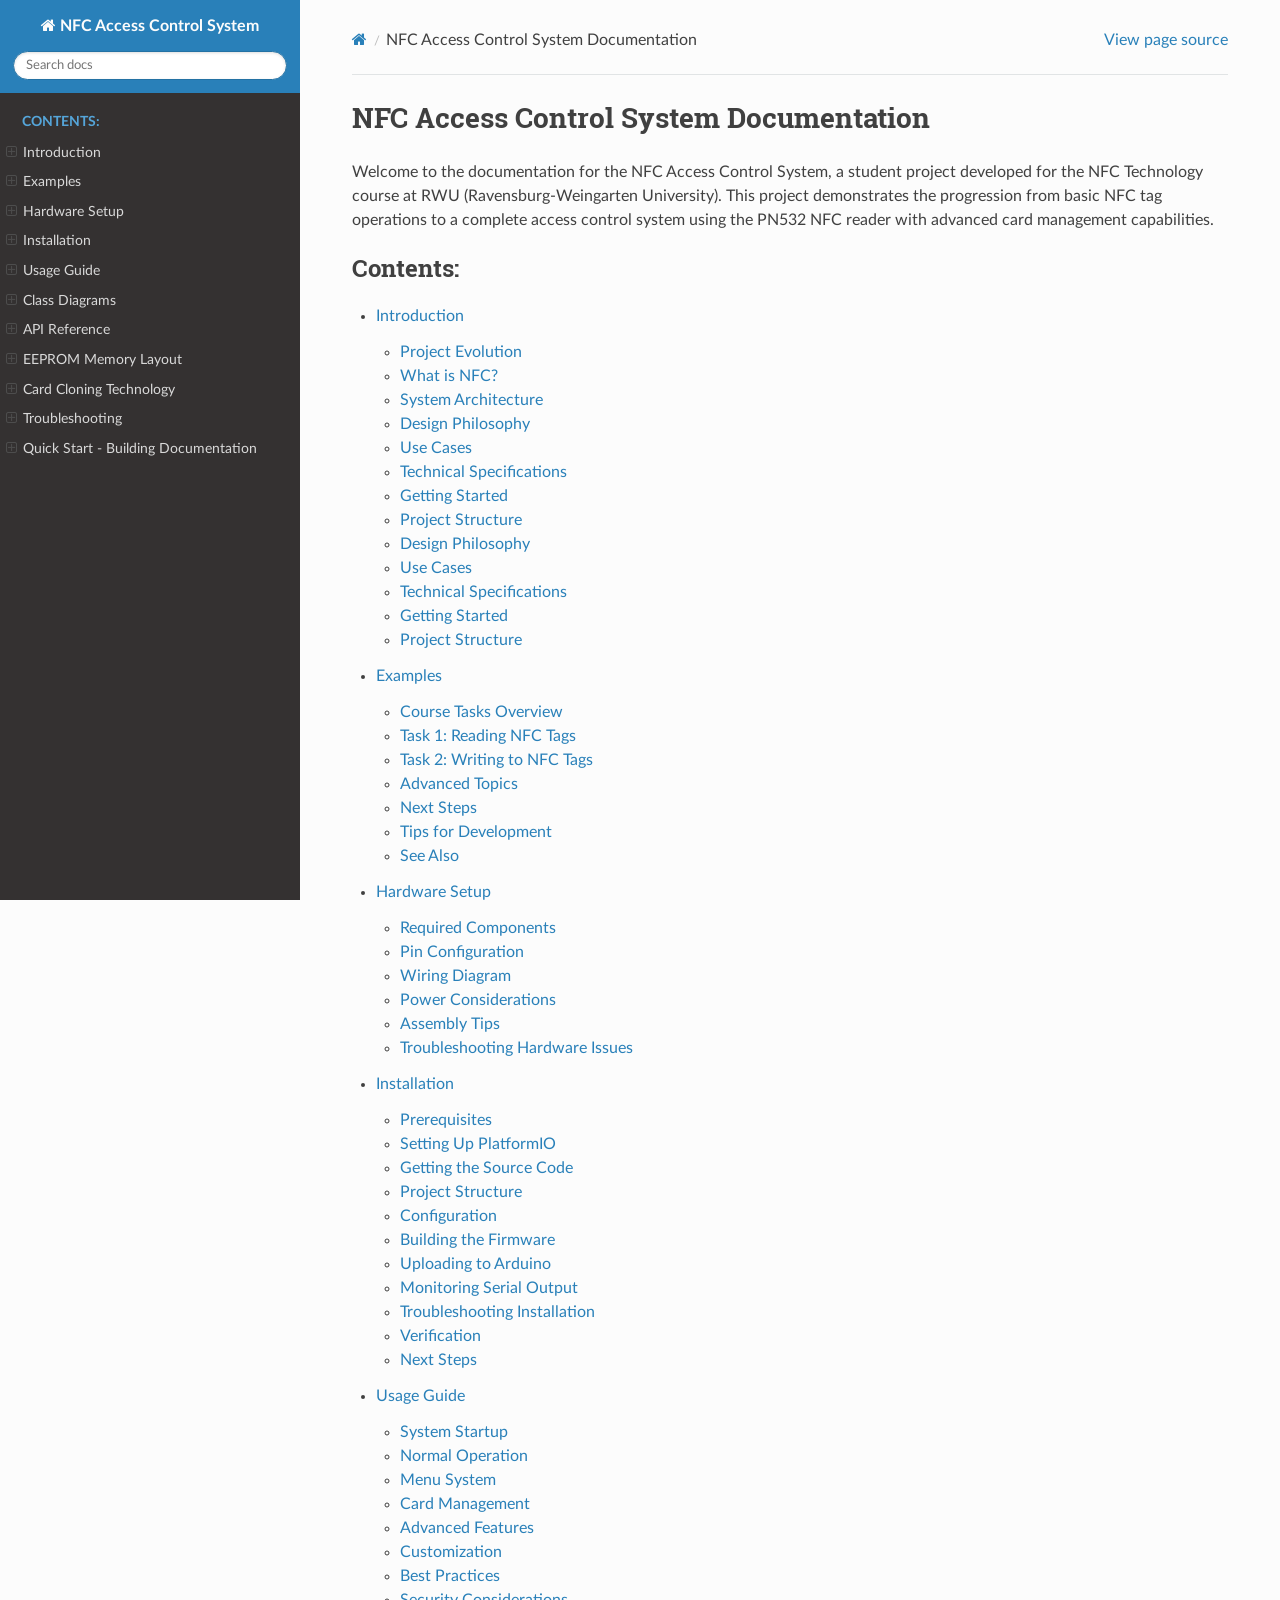
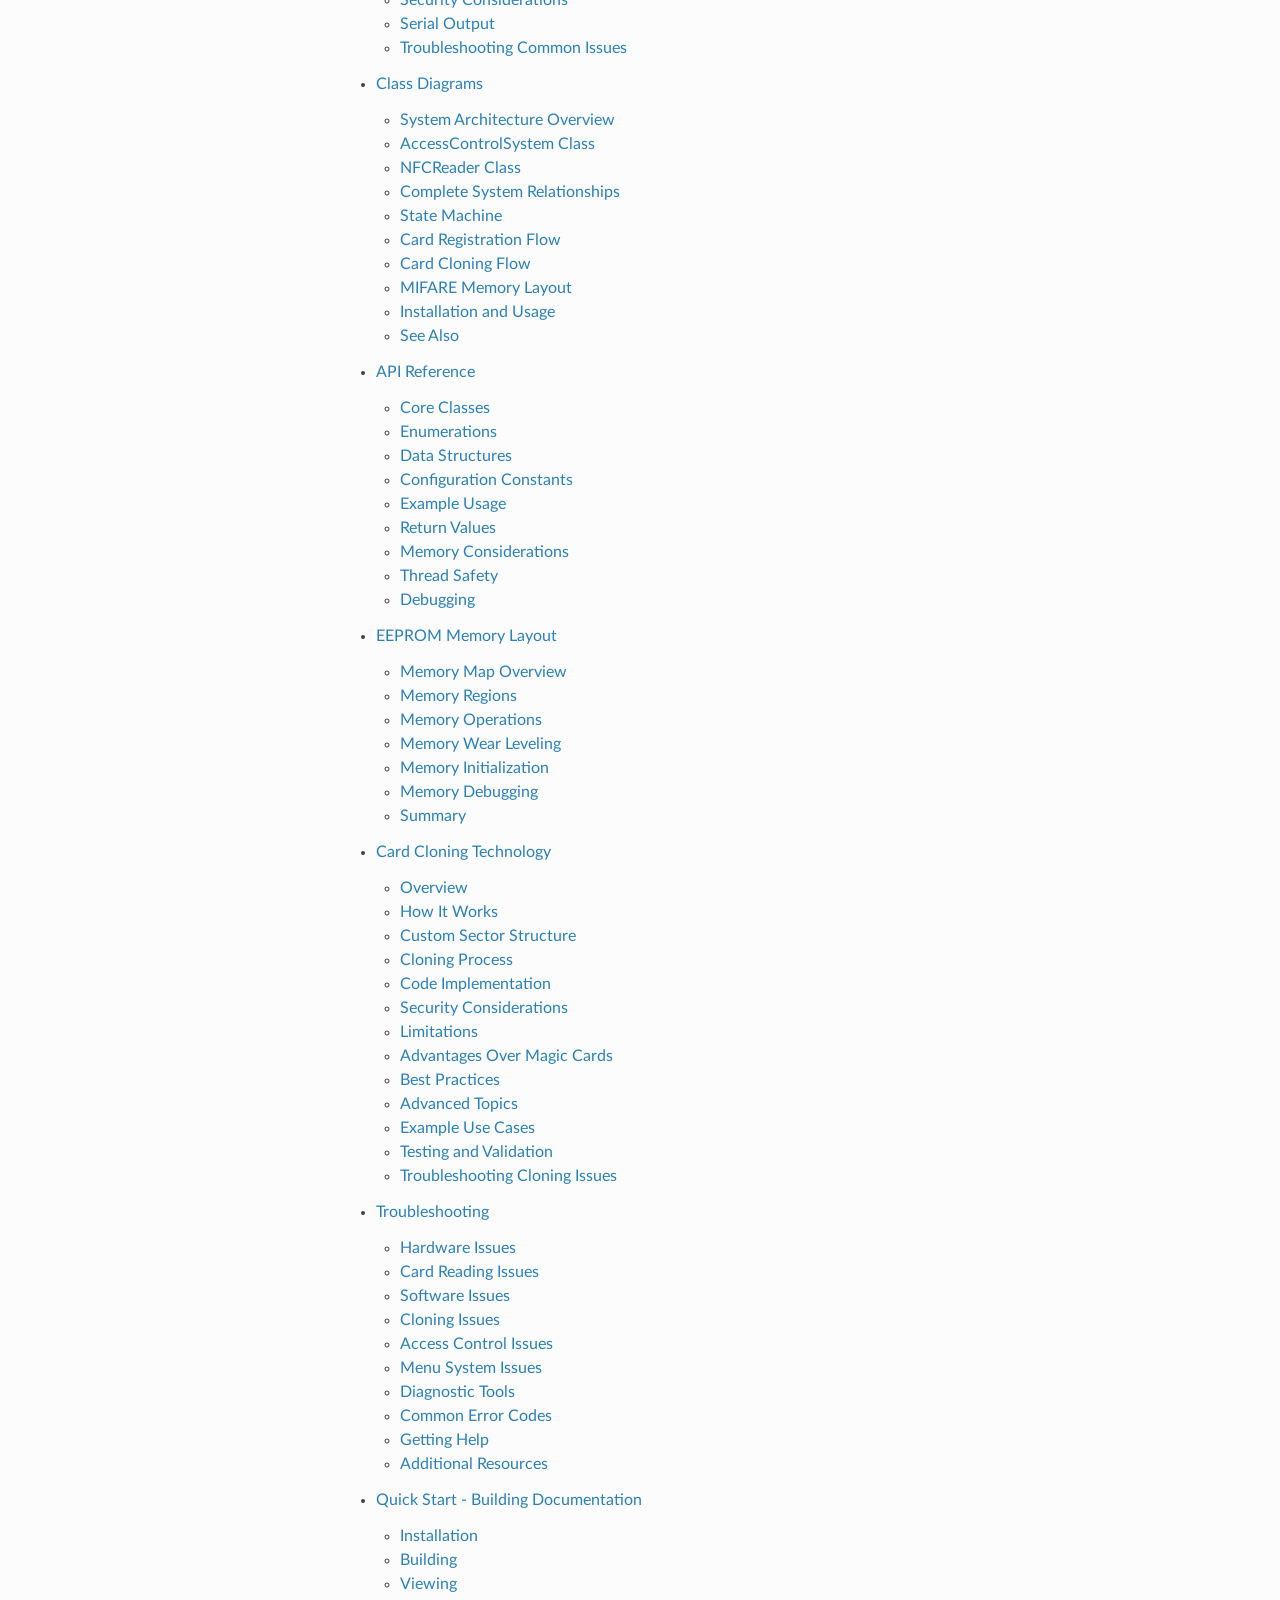
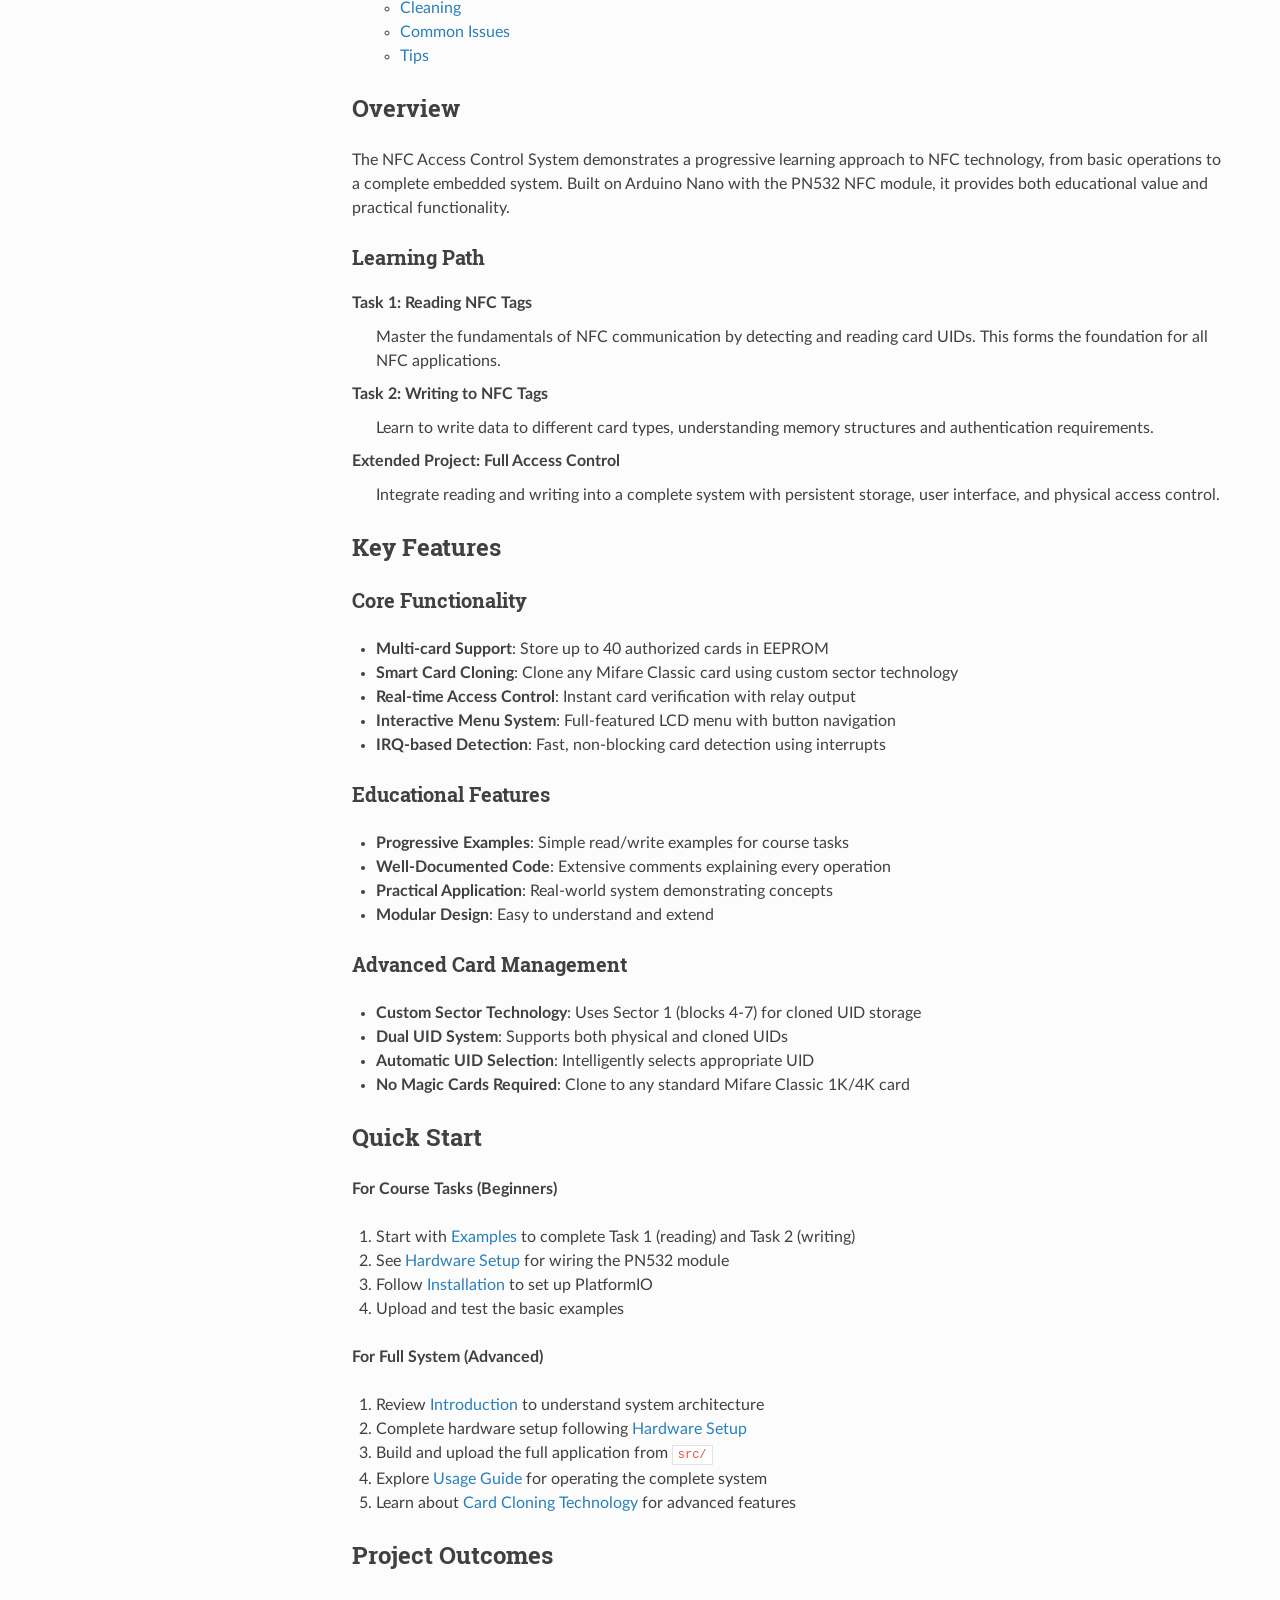
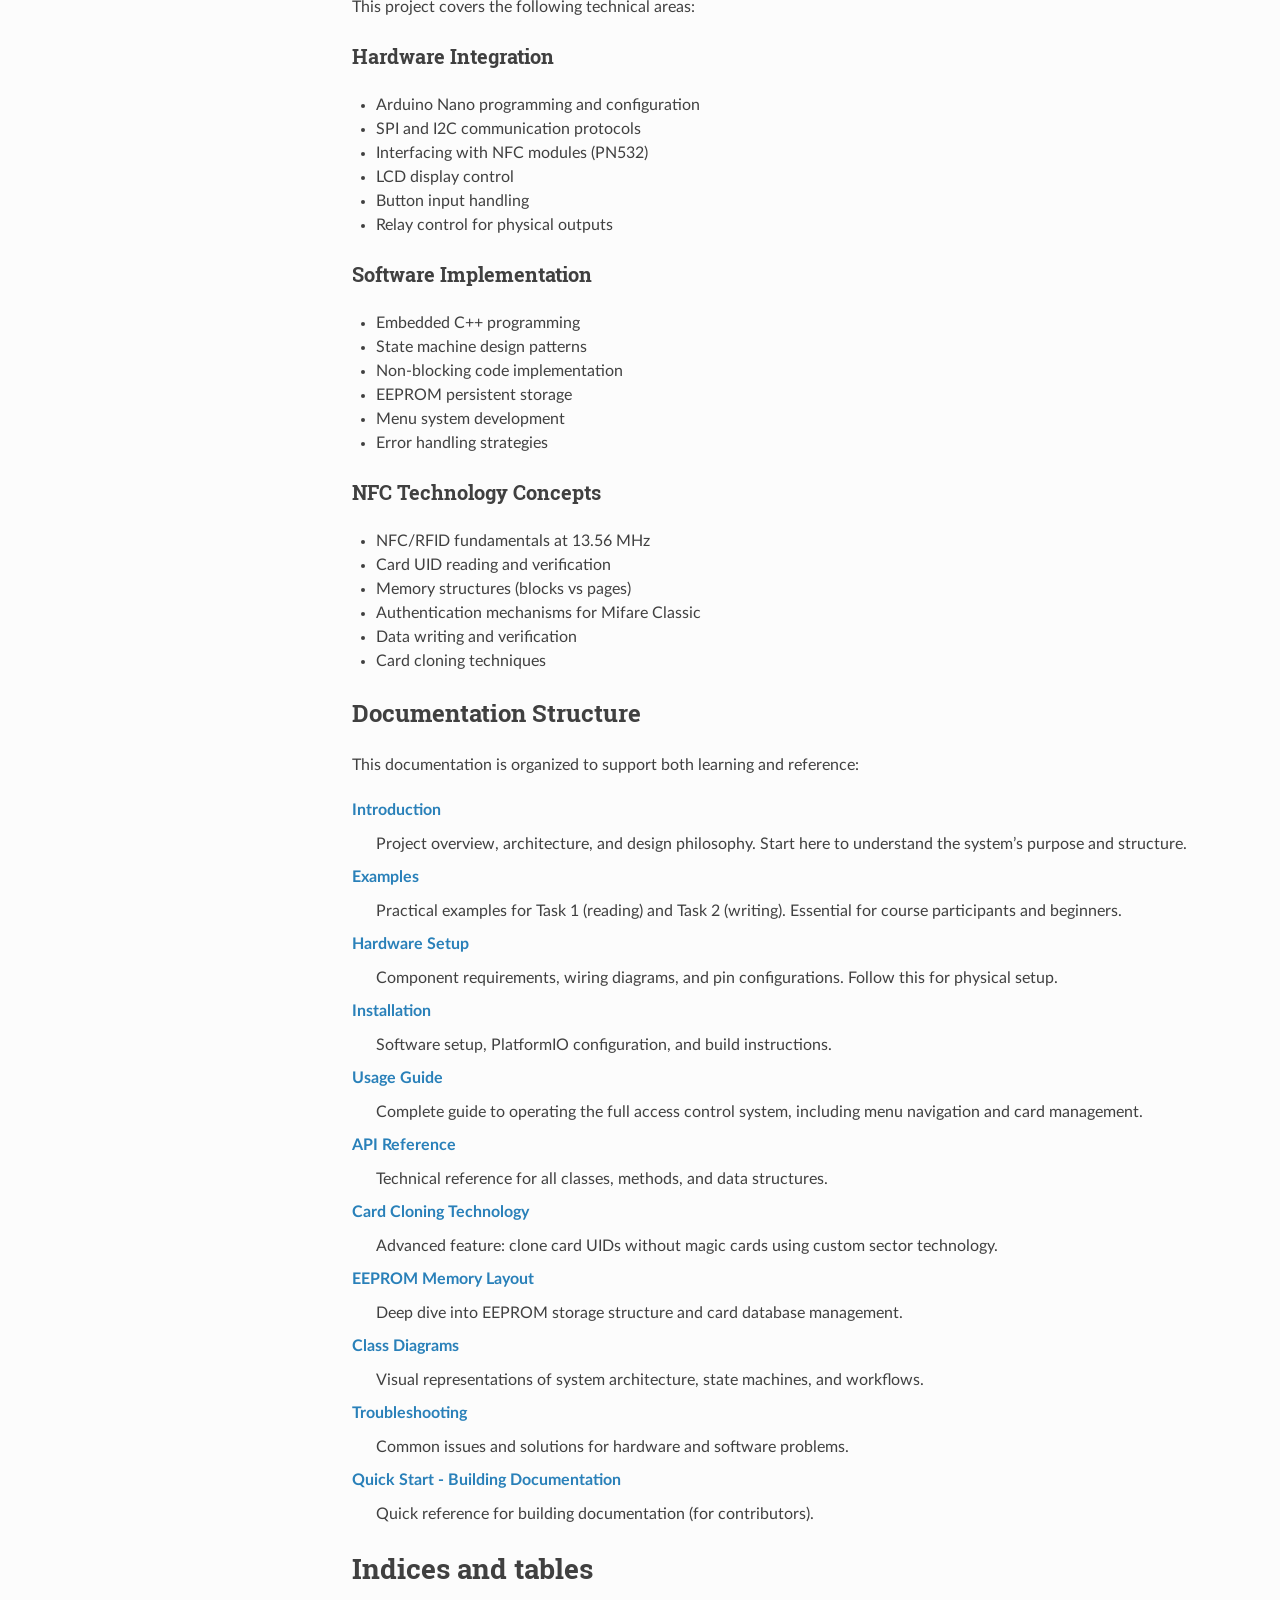
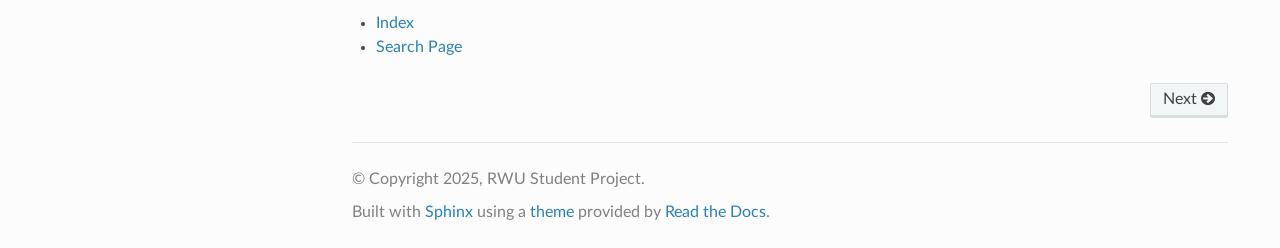
<file: index.html>
<!DOCTYPE html>
<html class="writer-html5" lang="en" data-content_root="./">
<head>
  <meta charset="utf-8" /><meta name="viewport" content="width=device-width, initial-scale=1" />

  <meta name="viewport" content="width=device-width, initial-scale=1.0" />
  <title>NFC Access Control System Documentation &mdash; NFC Access Control System 1.0.0 documentation</title>
      <link rel="stylesheet" type="text/css" href="_static/pygments.css?v=03e43079" />
      <link rel="stylesheet" type="text/css" href="_static/css/theme.css?v=e59714d7" />
      <link rel="stylesheet" type="text/css" href="_static/graphviz.css?v=4ae1632d" />
      <link rel="stylesheet" type="text/css" href="_static/custom.css?v=467e753e" />

  
      <script src="_static/jquery.js?v=5d32c60e"></script>
      <script src="_static/_sphinx_javascript_frameworks_compat.js?v=2cd50e6c"></script>
      <script src="_static/documentation_options.js?v=8d563738"></script>
      <script src="_static/doctools.js?v=9bcbadda"></script>
      <script src="_static/sphinx_highlight.js?v=dc90522c"></script>
    <script src="_static/js/theme.js"></script>
    <link rel="index" title="Index" href="genindex.html" />
    <link rel="search" title="Search" href="search.html" />
    <link rel="next" title="Introduction" href="introduction.html" /> 
</head>

<body class="wy-body-for-nav"> 
  <div class="wy-grid-for-nav">
    <nav data-toggle="wy-nav-shift" class="wy-nav-side">
      <div class="wy-side-scroll">
        <div class="wy-side-nav-search" >

          
          
          <a href="#" class="icon icon-home">
            NFC Access Control System
          </a>
<div role="search">
  <form id="rtd-search-form" class="wy-form" action="search.html" method="get">
    <input type="text" name="q" placeholder="Search docs" aria-label="Search docs" />
    <input type="hidden" name="check_keywords" value="yes" />
    <input type="hidden" name="area" value="default" />
  </form>
</div>
        </div><div class="wy-menu wy-menu-vertical" data-spy="affix" role="navigation" aria-label="Navigation menu">
              <p class="caption" role="heading"><span class="caption-text">Contents:</span></p>
<ul>
<li class="toctree-l1"><a class="reference internal" href="introduction.html">Introduction</a><ul>
<li class="toctree-l2"><a class="reference internal" href="introduction.html#project-evolution">Project Evolution</a></li>
<li class="toctree-l2"><a class="reference internal" href="introduction.html#what-is-nfc">What is NFC?</a></li>
<li class="toctree-l2"><a class="reference internal" href="introduction.html#system-architecture">System Architecture</a><ul>
<li class="toctree-l3"><a class="reference internal" href="introduction.html#hardware-layer">Hardware Layer</a></li>
<li class="toctree-l3"><a class="reference internal" href="introduction.html#software-layer">Software Layer</a></li>
</ul>
</li>
<li class="toctree-l2"><a class="reference internal" href="introduction.html#design-philosophy">Design Philosophy</a><ul>
<li class="toctree-l3"><a class="reference internal" href="introduction.html#security-first">Security First</a></li>
<li class="toctree-l3"><a class="reference internal" href="introduction.html#user-friendly">User Friendly</a></li>
<li class="toctree-l3"><a class="reference internal" href="introduction.html#educational-value">Educational Value</a></li>
<li class="toctree-l3"><a class="reference internal" href="introduction.html#flexibility">Flexibility</a></li>
<li class="toctree-l3"><a class="reference internal" href="introduction.html#reliability">Reliability</a></li>
</ul>
</li>
<li class="toctree-l2"><a class="reference internal" href="introduction.html#use-cases">Use Cases</a><ul>
<li class="toctree-l3"><a class="reference internal" href="introduction.html#educational-applications">Educational Applications</a></li>
<li class="toctree-l3"><a class="reference internal" href="introduction.html#practical-applications">Practical Applications</a></li>
</ul>
</li>
<li class="toctree-l2"><a class="reference internal" href="introduction.html#technical-specifications">Technical Specifications</a><ul>
<li class="toctree-l3"><a class="reference internal" href="introduction.html#hardware-requirements">Hardware Requirements</a></li>
<li class="toctree-l3"><a class="reference internal" href="introduction.html#software-capabilities">Software Capabilities</a></li>
<li class="toctree-l3"><a class="reference internal" href="introduction.html#performance-metrics">Performance Metrics</a></li>
</ul>
</li>
<li class="toctree-l2"><a class="reference internal" href="introduction.html#getting-started">Getting Started</a></li>
<li class="toctree-l2"><a class="reference internal" href="introduction.html#project-structure">Project Structure</a><ul>
<li class="toctree-l3"><a class="reference internal" href="introduction.html#id1">Hardware Layer</a></li>
<li class="toctree-l3"><a class="reference internal" href="introduction.html#id2">Software Layer</a></li>
</ul>
</li>
<li class="toctree-l2"><a class="reference internal" href="introduction.html#id3">Design Philosophy</a><ul>
<li class="toctree-l3"><a class="reference internal" href="introduction.html#id4">Security First</a></li>
<li class="toctree-l3"><a class="reference internal" href="introduction.html#id5">User Friendly</a></li>
<li class="toctree-l3"><a class="reference internal" href="introduction.html#id6">Educational Value</a></li>
<li class="toctree-l3"><a class="reference internal" href="introduction.html#id7">Flexibility</a></li>
<li class="toctree-l3"><a class="reference internal" href="introduction.html#id8">Reliability</a></li>
</ul>
</li>
<li class="toctree-l2"><a class="reference internal" href="introduction.html#id9">Use Cases</a><ul>
<li class="toctree-l3"><a class="reference internal" href="introduction.html#id10">Educational Applications</a></li>
<li class="toctree-l3"><a class="reference internal" href="introduction.html#id11">Practical Applications</a></li>
</ul>
</li>
<li class="toctree-l2"><a class="reference internal" href="introduction.html#id12">Technical Specifications</a><ul>
<li class="toctree-l3"><a class="reference internal" href="introduction.html#id13">Hardware Requirements</a></li>
<li class="toctree-l3"><a class="reference internal" href="introduction.html#id14">Software Capabilities</a></li>
<li class="toctree-l3"><a class="reference internal" href="introduction.html#id15">Performance Metrics</a></li>
</ul>
</li>
<li class="toctree-l2"><a class="reference internal" href="introduction.html#id16">Getting Started</a></li>
<li class="toctree-l2"><a class="reference internal" href="introduction.html#id17">Project Structure</a></li>
</ul>
</li>
<li class="toctree-l1"><a class="reference internal" href="examples.html">Examples</a><ul>
<li class="toctree-l2"><a class="reference internal" href="examples.html#course-tasks-overview">Course Tasks Overview</a></li>
<li class="toctree-l2"><a class="reference internal" href="examples.html#task-1-reading-nfc-tags">Task 1: Reading NFC Tags</a><ul>
<li class="toctree-l3"><a class="reference internal" href="examples.html#learning-objectives">Learning Objectives</a></li>
<li class="toctree-l3"><a class="reference internal" href="examples.html#example-code-read-example-cpp">Example Code: read_example.cpp</a></li>
<li class="toctree-l3"><a class="reference internal" href="examples.html#key-concepts">Key Concepts</a></li>
<li class="toctree-l3"><a class="reference internal" href="examples.html#running-the-example">Running the Example</a></li>
<li class="toctree-l3"><a class="reference internal" href="examples.html#expected-output">Expected Output</a></li>
</ul>
</li>
<li class="toctree-l2"><a class="reference internal" href="examples.html#task-2-writing-to-nfc-tags">Task 2: Writing to NFC Tags</a><ul>
<li class="toctree-l3"><a class="reference internal" href="examples.html#id1">Learning Objectives</a></li>
<li class="toctree-l3"><a class="reference internal" href="examples.html#example-code-write-example-cpp">Example Code: write_example.cpp</a></li>
<li class="toctree-l3"><a class="reference internal" href="examples.html#card-storage-structures">Card Storage Structures</a></li>
<li class="toctree-l3"><a class="reference internal" href="examples.html#write-functions-reference">Write Functions Reference</a></li>
<li class="toctree-l3"><a class="reference internal" href="examples.html#id2">Running the Example</a></li>
<li class="toctree-l3"><a class="reference internal" href="examples.html#safety-tips">Safety Tips</a></li>
<li class="toctree-l3"><a class="reference internal" href="examples.html#common-issues-and-solutions">Common Issues and Solutions</a></li>
</ul>
</li>
<li class="toctree-l2"><a class="reference internal" href="examples.html#advanced-topics">Advanced Topics</a><ul>
<li class="toctree-l3"><a class="reference internal" href="examples.html#card-cloning">Card Cloning</a></li>
<li class="toctree-l3"><a class="reference internal" href="examples.html#ndef-messages">NDEF Messages</a></li>
</ul>
</li>
<li class="toctree-l2"><a class="reference internal" href="examples.html#next-steps">Next Steps</a></li>
<li class="toctree-l2"><a class="reference internal" href="examples.html#tips-for-development">Tips for Development</a></li>
<li class="toctree-l2"><a class="reference internal" href="examples.html#see-also">See Also</a></li>
</ul>
</li>
<li class="toctree-l1"><a class="reference internal" href="hardware.html">Hardware Setup</a><ul>
<li class="toctree-l2"><a class="reference internal" href="hardware.html#required-components">Required Components</a><ul>
<li class="toctree-l3"><a class="reference internal" href="hardware.html#core-components">Core Components</a></li>
<li class="toctree-l3"><a class="reference internal" href="hardware.html#additional-components">Additional Components</a></li>
</ul>
</li>
<li class="toctree-l2"><a class="reference internal" href="hardware.html#pin-configuration">Pin Configuration</a><ul>
<li class="toctree-l3"><a class="reference internal" href="hardware.html#pn532-nfc-module-spi-mode">PN532 NFC Module (SPI Mode)</a></li>
<li class="toctree-l3"><a class="reference internal" href="hardware.html#lcd-display-4-bit-parallel">LCD Display (4-bit Parallel)</a></li>
<li class="toctree-l3"><a class="reference internal" href="hardware.html#navigation-buttons">Navigation Buttons</a></li>
<li class="toctree-l3"><a class="reference internal" href="hardware.html#relay-module">Relay Module</a></li>
</ul>
</li>
<li class="toctree-l2"><a class="reference internal" href="hardware.html#wiring-diagram">Wiring Diagram</a></li>
<li class="toctree-l2"><a class="reference internal" href="hardware.html#power-considerations">Power Considerations</a></li>
<li class="toctree-l2"><a class="reference internal" href="hardware.html#assembly-tips">Assembly Tips</a></li>
<li class="toctree-l2"><a class="reference internal" href="hardware.html#troubleshooting-hardware-issues">Troubleshooting Hardware Issues</a><ul>
<li class="toctree-l3"><a class="reference internal" href="hardware.html#lcd-not-displaying">LCD Not Displaying</a></li>
<li class="toctree-l3"><a class="reference internal" href="hardware.html#pn532-not-detected">PN532 Not Detected</a></li>
<li class="toctree-l3"><a class="reference internal" href="hardware.html#buttons-not-responding">Buttons Not Responding</a></li>
<li class="toctree-l3"><a class="reference internal" href="hardware.html#relay-not-activating">Relay Not Activating</a></li>
</ul>
</li>
</ul>
</li>
<li class="toctree-l1"><a class="reference internal" href="installation.html">Installation</a><ul>
<li class="toctree-l2"><a class="reference internal" href="installation.html#prerequisites">Prerequisites</a><ul>
<li class="toctree-l3"><a class="reference internal" href="installation.html#required-software">Required Software</a></li>
<li class="toctree-l3"><a class="reference internal" href="installation.html#recommended-tools">Recommended Tools</a></li>
</ul>
</li>
<li class="toctree-l2"><a class="reference internal" href="installation.html#setting-up-platformio">Setting Up PlatformIO</a><ul>
<li class="toctree-l3"><a class="reference internal" href="installation.html#option-1-platformio-ide-recommended">Option 1: PlatformIO IDE (Recommended)</a></li>
<li class="toctree-l3"><a class="reference internal" href="installation.html#option-2-platformio-core-cli">Option 2: PlatformIO Core (CLI)</a></li>
</ul>
</li>
<li class="toctree-l2"><a class="reference internal" href="installation.html#getting-the-source-code">Getting the Source Code</a><ul>
<li class="toctree-l3"><a class="reference internal" href="installation.html#clone-from-repository">Clone from Repository</a></li>
<li class="toctree-l3"><a class="reference internal" href="installation.html#download-zip">Download ZIP</a></li>
</ul>
</li>
<li class="toctree-l2"><a class="reference internal" href="installation.html#project-structure">Project Structure</a></li>
<li class="toctree-l2"><a class="reference internal" href="installation.html#configuration">Configuration</a><ul>
<li class="toctree-l3"><a class="reference internal" href="installation.html#pin-configuration">Pin Configuration</a></li>
</ul>
</li>
<li class="toctree-l2"><a class="reference internal" href="installation.html#building-the-firmware">Building the Firmware</a><ul>
<li class="toctree-l3"><a class="reference internal" href="installation.html#using-platformio-ide">Using PlatformIO IDE</a></li>
<li class="toctree-l3"><a class="reference internal" href="installation.html#using-platformio-cli">Using PlatformIO CLI</a></li>
</ul>
</li>
<li class="toctree-l2"><a class="reference internal" href="installation.html#uploading-to-arduino">Uploading to Arduino</a><ul>
<li class="toctree-l3"><a class="reference internal" href="installation.html#preparing-the-arduino">Preparing the Arduino</a></li>
<li class="toctree-l3"><a class="reference internal" href="installation.html#id1">Using PlatformIO IDE</a></li>
<li class="toctree-l3"><a class="reference internal" href="installation.html#specifying-upload-port">Specifying Upload Port</a></li>
</ul>
</li>
<li class="toctree-l2"><a class="reference internal" href="installation.html#monitoring-serial-output">Monitoring Serial Output</a><ul>
<li class="toctree-l3"><a class="reference internal" href="installation.html#using-platformio">Using PlatformIO</a></li>
<li class="toctree-l3"><a class="reference internal" href="installation.html#using-arduino-ide-serial-monitor">Using Arduino IDE Serial Monitor</a></li>
</ul>
</li>
<li class="toctree-l2"><a class="reference internal" href="installation.html#troubleshooting-installation">Troubleshooting Installation</a><ul>
<li class="toctree-l3"><a class="reference internal" href="installation.html#build-errors">Build Errors</a></li>
<li class="toctree-l3"><a class="reference internal" href="installation.html#upload-errors">Upload Errors</a></li>
</ul>
</li>
<li class="toctree-l2"><a class="reference internal" href="installation.html#verification">Verification</a></li>
<li class="toctree-l2"><a class="reference internal" href="installation.html#next-steps">Next Steps</a></li>
</ul>
</li>
<li class="toctree-l1"><a class="reference internal" href="usage.html">Usage Guide</a><ul>
<li class="toctree-l2"><a class="reference internal" href="usage.html#system-startup">System Startup</a></li>
<li class="toctree-l2"><a class="reference internal" href="usage.html#normal-operation">Normal Operation</a><ul>
<li class="toctree-l3"><a class="reference internal" href="usage.html#scanning-cards">Scanning Cards</a></li>
</ul>
</li>
<li class="toctree-l2"><a class="reference internal" href="usage.html#menu-system">Menu System</a><ul>
<li class="toctree-l3"><a class="reference internal" href="usage.html#accessing-the-menu">Accessing the Menu</a></li>
<li class="toctree-l3"><a class="reference internal" href="usage.html#menu-navigation">Menu Navigation</a></li>
<li class="toctree-l3"><a class="reference internal" href="usage.html#main-menu-items">Main Menu Items</a></li>
</ul>
</li>
<li class="toctree-l2"><a class="reference internal" href="usage.html#card-management">Card Management</a><ul>
<li class="toctree-l3"><a class="reference internal" href="usage.html#registering-a-new-card">Registering a New Card</a></li>
<li class="toctree-l3"><a class="reference internal" href="usage.html#deleting-a-card">Deleting a Card</a></li>
<li class="toctree-l3"><a class="reference internal" href="usage.html#listing-stored-cards">Listing Stored Cards</a></li>
</ul>
</li>
<li class="toctree-l2"><a class="reference internal" href="usage.html#advanced-features">Advanced Features</a><ul>
<li class="toctree-l3"><a class="reference internal" href="usage.html#card-cloning">Card Cloning</a></li>
<li class="toctree-l3"><a class="reference internal" href="usage.html#system-information">System Information</a></li>
</ul>
</li>
<li class="toctree-l2"><a class="reference internal" href="usage.html#customization">Customization</a><ul>
<li class="toctree-l3"><a class="reference internal" href="usage.html#access-duration">Access Duration</a></li>
<li class="toctree-l3"><a class="reference internal" href="usage.html#button-configuration">Button Configuration</a></li>
<li class="toctree-l3"><a class="reference internal" href="usage.html#card-capacity">Card Capacity</a></li>
</ul>
</li>
<li class="toctree-l2"><a class="reference internal" href="usage.html#best-practices">Best Practices</a><ul>
<li class="toctree-l3"><a class="reference internal" href="usage.html#regular-operation">Regular Operation</a></li>
<li class="toctree-l3"><a class="reference internal" href="usage.html#id1">Card Management</a></li>
<li class="toctree-l3"><a class="reference internal" href="usage.html#system-maintenance">System Maintenance</a></li>
</ul>
</li>
<li class="toctree-l2"><a class="reference internal" href="usage.html#security-considerations">Security Considerations</a><ul>
<li class="toctree-l3"><a class="reference internal" href="usage.html#physical-security">Physical Security</a></li>
<li class="toctree-l3"><a class="reference internal" href="usage.html#access-control">Access Control</a></li>
</ul>
</li>
<li class="toctree-l2"><a class="reference internal" href="usage.html#serial-output">Serial Output</a></li>
<li class="toctree-l2"><a class="reference internal" href="usage.html#troubleshooting-common-issues">Troubleshooting Common Issues</a><ul>
<li class="toctree-l3"><a class="reference internal" href="usage.html#card-not-reading">Card Not Reading</a></li>
<li class="toctree-l3"><a class="reference internal" href="usage.html#false-readings">False Readings</a></li>
<li class="toctree-l3"><a class="reference internal" href="usage.html#menu-not-responding">Menu Not Responding</a></li>
<li class="toctree-l3"><a class="reference internal" href="usage.html#relay-not-activating">Relay Not Activating</a></li>
</ul>
</li>
</ul>
</li>
<li class="toctree-l1"><a class="reference internal" href="diagrams.html">Class Diagrams</a><ul>
<li class="toctree-l2"><a class="reference internal" href="diagrams.html#system-architecture-overview">System Architecture Overview</a></li>
<li class="toctree-l2"><a class="reference internal" href="diagrams.html#accesscontrolsystem-class">AccessControlSystem Class</a></li>
<li class="toctree-l2"><a class="reference internal" href="diagrams.html#nfcreader-class">NFCReader Class</a></li>
<li class="toctree-l2"><a class="reference internal" href="diagrams.html#complete-system-relationships">Complete System Relationships</a></li>
<li class="toctree-l2"><a class="reference internal" href="diagrams.html#state-machine">State Machine</a></li>
<li class="toctree-l2"><a class="reference internal" href="diagrams.html#card-registration-flow">Card Registration Flow</a></li>
<li class="toctree-l2"><a class="reference internal" href="diagrams.html#card-cloning-flow">Card Cloning Flow</a></li>
<li class="toctree-l2"><a class="reference internal" href="diagrams.html#mifare-memory-layout">MIFARE Memory Layout</a></li>
<li class="toctree-l2"><a class="reference internal" href="diagrams.html#installation-and-usage">Installation and Usage</a></li>
<li class="toctree-l2"><a class="reference internal" href="diagrams.html#see-also">See Also</a></li>
</ul>
</li>
<li class="toctree-l1"><a class="reference internal" href="api.html">API Reference</a><ul>
<li class="toctree-l2"><a class="reference internal" href="api.html#core-classes">Core Classes</a><ul>
<li class="toctree-l3"><a class="reference internal" href="api.html#accesscontrolsystem">AccessControlSystem</a><ul>
<li class="toctree-l4"><a class="reference internal" href="api.html#_CPPv419AccessControlSystem"><code class="docutils literal notranslate"><span class="pre">AccessControlSystem</span></code></a></li>
</ul>
</li>
<li class="toctree-l3"><a class="reference internal" href="api.html#nfcreader">NFCReader</a><ul>
<li class="toctree-l4"><a class="reference internal" href="api.html#_CPPv49NFCReader"><code class="docutils literal notranslate"><span class="pre">NFCReader</span></code></a></li>
</ul>
</li>
</ul>
</li>
<li class="toctree-l2"><a class="reference internal" href="api.html#enumerations">Enumerations</a><ul>
<li class="toctree-l3"><a class="reference internal" href="api.html#nfccommmode">NFCCommMode</a></li>
<li class="toctree-l3"><a class="reference internal" href="api.html#nfcreadmode">NFCReadMode</a></li>
<li class="toctree-l3"><a class="reference internal" href="api.html#nfccardtype">NFCCardType</a></li>
</ul>
</li>
<li class="toctree-l2"><a class="reference internal" href="api.html#data-structures">Data Structures</a><ul>
<li class="toctree-l3"><a class="reference internal" href="api.html#nfccardinfo">NFCCardInfo</a></li>
<li class="toctree-l3"><a class="reference internal" href="api.html#nfcwriteresult">NFCWriteResult</a></li>
<li class="toctree-l3"><a class="reference internal" href="api.html#systemstate">SystemState</a></li>
<li class="toctree-l3"><a class="reference internal" href="api.html#state-machine-diagram">State Machine Diagram</a></li>
<li class="toctree-l3"><a class="reference internal" href="api.html#menuitem">MenuItem</a></li>
</ul>
</li>
<li class="toctree-l2"><a class="reference internal" href="api.html#configuration-constants">Configuration Constants</a><ul>
<li class="toctree-l3"><a class="reference internal" href="api.html#hardware-pin-definitions">Hardware Pin Definitions</a></li>
<li class="toctree-l3"><a class="reference internal" href="api.html#system-parameters">System Parameters</a></li>
<li class="toctree-l3"><a class="reference internal" href="api.html#eeprom-memory-map">EEPROM Memory Map</a></li>
<li class="toctree-l3"><a class="reference internal" href="api.html#custom-sector-configuration">Custom Sector Configuration</a></li>
</ul>
</li>
<li class="toctree-l2"><a class="reference internal" href="api.html#example-usage">Example Usage</a><ul>
<li class="toctree-l3"><a class="reference internal" href="api.html#basic-setup">Basic Setup</a></li>
<li class="toctree-l3"><a class="reference internal" href="api.html#custom-card-handling">Custom Card Handling</a></li>
<li class="toctree-l3"><a class="reference internal" href="api.html#manual-card-registration">Manual Card Registration</a></li>
</ul>
</li>
<li class="toctree-l2"><a class="reference internal" href="api.html#return-values">Return Values</a></li>
<li class="toctree-l2"><a class="reference internal" href="api.html#memory-considerations">Memory Considerations</a><ul>
<li class="toctree-l3"><a class="reference internal" href="api.html#eeprom-usage">EEPROM Usage</a></li>
<li class="toctree-l3"><a class="reference internal" href="api.html#ram-usage">RAM Usage</a></li>
</ul>
</li>
<li class="toctree-l2"><a class="reference internal" href="api.html#thread-safety">Thread Safety</a></li>
<li class="toctree-l2"><a class="reference internal" href="api.html#debugging">Debugging</a></li>
</ul>
</li>
<li class="toctree-l1"><a class="reference internal" href="eeprom.html">EEPROM Memory Layout</a><ul>
<li class="toctree-l2"><a class="reference internal" href="eeprom.html#memory-map-overview">Memory Map Overview</a></li>
<li class="toctree-l2"><a class="reference internal" href="eeprom.html#memory-regions">Memory Regions</a><ul>
<li class="toctree-l3"><a class="reference internal" href="eeprom.html#header-section">Header Section</a></li>
<li class="toctree-l3"><a class="reference internal" href="eeprom.html#card-data-section">Card Data Section</a></li>
</ul>
</li>
<li class="toctree-l2"><a class="reference internal" href="eeprom.html#memory-operations">Memory Operations</a><ul>
<li class="toctree-l3"><a class="reference internal" href="eeprom.html#read-operation-flow">Read Operation Flow</a></li>
<li class="toctree-l3"><a class="reference internal" href="eeprom.html#write-operation-flow">Write Operation Flow</a></li>
</ul>
</li>
<li class="toctree-l2"><a class="reference internal" href="eeprom.html#memory-wear-leveling">Memory Wear Leveling</a><ul>
<li class="toctree-l3"><a class="reference internal" href="eeprom.html#write-frequency-estimation">Write Frequency Estimation</a></li>
<li class="toctree-l3"><a class="reference internal" href="eeprom.html#best-practices">Best Practices</a></li>
</ul>
</li>
<li class="toctree-l2"><a class="reference internal" href="eeprom.html#memory-initialization">Memory Initialization</a><ul>
<li class="toctree-l3"><a class="reference internal" href="eeprom.html#first-time-setup">First-Time Setup</a></li>
<li class="toctree-l3"><a class="reference internal" href="eeprom.html#code-example">Code Example</a></li>
</ul>
</li>
<li class="toctree-l2"><a class="reference internal" href="eeprom.html#memory-debugging">Memory Debugging</a></li>
<li class="toctree-l2"><a class="reference internal" href="eeprom.html#summary">Summary</a></li>
</ul>
</li>
<li class="toctree-l1"><a class="reference internal" href="card_cloning.html">Card Cloning Technology</a><ul>
<li class="toctree-l2"><a class="reference internal" href="card_cloning.html#overview">Overview</a></li>
<li class="toctree-l2"><a class="reference internal" href="card_cloning.html#how-it-works">How It Works</a><ul>
<li class="toctree-l3"><a class="reference internal" href="card_cloning.html#dual-uid-system">Dual UID System</a></li>
<li class="toctree-l3"><a class="reference internal" href="card_cloning.html#reading-priority">Reading Priority</a></li>
</ul>
</li>
<li class="toctree-l2"><a class="reference internal" href="card_cloning.html#custom-sector-structure">Custom Sector Structure</a><ul>
<li class="toctree-l3"><a class="reference internal" href="card_cloning.html#sector-1-layout">Sector 1 Layout</a></li>
<li class="toctree-l3"><a class="reference internal" href="card_cloning.html#block-4-structure-uid-block">Block 4 Structure (UID Block)</a></li>
<li class="toctree-l3"><a class="reference internal" href="card_cloning.html#block-5-structure-metadata-block">Block 5 Structure (Metadata Block)</a></li>
</ul>
</li>
<li class="toctree-l2"><a class="reference internal" href="card_cloning.html#cloning-process">Cloning Process</a><ul>
<li class="toctree-l3"><a class="reference internal" href="card_cloning.html#step-by-step-procedure">Step-by-Step Procedure</a></li>
</ul>
</li>
<li class="toctree-l2"><a class="reference internal" href="card_cloning.html#code-implementation">Code Implementation</a><ul>
<li class="toctree-l3"><a class="reference internal" href="card_cloning.html#nfcreader-clonecard-method">NFCReader::cloneCard() Method</a></li>
<li class="toctree-l3"><a class="reference internal" href="card_cloning.html#reading-cloned-uid">Reading Cloned UID</a></li>
</ul>
</li>
<li class="toctree-l2"><a class="reference internal" href="card_cloning.html#security-considerations">Security Considerations</a><ul>
<li class="toctree-l3"><a class="reference internal" href="card_cloning.html#authentication-keys">Authentication Keys</a></li>
<li class="toctree-l3"><a class="reference internal" href="card_cloning.html#access-control">Access Control</a></li>
<li class="toctree-l3"><a class="reference internal" href="card_cloning.html#physical-security">Physical Security</a></li>
</ul>
</li>
<li class="toctree-l2"><a class="reference internal" href="card_cloning.html#limitations">Limitations</a><ul>
<li class="toctree-l3"><a class="reference internal" href="card_cloning.html#card-compatibility">Card Compatibility</a></li>
<li class="toctree-l3"><a class="reference internal" href="card_cloning.html#key-requirements">Key Requirements</a></li>
<li class="toctree-l3"><a class="reference internal" href="card_cloning.html#write-limitations">Write Limitations</a></li>
</ul>
</li>
<li class="toctree-l2"><a class="reference internal" href="card_cloning.html#advantages-over-magic-cards">Advantages Over Magic Cards</a><ul>
<li class="toctree-l3"><a class="reference internal" href="card_cloning.html#traditional-magic-cards">Traditional “Magic” Cards</a></li>
<li class="toctree-l3"><a class="reference internal" href="card_cloning.html#our-custom-sector-approach">Our Custom Sector Approach</a></li>
</ul>
</li>
<li class="toctree-l2"><a class="reference internal" href="card_cloning.html#best-practices">Best Practices</a><ul>
<li class="toctree-l3"><a class="reference internal" href="card_cloning.html#cloning-workflow">Cloning Workflow</a></li>
<li class="toctree-l3"><a class="reference internal" href="card_cloning.html#error-handling">Error Handling</a></li>
<li class="toctree-l3"><a class="reference internal" href="card_cloning.html#storage-management">Storage Management</a></li>
</ul>
</li>
<li class="toctree-l2"><a class="reference internal" href="card_cloning.html#advanced-topics">Advanced Topics</a><ul>
<li class="toctree-l3"><a class="reference internal" href="card_cloning.html#multi-identity-cards">Multi-Identity Cards</a></li>
<li class="toctree-l3"><a class="reference internal" href="card_cloning.html#encrypted-clones">Encrypted Clones</a></li>
<li class="toctree-l3"><a class="reference internal" href="card_cloning.html#time-limited-clones">Time-Limited Clones</a></li>
</ul>
</li>
<li class="toctree-l2"><a class="reference internal" href="card_cloning.html#example-use-cases">Example Use Cases</a><ul>
<li class="toctree-l3"><a class="reference internal" href="card_cloning.html#backup-access-card">Backup Access Card</a></li>
<li class="toctree-l3"><a class="reference internal" href="card_cloning.html#temporary-access">Temporary Access</a></li>
<li class="toctree-l3"><a class="reference internal" href="card_cloning.html#multi-location-access">Multi-Location Access</a></li>
</ul>
</li>
<li class="toctree-l2"><a class="reference internal" href="card_cloning.html#testing-and-validation">Testing and Validation</a></li>
<li class="toctree-l2"><a class="reference internal" href="card_cloning.html#troubleshooting-cloning-issues">Troubleshooting Cloning Issues</a></li>
</ul>
</li>
<li class="toctree-l1"><a class="reference internal" href="troubleshooting.html">Troubleshooting</a><ul>
<li class="toctree-l2"><a class="reference internal" href="troubleshooting.html#hardware-issues">Hardware Issues</a><ul>
<li class="toctree-l3"><a class="reference internal" href="troubleshooting.html#pn532-module-not-detected">PN532 Module Not Detected</a></li>
<li class="toctree-l3"><a class="reference internal" href="troubleshooting.html#lcd-display-issues">LCD Display Issues</a></li>
<li class="toctree-l3"><a class="reference internal" href="troubleshooting.html#button-problems">Button Problems</a></li>
<li class="toctree-l3"><a class="reference internal" href="troubleshooting.html#relay-issues">Relay Issues</a></li>
</ul>
</li>
<li class="toctree-l2"><a class="reference internal" href="troubleshooting.html#card-reading-issues">Card Reading Issues</a><ul>
<li class="toctree-l3"><a class="reference internal" href="troubleshooting.html#cards-not-detected">Cards Not Detected</a></li>
<li class="toctree-l3"><a class="reference internal" href="troubleshooting.html#specific-card-types">Specific Card Types</a></li>
</ul>
</li>
<li class="toctree-l2"><a class="reference internal" href="troubleshooting.html#software-issues">Software Issues</a><ul>
<li class="toctree-l3"><a class="reference internal" href="troubleshooting.html#compilation-errors">Compilation Errors</a></li>
<li class="toctree-l3"><a class="reference internal" href="troubleshooting.html#upload-failures">Upload Failures</a></li>
<li class="toctree-l3"><a class="reference internal" href="troubleshooting.html#runtime-errors">Runtime Errors</a></li>
</ul>
</li>
<li class="toctree-l2"><a class="reference internal" href="troubleshooting.html#cloning-issues">Cloning Issues</a><ul>
<li class="toctree-l3"><a class="reference internal" href="troubleshooting.html#authentication-failed">Authentication Failed</a></li>
<li class="toctree-l3"><a class="reference internal" href="troubleshooting.html#write-failed">Write Failed</a></li>
<li class="toctree-l3"><a class="reference internal" href="troubleshooting.html#verification-failed">Verification Failed</a></li>
<li class="toctree-l3"><a class="reference internal" href="troubleshooting.html#cloned-card-not-working">Cloned Card Not Working</a></li>
</ul>
</li>
<li class="toctree-l2"><a class="reference internal" href="troubleshooting.html#access-control-issues">Access Control Issues</a><ul>
<li class="toctree-l3"><a class="reference internal" href="troubleshooting.html#authorized-card-denied">Authorized Card Denied</a></li>
<li class="toctree-l3"><a class="reference internal" href="troubleshooting.html#unauthorized-card-granted">Unauthorized Card Granted</a></li>
<li class="toctree-l3"><a class="reference internal" href="troubleshooting.html#relay-timing-issues">Relay Timing Issues</a></li>
</ul>
</li>
<li class="toctree-l2"><a class="reference internal" href="troubleshooting.html#menu-system-issues">Menu System Issues</a><ul>
<li class="toctree-l3"><a class="reference internal" href="troubleshooting.html#menu-not-accessible">Menu Not Accessible</a></li>
<li class="toctree-l3"><a class="reference internal" href="troubleshooting.html#cannot-exit-menu">Cannot Exit Menu</a></li>
<li class="toctree-l3"><a class="reference internal" href="troubleshooting.html#cards-not-listing">Cards Not Listing</a></li>
</ul>
</li>
<li class="toctree-l2"><a class="reference internal" href="troubleshooting.html#diagnostic-tools">Diagnostic Tools</a><ul>
<li class="toctree-l3"><a class="reference internal" href="troubleshooting.html#serial-monitor-output">Serial Monitor Output</a></li>
<li class="toctree-l3"><a class="reference internal" href="troubleshooting.html#testing-individual-components">Testing Individual Components</a></li>
</ul>
</li>
<li class="toctree-l2"><a class="reference internal" href="troubleshooting.html#common-error-codes">Common Error Codes</a></li>
<li class="toctree-l2"><a class="reference internal" href="troubleshooting.html#getting-help">Getting Help</a><ul>
<li class="toctree-l3"><a class="reference internal" href="troubleshooting.html#before-seeking-support">Before Seeking Support</a></li>
<li class="toctree-l3"><a class="reference internal" href="troubleshooting.html#information-to-provide">Information to Provide</a></li>
<li class="toctree-l3"><a class="reference internal" href="troubleshooting.html#support-channels">Support Channels</a></li>
</ul>
</li>
<li class="toctree-l2"><a class="reference internal" href="troubleshooting.html#additional-resources">Additional Resources</a></li>
</ul>
</li>
<li class="toctree-l1"><a class="reference internal" href="quickstart.html">Quick Start - Building Documentation</a><ul>
<li class="toctree-l2"><a class="reference internal" href="quickstart.html#installation">Installation</a></li>
<li class="toctree-l2"><a class="reference internal" href="quickstart.html#building">Building</a><ul>
<li class="toctree-l3"><a class="reference internal" href="quickstart.html#html-documentation-recommended">HTML Documentation (Recommended)</a></li>
<li class="toctree-l3"><a class="reference internal" href="quickstart.html#pdf-documentation">PDF Documentation</a></li>
</ul>
</li>
<li class="toctree-l2"><a class="reference internal" href="quickstart.html#viewing">Viewing</a></li>
<li class="toctree-l2"><a class="reference internal" href="quickstart.html#cleaning">Cleaning</a></li>
<li class="toctree-l2"><a class="reference internal" href="quickstart.html#common-issues">Common Issues</a><ul>
<li class="toctree-l3"><a class="reference internal" href="quickstart.html#importerror-no-module-named-sphinx">ImportError: No module named sphinx</a></li>
<li class="toctree-l3"><a class="reference internal" href="quickstart.html#sphinx-build-command-not-found">sphinx-build command not found</a></li>
<li class="toctree-l3"><a class="reference internal" href="quickstart.html#theme-not-found">Theme not found</a></li>
<li class="toctree-l3"><a class="reference internal" href="quickstart.html#latex-errors-when-building-pdf">LaTeX errors when building PDF</a></li>
</ul>
</li>
<li class="toctree-l2"><a class="reference internal" href="quickstart.html#tips">Tips</a></li>
</ul>
</li>
</ul>

        </div>
      </div>
    </nav>

    <section data-toggle="wy-nav-shift" class="wy-nav-content-wrap"><nav class="wy-nav-top" aria-label="Mobile navigation menu" >
          <i data-toggle="wy-nav-top" class="fa fa-bars"></i>
          <a href="#">NFC Access Control System</a>
      </nav>

      <div class="wy-nav-content">
        <div class="rst-content">
          <div role="navigation" aria-label="Page navigation">
  <ul class="wy-breadcrumbs">
      <li><a href="#" class="icon icon-home" aria-label="Home"></a></li>
      <li class="breadcrumb-item active">NFC Access Control System Documentation</li>
      <li class="wy-breadcrumbs-aside">
            <a href="_sources/index.rst.txt" rel="nofollow"> View page source</a>
      </li>
  </ul>
  <hr/>
</div>
          <div role="main" class="document" itemscope="itemscope" itemtype="http://schema.org/Article">
           <div itemprop="articleBody">
             
  <section id="nfc-access-control-system-documentation">
<h1>NFC Access Control System Documentation<a class="headerlink" href="#nfc-access-control-system-documentation" title="Link to this heading"></a></h1>
<p>Welcome to the documentation for the NFC Access Control System, a student project
developed for the NFC Technology course at RWU (Ravensburg-Weingarten University).
This project demonstrates the progression from basic NFC tag operations to a complete
access control system using the PN532 NFC reader with advanced card management capabilities.</p>
<div class="toctree-wrapper compound">
<p class="caption" role="heading"><span class="caption-text">Contents:</span></p>
<ul>
<li class="toctree-l1"><a class="reference internal" href="introduction.html">Introduction</a><ul>
<li class="toctree-l2"><a class="reference internal" href="introduction.html#project-evolution">Project Evolution</a></li>
<li class="toctree-l2"><a class="reference internal" href="introduction.html#what-is-nfc">What is NFC?</a></li>
<li class="toctree-l2"><a class="reference internal" href="introduction.html#system-architecture">System Architecture</a></li>
<li class="toctree-l2"><a class="reference internal" href="introduction.html#design-philosophy">Design Philosophy</a></li>
<li class="toctree-l2"><a class="reference internal" href="introduction.html#use-cases">Use Cases</a></li>
<li class="toctree-l2"><a class="reference internal" href="introduction.html#technical-specifications">Technical Specifications</a></li>
<li class="toctree-l2"><a class="reference internal" href="introduction.html#getting-started">Getting Started</a></li>
<li class="toctree-l2"><a class="reference internal" href="introduction.html#project-structure">Project Structure</a></li>
<li class="toctree-l2"><a class="reference internal" href="introduction.html#id3">Design Philosophy</a></li>
<li class="toctree-l2"><a class="reference internal" href="introduction.html#id9">Use Cases</a></li>
<li class="toctree-l2"><a class="reference internal" href="introduction.html#id12">Technical Specifications</a></li>
<li class="toctree-l2"><a class="reference internal" href="introduction.html#id16">Getting Started</a></li>
<li class="toctree-l2"><a class="reference internal" href="introduction.html#id17">Project Structure</a></li>
</ul>
</li>
<li class="toctree-l1"><a class="reference internal" href="examples.html">Examples</a><ul>
<li class="toctree-l2"><a class="reference internal" href="examples.html#course-tasks-overview">Course Tasks Overview</a></li>
<li class="toctree-l2"><a class="reference internal" href="examples.html#task-1-reading-nfc-tags">Task 1: Reading NFC Tags</a></li>
<li class="toctree-l2"><a class="reference internal" href="examples.html#task-2-writing-to-nfc-tags">Task 2: Writing to NFC Tags</a></li>
<li class="toctree-l2"><a class="reference internal" href="examples.html#advanced-topics">Advanced Topics</a></li>
<li class="toctree-l2"><a class="reference internal" href="examples.html#next-steps">Next Steps</a></li>
<li class="toctree-l2"><a class="reference internal" href="examples.html#tips-for-development">Tips for Development</a></li>
<li class="toctree-l2"><a class="reference internal" href="examples.html#see-also">See Also</a></li>
</ul>
</li>
<li class="toctree-l1"><a class="reference internal" href="hardware.html">Hardware Setup</a><ul>
<li class="toctree-l2"><a class="reference internal" href="hardware.html#required-components">Required Components</a></li>
<li class="toctree-l2"><a class="reference internal" href="hardware.html#pin-configuration">Pin Configuration</a></li>
<li class="toctree-l2"><a class="reference internal" href="hardware.html#wiring-diagram">Wiring Diagram</a></li>
<li class="toctree-l2"><a class="reference internal" href="hardware.html#power-considerations">Power Considerations</a></li>
<li class="toctree-l2"><a class="reference internal" href="hardware.html#assembly-tips">Assembly Tips</a></li>
<li class="toctree-l2"><a class="reference internal" href="hardware.html#troubleshooting-hardware-issues">Troubleshooting Hardware Issues</a></li>
</ul>
</li>
<li class="toctree-l1"><a class="reference internal" href="installation.html">Installation</a><ul>
<li class="toctree-l2"><a class="reference internal" href="installation.html#prerequisites">Prerequisites</a></li>
<li class="toctree-l2"><a class="reference internal" href="installation.html#setting-up-platformio">Setting Up PlatformIO</a></li>
<li class="toctree-l2"><a class="reference internal" href="installation.html#getting-the-source-code">Getting the Source Code</a></li>
<li class="toctree-l2"><a class="reference internal" href="installation.html#project-structure">Project Structure</a></li>
<li class="toctree-l2"><a class="reference internal" href="installation.html#configuration">Configuration</a></li>
<li class="toctree-l2"><a class="reference internal" href="installation.html#building-the-firmware">Building the Firmware</a></li>
<li class="toctree-l2"><a class="reference internal" href="installation.html#uploading-to-arduino">Uploading to Arduino</a></li>
<li class="toctree-l2"><a class="reference internal" href="installation.html#monitoring-serial-output">Monitoring Serial Output</a></li>
<li class="toctree-l2"><a class="reference internal" href="installation.html#troubleshooting-installation">Troubleshooting Installation</a></li>
<li class="toctree-l2"><a class="reference internal" href="installation.html#verification">Verification</a></li>
<li class="toctree-l2"><a class="reference internal" href="installation.html#next-steps">Next Steps</a></li>
</ul>
</li>
<li class="toctree-l1"><a class="reference internal" href="usage.html">Usage Guide</a><ul>
<li class="toctree-l2"><a class="reference internal" href="usage.html#system-startup">System Startup</a></li>
<li class="toctree-l2"><a class="reference internal" href="usage.html#normal-operation">Normal Operation</a></li>
<li class="toctree-l2"><a class="reference internal" href="usage.html#menu-system">Menu System</a></li>
<li class="toctree-l2"><a class="reference internal" href="usage.html#card-management">Card Management</a></li>
<li class="toctree-l2"><a class="reference internal" href="usage.html#advanced-features">Advanced Features</a></li>
<li class="toctree-l2"><a class="reference internal" href="usage.html#customization">Customization</a></li>
<li class="toctree-l2"><a class="reference internal" href="usage.html#best-practices">Best Practices</a></li>
<li class="toctree-l2"><a class="reference internal" href="usage.html#security-considerations">Security Considerations</a></li>
<li class="toctree-l2"><a class="reference internal" href="usage.html#serial-output">Serial Output</a></li>
<li class="toctree-l2"><a class="reference internal" href="usage.html#troubleshooting-common-issues">Troubleshooting Common Issues</a></li>
</ul>
</li>
<li class="toctree-l1"><a class="reference internal" href="diagrams.html">Class Diagrams</a><ul>
<li class="toctree-l2"><a class="reference internal" href="diagrams.html#system-architecture-overview">System Architecture Overview</a></li>
<li class="toctree-l2"><a class="reference internal" href="diagrams.html#accesscontrolsystem-class">AccessControlSystem Class</a></li>
<li class="toctree-l2"><a class="reference internal" href="diagrams.html#nfcreader-class">NFCReader Class</a></li>
<li class="toctree-l2"><a class="reference internal" href="diagrams.html#complete-system-relationships">Complete System Relationships</a></li>
<li class="toctree-l2"><a class="reference internal" href="diagrams.html#state-machine">State Machine</a></li>
<li class="toctree-l2"><a class="reference internal" href="diagrams.html#card-registration-flow">Card Registration Flow</a></li>
<li class="toctree-l2"><a class="reference internal" href="diagrams.html#card-cloning-flow">Card Cloning Flow</a></li>
<li class="toctree-l2"><a class="reference internal" href="diagrams.html#mifare-memory-layout">MIFARE Memory Layout</a></li>
<li class="toctree-l2"><a class="reference internal" href="diagrams.html#installation-and-usage">Installation and Usage</a></li>
<li class="toctree-l2"><a class="reference internal" href="diagrams.html#see-also">See Also</a></li>
</ul>
</li>
<li class="toctree-l1"><a class="reference internal" href="api.html">API Reference</a><ul>
<li class="toctree-l2"><a class="reference internal" href="api.html#core-classes">Core Classes</a></li>
<li class="toctree-l2"><a class="reference internal" href="api.html#enumerations">Enumerations</a></li>
<li class="toctree-l2"><a class="reference internal" href="api.html#data-structures">Data Structures</a></li>
<li class="toctree-l2"><a class="reference internal" href="api.html#configuration-constants">Configuration Constants</a></li>
<li class="toctree-l2"><a class="reference internal" href="api.html#example-usage">Example Usage</a></li>
<li class="toctree-l2"><a class="reference internal" href="api.html#return-values">Return Values</a></li>
<li class="toctree-l2"><a class="reference internal" href="api.html#memory-considerations">Memory Considerations</a></li>
<li class="toctree-l2"><a class="reference internal" href="api.html#thread-safety">Thread Safety</a></li>
<li class="toctree-l2"><a class="reference internal" href="api.html#debugging">Debugging</a></li>
</ul>
</li>
<li class="toctree-l1"><a class="reference internal" href="eeprom.html">EEPROM Memory Layout</a><ul>
<li class="toctree-l2"><a class="reference internal" href="eeprom.html#memory-map-overview">Memory Map Overview</a></li>
<li class="toctree-l2"><a class="reference internal" href="eeprom.html#memory-regions">Memory Regions</a></li>
<li class="toctree-l2"><a class="reference internal" href="eeprom.html#memory-operations">Memory Operations</a></li>
<li class="toctree-l2"><a class="reference internal" href="eeprom.html#memory-wear-leveling">Memory Wear Leveling</a></li>
<li class="toctree-l2"><a class="reference internal" href="eeprom.html#memory-initialization">Memory Initialization</a></li>
<li class="toctree-l2"><a class="reference internal" href="eeprom.html#memory-debugging">Memory Debugging</a></li>
<li class="toctree-l2"><a class="reference internal" href="eeprom.html#summary">Summary</a></li>
</ul>
</li>
<li class="toctree-l1"><a class="reference internal" href="card_cloning.html">Card Cloning Technology</a><ul>
<li class="toctree-l2"><a class="reference internal" href="card_cloning.html#overview">Overview</a></li>
<li class="toctree-l2"><a class="reference internal" href="card_cloning.html#how-it-works">How It Works</a></li>
<li class="toctree-l2"><a class="reference internal" href="card_cloning.html#custom-sector-structure">Custom Sector Structure</a></li>
<li class="toctree-l2"><a class="reference internal" href="card_cloning.html#cloning-process">Cloning Process</a></li>
<li class="toctree-l2"><a class="reference internal" href="card_cloning.html#code-implementation">Code Implementation</a></li>
<li class="toctree-l2"><a class="reference internal" href="card_cloning.html#security-considerations">Security Considerations</a></li>
<li class="toctree-l2"><a class="reference internal" href="card_cloning.html#limitations">Limitations</a></li>
<li class="toctree-l2"><a class="reference internal" href="card_cloning.html#advantages-over-magic-cards">Advantages Over Magic Cards</a></li>
<li class="toctree-l2"><a class="reference internal" href="card_cloning.html#best-practices">Best Practices</a></li>
<li class="toctree-l2"><a class="reference internal" href="card_cloning.html#advanced-topics">Advanced Topics</a></li>
<li class="toctree-l2"><a class="reference internal" href="card_cloning.html#example-use-cases">Example Use Cases</a></li>
<li class="toctree-l2"><a class="reference internal" href="card_cloning.html#testing-and-validation">Testing and Validation</a></li>
<li class="toctree-l2"><a class="reference internal" href="card_cloning.html#troubleshooting-cloning-issues">Troubleshooting Cloning Issues</a></li>
</ul>
</li>
<li class="toctree-l1"><a class="reference internal" href="troubleshooting.html">Troubleshooting</a><ul>
<li class="toctree-l2"><a class="reference internal" href="troubleshooting.html#hardware-issues">Hardware Issues</a></li>
<li class="toctree-l2"><a class="reference internal" href="troubleshooting.html#card-reading-issues">Card Reading Issues</a></li>
<li class="toctree-l2"><a class="reference internal" href="troubleshooting.html#software-issues">Software Issues</a></li>
<li class="toctree-l2"><a class="reference internal" href="troubleshooting.html#cloning-issues">Cloning Issues</a></li>
<li class="toctree-l2"><a class="reference internal" href="troubleshooting.html#access-control-issues">Access Control Issues</a></li>
<li class="toctree-l2"><a class="reference internal" href="troubleshooting.html#menu-system-issues">Menu System Issues</a></li>
<li class="toctree-l2"><a class="reference internal" href="troubleshooting.html#diagnostic-tools">Diagnostic Tools</a></li>
<li class="toctree-l2"><a class="reference internal" href="troubleshooting.html#common-error-codes">Common Error Codes</a></li>
<li class="toctree-l2"><a class="reference internal" href="troubleshooting.html#getting-help">Getting Help</a></li>
<li class="toctree-l2"><a class="reference internal" href="troubleshooting.html#additional-resources">Additional Resources</a></li>
</ul>
</li>
<li class="toctree-l1"><a class="reference internal" href="quickstart.html">Quick Start - Building Documentation</a><ul>
<li class="toctree-l2"><a class="reference internal" href="quickstart.html#installation">Installation</a></li>
<li class="toctree-l2"><a class="reference internal" href="quickstart.html#building">Building</a></li>
<li class="toctree-l2"><a class="reference internal" href="quickstart.html#viewing">Viewing</a></li>
<li class="toctree-l2"><a class="reference internal" href="quickstart.html#cleaning">Cleaning</a></li>
<li class="toctree-l2"><a class="reference internal" href="quickstart.html#common-issues">Common Issues</a></li>
<li class="toctree-l2"><a class="reference internal" href="quickstart.html#tips">Tips</a></li>
</ul>
</li>
</ul>
</div>
<section id="overview">
<h2>Overview<a class="headerlink" href="#overview" title="Link to this heading"></a></h2>
<p>The NFC Access Control System demonstrates a progressive learning approach to NFC
technology, from basic operations to a complete embedded system. Built on Arduino
Nano with the PN532 NFC module, it provides both educational value and practical
functionality.</p>
<section id="learning-path">
<h3>Learning Path<a class="headerlink" href="#learning-path" title="Link to this heading"></a></h3>
<dl class="simple">
<dt><strong>Task 1: Reading NFC Tags</strong></dt><dd><p>Master the fundamentals of NFC communication by detecting and reading card UIDs.
This forms the foundation for all NFC applications.</p>
</dd>
<dt><strong>Task 2: Writing to NFC Tags</strong></dt><dd><p>Learn to write data to different card types, understanding memory structures
and authentication requirements.</p>
</dd>
<dt><strong>Extended Project: Full Access Control</strong></dt><dd><p>Integrate reading and writing into a complete system with persistent storage,
user interface, and physical access control.</p>
</dd>
</dl>
</section>
</section>
<section id="key-features">
<h2>Key Features<a class="headerlink" href="#key-features" title="Link to this heading"></a></h2>
<section id="core-functionality">
<h3>Core Functionality<a class="headerlink" href="#core-functionality" title="Link to this heading"></a></h3>
<ul class="simple">
<li><p><strong>Multi-card Support</strong>: Store up to 40 authorized cards in EEPROM</p></li>
<li><p><strong>Smart Card Cloning</strong>: Clone any Mifare Classic card using custom sector technology</p></li>
<li><p><strong>Real-time Access Control</strong>: Instant card verification with relay output</p></li>
<li><p><strong>Interactive Menu System</strong>: Full-featured LCD menu with button navigation</p></li>
<li><p><strong>IRQ-based Detection</strong>: Fast, non-blocking card detection using interrupts</p></li>
</ul>
</section>
<section id="educational-features">
<h3>Educational Features<a class="headerlink" href="#educational-features" title="Link to this heading"></a></h3>
<ul class="simple">
<li><p><strong>Progressive Examples</strong>: Simple read/write examples for course tasks</p></li>
<li><p><strong>Well-Documented Code</strong>: Extensive comments explaining every operation</p></li>
<li><p><strong>Practical Application</strong>: Real-world system demonstrating concepts</p></li>
<li><p><strong>Modular Design</strong>: Easy to understand and extend</p></li>
</ul>
</section>
<section id="advanced-card-management">
<h3>Advanced Card Management<a class="headerlink" href="#advanced-card-management" title="Link to this heading"></a></h3>
<ul class="simple">
<li><p><strong>Custom Sector Technology</strong>: Uses Sector 1 (blocks 4-7) for cloned UID storage</p></li>
<li><p><strong>Dual UID System</strong>: Supports both physical and cloned UIDs</p></li>
<li><p><strong>Automatic UID Selection</strong>: Intelligently selects appropriate UID</p></li>
<li><p><strong>No Magic Cards Required</strong>: Clone to any standard Mifare Classic 1K/4K card</p></li>
</ul>
</section>
</section>
<section id="quick-start">
<h2>Quick Start<a class="headerlink" href="#quick-start" title="Link to this heading"></a></h2>
<p><strong>For Course Tasks (Beginners)</strong></p>
<ol class="arabic simple">
<li><p>Start with <a class="reference internal" href="examples.html"><span class="doc">Examples</span></a> to complete Task 1 (reading) and Task 2 (writing)</p></li>
<li><p>See <a class="reference internal" href="hardware.html"><span class="doc">Hardware Setup</span></a> for wiring the PN532 module</p></li>
<li><p>Follow <a class="reference internal" href="installation.html"><span class="doc">Installation</span></a> to set up PlatformIO</p></li>
<li><p>Upload and test the basic examples</p></li>
</ol>
<p><strong>For Full System (Advanced)</strong></p>
<ol class="arabic simple">
<li><p>Review <a class="reference internal" href="introduction.html"><span class="doc">Introduction</span></a> to understand system architecture</p></li>
<li><p>Complete hardware setup following <a class="reference internal" href="hardware.html"><span class="doc">Hardware Setup</span></a></p></li>
<li><p>Build and upload the full application from <code class="docutils literal notranslate"><span class="pre">src/</span></code></p></li>
<li><p>Explore <a class="reference internal" href="usage.html"><span class="doc">Usage Guide</span></a> for operating the complete system</p></li>
<li><p>Learn about <a class="reference internal" href="card_cloning.html"><span class="doc">Card Cloning Technology</span></a> for advanced features</p></li>
</ol>
</section>
<section id="project-outcomes">
<h2>Project Outcomes<a class="headerlink" href="#project-outcomes" title="Link to this heading"></a></h2>
<p>This project covers the following technical areas:</p>
<section id="hardware-integration">
<h3>Hardware Integration<a class="headerlink" href="#hardware-integration" title="Link to this heading"></a></h3>
<ul class="simple">
<li><p>Arduino Nano programming and configuration</p></li>
<li><p>SPI and I2C communication protocols</p></li>
<li><p>Interfacing with NFC modules (PN532)</p></li>
<li><p>LCD display control</p></li>
<li><p>Button input handling</p></li>
<li><p>Relay control for physical outputs</p></li>
</ul>
</section>
<section id="software-implementation">
<h3>Software Implementation<a class="headerlink" href="#software-implementation" title="Link to this heading"></a></h3>
<ul class="simple">
<li><p>Embedded C++ programming</p></li>
<li><p>State machine design patterns</p></li>
<li><p>Non-blocking code implementation</p></li>
<li><p>EEPROM persistent storage</p></li>
<li><p>Menu system development</p></li>
<li><p>Error handling strategies</p></li>
</ul>
</section>
<section id="nfc-technology-concepts">
<h3>NFC Technology Concepts<a class="headerlink" href="#nfc-technology-concepts" title="Link to this heading"></a></h3>
<ul class="simple">
<li><p>NFC/RFID fundamentals at 13.56 MHz</p></li>
<li><p>Card UID reading and verification</p></li>
<li><p>Memory structures (blocks vs pages)</p></li>
<li><p>Authentication mechanisms for Mifare Classic</p></li>
<li><p>Data writing and verification</p></li>
<li><p>Card cloning techniques</p></li>
</ul>
</section>
</section>
<section id="documentation-structure">
<h2>Documentation Structure<a class="headerlink" href="#documentation-structure" title="Link to this heading"></a></h2>
<p>This documentation is organized to support both learning and reference:</p>
<dl class="simple">
<dt><a class="reference internal" href="introduction.html"><span class="doc">Introduction</span></a></dt><dd><p>Project overview, architecture, and design philosophy. Start here to understand
the system’s purpose and structure.</p>
</dd>
<dt><a class="reference internal" href="examples.html"><span class="doc">Examples</span></a></dt><dd><p>Practical examples for Task 1 (reading) and Task 2 (writing). Essential for
course participants and beginners.</p>
</dd>
<dt><a class="reference internal" href="hardware.html"><span class="doc">Hardware Setup</span></a></dt><dd><p>Component requirements, wiring diagrams, and pin configurations. Follow this
for physical setup.</p>
</dd>
<dt><a class="reference internal" href="installation.html"><span class="doc">Installation</span></a></dt><dd><p>Software setup, PlatformIO configuration, and build instructions.</p>
</dd>
<dt><a class="reference internal" href="usage.html"><span class="doc">Usage Guide</span></a></dt><dd><p>Complete guide to operating the full access control system, including menu
navigation and card management.</p>
</dd>
<dt><a class="reference internal" href="api.html"><span class="doc">API Reference</span></a></dt><dd><p>Technical reference for all classes, methods, and data structures.</p>
</dd>
<dt><a class="reference internal" href="card_cloning.html"><span class="doc">Card Cloning Technology</span></a></dt><dd><p>Advanced feature: clone card UIDs without magic cards using custom sector
technology.</p>
</dd>
<dt><a class="reference internal" href="eeprom.html"><span class="doc">EEPROM Memory Layout</span></a></dt><dd><p>Deep dive into EEPROM storage structure and card database management.</p>
</dd>
<dt><a class="reference internal" href="diagrams.html"><span class="doc">Class Diagrams</span></a></dt><dd><p>Visual representations of system architecture, state machines, and workflows.</p>
</dd>
<dt><a class="reference internal" href="troubleshooting.html"><span class="doc">Troubleshooting</span></a></dt><dd><p>Common issues and solutions for hardware and software problems.</p>
</dd>
<dt><a class="reference internal" href="quickstart.html"><span class="doc">Quick Start - Building Documentation</span></a></dt><dd><p>Quick reference for building documentation (for contributors).</p>
</dd>
</dl>
</section>
</section>
<section id="indices-and-tables">
<h1>Indices and tables<a class="headerlink" href="#indices-and-tables" title="Link to this heading"></a></h1>
<ul class="simple">
<li><p><a class="reference internal" href="genindex.html"><span class="std std-ref">Index</span></a></p></li>
<li><p><a class="reference internal" href="search.html"><span class="std std-ref">Search Page</span></a></p></li>
</ul>
</section>


           </div>
          </div>
          <footer><div class="rst-footer-buttons" role="navigation" aria-label="Footer">
        <a href="introduction.html" class="btn btn-neutral float-right" title="Introduction" accesskey="n" rel="next">Next <span class="fa fa-arrow-circle-right" aria-hidden="true"></span></a>
    </div>

  <hr/>

  <div role="contentinfo">
    <p>&#169; Copyright 2025, RWU Student Project.</p>
  </div>

  Built with <a href="https://www.sphinx-doc.org/">Sphinx</a> using a
    <a href="https://github.com/readthedocs/sphinx_rtd_theme">theme</a>
    provided by <a href="https://readthedocs.org">Read the Docs</a>.
   

</footer>
        </div>
      </div>
    </section>
  </div>
  <script>
      jQuery(function () {
          SphinxRtdTheme.Navigation.enable(true);
      });
  </script> 

</body>
</html>
</file>
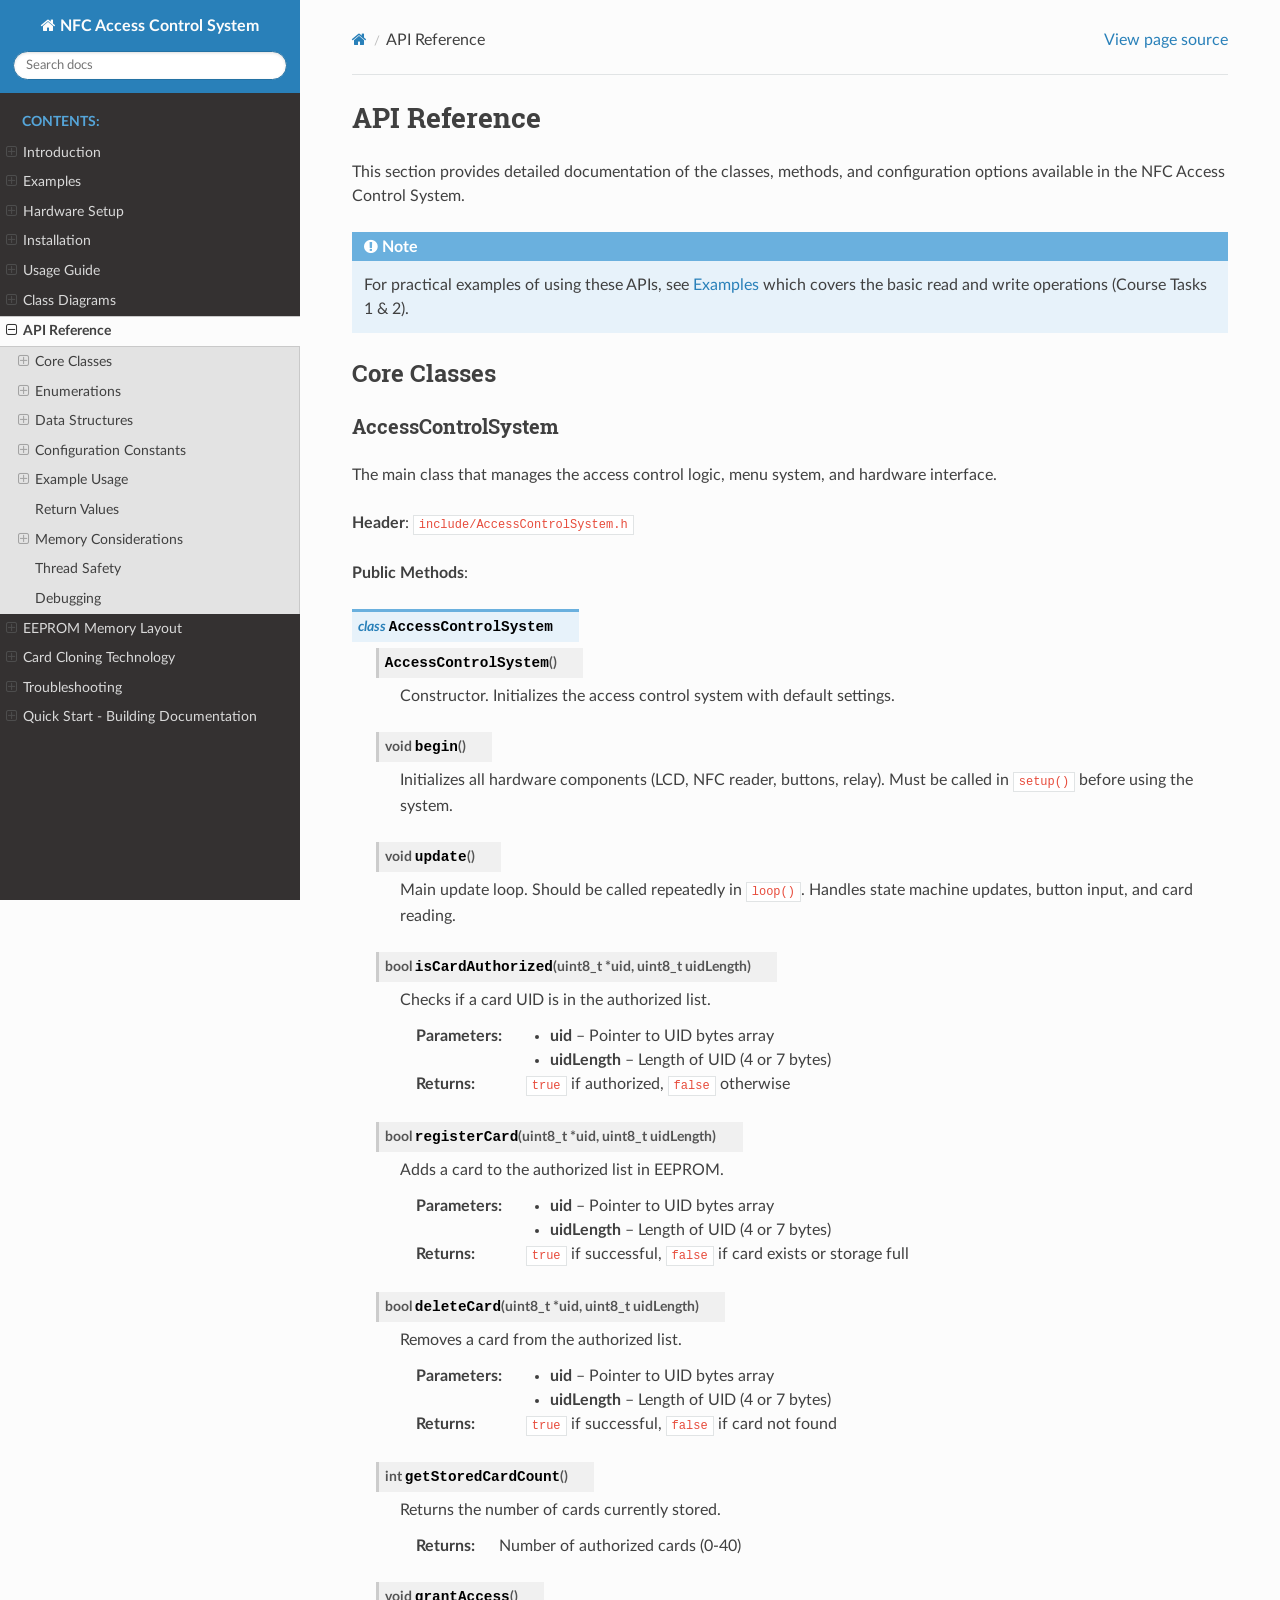
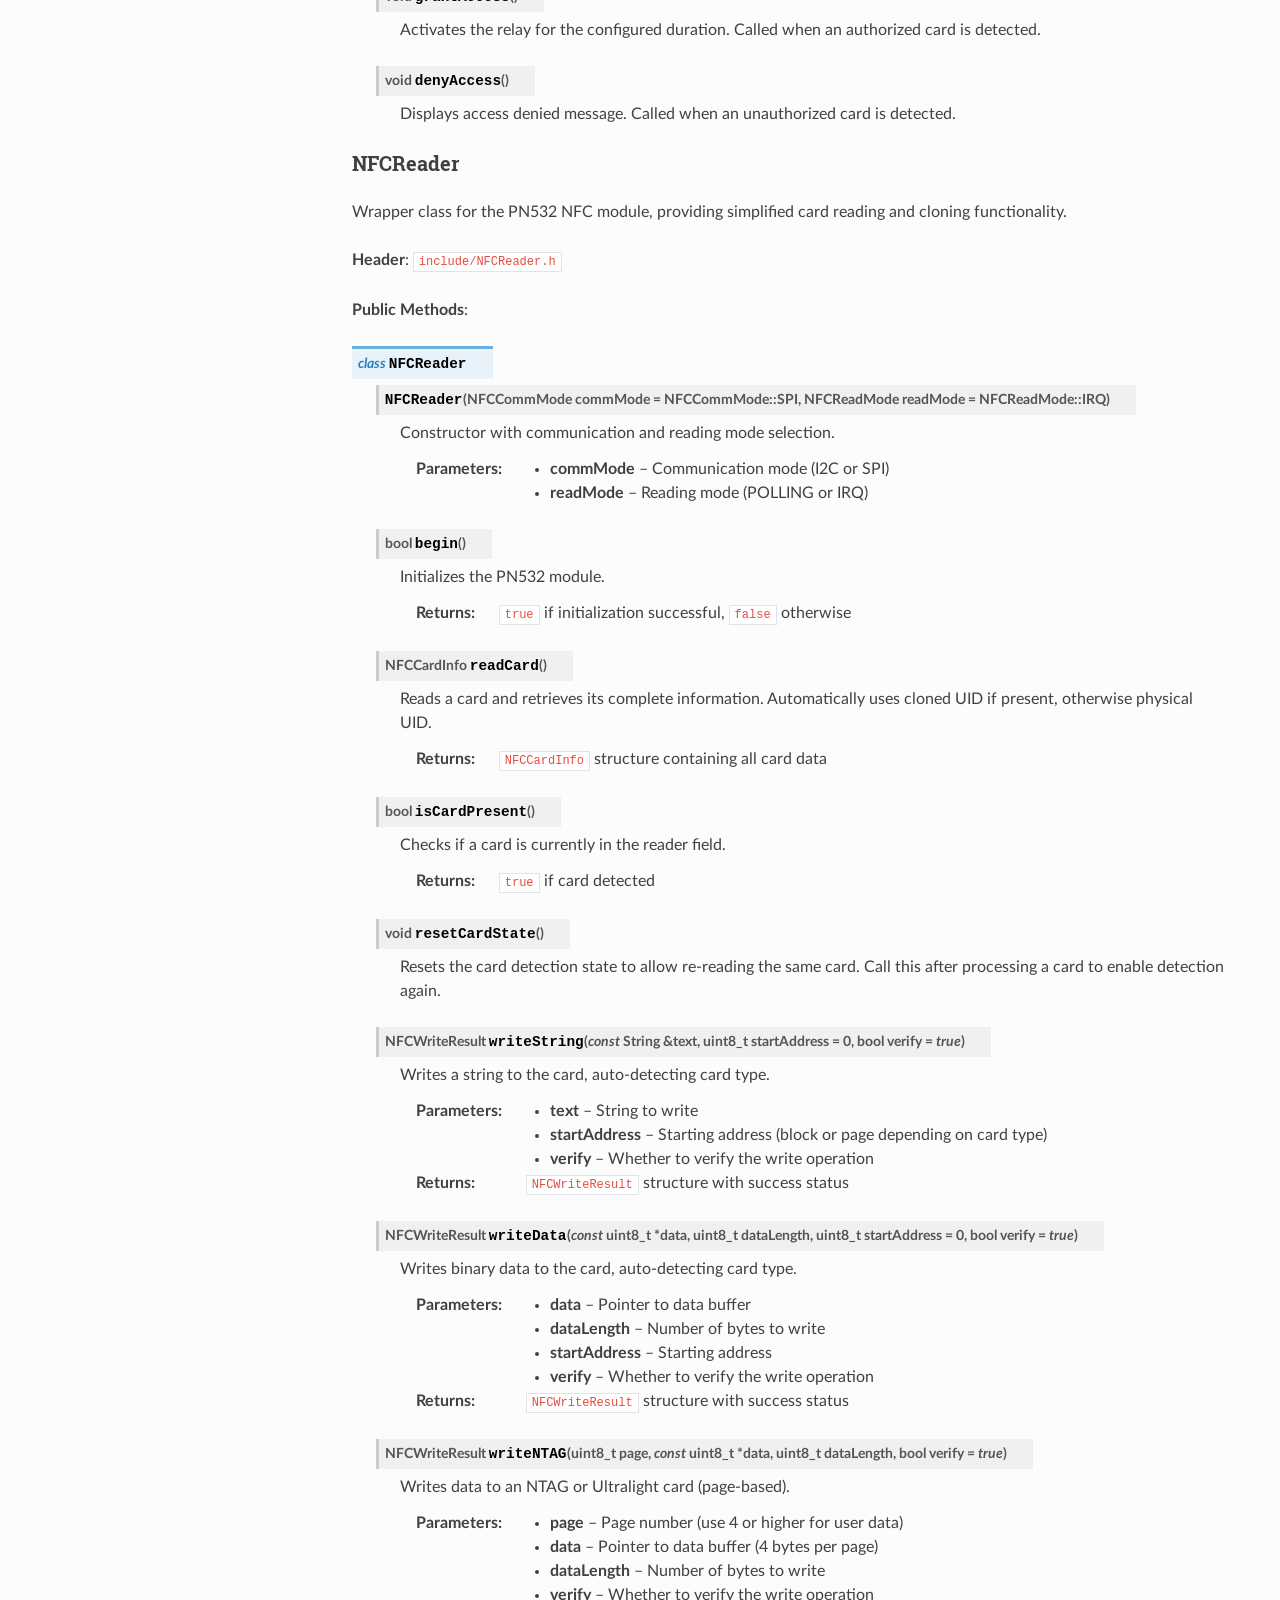
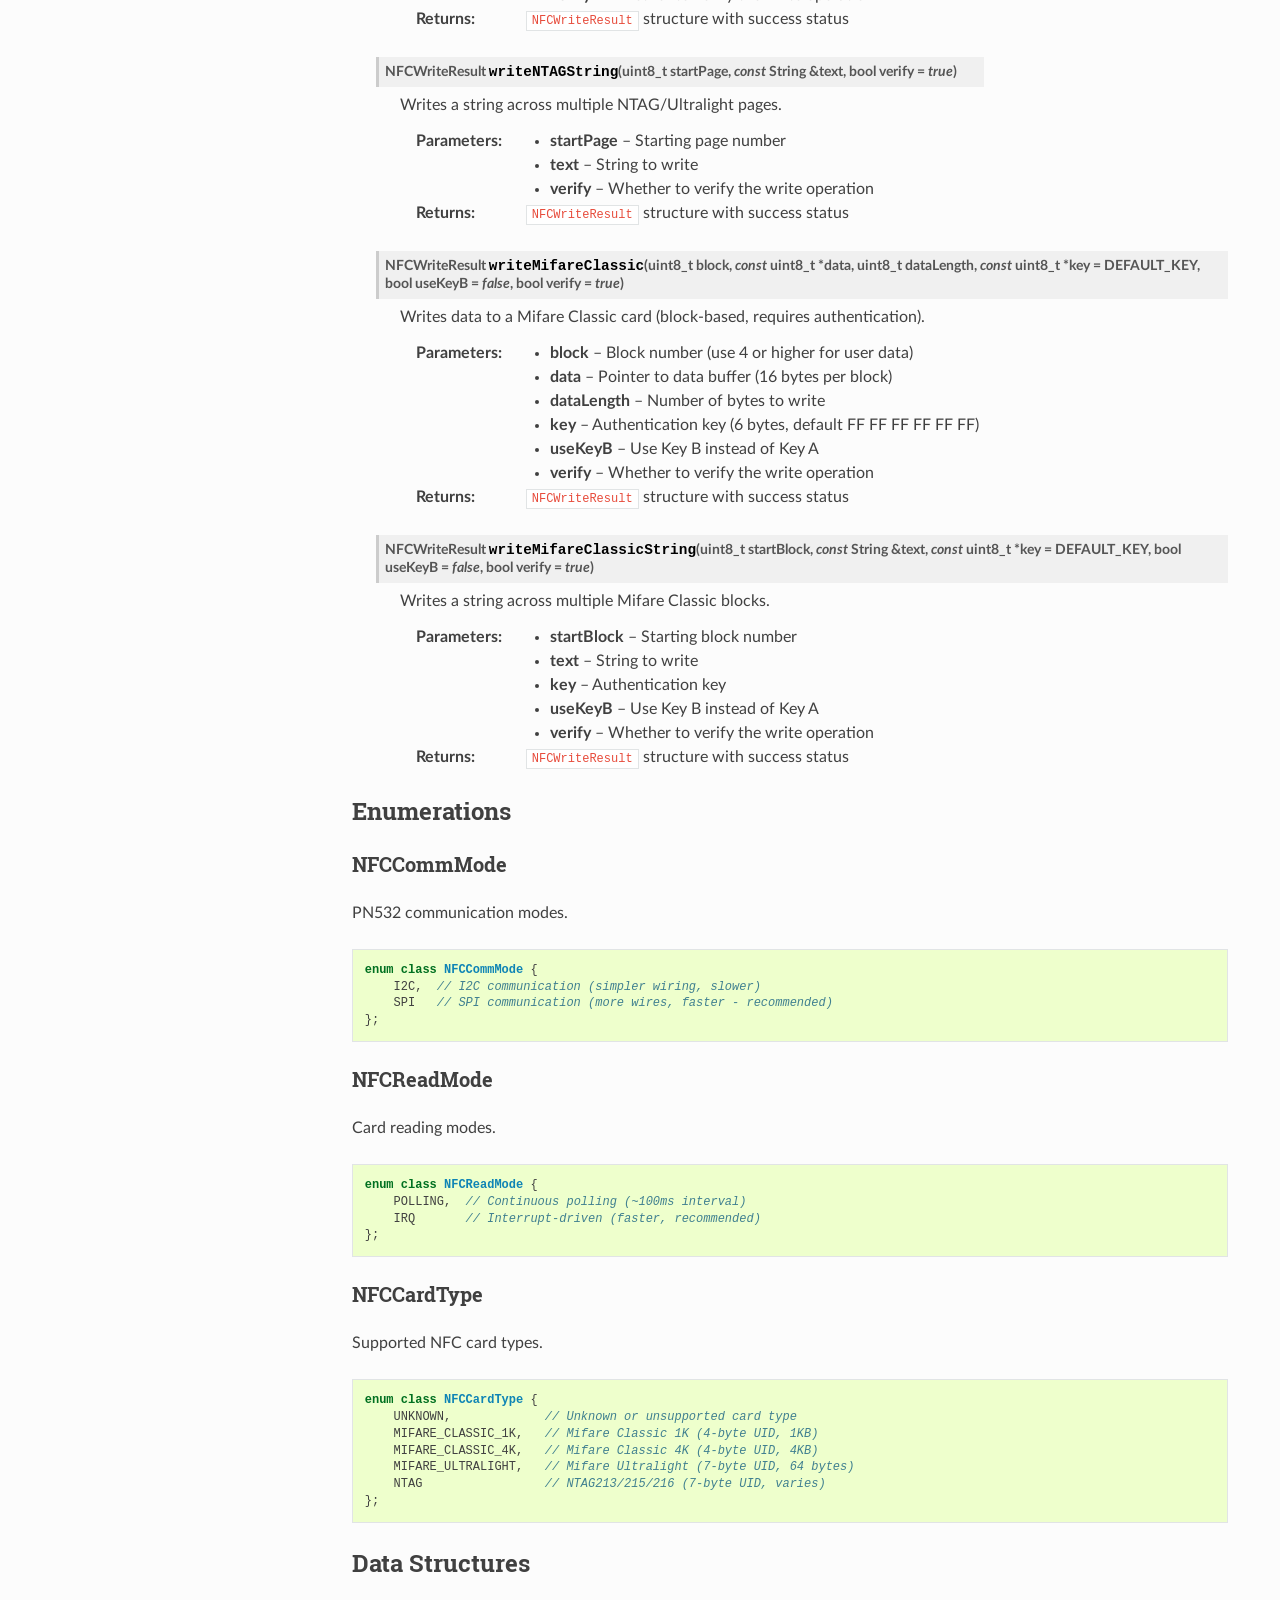
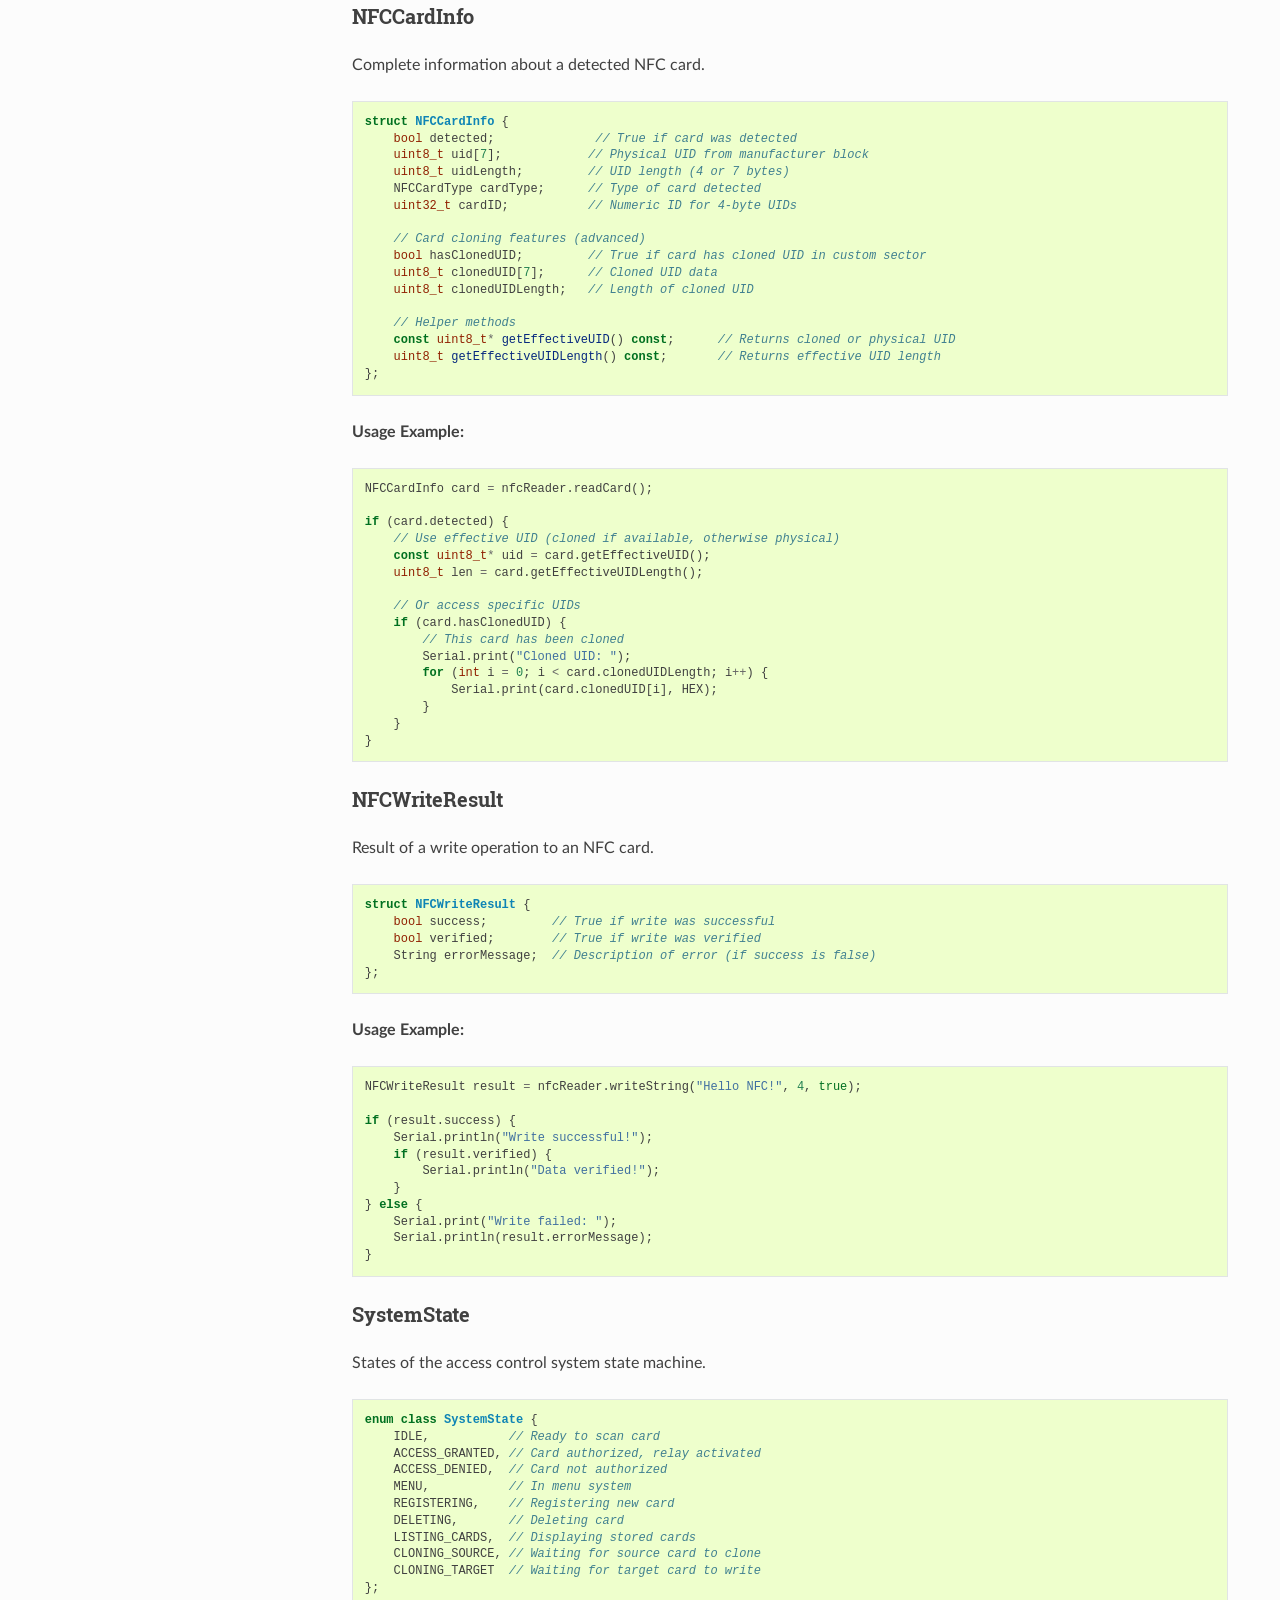
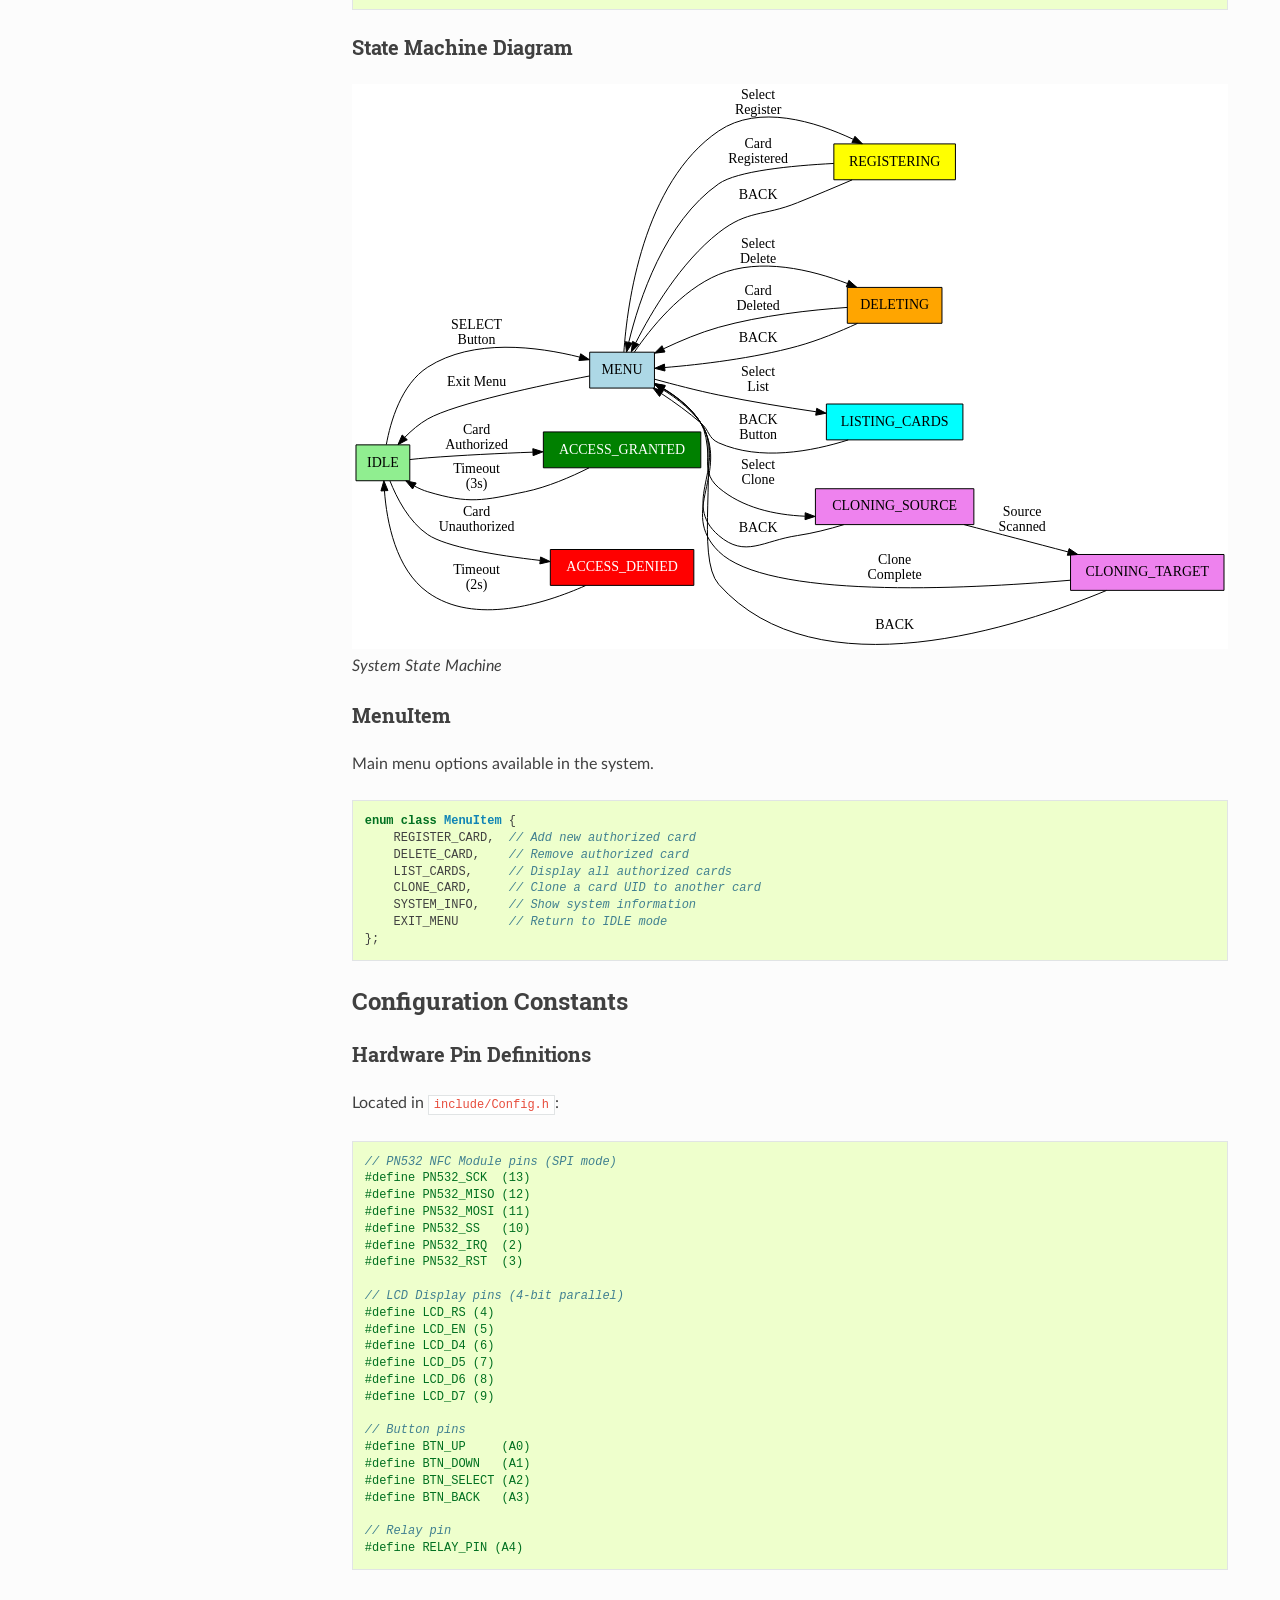
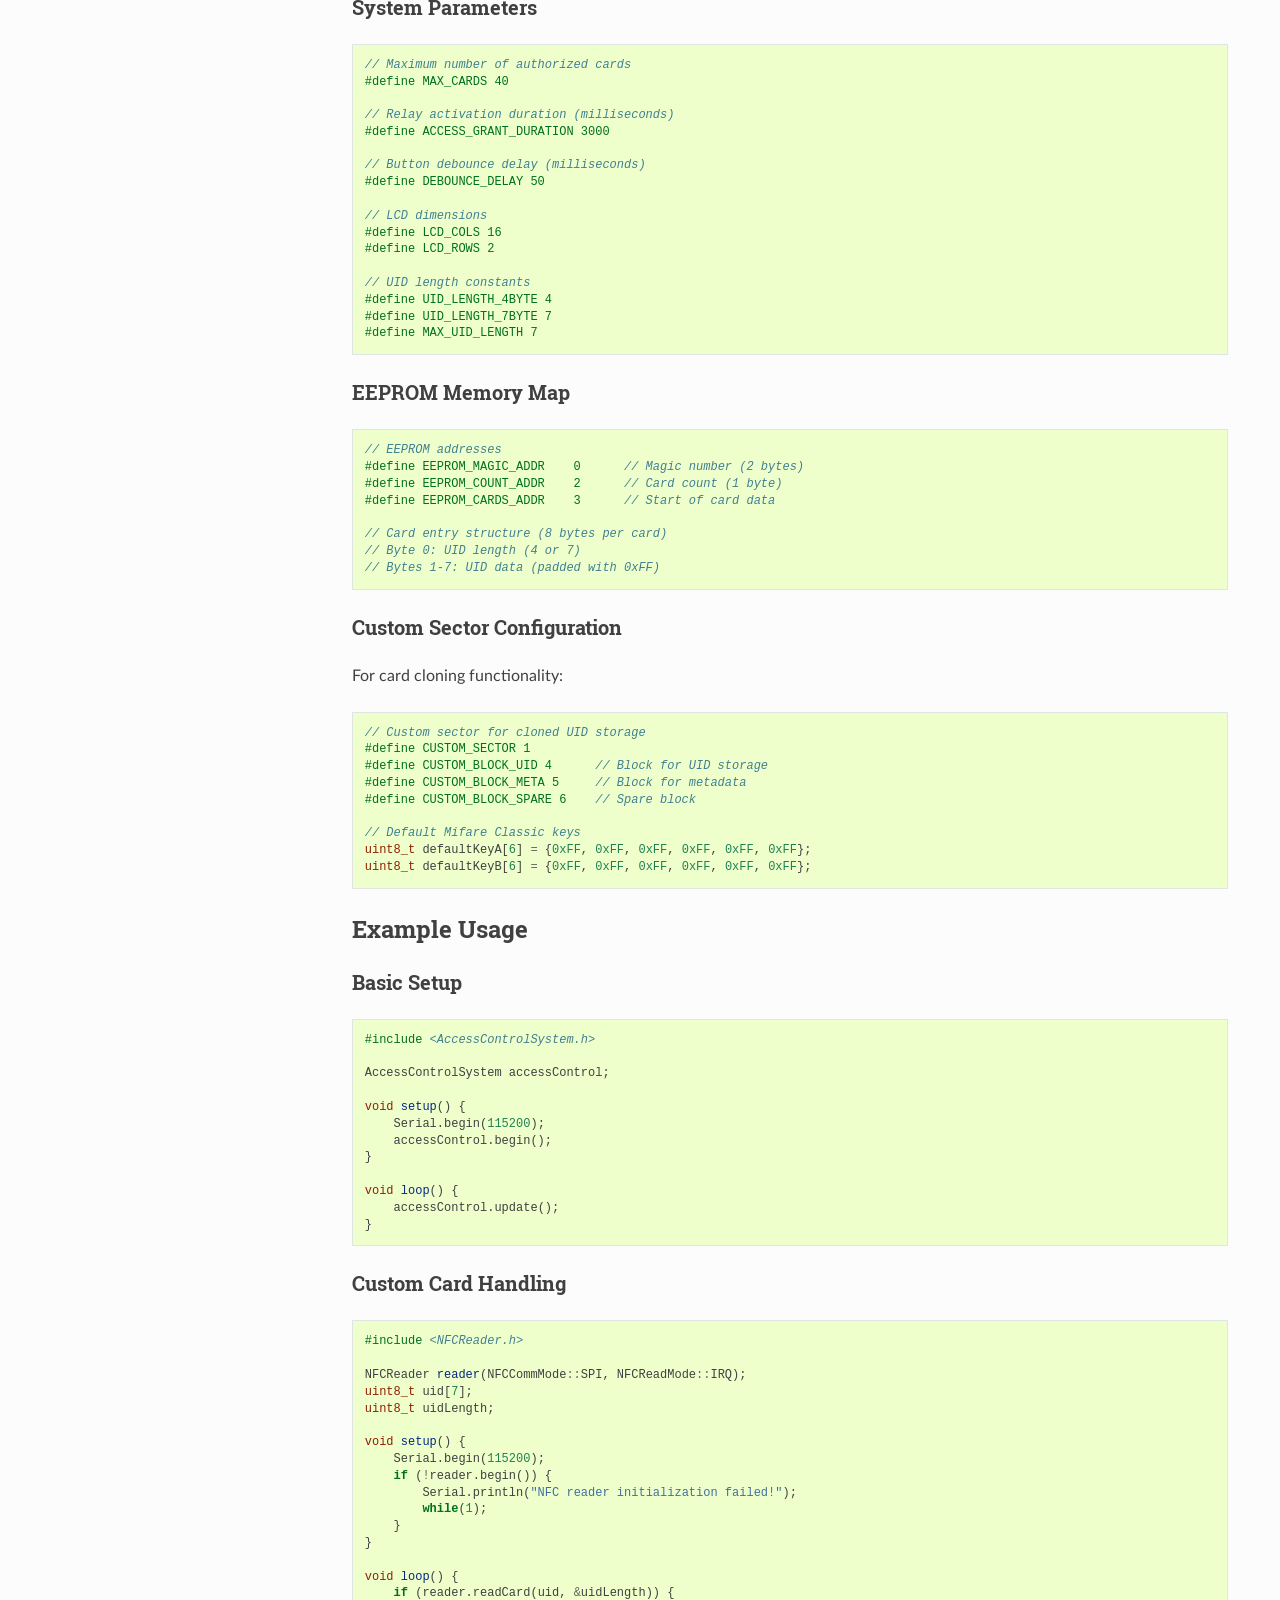
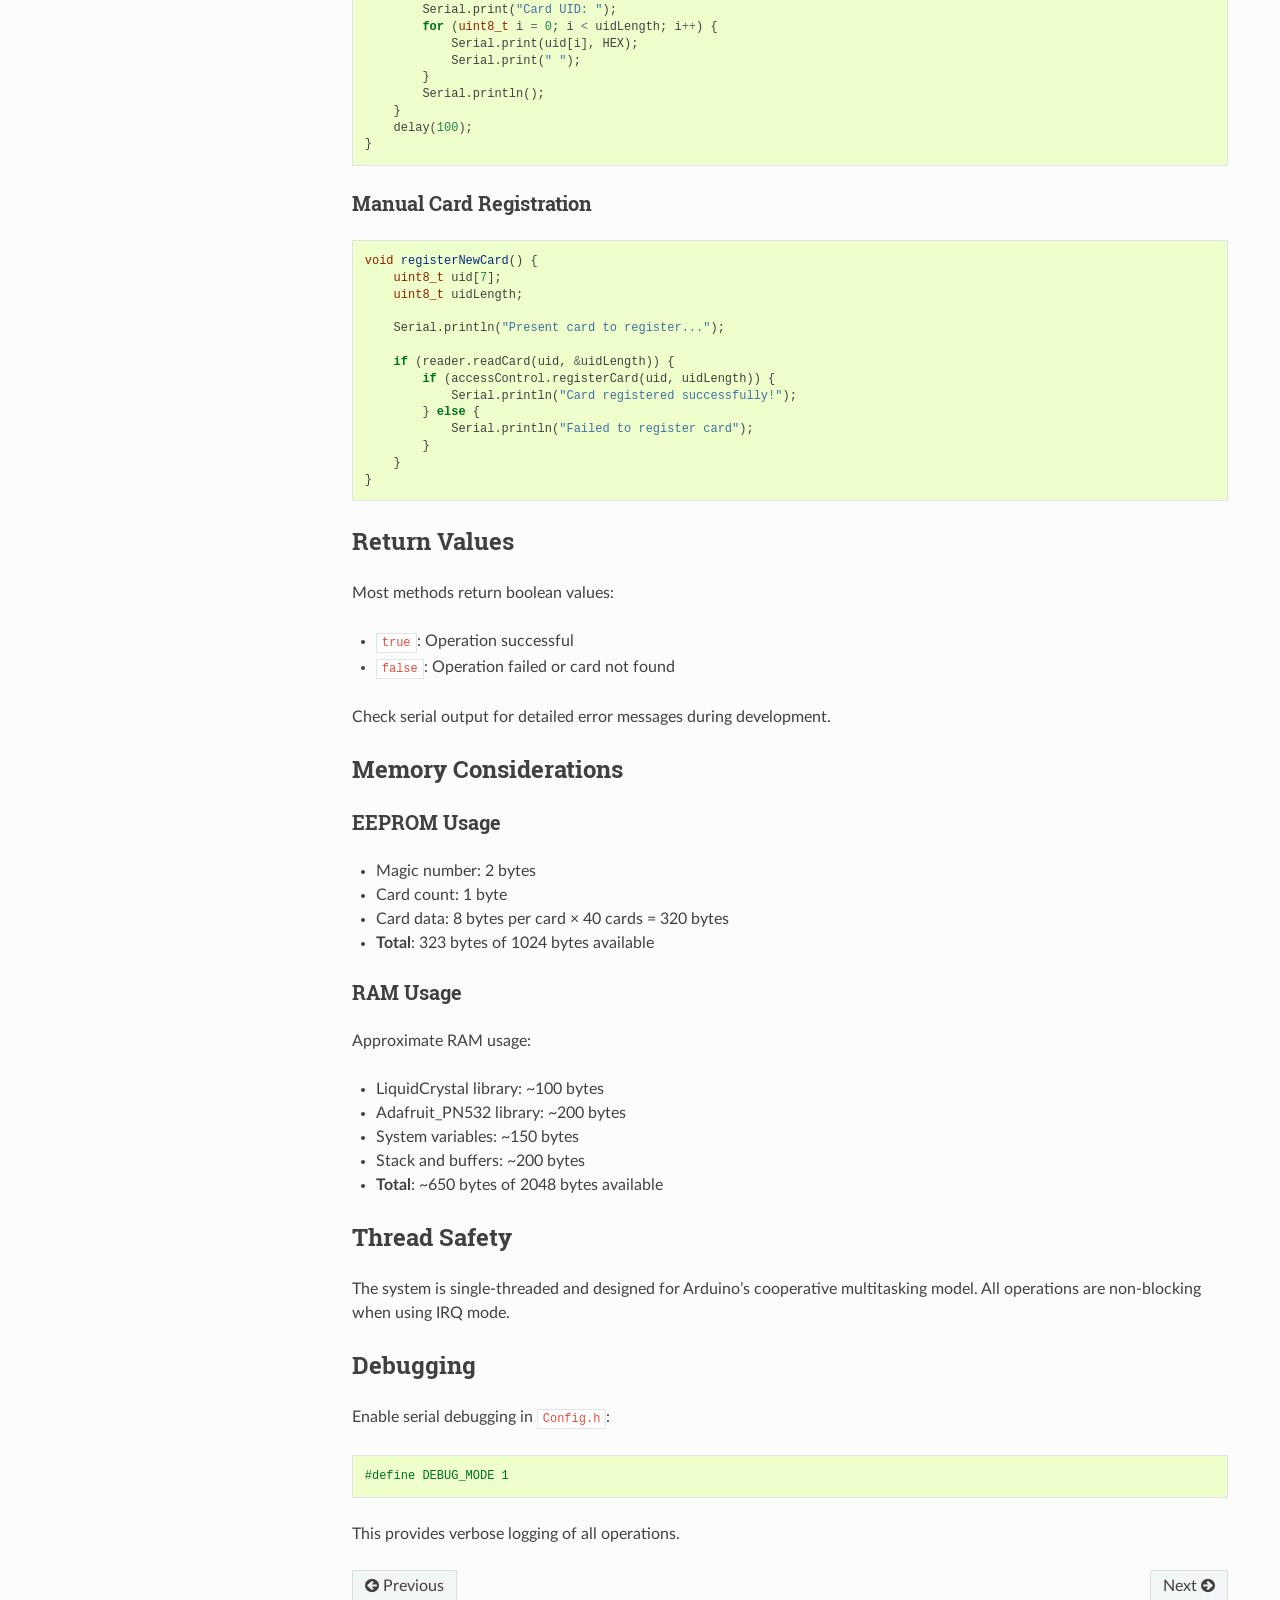
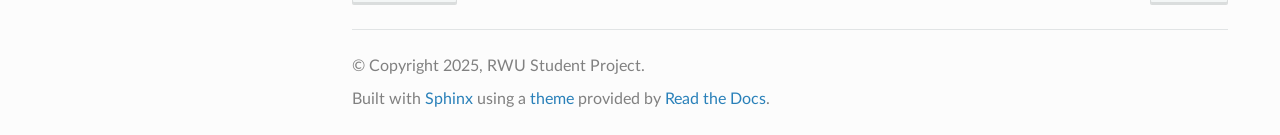
<file: api.html>
<!DOCTYPE html>
<html class="writer-html5" lang="en" data-content_root="./">
<head>
  <meta charset="utf-8" /><meta name="viewport" content="width=device-width, initial-scale=1" />

  <meta name="viewport" content="width=device-width, initial-scale=1.0" />
  <title>API Reference &mdash; NFC Access Control System 1.0.0 documentation</title>
      <link rel="stylesheet" type="text/css" href="_static/pygments.css?v=03e43079" />
      <link rel="stylesheet" type="text/css" href="_static/css/theme.css?v=e59714d7" />
      <link rel="stylesheet" type="text/css" href="_static/graphviz.css?v=4ae1632d" />
      <link rel="stylesheet" type="text/css" href="_static/custom.css?v=467e753e" />

  
      <script src="_static/jquery.js?v=5d32c60e"></script>
      <script src="_static/_sphinx_javascript_frameworks_compat.js?v=2cd50e6c"></script>
      <script src="_static/documentation_options.js?v=8d563738"></script>
      <script src="_static/doctools.js?v=9bcbadda"></script>
      <script src="_static/sphinx_highlight.js?v=dc90522c"></script>
    <script src="_static/js/theme.js"></script>
    <link rel="index" title="Index" href="genindex.html" />
    <link rel="search" title="Search" href="search.html" />
    <link rel="next" title="EEPROM Memory Layout" href="eeprom.html" />
    <link rel="prev" title="Class Diagrams" href="diagrams.html" /> 
</head>

<body class="wy-body-for-nav"> 
  <div class="wy-grid-for-nav">
    <nav data-toggle="wy-nav-shift" class="wy-nav-side">
      <div class="wy-side-scroll">
        <div class="wy-side-nav-search" >

          
          
          <a href="index.html" class="icon icon-home">
            NFC Access Control System
          </a>
<div role="search">
  <form id="rtd-search-form" class="wy-form" action="search.html" method="get">
    <input type="text" name="q" placeholder="Search docs" aria-label="Search docs" />
    <input type="hidden" name="check_keywords" value="yes" />
    <input type="hidden" name="area" value="default" />
  </form>
</div>
        </div><div class="wy-menu wy-menu-vertical" data-spy="affix" role="navigation" aria-label="Navigation menu">
              <p class="caption" role="heading"><span class="caption-text">Contents:</span></p>
<ul class="current">
<li class="toctree-l1"><a class="reference internal" href="introduction.html">Introduction</a><ul>
<li class="toctree-l2"><a class="reference internal" href="introduction.html#project-evolution">Project Evolution</a></li>
<li class="toctree-l2"><a class="reference internal" href="introduction.html#what-is-nfc">What is NFC?</a></li>
<li class="toctree-l2"><a class="reference internal" href="introduction.html#system-architecture">System Architecture</a><ul>
<li class="toctree-l3"><a class="reference internal" href="introduction.html#hardware-layer">Hardware Layer</a></li>
<li class="toctree-l3"><a class="reference internal" href="introduction.html#software-layer">Software Layer</a></li>
</ul>
</li>
<li class="toctree-l2"><a class="reference internal" href="introduction.html#design-philosophy">Design Philosophy</a><ul>
<li class="toctree-l3"><a class="reference internal" href="introduction.html#security-first">Security First</a></li>
<li class="toctree-l3"><a class="reference internal" href="introduction.html#user-friendly">User Friendly</a></li>
<li class="toctree-l3"><a class="reference internal" href="introduction.html#educational-value">Educational Value</a></li>
<li class="toctree-l3"><a class="reference internal" href="introduction.html#flexibility">Flexibility</a></li>
<li class="toctree-l3"><a class="reference internal" href="introduction.html#reliability">Reliability</a></li>
</ul>
</li>
<li class="toctree-l2"><a class="reference internal" href="introduction.html#use-cases">Use Cases</a><ul>
<li class="toctree-l3"><a class="reference internal" href="introduction.html#educational-applications">Educational Applications</a></li>
<li class="toctree-l3"><a class="reference internal" href="introduction.html#practical-applications">Practical Applications</a></li>
</ul>
</li>
<li class="toctree-l2"><a class="reference internal" href="introduction.html#technical-specifications">Technical Specifications</a><ul>
<li class="toctree-l3"><a class="reference internal" href="introduction.html#hardware-requirements">Hardware Requirements</a></li>
<li class="toctree-l3"><a class="reference internal" href="introduction.html#software-capabilities">Software Capabilities</a></li>
<li class="toctree-l3"><a class="reference internal" href="introduction.html#performance-metrics">Performance Metrics</a></li>
</ul>
</li>
<li class="toctree-l2"><a class="reference internal" href="introduction.html#getting-started">Getting Started</a></li>
<li class="toctree-l2"><a class="reference internal" href="introduction.html#project-structure">Project Structure</a><ul>
<li class="toctree-l3"><a class="reference internal" href="introduction.html#id1">Hardware Layer</a></li>
<li class="toctree-l3"><a class="reference internal" href="introduction.html#id2">Software Layer</a></li>
</ul>
</li>
<li class="toctree-l2"><a class="reference internal" href="introduction.html#id3">Design Philosophy</a><ul>
<li class="toctree-l3"><a class="reference internal" href="introduction.html#id4">Security First</a></li>
<li class="toctree-l3"><a class="reference internal" href="introduction.html#id5">User Friendly</a></li>
<li class="toctree-l3"><a class="reference internal" href="introduction.html#id6">Educational Value</a></li>
<li class="toctree-l3"><a class="reference internal" href="introduction.html#id7">Flexibility</a></li>
<li class="toctree-l3"><a class="reference internal" href="introduction.html#id8">Reliability</a></li>
</ul>
</li>
<li class="toctree-l2"><a class="reference internal" href="introduction.html#id9">Use Cases</a><ul>
<li class="toctree-l3"><a class="reference internal" href="introduction.html#id10">Educational Applications</a></li>
<li class="toctree-l3"><a class="reference internal" href="introduction.html#id11">Practical Applications</a></li>
</ul>
</li>
<li class="toctree-l2"><a class="reference internal" href="introduction.html#id12">Technical Specifications</a><ul>
<li class="toctree-l3"><a class="reference internal" href="introduction.html#id13">Hardware Requirements</a></li>
<li class="toctree-l3"><a class="reference internal" href="introduction.html#id14">Software Capabilities</a></li>
<li class="toctree-l3"><a class="reference internal" href="introduction.html#id15">Performance Metrics</a></li>
</ul>
</li>
<li class="toctree-l2"><a class="reference internal" href="introduction.html#id16">Getting Started</a></li>
<li class="toctree-l2"><a class="reference internal" href="introduction.html#id17">Project Structure</a></li>
</ul>
</li>
<li class="toctree-l1"><a class="reference internal" href="examples.html">Examples</a><ul>
<li class="toctree-l2"><a class="reference internal" href="examples.html#course-tasks-overview">Course Tasks Overview</a></li>
<li class="toctree-l2"><a class="reference internal" href="examples.html#task-1-reading-nfc-tags">Task 1: Reading NFC Tags</a><ul>
<li class="toctree-l3"><a class="reference internal" href="examples.html#learning-objectives">Learning Objectives</a></li>
<li class="toctree-l3"><a class="reference internal" href="examples.html#example-code-read-example-cpp">Example Code: read_example.cpp</a></li>
<li class="toctree-l3"><a class="reference internal" href="examples.html#key-concepts">Key Concepts</a></li>
<li class="toctree-l3"><a class="reference internal" href="examples.html#running-the-example">Running the Example</a></li>
<li class="toctree-l3"><a class="reference internal" href="examples.html#expected-output">Expected Output</a></li>
</ul>
</li>
<li class="toctree-l2"><a class="reference internal" href="examples.html#task-2-writing-to-nfc-tags">Task 2: Writing to NFC Tags</a><ul>
<li class="toctree-l3"><a class="reference internal" href="examples.html#id1">Learning Objectives</a></li>
<li class="toctree-l3"><a class="reference internal" href="examples.html#example-code-write-example-cpp">Example Code: write_example.cpp</a></li>
<li class="toctree-l3"><a class="reference internal" href="examples.html#card-storage-structures">Card Storage Structures</a></li>
<li class="toctree-l3"><a class="reference internal" href="examples.html#write-functions-reference">Write Functions Reference</a></li>
<li class="toctree-l3"><a class="reference internal" href="examples.html#id2">Running the Example</a></li>
<li class="toctree-l3"><a class="reference internal" href="examples.html#safety-tips">Safety Tips</a></li>
<li class="toctree-l3"><a class="reference internal" href="examples.html#common-issues-and-solutions">Common Issues and Solutions</a></li>
</ul>
</li>
<li class="toctree-l2"><a class="reference internal" href="examples.html#advanced-topics">Advanced Topics</a><ul>
<li class="toctree-l3"><a class="reference internal" href="examples.html#card-cloning">Card Cloning</a></li>
<li class="toctree-l3"><a class="reference internal" href="examples.html#ndef-messages">NDEF Messages</a></li>
</ul>
</li>
<li class="toctree-l2"><a class="reference internal" href="examples.html#next-steps">Next Steps</a></li>
<li class="toctree-l2"><a class="reference internal" href="examples.html#tips-for-development">Tips for Development</a></li>
<li class="toctree-l2"><a class="reference internal" href="examples.html#see-also">See Also</a></li>
</ul>
</li>
<li class="toctree-l1"><a class="reference internal" href="hardware.html">Hardware Setup</a><ul>
<li class="toctree-l2"><a class="reference internal" href="hardware.html#required-components">Required Components</a><ul>
<li class="toctree-l3"><a class="reference internal" href="hardware.html#core-components">Core Components</a></li>
<li class="toctree-l3"><a class="reference internal" href="hardware.html#additional-components">Additional Components</a></li>
</ul>
</li>
<li class="toctree-l2"><a class="reference internal" href="hardware.html#pin-configuration">Pin Configuration</a><ul>
<li class="toctree-l3"><a class="reference internal" href="hardware.html#pn532-nfc-module-spi-mode">PN532 NFC Module (SPI Mode)</a></li>
<li class="toctree-l3"><a class="reference internal" href="hardware.html#lcd-display-4-bit-parallel">LCD Display (4-bit Parallel)</a></li>
<li class="toctree-l3"><a class="reference internal" href="hardware.html#navigation-buttons">Navigation Buttons</a></li>
<li class="toctree-l3"><a class="reference internal" href="hardware.html#relay-module">Relay Module</a></li>
</ul>
</li>
<li class="toctree-l2"><a class="reference internal" href="hardware.html#wiring-diagram">Wiring Diagram</a></li>
<li class="toctree-l2"><a class="reference internal" href="hardware.html#power-considerations">Power Considerations</a></li>
<li class="toctree-l2"><a class="reference internal" href="hardware.html#assembly-tips">Assembly Tips</a></li>
<li class="toctree-l2"><a class="reference internal" href="hardware.html#troubleshooting-hardware-issues">Troubleshooting Hardware Issues</a><ul>
<li class="toctree-l3"><a class="reference internal" href="hardware.html#lcd-not-displaying">LCD Not Displaying</a></li>
<li class="toctree-l3"><a class="reference internal" href="hardware.html#pn532-not-detected">PN532 Not Detected</a></li>
<li class="toctree-l3"><a class="reference internal" href="hardware.html#buttons-not-responding">Buttons Not Responding</a></li>
<li class="toctree-l3"><a class="reference internal" href="hardware.html#relay-not-activating">Relay Not Activating</a></li>
</ul>
</li>
</ul>
</li>
<li class="toctree-l1"><a class="reference internal" href="installation.html">Installation</a><ul>
<li class="toctree-l2"><a class="reference internal" href="installation.html#prerequisites">Prerequisites</a><ul>
<li class="toctree-l3"><a class="reference internal" href="installation.html#required-software">Required Software</a></li>
<li class="toctree-l3"><a class="reference internal" href="installation.html#recommended-tools">Recommended Tools</a></li>
</ul>
</li>
<li class="toctree-l2"><a class="reference internal" href="installation.html#setting-up-platformio">Setting Up PlatformIO</a><ul>
<li class="toctree-l3"><a class="reference internal" href="installation.html#option-1-platformio-ide-recommended">Option 1: PlatformIO IDE (Recommended)</a></li>
<li class="toctree-l3"><a class="reference internal" href="installation.html#option-2-platformio-core-cli">Option 2: PlatformIO Core (CLI)</a></li>
</ul>
</li>
<li class="toctree-l2"><a class="reference internal" href="installation.html#getting-the-source-code">Getting the Source Code</a><ul>
<li class="toctree-l3"><a class="reference internal" href="installation.html#clone-from-repository">Clone from Repository</a></li>
<li class="toctree-l3"><a class="reference internal" href="installation.html#download-zip">Download ZIP</a></li>
</ul>
</li>
<li class="toctree-l2"><a class="reference internal" href="installation.html#project-structure">Project Structure</a></li>
<li class="toctree-l2"><a class="reference internal" href="installation.html#configuration">Configuration</a><ul>
<li class="toctree-l3"><a class="reference internal" href="installation.html#pin-configuration">Pin Configuration</a></li>
</ul>
</li>
<li class="toctree-l2"><a class="reference internal" href="installation.html#building-the-firmware">Building the Firmware</a><ul>
<li class="toctree-l3"><a class="reference internal" href="installation.html#using-platformio-ide">Using PlatformIO IDE</a></li>
<li class="toctree-l3"><a class="reference internal" href="installation.html#using-platformio-cli">Using PlatformIO CLI</a></li>
</ul>
</li>
<li class="toctree-l2"><a class="reference internal" href="installation.html#uploading-to-arduino">Uploading to Arduino</a><ul>
<li class="toctree-l3"><a class="reference internal" href="installation.html#preparing-the-arduino">Preparing the Arduino</a></li>
<li class="toctree-l3"><a class="reference internal" href="installation.html#id1">Using PlatformIO IDE</a></li>
<li class="toctree-l3"><a class="reference internal" href="installation.html#specifying-upload-port">Specifying Upload Port</a></li>
</ul>
</li>
<li class="toctree-l2"><a class="reference internal" href="installation.html#monitoring-serial-output">Monitoring Serial Output</a><ul>
<li class="toctree-l3"><a class="reference internal" href="installation.html#using-platformio">Using PlatformIO</a></li>
<li class="toctree-l3"><a class="reference internal" href="installation.html#using-arduino-ide-serial-monitor">Using Arduino IDE Serial Monitor</a></li>
</ul>
</li>
<li class="toctree-l2"><a class="reference internal" href="installation.html#troubleshooting-installation">Troubleshooting Installation</a><ul>
<li class="toctree-l3"><a class="reference internal" href="installation.html#build-errors">Build Errors</a></li>
<li class="toctree-l3"><a class="reference internal" href="installation.html#upload-errors">Upload Errors</a></li>
</ul>
</li>
<li class="toctree-l2"><a class="reference internal" href="installation.html#verification">Verification</a></li>
<li class="toctree-l2"><a class="reference internal" href="installation.html#next-steps">Next Steps</a></li>
</ul>
</li>
<li class="toctree-l1"><a class="reference internal" href="usage.html">Usage Guide</a><ul>
<li class="toctree-l2"><a class="reference internal" href="usage.html#system-startup">System Startup</a></li>
<li class="toctree-l2"><a class="reference internal" href="usage.html#normal-operation">Normal Operation</a><ul>
<li class="toctree-l3"><a class="reference internal" href="usage.html#scanning-cards">Scanning Cards</a></li>
</ul>
</li>
<li class="toctree-l2"><a class="reference internal" href="usage.html#menu-system">Menu System</a><ul>
<li class="toctree-l3"><a class="reference internal" href="usage.html#accessing-the-menu">Accessing the Menu</a></li>
<li class="toctree-l3"><a class="reference internal" href="usage.html#menu-navigation">Menu Navigation</a></li>
<li class="toctree-l3"><a class="reference internal" href="usage.html#main-menu-items">Main Menu Items</a></li>
</ul>
</li>
<li class="toctree-l2"><a class="reference internal" href="usage.html#card-management">Card Management</a><ul>
<li class="toctree-l3"><a class="reference internal" href="usage.html#registering-a-new-card">Registering a New Card</a></li>
<li class="toctree-l3"><a class="reference internal" href="usage.html#deleting-a-card">Deleting a Card</a></li>
<li class="toctree-l3"><a class="reference internal" href="usage.html#listing-stored-cards">Listing Stored Cards</a></li>
</ul>
</li>
<li class="toctree-l2"><a class="reference internal" href="usage.html#advanced-features">Advanced Features</a><ul>
<li class="toctree-l3"><a class="reference internal" href="usage.html#card-cloning">Card Cloning</a></li>
<li class="toctree-l3"><a class="reference internal" href="usage.html#system-information">System Information</a></li>
</ul>
</li>
<li class="toctree-l2"><a class="reference internal" href="usage.html#customization">Customization</a><ul>
<li class="toctree-l3"><a class="reference internal" href="usage.html#access-duration">Access Duration</a></li>
<li class="toctree-l3"><a class="reference internal" href="usage.html#button-configuration">Button Configuration</a></li>
<li class="toctree-l3"><a class="reference internal" href="usage.html#card-capacity">Card Capacity</a></li>
</ul>
</li>
<li class="toctree-l2"><a class="reference internal" href="usage.html#best-practices">Best Practices</a><ul>
<li class="toctree-l3"><a class="reference internal" href="usage.html#regular-operation">Regular Operation</a></li>
<li class="toctree-l3"><a class="reference internal" href="usage.html#id1">Card Management</a></li>
<li class="toctree-l3"><a class="reference internal" href="usage.html#system-maintenance">System Maintenance</a></li>
</ul>
</li>
<li class="toctree-l2"><a class="reference internal" href="usage.html#security-considerations">Security Considerations</a><ul>
<li class="toctree-l3"><a class="reference internal" href="usage.html#physical-security">Physical Security</a></li>
<li class="toctree-l3"><a class="reference internal" href="usage.html#access-control">Access Control</a></li>
</ul>
</li>
<li class="toctree-l2"><a class="reference internal" href="usage.html#serial-output">Serial Output</a></li>
<li class="toctree-l2"><a class="reference internal" href="usage.html#troubleshooting-common-issues">Troubleshooting Common Issues</a><ul>
<li class="toctree-l3"><a class="reference internal" href="usage.html#card-not-reading">Card Not Reading</a></li>
<li class="toctree-l3"><a class="reference internal" href="usage.html#false-readings">False Readings</a></li>
<li class="toctree-l3"><a class="reference internal" href="usage.html#menu-not-responding">Menu Not Responding</a></li>
<li class="toctree-l3"><a class="reference internal" href="usage.html#relay-not-activating">Relay Not Activating</a></li>
</ul>
</li>
</ul>
</li>
<li class="toctree-l1"><a class="reference internal" href="diagrams.html">Class Diagrams</a><ul>
<li class="toctree-l2"><a class="reference internal" href="diagrams.html#system-architecture-overview">System Architecture Overview</a></li>
<li class="toctree-l2"><a class="reference internal" href="diagrams.html#accesscontrolsystem-class">AccessControlSystem Class</a></li>
<li class="toctree-l2"><a class="reference internal" href="diagrams.html#nfcreader-class">NFCReader Class</a></li>
<li class="toctree-l2"><a class="reference internal" href="diagrams.html#complete-system-relationships">Complete System Relationships</a></li>
<li class="toctree-l2"><a class="reference internal" href="diagrams.html#state-machine">State Machine</a></li>
<li class="toctree-l2"><a class="reference internal" href="diagrams.html#card-registration-flow">Card Registration Flow</a></li>
<li class="toctree-l2"><a class="reference internal" href="diagrams.html#card-cloning-flow">Card Cloning Flow</a></li>
<li class="toctree-l2"><a class="reference internal" href="diagrams.html#mifare-memory-layout">MIFARE Memory Layout</a></li>
<li class="toctree-l2"><a class="reference internal" href="diagrams.html#installation-and-usage">Installation and Usage</a></li>
<li class="toctree-l2"><a class="reference internal" href="diagrams.html#see-also">See Also</a></li>
</ul>
</li>
<li class="toctree-l1 current"><a class="current reference internal" href="#">API Reference</a><ul>
<li class="toctree-l2"><a class="reference internal" href="#core-classes">Core Classes</a><ul>
<li class="toctree-l3"><a class="reference internal" href="#accesscontrolsystem">AccessControlSystem</a><ul>
<li class="toctree-l4"><a class="reference internal" href="#_CPPv419AccessControlSystem"><code class="docutils literal notranslate"><span class="pre">AccessControlSystem</span></code></a></li>
</ul>
</li>
<li class="toctree-l3"><a class="reference internal" href="#nfcreader">NFCReader</a><ul>
<li class="toctree-l4"><a class="reference internal" href="#_CPPv49NFCReader"><code class="docutils literal notranslate"><span class="pre">NFCReader</span></code></a></li>
</ul>
</li>
</ul>
</li>
<li class="toctree-l2"><a class="reference internal" href="#enumerations">Enumerations</a><ul>
<li class="toctree-l3"><a class="reference internal" href="#nfccommmode">NFCCommMode</a></li>
<li class="toctree-l3"><a class="reference internal" href="#nfcreadmode">NFCReadMode</a></li>
<li class="toctree-l3"><a class="reference internal" href="#nfccardtype">NFCCardType</a></li>
</ul>
</li>
<li class="toctree-l2"><a class="reference internal" href="#data-structures">Data Structures</a><ul>
<li class="toctree-l3"><a class="reference internal" href="#nfccardinfo">NFCCardInfo</a></li>
<li class="toctree-l3"><a class="reference internal" href="#nfcwriteresult">NFCWriteResult</a></li>
<li class="toctree-l3"><a class="reference internal" href="#systemstate">SystemState</a></li>
<li class="toctree-l3"><a class="reference internal" href="#state-machine-diagram">State Machine Diagram</a></li>
<li class="toctree-l3"><a class="reference internal" href="#menuitem">MenuItem</a></li>
</ul>
</li>
<li class="toctree-l2"><a class="reference internal" href="#configuration-constants">Configuration Constants</a><ul>
<li class="toctree-l3"><a class="reference internal" href="#hardware-pin-definitions">Hardware Pin Definitions</a></li>
<li class="toctree-l3"><a class="reference internal" href="#system-parameters">System Parameters</a></li>
<li class="toctree-l3"><a class="reference internal" href="#eeprom-memory-map">EEPROM Memory Map</a></li>
<li class="toctree-l3"><a class="reference internal" href="#custom-sector-configuration">Custom Sector Configuration</a></li>
</ul>
</li>
<li class="toctree-l2"><a class="reference internal" href="#example-usage">Example Usage</a><ul>
<li class="toctree-l3"><a class="reference internal" href="#basic-setup">Basic Setup</a></li>
<li class="toctree-l3"><a class="reference internal" href="#custom-card-handling">Custom Card Handling</a></li>
<li class="toctree-l3"><a class="reference internal" href="#manual-card-registration">Manual Card Registration</a></li>
</ul>
</li>
<li class="toctree-l2"><a class="reference internal" href="#return-values">Return Values</a></li>
<li class="toctree-l2"><a class="reference internal" href="#memory-considerations">Memory Considerations</a><ul>
<li class="toctree-l3"><a class="reference internal" href="#eeprom-usage">EEPROM Usage</a></li>
<li class="toctree-l3"><a class="reference internal" href="#ram-usage">RAM Usage</a></li>
</ul>
</li>
<li class="toctree-l2"><a class="reference internal" href="#thread-safety">Thread Safety</a></li>
<li class="toctree-l2"><a class="reference internal" href="#debugging">Debugging</a></li>
</ul>
</li>
<li class="toctree-l1"><a class="reference internal" href="eeprom.html">EEPROM Memory Layout</a><ul>
<li class="toctree-l2"><a class="reference internal" href="eeprom.html#memory-map-overview">Memory Map Overview</a></li>
<li class="toctree-l2"><a class="reference internal" href="eeprom.html#memory-regions">Memory Regions</a><ul>
<li class="toctree-l3"><a class="reference internal" href="eeprom.html#header-section">Header Section</a></li>
<li class="toctree-l3"><a class="reference internal" href="eeprom.html#card-data-section">Card Data Section</a></li>
</ul>
</li>
<li class="toctree-l2"><a class="reference internal" href="eeprom.html#memory-operations">Memory Operations</a><ul>
<li class="toctree-l3"><a class="reference internal" href="eeprom.html#read-operation-flow">Read Operation Flow</a></li>
<li class="toctree-l3"><a class="reference internal" href="eeprom.html#write-operation-flow">Write Operation Flow</a></li>
</ul>
</li>
<li class="toctree-l2"><a class="reference internal" href="eeprom.html#memory-wear-leveling">Memory Wear Leveling</a><ul>
<li class="toctree-l3"><a class="reference internal" href="eeprom.html#write-frequency-estimation">Write Frequency Estimation</a></li>
<li class="toctree-l3"><a class="reference internal" href="eeprom.html#best-practices">Best Practices</a></li>
</ul>
</li>
<li class="toctree-l2"><a class="reference internal" href="eeprom.html#memory-initialization">Memory Initialization</a><ul>
<li class="toctree-l3"><a class="reference internal" href="eeprom.html#first-time-setup">First-Time Setup</a></li>
<li class="toctree-l3"><a class="reference internal" href="eeprom.html#code-example">Code Example</a></li>
</ul>
</li>
<li class="toctree-l2"><a class="reference internal" href="eeprom.html#memory-debugging">Memory Debugging</a></li>
<li class="toctree-l2"><a class="reference internal" href="eeprom.html#summary">Summary</a></li>
</ul>
</li>
<li class="toctree-l1"><a class="reference internal" href="card_cloning.html">Card Cloning Technology</a><ul>
<li class="toctree-l2"><a class="reference internal" href="card_cloning.html#overview">Overview</a></li>
<li class="toctree-l2"><a class="reference internal" href="card_cloning.html#how-it-works">How It Works</a><ul>
<li class="toctree-l3"><a class="reference internal" href="card_cloning.html#dual-uid-system">Dual UID System</a></li>
<li class="toctree-l3"><a class="reference internal" href="card_cloning.html#reading-priority">Reading Priority</a></li>
</ul>
</li>
<li class="toctree-l2"><a class="reference internal" href="card_cloning.html#custom-sector-structure">Custom Sector Structure</a><ul>
<li class="toctree-l3"><a class="reference internal" href="card_cloning.html#sector-1-layout">Sector 1 Layout</a></li>
<li class="toctree-l3"><a class="reference internal" href="card_cloning.html#block-4-structure-uid-block">Block 4 Structure (UID Block)</a></li>
<li class="toctree-l3"><a class="reference internal" href="card_cloning.html#block-5-structure-metadata-block">Block 5 Structure (Metadata Block)</a></li>
</ul>
</li>
<li class="toctree-l2"><a class="reference internal" href="card_cloning.html#cloning-process">Cloning Process</a><ul>
<li class="toctree-l3"><a class="reference internal" href="card_cloning.html#step-by-step-procedure">Step-by-Step Procedure</a></li>
</ul>
</li>
<li class="toctree-l2"><a class="reference internal" href="card_cloning.html#code-implementation">Code Implementation</a><ul>
<li class="toctree-l3"><a class="reference internal" href="card_cloning.html#nfcreader-clonecard-method">NFCReader::cloneCard() Method</a></li>
<li class="toctree-l3"><a class="reference internal" href="card_cloning.html#reading-cloned-uid">Reading Cloned UID</a></li>
</ul>
</li>
<li class="toctree-l2"><a class="reference internal" href="card_cloning.html#security-considerations">Security Considerations</a><ul>
<li class="toctree-l3"><a class="reference internal" href="card_cloning.html#authentication-keys">Authentication Keys</a></li>
<li class="toctree-l3"><a class="reference internal" href="card_cloning.html#access-control">Access Control</a></li>
<li class="toctree-l3"><a class="reference internal" href="card_cloning.html#physical-security">Physical Security</a></li>
</ul>
</li>
<li class="toctree-l2"><a class="reference internal" href="card_cloning.html#limitations">Limitations</a><ul>
<li class="toctree-l3"><a class="reference internal" href="card_cloning.html#card-compatibility">Card Compatibility</a></li>
<li class="toctree-l3"><a class="reference internal" href="card_cloning.html#key-requirements">Key Requirements</a></li>
<li class="toctree-l3"><a class="reference internal" href="card_cloning.html#write-limitations">Write Limitations</a></li>
</ul>
</li>
<li class="toctree-l2"><a class="reference internal" href="card_cloning.html#advantages-over-magic-cards">Advantages Over Magic Cards</a><ul>
<li class="toctree-l3"><a class="reference internal" href="card_cloning.html#traditional-magic-cards">Traditional “Magic” Cards</a></li>
<li class="toctree-l3"><a class="reference internal" href="card_cloning.html#our-custom-sector-approach">Our Custom Sector Approach</a></li>
</ul>
</li>
<li class="toctree-l2"><a class="reference internal" href="card_cloning.html#best-practices">Best Practices</a><ul>
<li class="toctree-l3"><a class="reference internal" href="card_cloning.html#cloning-workflow">Cloning Workflow</a></li>
<li class="toctree-l3"><a class="reference internal" href="card_cloning.html#error-handling">Error Handling</a></li>
<li class="toctree-l3"><a class="reference internal" href="card_cloning.html#storage-management">Storage Management</a></li>
</ul>
</li>
<li class="toctree-l2"><a class="reference internal" href="card_cloning.html#advanced-topics">Advanced Topics</a><ul>
<li class="toctree-l3"><a class="reference internal" href="card_cloning.html#multi-identity-cards">Multi-Identity Cards</a></li>
<li class="toctree-l3"><a class="reference internal" href="card_cloning.html#encrypted-clones">Encrypted Clones</a></li>
<li class="toctree-l3"><a class="reference internal" href="card_cloning.html#time-limited-clones">Time-Limited Clones</a></li>
</ul>
</li>
<li class="toctree-l2"><a class="reference internal" href="card_cloning.html#example-use-cases">Example Use Cases</a><ul>
<li class="toctree-l3"><a class="reference internal" href="card_cloning.html#backup-access-card">Backup Access Card</a></li>
<li class="toctree-l3"><a class="reference internal" href="card_cloning.html#temporary-access">Temporary Access</a></li>
<li class="toctree-l3"><a class="reference internal" href="card_cloning.html#multi-location-access">Multi-Location Access</a></li>
</ul>
</li>
<li class="toctree-l2"><a class="reference internal" href="card_cloning.html#testing-and-validation">Testing and Validation</a></li>
<li class="toctree-l2"><a class="reference internal" href="card_cloning.html#troubleshooting-cloning-issues">Troubleshooting Cloning Issues</a></li>
</ul>
</li>
<li class="toctree-l1"><a class="reference internal" href="troubleshooting.html">Troubleshooting</a><ul>
<li class="toctree-l2"><a class="reference internal" href="troubleshooting.html#hardware-issues">Hardware Issues</a><ul>
<li class="toctree-l3"><a class="reference internal" href="troubleshooting.html#pn532-module-not-detected">PN532 Module Not Detected</a></li>
<li class="toctree-l3"><a class="reference internal" href="troubleshooting.html#lcd-display-issues">LCD Display Issues</a></li>
<li class="toctree-l3"><a class="reference internal" href="troubleshooting.html#button-problems">Button Problems</a></li>
<li class="toctree-l3"><a class="reference internal" href="troubleshooting.html#relay-issues">Relay Issues</a></li>
</ul>
</li>
<li class="toctree-l2"><a class="reference internal" href="troubleshooting.html#card-reading-issues">Card Reading Issues</a><ul>
<li class="toctree-l3"><a class="reference internal" href="troubleshooting.html#cards-not-detected">Cards Not Detected</a></li>
<li class="toctree-l3"><a class="reference internal" href="troubleshooting.html#specific-card-types">Specific Card Types</a></li>
</ul>
</li>
<li class="toctree-l2"><a class="reference internal" href="troubleshooting.html#software-issues">Software Issues</a><ul>
<li class="toctree-l3"><a class="reference internal" href="troubleshooting.html#compilation-errors">Compilation Errors</a></li>
<li class="toctree-l3"><a class="reference internal" href="troubleshooting.html#upload-failures">Upload Failures</a></li>
<li class="toctree-l3"><a class="reference internal" href="troubleshooting.html#runtime-errors">Runtime Errors</a></li>
</ul>
</li>
<li class="toctree-l2"><a class="reference internal" href="troubleshooting.html#cloning-issues">Cloning Issues</a><ul>
<li class="toctree-l3"><a class="reference internal" href="troubleshooting.html#authentication-failed">Authentication Failed</a></li>
<li class="toctree-l3"><a class="reference internal" href="troubleshooting.html#write-failed">Write Failed</a></li>
<li class="toctree-l3"><a class="reference internal" href="troubleshooting.html#verification-failed">Verification Failed</a></li>
<li class="toctree-l3"><a class="reference internal" href="troubleshooting.html#cloned-card-not-working">Cloned Card Not Working</a></li>
</ul>
</li>
<li class="toctree-l2"><a class="reference internal" href="troubleshooting.html#access-control-issues">Access Control Issues</a><ul>
<li class="toctree-l3"><a class="reference internal" href="troubleshooting.html#authorized-card-denied">Authorized Card Denied</a></li>
<li class="toctree-l3"><a class="reference internal" href="troubleshooting.html#unauthorized-card-granted">Unauthorized Card Granted</a></li>
<li class="toctree-l3"><a class="reference internal" href="troubleshooting.html#relay-timing-issues">Relay Timing Issues</a></li>
</ul>
</li>
<li class="toctree-l2"><a class="reference internal" href="troubleshooting.html#menu-system-issues">Menu System Issues</a><ul>
<li class="toctree-l3"><a class="reference internal" href="troubleshooting.html#menu-not-accessible">Menu Not Accessible</a></li>
<li class="toctree-l3"><a class="reference internal" href="troubleshooting.html#cannot-exit-menu">Cannot Exit Menu</a></li>
<li class="toctree-l3"><a class="reference internal" href="troubleshooting.html#cards-not-listing">Cards Not Listing</a></li>
</ul>
</li>
<li class="toctree-l2"><a class="reference internal" href="troubleshooting.html#diagnostic-tools">Diagnostic Tools</a><ul>
<li class="toctree-l3"><a class="reference internal" href="troubleshooting.html#serial-monitor-output">Serial Monitor Output</a></li>
<li class="toctree-l3"><a class="reference internal" href="troubleshooting.html#testing-individual-components">Testing Individual Components</a></li>
</ul>
</li>
<li class="toctree-l2"><a class="reference internal" href="troubleshooting.html#common-error-codes">Common Error Codes</a></li>
<li class="toctree-l2"><a class="reference internal" href="troubleshooting.html#getting-help">Getting Help</a><ul>
<li class="toctree-l3"><a class="reference internal" href="troubleshooting.html#before-seeking-support">Before Seeking Support</a></li>
<li class="toctree-l3"><a class="reference internal" href="troubleshooting.html#information-to-provide">Information to Provide</a></li>
<li class="toctree-l3"><a class="reference internal" href="troubleshooting.html#support-channels">Support Channels</a></li>
</ul>
</li>
<li class="toctree-l2"><a class="reference internal" href="troubleshooting.html#additional-resources">Additional Resources</a></li>
</ul>
</li>
<li class="toctree-l1"><a class="reference internal" href="quickstart.html">Quick Start - Building Documentation</a><ul>
<li class="toctree-l2"><a class="reference internal" href="quickstart.html#installation">Installation</a></li>
<li class="toctree-l2"><a class="reference internal" href="quickstart.html#building">Building</a><ul>
<li class="toctree-l3"><a class="reference internal" href="quickstart.html#html-documentation-recommended">HTML Documentation (Recommended)</a></li>
<li class="toctree-l3"><a class="reference internal" href="quickstart.html#pdf-documentation">PDF Documentation</a></li>
</ul>
</li>
<li class="toctree-l2"><a class="reference internal" href="quickstart.html#viewing">Viewing</a></li>
<li class="toctree-l2"><a class="reference internal" href="quickstart.html#cleaning">Cleaning</a></li>
<li class="toctree-l2"><a class="reference internal" href="quickstart.html#common-issues">Common Issues</a><ul>
<li class="toctree-l3"><a class="reference internal" href="quickstart.html#importerror-no-module-named-sphinx">ImportError: No module named sphinx</a></li>
<li class="toctree-l3"><a class="reference internal" href="quickstart.html#sphinx-build-command-not-found">sphinx-build command not found</a></li>
<li class="toctree-l3"><a class="reference internal" href="quickstart.html#theme-not-found">Theme not found</a></li>
<li class="toctree-l3"><a class="reference internal" href="quickstart.html#latex-errors-when-building-pdf">LaTeX errors when building PDF</a></li>
</ul>
</li>
<li class="toctree-l2"><a class="reference internal" href="quickstart.html#tips">Tips</a></li>
</ul>
</li>
</ul>

        </div>
      </div>
    </nav>

    <section data-toggle="wy-nav-shift" class="wy-nav-content-wrap"><nav class="wy-nav-top" aria-label="Mobile navigation menu" >
          <i data-toggle="wy-nav-top" class="fa fa-bars"></i>
          <a href="index.html">NFC Access Control System</a>
      </nav>

      <div class="wy-nav-content">
        <div class="rst-content">
          <div role="navigation" aria-label="Page navigation">
  <ul class="wy-breadcrumbs">
      <li><a href="index.html" class="icon icon-home" aria-label="Home"></a></li>
      <li class="breadcrumb-item active">API Reference</li>
      <li class="wy-breadcrumbs-aside">
            <a href="_sources/api.rst.txt" rel="nofollow"> View page source</a>
      </li>
  </ul>
  <hr/>
</div>
          <div role="main" class="document" itemscope="itemscope" itemtype="http://schema.org/Article">
           <div itemprop="articleBody">
             
  <section id="api-reference">
<h1>API Reference<a class="headerlink" href="#api-reference" title="Link to this heading"></a></h1>
<p>This section provides detailed documentation of the classes, methods, and
configuration options available in the NFC Access Control System.</p>
<div class="admonition note">
<p class="admonition-title">Note</p>
<p>For practical examples of using these APIs, see <a class="reference internal" href="examples.html"><span class="doc">Examples</span></a> which covers
the basic read and write operations (Course Tasks 1 &amp; 2).</p>
</div>
<section id="core-classes">
<h2>Core Classes<a class="headerlink" href="#core-classes" title="Link to this heading"></a></h2>
<section id="accesscontrolsystem">
<h3>AccessControlSystem<a class="headerlink" href="#accesscontrolsystem" title="Link to this heading"></a></h3>
<p>The main class that manages the access control logic, menu system, and
hardware interface.</p>
<p><strong>Header</strong>: <code class="docutils literal notranslate"><span class="pre">include/AccessControlSystem.h</span></code></p>
<p><strong>Public Methods</strong>:</p>
<dl class="cpp class">
<dt class="sig sig-object cpp" id="_CPPv419AccessControlSystem">
<span id="_CPPv319AccessControlSystem"></span><span id="_CPPv219AccessControlSystem"></span><span id="AccessControlSystem"></span><span class="k"><span class="pre">class</span></span><span class="w"> </span><span class="sig-name descname"><span class="n"><span class="pre">AccessControlSystem</span></span></span><a class="headerlink" href="#_CPPv419AccessControlSystem" title="Link to this definition"></a><br /></dt>
<dd><dl class="cpp function">
<dt class="sig sig-object cpp" id="_CPPv4N19AccessControlSystem19AccessControlSystemEv">
<span id="_CPPv3N19AccessControlSystem19AccessControlSystemEv"></span><span id="_CPPv2N19AccessControlSystem19AccessControlSystemEv"></span><span id="AccessControlSystem::AccessControlSystem"></span><span class="sig-name descname"><span class="n"><span class="pre">AccessControlSystem</span></span></span><span class="sig-paren">(</span><span class="sig-paren">)</span><a class="headerlink" href="#_CPPv4N19AccessControlSystem19AccessControlSystemEv" title="Link to this definition"></a><br /></dt>
<dd><p>Constructor. Initializes the access control system with default settings.</p>
</dd></dl>

<dl class="cpp function">
<dt class="sig sig-object cpp" id="_CPPv4N19AccessControlSystem5beginEv">
<span id="_CPPv3N19AccessControlSystem5beginEv"></span><span id="_CPPv2N19AccessControlSystem5beginEv"></span><span id="AccessControlSystem::begin"></span><span class="kt"><span class="pre">void</span></span><span class="w"> </span><span class="sig-name descname"><span class="n"><span class="pre">begin</span></span></span><span class="sig-paren">(</span><span class="sig-paren">)</span><a class="headerlink" href="#_CPPv4N19AccessControlSystem5beginEv" title="Link to this definition"></a><br /></dt>
<dd><p>Initializes all hardware components (LCD, NFC reader, buttons, relay).
Must be called in <code class="docutils literal notranslate"><span class="pre">setup()</span></code> before using the system.</p>
</dd></dl>

<dl class="cpp function">
<dt class="sig sig-object cpp" id="_CPPv4N19AccessControlSystem6updateEv">
<span id="_CPPv3N19AccessControlSystem6updateEv"></span><span id="_CPPv2N19AccessControlSystem6updateEv"></span><span id="AccessControlSystem::update"></span><span class="kt"><span class="pre">void</span></span><span class="w"> </span><span class="sig-name descname"><span class="n"><span class="pre">update</span></span></span><span class="sig-paren">(</span><span class="sig-paren">)</span><a class="headerlink" href="#_CPPv4N19AccessControlSystem6updateEv" title="Link to this definition"></a><br /></dt>
<dd><p>Main update loop. Should be called repeatedly in <code class="docutils literal notranslate"><span class="pre">loop()</span></code>.
Handles state machine updates, button input, and card reading.</p>
</dd></dl>

<dl class="cpp function">
<dt class="sig sig-object cpp" id="_CPPv4N19AccessControlSystem16isCardAuthorizedEP7uint8_t7uint8_t">
<span id="_CPPv3N19AccessControlSystem16isCardAuthorizedEP7uint8_t7uint8_t"></span><span id="_CPPv2N19AccessControlSystem16isCardAuthorizedEP7uint8_t7uint8_t"></span><span id="AccessControlSystem::isCardAuthorized__uint8_tP.uint8_t"></span><span class="kt"><span class="pre">bool</span></span><span class="w"> </span><span class="sig-name descname"><span class="n"><span class="pre">isCardAuthorized</span></span></span><span class="sig-paren">(</span><span class="n"><span class="pre">uint8_t</span></span><span class="w"> </span><span class="p"><span class="pre">*</span></span><span class="n sig-param"><span class="pre">uid</span></span>, <span class="n"><span class="pre">uint8_t</span></span><span class="w"> </span><span class="n sig-param"><span class="pre">uidLength</span></span><span class="sig-paren">)</span><a class="headerlink" href="#_CPPv4N19AccessControlSystem16isCardAuthorizedEP7uint8_t7uint8_t" title="Link to this definition"></a><br /></dt>
<dd><p>Checks if a card UID is in the authorized list.</p>
<dl class="field-list simple">
<dt class="field-odd">Parameters<span class="colon">:</span></dt>
<dd class="field-odd"><ul class="simple">
<li><p><strong>uid</strong> – Pointer to UID bytes array</p></li>
<li><p><strong>uidLength</strong> – Length of UID (4 or 7 bytes)</p></li>
</ul>
</dd>
<dt class="field-even">Returns<span class="colon">:</span></dt>
<dd class="field-even"><p><code class="docutils literal notranslate"><span class="pre">true</span></code> if authorized, <code class="docutils literal notranslate"><span class="pre">false</span></code> otherwise</p>
</dd>
</dl>
</dd></dl>

<dl class="cpp function">
<dt class="sig sig-object cpp" id="_CPPv4N19AccessControlSystem12registerCardEP7uint8_t7uint8_t">
<span id="_CPPv3N19AccessControlSystem12registerCardEP7uint8_t7uint8_t"></span><span id="_CPPv2N19AccessControlSystem12registerCardEP7uint8_t7uint8_t"></span><span id="AccessControlSystem::registerCard__uint8_tP.uint8_t"></span><span class="kt"><span class="pre">bool</span></span><span class="w"> </span><span class="sig-name descname"><span class="n"><span class="pre">registerCard</span></span></span><span class="sig-paren">(</span><span class="n"><span class="pre">uint8_t</span></span><span class="w"> </span><span class="p"><span class="pre">*</span></span><span class="n sig-param"><span class="pre">uid</span></span>, <span class="n"><span class="pre">uint8_t</span></span><span class="w"> </span><span class="n sig-param"><span class="pre">uidLength</span></span><span class="sig-paren">)</span><a class="headerlink" href="#_CPPv4N19AccessControlSystem12registerCardEP7uint8_t7uint8_t" title="Link to this definition"></a><br /></dt>
<dd><p>Adds a card to the authorized list in EEPROM.</p>
<dl class="field-list simple">
<dt class="field-odd">Parameters<span class="colon">:</span></dt>
<dd class="field-odd"><ul class="simple">
<li><p><strong>uid</strong> – Pointer to UID bytes array</p></li>
<li><p><strong>uidLength</strong> – Length of UID (4 or 7 bytes)</p></li>
</ul>
</dd>
<dt class="field-even">Returns<span class="colon">:</span></dt>
<dd class="field-even"><p><code class="docutils literal notranslate"><span class="pre">true</span></code> if successful, <code class="docutils literal notranslate"><span class="pre">false</span></code> if card exists or storage full</p>
</dd>
</dl>
</dd></dl>

<dl class="cpp function">
<dt class="sig sig-object cpp" id="_CPPv4N19AccessControlSystem10deleteCardEP7uint8_t7uint8_t">
<span id="_CPPv3N19AccessControlSystem10deleteCardEP7uint8_t7uint8_t"></span><span id="_CPPv2N19AccessControlSystem10deleteCardEP7uint8_t7uint8_t"></span><span id="AccessControlSystem::deleteCard__uint8_tP.uint8_t"></span><span class="kt"><span class="pre">bool</span></span><span class="w"> </span><span class="sig-name descname"><span class="n"><span class="pre">deleteCard</span></span></span><span class="sig-paren">(</span><span class="n"><span class="pre">uint8_t</span></span><span class="w"> </span><span class="p"><span class="pre">*</span></span><span class="n sig-param"><span class="pre">uid</span></span>, <span class="n"><span class="pre">uint8_t</span></span><span class="w"> </span><span class="n sig-param"><span class="pre">uidLength</span></span><span class="sig-paren">)</span><a class="headerlink" href="#_CPPv4N19AccessControlSystem10deleteCardEP7uint8_t7uint8_t" title="Link to this definition"></a><br /></dt>
<dd><p>Removes a card from the authorized list.</p>
<dl class="field-list simple">
<dt class="field-odd">Parameters<span class="colon">:</span></dt>
<dd class="field-odd"><ul class="simple">
<li><p><strong>uid</strong> – Pointer to UID bytes array</p></li>
<li><p><strong>uidLength</strong> – Length of UID (4 or 7 bytes)</p></li>
</ul>
</dd>
<dt class="field-even">Returns<span class="colon">:</span></dt>
<dd class="field-even"><p><code class="docutils literal notranslate"><span class="pre">true</span></code> if successful, <code class="docutils literal notranslate"><span class="pre">false</span></code> if card not found</p>
</dd>
</dl>
</dd></dl>

<dl class="cpp function">
<dt class="sig sig-object cpp" id="_CPPv4N19AccessControlSystem18getStoredCardCountEv">
<span id="_CPPv3N19AccessControlSystem18getStoredCardCountEv"></span><span id="_CPPv2N19AccessControlSystem18getStoredCardCountEv"></span><span id="AccessControlSystem::getStoredCardCount"></span><span class="kt"><span class="pre">int</span></span><span class="w"> </span><span class="sig-name descname"><span class="n"><span class="pre">getStoredCardCount</span></span></span><span class="sig-paren">(</span><span class="sig-paren">)</span><a class="headerlink" href="#_CPPv4N19AccessControlSystem18getStoredCardCountEv" title="Link to this definition"></a><br /></dt>
<dd><p>Returns the number of cards currently stored.</p>
<dl class="field-list simple">
<dt class="field-odd">Returns<span class="colon">:</span></dt>
<dd class="field-odd"><p>Number of authorized cards (0-40)</p>
</dd>
</dl>
</dd></dl>

<dl class="cpp function">
<dt class="sig sig-object cpp" id="_CPPv4N19AccessControlSystem11grantAccessEv">
<span id="_CPPv3N19AccessControlSystem11grantAccessEv"></span><span id="_CPPv2N19AccessControlSystem11grantAccessEv"></span><span id="AccessControlSystem::grantAccess"></span><span class="kt"><span class="pre">void</span></span><span class="w"> </span><span class="sig-name descname"><span class="n"><span class="pre">grantAccess</span></span></span><span class="sig-paren">(</span><span class="sig-paren">)</span><a class="headerlink" href="#_CPPv4N19AccessControlSystem11grantAccessEv" title="Link to this definition"></a><br /></dt>
<dd><p>Activates the relay for the configured duration.
Called when an authorized card is detected.</p>
</dd></dl>

<dl class="cpp function">
<dt class="sig sig-object cpp" id="_CPPv4N19AccessControlSystem10denyAccessEv">
<span id="_CPPv3N19AccessControlSystem10denyAccessEv"></span><span id="_CPPv2N19AccessControlSystem10denyAccessEv"></span><span id="AccessControlSystem::denyAccess"></span><span class="kt"><span class="pre">void</span></span><span class="w"> </span><span class="sig-name descname"><span class="n"><span class="pre">denyAccess</span></span></span><span class="sig-paren">(</span><span class="sig-paren">)</span><a class="headerlink" href="#_CPPv4N19AccessControlSystem10denyAccessEv" title="Link to this definition"></a><br /></dt>
<dd><p>Displays access denied message.
Called when an unauthorized card is detected.</p>
</dd></dl>

</dd></dl>

</section>
<section id="nfcreader">
<h3>NFCReader<a class="headerlink" href="#nfcreader" title="Link to this heading"></a></h3>
<p>Wrapper class for the PN532 NFC module, providing simplified card reading
and cloning functionality.</p>
<p><strong>Header</strong>: <code class="docutils literal notranslate"><span class="pre">include/NFCReader.h</span></code></p>
<p><strong>Public Methods</strong>:</p>
<dl class="cpp class">
<dt class="sig sig-object cpp" id="_CPPv49NFCReader">
<span id="_CPPv39NFCReader"></span><span id="_CPPv29NFCReader"></span><span id="NFCReader"></span><span class="k"><span class="pre">class</span></span><span class="w"> </span><span class="sig-name descname"><span class="n"><span class="pre">NFCReader</span></span></span><a class="headerlink" href="#_CPPv49NFCReader" title="Link to this definition"></a><br /></dt>
<dd><dl class="cpp function">
<dt class="sig sig-object cpp" id="_CPPv4N9NFCReader9NFCReaderE11NFCCommMode11NFCReadMode">
<span id="_CPPv3N9NFCReader9NFCReaderE11NFCCommMode11NFCReadMode"></span><span id="_CPPv2N9NFCReader9NFCReaderE11NFCCommMode11NFCReadMode"></span><span id="NFCReader::NFCReader__NFCCommMode.NFCReadMode"></span><span class="sig-name descname"><span class="n"><span class="pre">NFCReader</span></span></span><span class="sig-paren">(</span><span class="n"><span class="pre">NFCCommMode</span></span><span class="w"> </span><span class="n sig-param"><span class="pre">commMode</span></span><span class="w"> </span><span class="p"><span class="pre">=</span></span><span class="w"> </span><span class="n"><span class="pre">NFCCommMode</span></span><span class="p"><span class="pre">::</span></span><span class="n"><span class="pre">SPI</span></span>, <span class="n"><span class="pre">NFCReadMode</span></span><span class="w"> </span><span class="n sig-param"><span class="pre">readMode</span></span><span class="w"> </span><span class="p"><span class="pre">=</span></span><span class="w"> </span><span class="n"><span class="pre">NFCReadMode</span></span><span class="p"><span class="pre">::</span></span><span class="n"><span class="pre">IRQ</span></span><span class="sig-paren">)</span><a class="headerlink" href="#_CPPv4N9NFCReader9NFCReaderE11NFCCommMode11NFCReadMode" title="Link to this definition"></a><br /></dt>
<dd><p>Constructor with communication and reading mode selection.</p>
<dl class="field-list simple">
<dt class="field-odd">Parameters<span class="colon">:</span></dt>
<dd class="field-odd"><ul class="simple">
<li><p><strong>commMode</strong> – Communication mode (I2C or SPI)</p></li>
<li><p><strong>readMode</strong> – Reading mode (POLLING or IRQ)</p></li>
</ul>
</dd>
</dl>
</dd></dl>

<dl class="cpp function">
<dt class="sig sig-object cpp" id="_CPPv4N9NFCReader5beginEv">
<span id="_CPPv3N9NFCReader5beginEv"></span><span id="_CPPv2N9NFCReader5beginEv"></span><span id="NFCReader::begin"></span><span class="kt"><span class="pre">bool</span></span><span class="w"> </span><span class="sig-name descname"><span class="n"><span class="pre">begin</span></span></span><span class="sig-paren">(</span><span class="sig-paren">)</span><a class="headerlink" href="#_CPPv4N9NFCReader5beginEv" title="Link to this definition"></a><br /></dt>
<dd><p>Initializes the PN532 module.</p>
<dl class="field-list simple">
<dt class="field-odd">Returns<span class="colon">:</span></dt>
<dd class="field-odd"><p><code class="docutils literal notranslate"><span class="pre">true</span></code> if initialization successful, <code class="docutils literal notranslate"><span class="pre">false</span></code> otherwise</p>
</dd>
</dl>
</dd></dl>

<dl class="cpp function">
<dt class="sig sig-object cpp" id="_CPPv4N9NFCReader8readCardEv">
<span id="_CPPv3N9NFCReader8readCardEv"></span><span id="_CPPv2N9NFCReader8readCardEv"></span><span id="NFCReader::readCard"></span><span class="n"><span class="pre">NFCCardInfo</span></span><span class="w"> </span><span class="sig-name descname"><span class="n"><span class="pre">readCard</span></span></span><span class="sig-paren">(</span><span class="sig-paren">)</span><a class="headerlink" href="#_CPPv4N9NFCReader8readCardEv" title="Link to this definition"></a><br /></dt>
<dd><p>Reads a card and retrieves its complete information.
Automatically uses cloned UID if present, otherwise physical UID.</p>
<dl class="field-list simple">
<dt class="field-odd">Returns<span class="colon">:</span></dt>
<dd class="field-odd"><p><code class="docutils literal notranslate"><span class="pre">NFCCardInfo</span></code> structure containing all card data</p>
</dd>
</dl>
</dd></dl>

<dl class="cpp function">
<dt class="sig sig-object cpp" id="_CPPv4N9NFCReader13isCardPresentEv">
<span id="_CPPv3N9NFCReader13isCardPresentEv"></span><span id="_CPPv2N9NFCReader13isCardPresentEv"></span><span id="NFCReader::isCardPresent"></span><span class="kt"><span class="pre">bool</span></span><span class="w"> </span><span class="sig-name descname"><span class="n"><span class="pre">isCardPresent</span></span></span><span class="sig-paren">(</span><span class="sig-paren">)</span><a class="headerlink" href="#_CPPv4N9NFCReader13isCardPresentEv" title="Link to this definition"></a><br /></dt>
<dd><p>Checks if a card is currently in the reader field.</p>
<dl class="field-list simple">
<dt class="field-odd">Returns<span class="colon">:</span></dt>
<dd class="field-odd"><p><code class="docutils literal notranslate"><span class="pre">true</span></code> if card detected</p>
</dd>
</dl>
</dd></dl>

<dl class="cpp function">
<dt class="sig sig-object cpp" id="_CPPv4N9NFCReader14resetCardStateEv">
<span id="_CPPv3N9NFCReader14resetCardStateEv"></span><span id="_CPPv2N9NFCReader14resetCardStateEv"></span><span id="NFCReader::resetCardState"></span><span class="kt"><span class="pre">void</span></span><span class="w"> </span><span class="sig-name descname"><span class="n"><span class="pre">resetCardState</span></span></span><span class="sig-paren">(</span><span class="sig-paren">)</span><a class="headerlink" href="#_CPPv4N9NFCReader14resetCardStateEv" title="Link to this definition"></a><br /></dt>
<dd><p>Resets the card detection state to allow re-reading the same card.
Call this after processing a card to enable detection again.</p>
</dd></dl>

<dl class="cpp function">
<dt class="sig sig-object cpp" id="_CPPv4N9NFCReader11writeStringERK6String7uint8_tb">
<span id="_CPPv3N9NFCReader11writeStringERK6String7uint8_tb"></span><span id="_CPPv2N9NFCReader11writeStringERK6String7uint8_tb"></span><span id="NFCReader::writeString__StringCR.uint8_t.b"></span><span class="n"><span class="pre">NFCWriteResult</span></span><span class="w"> </span><span class="sig-name descname"><span class="n"><span class="pre">writeString</span></span></span><span class="sig-paren">(</span><span class="k"><span class="pre">const</span></span><span class="w"> </span><span class="n"><span class="pre">String</span></span><span class="w"> </span><span class="p"><span class="pre">&amp;</span></span><span class="n sig-param"><span class="pre">text</span></span>, <span class="n"><span class="pre">uint8_t</span></span><span class="w"> </span><span class="n sig-param"><span class="pre">startAddress</span></span><span class="w"> </span><span class="p"><span class="pre">=</span></span><span class="w"> </span><span class="m"><span class="pre">0</span></span>, <span class="kt"><span class="pre">bool</span></span><span class="w"> </span><span class="n sig-param"><span class="pre">verify</span></span><span class="w"> </span><span class="p"><span class="pre">=</span></span><span class="w"> </span><span class="k"><span class="pre">true</span></span><span class="sig-paren">)</span><a class="headerlink" href="#_CPPv4N9NFCReader11writeStringERK6String7uint8_tb" title="Link to this definition"></a><br /></dt>
<dd><p>Writes a string to the card, auto-detecting card type.</p>
<dl class="field-list simple">
<dt class="field-odd">Parameters<span class="colon">:</span></dt>
<dd class="field-odd"><ul class="simple">
<li><p><strong>text</strong> – String to write</p></li>
<li><p><strong>startAddress</strong> – Starting address (block or page depending on card type)</p></li>
<li><p><strong>verify</strong> – Whether to verify the write operation</p></li>
</ul>
</dd>
<dt class="field-even">Returns<span class="colon">:</span></dt>
<dd class="field-even"><p><code class="docutils literal notranslate"><span class="pre">NFCWriteResult</span></code> structure with success status</p>
</dd>
</dl>
</dd></dl>

<dl class="cpp function">
<dt class="sig sig-object cpp" id="_CPPv4N9NFCReader9writeDataEPK7uint8_t7uint8_t7uint8_tb">
<span id="_CPPv3N9NFCReader9writeDataEPK7uint8_t7uint8_t7uint8_tb"></span><span id="_CPPv2N9NFCReader9writeDataEPK7uint8_t7uint8_t7uint8_tb"></span><span id="NFCReader::writeData__uint8_tCP.uint8_t.uint8_t.b"></span><span class="n"><span class="pre">NFCWriteResult</span></span><span class="w"> </span><span class="sig-name descname"><span class="n"><span class="pre">writeData</span></span></span><span class="sig-paren">(</span><span class="k"><span class="pre">const</span></span><span class="w"> </span><span class="n"><span class="pre">uint8_t</span></span><span class="w"> </span><span class="p"><span class="pre">*</span></span><span class="n sig-param"><span class="pre">data</span></span>, <span class="n"><span class="pre">uint8_t</span></span><span class="w"> </span><span class="n sig-param"><span class="pre">dataLength</span></span>, <span class="n"><span class="pre">uint8_t</span></span><span class="w"> </span><span class="n sig-param"><span class="pre">startAddress</span></span><span class="w"> </span><span class="p"><span class="pre">=</span></span><span class="w"> </span><span class="m"><span class="pre">0</span></span>, <span class="kt"><span class="pre">bool</span></span><span class="w"> </span><span class="n sig-param"><span class="pre">verify</span></span><span class="w"> </span><span class="p"><span class="pre">=</span></span><span class="w"> </span><span class="k"><span class="pre">true</span></span><span class="sig-paren">)</span><a class="headerlink" href="#_CPPv4N9NFCReader9writeDataEPK7uint8_t7uint8_t7uint8_tb" title="Link to this definition"></a><br /></dt>
<dd><p>Writes binary data to the card, auto-detecting card type.</p>
<dl class="field-list simple">
<dt class="field-odd">Parameters<span class="colon">:</span></dt>
<dd class="field-odd"><ul class="simple">
<li><p><strong>data</strong> – Pointer to data buffer</p></li>
<li><p><strong>dataLength</strong> – Number of bytes to write</p></li>
<li><p><strong>startAddress</strong> – Starting address</p></li>
<li><p><strong>verify</strong> – Whether to verify the write operation</p></li>
</ul>
</dd>
<dt class="field-even">Returns<span class="colon">:</span></dt>
<dd class="field-even"><p><code class="docutils literal notranslate"><span class="pre">NFCWriteResult</span></code> structure with success status</p>
</dd>
</dl>
</dd></dl>

<dl class="cpp function">
<dt class="sig sig-object cpp" id="_CPPv4N9NFCReader9writeNTAGE7uint8_tPK7uint8_t7uint8_tb">
<span id="_CPPv3N9NFCReader9writeNTAGE7uint8_tPK7uint8_t7uint8_tb"></span><span id="_CPPv2N9NFCReader9writeNTAGE7uint8_tPK7uint8_t7uint8_tb"></span><span id="NFCReader::writeNTAG__uint8_t.uint8_tCP.uint8_t.b"></span><span class="n"><span class="pre">NFCWriteResult</span></span><span class="w"> </span><span class="sig-name descname"><span class="n"><span class="pre">writeNTAG</span></span></span><span class="sig-paren">(</span><span class="n"><span class="pre">uint8_t</span></span><span class="w"> </span><span class="n sig-param"><span class="pre">page</span></span>, <span class="k"><span class="pre">const</span></span><span class="w"> </span><span class="n"><span class="pre">uint8_t</span></span><span class="w"> </span><span class="p"><span class="pre">*</span></span><span class="n sig-param"><span class="pre">data</span></span>, <span class="n"><span class="pre">uint8_t</span></span><span class="w"> </span><span class="n sig-param"><span class="pre">dataLength</span></span>, <span class="kt"><span class="pre">bool</span></span><span class="w"> </span><span class="n sig-param"><span class="pre">verify</span></span><span class="w"> </span><span class="p"><span class="pre">=</span></span><span class="w"> </span><span class="k"><span class="pre">true</span></span><span class="sig-paren">)</span><a class="headerlink" href="#_CPPv4N9NFCReader9writeNTAGE7uint8_tPK7uint8_t7uint8_tb" title="Link to this definition"></a><br /></dt>
<dd><p>Writes data to an NTAG or Ultralight card (page-based).</p>
<dl class="field-list simple">
<dt class="field-odd">Parameters<span class="colon">:</span></dt>
<dd class="field-odd"><ul class="simple">
<li><p><strong>page</strong> – Page number (use 4 or higher for user data)</p></li>
<li><p><strong>data</strong> – Pointer to data buffer (4 bytes per page)</p></li>
<li><p><strong>dataLength</strong> – Number of bytes to write</p></li>
<li><p><strong>verify</strong> – Whether to verify the write operation</p></li>
</ul>
</dd>
<dt class="field-even">Returns<span class="colon">:</span></dt>
<dd class="field-even"><p><code class="docutils literal notranslate"><span class="pre">NFCWriteResult</span></code> structure with success status</p>
</dd>
</dl>
</dd></dl>

<dl class="cpp function">
<dt class="sig sig-object cpp" id="_CPPv4N9NFCReader15writeNTAGStringE7uint8_tRK6Stringb">
<span id="_CPPv3N9NFCReader15writeNTAGStringE7uint8_tRK6Stringb"></span><span id="_CPPv2N9NFCReader15writeNTAGStringE7uint8_tRK6Stringb"></span><span id="NFCReader::writeNTAGString__uint8_t.StringCR.b"></span><span class="n"><span class="pre">NFCWriteResult</span></span><span class="w"> </span><span class="sig-name descname"><span class="n"><span class="pre">writeNTAGString</span></span></span><span class="sig-paren">(</span><span class="n"><span class="pre">uint8_t</span></span><span class="w"> </span><span class="n sig-param"><span class="pre">startPage</span></span>, <span class="k"><span class="pre">const</span></span><span class="w"> </span><span class="n"><span class="pre">String</span></span><span class="w"> </span><span class="p"><span class="pre">&amp;</span></span><span class="n sig-param"><span class="pre">text</span></span>, <span class="kt"><span class="pre">bool</span></span><span class="w"> </span><span class="n sig-param"><span class="pre">verify</span></span><span class="w"> </span><span class="p"><span class="pre">=</span></span><span class="w"> </span><span class="k"><span class="pre">true</span></span><span class="sig-paren">)</span><a class="headerlink" href="#_CPPv4N9NFCReader15writeNTAGStringE7uint8_tRK6Stringb" title="Link to this definition"></a><br /></dt>
<dd><p>Writes a string across multiple NTAG/Ultralight pages.</p>
<dl class="field-list simple">
<dt class="field-odd">Parameters<span class="colon">:</span></dt>
<dd class="field-odd"><ul class="simple">
<li><p><strong>startPage</strong> – Starting page number</p></li>
<li><p><strong>text</strong> – String to write</p></li>
<li><p><strong>verify</strong> – Whether to verify the write operation</p></li>
</ul>
</dd>
<dt class="field-even">Returns<span class="colon">:</span></dt>
<dd class="field-even"><p><code class="docutils literal notranslate"><span class="pre">NFCWriteResult</span></code> structure with success status</p>
</dd>
</dl>
</dd></dl>

<dl class="cpp function">
<dt class="sig sig-object cpp" id="_CPPv4N9NFCReader18writeMifareClassicE7uint8_tPK7uint8_t7uint8_tPK7uint8_tbb">
<span id="_CPPv3N9NFCReader18writeMifareClassicE7uint8_tPK7uint8_t7uint8_tPK7uint8_tbb"></span><span id="_CPPv2N9NFCReader18writeMifareClassicE7uint8_tPK7uint8_t7uint8_tPK7uint8_tbb"></span><span id="NFCReader::writeMifareClassic__uint8_t.uint8_tCP.uint8_t.uint8_tCP.b.b"></span><span class="n"><span class="pre">NFCWriteResult</span></span><span class="w"> </span><span class="sig-name descname"><span class="n"><span class="pre">writeMifareClassic</span></span></span><span class="sig-paren">(</span><span class="n"><span class="pre">uint8_t</span></span><span class="w"> </span><span class="n sig-param"><span class="pre">block</span></span>, <span class="k"><span class="pre">const</span></span><span class="w"> </span><span class="n"><span class="pre">uint8_t</span></span><span class="w"> </span><span class="p"><span class="pre">*</span></span><span class="n sig-param"><span class="pre">data</span></span>, <span class="n"><span class="pre">uint8_t</span></span><span class="w"> </span><span class="n sig-param"><span class="pre">dataLength</span></span>, <span class="k"><span class="pre">const</span></span><span class="w"> </span><span class="n"><span class="pre">uint8_t</span></span><span class="w"> </span><span class="p"><span class="pre">*</span></span><span class="n sig-param"><span class="pre">key</span></span><span class="w"> </span><span class="p"><span class="pre">=</span></span><span class="w"> </span><span class="n"><span class="pre">DEFAULT_KEY</span></span>, <span class="kt"><span class="pre">bool</span></span><span class="w"> </span><span class="n sig-param"><span class="pre">useKeyB</span></span><span class="w"> </span><span class="p"><span class="pre">=</span></span><span class="w"> </span><span class="k"><span class="pre">false</span></span>, <span class="kt"><span class="pre">bool</span></span><span class="w"> </span><span class="n sig-param"><span class="pre">verify</span></span><span class="w"> </span><span class="p"><span class="pre">=</span></span><span class="w"> </span><span class="k"><span class="pre">true</span></span><span class="sig-paren">)</span><a class="headerlink" href="#_CPPv4N9NFCReader18writeMifareClassicE7uint8_tPK7uint8_t7uint8_tPK7uint8_tbb" title="Link to this definition"></a><br /></dt>
<dd><p>Writes data to a Mifare Classic card (block-based, requires authentication).</p>
<dl class="field-list simple">
<dt class="field-odd">Parameters<span class="colon">:</span></dt>
<dd class="field-odd"><ul class="simple">
<li><p><strong>block</strong> – Block number (use 4 or higher for user data)</p></li>
<li><p><strong>data</strong> – Pointer to data buffer (16 bytes per block)</p></li>
<li><p><strong>dataLength</strong> – Number of bytes to write</p></li>
<li><p><strong>key</strong> – Authentication key (6 bytes, default FF FF FF FF FF FF)</p></li>
<li><p><strong>useKeyB</strong> – Use Key B instead of Key A</p></li>
<li><p><strong>verify</strong> – Whether to verify the write operation</p></li>
</ul>
</dd>
<dt class="field-even">Returns<span class="colon">:</span></dt>
<dd class="field-even"><p><code class="docutils literal notranslate"><span class="pre">NFCWriteResult</span></code> structure with success status</p>
</dd>
</dl>
</dd></dl>

<dl class="cpp function">
<dt class="sig sig-object cpp" id="_CPPv4N9NFCReader24writeMifareClassicStringE7uint8_tRK6StringPK7uint8_tbb">
<span id="_CPPv3N9NFCReader24writeMifareClassicStringE7uint8_tRK6StringPK7uint8_tbb"></span><span id="_CPPv2N9NFCReader24writeMifareClassicStringE7uint8_tRK6StringPK7uint8_tbb"></span><span id="NFCReader::writeMifareClassicString__uint8_t.StringCR.uint8_tCP.b.b"></span><span class="n"><span class="pre">NFCWriteResult</span></span><span class="w"> </span><span class="sig-name descname"><span class="n"><span class="pre">writeMifareClassicString</span></span></span><span class="sig-paren">(</span><span class="n"><span class="pre">uint8_t</span></span><span class="w"> </span><span class="n sig-param"><span class="pre">startBlock</span></span>, <span class="k"><span class="pre">const</span></span><span class="w"> </span><span class="n"><span class="pre">String</span></span><span class="w"> </span><span class="p"><span class="pre">&amp;</span></span><span class="n sig-param"><span class="pre">text</span></span>, <span class="k"><span class="pre">const</span></span><span class="w"> </span><span class="n"><span class="pre">uint8_t</span></span><span class="w"> </span><span class="p"><span class="pre">*</span></span><span class="n sig-param"><span class="pre">key</span></span><span class="w"> </span><span class="p"><span class="pre">=</span></span><span class="w"> </span><span class="n"><span class="pre">DEFAULT_KEY</span></span>, <span class="kt"><span class="pre">bool</span></span><span class="w"> </span><span class="n sig-param"><span class="pre">useKeyB</span></span><span class="w"> </span><span class="p"><span class="pre">=</span></span><span class="w"> </span><span class="k"><span class="pre">false</span></span>, <span class="kt"><span class="pre">bool</span></span><span class="w"> </span><span class="n sig-param"><span class="pre">verify</span></span><span class="w"> </span><span class="p"><span class="pre">=</span></span><span class="w"> </span><span class="k"><span class="pre">true</span></span><span class="sig-paren">)</span><a class="headerlink" href="#_CPPv4N9NFCReader24writeMifareClassicStringE7uint8_tRK6StringPK7uint8_tbb" title="Link to this definition"></a><br /></dt>
<dd><p>Writes a string across multiple Mifare Classic blocks.</p>
<dl class="field-list simple">
<dt class="field-odd">Parameters<span class="colon">:</span></dt>
<dd class="field-odd"><ul class="simple">
<li><p><strong>startBlock</strong> – Starting block number</p></li>
<li><p><strong>text</strong> – String to write</p></li>
<li><p><strong>key</strong> – Authentication key</p></li>
<li><p><strong>useKeyB</strong> – Use Key B instead of Key A</p></li>
<li><p><strong>verify</strong> – Whether to verify the write operation</p></li>
</ul>
</dd>
<dt class="field-even">Returns<span class="colon">:</span></dt>
<dd class="field-even"><p><code class="docutils literal notranslate"><span class="pre">NFCWriteResult</span></code> structure with success status</p>
</dd>
</dl>
</dd></dl>

</dd></dl>

</section>
</section>
<section id="enumerations">
<h2>Enumerations<a class="headerlink" href="#enumerations" title="Link to this heading"></a></h2>
<section id="nfccommmode">
<h3>NFCCommMode<a class="headerlink" href="#nfccommmode" title="Link to this heading"></a></h3>
<p>PN532 communication modes.</p>
<div class="highlight-cpp notranslate"><div class="highlight"><pre><span></span><span class="k">enum</span><span class="w"> </span><span class="k">class</span><span class="w"> </span><span class="nc">NFCCommMode</span><span class="w"> </span><span class="p">{</span>
<span class="w">    </span><span class="n">I2C</span><span class="p">,</span><span class="w">  </span><span class="c1">// I2C communication (simpler wiring, slower)</span>
<span class="w">    </span><span class="n">SPI</span><span class="w">   </span><span class="c1">// SPI communication (more wires, faster - recommended)</span>
<span class="p">};</span>
</pre></div>
</div>
</section>
<section id="nfcreadmode">
<h3>NFCReadMode<a class="headerlink" href="#nfcreadmode" title="Link to this heading"></a></h3>
<p>Card reading modes.</p>
<div class="highlight-cpp notranslate"><div class="highlight"><pre><span></span><span class="k">enum</span><span class="w"> </span><span class="k">class</span><span class="w"> </span><span class="nc">NFCReadMode</span><span class="w"> </span><span class="p">{</span>
<span class="w">    </span><span class="n">POLLING</span><span class="p">,</span><span class="w">  </span><span class="c1">// Continuous polling (~100ms interval)</span>
<span class="w">    </span><span class="n">IRQ</span><span class="w">       </span><span class="c1">// Interrupt-driven (faster, recommended)</span>
<span class="p">};</span>
</pre></div>
</div>
</section>
<section id="nfccardtype">
<h3>NFCCardType<a class="headerlink" href="#nfccardtype" title="Link to this heading"></a></h3>
<p>Supported NFC card types.</p>
<div class="highlight-cpp notranslate"><div class="highlight"><pre><span></span><span class="k">enum</span><span class="w"> </span><span class="k">class</span><span class="w"> </span><span class="nc">NFCCardType</span><span class="w"> </span><span class="p">{</span>
<span class="w">    </span><span class="n">UNKNOWN</span><span class="p">,</span><span class="w">             </span><span class="c1">// Unknown or unsupported card type</span>
<span class="w">    </span><span class="n">MIFARE_CLASSIC_1K</span><span class="p">,</span><span class="w">   </span><span class="c1">// Mifare Classic 1K (4-byte UID, 1KB)</span>
<span class="w">    </span><span class="n">MIFARE_CLASSIC_4K</span><span class="p">,</span><span class="w">   </span><span class="c1">// Mifare Classic 4K (4-byte UID, 4KB)</span>
<span class="w">    </span><span class="n">MIFARE_ULTRALIGHT</span><span class="p">,</span><span class="w">   </span><span class="c1">// Mifare Ultralight (7-byte UID, 64 bytes)</span>
<span class="w">    </span><span class="n">NTAG</span><span class="w">                 </span><span class="c1">// NTAG213/215/216 (7-byte UID, varies)</span>
<span class="p">};</span>
</pre></div>
</div>
</section>
</section>
<section id="data-structures">
<h2>Data Structures<a class="headerlink" href="#data-structures" title="Link to this heading"></a></h2>
<section id="nfccardinfo">
<h3>NFCCardInfo<a class="headerlink" href="#nfccardinfo" title="Link to this heading"></a></h3>
<p>Complete information about a detected NFC card.</p>
<div class="highlight-cpp notranslate"><div class="highlight"><pre><span></span><span class="k">struct</span><span class="w"> </span><span class="nc">NFCCardInfo</span><span class="w"> </span><span class="p">{</span>
<span class="w">    </span><span class="kt">bool</span><span class="w"> </span><span class="n">detected</span><span class="p">;</span><span class="w">              </span><span class="c1">// True if card was detected</span>
<span class="w">    </span><span class="kt">uint8_t</span><span class="w"> </span><span class="n">uid</span><span class="p">[</span><span class="mi">7</span><span class="p">];</span><span class="w">            </span><span class="c1">// Physical UID from manufacturer block</span>
<span class="w">    </span><span class="kt">uint8_t</span><span class="w"> </span><span class="n">uidLength</span><span class="p">;</span><span class="w">         </span><span class="c1">// UID length (4 or 7 bytes)</span>
<span class="w">    </span><span class="n">NFCCardType</span><span class="w"> </span><span class="n">cardType</span><span class="p">;</span><span class="w">      </span><span class="c1">// Type of card detected</span>
<span class="w">    </span><span class="kt">uint32_t</span><span class="w"> </span><span class="n">cardID</span><span class="p">;</span><span class="w">           </span><span class="c1">// Numeric ID for 4-byte UIDs</span>

<span class="w">    </span><span class="c1">// Card cloning features (advanced)</span>
<span class="w">    </span><span class="kt">bool</span><span class="w"> </span><span class="n">hasClonedUID</span><span class="p">;</span><span class="w">         </span><span class="c1">// True if card has cloned UID in custom sector</span>
<span class="w">    </span><span class="kt">uint8_t</span><span class="w"> </span><span class="n">clonedUID</span><span class="p">[</span><span class="mi">7</span><span class="p">];</span><span class="w">      </span><span class="c1">// Cloned UID data</span>
<span class="w">    </span><span class="kt">uint8_t</span><span class="w"> </span><span class="n">clonedUIDLength</span><span class="p">;</span><span class="w">   </span><span class="c1">// Length of cloned UID</span>

<span class="w">    </span><span class="c1">// Helper methods</span>
<span class="w">    </span><span class="k">const</span><span class="w"> </span><span class="kt">uint8_t</span><span class="o">*</span><span class="w"> </span><span class="nf">getEffectiveUID</span><span class="p">()</span><span class="w"> </span><span class="k">const</span><span class="p">;</span><span class="w">      </span><span class="c1">// Returns cloned or physical UID</span>
<span class="w">    </span><span class="kt">uint8_t</span><span class="w"> </span><span class="nf">getEffectiveUIDLength</span><span class="p">()</span><span class="w"> </span><span class="k">const</span><span class="p">;</span><span class="w">       </span><span class="c1">// Returns effective UID length</span>
<span class="p">};</span>
</pre></div>
</div>
<p><strong>Usage Example:</strong></p>
<div class="highlight-cpp notranslate"><div class="highlight"><pre><span></span><span class="n">NFCCardInfo</span><span class="w"> </span><span class="n">card</span><span class="w"> </span><span class="o">=</span><span class="w"> </span><span class="n">nfcReader</span><span class="p">.</span><span class="n">readCard</span><span class="p">();</span>

<span class="k">if</span><span class="w"> </span><span class="p">(</span><span class="n">card</span><span class="p">.</span><span class="n">detected</span><span class="p">)</span><span class="w"> </span><span class="p">{</span>
<span class="w">    </span><span class="c1">// Use effective UID (cloned if available, otherwise physical)</span>
<span class="w">    </span><span class="k">const</span><span class="w"> </span><span class="kt">uint8_t</span><span class="o">*</span><span class="w"> </span><span class="n">uid</span><span class="w"> </span><span class="o">=</span><span class="w"> </span><span class="n">card</span><span class="p">.</span><span class="n">getEffectiveUID</span><span class="p">();</span>
<span class="w">    </span><span class="kt">uint8_t</span><span class="w"> </span><span class="n">len</span><span class="w"> </span><span class="o">=</span><span class="w"> </span><span class="n">card</span><span class="p">.</span><span class="n">getEffectiveUIDLength</span><span class="p">();</span>

<span class="w">    </span><span class="c1">// Or access specific UIDs</span>
<span class="w">    </span><span class="k">if</span><span class="w"> </span><span class="p">(</span><span class="n">card</span><span class="p">.</span><span class="n">hasClonedUID</span><span class="p">)</span><span class="w"> </span><span class="p">{</span>
<span class="w">        </span><span class="c1">// This card has been cloned</span>
<span class="w">        </span><span class="n">Serial</span><span class="p">.</span><span class="n">print</span><span class="p">(</span><span class="s">&quot;Cloned UID: &quot;</span><span class="p">);</span>
<span class="w">        </span><span class="k">for</span><span class="w"> </span><span class="p">(</span><span class="kt">int</span><span class="w"> </span><span class="n">i</span><span class="w"> </span><span class="o">=</span><span class="w"> </span><span class="mi">0</span><span class="p">;</span><span class="w"> </span><span class="n">i</span><span class="w"> </span><span class="o">&lt;</span><span class="w"> </span><span class="n">card</span><span class="p">.</span><span class="n">clonedUIDLength</span><span class="p">;</span><span class="w"> </span><span class="n">i</span><span class="o">++</span><span class="p">)</span><span class="w"> </span><span class="p">{</span>
<span class="w">            </span><span class="n">Serial</span><span class="p">.</span><span class="n">print</span><span class="p">(</span><span class="n">card</span><span class="p">.</span><span class="n">clonedUID</span><span class="p">[</span><span class="n">i</span><span class="p">],</span><span class="w"> </span><span class="n">HEX</span><span class="p">);</span>
<span class="w">        </span><span class="p">}</span>
<span class="w">    </span><span class="p">}</span>
<span class="p">}</span>
</pre></div>
</div>
</section>
<section id="nfcwriteresult">
<h3>NFCWriteResult<a class="headerlink" href="#nfcwriteresult" title="Link to this heading"></a></h3>
<p>Result of a write operation to an NFC card.</p>
<div class="highlight-cpp notranslate"><div class="highlight"><pre><span></span><span class="k">struct</span><span class="w"> </span><span class="nc">NFCWriteResult</span><span class="w"> </span><span class="p">{</span>
<span class="w">    </span><span class="kt">bool</span><span class="w"> </span><span class="n">success</span><span class="p">;</span><span class="w">         </span><span class="c1">// True if write was successful</span>
<span class="w">    </span><span class="kt">bool</span><span class="w"> </span><span class="n">verified</span><span class="p">;</span><span class="w">        </span><span class="c1">// True if write was verified</span>
<span class="w">    </span><span class="n">String</span><span class="w"> </span><span class="n">errorMessage</span><span class="p">;</span><span class="w">  </span><span class="c1">// Description of error (if success is false)</span>
<span class="p">};</span>
</pre></div>
</div>
<p><strong>Usage Example:</strong></p>
<div class="highlight-cpp notranslate"><div class="highlight"><pre><span></span><span class="n">NFCWriteResult</span><span class="w"> </span><span class="n">result</span><span class="w"> </span><span class="o">=</span><span class="w"> </span><span class="n">nfcReader</span><span class="p">.</span><span class="n">writeString</span><span class="p">(</span><span class="s">&quot;Hello NFC!&quot;</span><span class="p">,</span><span class="w"> </span><span class="mi">4</span><span class="p">,</span><span class="w"> </span><span class="nb">true</span><span class="p">);</span>

<span class="k">if</span><span class="w"> </span><span class="p">(</span><span class="n">result</span><span class="p">.</span><span class="n">success</span><span class="p">)</span><span class="w"> </span><span class="p">{</span>
<span class="w">    </span><span class="n">Serial</span><span class="p">.</span><span class="n">println</span><span class="p">(</span><span class="s">&quot;Write successful!&quot;</span><span class="p">);</span>
<span class="w">    </span><span class="k">if</span><span class="w"> </span><span class="p">(</span><span class="n">result</span><span class="p">.</span><span class="n">verified</span><span class="p">)</span><span class="w"> </span><span class="p">{</span>
<span class="w">        </span><span class="n">Serial</span><span class="p">.</span><span class="n">println</span><span class="p">(</span><span class="s">&quot;Data verified!&quot;</span><span class="p">);</span>
<span class="w">    </span><span class="p">}</span>
<span class="p">}</span><span class="w"> </span><span class="k">else</span><span class="w"> </span><span class="p">{</span>
<span class="w">    </span><span class="n">Serial</span><span class="p">.</span><span class="n">print</span><span class="p">(</span><span class="s">&quot;Write failed: &quot;</span><span class="p">);</span>
<span class="w">    </span><span class="n">Serial</span><span class="p">.</span><span class="n">println</span><span class="p">(</span><span class="n">result</span><span class="p">.</span><span class="n">errorMessage</span><span class="p">);</span>
<span class="p">}</span>
</pre></div>
</div>
</section>
<section id="systemstate">
<h3>SystemState<a class="headerlink" href="#systemstate" title="Link to this heading"></a></h3>
<p>States of the access control system state machine.</p>
<div class="highlight-cpp notranslate"><div class="highlight"><pre><span></span><span class="k">enum</span><span class="w"> </span><span class="k">class</span><span class="w"> </span><span class="nc">SystemState</span><span class="w"> </span><span class="p">{</span>
<span class="w">    </span><span class="n">IDLE</span><span class="p">,</span><span class="w">           </span><span class="c1">// Ready to scan card</span>
<span class="w">    </span><span class="n">ACCESS_GRANTED</span><span class="p">,</span><span class="w"> </span><span class="c1">// Card authorized, relay activated</span>
<span class="w">    </span><span class="n">ACCESS_DENIED</span><span class="p">,</span><span class="w">  </span><span class="c1">// Card not authorized</span>
<span class="w">    </span><span class="n">MENU</span><span class="p">,</span><span class="w">           </span><span class="c1">// In menu system</span>
<span class="w">    </span><span class="n">REGISTERING</span><span class="p">,</span><span class="w">    </span><span class="c1">// Registering new card</span>
<span class="w">    </span><span class="n">DELETING</span><span class="p">,</span><span class="w">       </span><span class="c1">// Deleting card</span>
<span class="w">    </span><span class="n">LISTING_CARDS</span><span class="p">,</span><span class="w">  </span><span class="c1">// Displaying stored cards</span>
<span class="w">    </span><span class="n">CLONING_SOURCE</span><span class="p">,</span><span class="w"> </span><span class="c1">// Waiting for source card to clone</span>
<span class="w">    </span><span class="n">CLONING_TARGET</span><span class="w">  </span><span class="c1">// Waiting for target card to write</span>
<span class="p">};</span>
</pre></div>
</div>
</section>
<section id="state-machine-diagram">
<h3>State Machine Diagram<a class="headerlink" href="#state-machine-diagram" title="Link to this heading"></a></h3>
<figure class="align-default" id="id1">
<div class="graphviz"><object data="_images/graphviz-b9f35aa256de19480dc4480e01aaec668154f59c.svg" type="image/svg+xml" class="graphviz">
<p class="warning">digraph state_machine {
    rankdir=LR;
    node [shape=box, style=rounded];

    IDLE [fillcolor=lightgreen, style=filled];
    MENU [fillcolor=lightblue, style=filled];
    ACCESS_GRANTED [fillcolor=green, style=filled, fontcolor=white];
    ACCESS_DENIED [fillcolor=red, style=filled, fontcolor=white];
    REGISTERING [fillcolor=yellow, style=filled];
    DELETING [fillcolor=orange, style=filled];
    LISTING_CARDS [fillcolor=cyan, style=filled];
    CLONING_SOURCE [fillcolor=violet, style=filled];
    CLONING_TARGET [fillcolor=violet, style=filled];

    IDLE -&gt; ACCESS_GRANTED [label=&quot;Card\nAuthorized&quot;];
    IDLE -&gt; ACCESS_DENIED [label=&quot;Card\nUnauthorized&quot;];
    IDLE -&gt; MENU [label=&quot;SELECT\nButton&quot;];

    ACCESS_GRANTED -&gt; IDLE [label=&quot;Timeout\n(3s)&quot;];
    ACCESS_DENIED -&gt; IDLE [label=&quot;Timeout\n(2s)&quot;];

    MENU -&gt; REGISTERING [label=&quot;Select\nRegister&quot;];
    MENU -&gt; DELETING [label=&quot;Select\nDelete&quot;];
    MENU -&gt; LISTING_CARDS [label=&quot;Select\nList&quot;];
    MENU -&gt; CLONING_SOURCE [label=&quot;Select\nClone&quot;];
    MENU -&gt; IDLE [label=&quot;Exit Menu&quot;];

    REGISTERING -&gt; MENU [label=&quot;Card\nRegistered&quot;];
    DELETING -&gt; MENU [label=&quot;Card\nDeleted&quot;];
    LISTING_CARDS -&gt; MENU [label=&quot;BACK\nButton&quot;];

    CLONING_SOURCE -&gt; CLONING_TARGET [label=&quot;Source\nScanned&quot;];
    CLONING_TARGET -&gt; MENU [label=&quot;Clone\nComplete&quot;];

    REGISTERING -&gt; MENU [label=&quot;BACK&quot;];
    DELETING -&gt; MENU [label=&quot;BACK&quot;];
    CLONING_SOURCE -&gt; MENU [label=&quot;BACK&quot;];
    CLONING_TARGET -&gt; MENU [label=&quot;BACK&quot;];
}</p></object></div>
<figcaption>
<p><span class="caption-text">System State Machine</span><a class="headerlink" href="#id1" title="Link to this image"></a></p>
</figcaption>
</figure>
</section>
<section id="menuitem">
<h3>MenuItem<a class="headerlink" href="#menuitem" title="Link to this heading"></a></h3>
<p>Main menu options available in the system.</p>
<div class="highlight-cpp notranslate"><div class="highlight"><pre><span></span><span class="k">enum</span><span class="w"> </span><span class="k">class</span><span class="w"> </span><span class="nc">MenuItem</span><span class="w"> </span><span class="p">{</span>
<span class="w">    </span><span class="n">REGISTER_CARD</span><span class="p">,</span><span class="w">  </span><span class="c1">// Add new authorized card</span>
<span class="w">    </span><span class="n">DELETE_CARD</span><span class="p">,</span><span class="w">    </span><span class="c1">// Remove authorized card</span>
<span class="w">    </span><span class="n">LIST_CARDS</span><span class="p">,</span><span class="w">     </span><span class="c1">// Display all authorized cards</span>
<span class="w">    </span><span class="n">CLONE_CARD</span><span class="p">,</span><span class="w">     </span><span class="c1">// Clone a card UID to another card</span>
<span class="w">    </span><span class="n">SYSTEM_INFO</span><span class="p">,</span><span class="w">    </span><span class="c1">// Show system information</span>
<span class="w">    </span><span class="n">EXIT_MENU</span><span class="w">       </span><span class="c1">// Return to IDLE mode</span>
<span class="p">};</span>
</pre></div>
</div>
</section>
</section>
<section id="configuration-constants">
<h2>Configuration Constants<a class="headerlink" href="#configuration-constants" title="Link to this heading"></a></h2>
<section id="hardware-pin-definitions">
<h3>Hardware Pin Definitions<a class="headerlink" href="#hardware-pin-definitions" title="Link to this heading"></a></h3>
<p>Located in <code class="docutils literal notranslate"><span class="pre">include/Config.h</span></code>:</p>
<div class="highlight-cpp notranslate"><div class="highlight"><pre><span></span><span class="c1">// PN532 NFC Module pins (SPI mode)</span>
<span class="cp">#define PN532_SCK  (13)</span>
<span class="cp">#define PN532_MISO (12)</span>
<span class="cp">#define PN532_MOSI (11)</span>
<span class="cp">#define PN532_SS   (10)</span>
<span class="cp">#define PN532_IRQ  (2)</span>
<span class="cp">#define PN532_RST  (3)</span>

<span class="c1">// LCD Display pins (4-bit parallel)</span>
<span class="cp">#define LCD_RS (4)</span>
<span class="cp">#define LCD_EN (5)</span>
<span class="cp">#define LCD_D4 (6)</span>
<span class="cp">#define LCD_D5 (7)</span>
<span class="cp">#define LCD_D6 (8)</span>
<span class="cp">#define LCD_D7 (9)</span>

<span class="c1">// Button pins</span>
<span class="cp">#define BTN_UP     (A0)</span>
<span class="cp">#define BTN_DOWN   (A1)</span>
<span class="cp">#define BTN_SELECT (A2)</span>
<span class="cp">#define BTN_BACK   (A3)</span>

<span class="c1">// Relay pin</span>
<span class="cp">#define RELAY_PIN (A4)</span>
</pre></div>
</div>
</section>
<section id="system-parameters">
<h3>System Parameters<a class="headerlink" href="#system-parameters" title="Link to this heading"></a></h3>
<div class="highlight-cpp notranslate"><div class="highlight"><pre><span></span><span class="c1">// Maximum number of authorized cards</span>
<span class="cp">#define MAX_CARDS 40</span>

<span class="c1">// Relay activation duration (milliseconds)</span>
<span class="cp">#define ACCESS_GRANT_DURATION 3000</span>

<span class="c1">// Button debounce delay (milliseconds)</span>
<span class="cp">#define DEBOUNCE_DELAY 50</span>

<span class="c1">// LCD dimensions</span>
<span class="cp">#define LCD_COLS 16</span>
<span class="cp">#define LCD_ROWS 2</span>

<span class="c1">// UID length constants</span>
<span class="cp">#define UID_LENGTH_4BYTE 4</span>
<span class="cp">#define UID_LENGTH_7BYTE 7</span>
<span class="cp">#define MAX_UID_LENGTH 7</span>
</pre></div>
</div>
</section>
<section id="eeprom-memory-map">
<h3>EEPROM Memory Map<a class="headerlink" href="#eeprom-memory-map" title="Link to this heading"></a></h3>
<div class="highlight-cpp notranslate"><div class="highlight"><pre><span></span><span class="c1">// EEPROM addresses</span>
<span class="cp">#define EEPROM_MAGIC_ADDR    0      </span><span class="c1">// Magic number (2 bytes)</span>
<span class="cp">#define EEPROM_COUNT_ADDR    2      </span><span class="c1">// Card count (1 byte)</span>
<span class="cp">#define EEPROM_CARDS_ADDR    3      </span><span class="c1">// Start of card data</span>

<span class="c1">// Card entry structure (8 bytes per card)</span>
<span class="c1">// Byte 0: UID length (4 or 7)</span>
<span class="c1">// Bytes 1-7: UID data (padded with 0xFF)</span>
</pre></div>
</div>
</section>
<section id="custom-sector-configuration">
<h3>Custom Sector Configuration<a class="headerlink" href="#custom-sector-configuration" title="Link to this heading"></a></h3>
<p>For card cloning functionality:</p>
<div class="highlight-cpp notranslate"><div class="highlight"><pre><span></span><span class="c1">// Custom sector for cloned UID storage</span>
<span class="cp">#define CUSTOM_SECTOR 1</span>
<span class="cp">#define CUSTOM_BLOCK_UID 4      </span><span class="c1">// Block for UID storage</span>
<span class="cp">#define CUSTOM_BLOCK_META 5     </span><span class="c1">// Block for metadata</span>
<span class="cp">#define CUSTOM_BLOCK_SPARE 6    </span><span class="c1">// Spare block</span>

<span class="c1">// Default Mifare Classic keys</span>
<span class="kt">uint8_t</span><span class="w"> </span><span class="n">defaultKeyA</span><span class="p">[</span><span class="mi">6</span><span class="p">]</span><span class="w"> </span><span class="o">=</span><span class="w"> </span><span class="p">{</span><span class="mh">0xFF</span><span class="p">,</span><span class="w"> </span><span class="mh">0xFF</span><span class="p">,</span><span class="w"> </span><span class="mh">0xFF</span><span class="p">,</span><span class="w"> </span><span class="mh">0xFF</span><span class="p">,</span><span class="w"> </span><span class="mh">0xFF</span><span class="p">,</span><span class="w"> </span><span class="mh">0xFF</span><span class="p">};</span>
<span class="kt">uint8_t</span><span class="w"> </span><span class="n">defaultKeyB</span><span class="p">[</span><span class="mi">6</span><span class="p">]</span><span class="w"> </span><span class="o">=</span><span class="w"> </span><span class="p">{</span><span class="mh">0xFF</span><span class="p">,</span><span class="w"> </span><span class="mh">0xFF</span><span class="p">,</span><span class="w"> </span><span class="mh">0xFF</span><span class="p">,</span><span class="w"> </span><span class="mh">0xFF</span><span class="p">,</span><span class="w"> </span><span class="mh">0xFF</span><span class="p">,</span><span class="w"> </span><span class="mh">0xFF</span><span class="p">};</span>
</pre></div>
</div>
</section>
</section>
<section id="example-usage">
<h2>Example Usage<a class="headerlink" href="#example-usage" title="Link to this heading"></a></h2>
<section id="basic-setup">
<h3>Basic Setup<a class="headerlink" href="#basic-setup" title="Link to this heading"></a></h3>
<div class="highlight-cpp notranslate"><div class="highlight"><pre><span></span><span class="cp">#include</span><span class="w"> </span><span class="cpf">&lt;AccessControlSystem.h&gt;</span>

<span class="n">AccessControlSystem</span><span class="w"> </span><span class="n">accessControl</span><span class="p">;</span>

<span class="kt">void</span><span class="w"> </span><span class="nf">setup</span><span class="p">()</span><span class="w"> </span><span class="p">{</span>
<span class="w">    </span><span class="n">Serial</span><span class="p">.</span><span class="n">begin</span><span class="p">(</span><span class="mi">115200</span><span class="p">);</span>
<span class="w">    </span><span class="n">accessControl</span><span class="p">.</span><span class="n">begin</span><span class="p">();</span>
<span class="p">}</span>

<span class="kt">void</span><span class="w"> </span><span class="nf">loop</span><span class="p">()</span><span class="w"> </span><span class="p">{</span>
<span class="w">    </span><span class="n">accessControl</span><span class="p">.</span><span class="n">update</span><span class="p">();</span>
<span class="p">}</span>
</pre></div>
</div>
</section>
<section id="custom-card-handling">
<h3>Custom Card Handling<a class="headerlink" href="#custom-card-handling" title="Link to this heading"></a></h3>
<div class="highlight-cpp notranslate"><div class="highlight"><pre><span></span><span class="cp">#include</span><span class="w"> </span><span class="cpf">&lt;NFCReader.h&gt;</span>

<span class="n">NFCReader</span><span class="w"> </span><span class="nf">reader</span><span class="p">(</span><span class="n">NFCCommMode</span><span class="o">::</span><span class="n">SPI</span><span class="p">,</span><span class="w"> </span><span class="n">NFCReadMode</span><span class="o">::</span><span class="n">IRQ</span><span class="p">);</span>
<span class="kt">uint8_t</span><span class="w"> </span><span class="n">uid</span><span class="p">[</span><span class="mi">7</span><span class="p">];</span>
<span class="kt">uint8_t</span><span class="w"> </span><span class="n">uidLength</span><span class="p">;</span>

<span class="kt">void</span><span class="w"> </span><span class="nf">setup</span><span class="p">()</span><span class="w"> </span><span class="p">{</span>
<span class="w">    </span><span class="n">Serial</span><span class="p">.</span><span class="n">begin</span><span class="p">(</span><span class="mi">115200</span><span class="p">);</span>
<span class="w">    </span><span class="k">if</span><span class="w"> </span><span class="p">(</span><span class="o">!</span><span class="n">reader</span><span class="p">.</span><span class="n">begin</span><span class="p">())</span><span class="w"> </span><span class="p">{</span>
<span class="w">        </span><span class="n">Serial</span><span class="p">.</span><span class="n">println</span><span class="p">(</span><span class="s">&quot;NFC reader initialization failed!&quot;</span><span class="p">);</span>
<span class="w">        </span><span class="k">while</span><span class="p">(</span><span class="mi">1</span><span class="p">);</span>
<span class="w">    </span><span class="p">}</span>
<span class="p">}</span>

<span class="kt">void</span><span class="w"> </span><span class="nf">loop</span><span class="p">()</span><span class="w"> </span><span class="p">{</span>
<span class="w">    </span><span class="k">if</span><span class="w"> </span><span class="p">(</span><span class="n">reader</span><span class="p">.</span><span class="n">readCard</span><span class="p">(</span><span class="n">uid</span><span class="p">,</span><span class="w"> </span><span class="o">&amp;</span><span class="n">uidLength</span><span class="p">))</span><span class="w"> </span><span class="p">{</span>
<span class="w">        </span><span class="n">Serial</span><span class="p">.</span><span class="n">print</span><span class="p">(</span><span class="s">&quot;Card UID: &quot;</span><span class="p">);</span>
<span class="w">        </span><span class="k">for</span><span class="w"> </span><span class="p">(</span><span class="kt">uint8_t</span><span class="w"> </span><span class="n">i</span><span class="w"> </span><span class="o">=</span><span class="w"> </span><span class="mi">0</span><span class="p">;</span><span class="w"> </span><span class="n">i</span><span class="w"> </span><span class="o">&lt;</span><span class="w"> </span><span class="n">uidLength</span><span class="p">;</span><span class="w"> </span><span class="n">i</span><span class="o">++</span><span class="p">)</span><span class="w"> </span><span class="p">{</span>
<span class="w">            </span><span class="n">Serial</span><span class="p">.</span><span class="n">print</span><span class="p">(</span><span class="n">uid</span><span class="p">[</span><span class="n">i</span><span class="p">],</span><span class="w"> </span><span class="n">HEX</span><span class="p">);</span>
<span class="w">            </span><span class="n">Serial</span><span class="p">.</span><span class="n">print</span><span class="p">(</span><span class="s">&quot; &quot;</span><span class="p">);</span>
<span class="w">        </span><span class="p">}</span>
<span class="w">        </span><span class="n">Serial</span><span class="p">.</span><span class="n">println</span><span class="p">();</span>
<span class="w">    </span><span class="p">}</span>
<span class="w">    </span><span class="n">delay</span><span class="p">(</span><span class="mi">100</span><span class="p">);</span>
<span class="p">}</span>
</pre></div>
</div>
</section>
<section id="manual-card-registration">
<h3>Manual Card Registration<a class="headerlink" href="#manual-card-registration" title="Link to this heading"></a></h3>
<div class="highlight-cpp notranslate"><div class="highlight"><pre><span></span><span class="kt">void</span><span class="w"> </span><span class="nf">registerNewCard</span><span class="p">()</span><span class="w"> </span><span class="p">{</span>
<span class="w">    </span><span class="kt">uint8_t</span><span class="w"> </span><span class="n">uid</span><span class="p">[</span><span class="mi">7</span><span class="p">];</span>
<span class="w">    </span><span class="kt">uint8_t</span><span class="w"> </span><span class="n">uidLength</span><span class="p">;</span>

<span class="w">    </span><span class="n">Serial</span><span class="p">.</span><span class="n">println</span><span class="p">(</span><span class="s">&quot;Present card to register...&quot;</span><span class="p">);</span>

<span class="w">    </span><span class="k">if</span><span class="w"> </span><span class="p">(</span><span class="n">reader</span><span class="p">.</span><span class="n">readCard</span><span class="p">(</span><span class="n">uid</span><span class="p">,</span><span class="w"> </span><span class="o">&amp;</span><span class="n">uidLength</span><span class="p">))</span><span class="w"> </span><span class="p">{</span>
<span class="w">        </span><span class="k">if</span><span class="w"> </span><span class="p">(</span><span class="n">accessControl</span><span class="p">.</span><span class="n">registerCard</span><span class="p">(</span><span class="n">uid</span><span class="p">,</span><span class="w"> </span><span class="n">uidLength</span><span class="p">))</span><span class="w"> </span><span class="p">{</span>
<span class="w">            </span><span class="n">Serial</span><span class="p">.</span><span class="n">println</span><span class="p">(</span><span class="s">&quot;Card registered successfully!&quot;</span><span class="p">);</span>
<span class="w">        </span><span class="p">}</span><span class="w"> </span><span class="k">else</span><span class="w"> </span><span class="p">{</span>
<span class="w">            </span><span class="n">Serial</span><span class="p">.</span><span class="n">println</span><span class="p">(</span><span class="s">&quot;Failed to register card&quot;</span><span class="p">);</span>
<span class="w">        </span><span class="p">}</span>
<span class="w">    </span><span class="p">}</span>
<span class="p">}</span>
</pre></div>
</div>
</section>
</section>
<section id="return-values">
<h2>Return Values<a class="headerlink" href="#return-values" title="Link to this heading"></a></h2>
<p>Most methods return boolean values:</p>
<ul class="simple">
<li><p><code class="docutils literal notranslate"><span class="pre">true</span></code>: Operation successful</p></li>
<li><p><code class="docutils literal notranslate"><span class="pre">false</span></code>: Operation failed or card not found</p></li>
</ul>
<p>Check serial output for detailed error messages during development.</p>
</section>
<section id="memory-considerations">
<h2>Memory Considerations<a class="headerlink" href="#memory-considerations" title="Link to this heading"></a></h2>
<section id="eeprom-usage">
<h3>EEPROM Usage<a class="headerlink" href="#eeprom-usage" title="Link to this heading"></a></h3>
<ul class="simple">
<li><p>Magic number: 2 bytes</p></li>
<li><p>Card count: 1 byte</p></li>
<li><p>Card data: 8 bytes per card × 40 cards = 320 bytes</p></li>
<li><p><strong>Total</strong>: 323 bytes of 1024 bytes available</p></li>
</ul>
</section>
<section id="ram-usage">
<h3>RAM Usage<a class="headerlink" href="#ram-usage" title="Link to this heading"></a></h3>
<p>Approximate RAM usage:</p>
<ul class="simple">
<li><p>LiquidCrystal library: ~100 bytes</p></li>
<li><p>Adafruit_PN532 library: ~200 bytes</p></li>
<li><p>System variables: ~150 bytes</p></li>
<li><p>Stack and buffers: ~200 bytes</p></li>
<li><p><strong>Total</strong>: ~650 bytes of 2048 bytes available</p></li>
</ul>
</section>
</section>
<section id="thread-safety">
<h2>Thread Safety<a class="headerlink" href="#thread-safety" title="Link to this heading"></a></h2>
<p>The system is single-threaded and designed for Arduino’s cooperative
multitasking model. All operations are non-blocking when using IRQ mode.</p>
</section>
<section id="debugging">
<h2>Debugging<a class="headerlink" href="#debugging" title="Link to this heading"></a></h2>
<p>Enable serial debugging in <code class="docutils literal notranslate"><span class="pre">Config.h</span></code>:</p>
<div class="highlight-cpp notranslate"><div class="highlight"><pre><span></span><span class="cp">#define DEBUG_MODE 1</span>
</pre></div>
</div>
<p>This provides verbose logging of all operations.</p>
</section>
</section>


           </div>
          </div>
          <footer><div class="rst-footer-buttons" role="navigation" aria-label="Footer">
        <a href="diagrams.html" class="btn btn-neutral float-left" title="Class Diagrams" accesskey="p" rel="prev"><span class="fa fa-arrow-circle-left" aria-hidden="true"></span> Previous</a>
        <a href="eeprom.html" class="btn btn-neutral float-right" title="EEPROM Memory Layout" accesskey="n" rel="next">Next <span class="fa fa-arrow-circle-right" aria-hidden="true"></span></a>
    </div>

  <hr/>

  <div role="contentinfo">
    <p>&#169; Copyright 2025, RWU Student Project.</p>
  </div>

  Built with <a href="https://www.sphinx-doc.org/">Sphinx</a> using a
    <a href="https://github.com/readthedocs/sphinx_rtd_theme">theme</a>
    provided by <a href="https://readthedocs.org">Read the Docs</a>.
   

</footer>
        </div>
      </div>
    </section>
  </div>
  <script>
      jQuery(function () {
          SphinxRtdTheme.Navigation.enable(true);
      });
  </script> 

</body>
</html>
</file>
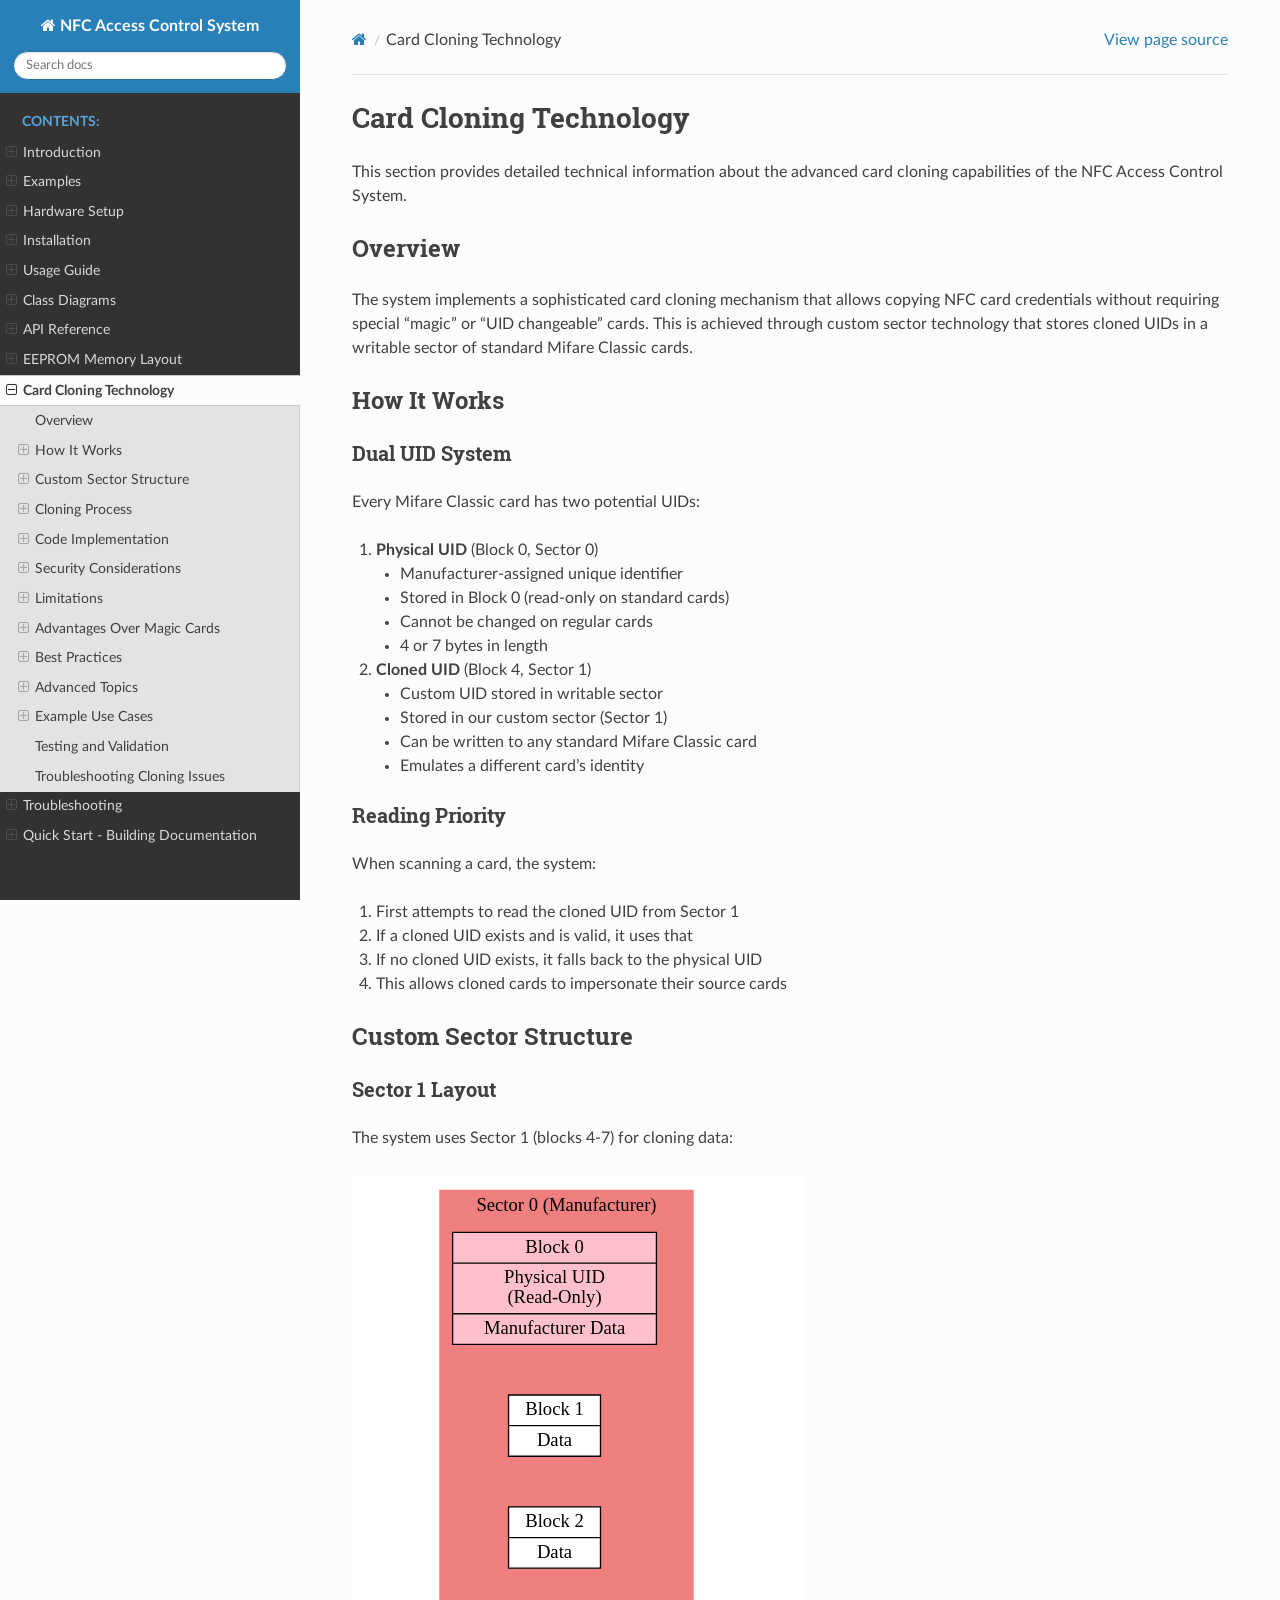
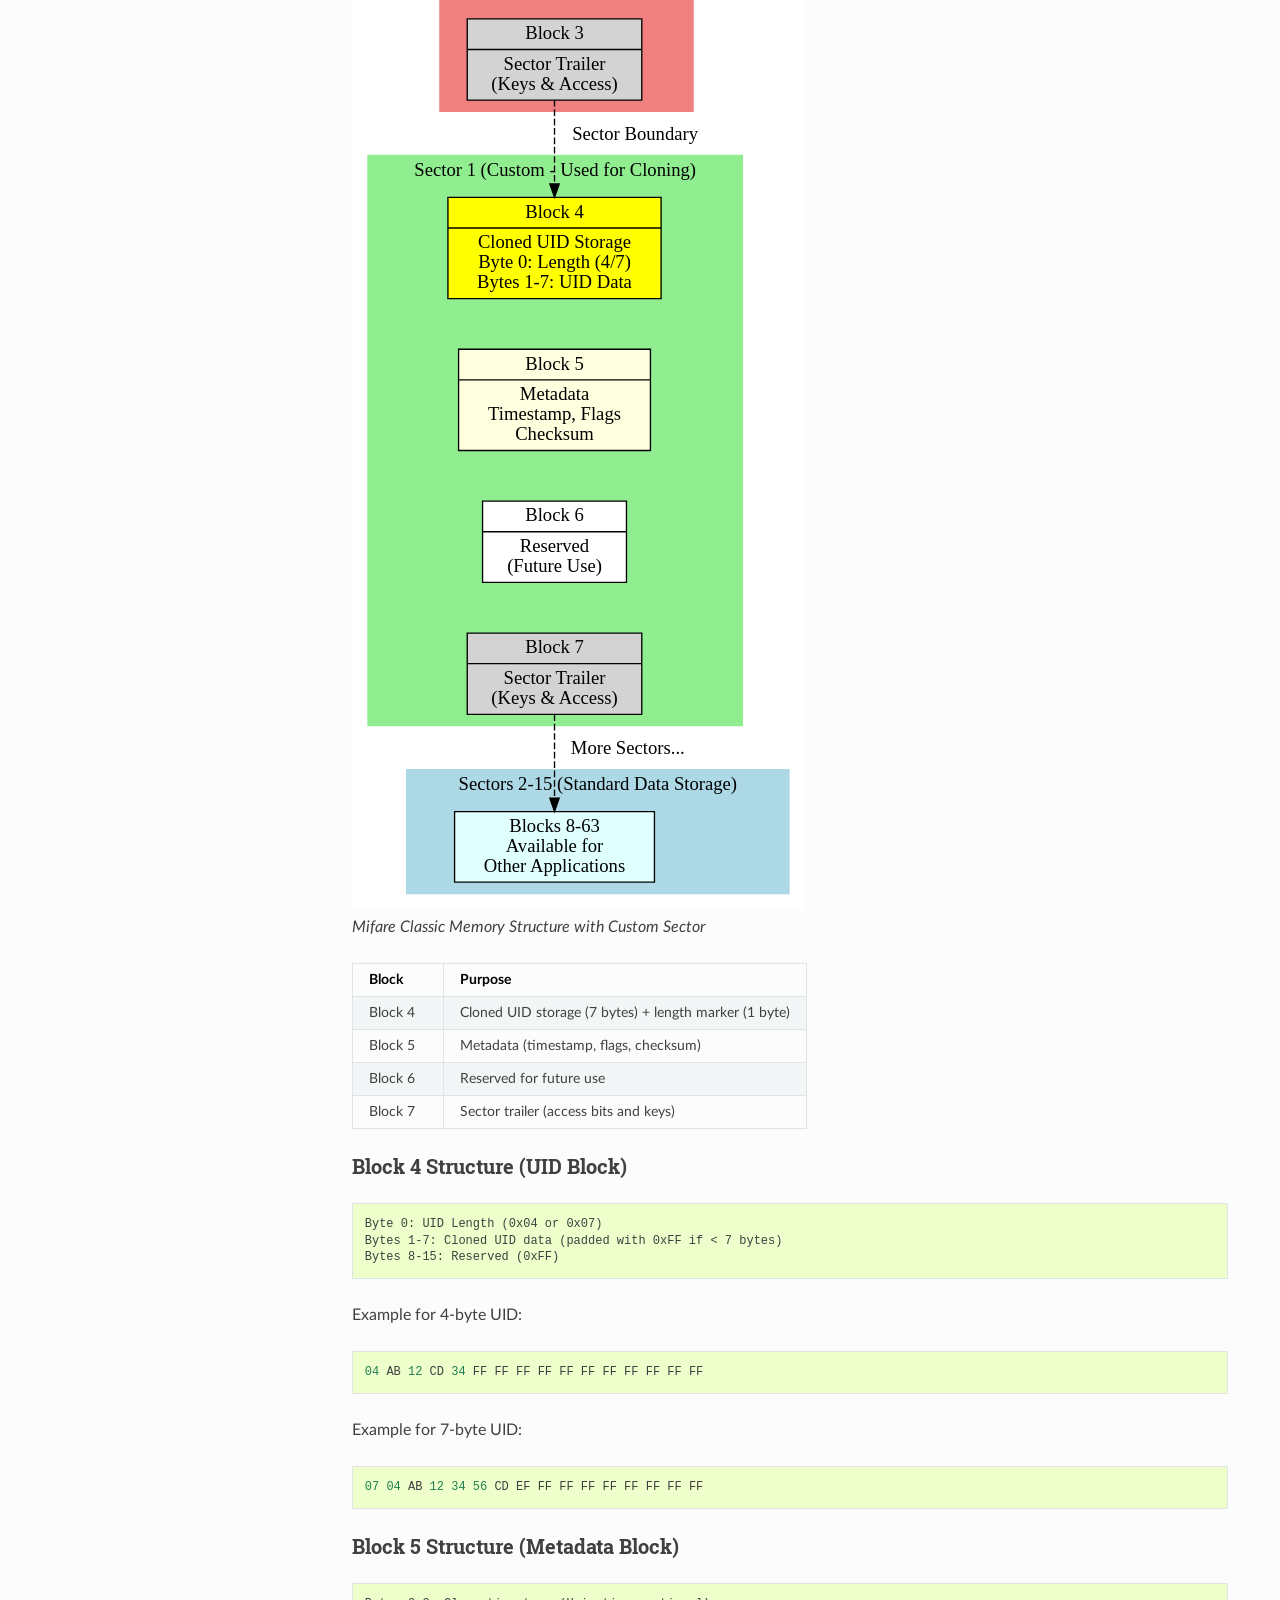
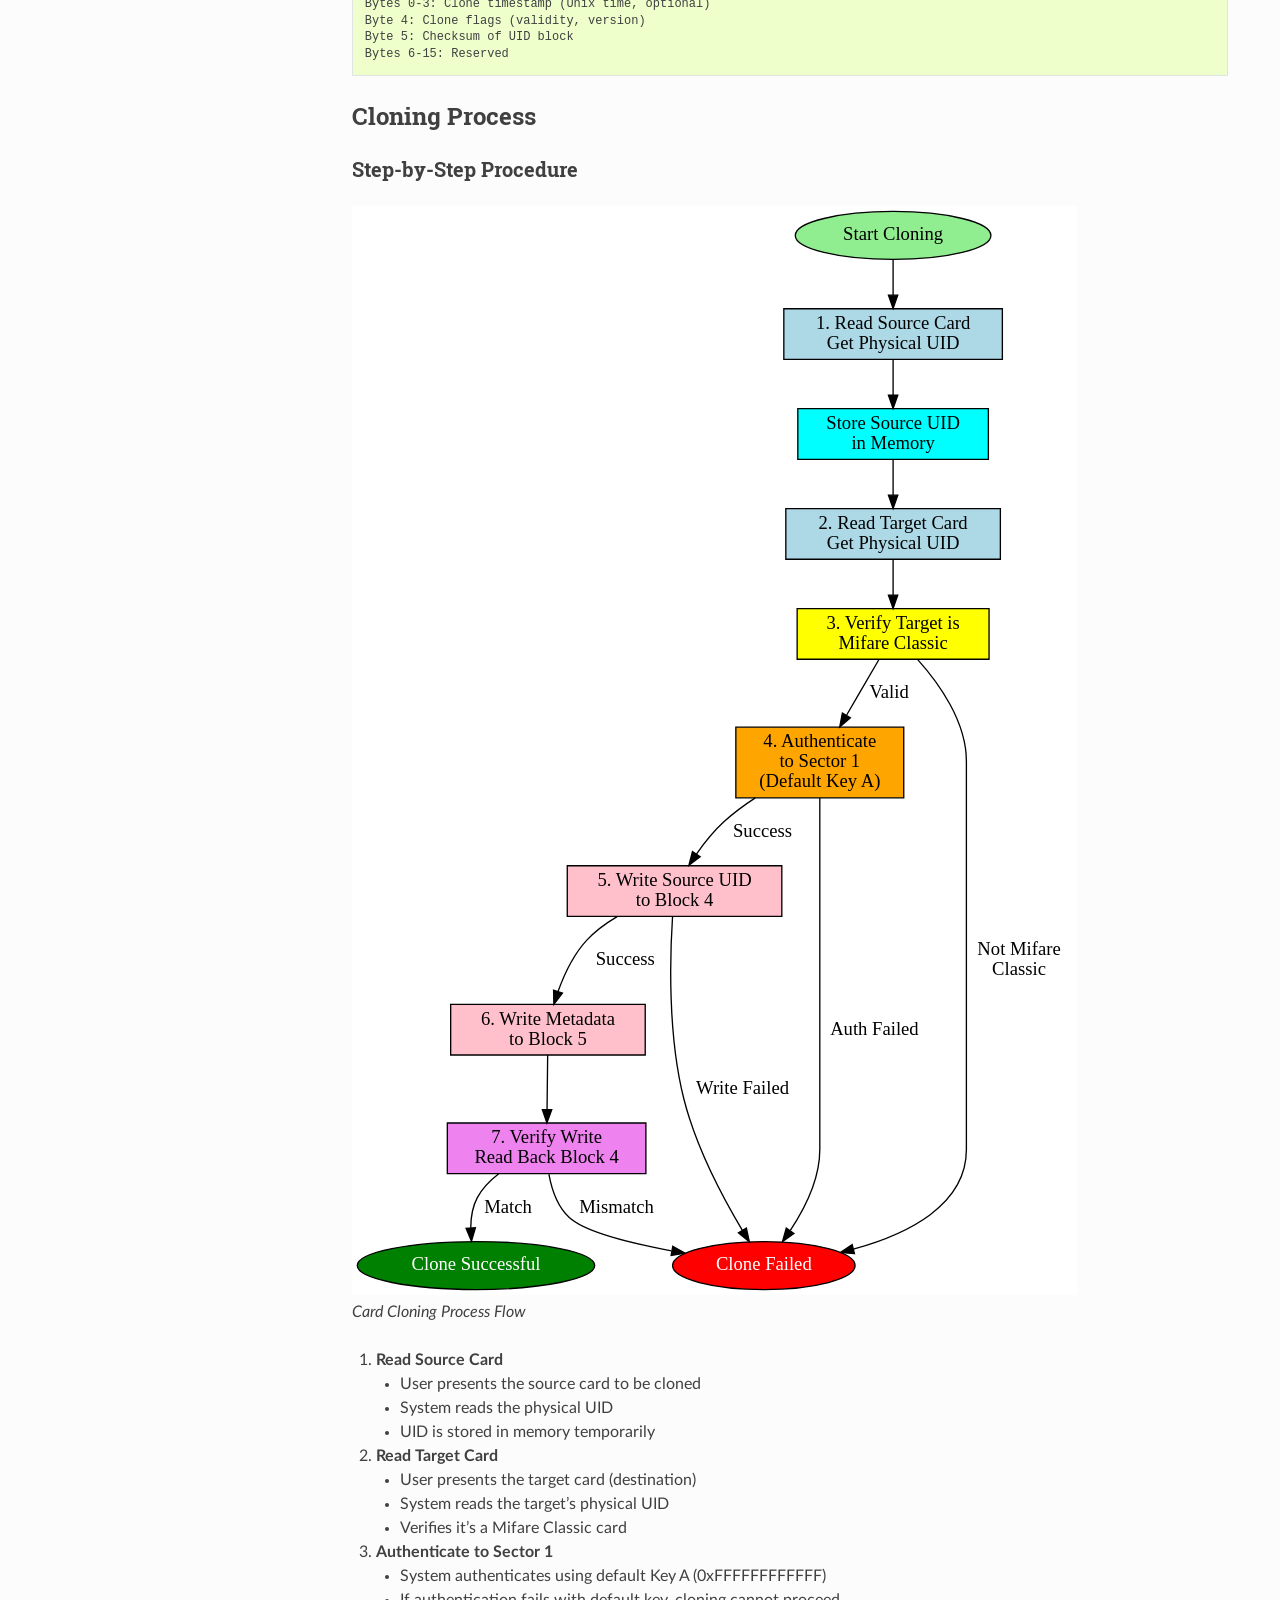
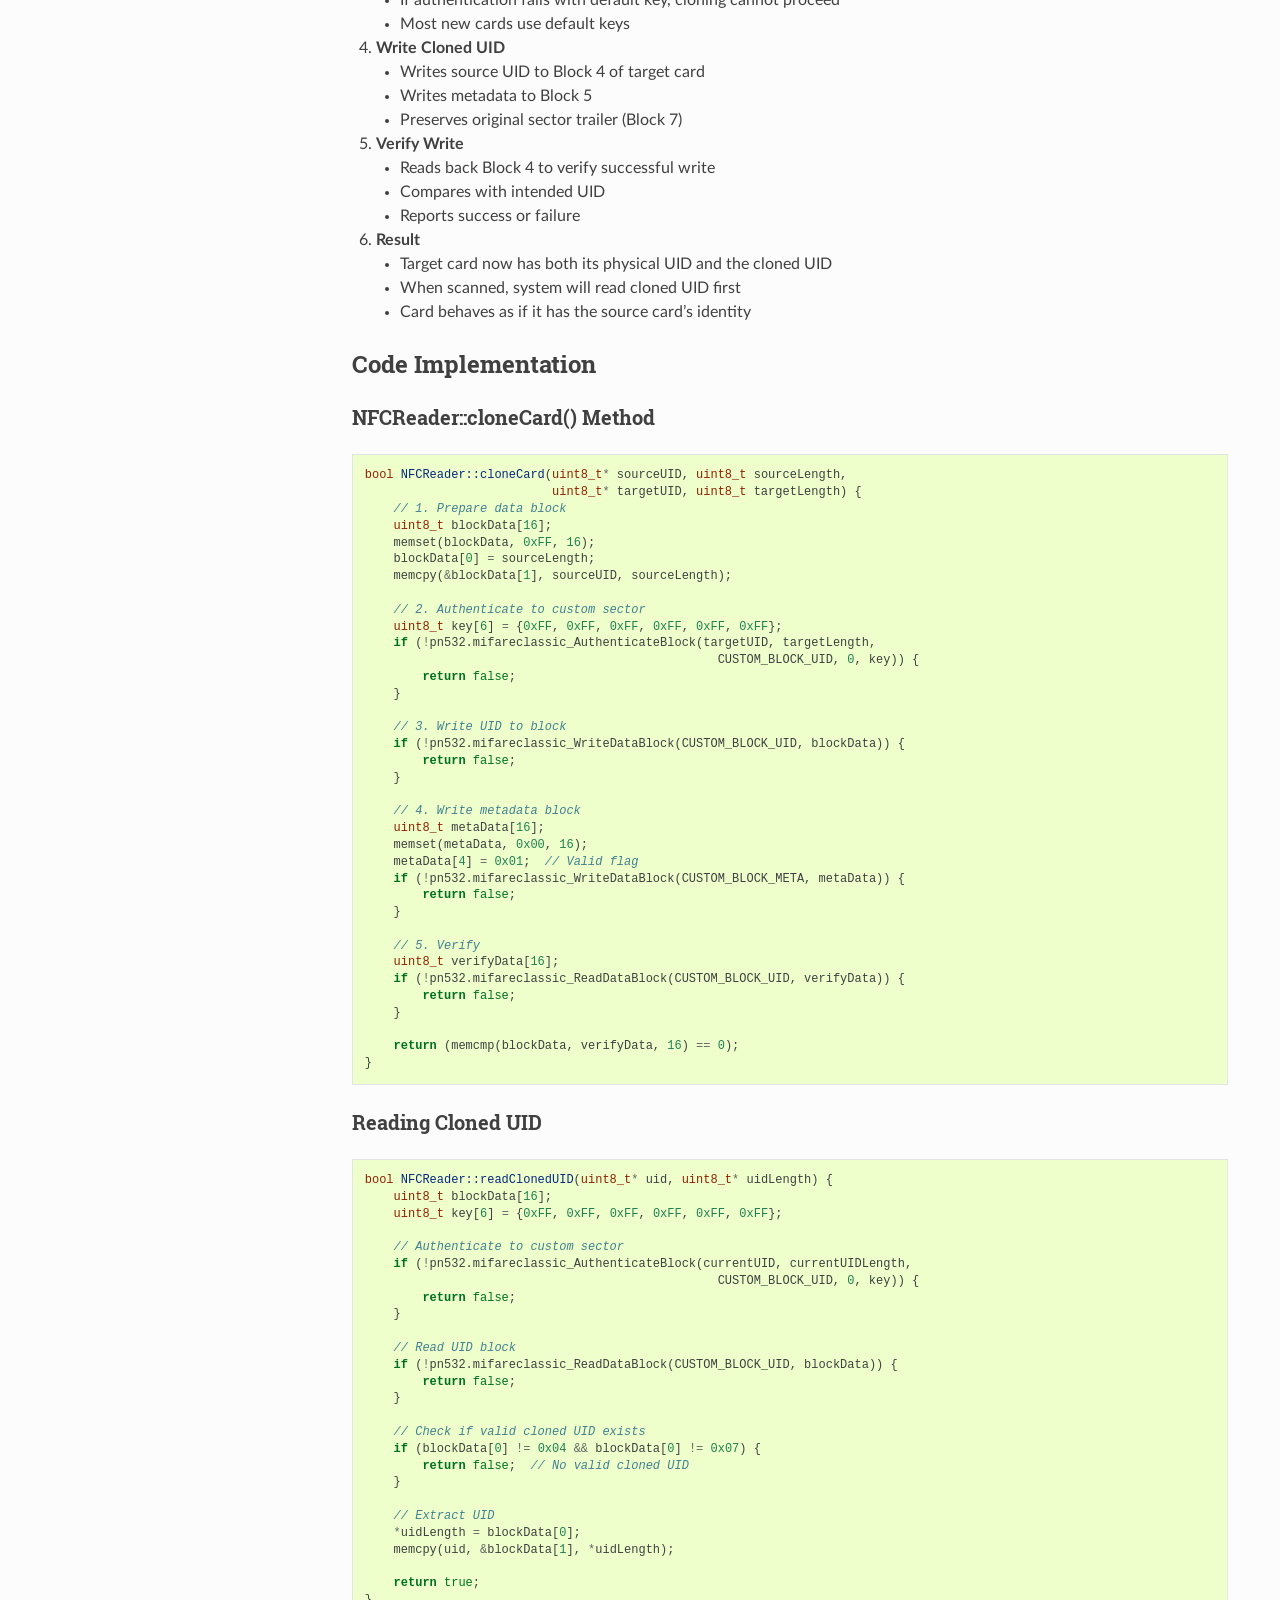
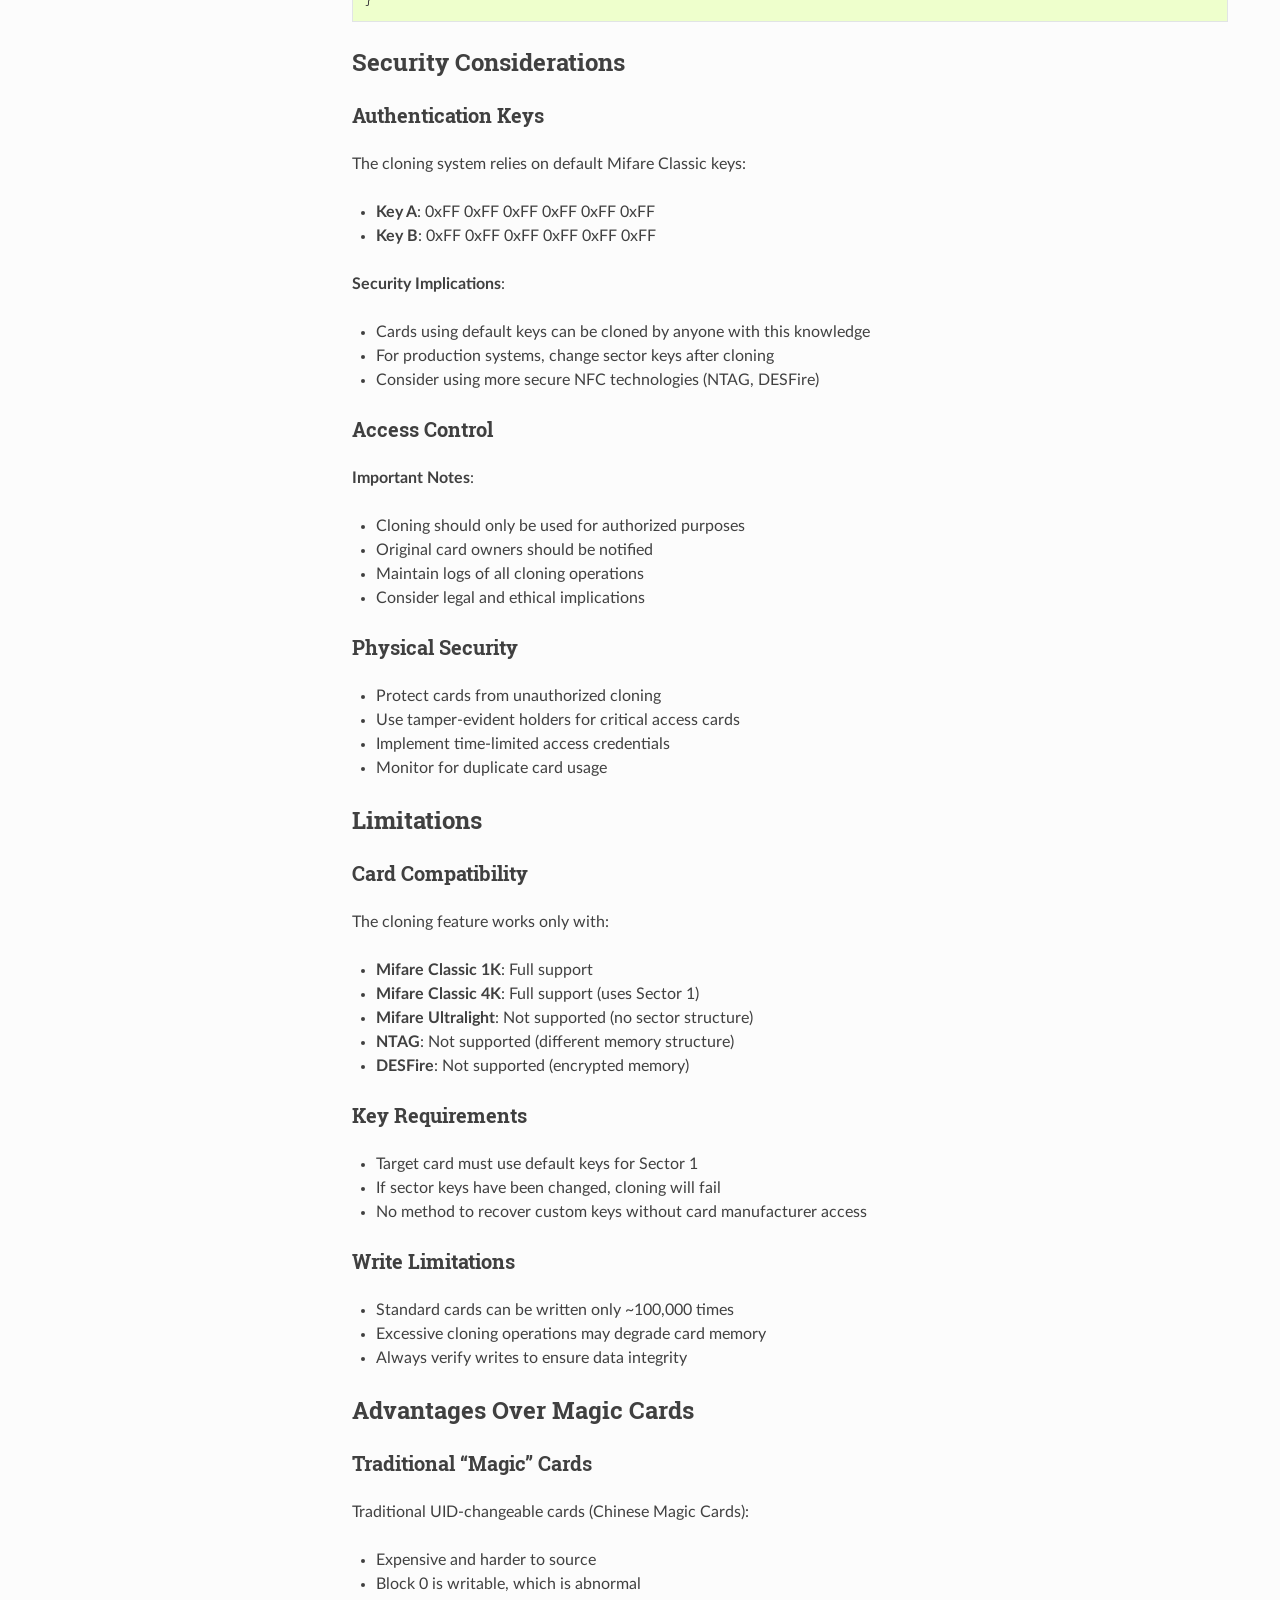
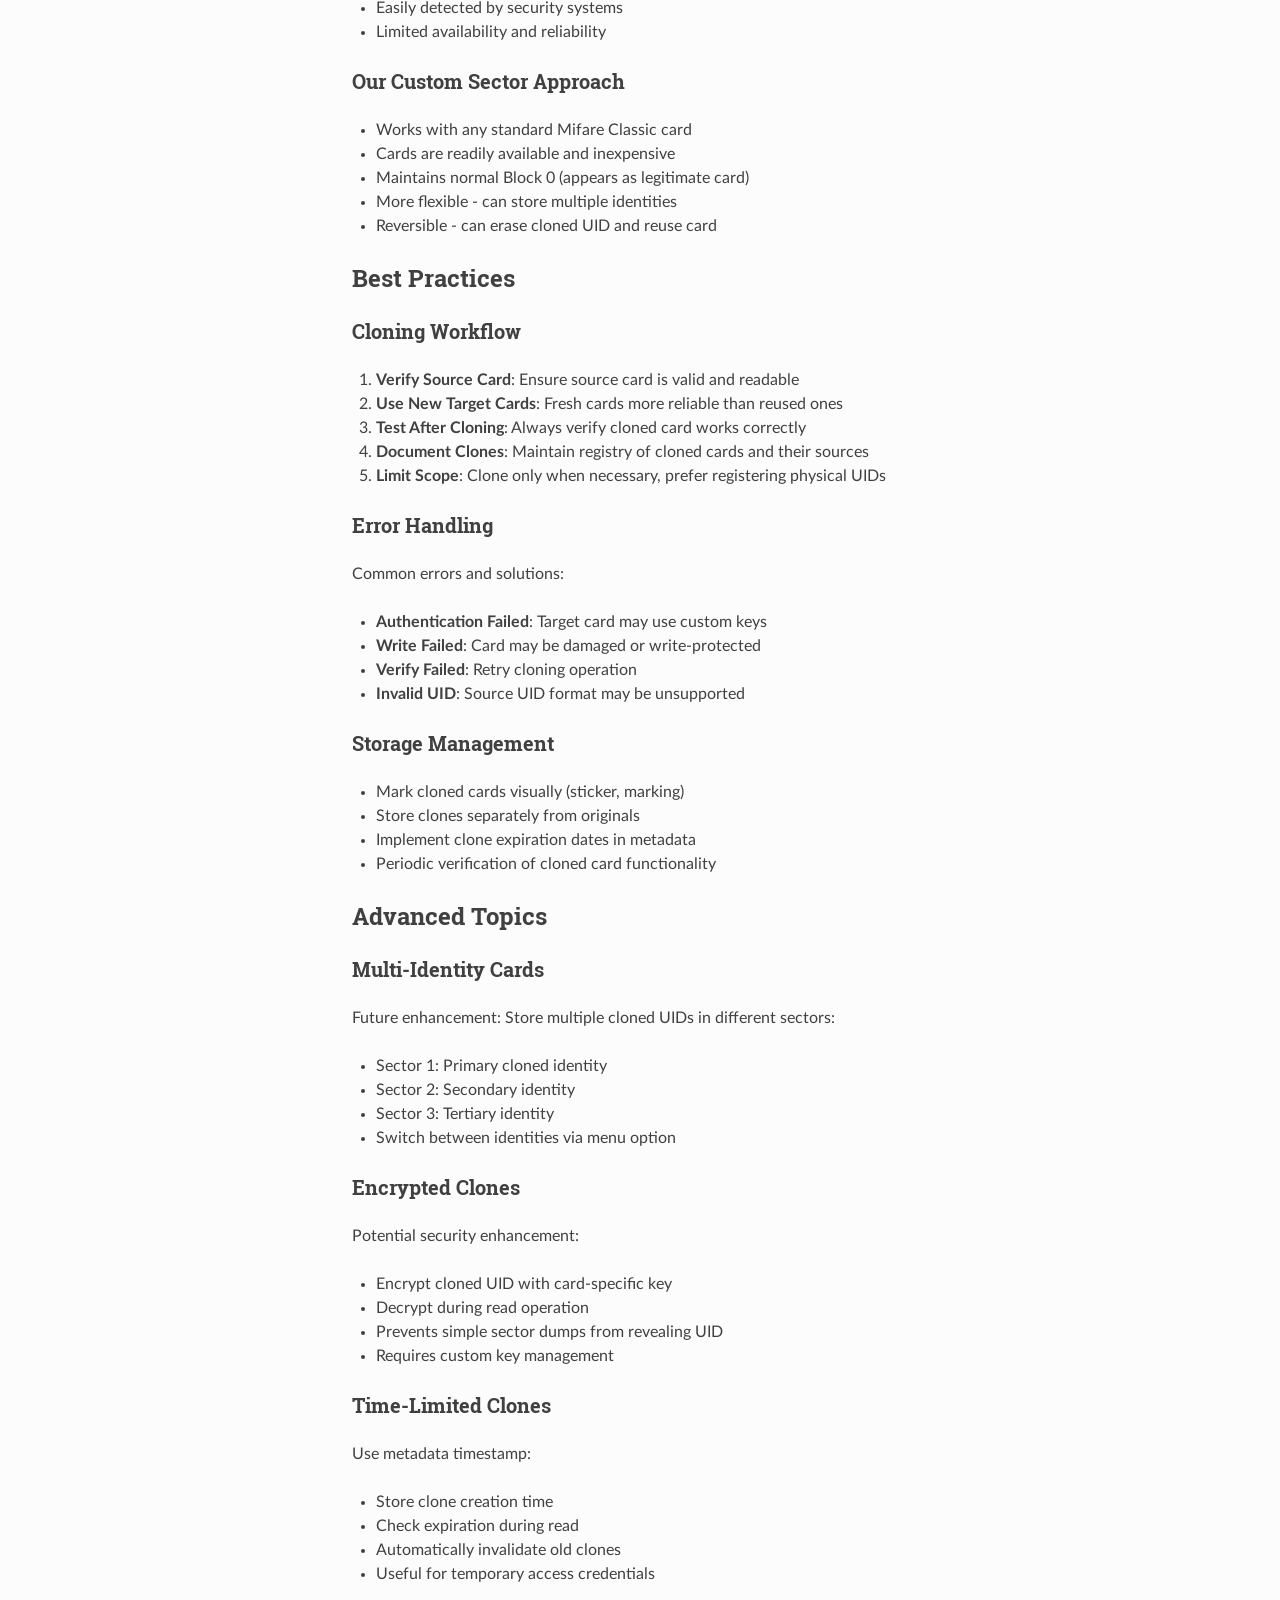
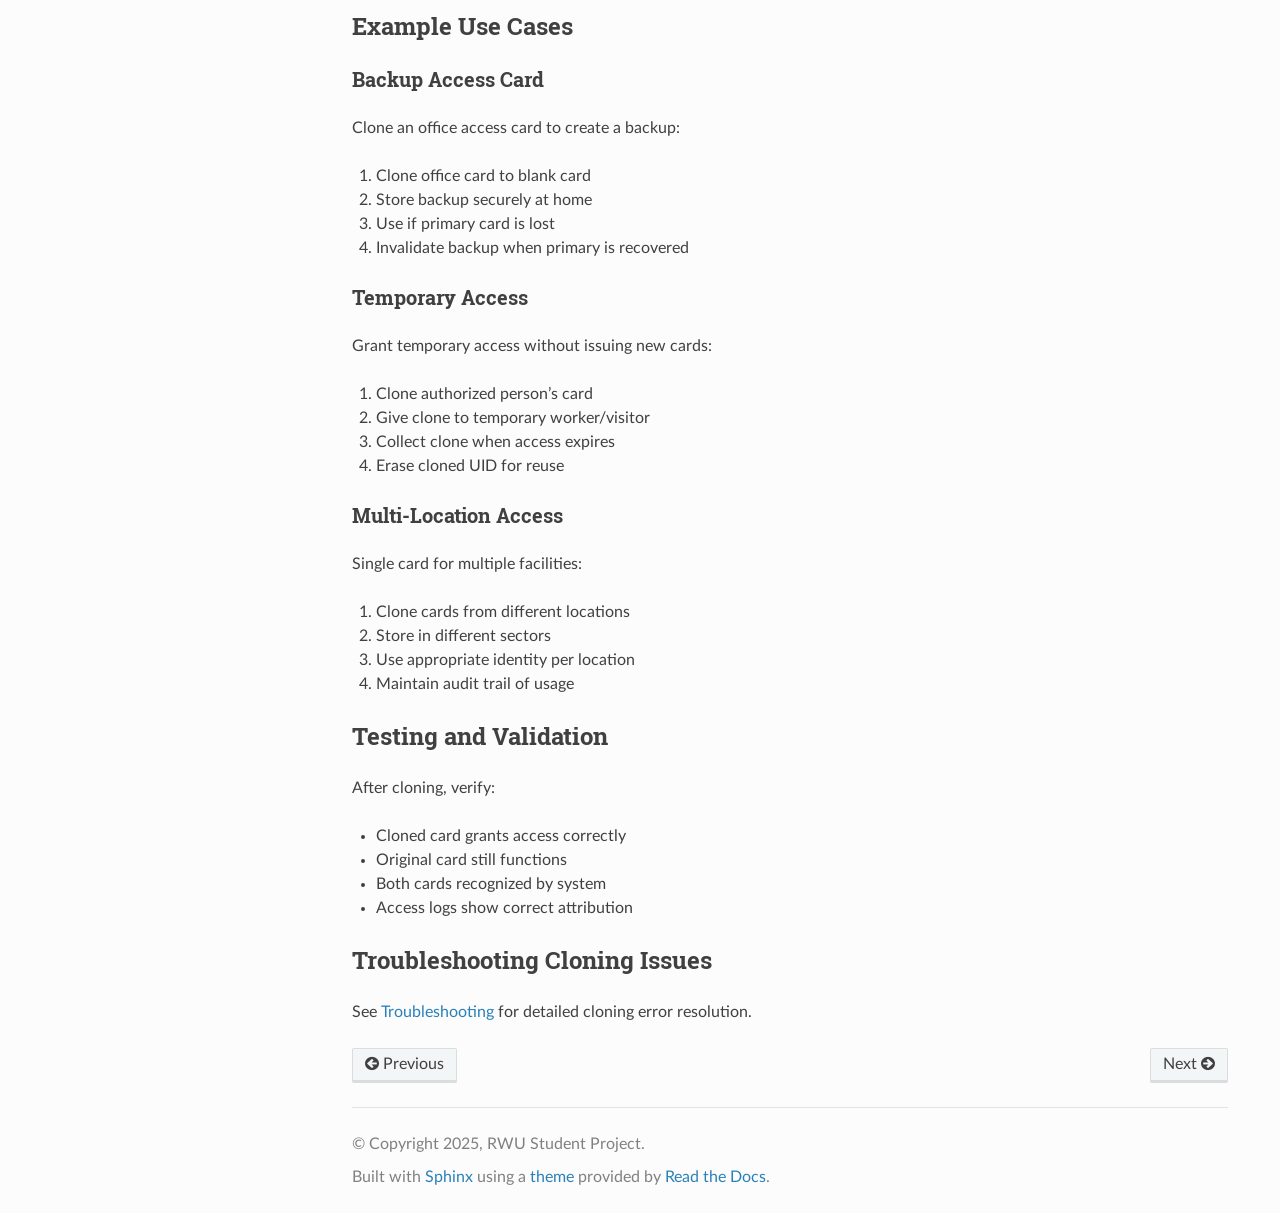
<file: card_cloning.html>
<!DOCTYPE html>
<html class="writer-html5" lang="en" data-content_root="./">
<head>
  <meta charset="utf-8" /><meta name="viewport" content="width=device-width, initial-scale=1" />

  <meta name="viewport" content="width=device-width, initial-scale=1.0" />
  <title>Card Cloning Technology &mdash; NFC Access Control System 1.0.0 documentation</title>
      <link rel="stylesheet" type="text/css" href="_static/pygments.css?v=03e43079" />
      <link rel="stylesheet" type="text/css" href="_static/css/theme.css?v=e59714d7" />
      <link rel="stylesheet" type="text/css" href="_static/graphviz.css?v=4ae1632d" />
      <link rel="stylesheet" type="text/css" href="_static/custom.css?v=467e753e" />

  
      <script src="_static/jquery.js?v=5d32c60e"></script>
      <script src="_static/_sphinx_javascript_frameworks_compat.js?v=2cd50e6c"></script>
      <script src="_static/documentation_options.js?v=8d563738"></script>
      <script src="_static/doctools.js?v=9bcbadda"></script>
      <script src="_static/sphinx_highlight.js?v=dc90522c"></script>
    <script src="_static/js/theme.js"></script>
    <link rel="index" title="Index" href="genindex.html" />
    <link rel="search" title="Search" href="search.html" />
    <link rel="next" title="Troubleshooting" href="troubleshooting.html" />
    <link rel="prev" title="EEPROM Memory Layout" href="eeprom.html" /> 
</head>

<body class="wy-body-for-nav"> 
  <div class="wy-grid-for-nav">
    <nav data-toggle="wy-nav-shift" class="wy-nav-side">
      <div class="wy-side-scroll">
        <div class="wy-side-nav-search" >

          
          
          <a href="index.html" class="icon icon-home">
            NFC Access Control System
          </a>
<div role="search">
  <form id="rtd-search-form" class="wy-form" action="search.html" method="get">
    <input type="text" name="q" placeholder="Search docs" aria-label="Search docs" />
    <input type="hidden" name="check_keywords" value="yes" />
    <input type="hidden" name="area" value="default" />
  </form>
</div>
        </div><div class="wy-menu wy-menu-vertical" data-spy="affix" role="navigation" aria-label="Navigation menu">
              <p class="caption" role="heading"><span class="caption-text">Contents:</span></p>
<ul class="current">
<li class="toctree-l1"><a class="reference internal" href="introduction.html">Introduction</a><ul>
<li class="toctree-l2"><a class="reference internal" href="introduction.html#project-evolution">Project Evolution</a></li>
<li class="toctree-l2"><a class="reference internal" href="introduction.html#what-is-nfc">What is NFC?</a></li>
<li class="toctree-l2"><a class="reference internal" href="introduction.html#system-architecture">System Architecture</a><ul>
<li class="toctree-l3"><a class="reference internal" href="introduction.html#hardware-layer">Hardware Layer</a></li>
<li class="toctree-l3"><a class="reference internal" href="introduction.html#software-layer">Software Layer</a></li>
</ul>
</li>
<li class="toctree-l2"><a class="reference internal" href="introduction.html#design-philosophy">Design Philosophy</a><ul>
<li class="toctree-l3"><a class="reference internal" href="introduction.html#security-first">Security First</a></li>
<li class="toctree-l3"><a class="reference internal" href="introduction.html#user-friendly">User Friendly</a></li>
<li class="toctree-l3"><a class="reference internal" href="introduction.html#educational-value">Educational Value</a></li>
<li class="toctree-l3"><a class="reference internal" href="introduction.html#flexibility">Flexibility</a></li>
<li class="toctree-l3"><a class="reference internal" href="introduction.html#reliability">Reliability</a></li>
</ul>
</li>
<li class="toctree-l2"><a class="reference internal" href="introduction.html#use-cases">Use Cases</a><ul>
<li class="toctree-l3"><a class="reference internal" href="introduction.html#educational-applications">Educational Applications</a></li>
<li class="toctree-l3"><a class="reference internal" href="introduction.html#practical-applications">Practical Applications</a></li>
</ul>
</li>
<li class="toctree-l2"><a class="reference internal" href="introduction.html#technical-specifications">Technical Specifications</a><ul>
<li class="toctree-l3"><a class="reference internal" href="introduction.html#hardware-requirements">Hardware Requirements</a></li>
<li class="toctree-l3"><a class="reference internal" href="introduction.html#software-capabilities">Software Capabilities</a></li>
<li class="toctree-l3"><a class="reference internal" href="introduction.html#performance-metrics">Performance Metrics</a></li>
</ul>
</li>
<li class="toctree-l2"><a class="reference internal" href="introduction.html#getting-started">Getting Started</a></li>
<li class="toctree-l2"><a class="reference internal" href="introduction.html#project-structure">Project Structure</a><ul>
<li class="toctree-l3"><a class="reference internal" href="introduction.html#id1">Hardware Layer</a></li>
<li class="toctree-l3"><a class="reference internal" href="introduction.html#id2">Software Layer</a></li>
</ul>
</li>
<li class="toctree-l2"><a class="reference internal" href="introduction.html#id3">Design Philosophy</a><ul>
<li class="toctree-l3"><a class="reference internal" href="introduction.html#id4">Security First</a></li>
<li class="toctree-l3"><a class="reference internal" href="introduction.html#id5">User Friendly</a></li>
<li class="toctree-l3"><a class="reference internal" href="introduction.html#id6">Educational Value</a></li>
<li class="toctree-l3"><a class="reference internal" href="introduction.html#id7">Flexibility</a></li>
<li class="toctree-l3"><a class="reference internal" href="introduction.html#id8">Reliability</a></li>
</ul>
</li>
<li class="toctree-l2"><a class="reference internal" href="introduction.html#id9">Use Cases</a><ul>
<li class="toctree-l3"><a class="reference internal" href="introduction.html#id10">Educational Applications</a></li>
<li class="toctree-l3"><a class="reference internal" href="introduction.html#id11">Practical Applications</a></li>
</ul>
</li>
<li class="toctree-l2"><a class="reference internal" href="introduction.html#id12">Technical Specifications</a><ul>
<li class="toctree-l3"><a class="reference internal" href="introduction.html#id13">Hardware Requirements</a></li>
<li class="toctree-l3"><a class="reference internal" href="introduction.html#id14">Software Capabilities</a></li>
<li class="toctree-l3"><a class="reference internal" href="introduction.html#id15">Performance Metrics</a></li>
</ul>
</li>
<li class="toctree-l2"><a class="reference internal" href="introduction.html#id16">Getting Started</a></li>
<li class="toctree-l2"><a class="reference internal" href="introduction.html#id17">Project Structure</a></li>
</ul>
</li>
<li class="toctree-l1"><a class="reference internal" href="examples.html">Examples</a><ul>
<li class="toctree-l2"><a class="reference internal" href="examples.html#course-tasks-overview">Course Tasks Overview</a></li>
<li class="toctree-l2"><a class="reference internal" href="examples.html#task-1-reading-nfc-tags">Task 1: Reading NFC Tags</a><ul>
<li class="toctree-l3"><a class="reference internal" href="examples.html#learning-objectives">Learning Objectives</a></li>
<li class="toctree-l3"><a class="reference internal" href="examples.html#example-code-read-example-cpp">Example Code: read_example.cpp</a></li>
<li class="toctree-l3"><a class="reference internal" href="examples.html#key-concepts">Key Concepts</a></li>
<li class="toctree-l3"><a class="reference internal" href="examples.html#running-the-example">Running the Example</a></li>
<li class="toctree-l3"><a class="reference internal" href="examples.html#expected-output">Expected Output</a></li>
</ul>
</li>
<li class="toctree-l2"><a class="reference internal" href="examples.html#task-2-writing-to-nfc-tags">Task 2: Writing to NFC Tags</a><ul>
<li class="toctree-l3"><a class="reference internal" href="examples.html#id1">Learning Objectives</a></li>
<li class="toctree-l3"><a class="reference internal" href="examples.html#example-code-write-example-cpp">Example Code: write_example.cpp</a></li>
<li class="toctree-l3"><a class="reference internal" href="examples.html#card-storage-structures">Card Storage Structures</a></li>
<li class="toctree-l3"><a class="reference internal" href="examples.html#write-functions-reference">Write Functions Reference</a></li>
<li class="toctree-l3"><a class="reference internal" href="examples.html#id2">Running the Example</a></li>
<li class="toctree-l3"><a class="reference internal" href="examples.html#safety-tips">Safety Tips</a></li>
<li class="toctree-l3"><a class="reference internal" href="examples.html#common-issues-and-solutions">Common Issues and Solutions</a></li>
</ul>
</li>
<li class="toctree-l2"><a class="reference internal" href="examples.html#advanced-topics">Advanced Topics</a><ul>
<li class="toctree-l3"><a class="reference internal" href="examples.html#card-cloning">Card Cloning</a></li>
<li class="toctree-l3"><a class="reference internal" href="examples.html#ndef-messages">NDEF Messages</a></li>
</ul>
</li>
<li class="toctree-l2"><a class="reference internal" href="examples.html#next-steps">Next Steps</a></li>
<li class="toctree-l2"><a class="reference internal" href="examples.html#tips-for-development">Tips for Development</a></li>
<li class="toctree-l2"><a class="reference internal" href="examples.html#see-also">See Also</a></li>
</ul>
</li>
<li class="toctree-l1"><a class="reference internal" href="hardware.html">Hardware Setup</a><ul>
<li class="toctree-l2"><a class="reference internal" href="hardware.html#required-components">Required Components</a><ul>
<li class="toctree-l3"><a class="reference internal" href="hardware.html#core-components">Core Components</a></li>
<li class="toctree-l3"><a class="reference internal" href="hardware.html#additional-components">Additional Components</a></li>
</ul>
</li>
<li class="toctree-l2"><a class="reference internal" href="hardware.html#pin-configuration">Pin Configuration</a><ul>
<li class="toctree-l3"><a class="reference internal" href="hardware.html#pn532-nfc-module-spi-mode">PN532 NFC Module (SPI Mode)</a></li>
<li class="toctree-l3"><a class="reference internal" href="hardware.html#lcd-display-4-bit-parallel">LCD Display (4-bit Parallel)</a></li>
<li class="toctree-l3"><a class="reference internal" href="hardware.html#navigation-buttons">Navigation Buttons</a></li>
<li class="toctree-l3"><a class="reference internal" href="hardware.html#relay-module">Relay Module</a></li>
</ul>
</li>
<li class="toctree-l2"><a class="reference internal" href="hardware.html#wiring-diagram">Wiring Diagram</a></li>
<li class="toctree-l2"><a class="reference internal" href="hardware.html#power-considerations">Power Considerations</a></li>
<li class="toctree-l2"><a class="reference internal" href="hardware.html#assembly-tips">Assembly Tips</a></li>
<li class="toctree-l2"><a class="reference internal" href="hardware.html#troubleshooting-hardware-issues">Troubleshooting Hardware Issues</a><ul>
<li class="toctree-l3"><a class="reference internal" href="hardware.html#lcd-not-displaying">LCD Not Displaying</a></li>
<li class="toctree-l3"><a class="reference internal" href="hardware.html#pn532-not-detected">PN532 Not Detected</a></li>
<li class="toctree-l3"><a class="reference internal" href="hardware.html#buttons-not-responding">Buttons Not Responding</a></li>
<li class="toctree-l3"><a class="reference internal" href="hardware.html#relay-not-activating">Relay Not Activating</a></li>
</ul>
</li>
</ul>
</li>
<li class="toctree-l1"><a class="reference internal" href="installation.html">Installation</a><ul>
<li class="toctree-l2"><a class="reference internal" href="installation.html#prerequisites">Prerequisites</a><ul>
<li class="toctree-l3"><a class="reference internal" href="installation.html#required-software">Required Software</a></li>
<li class="toctree-l3"><a class="reference internal" href="installation.html#recommended-tools">Recommended Tools</a></li>
</ul>
</li>
<li class="toctree-l2"><a class="reference internal" href="installation.html#setting-up-platformio">Setting Up PlatformIO</a><ul>
<li class="toctree-l3"><a class="reference internal" href="installation.html#option-1-platformio-ide-recommended">Option 1: PlatformIO IDE (Recommended)</a></li>
<li class="toctree-l3"><a class="reference internal" href="installation.html#option-2-platformio-core-cli">Option 2: PlatformIO Core (CLI)</a></li>
</ul>
</li>
<li class="toctree-l2"><a class="reference internal" href="installation.html#getting-the-source-code">Getting the Source Code</a><ul>
<li class="toctree-l3"><a class="reference internal" href="installation.html#clone-from-repository">Clone from Repository</a></li>
<li class="toctree-l3"><a class="reference internal" href="installation.html#download-zip">Download ZIP</a></li>
</ul>
</li>
<li class="toctree-l2"><a class="reference internal" href="installation.html#project-structure">Project Structure</a></li>
<li class="toctree-l2"><a class="reference internal" href="installation.html#configuration">Configuration</a><ul>
<li class="toctree-l3"><a class="reference internal" href="installation.html#pin-configuration">Pin Configuration</a></li>
</ul>
</li>
<li class="toctree-l2"><a class="reference internal" href="installation.html#building-the-firmware">Building the Firmware</a><ul>
<li class="toctree-l3"><a class="reference internal" href="installation.html#using-platformio-ide">Using PlatformIO IDE</a></li>
<li class="toctree-l3"><a class="reference internal" href="installation.html#using-platformio-cli">Using PlatformIO CLI</a></li>
</ul>
</li>
<li class="toctree-l2"><a class="reference internal" href="installation.html#uploading-to-arduino">Uploading to Arduino</a><ul>
<li class="toctree-l3"><a class="reference internal" href="installation.html#preparing-the-arduino">Preparing the Arduino</a></li>
<li class="toctree-l3"><a class="reference internal" href="installation.html#id1">Using PlatformIO IDE</a></li>
<li class="toctree-l3"><a class="reference internal" href="installation.html#specifying-upload-port">Specifying Upload Port</a></li>
</ul>
</li>
<li class="toctree-l2"><a class="reference internal" href="installation.html#monitoring-serial-output">Monitoring Serial Output</a><ul>
<li class="toctree-l3"><a class="reference internal" href="installation.html#using-platformio">Using PlatformIO</a></li>
<li class="toctree-l3"><a class="reference internal" href="installation.html#using-arduino-ide-serial-monitor">Using Arduino IDE Serial Monitor</a></li>
</ul>
</li>
<li class="toctree-l2"><a class="reference internal" href="installation.html#troubleshooting-installation">Troubleshooting Installation</a><ul>
<li class="toctree-l3"><a class="reference internal" href="installation.html#build-errors">Build Errors</a></li>
<li class="toctree-l3"><a class="reference internal" href="installation.html#upload-errors">Upload Errors</a></li>
</ul>
</li>
<li class="toctree-l2"><a class="reference internal" href="installation.html#verification">Verification</a></li>
<li class="toctree-l2"><a class="reference internal" href="installation.html#next-steps">Next Steps</a></li>
</ul>
</li>
<li class="toctree-l1"><a class="reference internal" href="usage.html">Usage Guide</a><ul>
<li class="toctree-l2"><a class="reference internal" href="usage.html#system-startup">System Startup</a></li>
<li class="toctree-l2"><a class="reference internal" href="usage.html#normal-operation">Normal Operation</a><ul>
<li class="toctree-l3"><a class="reference internal" href="usage.html#scanning-cards">Scanning Cards</a></li>
</ul>
</li>
<li class="toctree-l2"><a class="reference internal" href="usage.html#menu-system">Menu System</a><ul>
<li class="toctree-l3"><a class="reference internal" href="usage.html#accessing-the-menu">Accessing the Menu</a></li>
<li class="toctree-l3"><a class="reference internal" href="usage.html#menu-navigation">Menu Navigation</a></li>
<li class="toctree-l3"><a class="reference internal" href="usage.html#main-menu-items">Main Menu Items</a></li>
</ul>
</li>
<li class="toctree-l2"><a class="reference internal" href="usage.html#card-management">Card Management</a><ul>
<li class="toctree-l3"><a class="reference internal" href="usage.html#registering-a-new-card">Registering a New Card</a></li>
<li class="toctree-l3"><a class="reference internal" href="usage.html#deleting-a-card">Deleting a Card</a></li>
<li class="toctree-l3"><a class="reference internal" href="usage.html#listing-stored-cards">Listing Stored Cards</a></li>
</ul>
</li>
<li class="toctree-l2"><a class="reference internal" href="usage.html#advanced-features">Advanced Features</a><ul>
<li class="toctree-l3"><a class="reference internal" href="usage.html#card-cloning">Card Cloning</a></li>
<li class="toctree-l3"><a class="reference internal" href="usage.html#system-information">System Information</a></li>
</ul>
</li>
<li class="toctree-l2"><a class="reference internal" href="usage.html#customization">Customization</a><ul>
<li class="toctree-l3"><a class="reference internal" href="usage.html#access-duration">Access Duration</a></li>
<li class="toctree-l3"><a class="reference internal" href="usage.html#button-configuration">Button Configuration</a></li>
<li class="toctree-l3"><a class="reference internal" href="usage.html#card-capacity">Card Capacity</a></li>
</ul>
</li>
<li class="toctree-l2"><a class="reference internal" href="usage.html#best-practices">Best Practices</a><ul>
<li class="toctree-l3"><a class="reference internal" href="usage.html#regular-operation">Regular Operation</a></li>
<li class="toctree-l3"><a class="reference internal" href="usage.html#id1">Card Management</a></li>
<li class="toctree-l3"><a class="reference internal" href="usage.html#system-maintenance">System Maintenance</a></li>
</ul>
</li>
<li class="toctree-l2"><a class="reference internal" href="usage.html#security-considerations">Security Considerations</a><ul>
<li class="toctree-l3"><a class="reference internal" href="usage.html#physical-security">Physical Security</a></li>
<li class="toctree-l3"><a class="reference internal" href="usage.html#access-control">Access Control</a></li>
</ul>
</li>
<li class="toctree-l2"><a class="reference internal" href="usage.html#serial-output">Serial Output</a></li>
<li class="toctree-l2"><a class="reference internal" href="usage.html#troubleshooting-common-issues">Troubleshooting Common Issues</a><ul>
<li class="toctree-l3"><a class="reference internal" href="usage.html#card-not-reading">Card Not Reading</a></li>
<li class="toctree-l3"><a class="reference internal" href="usage.html#false-readings">False Readings</a></li>
<li class="toctree-l3"><a class="reference internal" href="usage.html#menu-not-responding">Menu Not Responding</a></li>
<li class="toctree-l3"><a class="reference internal" href="usage.html#relay-not-activating">Relay Not Activating</a></li>
</ul>
</li>
</ul>
</li>
<li class="toctree-l1"><a class="reference internal" href="diagrams.html">Class Diagrams</a><ul>
<li class="toctree-l2"><a class="reference internal" href="diagrams.html#system-architecture-overview">System Architecture Overview</a></li>
<li class="toctree-l2"><a class="reference internal" href="diagrams.html#accesscontrolsystem-class">AccessControlSystem Class</a></li>
<li class="toctree-l2"><a class="reference internal" href="diagrams.html#nfcreader-class">NFCReader Class</a></li>
<li class="toctree-l2"><a class="reference internal" href="diagrams.html#complete-system-relationships">Complete System Relationships</a></li>
<li class="toctree-l2"><a class="reference internal" href="diagrams.html#state-machine">State Machine</a></li>
<li class="toctree-l2"><a class="reference internal" href="diagrams.html#card-registration-flow">Card Registration Flow</a></li>
<li class="toctree-l2"><a class="reference internal" href="diagrams.html#card-cloning-flow">Card Cloning Flow</a></li>
<li class="toctree-l2"><a class="reference internal" href="diagrams.html#mifare-memory-layout">MIFARE Memory Layout</a></li>
<li class="toctree-l2"><a class="reference internal" href="diagrams.html#installation-and-usage">Installation and Usage</a></li>
<li class="toctree-l2"><a class="reference internal" href="diagrams.html#see-also">See Also</a></li>
</ul>
</li>
<li class="toctree-l1"><a class="reference internal" href="api.html">API Reference</a><ul>
<li class="toctree-l2"><a class="reference internal" href="api.html#core-classes">Core Classes</a><ul>
<li class="toctree-l3"><a class="reference internal" href="api.html#accesscontrolsystem">AccessControlSystem</a><ul>
<li class="toctree-l4"><a class="reference internal" href="api.html#_CPPv419AccessControlSystem"><code class="docutils literal notranslate"><span class="pre">AccessControlSystem</span></code></a></li>
</ul>
</li>
<li class="toctree-l3"><a class="reference internal" href="api.html#nfcreader">NFCReader</a><ul>
<li class="toctree-l4"><a class="reference internal" href="api.html#_CPPv49NFCReader"><code class="docutils literal notranslate"><span class="pre">NFCReader</span></code></a></li>
</ul>
</li>
</ul>
</li>
<li class="toctree-l2"><a class="reference internal" href="api.html#enumerations">Enumerations</a><ul>
<li class="toctree-l3"><a class="reference internal" href="api.html#nfccommmode">NFCCommMode</a></li>
<li class="toctree-l3"><a class="reference internal" href="api.html#nfcreadmode">NFCReadMode</a></li>
<li class="toctree-l3"><a class="reference internal" href="api.html#nfccardtype">NFCCardType</a></li>
</ul>
</li>
<li class="toctree-l2"><a class="reference internal" href="api.html#data-structures">Data Structures</a><ul>
<li class="toctree-l3"><a class="reference internal" href="api.html#nfccardinfo">NFCCardInfo</a></li>
<li class="toctree-l3"><a class="reference internal" href="api.html#nfcwriteresult">NFCWriteResult</a></li>
<li class="toctree-l3"><a class="reference internal" href="api.html#systemstate">SystemState</a></li>
<li class="toctree-l3"><a class="reference internal" href="api.html#state-machine-diagram">State Machine Diagram</a></li>
<li class="toctree-l3"><a class="reference internal" href="api.html#menuitem">MenuItem</a></li>
</ul>
</li>
<li class="toctree-l2"><a class="reference internal" href="api.html#configuration-constants">Configuration Constants</a><ul>
<li class="toctree-l3"><a class="reference internal" href="api.html#hardware-pin-definitions">Hardware Pin Definitions</a></li>
<li class="toctree-l3"><a class="reference internal" href="api.html#system-parameters">System Parameters</a></li>
<li class="toctree-l3"><a class="reference internal" href="api.html#eeprom-memory-map">EEPROM Memory Map</a></li>
<li class="toctree-l3"><a class="reference internal" href="api.html#custom-sector-configuration">Custom Sector Configuration</a></li>
</ul>
</li>
<li class="toctree-l2"><a class="reference internal" href="api.html#example-usage">Example Usage</a><ul>
<li class="toctree-l3"><a class="reference internal" href="api.html#basic-setup">Basic Setup</a></li>
<li class="toctree-l3"><a class="reference internal" href="api.html#custom-card-handling">Custom Card Handling</a></li>
<li class="toctree-l3"><a class="reference internal" href="api.html#manual-card-registration">Manual Card Registration</a></li>
</ul>
</li>
<li class="toctree-l2"><a class="reference internal" href="api.html#return-values">Return Values</a></li>
<li class="toctree-l2"><a class="reference internal" href="api.html#memory-considerations">Memory Considerations</a><ul>
<li class="toctree-l3"><a class="reference internal" href="api.html#eeprom-usage">EEPROM Usage</a></li>
<li class="toctree-l3"><a class="reference internal" href="api.html#ram-usage">RAM Usage</a></li>
</ul>
</li>
<li class="toctree-l2"><a class="reference internal" href="api.html#thread-safety">Thread Safety</a></li>
<li class="toctree-l2"><a class="reference internal" href="api.html#debugging">Debugging</a></li>
</ul>
</li>
<li class="toctree-l1"><a class="reference internal" href="eeprom.html">EEPROM Memory Layout</a><ul>
<li class="toctree-l2"><a class="reference internal" href="eeprom.html#memory-map-overview">Memory Map Overview</a></li>
<li class="toctree-l2"><a class="reference internal" href="eeprom.html#memory-regions">Memory Regions</a><ul>
<li class="toctree-l3"><a class="reference internal" href="eeprom.html#header-section">Header Section</a></li>
<li class="toctree-l3"><a class="reference internal" href="eeprom.html#card-data-section">Card Data Section</a></li>
</ul>
</li>
<li class="toctree-l2"><a class="reference internal" href="eeprom.html#memory-operations">Memory Operations</a><ul>
<li class="toctree-l3"><a class="reference internal" href="eeprom.html#read-operation-flow">Read Operation Flow</a></li>
<li class="toctree-l3"><a class="reference internal" href="eeprom.html#write-operation-flow">Write Operation Flow</a></li>
</ul>
</li>
<li class="toctree-l2"><a class="reference internal" href="eeprom.html#memory-wear-leveling">Memory Wear Leveling</a><ul>
<li class="toctree-l3"><a class="reference internal" href="eeprom.html#write-frequency-estimation">Write Frequency Estimation</a></li>
<li class="toctree-l3"><a class="reference internal" href="eeprom.html#best-practices">Best Practices</a></li>
</ul>
</li>
<li class="toctree-l2"><a class="reference internal" href="eeprom.html#memory-initialization">Memory Initialization</a><ul>
<li class="toctree-l3"><a class="reference internal" href="eeprom.html#first-time-setup">First-Time Setup</a></li>
<li class="toctree-l3"><a class="reference internal" href="eeprom.html#code-example">Code Example</a></li>
</ul>
</li>
<li class="toctree-l2"><a class="reference internal" href="eeprom.html#memory-debugging">Memory Debugging</a></li>
<li class="toctree-l2"><a class="reference internal" href="eeprom.html#summary">Summary</a></li>
</ul>
</li>
<li class="toctree-l1 current"><a class="current reference internal" href="#">Card Cloning Technology</a><ul>
<li class="toctree-l2"><a class="reference internal" href="#overview">Overview</a></li>
<li class="toctree-l2"><a class="reference internal" href="#how-it-works">How It Works</a><ul>
<li class="toctree-l3"><a class="reference internal" href="#dual-uid-system">Dual UID System</a></li>
<li class="toctree-l3"><a class="reference internal" href="#reading-priority">Reading Priority</a></li>
</ul>
</li>
<li class="toctree-l2"><a class="reference internal" href="#custom-sector-structure">Custom Sector Structure</a><ul>
<li class="toctree-l3"><a class="reference internal" href="#sector-1-layout">Sector 1 Layout</a></li>
<li class="toctree-l3"><a class="reference internal" href="#block-4-structure-uid-block">Block 4 Structure (UID Block)</a></li>
<li class="toctree-l3"><a class="reference internal" href="#block-5-structure-metadata-block">Block 5 Structure (Metadata Block)</a></li>
</ul>
</li>
<li class="toctree-l2"><a class="reference internal" href="#cloning-process">Cloning Process</a><ul>
<li class="toctree-l3"><a class="reference internal" href="#step-by-step-procedure">Step-by-Step Procedure</a></li>
</ul>
</li>
<li class="toctree-l2"><a class="reference internal" href="#code-implementation">Code Implementation</a><ul>
<li class="toctree-l3"><a class="reference internal" href="#nfcreader-clonecard-method">NFCReader::cloneCard() Method</a></li>
<li class="toctree-l3"><a class="reference internal" href="#reading-cloned-uid">Reading Cloned UID</a></li>
</ul>
</li>
<li class="toctree-l2"><a class="reference internal" href="#security-considerations">Security Considerations</a><ul>
<li class="toctree-l3"><a class="reference internal" href="#authentication-keys">Authentication Keys</a></li>
<li class="toctree-l3"><a class="reference internal" href="#access-control">Access Control</a></li>
<li class="toctree-l3"><a class="reference internal" href="#physical-security">Physical Security</a></li>
</ul>
</li>
<li class="toctree-l2"><a class="reference internal" href="#limitations">Limitations</a><ul>
<li class="toctree-l3"><a class="reference internal" href="#card-compatibility">Card Compatibility</a></li>
<li class="toctree-l3"><a class="reference internal" href="#key-requirements">Key Requirements</a></li>
<li class="toctree-l3"><a class="reference internal" href="#write-limitations">Write Limitations</a></li>
</ul>
</li>
<li class="toctree-l2"><a class="reference internal" href="#advantages-over-magic-cards">Advantages Over Magic Cards</a><ul>
<li class="toctree-l3"><a class="reference internal" href="#traditional-magic-cards">Traditional “Magic” Cards</a></li>
<li class="toctree-l3"><a class="reference internal" href="#our-custom-sector-approach">Our Custom Sector Approach</a></li>
</ul>
</li>
<li class="toctree-l2"><a class="reference internal" href="#best-practices">Best Practices</a><ul>
<li class="toctree-l3"><a class="reference internal" href="#cloning-workflow">Cloning Workflow</a></li>
<li class="toctree-l3"><a class="reference internal" href="#error-handling">Error Handling</a></li>
<li class="toctree-l3"><a class="reference internal" href="#storage-management">Storage Management</a></li>
</ul>
</li>
<li class="toctree-l2"><a class="reference internal" href="#advanced-topics">Advanced Topics</a><ul>
<li class="toctree-l3"><a class="reference internal" href="#multi-identity-cards">Multi-Identity Cards</a></li>
<li class="toctree-l3"><a class="reference internal" href="#encrypted-clones">Encrypted Clones</a></li>
<li class="toctree-l3"><a class="reference internal" href="#time-limited-clones">Time-Limited Clones</a></li>
</ul>
</li>
<li class="toctree-l2"><a class="reference internal" href="#example-use-cases">Example Use Cases</a><ul>
<li class="toctree-l3"><a class="reference internal" href="#backup-access-card">Backup Access Card</a></li>
<li class="toctree-l3"><a class="reference internal" href="#temporary-access">Temporary Access</a></li>
<li class="toctree-l3"><a class="reference internal" href="#multi-location-access">Multi-Location Access</a></li>
</ul>
</li>
<li class="toctree-l2"><a class="reference internal" href="#testing-and-validation">Testing and Validation</a></li>
<li class="toctree-l2"><a class="reference internal" href="#troubleshooting-cloning-issues">Troubleshooting Cloning Issues</a></li>
</ul>
</li>
<li class="toctree-l1"><a class="reference internal" href="troubleshooting.html">Troubleshooting</a><ul>
<li class="toctree-l2"><a class="reference internal" href="troubleshooting.html#hardware-issues">Hardware Issues</a><ul>
<li class="toctree-l3"><a class="reference internal" href="troubleshooting.html#pn532-module-not-detected">PN532 Module Not Detected</a></li>
<li class="toctree-l3"><a class="reference internal" href="troubleshooting.html#lcd-display-issues">LCD Display Issues</a></li>
<li class="toctree-l3"><a class="reference internal" href="troubleshooting.html#button-problems">Button Problems</a></li>
<li class="toctree-l3"><a class="reference internal" href="troubleshooting.html#relay-issues">Relay Issues</a></li>
</ul>
</li>
<li class="toctree-l2"><a class="reference internal" href="troubleshooting.html#card-reading-issues">Card Reading Issues</a><ul>
<li class="toctree-l3"><a class="reference internal" href="troubleshooting.html#cards-not-detected">Cards Not Detected</a></li>
<li class="toctree-l3"><a class="reference internal" href="troubleshooting.html#specific-card-types">Specific Card Types</a></li>
</ul>
</li>
<li class="toctree-l2"><a class="reference internal" href="troubleshooting.html#software-issues">Software Issues</a><ul>
<li class="toctree-l3"><a class="reference internal" href="troubleshooting.html#compilation-errors">Compilation Errors</a></li>
<li class="toctree-l3"><a class="reference internal" href="troubleshooting.html#upload-failures">Upload Failures</a></li>
<li class="toctree-l3"><a class="reference internal" href="troubleshooting.html#runtime-errors">Runtime Errors</a></li>
</ul>
</li>
<li class="toctree-l2"><a class="reference internal" href="troubleshooting.html#cloning-issues">Cloning Issues</a><ul>
<li class="toctree-l3"><a class="reference internal" href="troubleshooting.html#authentication-failed">Authentication Failed</a></li>
<li class="toctree-l3"><a class="reference internal" href="troubleshooting.html#write-failed">Write Failed</a></li>
<li class="toctree-l3"><a class="reference internal" href="troubleshooting.html#verification-failed">Verification Failed</a></li>
<li class="toctree-l3"><a class="reference internal" href="troubleshooting.html#cloned-card-not-working">Cloned Card Not Working</a></li>
</ul>
</li>
<li class="toctree-l2"><a class="reference internal" href="troubleshooting.html#access-control-issues">Access Control Issues</a><ul>
<li class="toctree-l3"><a class="reference internal" href="troubleshooting.html#authorized-card-denied">Authorized Card Denied</a></li>
<li class="toctree-l3"><a class="reference internal" href="troubleshooting.html#unauthorized-card-granted">Unauthorized Card Granted</a></li>
<li class="toctree-l3"><a class="reference internal" href="troubleshooting.html#relay-timing-issues">Relay Timing Issues</a></li>
</ul>
</li>
<li class="toctree-l2"><a class="reference internal" href="troubleshooting.html#menu-system-issues">Menu System Issues</a><ul>
<li class="toctree-l3"><a class="reference internal" href="troubleshooting.html#menu-not-accessible">Menu Not Accessible</a></li>
<li class="toctree-l3"><a class="reference internal" href="troubleshooting.html#cannot-exit-menu">Cannot Exit Menu</a></li>
<li class="toctree-l3"><a class="reference internal" href="troubleshooting.html#cards-not-listing">Cards Not Listing</a></li>
</ul>
</li>
<li class="toctree-l2"><a class="reference internal" href="troubleshooting.html#diagnostic-tools">Diagnostic Tools</a><ul>
<li class="toctree-l3"><a class="reference internal" href="troubleshooting.html#serial-monitor-output">Serial Monitor Output</a></li>
<li class="toctree-l3"><a class="reference internal" href="troubleshooting.html#testing-individual-components">Testing Individual Components</a></li>
</ul>
</li>
<li class="toctree-l2"><a class="reference internal" href="troubleshooting.html#common-error-codes">Common Error Codes</a></li>
<li class="toctree-l2"><a class="reference internal" href="troubleshooting.html#getting-help">Getting Help</a><ul>
<li class="toctree-l3"><a class="reference internal" href="troubleshooting.html#before-seeking-support">Before Seeking Support</a></li>
<li class="toctree-l3"><a class="reference internal" href="troubleshooting.html#information-to-provide">Information to Provide</a></li>
<li class="toctree-l3"><a class="reference internal" href="troubleshooting.html#support-channels">Support Channels</a></li>
</ul>
</li>
<li class="toctree-l2"><a class="reference internal" href="troubleshooting.html#additional-resources">Additional Resources</a></li>
</ul>
</li>
<li class="toctree-l1"><a class="reference internal" href="quickstart.html">Quick Start - Building Documentation</a><ul>
<li class="toctree-l2"><a class="reference internal" href="quickstart.html#installation">Installation</a></li>
<li class="toctree-l2"><a class="reference internal" href="quickstart.html#building">Building</a><ul>
<li class="toctree-l3"><a class="reference internal" href="quickstart.html#html-documentation-recommended">HTML Documentation (Recommended)</a></li>
<li class="toctree-l3"><a class="reference internal" href="quickstart.html#pdf-documentation">PDF Documentation</a></li>
</ul>
</li>
<li class="toctree-l2"><a class="reference internal" href="quickstart.html#viewing">Viewing</a></li>
<li class="toctree-l2"><a class="reference internal" href="quickstart.html#cleaning">Cleaning</a></li>
<li class="toctree-l2"><a class="reference internal" href="quickstart.html#common-issues">Common Issues</a><ul>
<li class="toctree-l3"><a class="reference internal" href="quickstart.html#importerror-no-module-named-sphinx">ImportError: No module named sphinx</a></li>
<li class="toctree-l3"><a class="reference internal" href="quickstart.html#sphinx-build-command-not-found">sphinx-build command not found</a></li>
<li class="toctree-l3"><a class="reference internal" href="quickstart.html#theme-not-found">Theme not found</a></li>
<li class="toctree-l3"><a class="reference internal" href="quickstart.html#latex-errors-when-building-pdf">LaTeX errors when building PDF</a></li>
</ul>
</li>
<li class="toctree-l2"><a class="reference internal" href="quickstart.html#tips">Tips</a></li>
</ul>
</li>
</ul>

        </div>
      </div>
    </nav>

    <section data-toggle="wy-nav-shift" class="wy-nav-content-wrap"><nav class="wy-nav-top" aria-label="Mobile navigation menu" >
          <i data-toggle="wy-nav-top" class="fa fa-bars"></i>
          <a href="index.html">NFC Access Control System</a>
      </nav>

      <div class="wy-nav-content">
        <div class="rst-content">
          <div role="navigation" aria-label="Page navigation">
  <ul class="wy-breadcrumbs">
      <li><a href="index.html" class="icon icon-home" aria-label="Home"></a></li>
      <li class="breadcrumb-item active">Card Cloning Technology</li>
      <li class="wy-breadcrumbs-aside">
            <a href="_sources/card_cloning.rst.txt" rel="nofollow"> View page source</a>
      </li>
  </ul>
  <hr/>
</div>
          <div role="main" class="document" itemscope="itemscope" itemtype="http://schema.org/Article">
           <div itemprop="articleBody">
             
  <section id="card-cloning-technology">
<h1>Card Cloning Technology<a class="headerlink" href="#card-cloning-technology" title="Link to this heading"></a></h1>
<p>This section provides detailed technical information about the advanced card
cloning capabilities of the NFC Access Control System.</p>
<section id="overview">
<h2>Overview<a class="headerlink" href="#overview" title="Link to this heading"></a></h2>
<p>The system implements a sophisticated card cloning mechanism that allows
copying NFC card credentials without requiring special “magic” or “UID
changeable” cards. This is achieved through custom sector technology that
stores cloned UIDs in a writable sector of standard Mifare Classic cards.</p>
</section>
<section id="how-it-works">
<h2>How It Works<a class="headerlink" href="#how-it-works" title="Link to this heading"></a></h2>
<section id="dual-uid-system">
<h3>Dual UID System<a class="headerlink" href="#dual-uid-system" title="Link to this heading"></a></h3>
<p>Every Mifare Classic card has two potential UIDs:</p>
<ol class="arabic simple">
<li><p><strong>Physical UID</strong> (Block 0, Sector 0)</p>
<ul class="simple">
<li><p>Manufacturer-assigned unique identifier</p></li>
<li><p>Stored in Block 0 (read-only on standard cards)</p></li>
<li><p>Cannot be changed on regular cards</p></li>
<li><p>4 or 7 bytes in length</p></li>
</ul>
</li>
<li><p><strong>Cloned UID</strong> (Block 4, Sector 1)</p>
<ul class="simple">
<li><p>Custom UID stored in writable sector</p></li>
<li><p>Stored in our custom sector (Sector 1)</p></li>
<li><p>Can be written to any standard Mifare Classic card</p></li>
<li><p>Emulates a different card’s identity</p></li>
</ul>
</li>
</ol>
</section>
<section id="reading-priority">
<h3>Reading Priority<a class="headerlink" href="#reading-priority" title="Link to this heading"></a></h3>
<p>When scanning a card, the system:</p>
<ol class="arabic simple">
<li><p>First attempts to read the cloned UID from Sector 1</p></li>
<li><p>If a cloned UID exists and is valid, it uses that</p></li>
<li><p>If no cloned UID exists, it falls back to the physical UID</p></li>
<li><p>This allows cloned cards to impersonate their source cards</p></li>
</ol>
</section>
</section>
<section id="custom-sector-structure">
<h2>Custom Sector Structure<a class="headerlink" href="#custom-sector-structure" title="Link to this heading"></a></h2>
<section id="sector-1-layout">
<h3>Sector 1 Layout<a class="headerlink" href="#sector-1-layout" title="Link to this heading"></a></h3>
<p>The system uses Sector 1 (blocks 4-7) for cloning data:</p>
<figure class="align-default" id="id1">
<div class="graphviz"><object data="_images/graphviz-0f990233e8fce8e2a34ade4f91962aa4fa09bd89.svg" type="image/svg+xml" class="graphviz">
<p class="warning">digraph memory_structure {
    rankdir=TB;
    node [shape=record];

    subgraph cluster_sector0 {
        label=&quot;Sector 0 (Manufacturer)&quot;;
        style=filled;
        color=lightcoral;

        block0 [label=&quot;{Block 0|Physical UID\n(Read-Only)|Manufacturer Data}&quot;, fillcolor=pink, style=filled];
        block1 [label=&quot;{Block 1|Data}&quot;, fillcolor=white, style=filled];
        block2 [label=&quot;{Block 2|Data}&quot;, fillcolor=white, style=filled];
        block3 [label=&quot;{Block 3|Sector Trailer\n(Keys \&amp; Access)}&quot;, fillcolor=lightgray, style=filled];
    }

    subgraph cluster_sector1 {
        label=&quot;Sector 1 (Custom - Used for Cloning)&quot;;
        style=filled;
        color=lightgreen;

        block4 [label=&quot;{Block 4|Cloned UID Storage\nByte 0: Length (4/7)\nBytes 1-7: UID Data}&quot;, fillcolor=yellow, style=filled];
        block5 [label=&quot;{Block 5|Metadata\nTimestamp, Flags\nChecksum}&quot;, fillcolor=lightyellow, style=filled];
        block6 [label=&quot;{Block 6|Reserved\n(Future Use)}&quot;, fillcolor=white, style=filled];
        block7 [label=&quot;{Block 7|Sector Trailer\n(Keys \&amp; Access)}&quot;, fillcolor=lightgray, style=filled];
    }

    subgraph cluster_other {
        label=&quot;Sectors 2-15 (Standard Data Storage)&quot;;
        style=filled;
        color=lightblue;

        others [label=&quot;Blocks 8-63\nAvailable for\nOther Applications&quot;, fillcolor=lightcyan, style=filled];
    }

    block0 -&gt; block1 -&gt; block2 -&gt; block3 [style=invis];
    block3 -&gt; block4 [label=&quot;Sector Boundary&quot;, style=dashed];
    block4 -&gt; block5 -&gt; block6 -&gt; block7 [style=invis];
    block7 -&gt; others [label=&quot;More Sectors...&quot;, style=dashed];
}</p></object></div>
<figcaption>
<p><span class="caption-text">Mifare Classic Memory Structure with Custom Sector</span><a class="headerlink" href="#id1" title="Link to this image"></a></p>
</figcaption>
</figure>
<table class="docutils align-default">
<colgroup>
<col style="width: 20.0%" />
<col style="width: 80.0%" />
</colgroup>
<thead>
<tr class="row-odd"><th class="head"><p>Block</p></th>
<th class="head"><p>Purpose</p></th>
</tr>
</thead>
<tbody>
<tr class="row-even"><td><p>Block 4</p></td>
<td><p>Cloned UID storage (7 bytes) + length marker (1 byte)</p></td>
</tr>
<tr class="row-odd"><td><p>Block 5</p></td>
<td><p>Metadata (timestamp, flags, checksum)</p></td>
</tr>
<tr class="row-even"><td><p>Block 6</p></td>
<td><p>Reserved for future use</p></td>
</tr>
<tr class="row-odd"><td><p>Block 7</p></td>
<td><p>Sector trailer (access bits and keys)</p></td>
</tr>
</tbody>
</table>
</section>
<section id="block-4-structure-uid-block">
<h3>Block 4 Structure (UID Block)<a class="headerlink" href="#block-4-structure-uid-block" title="Link to this heading"></a></h3>
<div class="highlight-text notranslate"><div class="highlight"><pre><span></span>Byte 0: UID Length (0x04 or 0x07)
Bytes 1-7: Cloned UID data (padded with 0xFF if &lt; 7 bytes)
Bytes 8-15: Reserved (0xFF)
</pre></div>
</div>
<p>Example for 4-byte UID:</p>
<div class="highlight-default notranslate"><div class="highlight"><pre><span></span><span class="mi">04</span> <span class="n">AB</span> <span class="mi">12</span> <span class="n">CD</span> <span class="mi">34</span> <span class="n">FF</span> <span class="n">FF</span> <span class="n">FF</span> <span class="n">FF</span> <span class="n">FF</span> <span class="n">FF</span> <span class="n">FF</span> <span class="n">FF</span> <span class="n">FF</span> <span class="n">FF</span> <span class="n">FF</span>
</pre></div>
</div>
<p>Example for 7-byte UID:</p>
<div class="highlight-default notranslate"><div class="highlight"><pre><span></span><span class="mi">07</span> <span class="mi">04</span> <span class="n">AB</span> <span class="mi">12</span> <span class="mi">34</span> <span class="mi">56</span> <span class="n">CD</span> <span class="n">EF</span> <span class="n">FF</span> <span class="n">FF</span> <span class="n">FF</span> <span class="n">FF</span> <span class="n">FF</span> <span class="n">FF</span> <span class="n">FF</span> <span class="n">FF</span>
</pre></div>
</div>
</section>
<section id="block-5-structure-metadata-block">
<h3>Block 5 Structure (Metadata Block)<a class="headerlink" href="#block-5-structure-metadata-block" title="Link to this heading"></a></h3>
<div class="highlight-text notranslate"><div class="highlight"><pre><span></span>Bytes 0-3: Clone timestamp (Unix time, optional)
Byte 4: Clone flags (validity, version)
Byte 5: Checksum of UID block
Bytes 6-15: Reserved
</pre></div>
</div>
</section>
</section>
<section id="cloning-process">
<h2>Cloning Process<a class="headerlink" href="#cloning-process" title="Link to this heading"></a></h2>
<section id="step-by-step-procedure">
<h3>Step-by-Step Procedure<a class="headerlink" href="#step-by-step-procedure" title="Link to this heading"></a></h3>
<figure class="align-default" id="id2">
<div class="graphviz"><object data="_images/graphviz-08c90b863c6655fa9ebd5006c30d863b19dcfaa1.svg" type="image/svg+xml" class="graphviz">
<p class="warning">digraph cloning_process {
    rankdir=TB;
    node [shape=box, style=rounded];

    start [label=&quot;Start Cloning&quot;, shape=ellipse, fillcolor=lightgreen, style=filled];
    read_source [label=&quot;1. Read Source Card\nGet Physical UID&quot;, fillcolor=lightblue, style=filled];
    store_source [label=&quot;Store Source UID\nin Memory&quot;, fillcolor=cyan, style=filled];
    read_target [label=&quot;2. Read Target Card\nGet Physical UID&quot;, fillcolor=lightblue, style=filled];
    verify_target [label=&quot;3. Verify Target is\nMifare Classic&quot;, fillcolor=yellow, style=filled];
    auth [label=&quot;4. Authenticate\nto Sector 1\n(Default Key A)&quot;, fillcolor=orange, style=filled];
    write_uid [label=&quot;5. Write Source UID\nto Block 4&quot;, fillcolor=pink, style=filled];
    write_meta [label=&quot;6. Write Metadata\nto Block 5&quot;, fillcolor=pink, style=filled];
    verify [label=&quot;7. Verify Write\nRead Back Block 4&quot;, fillcolor=violet, style=filled];
    success [label=&quot;Clone Successful&quot;, shape=ellipse, fillcolor=green, style=filled, fontcolor=white];
    fail [label=&quot;Clone Failed&quot;, shape=ellipse, fillcolor=red, style=filled, fontcolor=white];

    start -&gt; read_source;
    read_source -&gt; store_source;
    store_source -&gt; read_target;
    read_target -&gt; verify_target;
    verify_target -&gt; auth [label=&quot;Valid&quot;];
    verify_target -&gt; fail [label=&quot;Not Mifare\nClassic&quot;];
    auth -&gt; write_uid [label=&quot;Success&quot;];
    auth -&gt; fail [label=&quot;Auth Failed&quot;];
    write_uid -&gt; write_meta [label=&quot;Success&quot;];
    write_uid -&gt; fail [label=&quot;Write Failed&quot;];
    write_meta -&gt; verify;
    verify -&gt; success [label=&quot;Match&quot;];
    verify -&gt; fail [label=&quot;Mismatch&quot;];
}</p></object></div>
<figcaption>
<p><span class="caption-text">Card Cloning Process Flow</span><a class="headerlink" href="#id2" title="Link to this image"></a></p>
</figcaption>
</figure>
<ol class="arabic simple">
<li><p><strong>Read Source Card</strong></p>
<ul class="simple">
<li><p>User presents the source card to be cloned</p></li>
<li><p>System reads the physical UID</p></li>
<li><p>UID is stored in memory temporarily</p></li>
</ul>
</li>
<li><p><strong>Read Target Card</strong></p>
<ul class="simple">
<li><p>User presents the target card (destination)</p></li>
<li><p>System reads the target’s physical UID</p></li>
<li><p>Verifies it’s a Mifare Classic card</p></li>
</ul>
</li>
<li><p><strong>Authenticate to Sector 1</strong></p>
<ul class="simple">
<li><p>System authenticates using default Key A (0xFFFFFFFFFFFF)</p></li>
<li><p>If authentication fails with default key, cloning cannot proceed</p></li>
<li><p>Most new cards use default keys</p></li>
</ul>
</li>
<li><p><strong>Write Cloned UID</strong></p>
<ul class="simple">
<li><p>Writes source UID to Block 4 of target card</p></li>
<li><p>Writes metadata to Block 5</p></li>
<li><p>Preserves original sector trailer (Block 7)</p></li>
</ul>
</li>
<li><p><strong>Verify Write</strong></p>
<ul class="simple">
<li><p>Reads back Block 4 to verify successful write</p></li>
<li><p>Compares with intended UID</p></li>
<li><p>Reports success or failure</p></li>
</ul>
</li>
<li><p><strong>Result</strong></p>
<ul class="simple">
<li><p>Target card now has both its physical UID and the cloned UID</p></li>
<li><p>When scanned, system will read cloned UID first</p></li>
<li><p>Card behaves as if it has the source card’s identity</p></li>
</ul>
</li>
</ol>
</section>
</section>
<section id="code-implementation">
<h2>Code Implementation<a class="headerlink" href="#code-implementation" title="Link to this heading"></a></h2>
<section id="nfcreader-clonecard-method">
<h3>NFCReader::cloneCard() Method<a class="headerlink" href="#nfcreader-clonecard-method" title="Link to this heading"></a></h3>
<div class="highlight-cpp notranslate"><div class="highlight"><pre><span></span><span class="kt">bool</span><span class="w"> </span><span class="nf">NFCReader::cloneCard</span><span class="p">(</span><span class="kt">uint8_t</span><span class="o">*</span><span class="w"> </span><span class="n">sourceUID</span><span class="p">,</span><span class="w"> </span><span class="kt">uint8_t</span><span class="w"> </span><span class="n">sourceLength</span><span class="p">,</span>
<span class="w">                          </span><span class="kt">uint8_t</span><span class="o">*</span><span class="w"> </span><span class="n">targetUID</span><span class="p">,</span><span class="w"> </span><span class="kt">uint8_t</span><span class="w"> </span><span class="n">targetLength</span><span class="p">)</span><span class="w"> </span><span class="p">{</span>
<span class="w">    </span><span class="c1">// 1. Prepare data block</span>
<span class="w">    </span><span class="kt">uint8_t</span><span class="w"> </span><span class="n">blockData</span><span class="p">[</span><span class="mi">16</span><span class="p">];</span>
<span class="w">    </span><span class="n">memset</span><span class="p">(</span><span class="n">blockData</span><span class="p">,</span><span class="w"> </span><span class="mh">0xFF</span><span class="p">,</span><span class="w"> </span><span class="mi">16</span><span class="p">);</span>
<span class="w">    </span><span class="n">blockData</span><span class="p">[</span><span class="mi">0</span><span class="p">]</span><span class="w"> </span><span class="o">=</span><span class="w"> </span><span class="n">sourceLength</span><span class="p">;</span>
<span class="w">    </span><span class="n">memcpy</span><span class="p">(</span><span class="o">&amp;</span><span class="n">blockData</span><span class="p">[</span><span class="mi">1</span><span class="p">],</span><span class="w"> </span><span class="n">sourceUID</span><span class="p">,</span><span class="w"> </span><span class="n">sourceLength</span><span class="p">);</span>

<span class="w">    </span><span class="c1">// 2. Authenticate to custom sector</span>
<span class="w">    </span><span class="kt">uint8_t</span><span class="w"> </span><span class="n">key</span><span class="p">[</span><span class="mi">6</span><span class="p">]</span><span class="w"> </span><span class="o">=</span><span class="w"> </span><span class="p">{</span><span class="mh">0xFF</span><span class="p">,</span><span class="w"> </span><span class="mh">0xFF</span><span class="p">,</span><span class="w"> </span><span class="mh">0xFF</span><span class="p">,</span><span class="w"> </span><span class="mh">0xFF</span><span class="p">,</span><span class="w"> </span><span class="mh">0xFF</span><span class="p">,</span><span class="w"> </span><span class="mh">0xFF</span><span class="p">};</span>
<span class="w">    </span><span class="k">if</span><span class="w"> </span><span class="p">(</span><span class="o">!</span><span class="n">pn532</span><span class="p">.</span><span class="n">mifareclassic_AuthenticateBlock</span><span class="p">(</span><span class="n">targetUID</span><span class="p">,</span><span class="w"> </span><span class="n">targetLength</span><span class="p">,</span>
<span class="w">                                                 </span><span class="n">CUSTOM_BLOCK_UID</span><span class="p">,</span><span class="w"> </span><span class="mi">0</span><span class="p">,</span><span class="w"> </span><span class="n">key</span><span class="p">))</span><span class="w"> </span><span class="p">{</span>
<span class="w">        </span><span class="k">return</span><span class="w"> </span><span class="nb">false</span><span class="p">;</span>
<span class="w">    </span><span class="p">}</span>

<span class="w">    </span><span class="c1">// 3. Write UID to block</span>
<span class="w">    </span><span class="k">if</span><span class="w"> </span><span class="p">(</span><span class="o">!</span><span class="n">pn532</span><span class="p">.</span><span class="n">mifareclassic_WriteDataBlock</span><span class="p">(</span><span class="n">CUSTOM_BLOCK_UID</span><span class="p">,</span><span class="w"> </span><span class="n">blockData</span><span class="p">))</span><span class="w"> </span><span class="p">{</span>
<span class="w">        </span><span class="k">return</span><span class="w"> </span><span class="nb">false</span><span class="p">;</span>
<span class="w">    </span><span class="p">}</span>

<span class="w">    </span><span class="c1">// 4. Write metadata block</span>
<span class="w">    </span><span class="kt">uint8_t</span><span class="w"> </span><span class="n">metaData</span><span class="p">[</span><span class="mi">16</span><span class="p">];</span>
<span class="w">    </span><span class="n">memset</span><span class="p">(</span><span class="n">metaData</span><span class="p">,</span><span class="w"> </span><span class="mh">0x00</span><span class="p">,</span><span class="w"> </span><span class="mi">16</span><span class="p">);</span>
<span class="w">    </span><span class="n">metaData</span><span class="p">[</span><span class="mi">4</span><span class="p">]</span><span class="w"> </span><span class="o">=</span><span class="w"> </span><span class="mh">0x01</span><span class="p">;</span><span class="w">  </span><span class="c1">// Valid flag</span>
<span class="w">    </span><span class="k">if</span><span class="w"> </span><span class="p">(</span><span class="o">!</span><span class="n">pn532</span><span class="p">.</span><span class="n">mifareclassic_WriteDataBlock</span><span class="p">(</span><span class="n">CUSTOM_BLOCK_META</span><span class="p">,</span><span class="w"> </span><span class="n">metaData</span><span class="p">))</span><span class="w"> </span><span class="p">{</span>
<span class="w">        </span><span class="k">return</span><span class="w"> </span><span class="nb">false</span><span class="p">;</span>
<span class="w">    </span><span class="p">}</span>

<span class="w">    </span><span class="c1">// 5. Verify</span>
<span class="w">    </span><span class="kt">uint8_t</span><span class="w"> </span><span class="n">verifyData</span><span class="p">[</span><span class="mi">16</span><span class="p">];</span>
<span class="w">    </span><span class="k">if</span><span class="w"> </span><span class="p">(</span><span class="o">!</span><span class="n">pn532</span><span class="p">.</span><span class="n">mifareclassic_ReadDataBlock</span><span class="p">(</span><span class="n">CUSTOM_BLOCK_UID</span><span class="p">,</span><span class="w"> </span><span class="n">verifyData</span><span class="p">))</span><span class="w"> </span><span class="p">{</span>
<span class="w">        </span><span class="k">return</span><span class="w"> </span><span class="nb">false</span><span class="p">;</span>
<span class="w">    </span><span class="p">}</span>

<span class="w">    </span><span class="k">return</span><span class="w"> </span><span class="p">(</span><span class="n">memcmp</span><span class="p">(</span><span class="n">blockData</span><span class="p">,</span><span class="w"> </span><span class="n">verifyData</span><span class="p">,</span><span class="w"> </span><span class="mi">16</span><span class="p">)</span><span class="w"> </span><span class="o">==</span><span class="w"> </span><span class="mi">0</span><span class="p">);</span>
<span class="p">}</span>
</pre></div>
</div>
</section>
<section id="reading-cloned-uid">
<h3>Reading Cloned UID<a class="headerlink" href="#reading-cloned-uid" title="Link to this heading"></a></h3>
<div class="highlight-cpp notranslate"><div class="highlight"><pre><span></span><span class="kt">bool</span><span class="w"> </span><span class="nf">NFCReader::readClonedUID</span><span class="p">(</span><span class="kt">uint8_t</span><span class="o">*</span><span class="w"> </span><span class="n">uid</span><span class="p">,</span><span class="w"> </span><span class="kt">uint8_t</span><span class="o">*</span><span class="w"> </span><span class="n">uidLength</span><span class="p">)</span><span class="w"> </span><span class="p">{</span>
<span class="w">    </span><span class="kt">uint8_t</span><span class="w"> </span><span class="n">blockData</span><span class="p">[</span><span class="mi">16</span><span class="p">];</span>
<span class="w">    </span><span class="kt">uint8_t</span><span class="w"> </span><span class="n">key</span><span class="p">[</span><span class="mi">6</span><span class="p">]</span><span class="w"> </span><span class="o">=</span><span class="w"> </span><span class="p">{</span><span class="mh">0xFF</span><span class="p">,</span><span class="w"> </span><span class="mh">0xFF</span><span class="p">,</span><span class="w"> </span><span class="mh">0xFF</span><span class="p">,</span><span class="w"> </span><span class="mh">0xFF</span><span class="p">,</span><span class="w"> </span><span class="mh">0xFF</span><span class="p">,</span><span class="w"> </span><span class="mh">0xFF</span><span class="p">};</span>

<span class="w">    </span><span class="c1">// Authenticate to custom sector</span>
<span class="w">    </span><span class="k">if</span><span class="w"> </span><span class="p">(</span><span class="o">!</span><span class="n">pn532</span><span class="p">.</span><span class="n">mifareclassic_AuthenticateBlock</span><span class="p">(</span><span class="n">currentUID</span><span class="p">,</span><span class="w"> </span><span class="n">currentUIDLength</span><span class="p">,</span>
<span class="w">                                                 </span><span class="n">CUSTOM_BLOCK_UID</span><span class="p">,</span><span class="w"> </span><span class="mi">0</span><span class="p">,</span><span class="w"> </span><span class="n">key</span><span class="p">))</span><span class="w"> </span><span class="p">{</span>
<span class="w">        </span><span class="k">return</span><span class="w"> </span><span class="nb">false</span><span class="p">;</span>
<span class="w">    </span><span class="p">}</span>

<span class="w">    </span><span class="c1">// Read UID block</span>
<span class="w">    </span><span class="k">if</span><span class="w"> </span><span class="p">(</span><span class="o">!</span><span class="n">pn532</span><span class="p">.</span><span class="n">mifareclassic_ReadDataBlock</span><span class="p">(</span><span class="n">CUSTOM_BLOCK_UID</span><span class="p">,</span><span class="w"> </span><span class="n">blockData</span><span class="p">))</span><span class="w"> </span><span class="p">{</span>
<span class="w">        </span><span class="k">return</span><span class="w"> </span><span class="nb">false</span><span class="p">;</span>
<span class="w">    </span><span class="p">}</span>

<span class="w">    </span><span class="c1">// Check if valid cloned UID exists</span>
<span class="w">    </span><span class="k">if</span><span class="w"> </span><span class="p">(</span><span class="n">blockData</span><span class="p">[</span><span class="mi">0</span><span class="p">]</span><span class="w"> </span><span class="o">!=</span><span class="w"> </span><span class="mh">0x04</span><span class="w"> </span><span class="o">&amp;&amp;</span><span class="w"> </span><span class="n">blockData</span><span class="p">[</span><span class="mi">0</span><span class="p">]</span><span class="w"> </span><span class="o">!=</span><span class="w"> </span><span class="mh">0x07</span><span class="p">)</span><span class="w"> </span><span class="p">{</span>
<span class="w">        </span><span class="k">return</span><span class="w"> </span><span class="nb">false</span><span class="p">;</span><span class="w">  </span><span class="c1">// No valid cloned UID</span>
<span class="w">    </span><span class="p">}</span>

<span class="w">    </span><span class="c1">// Extract UID</span>
<span class="w">    </span><span class="o">*</span><span class="n">uidLength</span><span class="w"> </span><span class="o">=</span><span class="w"> </span><span class="n">blockData</span><span class="p">[</span><span class="mi">0</span><span class="p">];</span>
<span class="w">    </span><span class="n">memcpy</span><span class="p">(</span><span class="n">uid</span><span class="p">,</span><span class="w"> </span><span class="o">&amp;</span><span class="n">blockData</span><span class="p">[</span><span class="mi">1</span><span class="p">],</span><span class="w"> </span><span class="o">*</span><span class="n">uidLength</span><span class="p">);</span>

<span class="w">    </span><span class="k">return</span><span class="w"> </span><span class="nb">true</span><span class="p">;</span>
<span class="p">}</span>
</pre></div>
</div>
</section>
</section>
<section id="security-considerations">
<h2>Security Considerations<a class="headerlink" href="#security-considerations" title="Link to this heading"></a></h2>
<section id="authentication-keys">
<h3>Authentication Keys<a class="headerlink" href="#authentication-keys" title="Link to this heading"></a></h3>
<p>The cloning system relies on default Mifare Classic keys:</p>
<ul class="simple">
<li><p><strong>Key A</strong>: 0xFF 0xFF 0xFF 0xFF 0xFF 0xFF</p></li>
<li><p><strong>Key B</strong>: 0xFF 0xFF 0xFF 0xFF 0xFF 0xFF</p></li>
</ul>
<p><strong>Security Implications</strong>:</p>
<ul class="simple">
<li><p>Cards using default keys can be cloned by anyone with this knowledge</p></li>
<li><p>For production systems, change sector keys after cloning</p></li>
<li><p>Consider using more secure NFC technologies (NTAG, DESFire)</p></li>
</ul>
</section>
<section id="access-control">
<h3>Access Control<a class="headerlink" href="#access-control" title="Link to this heading"></a></h3>
<p><strong>Important Notes</strong>:</p>
<ul class="simple">
<li><p>Cloning should only be used for authorized purposes</p></li>
<li><p>Original card owners should be notified</p></li>
<li><p>Maintain logs of all cloning operations</p></li>
<li><p>Consider legal and ethical implications</p></li>
</ul>
</section>
<section id="physical-security">
<h3>Physical Security<a class="headerlink" href="#physical-security" title="Link to this heading"></a></h3>
<ul class="simple">
<li><p>Protect cards from unauthorized cloning</p></li>
<li><p>Use tamper-evident holders for critical access cards</p></li>
<li><p>Implement time-limited access credentials</p></li>
<li><p>Monitor for duplicate card usage</p></li>
</ul>
</section>
</section>
<section id="limitations">
<h2>Limitations<a class="headerlink" href="#limitations" title="Link to this heading"></a></h2>
<section id="card-compatibility">
<h3>Card Compatibility<a class="headerlink" href="#card-compatibility" title="Link to this heading"></a></h3>
<p>The cloning feature works only with:</p>
<ul class="simple">
<li><p><strong>Mifare Classic 1K</strong>: Full support</p></li>
<li><p><strong>Mifare Classic 4K</strong>: Full support (uses Sector 1)</p></li>
<li><p><strong>Mifare Ultralight</strong>: Not supported (no sector structure)</p></li>
<li><p><strong>NTAG</strong>: Not supported (different memory structure)</p></li>
<li><p><strong>DESFire</strong>: Not supported (encrypted memory)</p></li>
</ul>
</section>
<section id="key-requirements">
<h3>Key Requirements<a class="headerlink" href="#key-requirements" title="Link to this heading"></a></h3>
<ul class="simple">
<li><p>Target card must use default keys for Sector 1</p></li>
<li><p>If sector keys have been changed, cloning will fail</p></li>
<li><p>No method to recover custom keys without card manufacturer access</p></li>
</ul>
</section>
<section id="write-limitations">
<h3>Write Limitations<a class="headerlink" href="#write-limitations" title="Link to this heading"></a></h3>
<ul class="simple">
<li><p>Standard cards can be written only ~100,000 times</p></li>
<li><p>Excessive cloning operations may degrade card memory</p></li>
<li><p>Always verify writes to ensure data integrity</p></li>
</ul>
</section>
</section>
<section id="advantages-over-magic-cards">
<h2>Advantages Over Magic Cards<a class="headerlink" href="#advantages-over-magic-cards" title="Link to this heading"></a></h2>
<section id="traditional-magic-cards">
<h3>Traditional “Magic” Cards<a class="headerlink" href="#traditional-magic-cards" title="Link to this heading"></a></h3>
<p>Traditional UID-changeable cards (Chinese Magic Cards):</p>
<ul class="simple">
<li><p>Expensive and harder to source</p></li>
<li><p>Block 0 is writable, which is abnormal</p></li>
<li><p>Easily detected by security systems</p></li>
<li><p>Limited availability and reliability</p></li>
</ul>
</section>
<section id="our-custom-sector-approach">
<h3>Our Custom Sector Approach<a class="headerlink" href="#our-custom-sector-approach" title="Link to this heading"></a></h3>
<ul class="simple">
<li><p>Works with any standard Mifare Classic card</p></li>
<li><p>Cards are readily available and inexpensive</p></li>
<li><p>Maintains normal Block 0 (appears as legitimate card)</p></li>
<li><p>More flexible - can store multiple identities</p></li>
<li><p>Reversible - can erase cloned UID and reuse card</p></li>
</ul>
</section>
</section>
<section id="best-practices">
<h2>Best Practices<a class="headerlink" href="#best-practices" title="Link to this heading"></a></h2>
<section id="cloning-workflow">
<h3>Cloning Workflow<a class="headerlink" href="#cloning-workflow" title="Link to this heading"></a></h3>
<ol class="arabic simple">
<li><p><strong>Verify Source Card</strong>: Ensure source card is valid and readable</p></li>
<li><p><strong>Use New Target Cards</strong>: Fresh cards more reliable than reused ones</p></li>
<li><p><strong>Test After Cloning</strong>: Always verify cloned card works correctly</p></li>
<li><p><strong>Document Clones</strong>: Maintain registry of cloned cards and their sources</p></li>
<li><p><strong>Limit Scope</strong>: Clone only when necessary, prefer registering physical UIDs</p></li>
</ol>
</section>
<section id="error-handling">
<h3>Error Handling<a class="headerlink" href="#error-handling" title="Link to this heading"></a></h3>
<p>Common errors and solutions:</p>
<ul class="simple">
<li><p><strong>Authentication Failed</strong>: Target card may use custom keys</p></li>
<li><p><strong>Write Failed</strong>: Card may be damaged or write-protected</p></li>
<li><p><strong>Verify Failed</strong>: Retry cloning operation</p></li>
<li><p><strong>Invalid UID</strong>: Source UID format may be unsupported</p></li>
</ul>
</section>
<section id="storage-management">
<h3>Storage Management<a class="headerlink" href="#storage-management" title="Link to this heading"></a></h3>
<ul class="simple">
<li><p>Mark cloned cards visually (sticker, marking)</p></li>
<li><p>Store clones separately from originals</p></li>
<li><p>Implement clone expiration dates in metadata</p></li>
<li><p>Periodic verification of cloned card functionality</p></li>
</ul>
</section>
</section>
<section id="advanced-topics">
<h2>Advanced Topics<a class="headerlink" href="#advanced-topics" title="Link to this heading"></a></h2>
<section id="multi-identity-cards">
<h3>Multi-Identity Cards<a class="headerlink" href="#multi-identity-cards" title="Link to this heading"></a></h3>
<p>Future enhancement: Store multiple cloned UIDs in different sectors:</p>
<ul class="simple">
<li><p>Sector 1: Primary cloned identity</p></li>
<li><p>Sector 2: Secondary identity</p></li>
<li><p>Sector 3: Tertiary identity</p></li>
<li><p>Switch between identities via menu option</p></li>
</ul>
</section>
<section id="encrypted-clones">
<h3>Encrypted Clones<a class="headerlink" href="#encrypted-clones" title="Link to this heading"></a></h3>
<p>Potential security enhancement:</p>
<ul class="simple">
<li><p>Encrypt cloned UID with card-specific key</p></li>
<li><p>Decrypt during read operation</p></li>
<li><p>Prevents simple sector dumps from revealing UID</p></li>
<li><p>Requires custom key management</p></li>
</ul>
</section>
<section id="time-limited-clones">
<h3>Time-Limited Clones<a class="headerlink" href="#time-limited-clones" title="Link to this heading"></a></h3>
<p>Use metadata timestamp:</p>
<ul class="simple">
<li><p>Store clone creation time</p></li>
<li><p>Check expiration during read</p></li>
<li><p>Automatically invalidate old clones</p></li>
<li><p>Useful for temporary access credentials</p></li>
</ul>
</section>
</section>
<section id="example-use-cases">
<h2>Example Use Cases<a class="headerlink" href="#example-use-cases" title="Link to this heading"></a></h2>
<section id="backup-access-card">
<h3>Backup Access Card<a class="headerlink" href="#backup-access-card" title="Link to this heading"></a></h3>
<p>Clone an office access card to create a backup:</p>
<ol class="arabic simple">
<li><p>Clone office card to blank card</p></li>
<li><p>Store backup securely at home</p></li>
<li><p>Use if primary card is lost</p></li>
<li><p>Invalidate backup when primary is recovered</p></li>
</ol>
</section>
<section id="temporary-access">
<h3>Temporary Access<a class="headerlink" href="#temporary-access" title="Link to this heading"></a></h3>
<p>Grant temporary access without issuing new cards:</p>
<ol class="arabic simple">
<li><p>Clone authorized person’s card</p></li>
<li><p>Give clone to temporary worker/visitor</p></li>
<li><p>Collect clone when access expires</p></li>
<li><p>Erase cloned UID for reuse</p></li>
</ol>
</section>
<section id="multi-location-access">
<h3>Multi-Location Access<a class="headerlink" href="#multi-location-access" title="Link to this heading"></a></h3>
<p>Single card for multiple facilities:</p>
<ol class="arabic simple">
<li><p>Clone cards from different locations</p></li>
<li><p>Store in different sectors</p></li>
<li><p>Use appropriate identity per location</p></li>
<li><p>Maintain audit trail of usage</p></li>
</ol>
</section>
</section>
<section id="testing-and-validation">
<h2>Testing and Validation<a class="headerlink" href="#testing-and-validation" title="Link to this heading"></a></h2>
<p>After cloning, verify:</p>
<ul class="simple">
<li><p>Cloned card grants access correctly</p></li>
<li><p>Original card still functions</p></li>
<li><p>Both cards recognized by system</p></li>
<li><p>Access logs show correct attribution</p></li>
</ul>
</section>
<section id="troubleshooting-cloning-issues">
<h2>Troubleshooting Cloning Issues<a class="headerlink" href="#troubleshooting-cloning-issues" title="Link to this heading"></a></h2>
<p>See <a class="reference internal" href="troubleshooting.html"><span class="doc">Troubleshooting</span></a> for detailed cloning error resolution.</p>
</section>
</section>


           </div>
          </div>
          <footer><div class="rst-footer-buttons" role="navigation" aria-label="Footer">
        <a href="eeprom.html" class="btn btn-neutral float-left" title="EEPROM Memory Layout" accesskey="p" rel="prev"><span class="fa fa-arrow-circle-left" aria-hidden="true"></span> Previous</a>
        <a href="troubleshooting.html" class="btn btn-neutral float-right" title="Troubleshooting" accesskey="n" rel="next">Next <span class="fa fa-arrow-circle-right" aria-hidden="true"></span></a>
    </div>

  <hr/>

  <div role="contentinfo">
    <p>&#169; Copyright 2025, RWU Student Project.</p>
  </div>

  Built with <a href="https://www.sphinx-doc.org/">Sphinx</a> using a
    <a href="https://github.com/readthedocs/sphinx_rtd_theme">theme</a>
    provided by <a href="https://readthedocs.org">Read the Docs</a>.
   

</footer>
        </div>
      </div>
    </section>
  </div>
  <script>
      jQuery(function () {
          SphinxRtdTheme.Navigation.enable(true);
      });
  </script> 

</body>
</html>
</file>
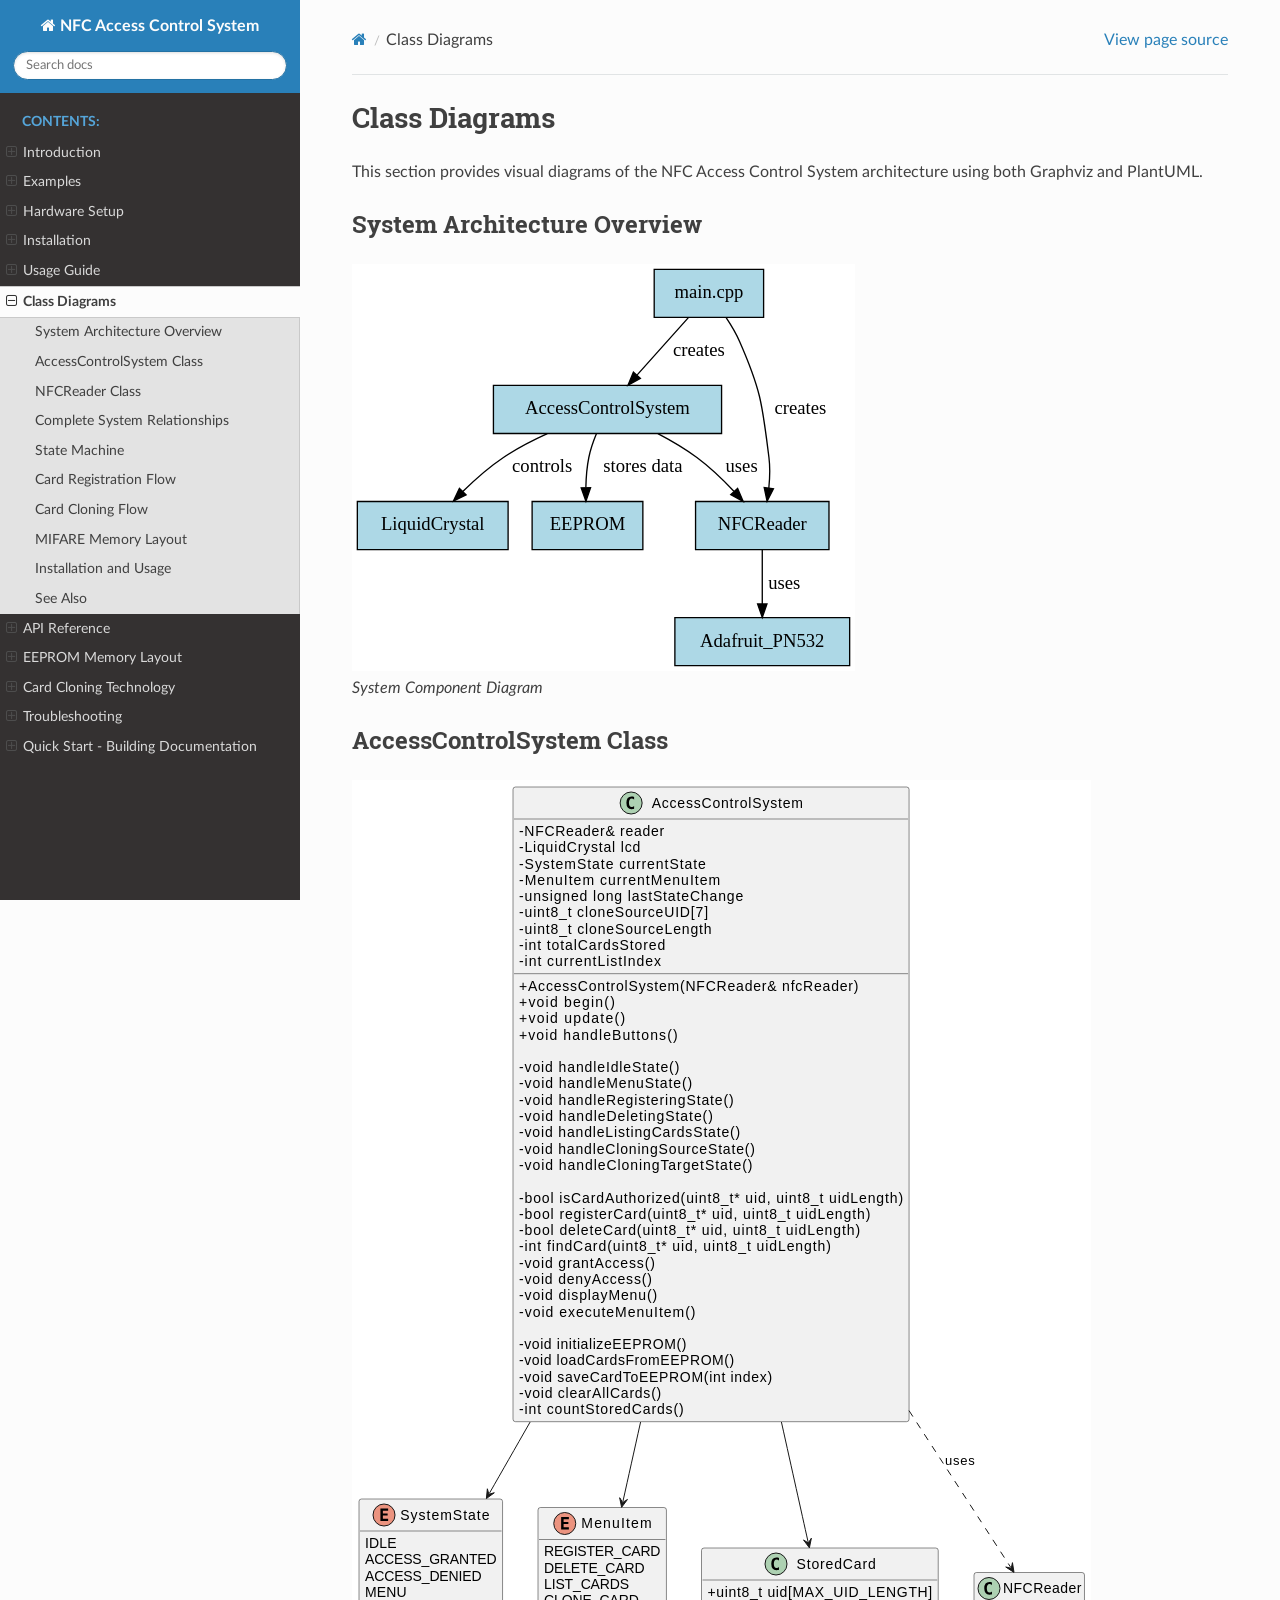
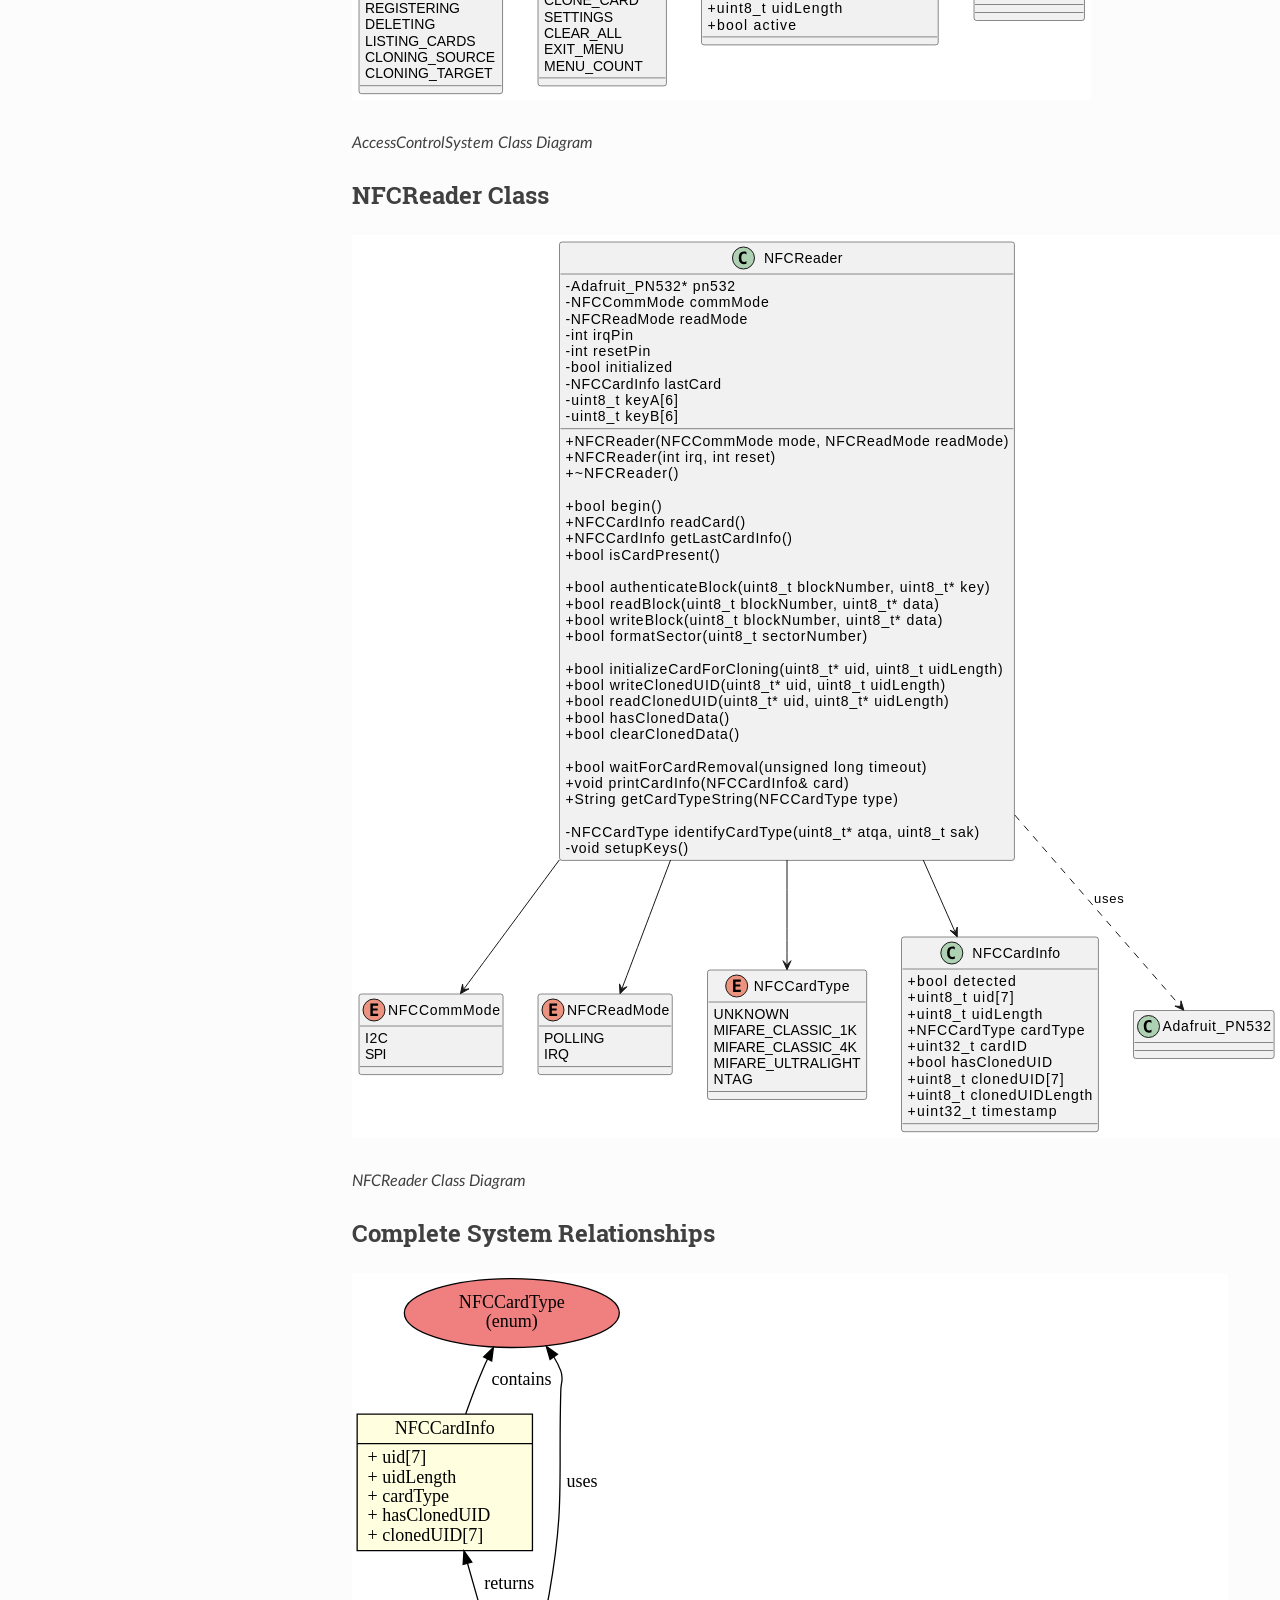
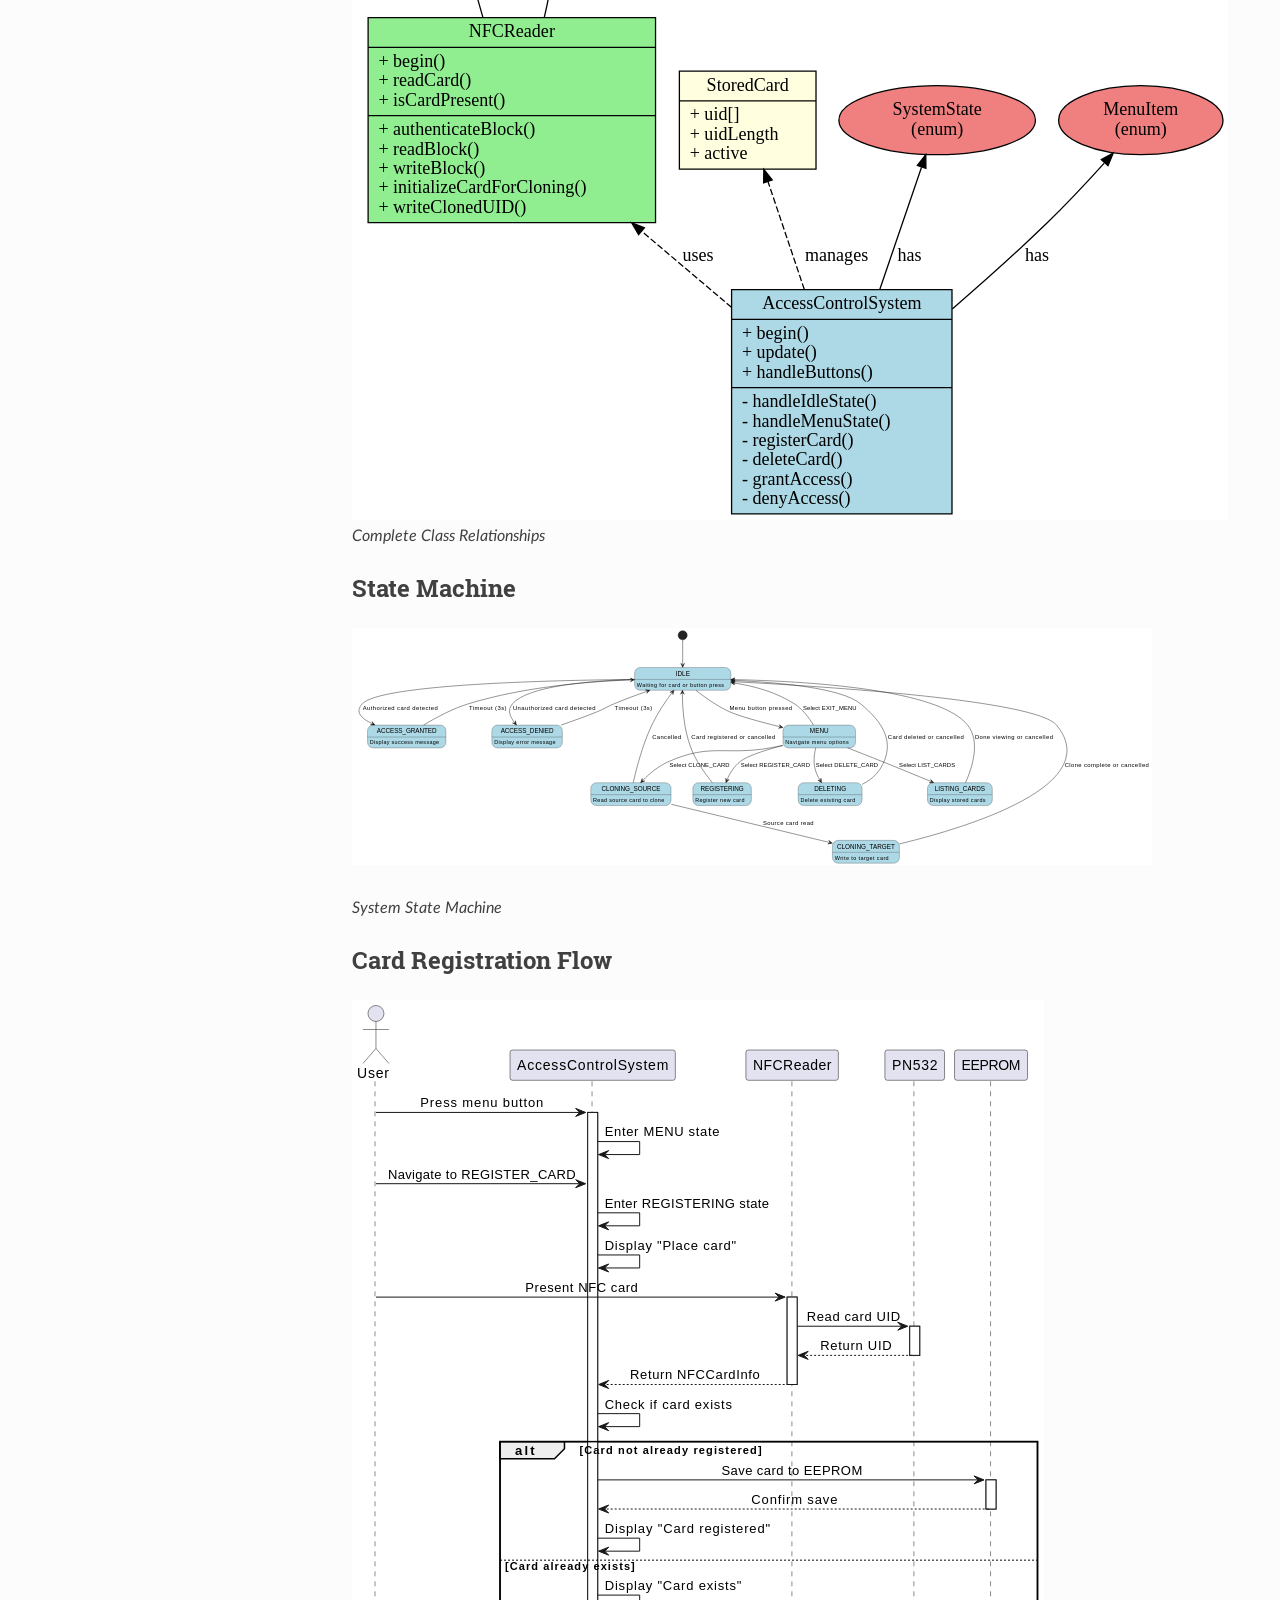
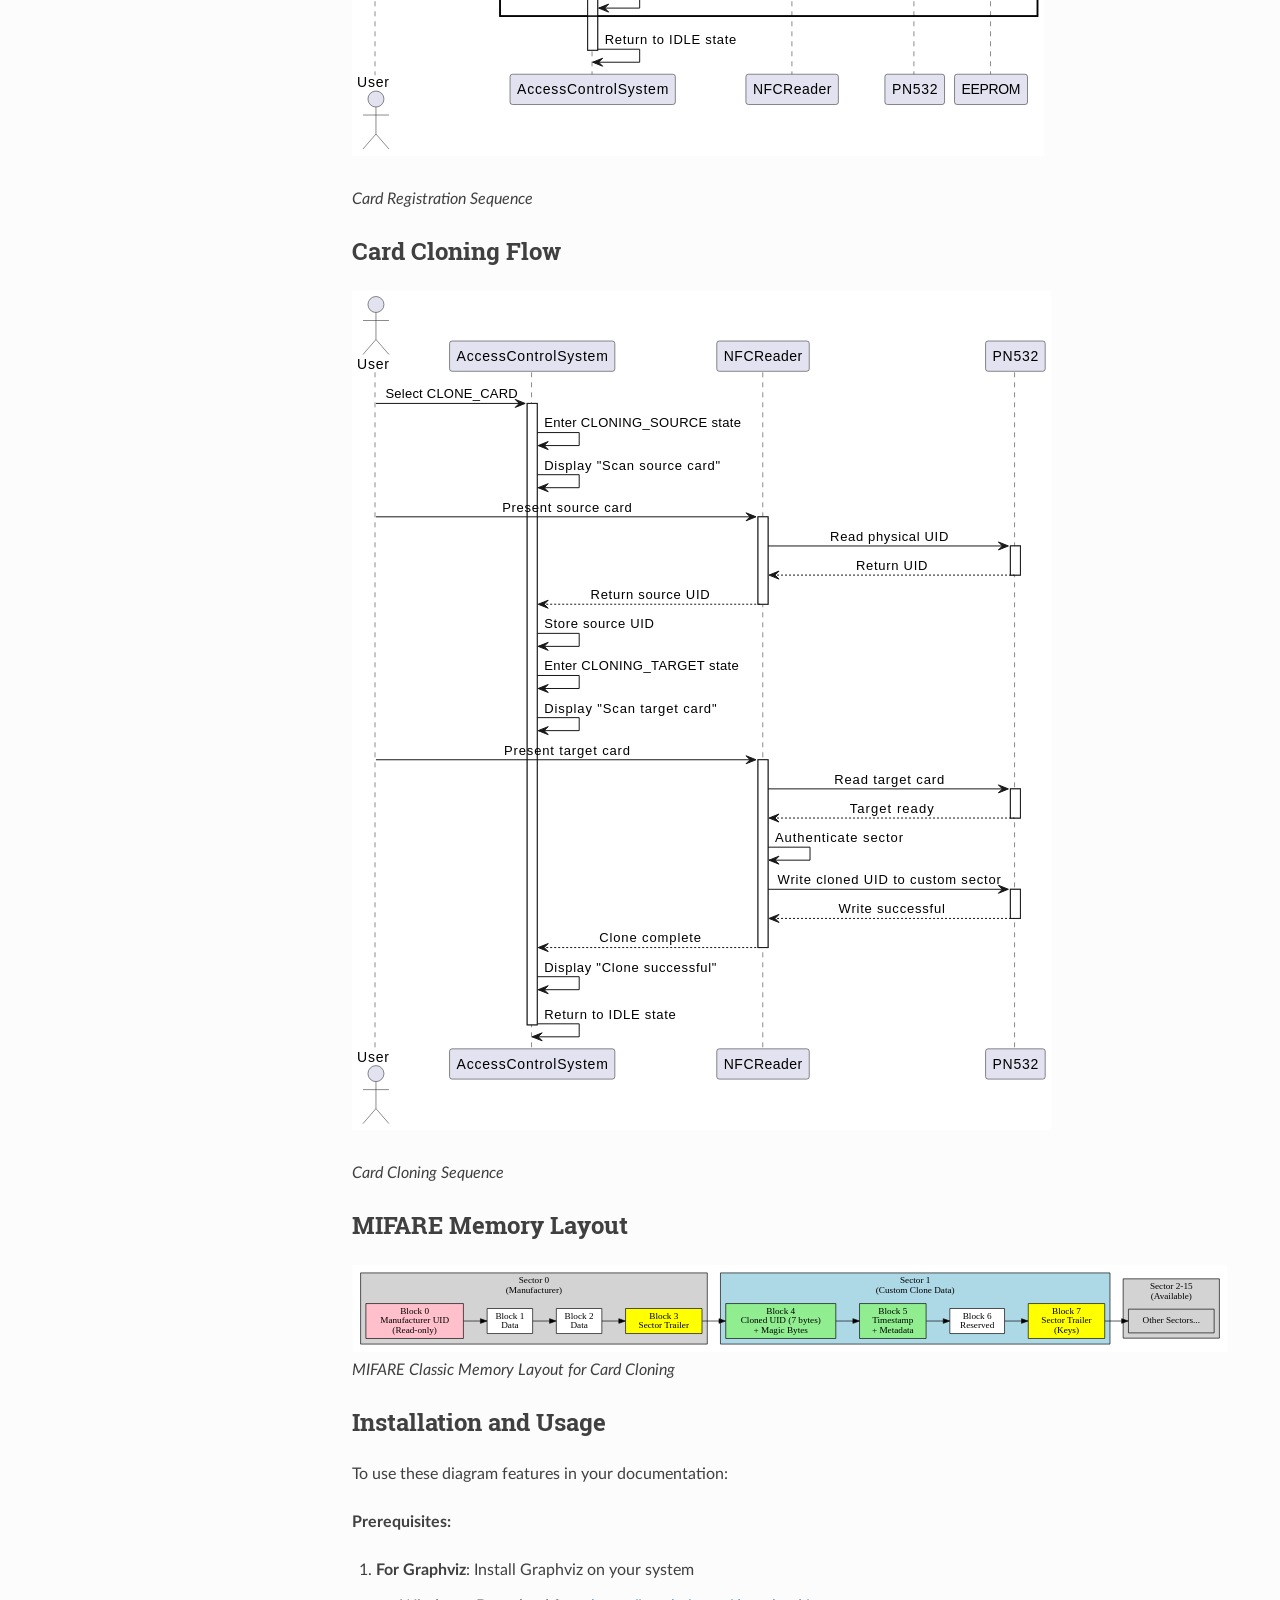
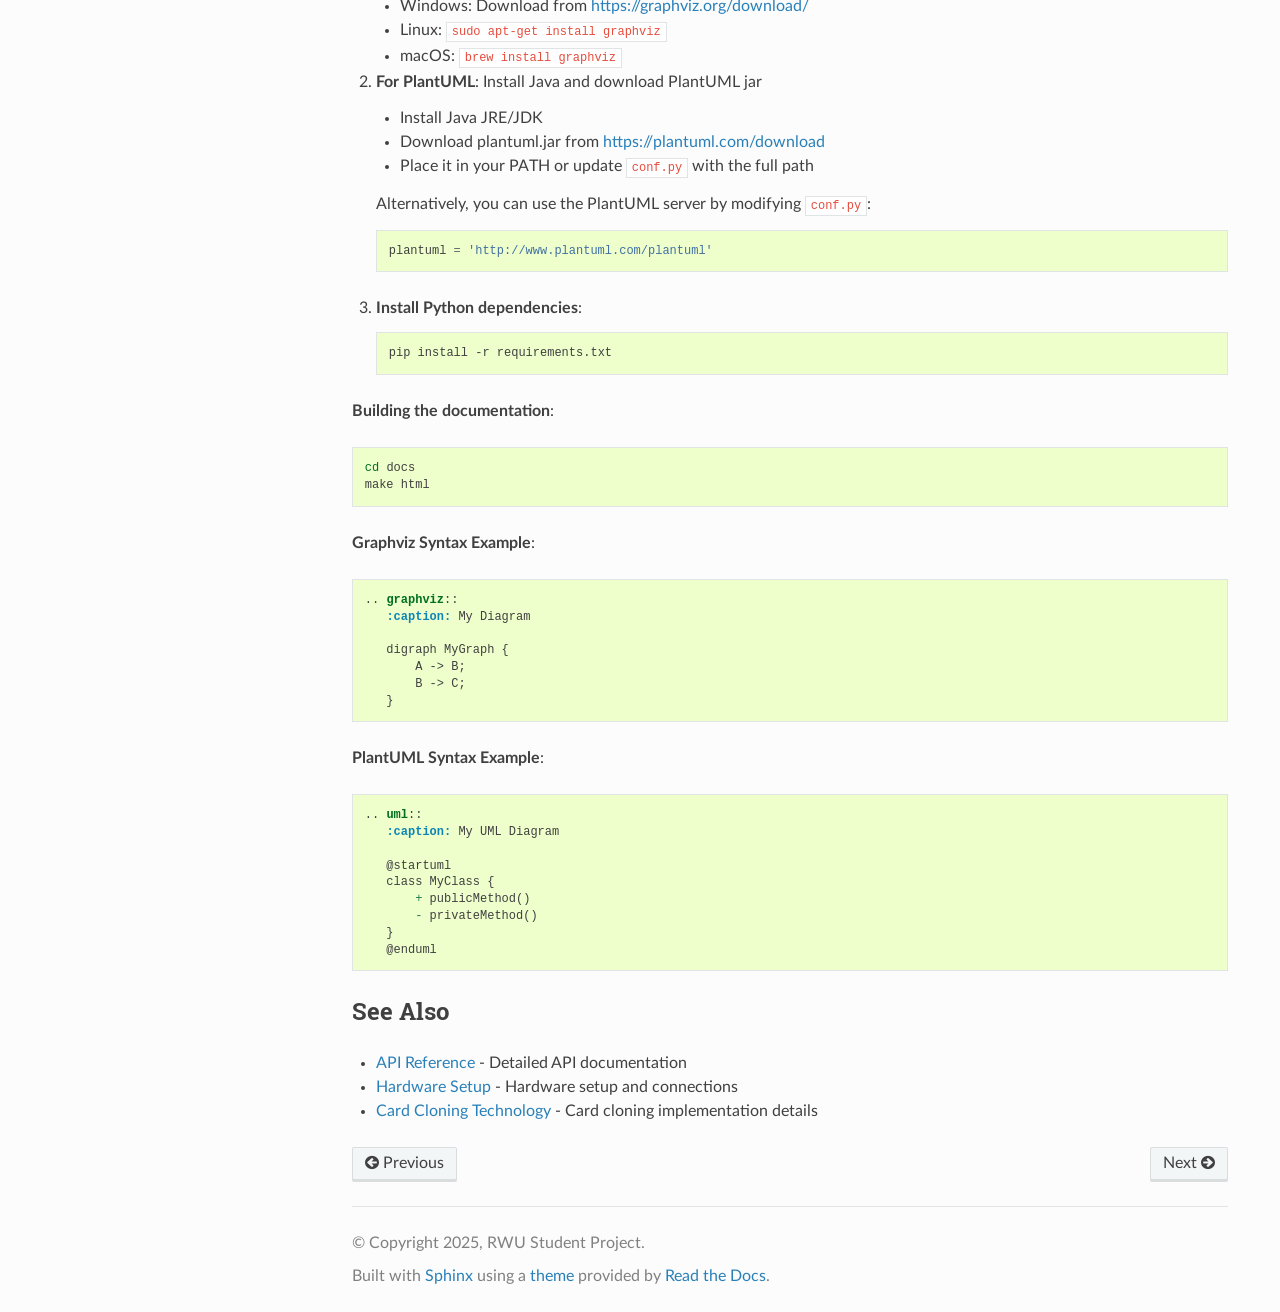
<file: diagrams.html>
<!DOCTYPE html>
<html class="writer-html5" lang="en" data-content_root="./">
<head>
  <meta charset="utf-8" /><meta name="viewport" content="width=device-width, initial-scale=1" />

  <meta name="viewport" content="width=device-width, initial-scale=1.0" />
  <title>Class Diagrams &mdash; NFC Access Control System 1.0.0 documentation</title>
      <link rel="stylesheet" type="text/css" href="_static/pygments.css?v=03e43079" />
      <link rel="stylesheet" type="text/css" href="_static/css/theme.css?v=e59714d7" />
      <link rel="stylesheet" type="text/css" href="_static/graphviz.css?v=4ae1632d" />
      <link rel="stylesheet" type="text/css" href="_static/custom.css?v=467e753e" />

  
      <script src="_static/jquery.js?v=5d32c60e"></script>
      <script src="_static/_sphinx_javascript_frameworks_compat.js?v=2cd50e6c"></script>
      <script src="_static/documentation_options.js?v=8d563738"></script>
      <script src="_static/doctools.js?v=9bcbadda"></script>
      <script src="_static/sphinx_highlight.js?v=dc90522c"></script>
    <script src="_static/js/theme.js"></script>
    <link rel="index" title="Index" href="genindex.html" />
    <link rel="search" title="Search" href="search.html" />
    <link rel="next" title="API Reference" href="api.html" />
    <link rel="prev" title="Usage Guide" href="usage.html" /> 
</head>

<body class="wy-body-for-nav"> 
  <div class="wy-grid-for-nav">
    <nav data-toggle="wy-nav-shift" class="wy-nav-side">
      <div class="wy-side-scroll">
        <div class="wy-side-nav-search" >

          
          
          <a href="index.html" class="icon icon-home">
            NFC Access Control System
          </a>
<div role="search">
  <form id="rtd-search-form" class="wy-form" action="search.html" method="get">
    <input type="text" name="q" placeholder="Search docs" aria-label="Search docs" />
    <input type="hidden" name="check_keywords" value="yes" />
    <input type="hidden" name="area" value="default" />
  </form>
</div>
        </div><div class="wy-menu wy-menu-vertical" data-spy="affix" role="navigation" aria-label="Navigation menu">
              <p class="caption" role="heading"><span class="caption-text">Contents:</span></p>
<ul class="current">
<li class="toctree-l1"><a class="reference internal" href="introduction.html">Introduction</a><ul>
<li class="toctree-l2"><a class="reference internal" href="introduction.html#project-evolution">Project Evolution</a></li>
<li class="toctree-l2"><a class="reference internal" href="introduction.html#what-is-nfc">What is NFC?</a></li>
<li class="toctree-l2"><a class="reference internal" href="introduction.html#system-architecture">System Architecture</a><ul>
<li class="toctree-l3"><a class="reference internal" href="introduction.html#hardware-layer">Hardware Layer</a></li>
<li class="toctree-l3"><a class="reference internal" href="introduction.html#software-layer">Software Layer</a></li>
</ul>
</li>
<li class="toctree-l2"><a class="reference internal" href="introduction.html#design-philosophy">Design Philosophy</a><ul>
<li class="toctree-l3"><a class="reference internal" href="introduction.html#security-first">Security First</a></li>
<li class="toctree-l3"><a class="reference internal" href="introduction.html#user-friendly">User Friendly</a></li>
<li class="toctree-l3"><a class="reference internal" href="introduction.html#educational-value">Educational Value</a></li>
<li class="toctree-l3"><a class="reference internal" href="introduction.html#flexibility">Flexibility</a></li>
<li class="toctree-l3"><a class="reference internal" href="introduction.html#reliability">Reliability</a></li>
</ul>
</li>
<li class="toctree-l2"><a class="reference internal" href="introduction.html#use-cases">Use Cases</a><ul>
<li class="toctree-l3"><a class="reference internal" href="introduction.html#educational-applications">Educational Applications</a></li>
<li class="toctree-l3"><a class="reference internal" href="introduction.html#practical-applications">Practical Applications</a></li>
</ul>
</li>
<li class="toctree-l2"><a class="reference internal" href="introduction.html#technical-specifications">Technical Specifications</a><ul>
<li class="toctree-l3"><a class="reference internal" href="introduction.html#hardware-requirements">Hardware Requirements</a></li>
<li class="toctree-l3"><a class="reference internal" href="introduction.html#software-capabilities">Software Capabilities</a></li>
<li class="toctree-l3"><a class="reference internal" href="introduction.html#performance-metrics">Performance Metrics</a></li>
</ul>
</li>
<li class="toctree-l2"><a class="reference internal" href="introduction.html#getting-started">Getting Started</a></li>
<li class="toctree-l2"><a class="reference internal" href="introduction.html#project-structure">Project Structure</a><ul>
<li class="toctree-l3"><a class="reference internal" href="introduction.html#id1">Hardware Layer</a></li>
<li class="toctree-l3"><a class="reference internal" href="introduction.html#id2">Software Layer</a></li>
</ul>
</li>
<li class="toctree-l2"><a class="reference internal" href="introduction.html#id3">Design Philosophy</a><ul>
<li class="toctree-l3"><a class="reference internal" href="introduction.html#id4">Security First</a></li>
<li class="toctree-l3"><a class="reference internal" href="introduction.html#id5">User Friendly</a></li>
<li class="toctree-l3"><a class="reference internal" href="introduction.html#id6">Educational Value</a></li>
<li class="toctree-l3"><a class="reference internal" href="introduction.html#id7">Flexibility</a></li>
<li class="toctree-l3"><a class="reference internal" href="introduction.html#id8">Reliability</a></li>
</ul>
</li>
<li class="toctree-l2"><a class="reference internal" href="introduction.html#id9">Use Cases</a><ul>
<li class="toctree-l3"><a class="reference internal" href="introduction.html#id10">Educational Applications</a></li>
<li class="toctree-l3"><a class="reference internal" href="introduction.html#id11">Practical Applications</a></li>
</ul>
</li>
<li class="toctree-l2"><a class="reference internal" href="introduction.html#id12">Technical Specifications</a><ul>
<li class="toctree-l3"><a class="reference internal" href="introduction.html#id13">Hardware Requirements</a></li>
<li class="toctree-l3"><a class="reference internal" href="introduction.html#id14">Software Capabilities</a></li>
<li class="toctree-l3"><a class="reference internal" href="introduction.html#id15">Performance Metrics</a></li>
</ul>
</li>
<li class="toctree-l2"><a class="reference internal" href="introduction.html#id16">Getting Started</a></li>
<li class="toctree-l2"><a class="reference internal" href="introduction.html#id17">Project Structure</a></li>
</ul>
</li>
<li class="toctree-l1"><a class="reference internal" href="examples.html">Examples</a><ul>
<li class="toctree-l2"><a class="reference internal" href="examples.html#course-tasks-overview">Course Tasks Overview</a></li>
<li class="toctree-l2"><a class="reference internal" href="examples.html#task-1-reading-nfc-tags">Task 1: Reading NFC Tags</a><ul>
<li class="toctree-l3"><a class="reference internal" href="examples.html#learning-objectives">Learning Objectives</a></li>
<li class="toctree-l3"><a class="reference internal" href="examples.html#example-code-read-example-cpp">Example Code: read_example.cpp</a></li>
<li class="toctree-l3"><a class="reference internal" href="examples.html#key-concepts">Key Concepts</a></li>
<li class="toctree-l3"><a class="reference internal" href="examples.html#running-the-example">Running the Example</a></li>
<li class="toctree-l3"><a class="reference internal" href="examples.html#expected-output">Expected Output</a></li>
</ul>
</li>
<li class="toctree-l2"><a class="reference internal" href="examples.html#task-2-writing-to-nfc-tags">Task 2: Writing to NFC Tags</a><ul>
<li class="toctree-l3"><a class="reference internal" href="examples.html#id1">Learning Objectives</a></li>
<li class="toctree-l3"><a class="reference internal" href="examples.html#example-code-write-example-cpp">Example Code: write_example.cpp</a></li>
<li class="toctree-l3"><a class="reference internal" href="examples.html#card-storage-structures">Card Storage Structures</a></li>
<li class="toctree-l3"><a class="reference internal" href="examples.html#write-functions-reference">Write Functions Reference</a></li>
<li class="toctree-l3"><a class="reference internal" href="examples.html#id2">Running the Example</a></li>
<li class="toctree-l3"><a class="reference internal" href="examples.html#safety-tips">Safety Tips</a></li>
<li class="toctree-l3"><a class="reference internal" href="examples.html#common-issues-and-solutions">Common Issues and Solutions</a></li>
</ul>
</li>
<li class="toctree-l2"><a class="reference internal" href="examples.html#advanced-topics">Advanced Topics</a><ul>
<li class="toctree-l3"><a class="reference internal" href="examples.html#card-cloning">Card Cloning</a></li>
<li class="toctree-l3"><a class="reference internal" href="examples.html#ndef-messages">NDEF Messages</a></li>
</ul>
</li>
<li class="toctree-l2"><a class="reference internal" href="examples.html#next-steps">Next Steps</a></li>
<li class="toctree-l2"><a class="reference internal" href="examples.html#tips-for-development">Tips for Development</a></li>
<li class="toctree-l2"><a class="reference internal" href="examples.html#see-also">See Also</a></li>
</ul>
</li>
<li class="toctree-l1"><a class="reference internal" href="hardware.html">Hardware Setup</a><ul>
<li class="toctree-l2"><a class="reference internal" href="hardware.html#required-components">Required Components</a><ul>
<li class="toctree-l3"><a class="reference internal" href="hardware.html#core-components">Core Components</a></li>
<li class="toctree-l3"><a class="reference internal" href="hardware.html#additional-components">Additional Components</a></li>
</ul>
</li>
<li class="toctree-l2"><a class="reference internal" href="hardware.html#pin-configuration">Pin Configuration</a><ul>
<li class="toctree-l3"><a class="reference internal" href="hardware.html#pn532-nfc-module-spi-mode">PN532 NFC Module (SPI Mode)</a></li>
<li class="toctree-l3"><a class="reference internal" href="hardware.html#lcd-display-4-bit-parallel">LCD Display (4-bit Parallel)</a></li>
<li class="toctree-l3"><a class="reference internal" href="hardware.html#navigation-buttons">Navigation Buttons</a></li>
<li class="toctree-l3"><a class="reference internal" href="hardware.html#relay-module">Relay Module</a></li>
</ul>
</li>
<li class="toctree-l2"><a class="reference internal" href="hardware.html#wiring-diagram">Wiring Diagram</a></li>
<li class="toctree-l2"><a class="reference internal" href="hardware.html#power-considerations">Power Considerations</a></li>
<li class="toctree-l2"><a class="reference internal" href="hardware.html#assembly-tips">Assembly Tips</a></li>
<li class="toctree-l2"><a class="reference internal" href="hardware.html#troubleshooting-hardware-issues">Troubleshooting Hardware Issues</a><ul>
<li class="toctree-l3"><a class="reference internal" href="hardware.html#lcd-not-displaying">LCD Not Displaying</a></li>
<li class="toctree-l3"><a class="reference internal" href="hardware.html#pn532-not-detected">PN532 Not Detected</a></li>
<li class="toctree-l3"><a class="reference internal" href="hardware.html#buttons-not-responding">Buttons Not Responding</a></li>
<li class="toctree-l3"><a class="reference internal" href="hardware.html#relay-not-activating">Relay Not Activating</a></li>
</ul>
</li>
</ul>
</li>
<li class="toctree-l1"><a class="reference internal" href="installation.html">Installation</a><ul>
<li class="toctree-l2"><a class="reference internal" href="installation.html#prerequisites">Prerequisites</a><ul>
<li class="toctree-l3"><a class="reference internal" href="installation.html#required-software">Required Software</a></li>
<li class="toctree-l3"><a class="reference internal" href="installation.html#recommended-tools">Recommended Tools</a></li>
</ul>
</li>
<li class="toctree-l2"><a class="reference internal" href="installation.html#setting-up-platformio">Setting Up PlatformIO</a><ul>
<li class="toctree-l3"><a class="reference internal" href="installation.html#option-1-platformio-ide-recommended">Option 1: PlatformIO IDE (Recommended)</a></li>
<li class="toctree-l3"><a class="reference internal" href="installation.html#option-2-platformio-core-cli">Option 2: PlatformIO Core (CLI)</a></li>
</ul>
</li>
<li class="toctree-l2"><a class="reference internal" href="installation.html#getting-the-source-code">Getting the Source Code</a><ul>
<li class="toctree-l3"><a class="reference internal" href="installation.html#clone-from-repository">Clone from Repository</a></li>
<li class="toctree-l3"><a class="reference internal" href="installation.html#download-zip">Download ZIP</a></li>
</ul>
</li>
<li class="toctree-l2"><a class="reference internal" href="installation.html#project-structure">Project Structure</a></li>
<li class="toctree-l2"><a class="reference internal" href="installation.html#configuration">Configuration</a><ul>
<li class="toctree-l3"><a class="reference internal" href="installation.html#pin-configuration">Pin Configuration</a></li>
</ul>
</li>
<li class="toctree-l2"><a class="reference internal" href="installation.html#building-the-firmware">Building the Firmware</a><ul>
<li class="toctree-l3"><a class="reference internal" href="installation.html#using-platformio-ide">Using PlatformIO IDE</a></li>
<li class="toctree-l3"><a class="reference internal" href="installation.html#using-platformio-cli">Using PlatformIO CLI</a></li>
</ul>
</li>
<li class="toctree-l2"><a class="reference internal" href="installation.html#uploading-to-arduino">Uploading to Arduino</a><ul>
<li class="toctree-l3"><a class="reference internal" href="installation.html#preparing-the-arduino">Preparing the Arduino</a></li>
<li class="toctree-l3"><a class="reference internal" href="installation.html#id1">Using PlatformIO IDE</a></li>
<li class="toctree-l3"><a class="reference internal" href="installation.html#specifying-upload-port">Specifying Upload Port</a></li>
</ul>
</li>
<li class="toctree-l2"><a class="reference internal" href="installation.html#monitoring-serial-output">Monitoring Serial Output</a><ul>
<li class="toctree-l3"><a class="reference internal" href="installation.html#using-platformio">Using PlatformIO</a></li>
<li class="toctree-l3"><a class="reference internal" href="installation.html#using-arduino-ide-serial-monitor">Using Arduino IDE Serial Monitor</a></li>
</ul>
</li>
<li class="toctree-l2"><a class="reference internal" href="installation.html#troubleshooting-installation">Troubleshooting Installation</a><ul>
<li class="toctree-l3"><a class="reference internal" href="installation.html#build-errors">Build Errors</a></li>
<li class="toctree-l3"><a class="reference internal" href="installation.html#upload-errors">Upload Errors</a></li>
</ul>
</li>
<li class="toctree-l2"><a class="reference internal" href="installation.html#verification">Verification</a></li>
<li class="toctree-l2"><a class="reference internal" href="installation.html#next-steps">Next Steps</a></li>
</ul>
</li>
<li class="toctree-l1"><a class="reference internal" href="usage.html">Usage Guide</a><ul>
<li class="toctree-l2"><a class="reference internal" href="usage.html#system-startup">System Startup</a></li>
<li class="toctree-l2"><a class="reference internal" href="usage.html#normal-operation">Normal Operation</a><ul>
<li class="toctree-l3"><a class="reference internal" href="usage.html#scanning-cards">Scanning Cards</a></li>
</ul>
</li>
<li class="toctree-l2"><a class="reference internal" href="usage.html#menu-system">Menu System</a><ul>
<li class="toctree-l3"><a class="reference internal" href="usage.html#accessing-the-menu">Accessing the Menu</a></li>
<li class="toctree-l3"><a class="reference internal" href="usage.html#menu-navigation">Menu Navigation</a></li>
<li class="toctree-l3"><a class="reference internal" href="usage.html#main-menu-items">Main Menu Items</a></li>
</ul>
</li>
<li class="toctree-l2"><a class="reference internal" href="usage.html#card-management">Card Management</a><ul>
<li class="toctree-l3"><a class="reference internal" href="usage.html#registering-a-new-card">Registering a New Card</a></li>
<li class="toctree-l3"><a class="reference internal" href="usage.html#deleting-a-card">Deleting a Card</a></li>
<li class="toctree-l3"><a class="reference internal" href="usage.html#listing-stored-cards">Listing Stored Cards</a></li>
</ul>
</li>
<li class="toctree-l2"><a class="reference internal" href="usage.html#advanced-features">Advanced Features</a><ul>
<li class="toctree-l3"><a class="reference internal" href="usage.html#card-cloning">Card Cloning</a></li>
<li class="toctree-l3"><a class="reference internal" href="usage.html#system-information">System Information</a></li>
</ul>
</li>
<li class="toctree-l2"><a class="reference internal" href="usage.html#customization">Customization</a><ul>
<li class="toctree-l3"><a class="reference internal" href="usage.html#access-duration">Access Duration</a></li>
<li class="toctree-l3"><a class="reference internal" href="usage.html#button-configuration">Button Configuration</a></li>
<li class="toctree-l3"><a class="reference internal" href="usage.html#card-capacity">Card Capacity</a></li>
</ul>
</li>
<li class="toctree-l2"><a class="reference internal" href="usage.html#best-practices">Best Practices</a><ul>
<li class="toctree-l3"><a class="reference internal" href="usage.html#regular-operation">Regular Operation</a></li>
<li class="toctree-l3"><a class="reference internal" href="usage.html#id1">Card Management</a></li>
<li class="toctree-l3"><a class="reference internal" href="usage.html#system-maintenance">System Maintenance</a></li>
</ul>
</li>
<li class="toctree-l2"><a class="reference internal" href="usage.html#security-considerations">Security Considerations</a><ul>
<li class="toctree-l3"><a class="reference internal" href="usage.html#physical-security">Physical Security</a></li>
<li class="toctree-l3"><a class="reference internal" href="usage.html#access-control">Access Control</a></li>
</ul>
</li>
<li class="toctree-l2"><a class="reference internal" href="usage.html#serial-output">Serial Output</a></li>
<li class="toctree-l2"><a class="reference internal" href="usage.html#troubleshooting-common-issues">Troubleshooting Common Issues</a><ul>
<li class="toctree-l3"><a class="reference internal" href="usage.html#card-not-reading">Card Not Reading</a></li>
<li class="toctree-l3"><a class="reference internal" href="usage.html#false-readings">False Readings</a></li>
<li class="toctree-l3"><a class="reference internal" href="usage.html#menu-not-responding">Menu Not Responding</a></li>
<li class="toctree-l3"><a class="reference internal" href="usage.html#relay-not-activating">Relay Not Activating</a></li>
</ul>
</li>
</ul>
</li>
<li class="toctree-l1 current"><a class="current reference internal" href="#">Class Diagrams</a><ul>
<li class="toctree-l2"><a class="reference internal" href="#system-architecture-overview">System Architecture Overview</a></li>
<li class="toctree-l2"><a class="reference internal" href="#accesscontrolsystem-class">AccessControlSystem Class</a></li>
<li class="toctree-l2"><a class="reference internal" href="#nfcreader-class">NFCReader Class</a></li>
<li class="toctree-l2"><a class="reference internal" href="#complete-system-relationships">Complete System Relationships</a></li>
<li class="toctree-l2"><a class="reference internal" href="#state-machine">State Machine</a></li>
<li class="toctree-l2"><a class="reference internal" href="#card-registration-flow">Card Registration Flow</a></li>
<li class="toctree-l2"><a class="reference internal" href="#card-cloning-flow">Card Cloning Flow</a></li>
<li class="toctree-l2"><a class="reference internal" href="#mifare-memory-layout">MIFARE Memory Layout</a></li>
<li class="toctree-l2"><a class="reference internal" href="#installation-and-usage">Installation and Usage</a></li>
<li class="toctree-l2"><a class="reference internal" href="#see-also">See Also</a></li>
</ul>
</li>
<li class="toctree-l1"><a class="reference internal" href="api.html">API Reference</a><ul>
<li class="toctree-l2"><a class="reference internal" href="api.html#core-classes">Core Classes</a><ul>
<li class="toctree-l3"><a class="reference internal" href="api.html#accesscontrolsystem">AccessControlSystem</a><ul>
<li class="toctree-l4"><a class="reference internal" href="api.html#_CPPv419AccessControlSystem"><code class="docutils literal notranslate"><span class="pre">AccessControlSystem</span></code></a></li>
</ul>
</li>
<li class="toctree-l3"><a class="reference internal" href="api.html#nfcreader">NFCReader</a><ul>
<li class="toctree-l4"><a class="reference internal" href="api.html#_CPPv49NFCReader"><code class="docutils literal notranslate"><span class="pre">NFCReader</span></code></a></li>
</ul>
</li>
</ul>
</li>
<li class="toctree-l2"><a class="reference internal" href="api.html#enumerations">Enumerations</a><ul>
<li class="toctree-l3"><a class="reference internal" href="api.html#nfccommmode">NFCCommMode</a></li>
<li class="toctree-l3"><a class="reference internal" href="api.html#nfcreadmode">NFCReadMode</a></li>
<li class="toctree-l3"><a class="reference internal" href="api.html#nfccardtype">NFCCardType</a></li>
</ul>
</li>
<li class="toctree-l2"><a class="reference internal" href="api.html#data-structures">Data Structures</a><ul>
<li class="toctree-l3"><a class="reference internal" href="api.html#nfccardinfo">NFCCardInfo</a></li>
<li class="toctree-l3"><a class="reference internal" href="api.html#nfcwriteresult">NFCWriteResult</a></li>
<li class="toctree-l3"><a class="reference internal" href="api.html#systemstate">SystemState</a></li>
<li class="toctree-l3"><a class="reference internal" href="api.html#state-machine-diagram">State Machine Diagram</a></li>
<li class="toctree-l3"><a class="reference internal" href="api.html#menuitem">MenuItem</a></li>
</ul>
</li>
<li class="toctree-l2"><a class="reference internal" href="api.html#configuration-constants">Configuration Constants</a><ul>
<li class="toctree-l3"><a class="reference internal" href="api.html#hardware-pin-definitions">Hardware Pin Definitions</a></li>
<li class="toctree-l3"><a class="reference internal" href="api.html#system-parameters">System Parameters</a></li>
<li class="toctree-l3"><a class="reference internal" href="api.html#eeprom-memory-map">EEPROM Memory Map</a></li>
<li class="toctree-l3"><a class="reference internal" href="api.html#custom-sector-configuration">Custom Sector Configuration</a></li>
</ul>
</li>
<li class="toctree-l2"><a class="reference internal" href="api.html#example-usage">Example Usage</a><ul>
<li class="toctree-l3"><a class="reference internal" href="api.html#basic-setup">Basic Setup</a></li>
<li class="toctree-l3"><a class="reference internal" href="api.html#custom-card-handling">Custom Card Handling</a></li>
<li class="toctree-l3"><a class="reference internal" href="api.html#manual-card-registration">Manual Card Registration</a></li>
</ul>
</li>
<li class="toctree-l2"><a class="reference internal" href="api.html#return-values">Return Values</a></li>
<li class="toctree-l2"><a class="reference internal" href="api.html#memory-considerations">Memory Considerations</a><ul>
<li class="toctree-l3"><a class="reference internal" href="api.html#eeprom-usage">EEPROM Usage</a></li>
<li class="toctree-l3"><a class="reference internal" href="api.html#ram-usage">RAM Usage</a></li>
</ul>
</li>
<li class="toctree-l2"><a class="reference internal" href="api.html#thread-safety">Thread Safety</a></li>
<li class="toctree-l2"><a class="reference internal" href="api.html#debugging">Debugging</a></li>
</ul>
</li>
<li class="toctree-l1"><a class="reference internal" href="eeprom.html">EEPROM Memory Layout</a><ul>
<li class="toctree-l2"><a class="reference internal" href="eeprom.html#memory-map-overview">Memory Map Overview</a></li>
<li class="toctree-l2"><a class="reference internal" href="eeprom.html#memory-regions">Memory Regions</a><ul>
<li class="toctree-l3"><a class="reference internal" href="eeprom.html#header-section">Header Section</a></li>
<li class="toctree-l3"><a class="reference internal" href="eeprom.html#card-data-section">Card Data Section</a></li>
</ul>
</li>
<li class="toctree-l2"><a class="reference internal" href="eeprom.html#memory-operations">Memory Operations</a><ul>
<li class="toctree-l3"><a class="reference internal" href="eeprom.html#read-operation-flow">Read Operation Flow</a></li>
<li class="toctree-l3"><a class="reference internal" href="eeprom.html#write-operation-flow">Write Operation Flow</a></li>
</ul>
</li>
<li class="toctree-l2"><a class="reference internal" href="eeprom.html#memory-wear-leveling">Memory Wear Leveling</a><ul>
<li class="toctree-l3"><a class="reference internal" href="eeprom.html#write-frequency-estimation">Write Frequency Estimation</a></li>
<li class="toctree-l3"><a class="reference internal" href="eeprom.html#best-practices">Best Practices</a></li>
</ul>
</li>
<li class="toctree-l2"><a class="reference internal" href="eeprom.html#memory-initialization">Memory Initialization</a><ul>
<li class="toctree-l3"><a class="reference internal" href="eeprom.html#first-time-setup">First-Time Setup</a></li>
<li class="toctree-l3"><a class="reference internal" href="eeprom.html#code-example">Code Example</a></li>
</ul>
</li>
<li class="toctree-l2"><a class="reference internal" href="eeprom.html#memory-debugging">Memory Debugging</a></li>
<li class="toctree-l2"><a class="reference internal" href="eeprom.html#summary">Summary</a></li>
</ul>
</li>
<li class="toctree-l1"><a class="reference internal" href="card_cloning.html">Card Cloning Technology</a><ul>
<li class="toctree-l2"><a class="reference internal" href="card_cloning.html#overview">Overview</a></li>
<li class="toctree-l2"><a class="reference internal" href="card_cloning.html#how-it-works">How It Works</a><ul>
<li class="toctree-l3"><a class="reference internal" href="card_cloning.html#dual-uid-system">Dual UID System</a></li>
<li class="toctree-l3"><a class="reference internal" href="card_cloning.html#reading-priority">Reading Priority</a></li>
</ul>
</li>
<li class="toctree-l2"><a class="reference internal" href="card_cloning.html#custom-sector-structure">Custom Sector Structure</a><ul>
<li class="toctree-l3"><a class="reference internal" href="card_cloning.html#sector-1-layout">Sector 1 Layout</a></li>
<li class="toctree-l3"><a class="reference internal" href="card_cloning.html#block-4-structure-uid-block">Block 4 Structure (UID Block)</a></li>
<li class="toctree-l3"><a class="reference internal" href="card_cloning.html#block-5-structure-metadata-block">Block 5 Structure (Metadata Block)</a></li>
</ul>
</li>
<li class="toctree-l2"><a class="reference internal" href="card_cloning.html#cloning-process">Cloning Process</a><ul>
<li class="toctree-l3"><a class="reference internal" href="card_cloning.html#step-by-step-procedure">Step-by-Step Procedure</a></li>
</ul>
</li>
<li class="toctree-l2"><a class="reference internal" href="card_cloning.html#code-implementation">Code Implementation</a><ul>
<li class="toctree-l3"><a class="reference internal" href="card_cloning.html#nfcreader-clonecard-method">NFCReader::cloneCard() Method</a></li>
<li class="toctree-l3"><a class="reference internal" href="card_cloning.html#reading-cloned-uid">Reading Cloned UID</a></li>
</ul>
</li>
<li class="toctree-l2"><a class="reference internal" href="card_cloning.html#security-considerations">Security Considerations</a><ul>
<li class="toctree-l3"><a class="reference internal" href="card_cloning.html#authentication-keys">Authentication Keys</a></li>
<li class="toctree-l3"><a class="reference internal" href="card_cloning.html#access-control">Access Control</a></li>
<li class="toctree-l3"><a class="reference internal" href="card_cloning.html#physical-security">Physical Security</a></li>
</ul>
</li>
<li class="toctree-l2"><a class="reference internal" href="card_cloning.html#limitations">Limitations</a><ul>
<li class="toctree-l3"><a class="reference internal" href="card_cloning.html#card-compatibility">Card Compatibility</a></li>
<li class="toctree-l3"><a class="reference internal" href="card_cloning.html#key-requirements">Key Requirements</a></li>
<li class="toctree-l3"><a class="reference internal" href="card_cloning.html#write-limitations">Write Limitations</a></li>
</ul>
</li>
<li class="toctree-l2"><a class="reference internal" href="card_cloning.html#advantages-over-magic-cards">Advantages Over Magic Cards</a><ul>
<li class="toctree-l3"><a class="reference internal" href="card_cloning.html#traditional-magic-cards">Traditional “Magic” Cards</a></li>
<li class="toctree-l3"><a class="reference internal" href="card_cloning.html#our-custom-sector-approach">Our Custom Sector Approach</a></li>
</ul>
</li>
<li class="toctree-l2"><a class="reference internal" href="card_cloning.html#best-practices">Best Practices</a><ul>
<li class="toctree-l3"><a class="reference internal" href="card_cloning.html#cloning-workflow">Cloning Workflow</a></li>
<li class="toctree-l3"><a class="reference internal" href="card_cloning.html#error-handling">Error Handling</a></li>
<li class="toctree-l3"><a class="reference internal" href="card_cloning.html#storage-management">Storage Management</a></li>
</ul>
</li>
<li class="toctree-l2"><a class="reference internal" href="card_cloning.html#advanced-topics">Advanced Topics</a><ul>
<li class="toctree-l3"><a class="reference internal" href="card_cloning.html#multi-identity-cards">Multi-Identity Cards</a></li>
<li class="toctree-l3"><a class="reference internal" href="card_cloning.html#encrypted-clones">Encrypted Clones</a></li>
<li class="toctree-l3"><a class="reference internal" href="card_cloning.html#time-limited-clones">Time-Limited Clones</a></li>
</ul>
</li>
<li class="toctree-l2"><a class="reference internal" href="card_cloning.html#example-use-cases">Example Use Cases</a><ul>
<li class="toctree-l3"><a class="reference internal" href="card_cloning.html#backup-access-card">Backup Access Card</a></li>
<li class="toctree-l3"><a class="reference internal" href="card_cloning.html#temporary-access">Temporary Access</a></li>
<li class="toctree-l3"><a class="reference internal" href="card_cloning.html#multi-location-access">Multi-Location Access</a></li>
</ul>
</li>
<li class="toctree-l2"><a class="reference internal" href="card_cloning.html#testing-and-validation">Testing and Validation</a></li>
<li class="toctree-l2"><a class="reference internal" href="card_cloning.html#troubleshooting-cloning-issues">Troubleshooting Cloning Issues</a></li>
</ul>
</li>
<li class="toctree-l1"><a class="reference internal" href="troubleshooting.html">Troubleshooting</a><ul>
<li class="toctree-l2"><a class="reference internal" href="troubleshooting.html#hardware-issues">Hardware Issues</a><ul>
<li class="toctree-l3"><a class="reference internal" href="troubleshooting.html#pn532-module-not-detected">PN532 Module Not Detected</a></li>
<li class="toctree-l3"><a class="reference internal" href="troubleshooting.html#lcd-display-issues">LCD Display Issues</a></li>
<li class="toctree-l3"><a class="reference internal" href="troubleshooting.html#button-problems">Button Problems</a></li>
<li class="toctree-l3"><a class="reference internal" href="troubleshooting.html#relay-issues">Relay Issues</a></li>
</ul>
</li>
<li class="toctree-l2"><a class="reference internal" href="troubleshooting.html#card-reading-issues">Card Reading Issues</a><ul>
<li class="toctree-l3"><a class="reference internal" href="troubleshooting.html#cards-not-detected">Cards Not Detected</a></li>
<li class="toctree-l3"><a class="reference internal" href="troubleshooting.html#specific-card-types">Specific Card Types</a></li>
</ul>
</li>
<li class="toctree-l2"><a class="reference internal" href="troubleshooting.html#software-issues">Software Issues</a><ul>
<li class="toctree-l3"><a class="reference internal" href="troubleshooting.html#compilation-errors">Compilation Errors</a></li>
<li class="toctree-l3"><a class="reference internal" href="troubleshooting.html#upload-failures">Upload Failures</a></li>
<li class="toctree-l3"><a class="reference internal" href="troubleshooting.html#runtime-errors">Runtime Errors</a></li>
</ul>
</li>
<li class="toctree-l2"><a class="reference internal" href="troubleshooting.html#cloning-issues">Cloning Issues</a><ul>
<li class="toctree-l3"><a class="reference internal" href="troubleshooting.html#authentication-failed">Authentication Failed</a></li>
<li class="toctree-l3"><a class="reference internal" href="troubleshooting.html#write-failed">Write Failed</a></li>
<li class="toctree-l3"><a class="reference internal" href="troubleshooting.html#verification-failed">Verification Failed</a></li>
<li class="toctree-l3"><a class="reference internal" href="troubleshooting.html#cloned-card-not-working">Cloned Card Not Working</a></li>
</ul>
</li>
<li class="toctree-l2"><a class="reference internal" href="troubleshooting.html#access-control-issues">Access Control Issues</a><ul>
<li class="toctree-l3"><a class="reference internal" href="troubleshooting.html#authorized-card-denied">Authorized Card Denied</a></li>
<li class="toctree-l3"><a class="reference internal" href="troubleshooting.html#unauthorized-card-granted">Unauthorized Card Granted</a></li>
<li class="toctree-l3"><a class="reference internal" href="troubleshooting.html#relay-timing-issues">Relay Timing Issues</a></li>
</ul>
</li>
<li class="toctree-l2"><a class="reference internal" href="troubleshooting.html#menu-system-issues">Menu System Issues</a><ul>
<li class="toctree-l3"><a class="reference internal" href="troubleshooting.html#menu-not-accessible">Menu Not Accessible</a></li>
<li class="toctree-l3"><a class="reference internal" href="troubleshooting.html#cannot-exit-menu">Cannot Exit Menu</a></li>
<li class="toctree-l3"><a class="reference internal" href="troubleshooting.html#cards-not-listing">Cards Not Listing</a></li>
</ul>
</li>
<li class="toctree-l2"><a class="reference internal" href="troubleshooting.html#diagnostic-tools">Diagnostic Tools</a><ul>
<li class="toctree-l3"><a class="reference internal" href="troubleshooting.html#serial-monitor-output">Serial Monitor Output</a></li>
<li class="toctree-l3"><a class="reference internal" href="troubleshooting.html#testing-individual-components">Testing Individual Components</a></li>
</ul>
</li>
<li class="toctree-l2"><a class="reference internal" href="troubleshooting.html#common-error-codes">Common Error Codes</a></li>
<li class="toctree-l2"><a class="reference internal" href="troubleshooting.html#getting-help">Getting Help</a><ul>
<li class="toctree-l3"><a class="reference internal" href="troubleshooting.html#before-seeking-support">Before Seeking Support</a></li>
<li class="toctree-l3"><a class="reference internal" href="troubleshooting.html#information-to-provide">Information to Provide</a></li>
<li class="toctree-l3"><a class="reference internal" href="troubleshooting.html#support-channels">Support Channels</a></li>
</ul>
</li>
<li class="toctree-l2"><a class="reference internal" href="troubleshooting.html#additional-resources">Additional Resources</a></li>
</ul>
</li>
<li class="toctree-l1"><a class="reference internal" href="quickstart.html">Quick Start - Building Documentation</a><ul>
<li class="toctree-l2"><a class="reference internal" href="quickstart.html#installation">Installation</a></li>
<li class="toctree-l2"><a class="reference internal" href="quickstart.html#building">Building</a><ul>
<li class="toctree-l3"><a class="reference internal" href="quickstart.html#html-documentation-recommended">HTML Documentation (Recommended)</a></li>
<li class="toctree-l3"><a class="reference internal" href="quickstart.html#pdf-documentation">PDF Documentation</a></li>
</ul>
</li>
<li class="toctree-l2"><a class="reference internal" href="quickstart.html#viewing">Viewing</a></li>
<li class="toctree-l2"><a class="reference internal" href="quickstart.html#cleaning">Cleaning</a></li>
<li class="toctree-l2"><a class="reference internal" href="quickstart.html#common-issues">Common Issues</a><ul>
<li class="toctree-l3"><a class="reference internal" href="quickstart.html#importerror-no-module-named-sphinx">ImportError: No module named sphinx</a></li>
<li class="toctree-l3"><a class="reference internal" href="quickstart.html#sphinx-build-command-not-found">sphinx-build command not found</a></li>
<li class="toctree-l3"><a class="reference internal" href="quickstart.html#theme-not-found">Theme not found</a></li>
<li class="toctree-l3"><a class="reference internal" href="quickstart.html#latex-errors-when-building-pdf">LaTeX errors when building PDF</a></li>
</ul>
</li>
<li class="toctree-l2"><a class="reference internal" href="quickstart.html#tips">Tips</a></li>
</ul>
</li>
</ul>

        </div>
      </div>
    </nav>

    <section data-toggle="wy-nav-shift" class="wy-nav-content-wrap"><nav class="wy-nav-top" aria-label="Mobile navigation menu" >
          <i data-toggle="wy-nav-top" class="fa fa-bars"></i>
          <a href="index.html">NFC Access Control System</a>
      </nav>

      <div class="wy-nav-content">
        <div class="rst-content">
          <div role="navigation" aria-label="Page navigation">
  <ul class="wy-breadcrumbs">
      <li><a href="index.html" class="icon icon-home" aria-label="Home"></a></li>
      <li class="breadcrumb-item active">Class Diagrams</li>
      <li class="wy-breadcrumbs-aside">
            <a href="_sources/diagrams.rst.txt" rel="nofollow"> View page source</a>
      </li>
  </ul>
  <hr/>
</div>
          <div role="main" class="document" itemscope="itemscope" itemtype="http://schema.org/Article">
           <div itemprop="articleBody">
             
  <section id="class-diagrams">
<h1>Class Diagrams<a class="headerlink" href="#class-diagrams" title="Link to this heading"></a></h1>
<p>This section provides visual diagrams of the NFC Access Control System architecture using both Graphviz and PlantUML.</p>
<section id="system-architecture-overview">
<h2>System Architecture Overview<a class="headerlink" href="#system-architecture-overview" title="Link to this heading"></a></h2>
<figure class="align-default" id="id1">
<div class="graphviz"><object data="_images/graphviz-a88291562ca85d700adacab7b45a3ccf03094838.svg" type="image/svg+xml" class="graphviz">
<p class="warning">digraph system_overview {
    rankdir=TB;
    node [shape=box, style=filled, fillcolor=lightblue];

    main [label=&quot;main.cpp&quot;];
    acs [label=&quot;AccessControlSystem&quot;];
    nfc [label=&quot;NFCReader&quot;];
    pn532 [label=&quot;Adafruit_PN532&quot;];
    lcd [label=&quot;LiquidCrystal&quot;];
    eeprom [label=&quot;EEPROM&quot;];

    main -&gt; acs [label=&quot;creates&quot;];
    main -&gt; nfc [label=&quot;creates&quot;];
    acs -&gt; nfc [label=&quot;uses&quot;];
    acs -&gt; lcd [label=&quot;controls&quot;];
    acs -&gt; eeprom [label=&quot;stores data&quot;];
    nfc -&gt; pn532 [label=&quot;uses&quot;];
}</p></object></div>
<figcaption>
<p><span class="caption-text">System Component Diagram</span><a class="headerlink" href="#id1" title="Link to this image"></a></p>
</figcaption>
</figure>
</section>
<section id="accesscontrolsystem-class">
<h2>AccessControlSystem Class<a class="headerlink" href="#accesscontrolsystem-class" title="Link to this heading"></a></h2>
<figure class="align-default" id="id2">
<p class="plantuml">
<object data="_images/plantuml-358760f54c5aa8d63851798c4748e9cd37504a06.svg" type="image/svg+xml" style="width:739px;height:920px;background:#FFFFFF;">
<img src="_images/plantuml-358760f54c5aa8d63851798c4748e9cd37504a06.png" alt="&#64;startuml
scale max 1024 width
skinparam classAttributeIconSize 0

enum SystemState {
    IDLE
    ACCESS_GRANTED
    ACCESS_DENIED
    MENU
    REGISTERING
    DELETING
    LISTING_CARDS
    CLONING_SOURCE
    CLONING_TARGET
}

enum MenuItem {
    REGISTER_CARD
    DELETE_CARD
    LIST_CARDS
    CLONE_CARD
    SETTINGS
    CLEAR_ALL
    EXIT_MENU
    MENU_COUNT
}

class StoredCard {
    + uint8_t uid[MAX_UID_LENGTH]
    + uint8_t uidLength
    + bool active
}

class AccessControlSystem {
    - NFCReader&amp; reader
    - LiquidCrystal lcd
    - SystemState currentState
    - MenuItem currentMenuItem
    - unsigned long lastStateChange
    - uint8_t cloneSourceUID[7]
    - uint8_t cloneSourceLength
    - int totalCardsStored
    - int currentListIndex

    + AccessControlSystem(NFCReader&amp; nfcReader)
    + void begin()
    + void update()
    + void handleButtons()

    - void handleIdleState()
    - void handleMenuState()
    - void handleRegisteringState()
    - void handleDeletingState()
    - void handleListingCardsState()
    - void handleCloningSourceState()
    - void handleCloningTargetState()

    - bool isCardAuthorized(uint8_t* uid, uint8_t uidLength)
    - bool registerCard(uint8_t* uid, uint8_t uidLength)
    - bool deleteCard(uint8_t* uid, uint8_t uidLength)
    - int findCard(uint8_t* uid, uint8_t uidLength)
    - void grantAccess()
    - void denyAccess()
    - void displayMenu()
    - void executeMenuItem()

    - void initializeEEPROM()
    - void loadCardsFromEEPROM()
    - void saveCardToEEPROM(int index)
    - void clearAllCards()
    - int countStoredCards()
}

AccessControlSystem --&gt; SystemState
AccessControlSystem --&gt; MenuItem
AccessControlSystem --&gt; StoredCard
AccessControlSystem ..&gt; NFCReader : uses

&#64;enduml"/>

</object></p>
<figcaption>
<p><span class="caption-text">AccessControlSystem Class Diagram</span><a class="headerlink" href="#id2" title="Link to this image"></a></p>
</figcaption>
</figure>
</section>
<section id="nfcreader-class">
<h2>NFCReader Class<a class="headerlink" href="#nfcreader-class" title="Link to this heading"></a></h2>
<figure class="align-default" id="id3">
<p class="plantuml">
<object data="_images/plantuml-f3be4b0603e002373cf3d607a67c6b3994fa0995.svg" type="image/svg+xml" style="width:929px;height:903px;background:#FFFFFF;">
<img src="_images/plantuml-f3be4b0603e002373cf3d607a67c6b3994fa0995.png" alt="&#64;startuml
scale max 1024 width
skinparam classAttributeIconSize 0

enum NFCCommMode {
    I2C
    SPI
}

enum NFCReadMode {
    POLLING
    IRQ
}

enum NFCCardType {
    UNKNOWN
    MIFARE_CLASSIC_1K
    MIFARE_CLASSIC_4K
    MIFARE_ULTRALIGHT
    NTAG
}

class NFCCardInfo {
    + bool detected
    + uint8_t uid[7]
    + uint8_t uidLength
    + NFCCardType cardType
    + uint32_t cardID
    + bool hasClonedUID
    + uint8_t clonedUID[7]
    + uint8_t clonedUIDLength
    + uint32_t timestamp
}

class NFCReader {
    - Adafruit_PN532* pn532
    - NFCCommMode commMode
    - NFCReadMode readMode
    - int irqPin
    - int resetPin
    - bool initialized
    - NFCCardInfo lastCard
    - uint8_t keyA[6]
    - uint8_t keyB[6]

    + NFCReader(NFCCommMode mode, NFCReadMode readMode)
    + NFCReader(int irq, int reset)
    + ~NFCReader()

    + bool begin()
    + NFCCardInfo readCard()
    + NFCCardInfo getLastCardInfo()
    + bool isCardPresent()

    + bool authenticateBlock(uint8_t blockNumber, uint8_t* key)
    + bool readBlock(uint8_t blockNumber, uint8_t* data)
    + bool writeBlock(uint8_t blockNumber, uint8_t* data)
    + bool formatSector(uint8_t sectorNumber)

    + bool initializeCardForCloning(uint8_t* uid, uint8_t uidLength)
    + bool writeClonedUID(uint8_t* uid, uint8_t uidLength)
    + bool readClonedUID(uint8_t* uid, uint8_t* uidLength)
    + bool hasClonedData()
    + bool clearClonedData()

    + bool waitForCardRemoval(unsigned long timeout)
    + void printCardInfo(NFCCardInfo&amp; card)
    + String getCardTypeString(NFCCardType type)

    - NFCCardType identifyCardType(uint8_t* atqa, uint8_t sak)
    - void setupKeys()
}

NFCReader --&gt; NFCCommMode
NFCReader --&gt; NFCReadMode
NFCReader --&gt; NFCCardType
NFCReader --&gt; NFCCardInfo
NFCReader ..&gt; &quot;Adafruit_PN532&quot; : uses

&#64;enduml"/>

</object></p>
<figcaption>
<p><span class="caption-text">NFCReader Class Diagram</span><a class="headerlink" href="#id3" title="Link to this image"></a></p>
</figcaption>
</figure>
</section>
<section id="complete-system-relationships">
<h2>Complete System Relationships<a class="headerlink" href="#complete-system-relationships" title="Link to this heading"></a></h2>
<figure class="align-default" id="id4">
<div class="graphviz"><object data="_images/graphviz-694473dca1e35736729e95d12228d28bf45a63cb.svg" type="image/svg+xml" class="graphviz">
<p class="warning">digraph class_diagram {
    rankdir=BT;
    node [shape=record, style=filled];

    // Classes
    AccessControlSystem [
        fillcolor=lightblue,
        label=&quot;{AccessControlSystem|+ begin()\l+ update()\l+ handleButtons()\l|
        - handleIdleState()\l- handleMenuState()\l- registerCard()\l
        - deleteCard()\l- grantAccess()\l- denyAccess()\l}&quot;
    ];

    NFCReader [
        fillcolor=lightgreen,
        label=&quot;{NFCReader|+ begin()\l+ readCard()\l+ isCardPresent()\l|
        + authenticateBlock()\l+ readBlock()\l+ writeBlock()\l
        + initializeCardForCloning()\l+ writeClonedUID()\l}&quot;
    ];

    NFCCardInfo [
        fillcolor=lightyellow,
        label=&quot;{NFCCardInfo|+ uid[7]\l+ uidLength\l+ cardType\l+ hasClonedUID\l+ clonedUID[7]\l}&quot;
    ];

    StoredCard [
        fillcolor=lightyellow,
        label=&quot;{StoredCard|+ uid[]\l+ uidLength\l+ active\l}&quot;
    ];

    SystemState [
        fillcolor=lightcoral,
        shape=ellipse,
        label=&quot;SystemState\n(enum)&quot;
    ];

    MenuItem [
        fillcolor=lightcoral,
        shape=ellipse,
        label=&quot;MenuItem\n(enum)&quot;
    ];

    NFCCardType [
        fillcolor=lightcoral,
        shape=ellipse,
        label=&quot;NFCCardType\n(enum)&quot;
    ];

    // Relationships
    AccessControlSystem -&gt; NFCReader [label=&quot;uses&quot;, style=dashed];
    AccessControlSystem -&gt; SystemState [label=&quot;has&quot;];
    AccessControlSystem -&gt; MenuItem [label=&quot;has&quot;];
    AccessControlSystem -&gt; StoredCard [label=&quot;manages&quot;, style=dashed];
    NFCReader -&gt; NFCCardInfo [label=&quot;returns&quot;];
    NFCReader -&gt; NFCCardType [label=&quot;uses&quot;];
    NFCCardInfo -&gt; NFCCardType [label=&quot;contains&quot;];
}</p></object></div>
<figcaption>
<p><span class="caption-text">Complete Class Relationships</span><a class="headerlink" href="#id4" title="Link to this image"></a></p>
</figcaption>
</figure>
</section>
<section id="state-machine">
<h2>State Machine<a class="headerlink" href="#state-machine" title="Link to this heading"></a></h2>
<figure class="align-default" id="id5">
<p class="plantuml">
<object data="_images/plantuml-61a5e75d4f7e98348547b0932c9401bec1a05a7e.svg" type="image/svg+xml" style="width:800px;height:237px;background:#FFFFFF;">
<img src="_images/plantuml-61a5e75d4f7e98348547b0932c9401bec1a05a7e.png" alt="&#64;startuml
scale max 800 width
skinparam state {
  BackgroundColor LightBlue
  BorderColor Black
}

[*] --&gt; IDLE

IDLE : Waiting for card or button press
ACCESS_GRANTED : Display success message
ACCESS_DENIED : Display error message
MENU : Navigate menu options
REGISTERING : Register new card
DELETING : Delete existing card
LISTING_CARDS : Display stored cards
CLONING_SOURCE : Read source card to clone
CLONING_TARGET : Write to target card

IDLE --&gt; ACCESS_GRANTED : Authorized card detected
IDLE --&gt; ACCESS_DENIED : Unauthorized card detected
IDLE --&gt; MENU : Menu button pressed

ACCESS_GRANTED --&gt; IDLE : Timeout (3s)
ACCESS_DENIED --&gt; IDLE : Timeout (3s)

MENU --&gt; REGISTERING : Select REGISTER_CARD
MENU --&gt; DELETING : Select DELETE_CARD
MENU --&gt; LISTING_CARDS : Select LIST_CARDS
MENU --&gt; CLONING_SOURCE : Select CLONE_CARD
MENU --&gt; IDLE : Select EXIT_MENU

REGISTERING --&gt; IDLE : Card registered or cancelled
DELETING --&gt; IDLE : Card deleted or cancelled
LISTING_CARDS --&gt; IDLE : Done viewing or cancelled

CLONING_SOURCE --&gt; CLONING_TARGET : Source card read
CLONING_SOURCE --&gt; IDLE : Cancelled
CLONING_TARGET --&gt; IDLE : Clone complete or cancelled

&#64;enduml"/>

</object></p>
<figcaption>
<p><span class="caption-text">System State Machine</span><a class="headerlink" href="#id5" title="Link to this image"></a></p>
</figcaption>
</figure>
</section>
<section id="card-registration-flow">
<h2>Card Registration Flow<a class="headerlink" href="#card-registration-flow" title="Link to this heading"></a></h2>
<figure class="align-default" id="id6">
<p class="plantuml">
<object data="_images/plantuml-e4dab3cb5dcd960385c8ed435c8d07e0aa9fb11f.svg" type="image/svg+xml" style="width:692px;height:756px;background:#FFFFFF;">
<img src="_images/plantuml-e4dab3cb5dcd960385c8ed435c8d07e0aa9fb11f.png" alt="&#64;startuml
scale max 1024 width
skinparam sequenceMessageAlign center

actor User
participant &quot;AccessControlSystem&quot; as ACS
participant &quot;NFCReader&quot; as Reader
participant &quot;PN532&quot; as Hardware
participant &quot;EEPROM&quot; as Storage

User -&gt; ACS: Press menu button
activate ACS
ACS -&gt; ACS: Enter MENU state

User -&gt; ACS: Navigate to REGISTER_CARD
ACS -&gt; ACS: Enter REGISTERING state
ACS -&gt; ACS: Display &quot;Place card&quot;

User -&gt; Reader: Present NFC card
activate Reader
Reader -&gt; Hardware: Read card UID
activate Hardware
Hardware --&gt; Reader: Return UID
deactivate Hardware
Reader --&gt; ACS: Return NFCCardInfo
deactivate Reader

ACS -&gt; ACS: Check if card exists
alt Card not already registered
    ACS -&gt; Storage: Save card to EEPROM
    activate Storage
    Storage --&gt; ACS: Confirm save
    deactivate Storage
    ACS -&gt; ACS: Display &quot;Card registered&quot;
else Card already exists
    ACS -&gt; ACS: Display &quot;Card exists&quot;
end

ACS -&gt; ACS: Return to IDLE state
deactivate ACS

&#64;enduml"/>

</object></p>
<figcaption>
<p><span class="caption-text">Card Registration Sequence</span><a class="headerlink" href="#id6" title="Link to this image"></a></p>
</figcaption>
</figure>
</section>
<section id="card-cloning-flow">
<h2>Card Cloning Flow<a class="headerlink" href="#card-cloning-flow" title="Link to this heading"></a></h2>
<figure class="align-default" id="id7">
<p class="plantuml">
<object data="_images/plantuml-c00dd2a5769ee5d13041695ef99022b08a7ab7a5.svg" type="image/svg+xml" style="width:699px;height:839px;background:#FFFFFF;">
<img src="_images/plantuml-c00dd2a5769ee5d13041695ef99022b08a7ab7a5.png" alt="&#64;startuml
scale max 1024 width
skinparam sequenceMessageAlign center

actor User
participant &quot;AccessControlSystem&quot; as ACS
participant &quot;NFCReader&quot; as Reader
participant &quot;PN532&quot; as Hardware

User -&gt; ACS: Select CLONE_CARD
activate ACS
ACS -&gt; ACS: Enter CLONING_SOURCE state
ACS -&gt; ACS: Display &quot;Scan source card&quot;

User -&gt; Reader: Present source card
activate Reader
Reader -&gt; Hardware: Read physical UID
activate Hardware
Hardware --&gt; Reader: Return UID
deactivate Hardware
Reader --&gt; ACS: Return source UID
deactivate Reader

ACS -&gt; ACS: Store source UID
ACS -&gt; ACS: Enter CLONING_TARGET state
ACS -&gt; ACS: Display &quot;Scan target card&quot;

User -&gt; Reader: Present target card
activate Reader
Reader -&gt; Hardware: Read target card
activate Hardware
Hardware --&gt; Reader: Target ready
deactivate Hardware

Reader -&gt; Reader: Authenticate sector
Reader -&gt; Hardware: Write cloned UID to custom sector
activate Hardware
Hardware --&gt; Reader: Write successful
deactivate Hardware

Reader --&gt; ACS: Clone complete
deactivate Reader

ACS -&gt; ACS: Display &quot;Clone successful&quot;
ACS -&gt; ACS: Return to IDLE state
deactivate ACS

&#64;enduml"/>

</object></p>
<figcaption>
<p><span class="caption-text">Card Cloning Sequence</span><a class="headerlink" href="#id7" title="Link to this image"></a></p>
</figcaption>
</figure>
</section>
<section id="mifare-memory-layout">
<h2>MIFARE Memory Layout<a class="headerlink" href="#mifare-memory-layout" title="Link to this heading"></a></h2>
<figure class="align-default" id="id8">
<div class="graphviz"><object data="_images/graphviz-faa19a737f31611071d8e91b9359a6d178985806.svg" type="image/svg+xml" class="graphviz">
<p class="warning">digraph memory_layout {
    rankdir=LR;
    node [shape=record, style=filled];

    subgraph cluster_sector0 {
        label=&quot;Sector 0\n(Manufacturer)&quot;;
        fillcolor=lightgray;
        style=filled;

        block0 [fillcolor=pink, label=&quot;Block 0\nManufacturer UID\n(Read-only)&quot;];
        block1 [fillcolor=white, label=&quot;Block 1\nData&quot;];
        block2 [fillcolor=white, label=&quot;Block 2\nData&quot;];
        block3 [fillcolor=yellow, label=&quot;Block 3\nSector Trailer&quot;];
    }

    subgraph cluster_sector1 {
        label=&quot;Sector 1\n(Custom Clone Data)&quot;;
        fillcolor=lightblue;
        style=filled;

        block4 [fillcolor=lightgreen, label=&quot;Block 4\nCloned UID (7 bytes)\n+ Magic Bytes&quot;];
        block5 [fillcolor=lightgreen, label=&quot;Block 5\nTimestamp\n+ Metadata&quot;];
        block6 [fillcolor=white, label=&quot;Block 6\nReserved&quot;];
        block7 [fillcolor=yellow, label=&quot;Block 7\nSector Trailer\n(Keys)&quot;];
    }

    subgraph cluster_sector2 {
        label=&quot;Sector 2-15\n(Available)&quot;;
        fillcolor=lightgray;
        style=filled;

        other [label=&quot;Other Sectors...&quot;, shape=box];
    }

    block0 -&gt; block1 -&gt; block2 -&gt; block3;
    block3 -&gt; block4;
    block4 -&gt; block5 -&gt; block6 -&gt; block7;
    block7 -&gt; other;
}</p></object></div>
<figcaption>
<p><span class="caption-text">MIFARE Classic Memory Layout for Card Cloning</span><a class="headerlink" href="#id8" title="Link to this image"></a></p>
</figcaption>
</figure>
</section>
<section id="installation-and-usage">
<h2>Installation and Usage<a class="headerlink" href="#installation-and-usage" title="Link to this heading"></a></h2>
<p>To use these diagram features in your documentation:</p>
<p><strong>Prerequisites:</strong></p>
<ol class="arabic">
<li><p><strong>For Graphviz</strong>: Install Graphviz on your system</p>
<ul class="simple">
<li><p>Windows: Download from <a class="reference external" href="https://graphviz.org/download/">https://graphviz.org/download/</a></p></li>
<li><p>Linux: <code class="docutils literal notranslate"><span class="pre">sudo</span> <span class="pre">apt-get</span> <span class="pre">install</span> <span class="pre">graphviz</span></code></p></li>
<li><p>macOS: <code class="docutils literal notranslate"><span class="pre">brew</span> <span class="pre">install</span> <span class="pre">graphviz</span></code></p></li>
</ul>
</li>
<li><p><strong>For PlantUML</strong>: Install Java and download PlantUML jar</p>
<ul class="simple">
<li><p>Install Java JRE/JDK</p></li>
<li><p>Download plantuml.jar from <a class="reference external" href="https://plantuml.com/download">https://plantuml.com/download</a></p></li>
<li><p>Place it in your PATH or update <code class="docutils literal notranslate"><span class="pre">conf.py</span></code> with the full path</p></li>
</ul>
<p>Alternatively, you can use the PlantUML server by modifying <code class="docutils literal notranslate"><span class="pre">conf.py</span></code>:</p>
<div class="highlight-python notranslate"><div class="highlight"><pre><span></span><span class="n">plantuml</span> <span class="o">=</span> <span class="s1">&#39;http://www.plantuml.com/plantuml&#39;</span>
</pre></div>
</div>
</li>
<li><p><strong>Install Python dependencies</strong>:</p>
<div class="highlight-bash notranslate"><div class="highlight"><pre><span></span>pip<span class="w"> </span>install<span class="w"> </span>-r<span class="w"> </span>requirements.txt
</pre></div>
</div>
</li>
</ol>
<p><strong>Building the documentation</strong>:</p>
<div class="highlight-bash notranslate"><div class="highlight"><pre><span></span><span class="nb">cd</span><span class="w"> </span>docs
make<span class="w"> </span>html
</pre></div>
</div>
<p><strong>Graphviz Syntax Example</strong>:</p>
<div class="highlight-rst notranslate"><div class="highlight"><pre><span></span><span class="p">..</span> <span class="ow">graphviz</span><span class="p">::</span>
   <span class="nc">:caption:</span> My Diagram

   digraph MyGraph {
       A -&gt; B;
       B -&gt; C;
   }
</pre></div>
</div>
<p><strong>PlantUML Syntax Example</strong>:</p>
<div class="highlight-rst notranslate"><div class="highlight"><pre><span></span><span class="p">..</span> <span class="ow">uml</span><span class="p">::</span>
   <span class="nc">:caption:</span> My UML Diagram

   @startuml
   class MyClass {
       <span class="m">+</span> publicMethod()
       <span class="m">-</span> privateMethod()
   }
   @enduml
</pre></div>
</div>
</section>
<section id="see-also">
<h2>See Also<a class="headerlink" href="#see-also" title="Link to this heading"></a></h2>
<ul class="simple">
<li><p><a class="reference internal" href="api.html"><span class="doc">API Reference</span></a> - Detailed API documentation</p></li>
<li><p><a class="reference internal" href="hardware.html"><span class="doc">Hardware Setup</span></a> - Hardware setup and connections</p></li>
<li><p><a class="reference internal" href="card_cloning.html"><span class="doc">Card Cloning Technology</span></a> - Card cloning implementation details</p></li>
</ul>
</section>
</section>


           </div>
          </div>
          <footer><div class="rst-footer-buttons" role="navigation" aria-label="Footer">
        <a href="usage.html" class="btn btn-neutral float-left" title="Usage Guide" accesskey="p" rel="prev"><span class="fa fa-arrow-circle-left" aria-hidden="true"></span> Previous</a>
        <a href="api.html" class="btn btn-neutral float-right" title="API Reference" accesskey="n" rel="next">Next <span class="fa fa-arrow-circle-right" aria-hidden="true"></span></a>
    </div>

  <hr/>

  <div role="contentinfo">
    <p>&#169; Copyright 2025, RWU Student Project.</p>
  </div>

  Built with <a href="https://www.sphinx-doc.org/">Sphinx</a> using a
    <a href="https://github.com/readthedocs/sphinx_rtd_theme">theme</a>
    provided by <a href="https://readthedocs.org">Read the Docs</a>.
   

</footer>
        </div>
      </div>
    </section>
  </div>
  <script>
      jQuery(function () {
          SphinxRtdTheme.Navigation.enable(true);
      });
  </script> 

</body>
</html>
</file>
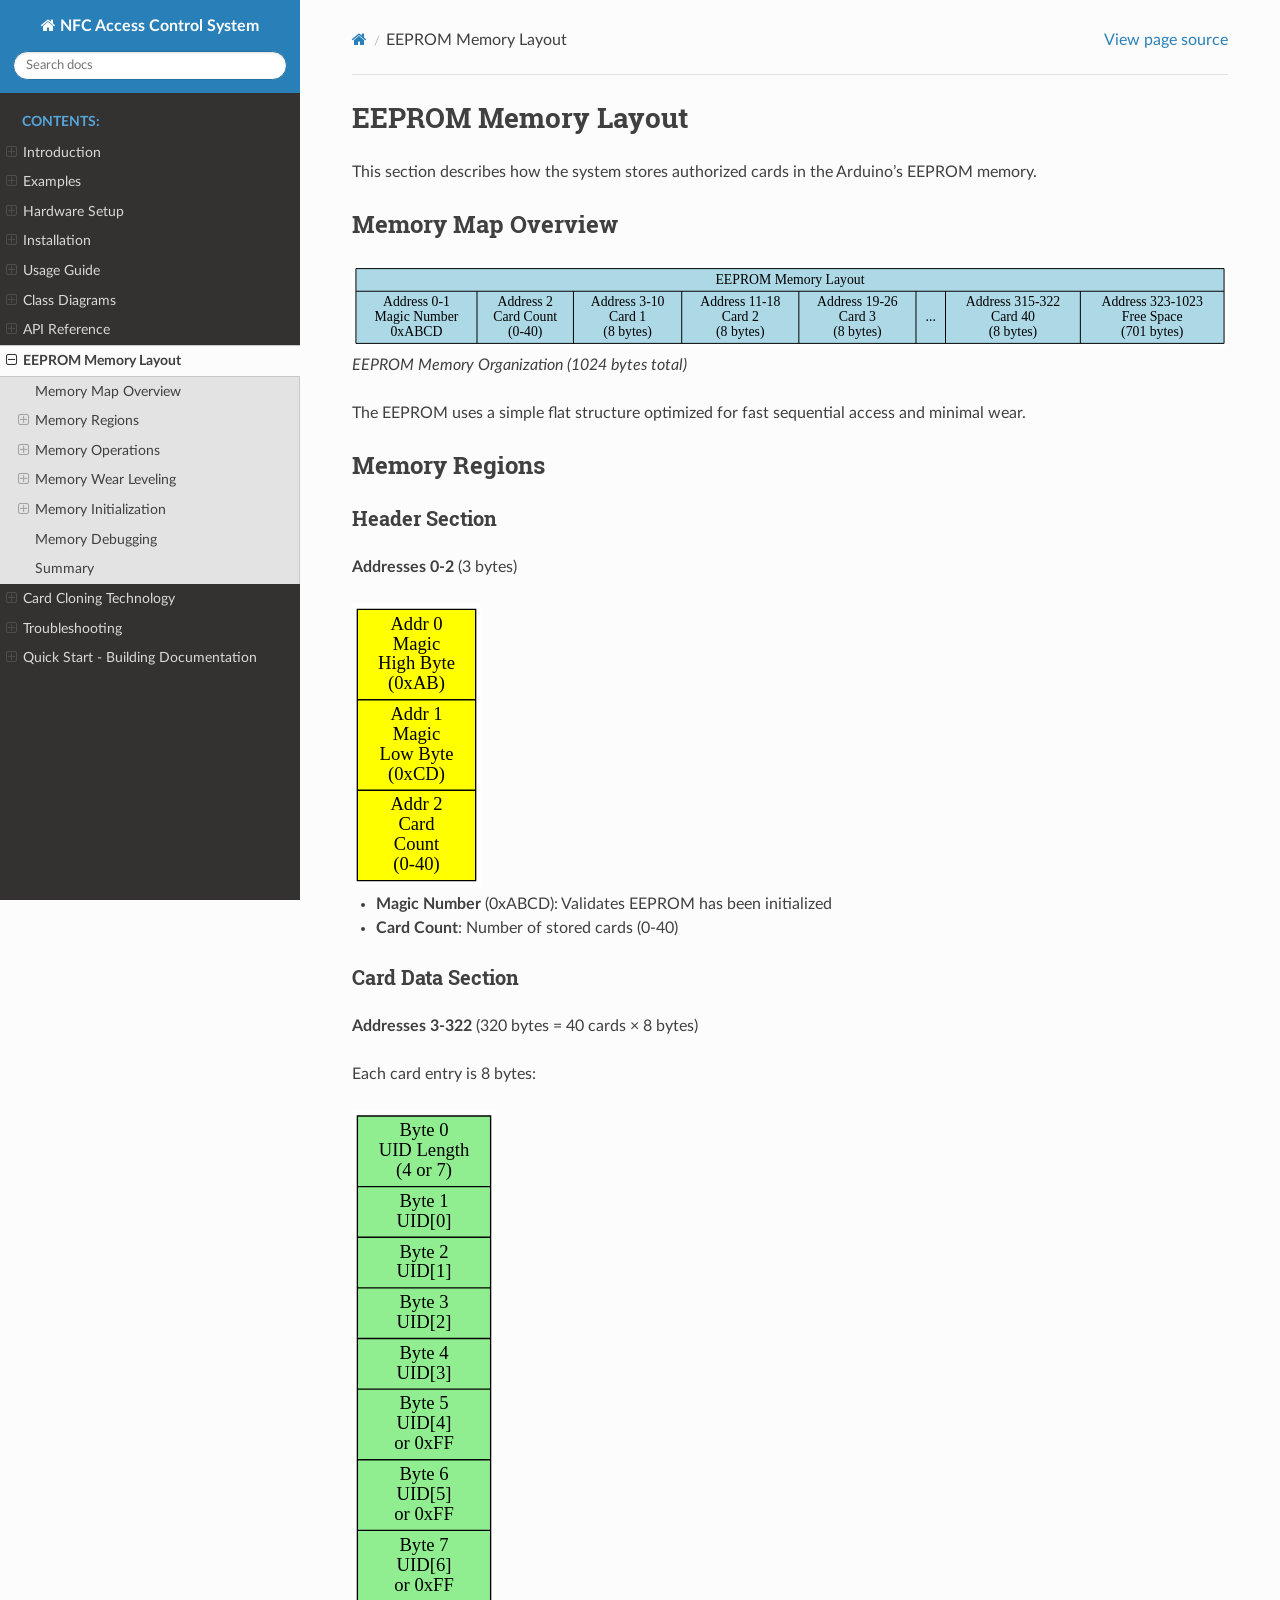
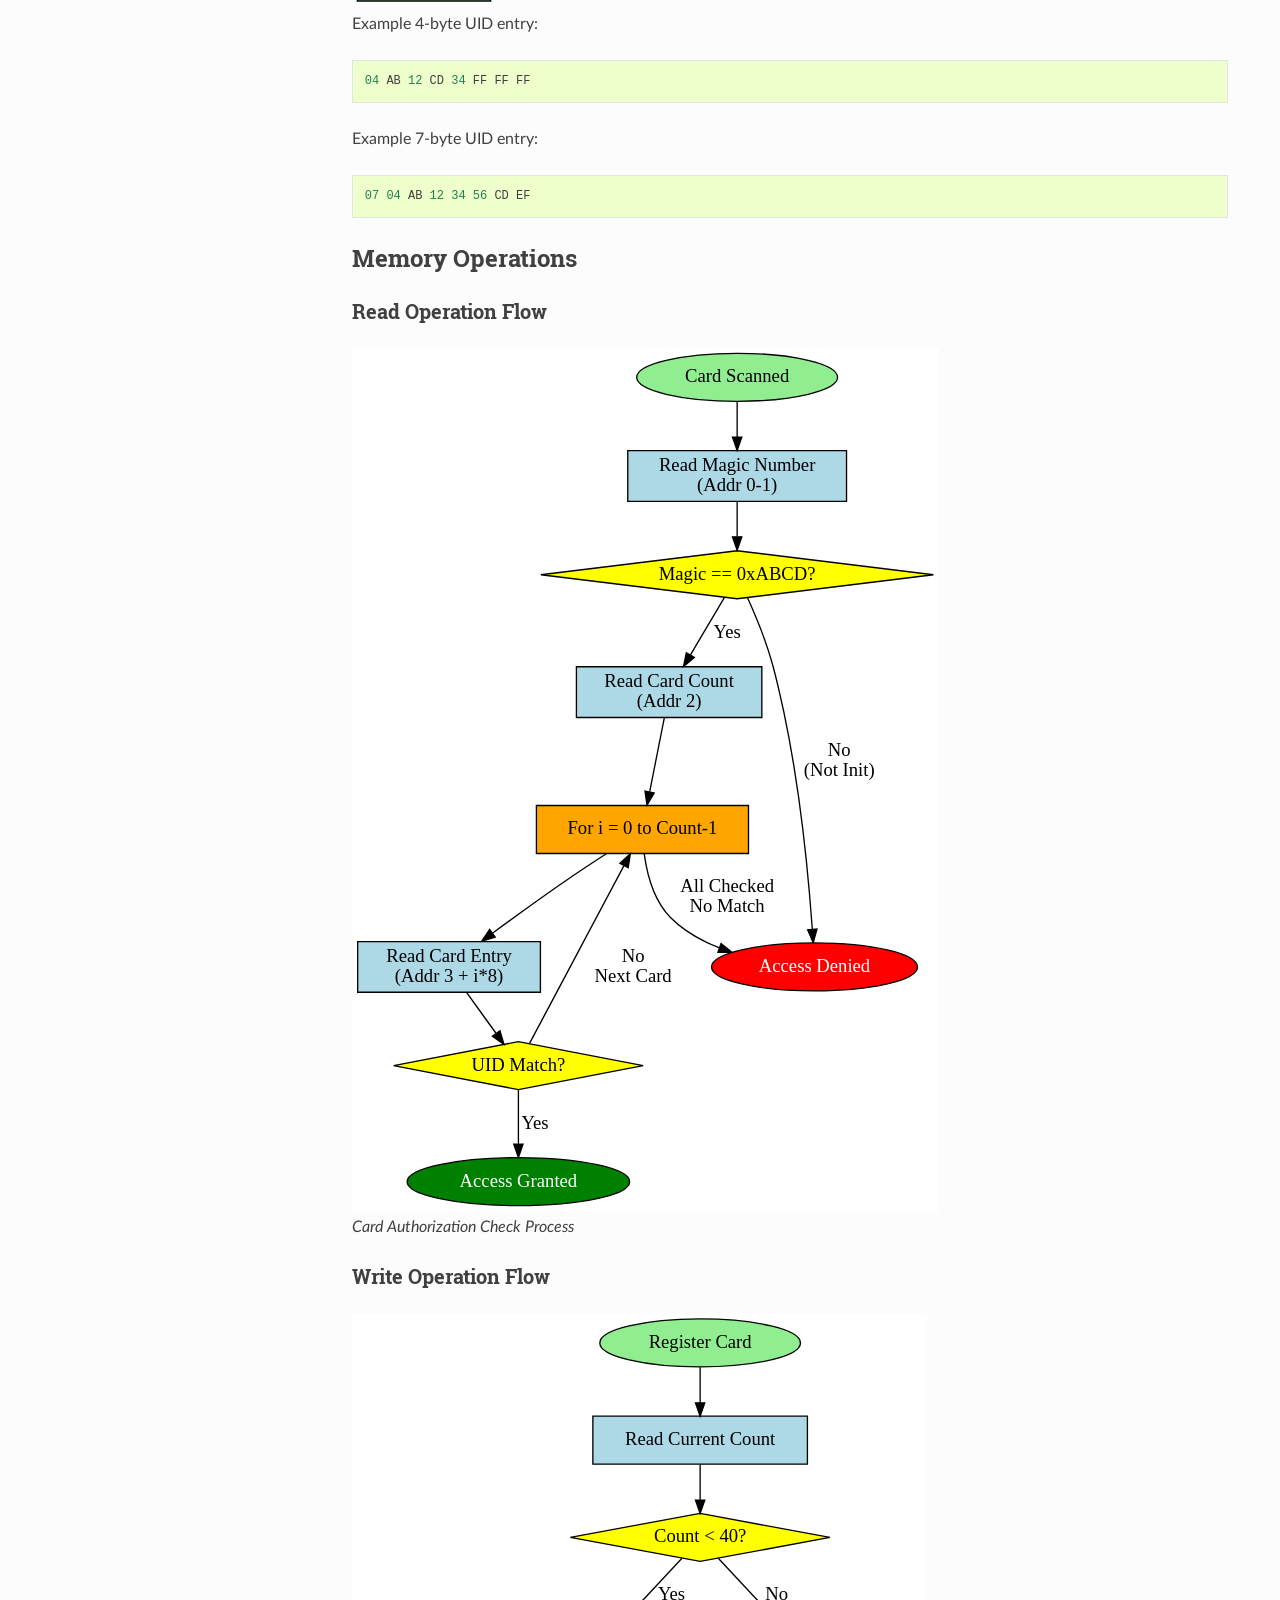
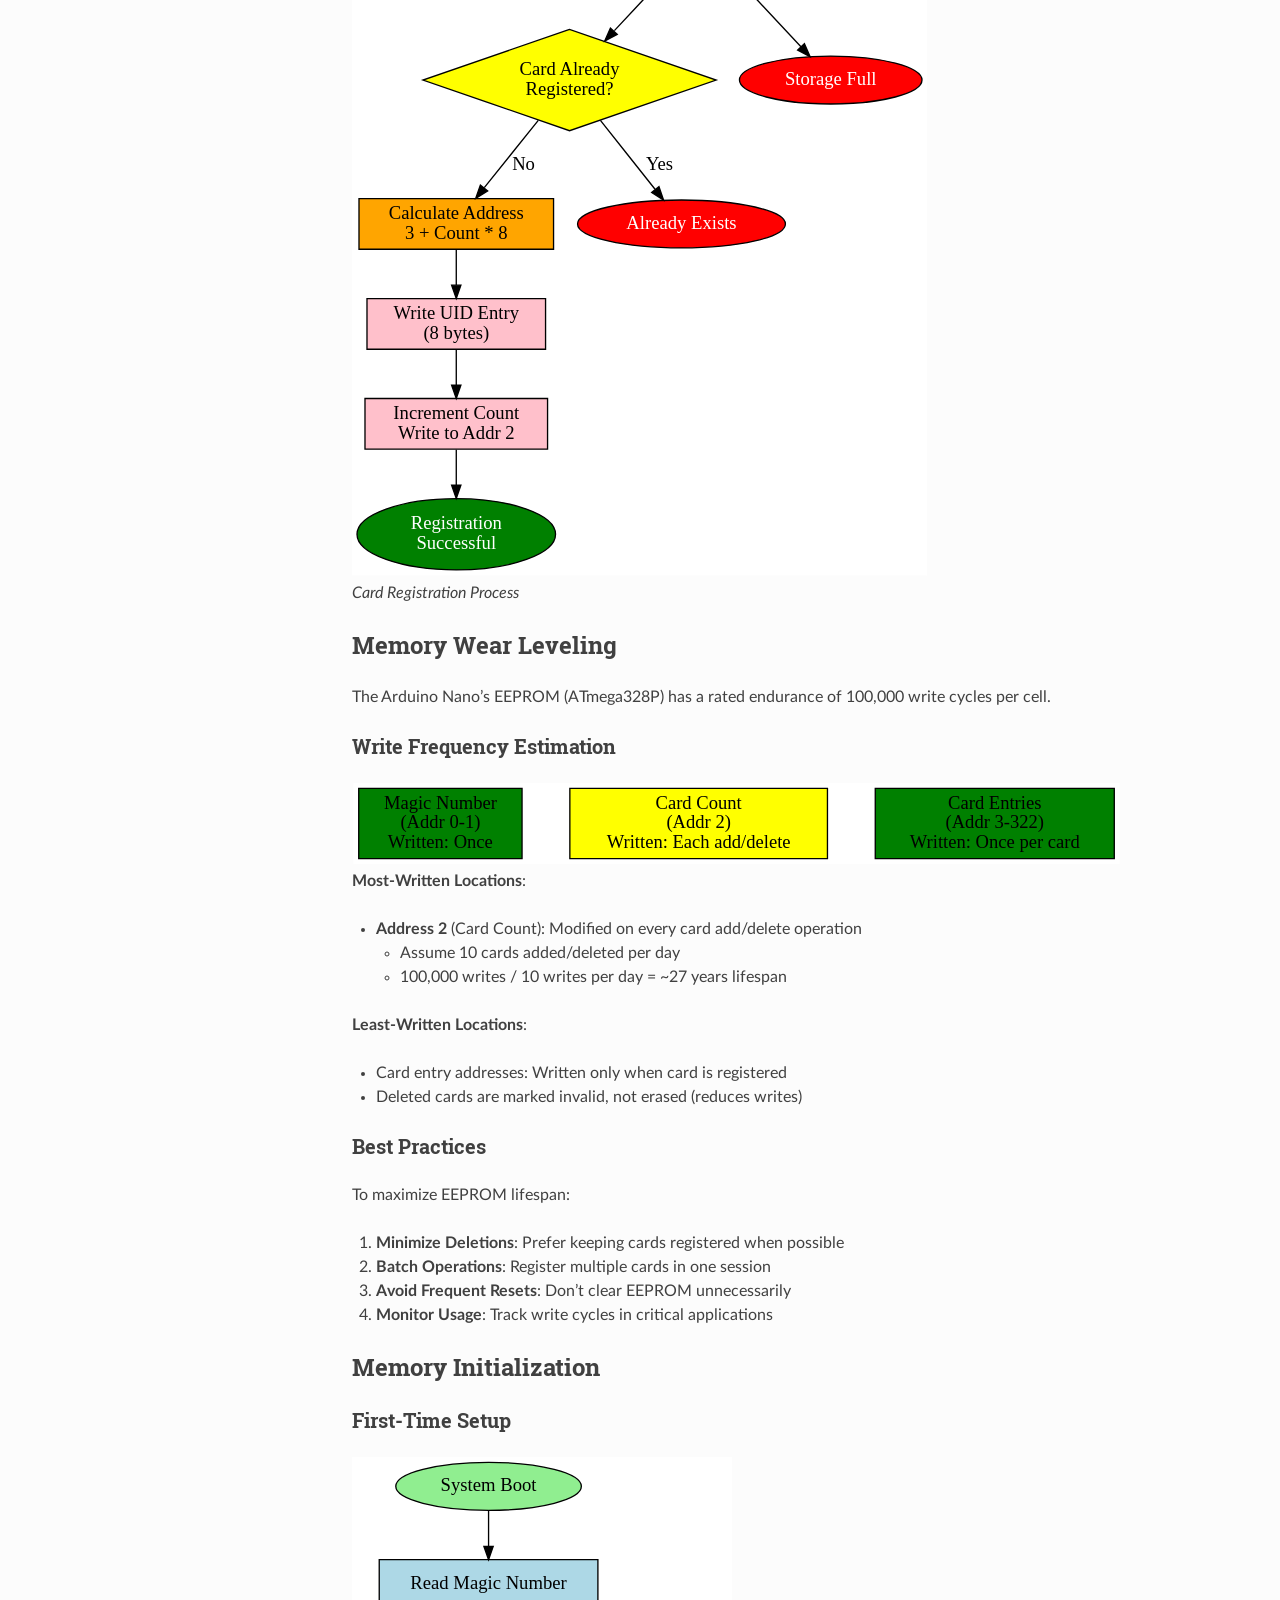
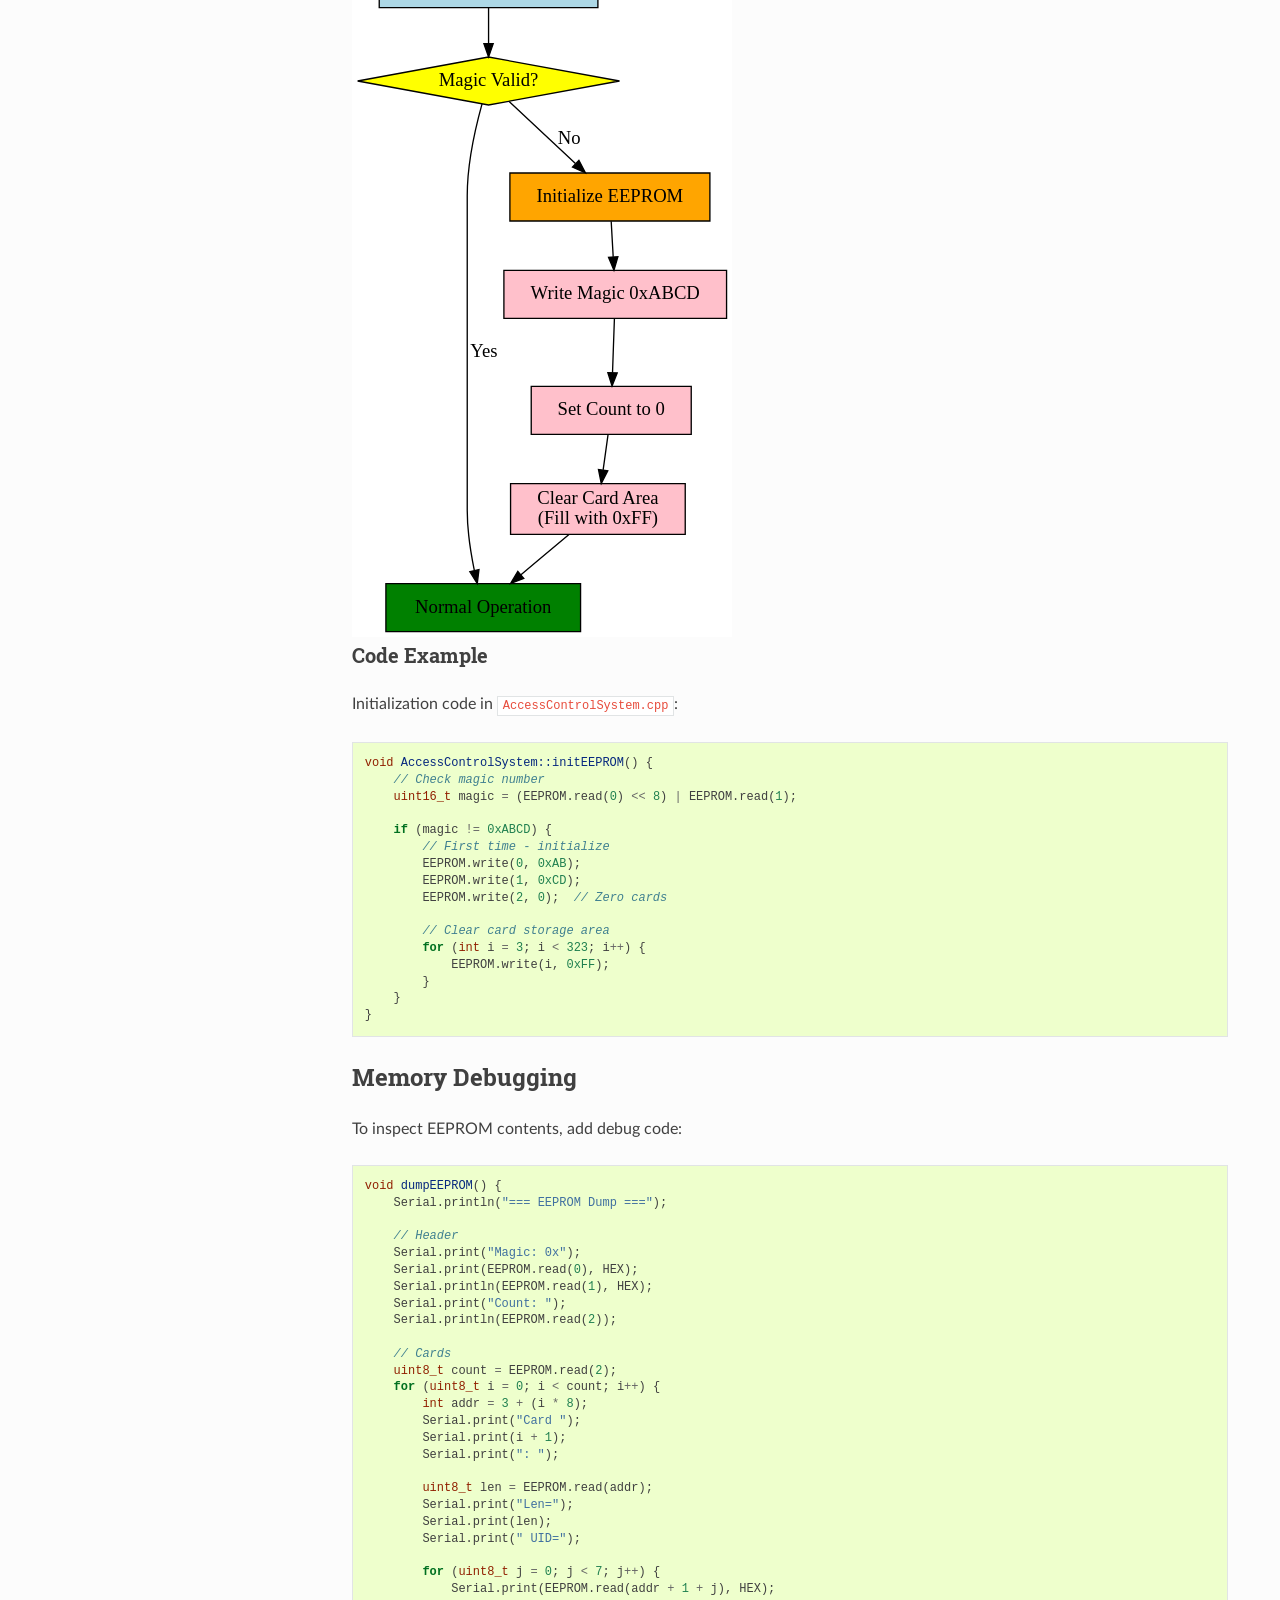
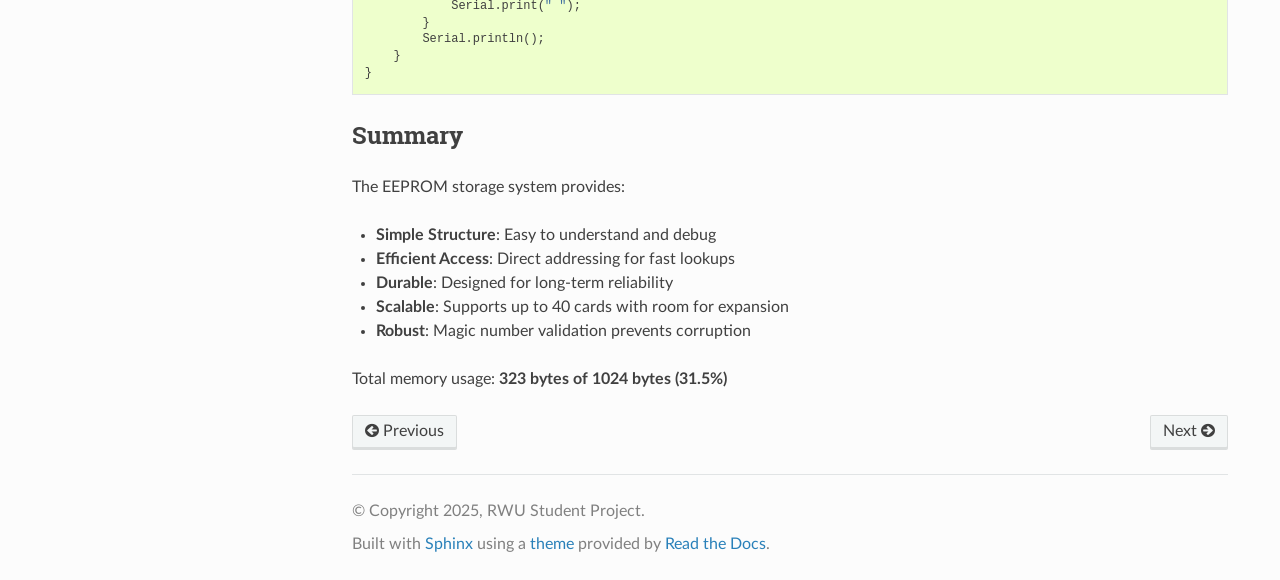
<file: eeprom.html>
<!DOCTYPE html>
<html class="writer-html5" lang="en" data-content_root="./">
<head>
  <meta charset="utf-8" /><meta name="viewport" content="width=device-width, initial-scale=1" />

  <meta name="viewport" content="width=device-width, initial-scale=1.0" />
  <title>EEPROM Memory Layout &mdash; NFC Access Control System 1.0.0 documentation</title>
      <link rel="stylesheet" type="text/css" href="_static/pygments.css?v=03e43079" />
      <link rel="stylesheet" type="text/css" href="_static/css/theme.css?v=e59714d7" />
      <link rel="stylesheet" type="text/css" href="_static/graphviz.css?v=4ae1632d" />
      <link rel="stylesheet" type="text/css" href="_static/custom.css?v=467e753e" />

  
      <script src="_static/jquery.js?v=5d32c60e"></script>
      <script src="_static/_sphinx_javascript_frameworks_compat.js?v=2cd50e6c"></script>
      <script src="_static/documentation_options.js?v=8d563738"></script>
      <script src="_static/doctools.js?v=9bcbadda"></script>
      <script src="_static/sphinx_highlight.js?v=dc90522c"></script>
    <script src="_static/js/theme.js"></script>
    <link rel="index" title="Index" href="genindex.html" />
    <link rel="search" title="Search" href="search.html" />
    <link rel="next" title="Card Cloning Technology" href="card_cloning.html" />
    <link rel="prev" title="API Reference" href="api.html" /> 
</head>

<body class="wy-body-for-nav"> 
  <div class="wy-grid-for-nav">
    <nav data-toggle="wy-nav-shift" class="wy-nav-side">
      <div class="wy-side-scroll">
        <div class="wy-side-nav-search" >

          
          
          <a href="index.html" class="icon icon-home">
            NFC Access Control System
          </a>
<div role="search">
  <form id="rtd-search-form" class="wy-form" action="search.html" method="get">
    <input type="text" name="q" placeholder="Search docs" aria-label="Search docs" />
    <input type="hidden" name="check_keywords" value="yes" />
    <input type="hidden" name="area" value="default" />
  </form>
</div>
        </div><div class="wy-menu wy-menu-vertical" data-spy="affix" role="navigation" aria-label="Navigation menu">
              <p class="caption" role="heading"><span class="caption-text">Contents:</span></p>
<ul class="current">
<li class="toctree-l1"><a class="reference internal" href="introduction.html">Introduction</a><ul>
<li class="toctree-l2"><a class="reference internal" href="introduction.html#project-evolution">Project Evolution</a></li>
<li class="toctree-l2"><a class="reference internal" href="introduction.html#what-is-nfc">What is NFC?</a></li>
<li class="toctree-l2"><a class="reference internal" href="introduction.html#system-architecture">System Architecture</a><ul>
<li class="toctree-l3"><a class="reference internal" href="introduction.html#hardware-layer">Hardware Layer</a></li>
<li class="toctree-l3"><a class="reference internal" href="introduction.html#software-layer">Software Layer</a></li>
</ul>
</li>
<li class="toctree-l2"><a class="reference internal" href="introduction.html#design-philosophy">Design Philosophy</a><ul>
<li class="toctree-l3"><a class="reference internal" href="introduction.html#security-first">Security First</a></li>
<li class="toctree-l3"><a class="reference internal" href="introduction.html#user-friendly">User Friendly</a></li>
<li class="toctree-l3"><a class="reference internal" href="introduction.html#educational-value">Educational Value</a></li>
<li class="toctree-l3"><a class="reference internal" href="introduction.html#flexibility">Flexibility</a></li>
<li class="toctree-l3"><a class="reference internal" href="introduction.html#reliability">Reliability</a></li>
</ul>
</li>
<li class="toctree-l2"><a class="reference internal" href="introduction.html#use-cases">Use Cases</a><ul>
<li class="toctree-l3"><a class="reference internal" href="introduction.html#educational-applications">Educational Applications</a></li>
<li class="toctree-l3"><a class="reference internal" href="introduction.html#practical-applications">Practical Applications</a></li>
</ul>
</li>
<li class="toctree-l2"><a class="reference internal" href="introduction.html#technical-specifications">Technical Specifications</a><ul>
<li class="toctree-l3"><a class="reference internal" href="introduction.html#hardware-requirements">Hardware Requirements</a></li>
<li class="toctree-l3"><a class="reference internal" href="introduction.html#software-capabilities">Software Capabilities</a></li>
<li class="toctree-l3"><a class="reference internal" href="introduction.html#performance-metrics">Performance Metrics</a></li>
</ul>
</li>
<li class="toctree-l2"><a class="reference internal" href="introduction.html#getting-started">Getting Started</a></li>
<li class="toctree-l2"><a class="reference internal" href="introduction.html#project-structure">Project Structure</a><ul>
<li class="toctree-l3"><a class="reference internal" href="introduction.html#id1">Hardware Layer</a></li>
<li class="toctree-l3"><a class="reference internal" href="introduction.html#id2">Software Layer</a></li>
</ul>
</li>
<li class="toctree-l2"><a class="reference internal" href="introduction.html#id3">Design Philosophy</a><ul>
<li class="toctree-l3"><a class="reference internal" href="introduction.html#id4">Security First</a></li>
<li class="toctree-l3"><a class="reference internal" href="introduction.html#id5">User Friendly</a></li>
<li class="toctree-l3"><a class="reference internal" href="introduction.html#id6">Educational Value</a></li>
<li class="toctree-l3"><a class="reference internal" href="introduction.html#id7">Flexibility</a></li>
<li class="toctree-l3"><a class="reference internal" href="introduction.html#id8">Reliability</a></li>
</ul>
</li>
<li class="toctree-l2"><a class="reference internal" href="introduction.html#id9">Use Cases</a><ul>
<li class="toctree-l3"><a class="reference internal" href="introduction.html#id10">Educational Applications</a></li>
<li class="toctree-l3"><a class="reference internal" href="introduction.html#id11">Practical Applications</a></li>
</ul>
</li>
<li class="toctree-l2"><a class="reference internal" href="introduction.html#id12">Technical Specifications</a><ul>
<li class="toctree-l3"><a class="reference internal" href="introduction.html#id13">Hardware Requirements</a></li>
<li class="toctree-l3"><a class="reference internal" href="introduction.html#id14">Software Capabilities</a></li>
<li class="toctree-l3"><a class="reference internal" href="introduction.html#id15">Performance Metrics</a></li>
</ul>
</li>
<li class="toctree-l2"><a class="reference internal" href="introduction.html#id16">Getting Started</a></li>
<li class="toctree-l2"><a class="reference internal" href="introduction.html#id17">Project Structure</a></li>
</ul>
</li>
<li class="toctree-l1"><a class="reference internal" href="examples.html">Examples</a><ul>
<li class="toctree-l2"><a class="reference internal" href="examples.html#course-tasks-overview">Course Tasks Overview</a></li>
<li class="toctree-l2"><a class="reference internal" href="examples.html#task-1-reading-nfc-tags">Task 1: Reading NFC Tags</a><ul>
<li class="toctree-l3"><a class="reference internal" href="examples.html#learning-objectives">Learning Objectives</a></li>
<li class="toctree-l3"><a class="reference internal" href="examples.html#example-code-read-example-cpp">Example Code: read_example.cpp</a></li>
<li class="toctree-l3"><a class="reference internal" href="examples.html#key-concepts">Key Concepts</a></li>
<li class="toctree-l3"><a class="reference internal" href="examples.html#running-the-example">Running the Example</a></li>
<li class="toctree-l3"><a class="reference internal" href="examples.html#expected-output">Expected Output</a></li>
</ul>
</li>
<li class="toctree-l2"><a class="reference internal" href="examples.html#task-2-writing-to-nfc-tags">Task 2: Writing to NFC Tags</a><ul>
<li class="toctree-l3"><a class="reference internal" href="examples.html#id1">Learning Objectives</a></li>
<li class="toctree-l3"><a class="reference internal" href="examples.html#example-code-write-example-cpp">Example Code: write_example.cpp</a></li>
<li class="toctree-l3"><a class="reference internal" href="examples.html#card-storage-structures">Card Storage Structures</a></li>
<li class="toctree-l3"><a class="reference internal" href="examples.html#write-functions-reference">Write Functions Reference</a></li>
<li class="toctree-l3"><a class="reference internal" href="examples.html#id2">Running the Example</a></li>
<li class="toctree-l3"><a class="reference internal" href="examples.html#safety-tips">Safety Tips</a></li>
<li class="toctree-l3"><a class="reference internal" href="examples.html#common-issues-and-solutions">Common Issues and Solutions</a></li>
</ul>
</li>
<li class="toctree-l2"><a class="reference internal" href="examples.html#advanced-topics">Advanced Topics</a><ul>
<li class="toctree-l3"><a class="reference internal" href="examples.html#card-cloning">Card Cloning</a></li>
<li class="toctree-l3"><a class="reference internal" href="examples.html#ndef-messages">NDEF Messages</a></li>
</ul>
</li>
<li class="toctree-l2"><a class="reference internal" href="examples.html#next-steps">Next Steps</a></li>
<li class="toctree-l2"><a class="reference internal" href="examples.html#tips-for-development">Tips for Development</a></li>
<li class="toctree-l2"><a class="reference internal" href="examples.html#see-also">See Also</a></li>
</ul>
</li>
<li class="toctree-l1"><a class="reference internal" href="hardware.html">Hardware Setup</a><ul>
<li class="toctree-l2"><a class="reference internal" href="hardware.html#required-components">Required Components</a><ul>
<li class="toctree-l3"><a class="reference internal" href="hardware.html#core-components">Core Components</a></li>
<li class="toctree-l3"><a class="reference internal" href="hardware.html#additional-components">Additional Components</a></li>
</ul>
</li>
<li class="toctree-l2"><a class="reference internal" href="hardware.html#pin-configuration">Pin Configuration</a><ul>
<li class="toctree-l3"><a class="reference internal" href="hardware.html#pn532-nfc-module-spi-mode">PN532 NFC Module (SPI Mode)</a></li>
<li class="toctree-l3"><a class="reference internal" href="hardware.html#lcd-display-4-bit-parallel">LCD Display (4-bit Parallel)</a></li>
<li class="toctree-l3"><a class="reference internal" href="hardware.html#navigation-buttons">Navigation Buttons</a></li>
<li class="toctree-l3"><a class="reference internal" href="hardware.html#relay-module">Relay Module</a></li>
</ul>
</li>
<li class="toctree-l2"><a class="reference internal" href="hardware.html#wiring-diagram">Wiring Diagram</a></li>
<li class="toctree-l2"><a class="reference internal" href="hardware.html#power-considerations">Power Considerations</a></li>
<li class="toctree-l2"><a class="reference internal" href="hardware.html#assembly-tips">Assembly Tips</a></li>
<li class="toctree-l2"><a class="reference internal" href="hardware.html#troubleshooting-hardware-issues">Troubleshooting Hardware Issues</a><ul>
<li class="toctree-l3"><a class="reference internal" href="hardware.html#lcd-not-displaying">LCD Not Displaying</a></li>
<li class="toctree-l3"><a class="reference internal" href="hardware.html#pn532-not-detected">PN532 Not Detected</a></li>
<li class="toctree-l3"><a class="reference internal" href="hardware.html#buttons-not-responding">Buttons Not Responding</a></li>
<li class="toctree-l3"><a class="reference internal" href="hardware.html#relay-not-activating">Relay Not Activating</a></li>
</ul>
</li>
</ul>
</li>
<li class="toctree-l1"><a class="reference internal" href="installation.html">Installation</a><ul>
<li class="toctree-l2"><a class="reference internal" href="installation.html#prerequisites">Prerequisites</a><ul>
<li class="toctree-l3"><a class="reference internal" href="installation.html#required-software">Required Software</a></li>
<li class="toctree-l3"><a class="reference internal" href="installation.html#recommended-tools">Recommended Tools</a></li>
</ul>
</li>
<li class="toctree-l2"><a class="reference internal" href="installation.html#setting-up-platformio">Setting Up PlatformIO</a><ul>
<li class="toctree-l3"><a class="reference internal" href="installation.html#option-1-platformio-ide-recommended">Option 1: PlatformIO IDE (Recommended)</a></li>
<li class="toctree-l3"><a class="reference internal" href="installation.html#option-2-platformio-core-cli">Option 2: PlatformIO Core (CLI)</a></li>
</ul>
</li>
<li class="toctree-l2"><a class="reference internal" href="installation.html#getting-the-source-code">Getting the Source Code</a><ul>
<li class="toctree-l3"><a class="reference internal" href="installation.html#clone-from-repository">Clone from Repository</a></li>
<li class="toctree-l3"><a class="reference internal" href="installation.html#download-zip">Download ZIP</a></li>
</ul>
</li>
<li class="toctree-l2"><a class="reference internal" href="installation.html#project-structure">Project Structure</a></li>
<li class="toctree-l2"><a class="reference internal" href="installation.html#configuration">Configuration</a><ul>
<li class="toctree-l3"><a class="reference internal" href="installation.html#pin-configuration">Pin Configuration</a></li>
</ul>
</li>
<li class="toctree-l2"><a class="reference internal" href="installation.html#building-the-firmware">Building the Firmware</a><ul>
<li class="toctree-l3"><a class="reference internal" href="installation.html#using-platformio-ide">Using PlatformIO IDE</a></li>
<li class="toctree-l3"><a class="reference internal" href="installation.html#using-platformio-cli">Using PlatformIO CLI</a></li>
</ul>
</li>
<li class="toctree-l2"><a class="reference internal" href="installation.html#uploading-to-arduino">Uploading to Arduino</a><ul>
<li class="toctree-l3"><a class="reference internal" href="installation.html#preparing-the-arduino">Preparing the Arduino</a></li>
<li class="toctree-l3"><a class="reference internal" href="installation.html#id1">Using PlatformIO IDE</a></li>
<li class="toctree-l3"><a class="reference internal" href="installation.html#specifying-upload-port">Specifying Upload Port</a></li>
</ul>
</li>
<li class="toctree-l2"><a class="reference internal" href="installation.html#monitoring-serial-output">Monitoring Serial Output</a><ul>
<li class="toctree-l3"><a class="reference internal" href="installation.html#using-platformio">Using PlatformIO</a></li>
<li class="toctree-l3"><a class="reference internal" href="installation.html#using-arduino-ide-serial-monitor">Using Arduino IDE Serial Monitor</a></li>
</ul>
</li>
<li class="toctree-l2"><a class="reference internal" href="installation.html#troubleshooting-installation">Troubleshooting Installation</a><ul>
<li class="toctree-l3"><a class="reference internal" href="installation.html#build-errors">Build Errors</a></li>
<li class="toctree-l3"><a class="reference internal" href="installation.html#upload-errors">Upload Errors</a></li>
</ul>
</li>
<li class="toctree-l2"><a class="reference internal" href="installation.html#verification">Verification</a></li>
<li class="toctree-l2"><a class="reference internal" href="installation.html#next-steps">Next Steps</a></li>
</ul>
</li>
<li class="toctree-l1"><a class="reference internal" href="usage.html">Usage Guide</a><ul>
<li class="toctree-l2"><a class="reference internal" href="usage.html#system-startup">System Startup</a></li>
<li class="toctree-l2"><a class="reference internal" href="usage.html#normal-operation">Normal Operation</a><ul>
<li class="toctree-l3"><a class="reference internal" href="usage.html#scanning-cards">Scanning Cards</a></li>
</ul>
</li>
<li class="toctree-l2"><a class="reference internal" href="usage.html#menu-system">Menu System</a><ul>
<li class="toctree-l3"><a class="reference internal" href="usage.html#accessing-the-menu">Accessing the Menu</a></li>
<li class="toctree-l3"><a class="reference internal" href="usage.html#menu-navigation">Menu Navigation</a></li>
<li class="toctree-l3"><a class="reference internal" href="usage.html#main-menu-items">Main Menu Items</a></li>
</ul>
</li>
<li class="toctree-l2"><a class="reference internal" href="usage.html#card-management">Card Management</a><ul>
<li class="toctree-l3"><a class="reference internal" href="usage.html#registering-a-new-card">Registering a New Card</a></li>
<li class="toctree-l3"><a class="reference internal" href="usage.html#deleting-a-card">Deleting a Card</a></li>
<li class="toctree-l3"><a class="reference internal" href="usage.html#listing-stored-cards">Listing Stored Cards</a></li>
</ul>
</li>
<li class="toctree-l2"><a class="reference internal" href="usage.html#advanced-features">Advanced Features</a><ul>
<li class="toctree-l3"><a class="reference internal" href="usage.html#card-cloning">Card Cloning</a></li>
<li class="toctree-l3"><a class="reference internal" href="usage.html#system-information">System Information</a></li>
</ul>
</li>
<li class="toctree-l2"><a class="reference internal" href="usage.html#customization">Customization</a><ul>
<li class="toctree-l3"><a class="reference internal" href="usage.html#access-duration">Access Duration</a></li>
<li class="toctree-l3"><a class="reference internal" href="usage.html#button-configuration">Button Configuration</a></li>
<li class="toctree-l3"><a class="reference internal" href="usage.html#card-capacity">Card Capacity</a></li>
</ul>
</li>
<li class="toctree-l2"><a class="reference internal" href="usage.html#best-practices">Best Practices</a><ul>
<li class="toctree-l3"><a class="reference internal" href="usage.html#regular-operation">Regular Operation</a></li>
<li class="toctree-l3"><a class="reference internal" href="usage.html#id1">Card Management</a></li>
<li class="toctree-l3"><a class="reference internal" href="usage.html#system-maintenance">System Maintenance</a></li>
</ul>
</li>
<li class="toctree-l2"><a class="reference internal" href="usage.html#security-considerations">Security Considerations</a><ul>
<li class="toctree-l3"><a class="reference internal" href="usage.html#physical-security">Physical Security</a></li>
<li class="toctree-l3"><a class="reference internal" href="usage.html#access-control">Access Control</a></li>
</ul>
</li>
<li class="toctree-l2"><a class="reference internal" href="usage.html#serial-output">Serial Output</a></li>
<li class="toctree-l2"><a class="reference internal" href="usage.html#troubleshooting-common-issues">Troubleshooting Common Issues</a><ul>
<li class="toctree-l3"><a class="reference internal" href="usage.html#card-not-reading">Card Not Reading</a></li>
<li class="toctree-l3"><a class="reference internal" href="usage.html#false-readings">False Readings</a></li>
<li class="toctree-l3"><a class="reference internal" href="usage.html#menu-not-responding">Menu Not Responding</a></li>
<li class="toctree-l3"><a class="reference internal" href="usage.html#relay-not-activating">Relay Not Activating</a></li>
</ul>
</li>
</ul>
</li>
<li class="toctree-l1"><a class="reference internal" href="diagrams.html">Class Diagrams</a><ul>
<li class="toctree-l2"><a class="reference internal" href="diagrams.html#system-architecture-overview">System Architecture Overview</a></li>
<li class="toctree-l2"><a class="reference internal" href="diagrams.html#accesscontrolsystem-class">AccessControlSystem Class</a></li>
<li class="toctree-l2"><a class="reference internal" href="diagrams.html#nfcreader-class">NFCReader Class</a></li>
<li class="toctree-l2"><a class="reference internal" href="diagrams.html#complete-system-relationships">Complete System Relationships</a></li>
<li class="toctree-l2"><a class="reference internal" href="diagrams.html#state-machine">State Machine</a></li>
<li class="toctree-l2"><a class="reference internal" href="diagrams.html#card-registration-flow">Card Registration Flow</a></li>
<li class="toctree-l2"><a class="reference internal" href="diagrams.html#card-cloning-flow">Card Cloning Flow</a></li>
<li class="toctree-l2"><a class="reference internal" href="diagrams.html#mifare-memory-layout">MIFARE Memory Layout</a></li>
<li class="toctree-l2"><a class="reference internal" href="diagrams.html#installation-and-usage">Installation and Usage</a></li>
<li class="toctree-l2"><a class="reference internal" href="diagrams.html#see-also">See Also</a></li>
</ul>
</li>
<li class="toctree-l1"><a class="reference internal" href="api.html">API Reference</a><ul>
<li class="toctree-l2"><a class="reference internal" href="api.html#core-classes">Core Classes</a><ul>
<li class="toctree-l3"><a class="reference internal" href="api.html#accesscontrolsystem">AccessControlSystem</a><ul>
<li class="toctree-l4"><a class="reference internal" href="api.html#_CPPv419AccessControlSystem"><code class="docutils literal notranslate"><span class="pre">AccessControlSystem</span></code></a></li>
</ul>
</li>
<li class="toctree-l3"><a class="reference internal" href="api.html#nfcreader">NFCReader</a><ul>
<li class="toctree-l4"><a class="reference internal" href="api.html#_CPPv49NFCReader"><code class="docutils literal notranslate"><span class="pre">NFCReader</span></code></a></li>
</ul>
</li>
</ul>
</li>
<li class="toctree-l2"><a class="reference internal" href="api.html#enumerations">Enumerations</a><ul>
<li class="toctree-l3"><a class="reference internal" href="api.html#nfccommmode">NFCCommMode</a></li>
<li class="toctree-l3"><a class="reference internal" href="api.html#nfcreadmode">NFCReadMode</a></li>
<li class="toctree-l3"><a class="reference internal" href="api.html#nfccardtype">NFCCardType</a></li>
</ul>
</li>
<li class="toctree-l2"><a class="reference internal" href="api.html#data-structures">Data Structures</a><ul>
<li class="toctree-l3"><a class="reference internal" href="api.html#nfccardinfo">NFCCardInfo</a></li>
<li class="toctree-l3"><a class="reference internal" href="api.html#nfcwriteresult">NFCWriteResult</a></li>
<li class="toctree-l3"><a class="reference internal" href="api.html#systemstate">SystemState</a></li>
<li class="toctree-l3"><a class="reference internal" href="api.html#state-machine-diagram">State Machine Diagram</a></li>
<li class="toctree-l3"><a class="reference internal" href="api.html#menuitem">MenuItem</a></li>
</ul>
</li>
<li class="toctree-l2"><a class="reference internal" href="api.html#configuration-constants">Configuration Constants</a><ul>
<li class="toctree-l3"><a class="reference internal" href="api.html#hardware-pin-definitions">Hardware Pin Definitions</a></li>
<li class="toctree-l3"><a class="reference internal" href="api.html#system-parameters">System Parameters</a></li>
<li class="toctree-l3"><a class="reference internal" href="api.html#eeprom-memory-map">EEPROM Memory Map</a></li>
<li class="toctree-l3"><a class="reference internal" href="api.html#custom-sector-configuration">Custom Sector Configuration</a></li>
</ul>
</li>
<li class="toctree-l2"><a class="reference internal" href="api.html#example-usage">Example Usage</a><ul>
<li class="toctree-l3"><a class="reference internal" href="api.html#basic-setup">Basic Setup</a></li>
<li class="toctree-l3"><a class="reference internal" href="api.html#custom-card-handling">Custom Card Handling</a></li>
<li class="toctree-l3"><a class="reference internal" href="api.html#manual-card-registration">Manual Card Registration</a></li>
</ul>
</li>
<li class="toctree-l2"><a class="reference internal" href="api.html#return-values">Return Values</a></li>
<li class="toctree-l2"><a class="reference internal" href="api.html#memory-considerations">Memory Considerations</a><ul>
<li class="toctree-l3"><a class="reference internal" href="api.html#eeprom-usage">EEPROM Usage</a></li>
<li class="toctree-l3"><a class="reference internal" href="api.html#ram-usage">RAM Usage</a></li>
</ul>
</li>
<li class="toctree-l2"><a class="reference internal" href="api.html#thread-safety">Thread Safety</a></li>
<li class="toctree-l2"><a class="reference internal" href="api.html#debugging">Debugging</a></li>
</ul>
</li>
<li class="toctree-l1 current"><a class="current reference internal" href="#">EEPROM Memory Layout</a><ul>
<li class="toctree-l2"><a class="reference internal" href="#memory-map-overview">Memory Map Overview</a></li>
<li class="toctree-l2"><a class="reference internal" href="#memory-regions">Memory Regions</a><ul>
<li class="toctree-l3"><a class="reference internal" href="#header-section">Header Section</a></li>
<li class="toctree-l3"><a class="reference internal" href="#card-data-section">Card Data Section</a></li>
</ul>
</li>
<li class="toctree-l2"><a class="reference internal" href="#memory-operations">Memory Operations</a><ul>
<li class="toctree-l3"><a class="reference internal" href="#read-operation-flow">Read Operation Flow</a></li>
<li class="toctree-l3"><a class="reference internal" href="#write-operation-flow">Write Operation Flow</a></li>
</ul>
</li>
<li class="toctree-l2"><a class="reference internal" href="#memory-wear-leveling">Memory Wear Leveling</a><ul>
<li class="toctree-l3"><a class="reference internal" href="#write-frequency-estimation">Write Frequency Estimation</a></li>
<li class="toctree-l3"><a class="reference internal" href="#best-practices">Best Practices</a></li>
</ul>
</li>
<li class="toctree-l2"><a class="reference internal" href="#memory-initialization">Memory Initialization</a><ul>
<li class="toctree-l3"><a class="reference internal" href="#first-time-setup">First-Time Setup</a></li>
<li class="toctree-l3"><a class="reference internal" href="#code-example">Code Example</a></li>
</ul>
</li>
<li class="toctree-l2"><a class="reference internal" href="#memory-debugging">Memory Debugging</a></li>
<li class="toctree-l2"><a class="reference internal" href="#summary">Summary</a></li>
</ul>
</li>
<li class="toctree-l1"><a class="reference internal" href="card_cloning.html">Card Cloning Technology</a><ul>
<li class="toctree-l2"><a class="reference internal" href="card_cloning.html#overview">Overview</a></li>
<li class="toctree-l2"><a class="reference internal" href="card_cloning.html#how-it-works">How It Works</a><ul>
<li class="toctree-l3"><a class="reference internal" href="card_cloning.html#dual-uid-system">Dual UID System</a></li>
<li class="toctree-l3"><a class="reference internal" href="card_cloning.html#reading-priority">Reading Priority</a></li>
</ul>
</li>
<li class="toctree-l2"><a class="reference internal" href="card_cloning.html#custom-sector-structure">Custom Sector Structure</a><ul>
<li class="toctree-l3"><a class="reference internal" href="card_cloning.html#sector-1-layout">Sector 1 Layout</a></li>
<li class="toctree-l3"><a class="reference internal" href="card_cloning.html#block-4-structure-uid-block">Block 4 Structure (UID Block)</a></li>
<li class="toctree-l3"><a class="reference internal" href="card_cloning.html#block-5-structure-metadata-block">Block 5 Structure (Metadata Block)</a></li>
</ul>
</li>
<li class="toctree-l2"><a class="reference internal" href="card_cloning.html#cloning-process">Cloning Process</a><ul>
<li class="toctree-l3"><a class="reference internal" href="card_cloning.html#step-by-step-procedure">Step-by-Step Procedure</a></li>
</ul>
</li>
<li class="toctree-l2"><a class="reference internal" href="card_cloning.html#code-implementation">Code Implementation</a><ul>
<li class="toctree-l3"><a class="reference internal" href="card_cloning.html#nfcreader-clonecard-method">NFCReader::cloneCard() Method</a></li>
<li class="toctree-l3"><a class="reference internal" href="card_cloning.html#reading-cloned-uid">Reading Cloned UID</a></li>
</ul>
</li>
<li class="toctree-l2"><a class="reference internal" href="card_cloning.html#security-considerations">Security Considerations</a><ul>
<li class="toctree-l3"><a class="reference internal" href="card_cloning.html#authentication-keys">Authentication Keys</a></li>
<li class="toctree-l3"><a class="reference internal" href="card_cloning.html#access-control">Access Control</a></li>
<li class="toctree-l3"><a class="reference internal" href="card_cloning.html#physical-security">Physical Security</a></li>
</ul>
</li>
<li class="toctree-l2"><a class="reference internal" href="card_cloning.html#limitations">Limitations</a><ul>
<li class="toctree-l3"><a class="reference internal" href="card_cloning.html#card-compatibility">Card Compatibility</a></li>
<li class="toctree-l3"><a class="reference internal" href="card_cloning.html#key-requirements">Key Requirements</a></li>
<li class="toctree-l3"><a class="reference internal" href="card_cloning.html#write-limitations">Write Limitations</a></li>
</ul>
</li>
<li class="toctree-l2"><a class="reference internal" href="card_cloning.html#advantages-over-magic-cards">Advantages Over Magic Cards</a><ul>
<li class="toctree-l3"><a class="reference internal" href="card_cloning.html#traditional-magic-cards">Traditional “Magic” Cards</a></li>
<li class="toctree-l3"><a class="reference internal" href="card_cloning.html#our-custom-sector-approach">Our Custom Sector Approach</a></li>
</ul>
</li>
<li class="toctree-l2"><a class="reference internal" href="card_cloning.html#best-practices">Best Practices</a><ul>
<li class="toctree-l3"><a class="reference internal" href="card_cloning.html#cloning-workflow">Cloning Workflow</a></li>
<li class="toctree-l3"><a class="reference internal" href="card_cloning.html#error-handling">Error Handling</a></li>
<li class="toctree-l3"><a class="reference internal" href="card_cloning.html#storage-management">Storage Management</a></li>
</ul>
</li>
<li class="toctree-l2"><a class="reference internal" href="card_cloning.html#advanced-topics">Advanced Topics</a><ul>
<li class="toctree-l3"><a class="reference internal" href="card_cloning.html#multi-identity-cards">Multi-Identity Cards</a></li>
<li class="toctree-l3"><a class="reference internal" href="card_cloning.html#encrypted-clones">Encrypted Clones</a></li>
<li class="toctree-l3"><a class="reference internal" href="card_cloning.html#time-limited-clones">Time-Limited Clones</a></li>
</ul>
</li>
<li class="toctree-l2"><a class="reference internal" href="card_cloning.html#example-use-cases">Example Use Cases</a><ul>
<li class="toctree-l3"><a class="reference internal" href="card_cloning.html#backup-access-card">Backup Access Card</a></li>
<li class="toctree-l3"><a class="reference internal" href="card_cloning.html#temporary-access">Temporary Access</a></li>
<li class="toctree-l3"><a class="reference internal" href="card_cloning.html#multi-location-access">Multi-Location Access</a></li>
</ul>
</li>
<li class="toctree-l2"><a class="reference internal" href="card_cloning.html#testing-and-validation">Testing and Validation</a></li>
<li class="toctree-l2"><a class="reference internal" href="card_cloning.html#troubleshooting-cloning-issues">Troubleshooting Cloning Issues</a></li>
</ul>
</li>
<li class="toctree-l1"><a class="reference internal" href="troubleshooting.html">Troubleshooting</a><ul>
<li class="toctree-l2"><a class="reference internal" href="troubleshooting.html#hardware-issues">Hardware Issues</a><ul>
<li class="toctree-l3"><a class="reference internal" href="troubleshooting.html#pn532-module-not-detected">PN532 Module Not Detected</a></li>
<li class="toctree-l3"><a class="reference internal" href="troubleshooting.html#lcd-display-issues">LCD Display Issues</a></li>
<li class="toctree-l3"><a class="reference internal" href="troubleshooting.html#button-problems">Button Problems</a></li>
<li class="toctree-l3"><a class="reference internal" href="troubleshooting.html#relay-issues">Relay Issues</a></li>
</ul>
</li>
<li class="toctree-l2"><a class="reference internal" href="troubleshooting.html#card-reading-issues">Card Reading Issues</a><ul>
<li class="toctree-l3"><a class="reference internal" href="troubleshooting.html#cards-not-detected">Cards Not Detected</a></li>
<li class="toctree-l3"><a class="reference internal" href="troubleshooting.html#specific-card-types">Specific Card Types</a></li>
</ul>
</li>
<li class="toctree-l2"><a class="reference internal" href="troubleshooting.html#software-issues">Software Issues</a><ul>
<li class="toctree-l3"><a class="reference internal" href="troubleshooting.html#compilation-errors">Compilation Errors</a></li>
<li class="toctree-l3"><a class="reference internal" href="troubleshooting.html#upload-failures">Upload Failures</a></li>
<li class="toctree-l3"><a class="reference internal" href="troubleshooting.html#runtime-errors">Runtime Errors</a></li>
</ul>
</li>
<li class="toctree-l2"><a class="reference internal" href="troubleshooting.html#cloning-issues">Cloning Issues</a><ul>
<li class="toctree-l3"><a class="reference internal" href="troubleshooting.html#authentication-failed">Authentication Failed</a></li>
<li class="toctree-l3"><a class="reference internal" href="troubleshooting.html#write-failed">Write Failed</a></li>
<li class="toctree-l3"><a class="reference internal" href="troubleshooting.html#verification-failed">Verification Failed</a></li>
<li class="toctree-l3"><a class="reference internal" href="troubleshooting.html#cloned-card-not-working">Cloned Card Not Working</a></li>
</ul>
</li>
<li class="toctree-l2"><a class="reference internal" href="troubleshooting.html#access-control-issues">Access Control Issues</a><ul>
<li class="toctree-l3"><a class="reference internal" href="troubleshooting.html#authorized-card-denied">Authorized Card Denied</a></li>
<li class="toctree-l3"><a class="reference internal" href="troubleshooting.html#unauthorized-card-granted">Unauthorized Card Granted</a></li>
<li class="toctree-l3"><a class="reference internal" href="troubleshooting.html#relay-timing-issues">Relay Timing Issues</a></li>
</ul>
</li>
<li class="toctree-l2"><a class="reference internal" href="troubleshooting.html#menu-system-issues">Menu System Issues</a><ul>
<li class="toctree-l3"><a class="reference internal" href="troubleshooting.html#menu-not-accessible">Menu Not Accessible</a></li>
<li class="toctree-l3"><a class="reference internal" href="troubleshooting.html#cannot-exit-menu">Cannot Exit Menu</a></li>
<li class="toctree-l3"><a class="reference internal" href="troubleshooting.html#cards-not-listing">Cards Not Listing</a></li>
</ul>
</li>
<li class="toctree-l2"><a class="reference internal" href="troubleshooting.html#diagnostic-tools">Diagnostic Tools</a><ul>
<li class="toctree-l3"><a class="reference internal" href="troubleshooting.html#serial-monitor-output">Serial Monitor Output</a></li>
<li class="toctree-l3"><a class="reference internal" href="troubleshooting.html#testing-individual-components">Testing Individual Components</a></li>
</ul>
</li>
<li class="toctree-l2"><a class="reference internal" href="troubleshooting.html#common-error-codes">Common Error Codes</a></li>
<li class="toctree-l2"><a class="reference internal" href="troubleshooting.html#getting-help">Getting Help</a><ul>
<li class="toctree-l3"><a class="reference internal" href="troubleshooting.html#before-seeking-support">Before Seeking Support</a></li>
<li class="toctree-l3"><a class="reference internal" href="troubleshooting.html#information-to-provide">Information to Provide</a></li>
<li class="toctree-l3"><a class="reference internal" href="troubleshooting.html#support-channels">Support Channels</a></li>
</ul>
</li>
<li class="toctree-l2"><a class="reference internal" href="troubleshooting.html#additional-resources">Additional Resources</a></li>
</ul>
</li>
<li class="toctree-l1"><a class="reference internal" href="quickstart.html">Quick Start - Building Documentation</a><ul>
<li class="toctree-l2"><a class="reference internal" href="quickstart.html#installation">Installation</a></li>
<li class="toctree-l2"><a class="reference internal" href="quickstart.html#building">Building</a><ul>
<li class="toctree-l3"><a class="reference internal" href="quickstart.html#html-documentation-recommended">HTML Documentation (Recommended)</a></li>
<li class="toctree-l3"><a class="reference internal" href="quickstart.html#pdf-documentation">PDF Documentation</a></li>
</ul>
</li>
<li class="toctree-l2"><a class="reference internal" href="quickstart.html#viewing">Viewing</a></li>
<li class="toctree-l2"><a class="reference internal" href="quickstart.html#cleaning">Cleaning</a></li>
<li class="toctree-l2"><a class="reference internal" href="quickstart.html#common-issues">Common Issues</a><ul>
<li class="toctree-l3"><a class="reference internal" href="quickstart.html#importerror-no-module-named-sphinx">ImportError: No module named sphinx</a></li>
<li class="toctree-l3"><a class="reference internal" href="quickstart.html#sphinx-build-command-not-found">sphinx-build command not found</a></li>
<li class="toctree-l3"><a class="reference internal" href="quickstart.html#theme-not-found">Theme not found</a></li>
<li class="toctree-l3"><a class="reference internal" href="quickstart.html#latex-errors-when-building-pdf">LaTeX errors when building PDF</a></li>
</ul>
</li>
<li class="toctree-l2"><a class="reference internal" href="quickstart.html#tips">Tips</a></li>
</ul>
</li>
</ul>

        </div>
      </div>
    </nav>

    <section data-toggle="wy-nav-shift" class="wy-nav-content-wrap"><nav class="wy-nav-top" aria-label="Mobile navigation menu" >
          <i data-toggle="wy-nav-top" class="fa fa-bars"></i>
          <a href="index.html">NFC Access Control System</a>
      </nav>

      <div class="wy-nav-content">
        <div class="rst-content">
          <div role="navigation" aria-label="Page navigation">
  <ul class="wy-breadcrumbs">
      <li><a href="index.html" class="icon icon-home" aria-label="Home"></a></li>
      <li class="breadcrumb-item active">EEPROM Memory Layout</li>
      <li class="wy-breadcrumbs-aside">
            <a href="_sources/eeprom.rst.txt" rel="nofollow"> View page source</a>
      </li>
  </ul>
  <hr/>
</div>
          <div role="main" class="document" itemscope="itemscope" itemtype="http://schema.org/Article">
           <div itemprop="articleBody">
             
  <section id="eeprom-memory-layout">
<h1>EEPROM Memory Layout<a class="headerlink" href="#eeprom-memory-layout" title="Link to this heading"></a></h1>
<p>This section describes how the system stores authorized cards in the Arduino’s EEPROM memory.</p>
<section id="memory-map-overview">
<h2>Memory Map Overview<a class="headerlink" href="#memory-map-overview" title="Link to this heading"></a></h2>
<figure class="align-default" id="id1">
<div class="graphviz"><object data="_images/graphviz-8ba9214d574a6e1ce843126231f5168557df09e6.svg" type="image/svg+xml" class="graphviz">
<p class="warning">digraph eeprom_layout {
    rankdir=TB;
    node [shape=record];

    eeprom [label=&quot;{EEPROM Memory Layout|{&lt;magic&gt;Address 0-1\nMagic Number\n0xABCD|&lt;count&gt;Address 2\nCard Count\n(0-40)|&lt;card0&gt;Address 3-10\nCard 1\n(8 bytes)|&lt;card1&gt;Address 11-18\nCard 2\n(8 bytes)|&lt;card2&gt;Address 19-26\nCard 3\n(8 bytes)|&lt;dots&gt;...|&lt;card39&gt;Address 315-322\nCard 40\n(8 bytes)|&lt;free&gt;Address 323-1023\nFree Space\n(701 bytes)}}&quot;, fillcolor=lightblue, style=filled];
}</p></object></div>
<figcaption>
<p><span class="caption-text">EEPROM Memory Organization (1024 bytes total)</span><a class="headerlink" href="#id1" title="Link to this image"></a></p>
</figcaption>
</figure>
<p>The EEPROM uses a simple flat structure optimized for fast sequential access and minimal wear.</p>
</section>
<section id="memory-regions">
<h2>Memory Regions<a class="headerlink" href="#memory-regions" title="Link to this heading"></a></h2>
<section id="header-section">
<h3>Header Section<a class="headerlink" href="#header-section" title="Link to this heading"></a></h3>
<p><strong>Addresses 0-2</strong> (3 bytes)</p>
<div class="graphviz"><object data="_images/graphviz-ddea895b074a5ade5308f91acfa79dcdb57e819d.svg" type="image/svg+xml" class="graphviz">
<p class="warning">digraph header {
    rankdir=LR;
    node [shape=record];

    header [label=&quot;&lt;addr0&gt;Addr 0\nMagic\nHigh Byte\n(0xAB)|&lt;addr1&gt;Addr 1\nMagic\nLow Byte\n(0xCD)|&lt;addr2&gt;Addr 2\nCard\nCount\n(0-40)&quot;, fillcolor=yellow, style=filled];
}</p></object></div>
<ul class="simple">
<li><p><strong>Magic Number</strong> (0xABCD): Validates EEPROM has been initialized</p></li>
<li><p><strong>Card Count</strong>: Number of stored cards (0-40)</p></li>
</ul>
</section>
<section id="card-data-section">
<h3>Card Data Section<a class="headerlink" href="#card-data-section" title="Link to this heading"></a></h3>
<p><strong>Addresses 3-322</strong> (320 bytes = 40 cards × 8 bytes)</p>
<p>Each card entry is 8 bytes:</p>
<div class="graphviz"><object data="_images/graphviz-2e77654abbd2e8dc7738ea02824d73afb451893a.svg" type="image/svg+xml" class="graphviz">
<p class="warning">digraph card_entry {
    rankdir=LR;
    node [shape=record];

    entry [label=&quot;&lt;b0&gt;Byte 0\nUID Length\n(4 or 7)|&lt;b1&gt;Byte 1\nUID[0]|&lt;b2&gt;Byte 2\nUID[1]|&lt;b3&gt;Byte 3\nUID[2]|&lt;b4&gt;Byte 4\nUID[3]|&lt;b5&gt;Byte 5\nUID[4]\nor 0xFF|&lt;b6&gt;Byte 6\nUID[5]\nor 0xFF|&lt;b7&gt;Byte 7\nUID[6]\nor 0xFF&quot;, fillcolor=lightgreen, style=filled];
}</p></object></div>
<p>Example 4-byte UID entry:</p>
<div class="highlight-default notranslate"><div class="highlight"><pre><span></span><span class="mi">04</span> <span class="n">AB</span> <span class="mi">12</span> <span class="n">CD</span> <span class="mi">34</span> <span class="n">FF</span> <span class="n">FF</span> <span class="n">FF</span>
</pre></div>
</div>
<p>Example 7-byte UID entry:</p>
<div class="highlight-default notranslate"><div class="highlight"><pre><span></span><span class="mi">07</span> <span class="mi">04</span> <span class="n">AB</span> <span class="mi">12</span> <span class="mi">34</span> <span class="mi">56</span> <span class="n">CD</span> <span class="n">EF</span>
</pre></div>
</div>
</section>
</section>
<section id="memory-operations">
<h2>Memory Operations<a class="headerlink" href="#memory-operations" title="Link to this heading"></a></h2>
<section id="read-operation-flow">
<h3>Read Operation Flow<a class="headerlink" href="#read-operation-flow" title="Link to this heading"></a></h3>
<figure class="align-default" id="id2">
<div class="graphviz"><object data="_images/graphviz-dce00d98add0d42136311f629fa86dab05db1228.svg" type="image/svg+xml" class="graphviz">
<p class="warning">digraph read_flow {
    rankdir=TB;
    node [shape=box, style=rounded];

    start [label=&quot;Card Scanned&quot;, shape=ellipse, fillcolor=lightgreen, style=filled];
    read_magic [label=&quot;Read Magic Number\n(Addr 0-1)&quot;, fillcolor=lightblue, style=filled];
    check_magic [label=&quot;Magic == 0xABCD?&quot;, shape=diamond, fillcolor=yellow, style=filled];
    read_count [label=&quot;Read Card Count\n(Addr 2)&quot;, fillcolor=lightblue, style=filled];
    loop_start [label=&quot;For i = 0 to Count-1&quot;, fillcolor=orange, style=filled];
    read_entry [label=&quot;Read Card Entry\n(Addr 3 + i*8)&quot;, fillcolor=lightblue, style=filled];
    compare [label=&quot;UID Match?&quot;, shape=diamond, fillcolor=yellow, style=filled];
    granted [label=&quot;Access Granted&quot;, shape=ellipse, fillcolor=green, style=filled, fontcolor=white];
    denied [label=&quot;Access Denied&quot;, shape=ellipse, fillcolor=red, style=filled, fontcolor=white];

    start -&gt; read_magic;
    read_magic -&gt; check_magic;
    check_magic -&gt; read_count [label=&quot;Yes&quot;];
    check_magic -&gt; denied [label=&quot;No\n(Not Init)&quot;];
    read_count -&gt; loop_start;
    loop_start -&gt; read_entry;
    read_entry -&gt; compare;
    compare -&gt; granted [label=&quot;Yes&quot;];
    compare -&gt; loop_start [label=&quot;No\nNext Card&quot;];
    loop_start -&gt; denied [label=&quot;All Checked\nNo Match&quot;];
}</p></object></div>
<figcaption>
<p><span class="caption-text">Card Authorization Check Process</span><a class="headerlink" href="#id2" title="Link to this image"></a></p>
</figcaption>
</figure>
</section>
<section id="write-operation-flow">
<h3>Write Operation Flow<a class="headerlink" href="#write-operation-flow" title="Link to this heading"></a></h3>
<figure class="align-default" id="id3">
<div class="graphviz"><object data="_images/graphviz-d56d6787b281a1c3e7f329121cf0e66fb246298d.svg" type="image/svg+xml" class="graphviz">
<p class="warning">digraph write_flow {
    rankdir=TB;
    node [shape=box, style=rounded];

    start [label=&quot;Register Card&quot;, shape=ellipse, fillcolor=lightgreen, style=filled];
    read_count [label=&quot;Read Current Count&quot;, fillcolor=lightblue, style=filled];
    check_full [label=&quot;Count &lt; 40?&quot;, shape=diamond, fillcolor=yellow, style=filled];
    check_exists [label=&quot;Card Already\nRegistered?&quot;, shape=diamond, fillcolor=yellow, style=filled];
    calc_addr [label=&quot;Calculate Address\n3 + Count * 8&quot;, fillcolor=orange, style=filled];
    write_uid [label=&quot;Write UID Entry\n(8 bytes)&quot;, fillcolor=pink, style=filled];
    inc_count [label=&quot;Increment Count\nWrite to Addr 2&quot;, fillcolor=pink, style=filled];
    success [label=&quot;Registration\nSuccessful&quot;, shape=ellipse, fillcolor=green, style=filled, fontcolor=white];
    fail_full [label=&quot;Storage Full&quot;, shape=ellipse, fillcolor=red, style=filled, fontcolor=white];
    fail_exists [label=&quot;Already Exists&quot;, shape=ellipse, fillcolor=red, style=filled, fontcolor=white];

    start -&gt; read_count;
    read_count -&gt; check_full;
    check_full -&gt; check_exists [label=&quot;Yes&quot;];
    check_full -&gt; fail_full [label=&quot;No&quot;];
    check_exists -&gt; calc_addr [label=&quot;No&quot;];
    check_exists -&gt; fail_exists [label=&quot;Yes&quot;];
    calc_addr -&gt; write_uid;
    write_uid -&gt; inc_count;
    inc_count -&gt; success;
}</p></object></div>
<figcaption>
<p><span class="caption-text">Card Registration Process</span><a class="headerlink" href="#id3" title="Link to this image"></a></p>
</figcaption>
</figure>
</section>
</section>
<section id="memory-wear-leveling">
<h2>Memory Wear Leveling<a class="headerlink" href="#memory-wear-leveling" title="Link to this heading"></a></h2>
<p>The Arduino Nano’s EEPROM (ATmega328P) has a rated endurance of 100,000 write cycles per cell.</p>
<section id="write-frequency-estimation">
<h3>Write Frequency Estimation<a class="headerlink" href="#write-frequency-estimation" title="Link to this heading"></a></h3>
<div class="graphviz"><object data="_images/graphviz-9e480ed5c3d67be5cbb7fdc4d8c8d3086a157e40.svg" type="image/svg+xml" class="graphviz">
<p class="warning">digraph wear_analysis {
    rankdir=LR;
    node [shape=box, style=rounded];

    magic [label=&quot;Magic Number\n(Addr 0-1)\nWritten: Once&quot;, fillcolor=green, style=filled];
    count [label=&quot;Card Count\n(Addr 2)\nWritten: Each add/delete&quot;, fillcolor=yellow, style=filled];
    cards [label=&quot;Card Entries\n(Addr 3-322)\nWritten: Once per card&quot;, fillcolor=green, style=filled];

    magic -&gt; count [style=invis];
    count -&gt; cards [style=invis];
}</p></object></div>
<p><strong>Most-Written Locations</strong>:</p>
<ul class="simple">
<li><p><strong>Address 2</strong> (Card Count): Modified on every card add/delete operation</p>
<ul>
<li><p>Assume 10 cards added/deleted per day</p></li>
<li><p>100,000 writes / 10 writes per day = ~27 years lifespan</p></li>
</ul>
</li>
</ul>
<p><strong>Least-Written Locations</strong>:</p>
<ul class="simple">
<li><p>Card entry addresses: Written only when card is registered</p></li>
<li><p>Deleted cards are marked invalid, not erased (reduces writes)</p></li>
</ul>
</section>
<section id="best-practices">
<h3>Best Practices<a class="headerlink" href="#best-practices" title="Link to this heading"></a></h3>
<p>To maximize EEPROM lifespan:</p>
<ol class="arabic simple">
<li><p><strong>Minimize Deletions</strong>: Prefer keeping cards registered when possible</p></li>
<li><p><strong>Batch Operations</strong>: Register multiple cards in one session</p></li>
<li><p><strong>Avoid Frequent Resets</strong>: Don’t clear EEPROM unnecessarily</p></li>
<li><p><strong>Monitor Usage</strong>: Track write cycles in critical applications</p></li>
</ol>
</section>
</section>
<section id="memory-initialization">
<h2>Memory Initialization<a class="headerlink" href="#memory-initialization" title="Link to this heading"></a></h2>
<section id="first-time-setup">
<h3>First-Time Setup<a class="headerlink" href="#first-time-setup" title="Link to this heading"></a></h3>
<div class="graphviz"><object data="_images/graphviz-85afc8f3e2a5fa34c02ab02e9012fd04d5799d57.svg" type="image/svg+xml" class="graphviz">
<p class="warning">digraph init_flow {
    rankdir=TB;
    node [shape=box, style=rounded];

    boot [label=&quot;System Boot&quot;, shape=ellipse, fillcolor=lightgreen, style=filled];
    read_magic [label=&quot;Read Magic Number&quot;, fillcolor=lightblue, style=filled];
    check [label=&quot;Magic Valid?&quot;, shape=diamond, fillcolor=yellow, style=filled];
    normal [label=&quot;Normal Operation&quot;, fillcolor=green, style=filled];
    init [label=&quot;Initialize EEPROM&quot;, fillcolor=orange, style=filled];
    write_magic [label=&quot;Write Magic 0xABCD&quot;, fillcolor=pink, style=filled];
    zero_count [label=&quot;Set Count to 0&quot;, fillcolor=pink, style=filled];
    clear_cards [label=&quot;Clear Card Area\n(Fill with 0xFF)&quot;, fillcolor=pink, style=filled];

    boot -&gt; read_magic;
    read_magic -&gt; check;
    check -&gt; normal [label=&quot;Yes&quot;];
    check -&gt; init [label=&quot;No&quot;];
    init -&gt; write_magic;
    write_magic -&gt; zero_count;
    zero_count -&gt; clear_cards;
    clear_cards -&gt; normal;
}</p></object></div>
</section>
<section id="code-example">
<h3>Code Example<a class="headerlink" href="#code-example" title="Link to this heading"></a></h3>
<p>Initialization code in <code class="docutils literal notranslate"><span class="pre">AccessControlSystem.cpp</span></code>:</p>
<div class="highlight-cpp notranslate"><div class="highlight"><pre><span></span><span class="kt">void</span><span class="w"> </span><span class="nf">AccessControlSystem::initEEPROM</span><span class="p">()</span><span class="w"> </span><span class="p">{</span>
<span class="w">    </span><span class="c1">// Check magic number</span>
<span class="w">    </span><span class="kt">uint16_t</span><span class="w"> </span><span class="n">magic</span><span class="w"> </span><span class="o">=</span><span class="w"> </span><span class="p">(</span><span class="n">EEPROM</span><span class="p">.</span><span class="n">read</span><span class="p">(</span><span class="mi">0</span><span class="p">)</span><span class="w"> </span><span class="o">&lt;&lt;</span><span class="w"> </span><span class="mi">8</span><span class="p">)</span><span class="w"> </span><span class="o">|</span><span class="w"> </span><span class="n">EEPROM</span><span class="p">.</span><span class="n">read</span><span class="p">(</span><span class="mi">1</span><span class="p">);</span>

<span class="w">    </span><span class="k">if</span><span class="w"> </span><span class="p">(</span><span class="n">magic</span><span class="w"> </span><span class="o">!=</span><span class="w"> </span><span class="mh">0xABCD</span><span class="p">)</span><span class="w"> </span><span class="p">{</span>
<span class="w">        </span><span class="c1">// First time - initialize</span>
<span class="w">        </span><span class="n">EEPROM</span><span class="p">.</span><span class="n">write</span><span class="p">(</span><span class="mi">0</span><span class="p">,</span><span class="w"> </span><span class="mh">0xAB</span><span class="p">);</span>
<span class="w">        </span><span class="n">EEPROM</span><span class="p">.</span><span class="n">write</span><span class="p">(</span><span class="mi">1</span><span class="p">,</span><span class="w"> </span><span class="mh">0xCD</span><span class="p">);</span>
<span class="w">        </span><span class="n">EEPROM</span><span class="p">.</span><span class="n">write</span><span class="p">(</span><span class="mi">2</span><span class="p">,</span><span class="w"> </span><span class="mi">0</span><span class="p">);</span><span class="w">  </span><span class="c1">// Zero cards</span>

<span class="w">        </span><span class="c1">// Clear card storage area</span>
<span class="w">        </span><span class="k">for</span><span class="w"> </span><span class="p">(</span><span class="kt">int</span><span class="w"> </span><span class="n">i</span><span class="w"> </span><span class="o">=</span><span class="w"> </span><span class="mi">3</span><span class="p">;</span><span class="w"> </span><span class="n">i</span><span class="w"> </span><span class="o">&lt;</span><span class="w"> </span><span class="mi">323</span><span class="p">;</span><span class="w"> </span><span class="n">i</span><span class="o">++</span><span class="p">)</span><span class="w"> </span><span class="p">{</span>
<span class="w">            </span><span class="n">EEPROM</span><span class="p">.</span><span class="n">write</span><span class="p">(</span><span class="n">i</span><span class="p">,</span><span class="w"> </span><span class="mh">0xFF</span><span class="p">);</span>
<span class="w">        </span><span class="p">}</span>
<span class="w">    </span><span class="p">}</span>
<span class="p">}</span>
</pre></div>
</div>
</section>
</section>
<section id="memory-debugging">
<h2>Memory Debugging<a class="headerlink" href="#memory-debugging" title="Link to this heading"></a></h2>
<p>To inspect EEPROM contents, add debug code:</p>
<div class="highlight-cpp notranslate"><div class="highlight"><pre><span></span><span class="kt">void</span><span class="w"> </span><span class="nf">dumpEEPROM</span><span class="p">()</span><span class="w"> </span><span class="p">{</span>
<span class="w">    </span><span class="n">Serial</span><span class="p">.</span><span class="n">println</span><span class="p">(</span><span class="s">&quot;=== EEPROM Dump ===&quot;</span><span class="p">);</span>

<span class="w">    </span><span class="c1">// Header</span>
<span class="w">    </span><span class="n">Serial</span><span class="p">.</span><span class="n">print</span><span class="p">(</span><span class="s">&quot;Magic: 0x&quot;</span><span class="p">);</span>
<span class="w">    </span><span class="n">Serial</span><span class="p">.</span><span class="n">print</span><span class="p">(</span><span class="n">EEPROM</span><span class="p">.</span><span class="n">read</span><span class="p">(</span><span class="mi">0</span><span class="p">),</span><span class="w"> </span><span class="n">HEX</span><span class="p">);</span>
<span class="w">    </span><span class="n">Serial</span><span class="p">.</span><span class="n">println</span><span class="p">(</span><span class="n">EEPROM</span><span class="p">.</span><span class="n">read</span><span class="p">(</span><span class="mi">1</span><span class="p">),</span><span class="w"> </span><span class="n">HEX</span><span class="p">);</span>
<span class="w">    </span><span class="n">Serial</span><span class="p">.</span><span class="n">print</span><span class="p">(</span><span class="s">&quot;Count: &quot;</span><span class="p">);</span>
<span class="w">    </span><span class="n">Serial</span><span class="p">.</span><span class="n">println</span><span class="p">(</span><span class="n">EEPROM</span><span class="p">.</span><span class="n">read</span><span class="p">(</span><span class="mi">2</span><span class="p">));</span>

<span class="w">    </span><span class="c1">// Cards</span>
<span class="w">    </span><span class="kt">uint8_t</span><span class="w"> </span><span class="n">count</span><span class="w"> </span><span class="o">=</span><span class="w"> </span><span class="n">EEPROM</span><span class="p">.</span><span class="n">read</span><span class="p">(</span><span class="mi">2</span><span class="p">);</span>
<span class="w">    </span><span class="k">for</span><span class="w"> </span><span class="p">(</span><span class="kt">uint8_t</span><span class="w"> </span><span class="n">i</span><span class="w"> </span><span class="o">=</span><span class="w"> </span><span class="mi">0</span><span class="p">;</span><span class="w"> </span><span class="n">i</span><span class="w"> </span><span class="o">&lt;</span><span class="w"> </span><span class="n">count</span><span class="p">;</span><span class="w"> </span><span class="n">i</span><span class="o">++</span><span class="p">)</span><span class="w"> </span><span class="p">{</span>
<span class="w">        </span><span class="kt">int</span><span class="w"> </span><span class="n">addr</span><span class="w"> </span><span class="o">=</span><span class="w"> </span><span class="mi">3</span><span class="w"> </span><span class="o">+</span><span class="w"> </span><span class="p">(</span><span class="n">i</span><span class="w"> </span><span class="o">*</span><span class="w"> </span><span class="mi">8</span><span class="p">);</span>
<span class="w">        </span><span class="n">Serial</span><span class="p">.</span><span class="n">print</span><span class="p">(</span><span class="s">&quot;Card &quot;</span><span class="p">);</span>
<span class="w">        </span><span class="n">Serial</span><span class="p">.</span><span class="n">print</span><span class="p">(</span><span class="n">i</span><span class="w"> </span><span class="o">+</span><span class="w"> </span><span class="mi">1</span><span class="p">);</span>
<span class="w">        </span><span class="n">Serial</span><span class="p">.</span><span class="n">print</span><span class="p">(</span><span class="s">&quot;: &quot;</span><span class="p">);</span>

<span class="w">        </span><span class="kt">uint8_t</span><span class="w"> </span><span class="n">len</span><span class="w"> </span><span class="o">=</span><span class="w"> </span><span class="n">EEPROM</span><span class="p">.</span><span class="n">read</span><span class="p">(</span><span class="n">addr</span><span class="p">);</span>
<span class="w">        </span><span class="n">Serial</span><span class="p">.</span><span class="n">print</span><span class="p">(</span><span class="s">&quot;Len=&quot;</span><span class="p">);</span>
<span class="w">        </span><span class="n">Serial</span><span class="p">.</span><span class="n">print</span><span class="p">(</span><span class="n">len</span><span class="p">);</span>
<span class="w">        </span><span class="n">Serial</span><span class="p">.</span><span class="n">print</span><span class="p">(</span><span class="s">&quot; UID=&quot;</span><span class="p">);</span>

<span class="w">        </span><span class="k">for</span><span class="w"> </span><span class="p">(</span><span class="kt">uint8_t</span><span class="w"> </span><span class="n">j</span><span class="w"> </span><span class="o">=</span><span class="w"> </span><span class="mi">0</span><span class="p">;</span><span class="w"> </span><span class="n">j</span><span class="w"> </span><span class="o">&lt;</span><span class="w"> </span><span class="mi">7</span><span class="p">;</span><span class="w"> </span><span class="n">j</span><span class="o">++</span><span class="p">)</span><span class="w"> </span><span class="p">{</span>
<span class="w">            </span><span class="n">Serial</span><span class="p">.</span><span class="n">print</span><span class="p">(</span><span class="n">EEPROM</span><span class="p">.</span><span class="n">read</span><span class="p">(</span><span class="n">addr</span><span class="w"> </span><span class="o">+</span><span class="w"> </span><span class="mi">1</span><span class="w"> </span><span class="o">+</span><span class="w"> </span><span class="n">j</span><span class="p">),</span><span class="w"> </span><span class="n">HEX</span><span class="p">);</span>
<span class="w">            </span><span class="n">Serial</span><span class="p">.</span><span class="n">print</span><span class="p">(</span><span class="s">&quot; &quot;</span><span class="p">);</span>
<span class="w">        </span><span class="p">}</span>
<span class="w">        </span><span class="n">Serial</span><span class="p">.</span><span class="n">println</span><span class="p">();</span>
<span class="w">    </span><span class="p">}</span>
<span class="p">}</span>
</pre></div>
</div>
</section>
<section id="summary">
<h2>Summary<a class="headerlink" href="#summary" title="Link to this heading"></a></h2>
<p>The EEPROM storage system provides:</p>
<ul class="simple">
<li><p><strong>Simple Structure</strong>: Easy to understand and debug</p></li>
<li><p><strong>Efficient Access</strong>: Direct addressing for fast lookups</p></li>
<li><p><strong>Durable</strong>: Designed for long-term reliability</p></li>
<li><p><strong>Scalable</strong>: Supports up to 40 cards with room for expansion</p></li>
<li><p><strong>Robust</strong>: Magic number validation prevents corruption</p></li>
</ul>
<p>Total memory usage: <strong>323 bytes of 1024 bytes (31.5%)</strong></p>
</section>
</section>


           </div>
          </div>
          <footer><div class="rst-footer-buttons" role="navigation" aria-label="Footer">
        <a href="api.html" class="btn btn-neutral float-left" title="API Reference" accesskey="p" rel="prev"><span class="fa fa-arrow-circle-left" aria-hidden="true"></span> Previous</a>
        <a href="card_cloning.html" class="btn btn-neutral float-right" title="Card Cloning Technology" accesskey="n" rel="next">Next <span class="fa fa-arrow-circle-right" aria-hidden="true"></span></a>
    </div>

  <hr/>

  <div role="contentinfo">
    <p>&#169; Copyright 2025, RWU Student Project.</p>
  </div>

  Built with <a href="https://www.sphinx-doc.org/">Sphinx</a> using a
    <a href="https://github.com/readthedocs/sphinx_rtd_theme">theme</a>
    provided by <a href="https://readthedocs.org">Read the Docs</a>.
   

</footer>
        </div>
      </div>
    </section>
  </div>
  <script>
      jQuery(function () {
          SphinxRtdTheme.Navigation.enable(true);
      });
  </script> 

</body>
</html>
</file>
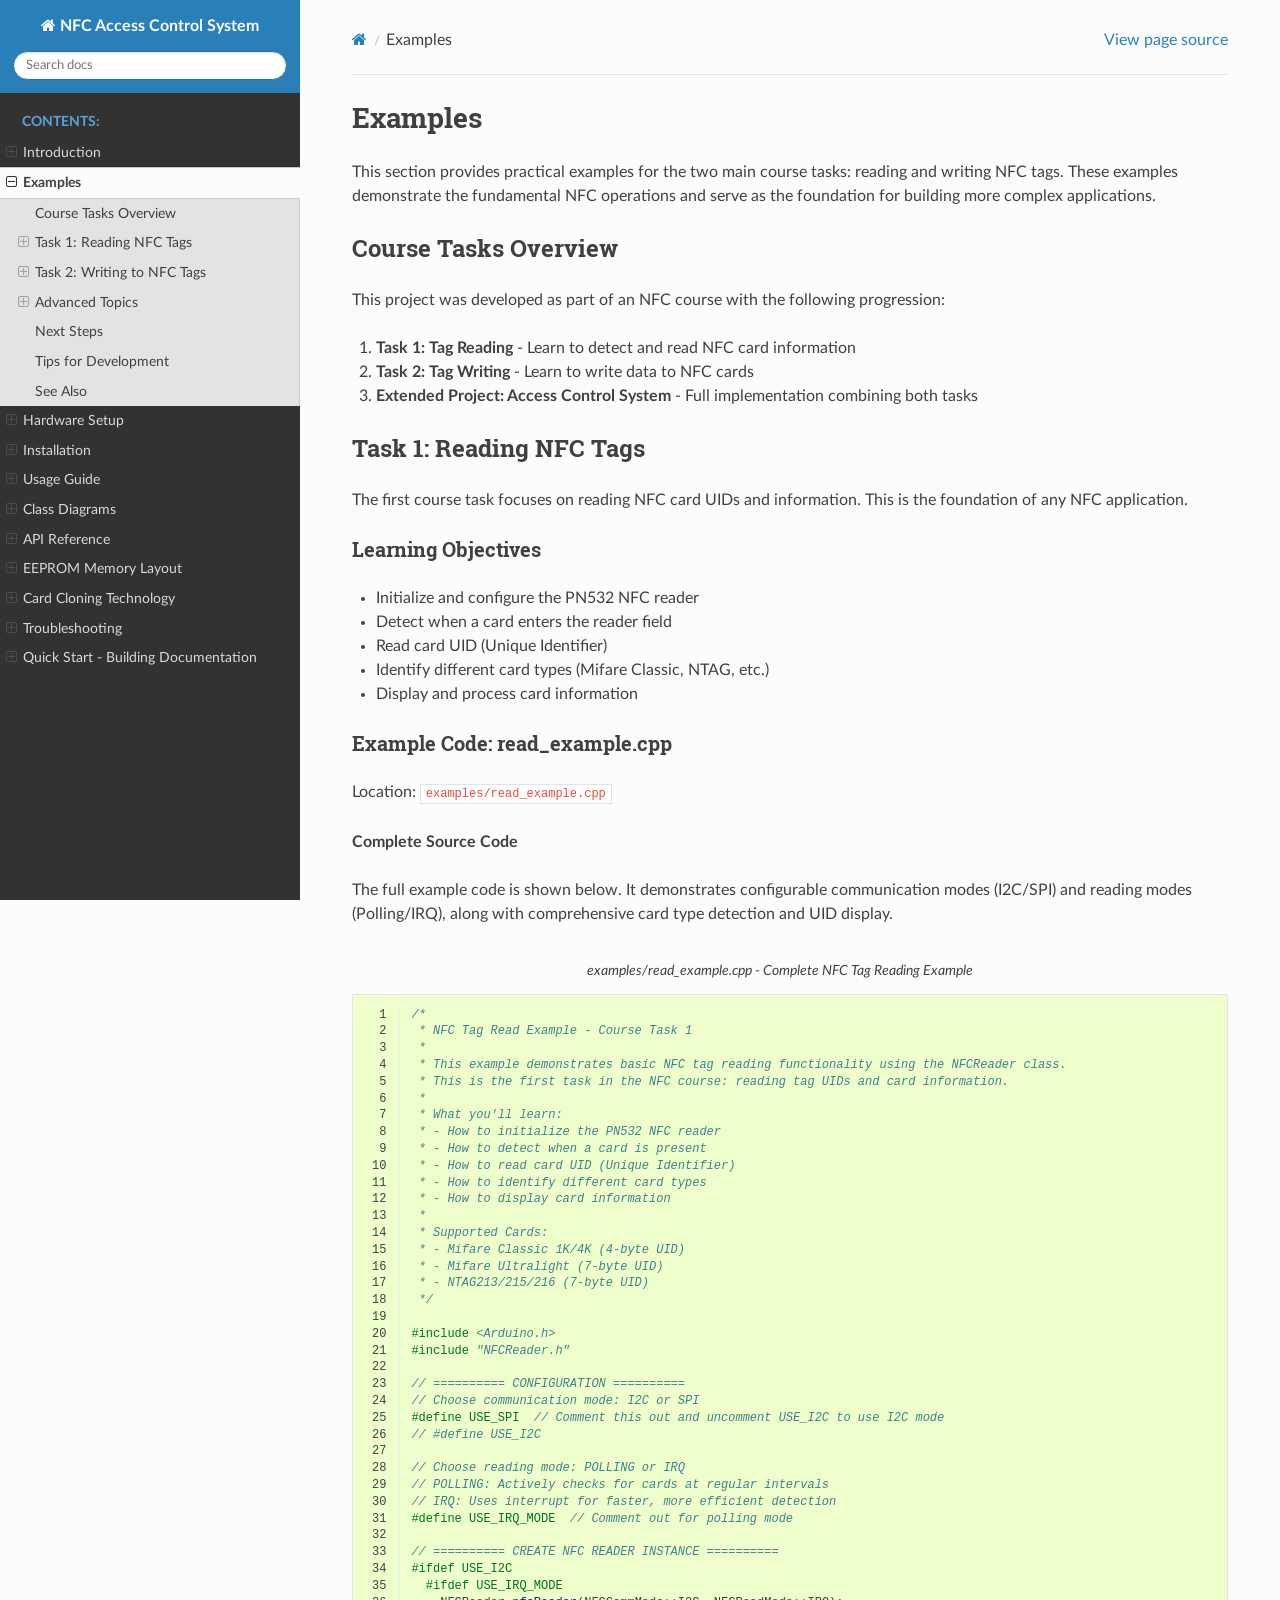
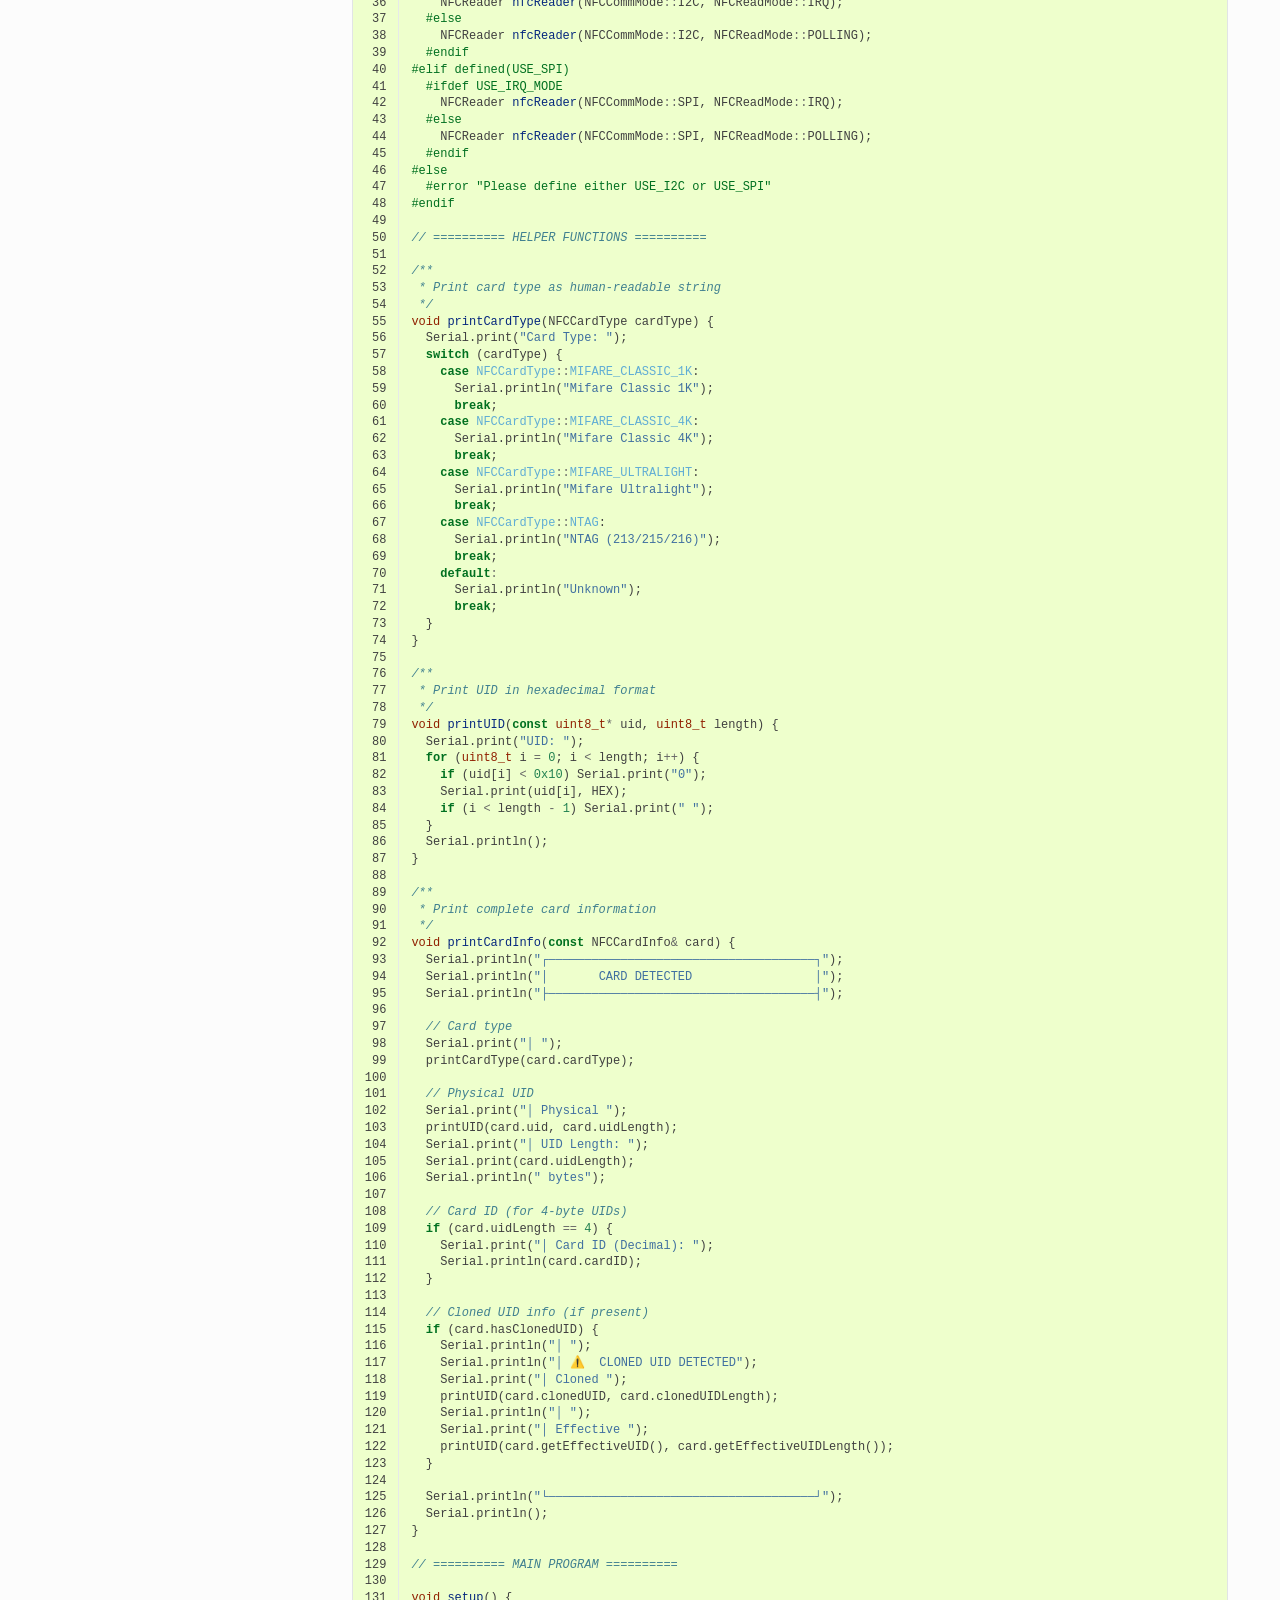
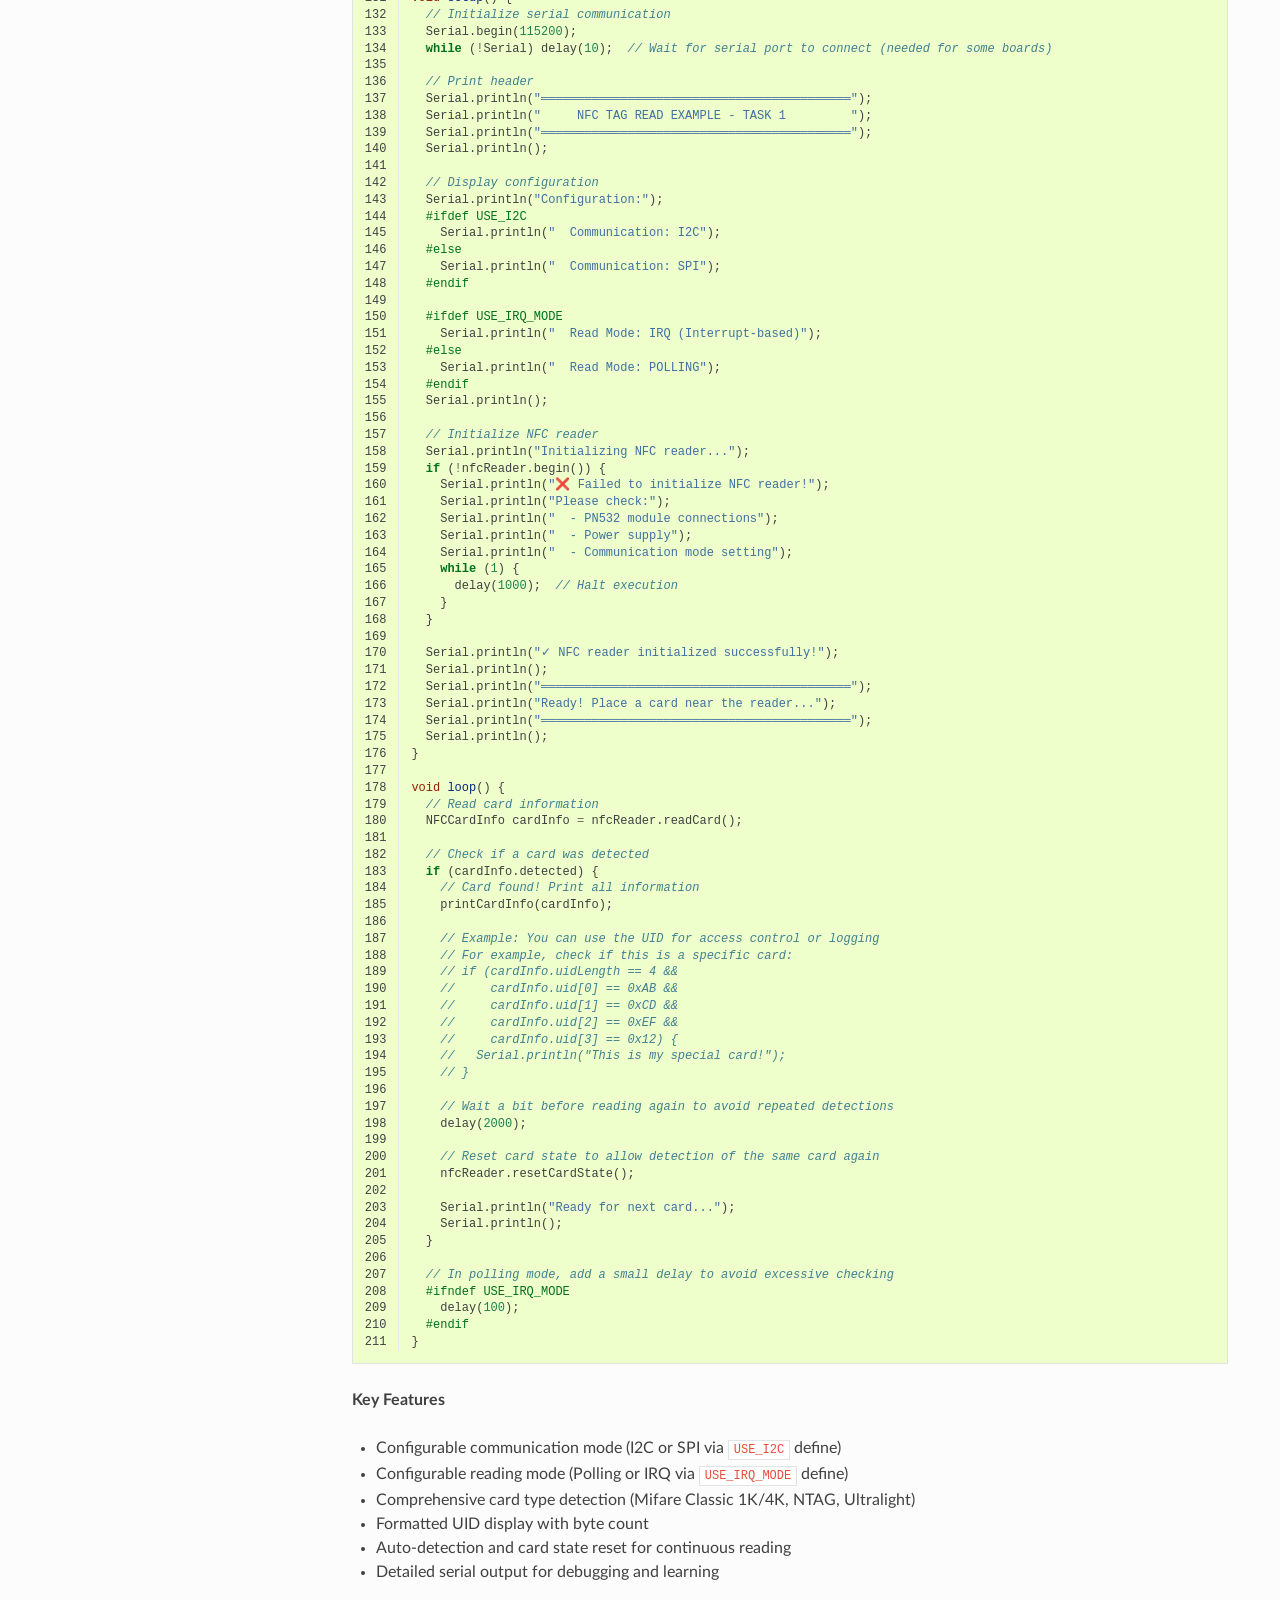
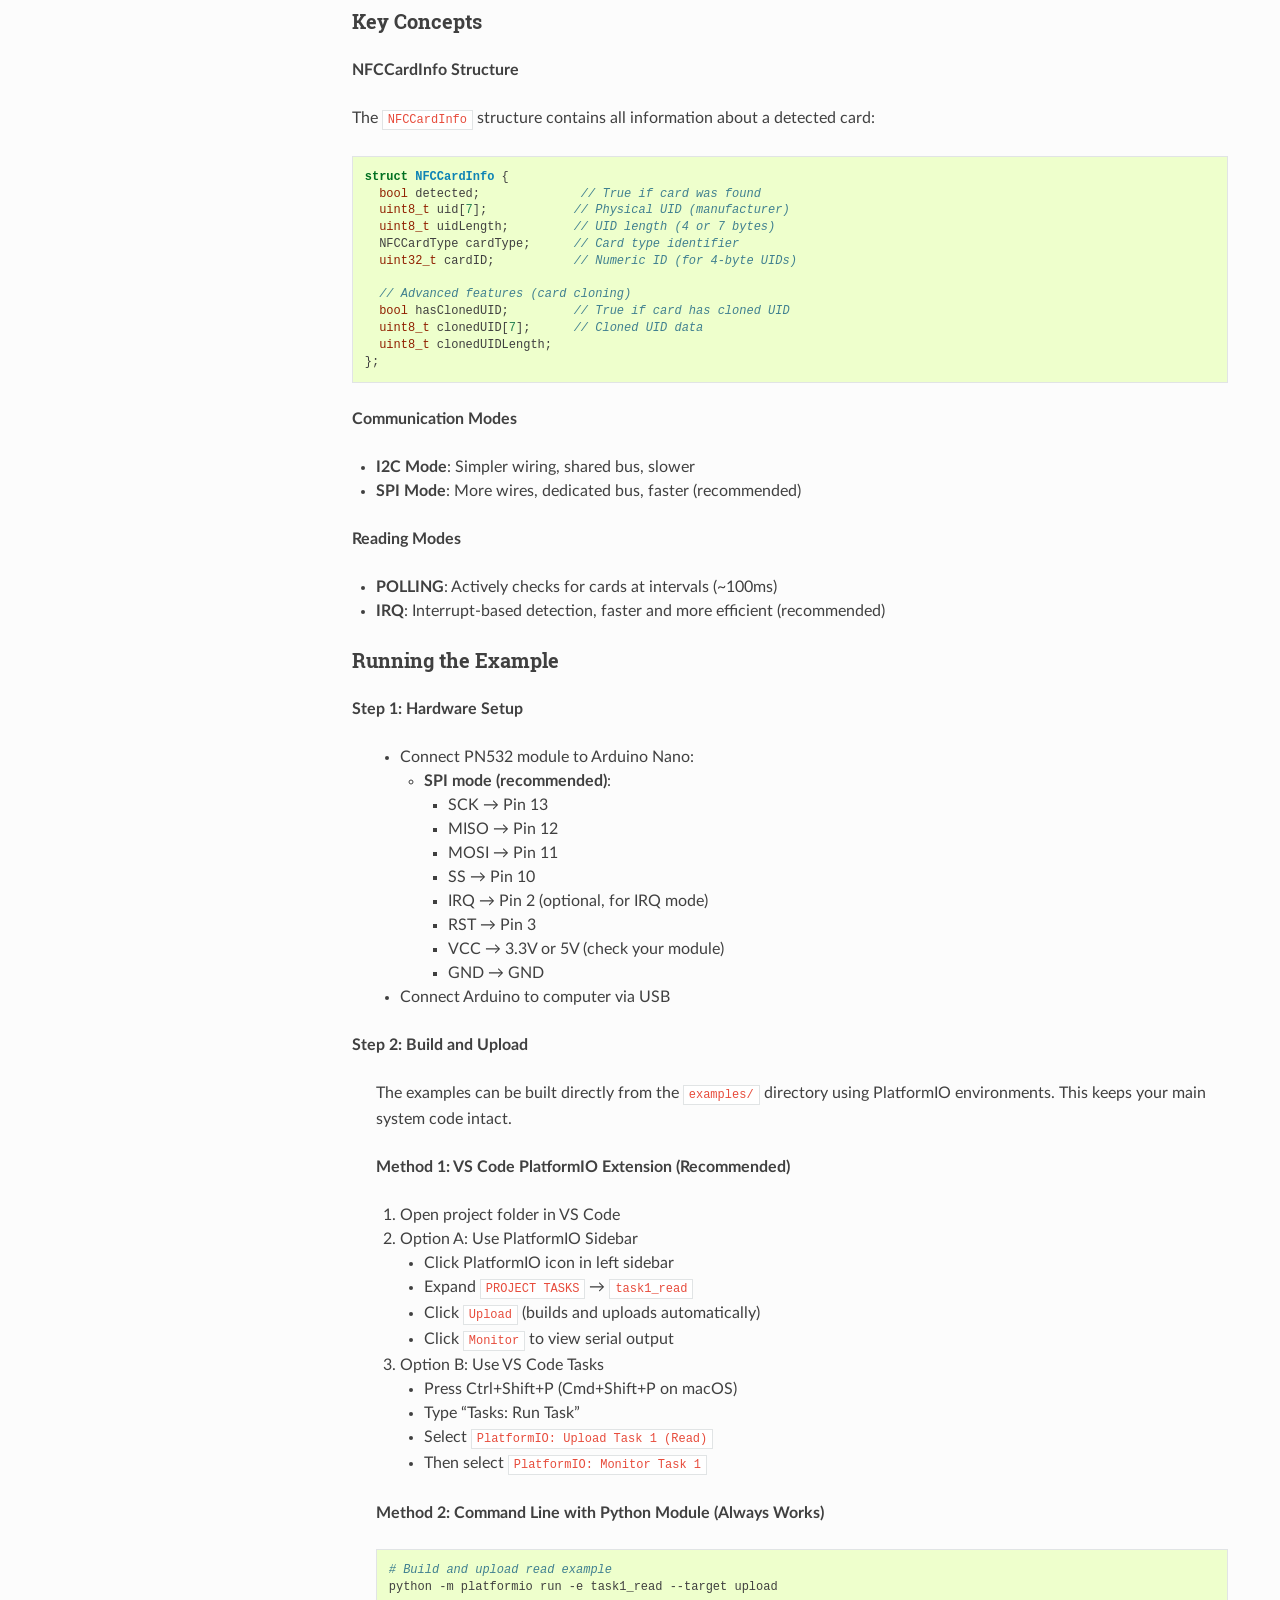
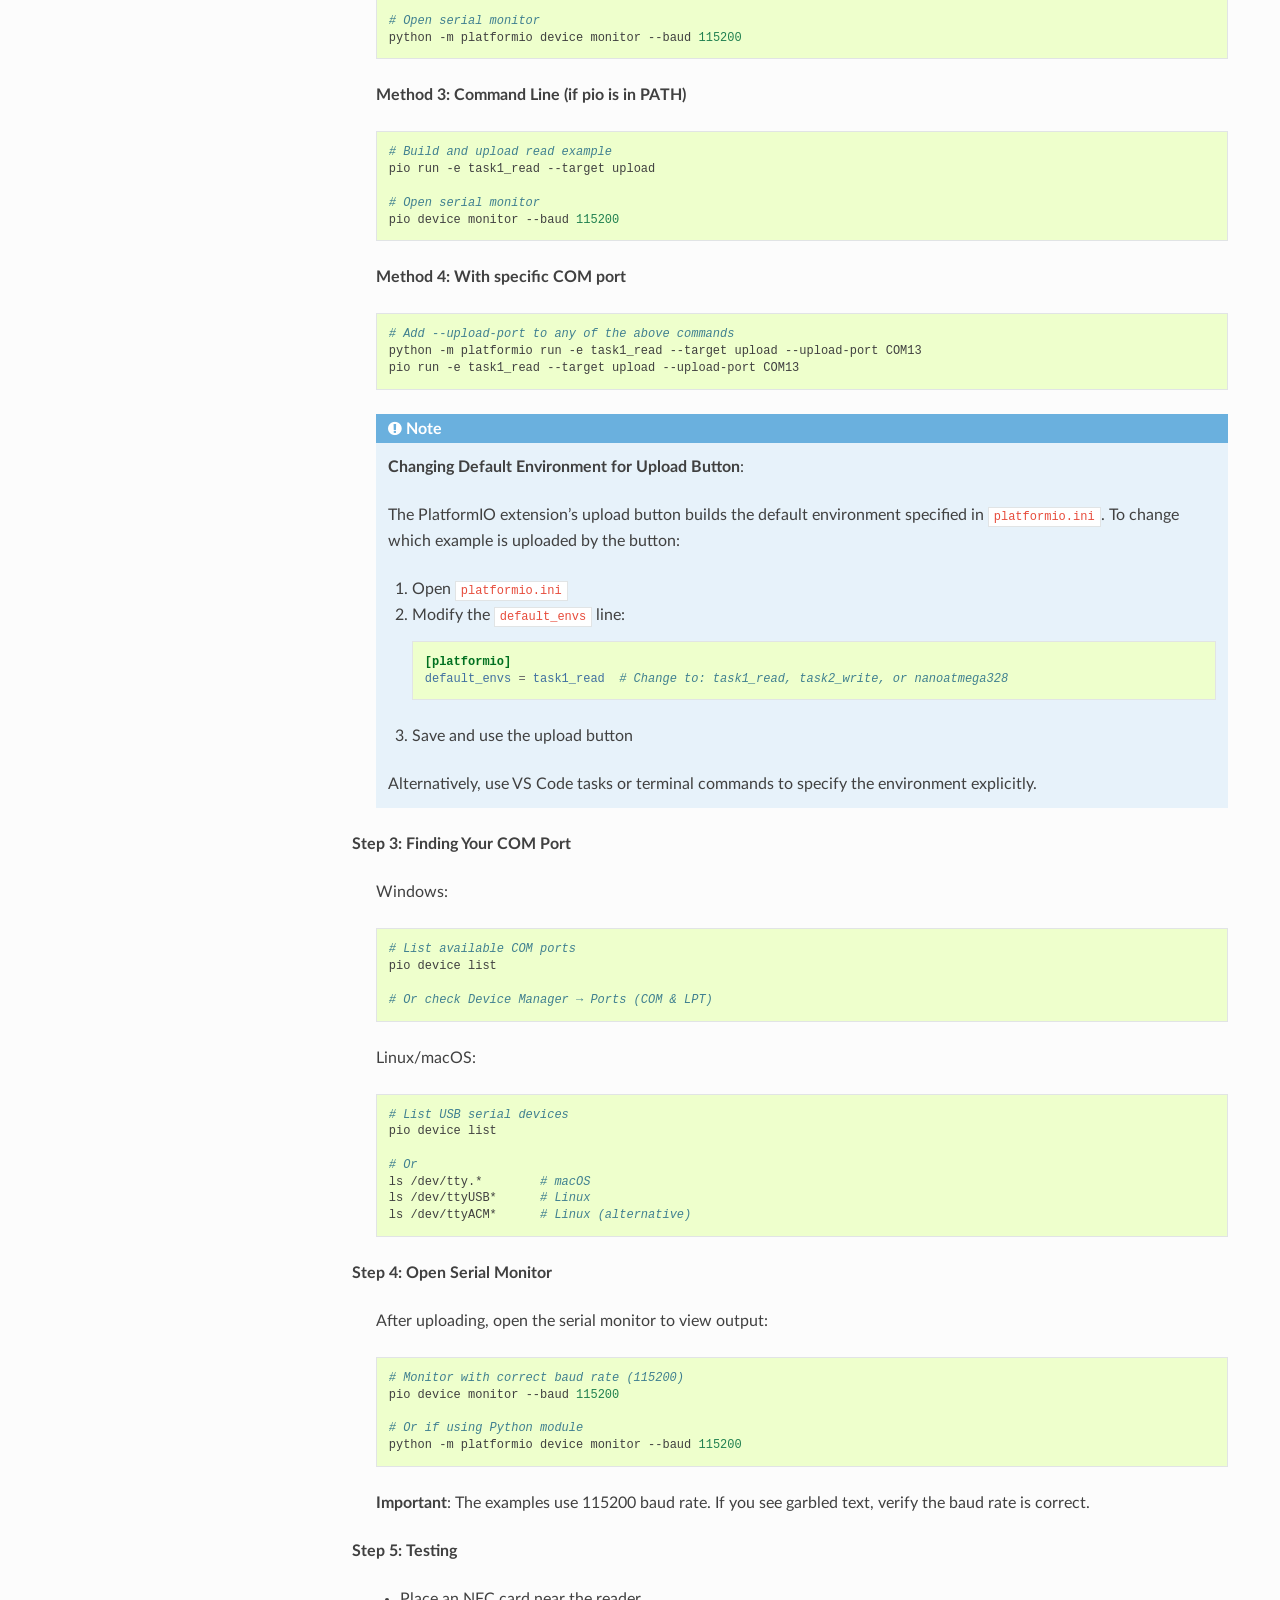
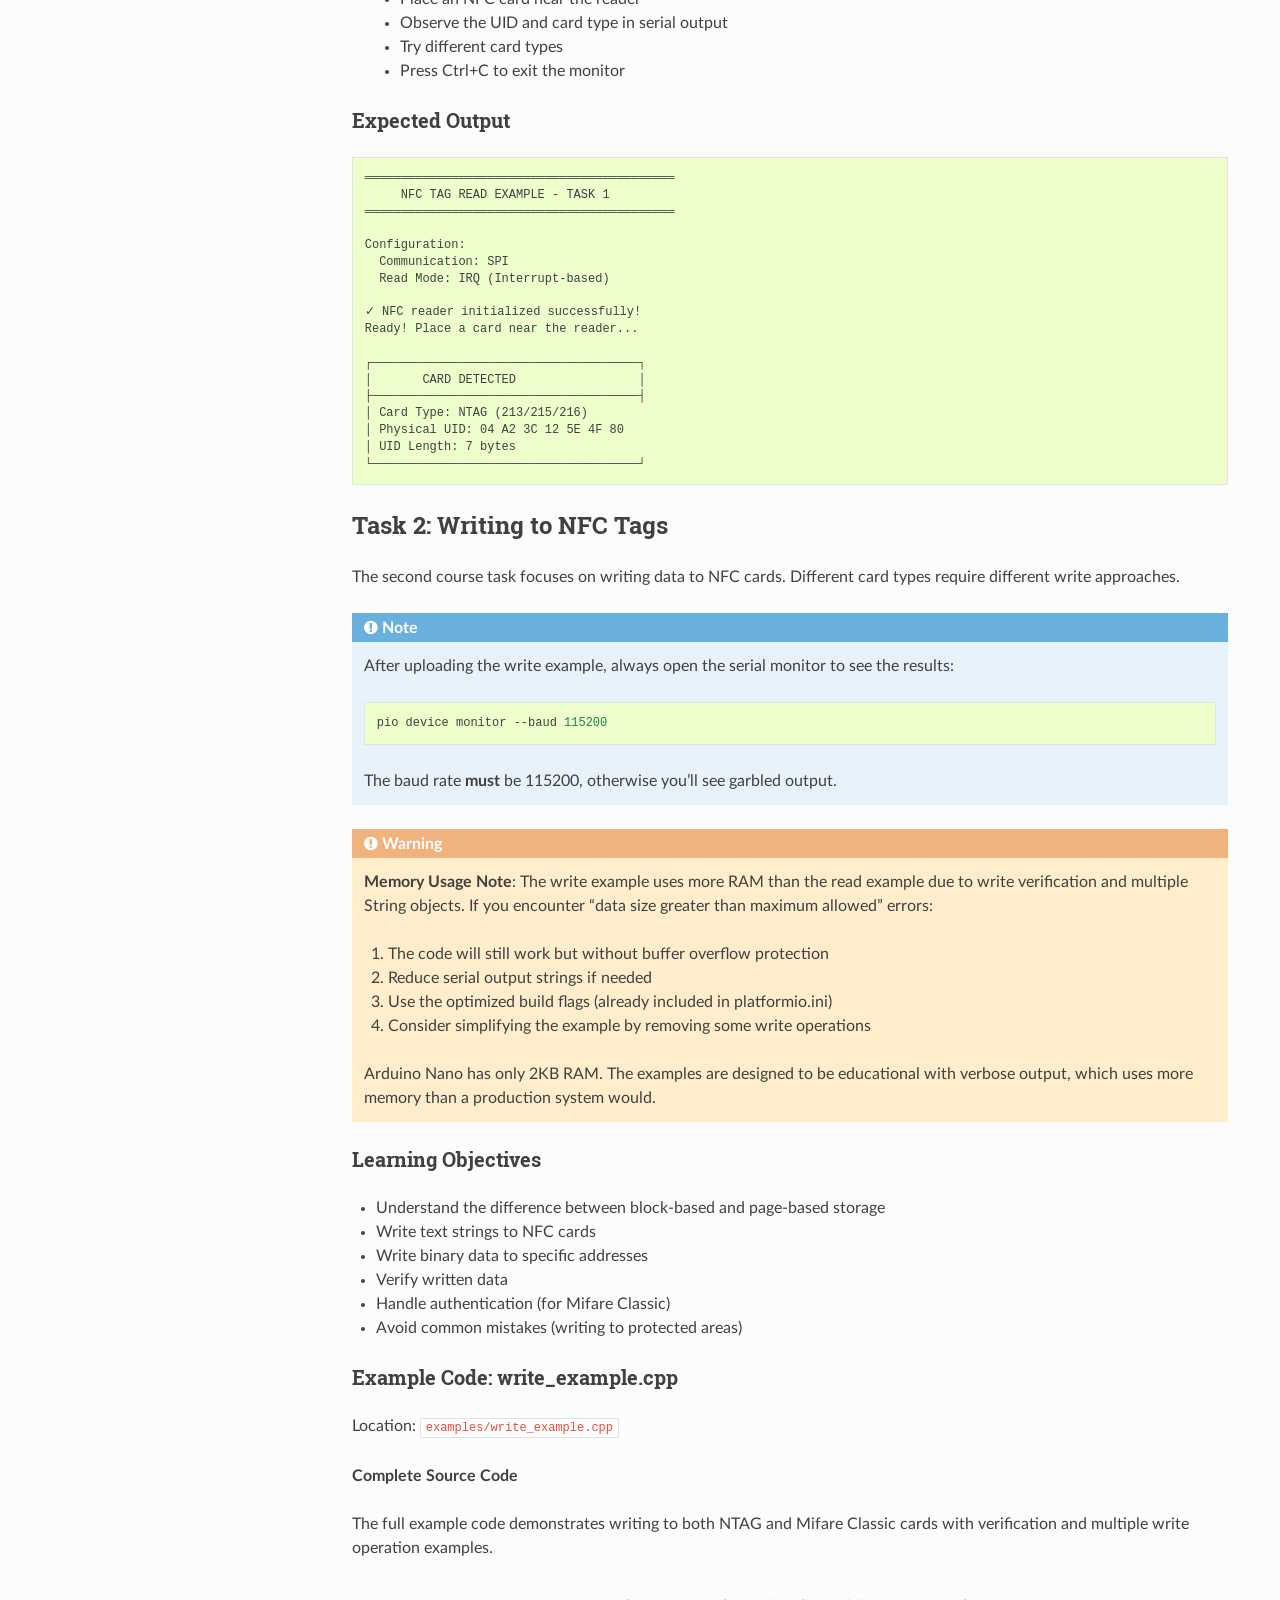
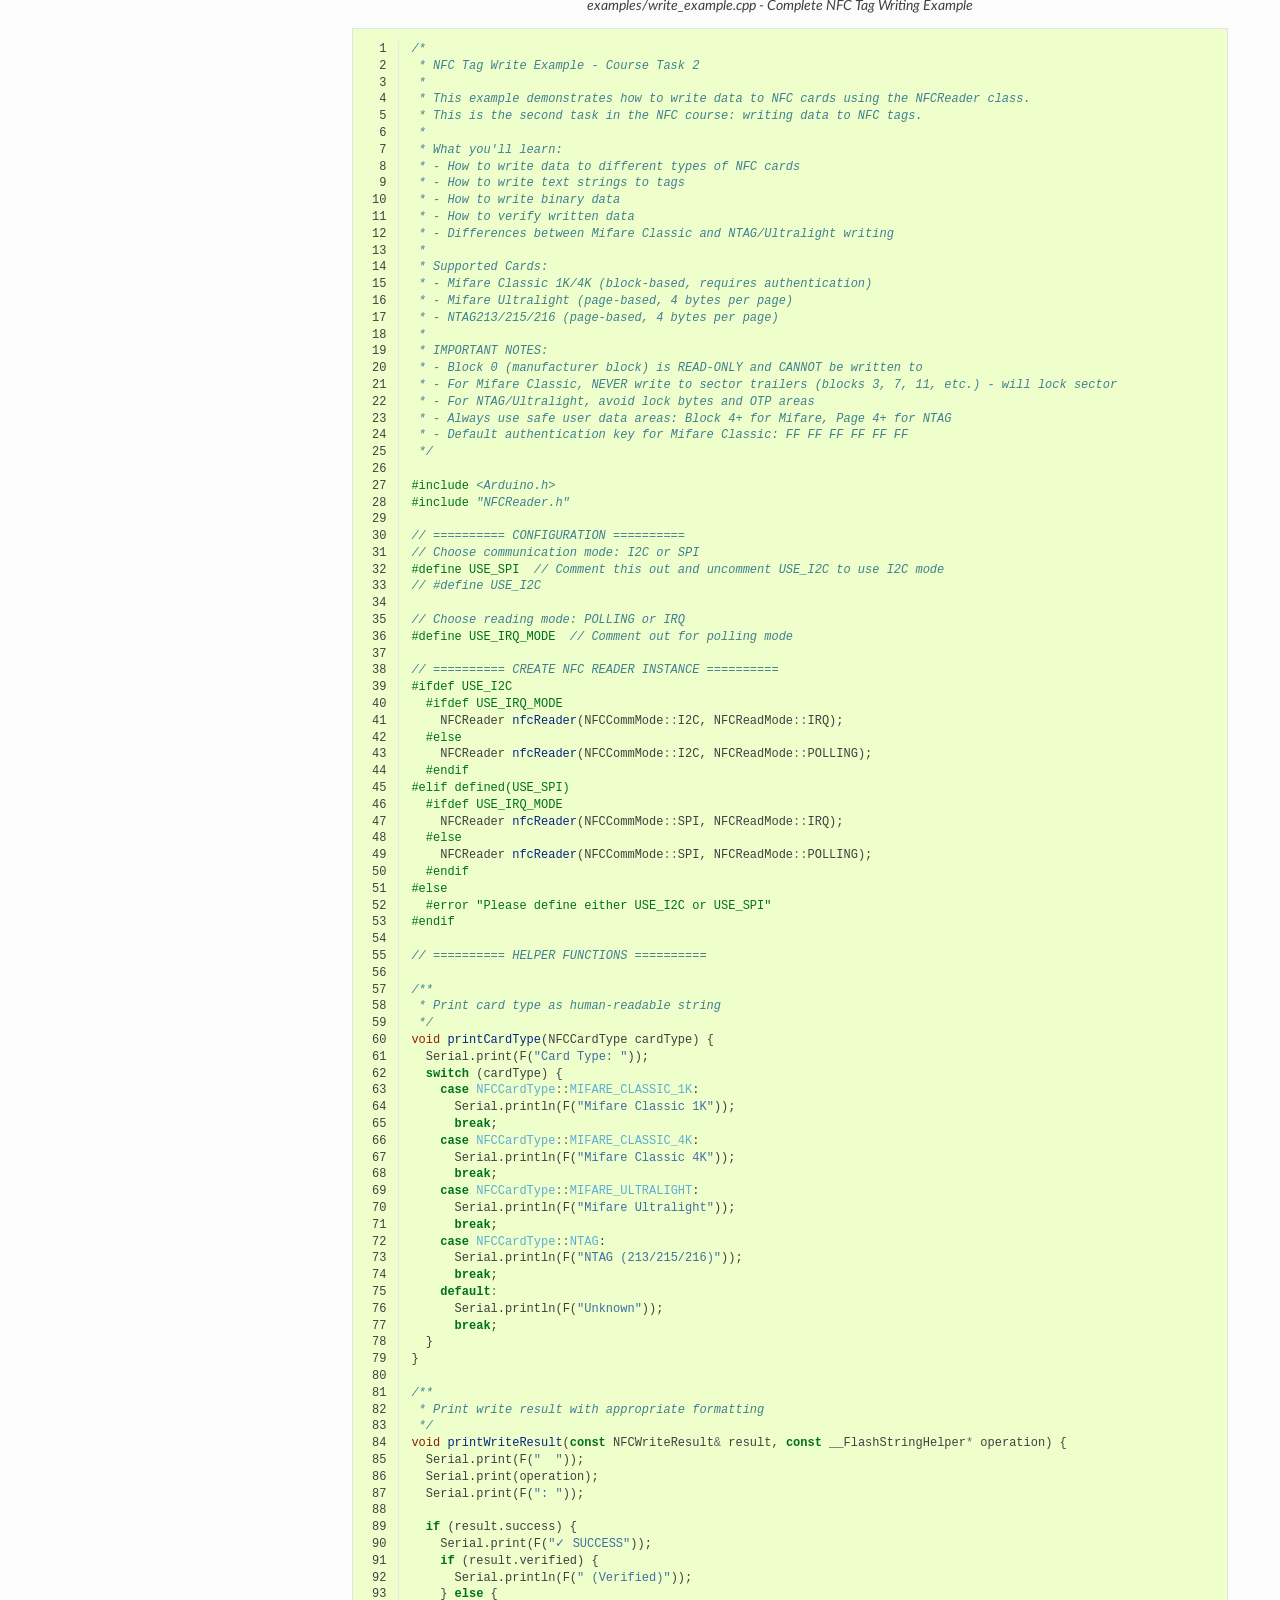
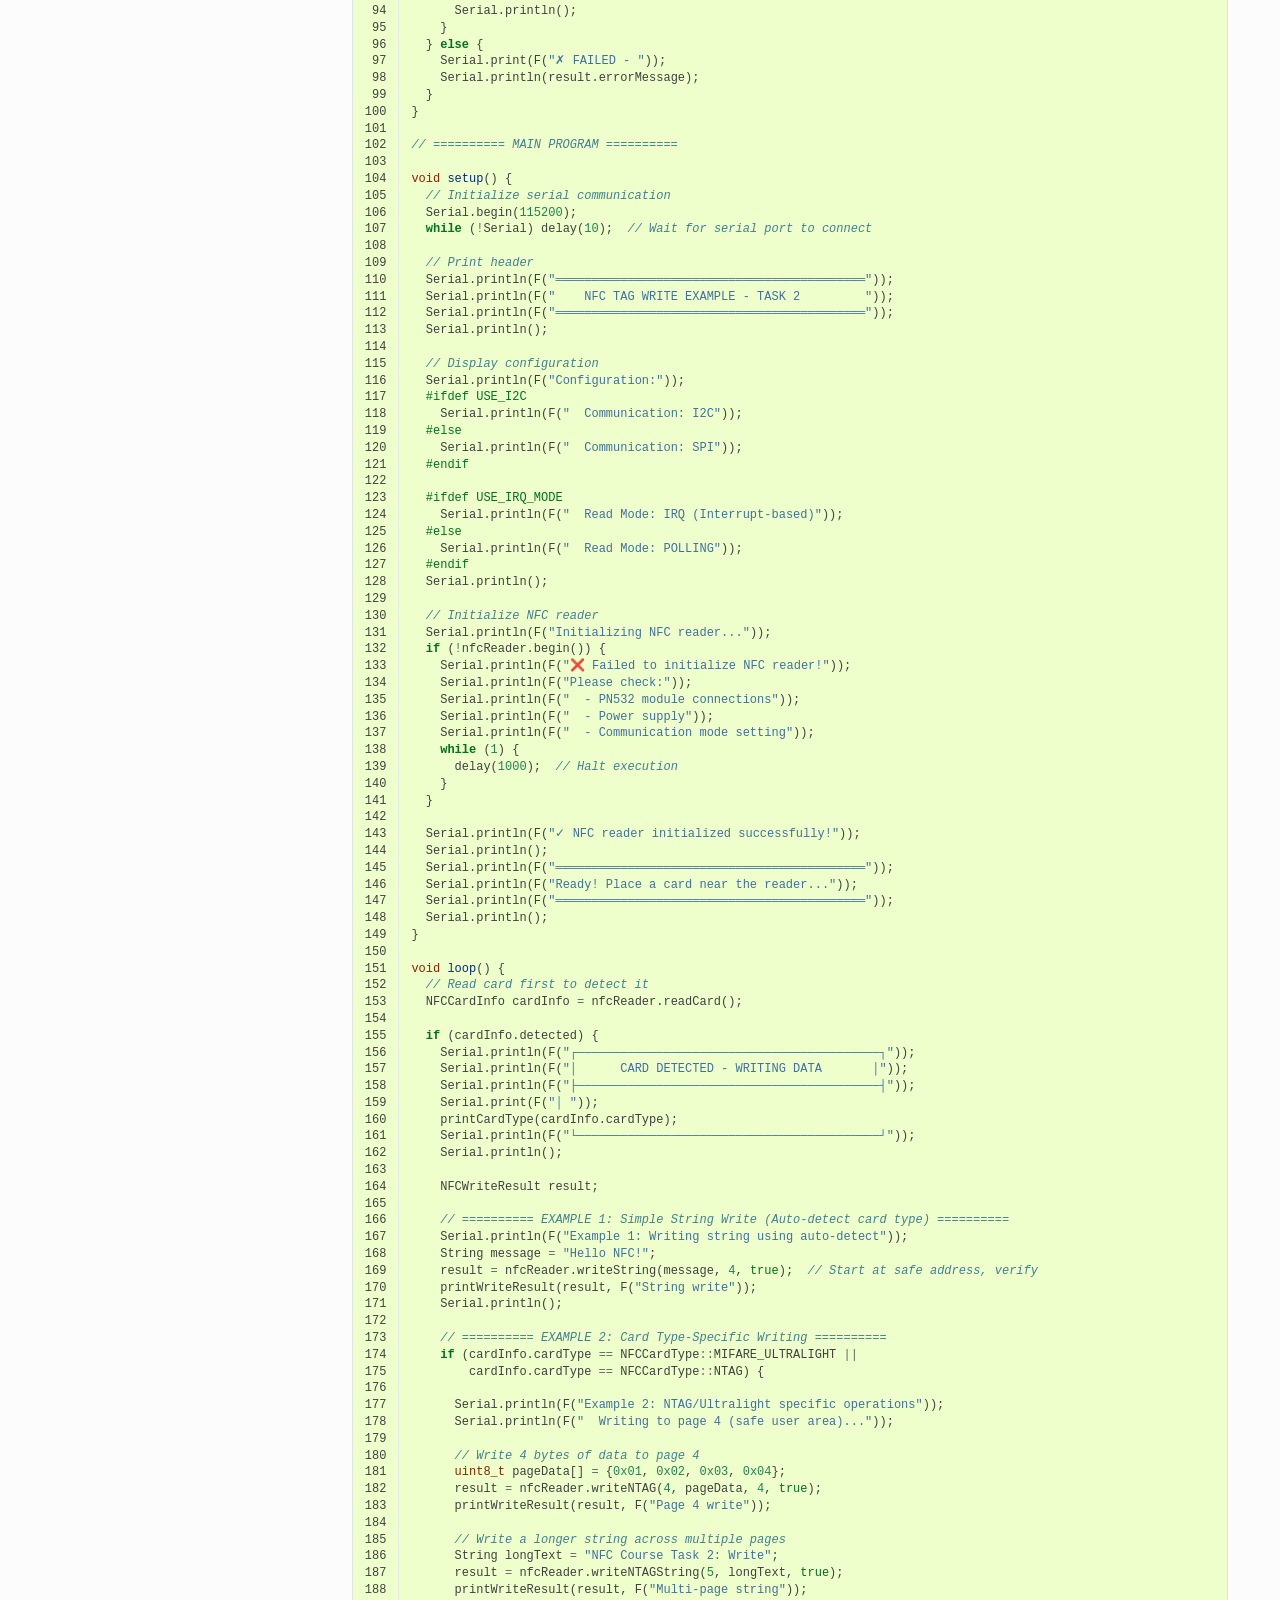
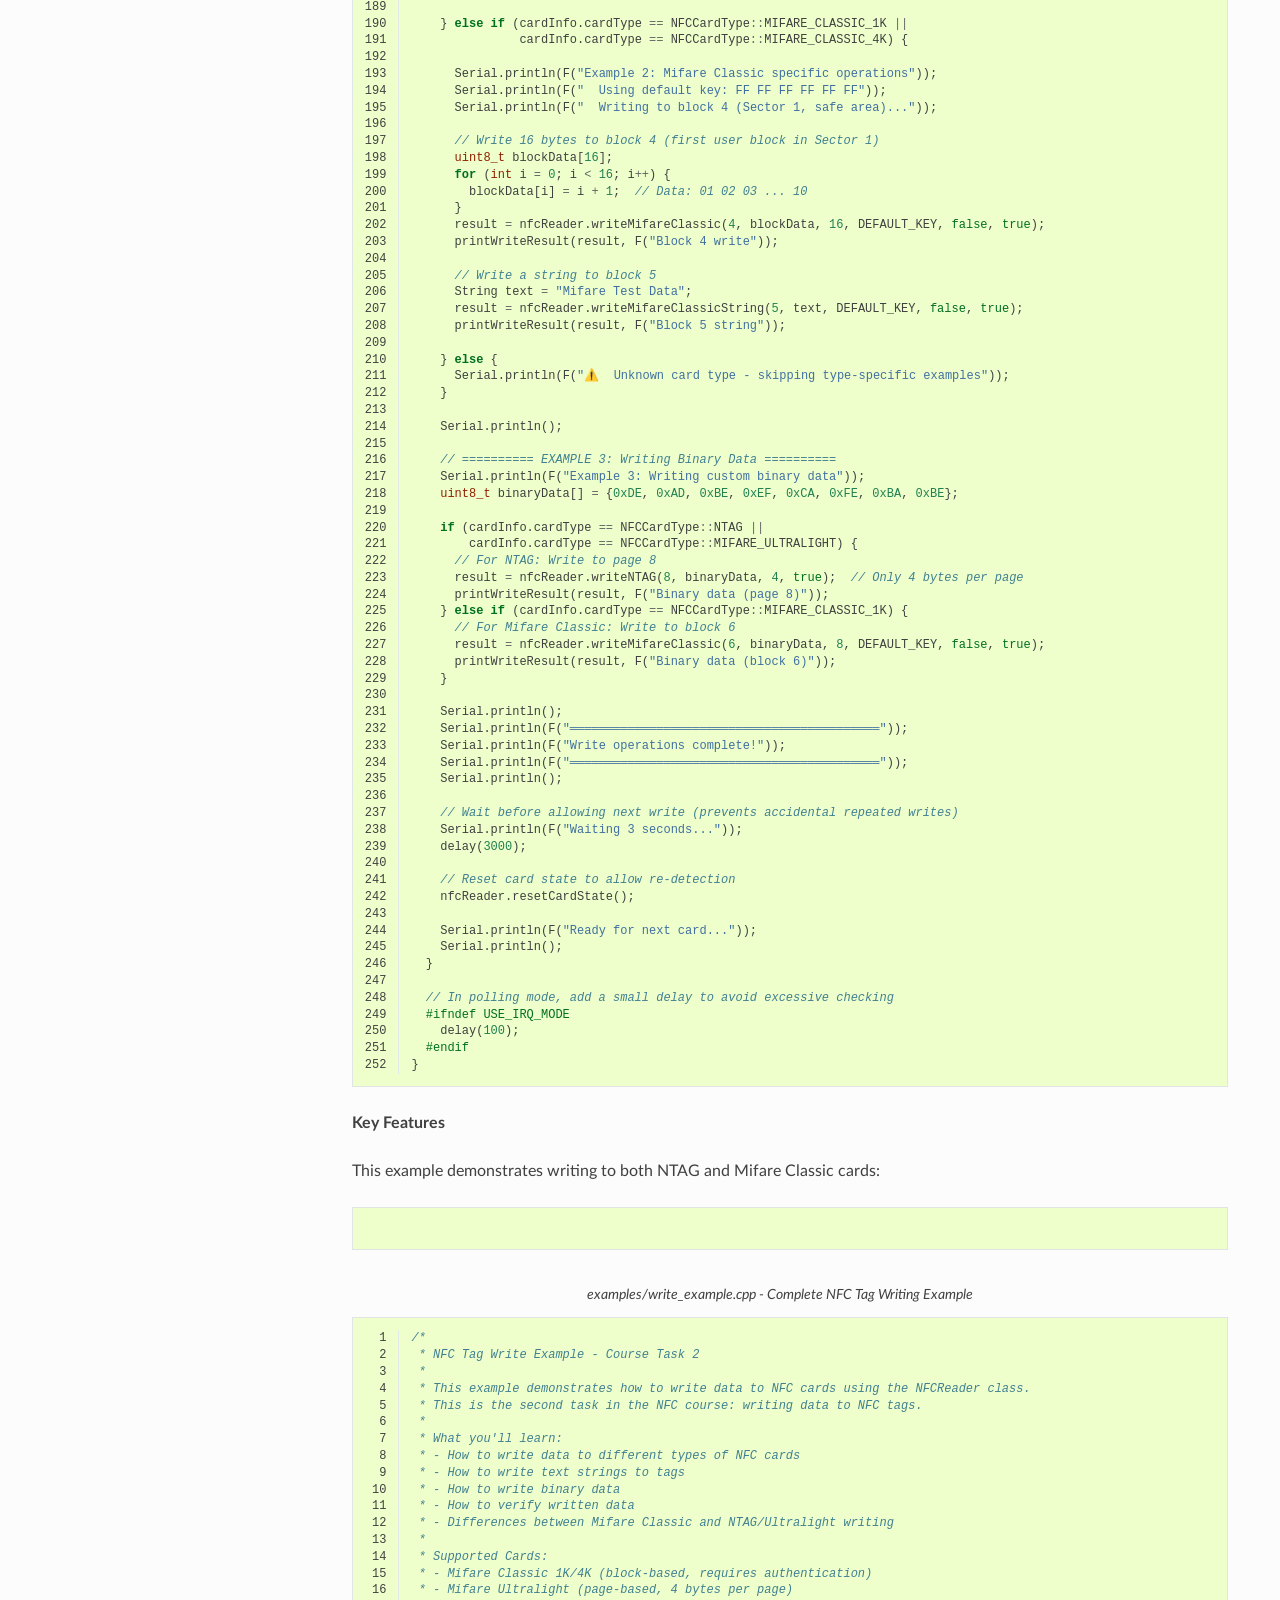
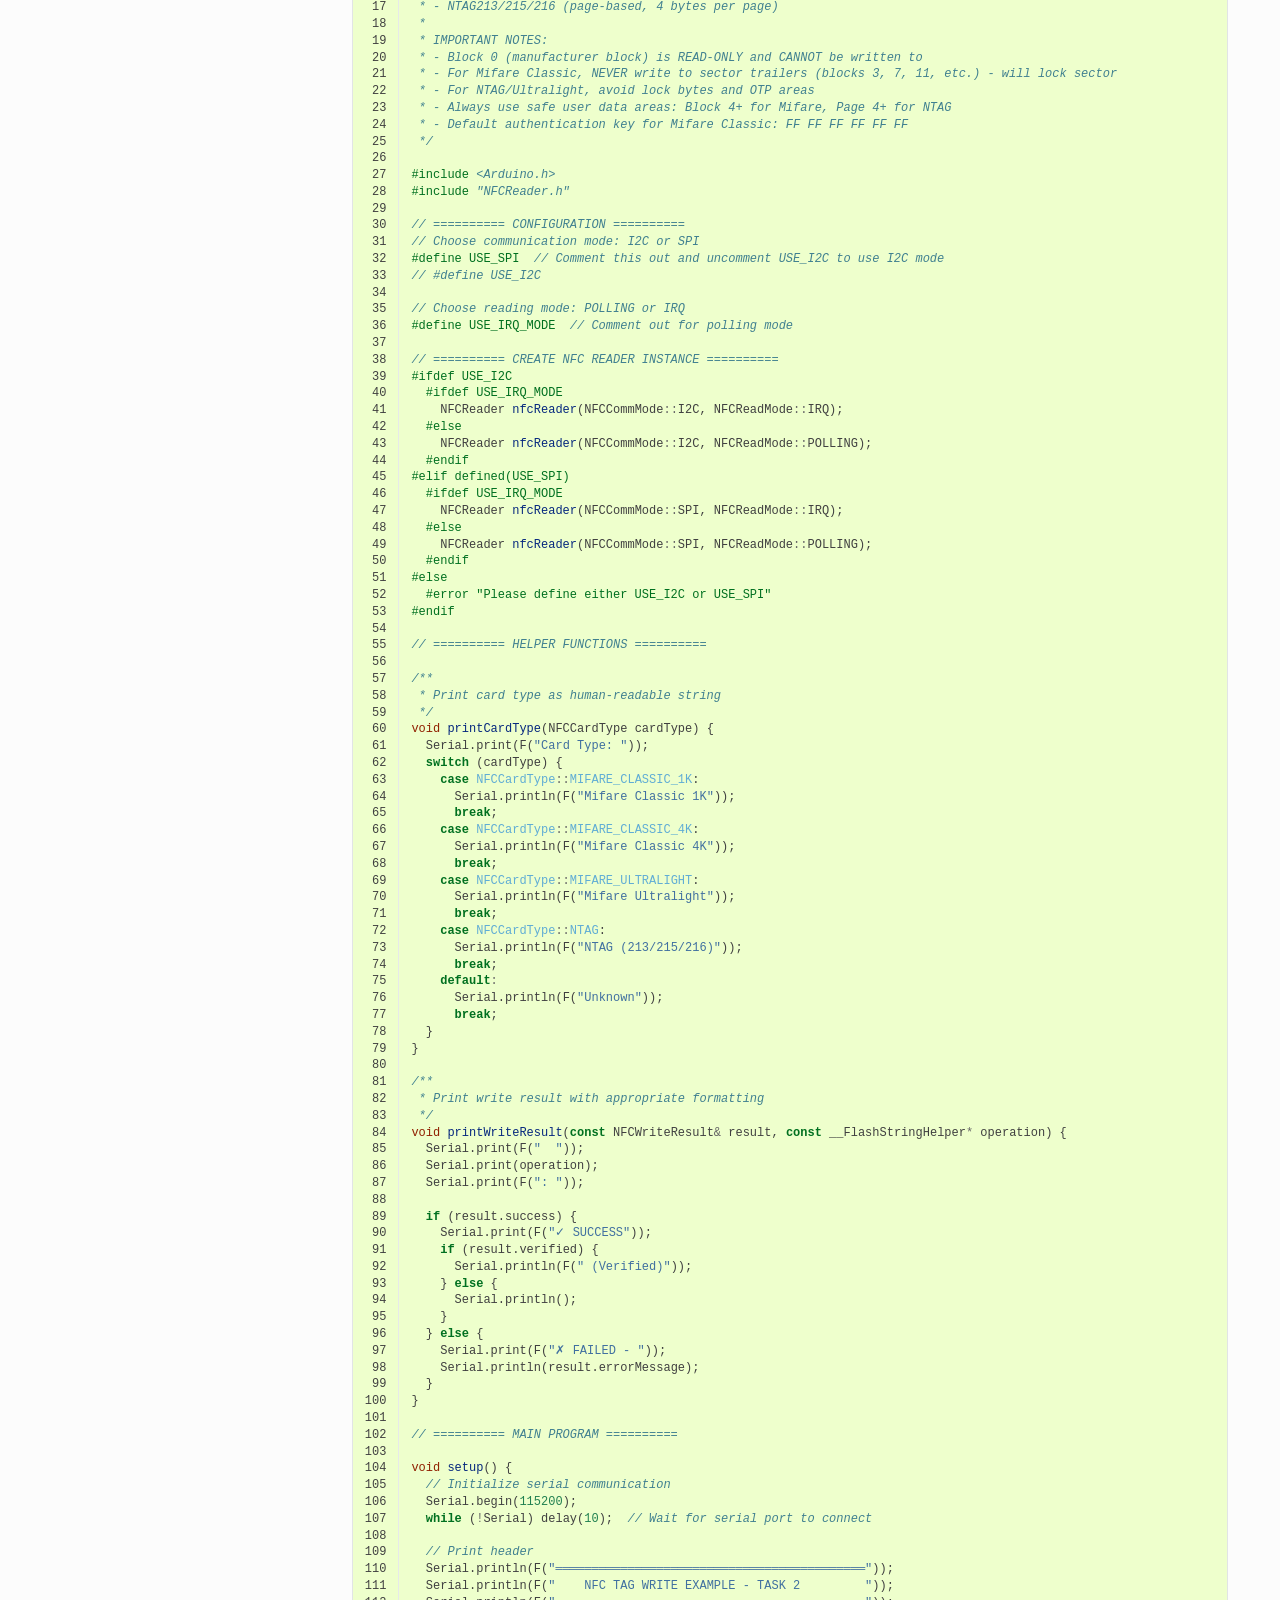
<file: examples.html>
<!DOCTYPE html>
<html class="writer-html5" lang="en" data-content_root="./">
<head>
  <meta charset="utf-8" /><meta name="viewport" content="width=device-width, initial-scale=1" />

  <meta name="viewport" content="width=device-width, initial-scale=1.0" />
  <title>Examples &mdash; NFC Access Control System 1.0.0 documentation</title>
      <link rel="stylesheet" type="text/css" href="_static/pygments.css?v=03e43079" />
      <link rel="stylesheet" type="text/css" href="_static/css/theme.css?v=e59714d7" />
      <link rel="stylesheet" type="text/css" href="_static/graphviz.css?v=4ae1632d" />
      <link rel="stylesheet" type="text/css" href="_static/custom.css?v=467e753e" />

  
      <script src="_static/jquery.js?v=5d32c60e"></script>
      <script src="_static/_sphinx_javascript_frameworks_compat.js?v=2cd50e6c"></script>
      <script src="_static/documentation_options.js?v=8d563738"></script>
      <script src="_static/doctools.js?v=9bcbadda"></script>
      <script src="_static/sphinx_highlight.js?v=dc90522c"></script>
    <script src="_static/js/theme.js"></script>
    <link rel="index" title="Index" href="genindex.html" />
    <link rel="search" title="Search" href="search.html" />
    <link rel="next" title="Hardware Setup" href="hardware.html" />
    <link rel="prev" title="Introduction" href="introduction.html" /> 
</head>

<body class="wy-body-for-nav"> 
  <div class="wy-grid-for-nav">
    <nav data-toggle="wy-nav-shift" class="wy-nav-side">
      <div class="wy-side-scroll">
        <div class="wy-side-nav-search" >

          
          
          <a href="index.html" class="icon icon-home">
            NFC Access Control System
          </a>
<div role="search">
  <form id="rtd-search-form" class="wy-form" action="search.html" method="get">
    <input type="text" name="q" placeholder="Search docs" aria-label="Search docs" />
    <input type="hidden" name="check_keywords" value="yes" />
    <input type="hidden" name="area" value="default" />
  </form>
</div>
        </div><div class="wy-menu wy-menu-vertical" data-spy="affix" role="navigation" aria-label="Navigation menu">
              <p class="caption" role="heading"><span class="caption-text">Contents:</span></p>
<ul class="current">
<li class="toctree-l1"><a class="reference internal" href="introduction.html">Introduction</a><ul>
<li class="toctree-l2"><a class="reference internal" href="introduction.html#project-evolution">Project Evolution</a></li>
<li class="toctree-l2"><a class="reference internal" href="introduction.html#what-is-nfc">What is NFC?</a></li>
<li class="toctree-l2"><a class="reference internal" href="introduction.html#system-architecture">System Architecture</a><ul>
<li class="toctree-l3"><a class="reference internal" href="introduction.html#hardware-layer">Hardware Layer</a></li>
<li class="toctree-l3"><a class="reference internal" href="introduction.html#software-layer">Software Layer</a></li>
</ul>
</li>
<li class="toctree-l2"><a class="reference internal" href="introduction.html#design-philosophy">Design Philosophy</a><ul>
<li class="toctree-l3"><a class="reference internal" href="introduction.html#security-first">Security First</a></li>
<li class="toctree-l3"><a class="reference internal" href="introduction.html#user-friendly">User Friendly</a></li>
<li class="toctree-l3"><a class="reference internal" href="introduction.html#educational-value">Educational Value</a></li>
<li class="toctree-l3"><a class="reference internal" href="introduction.html#flexibility">Flexibility</a></li>
<li class="toctree-l3"><a class="reference internal" href="introduction.html#reliability">Reliability</a></li>
</ul>
</li>
<li class="toctree-l2"><a class="reference internal" href="introduction.html#use-cases">Use Cases</a><ul>
<li class="toctree-l3"><a class="reference internal" href="introduction.html#educational-applications">Educational Applications</a></li>
<li class="toctree-l3"><a class="reference internal" href="introduction.html#practical-applications">Practical Applications</a></li>
</ul>
</li>
<li class="toctree-l2"><a class="reference internal" href="introduction.html#technical-specifications">Technical Specifications</a><ul>
<li class="toctree-l3"><a class="reference internal" href="introduction.html#hardware-requirements">Hardware Requirements</a></li>
<li class="toctree-l3"><a class="reference internal" href="introduction.html#software-capabilities">Software Capabilities</a></li>
<li class="toctree-l3"><a class="reference internal" href="introduction.html#performance-metrics">Performance Metrics</a></li>
</ul>
</li>
<li class="toctree-l2"><a class="reference internal" href="introduction.html#getting-started">Getting Started</a></li>
<li class="toctree-l2"><a class="reference internal" href="introduction.html#project-structure">Project Structure</a><ul>
<li class="toctree-l3"><a class="reference internal" href="introduction.html#id1">Hardware Layer</a></li>
<li class="toctree-l3"><a class="reference internal" href="introduction.html#id2">Software Layer</a></li>
</ul>
</li>
<li class="toctree-l2"><a class="reference internal" href="introduction.html#id3">Design Philosophy</a><ul>
<li class="toctree-l3"><a class="reference internal" href="introduction.html#id4">Security First</a></li>
<li class="toctree-l3"><a class="reference internal" href="introduction.html#id5">User Friendly</a></li>
<li class="toctree-l3"><a class="reference internal" href="introduction.html#id6">Educational Value</a></li>
<li class="toctree-l3"><a class="reference internal" href="introduction.html#id7">Flexibility</a></li>
<li class="toctree-l3"><a class="reference internal" href="introduction.html#id8">Reliability</a></li>
</ul>
</li>
<li class="toctree-l2"><a class="reference internal" href="introduction.html#id9">Use Cases</a><ul>
<li class="toctree-l3"><a class="reference internal" href="introduction.html#id10">Educational Applications</a></li>
<li class="toctree-l3"><a class="reference internal" href="introduction.html#id11">Practical Applications</a></li>
</ul>
</li>
<li class="toctree-l2"><a class="reference internal" href="introduction.html#id12">Technical Specifications</a><ul>
<li class="toctree-l3"><a class="reference internal" href="introduction.html#id13">Hardware Requirements</a></li>
<li class="toctree-l3"><a class="reference internal" href="introduction.html#id14">Software Capabilities</a></li>
<li class="toctree-l3"><a class="reference internal" href="introduction.html#id15">Performance Metrics</a></li>
</ul>
</li>
<li class="toctree-l2"><a class="reference internal" href="introduction.html#id16">Getting Started</a></li>
<li class="toctree-l2"><a class="reference internal" href="introduction.html#id17">Project Structure</a></li>
</ul>
</li>
<li class="toctree-l1 current"><a class="current reference internal" href="#">Examples</a><ul>
<li class="toctree-l2"><a class="reference internal" href="#course-tasks-overview">Course Tasks Overview</a></li>
<li class="toctree-l2"><a class="reference internal" href="#task-1-reading-nfc-tags">Task 1: Reading NFC Tags</a><ul>
<li class="toctree-l3"><a class="reference internal" href="#learning-objectives">Learning Objectives</a></li>
<li class="toctree-l3"><a class="reference internal" href="#example-code-read-example-cpp">Example Code: read_example.cpp</a></li>
<li class="toctree-l3"><a class="reference internal" href="#key-concepts">Key Concepts</a></li>
<li class="toctree-l3"><a class="reference internal" href="#running-the-example">Running the Example</a></li>
<li class="toctree-l3"><a class="reference internal" href="#expected-output">Expected Output</a></li>
</ul>
</li>
<li class="toctree-l2"><a class="reference internal" href="#task-2-writing-to-nfc-tags">Task 2: Writing to NFC Tags</a><ul>
<li class="toctree-l3"><a class="reference internal" href="#id1">Learning Objectives</a></li>
<li class="toctree-l3"><a class="reference internal" href="#example-code-write-example-cpp">Example Code: write_example.cpp</a></li>
<li class="toctree-l3"><a class="reference internal" href="#card-storage-structures">Card Storage Structures</a></li>
<li class="toctree-l3"><a class="reference internal" href="#write-functions-reference">Write Functions Reference</a></li>
<li class="toctree-l3"><a class="reference internal" href="#id2">Running the Example</a></li>
<li class="toctree-l3"><a class="reference internal" href="#safety-tips">Safety Tips</a></li>
<li class="toctree-l3"><a class="reference internal" href="#common-issues-and-solutions">Common Issues and Solutions</a></li>
</ul>
</li>
<li class="toctree-l2"><a class="reference internal" href="#advanced-topics">Advanced Topics</a><ul>
<li class="toctree-l3"><a class="reference internal" href="#card-cloning">Card Cloning</a></li>
<li class="toctree-l3"><a class="reference internal" href="#ndef-messages">NDEF Messages</a></li>
</ul>
</li>
<li class="toctree-l2"><a class="reference internal" href="#next-steps">Next Steps</a></li>
<li class="toctree-l2"><a class="reference internal" href="#tips-for-development">Tips for Development</a></li>
<li class="toctree-l2"><a class="reference internal" href="#see-also">See Also</a></li>
</ul>
</li>
<li class="toctree-l1"><a class="reference internal" href="hardware.html">Hardware Setup</a><ul>
<li class="toctree-l2"><a class="reference internal" href="hardware.html#required-components">Required Components</a><ul>
<li class="toctree-l3"><a class="reference internal" href="hardware.html#core-components">Core Components</a></li>
<li class="toctree-l3"><a class="reference internal" href="hardware.html#additional-components">Additional Components</a></li>
</ul>
</li>
<li class="toctree-l2"><a class="reference internal" href="hardware.html#pin-configuration">Pin Configuration</a><ul>
<li class="toctree-l3"><a class="reference internal" href="hardware.html#pn532-nfc-module-spi-mode">PN532 NFC Module (SPI Mode)</a></li>
<li class="toctree-l3"><a class="reference internal" href="hardware.html#lcd-display-4-bit-parallel">LCD Display (4-bit Parallel)</a></li>
<li class="toctree-l3"><a class="reference internal" href="hardware.html#navigation-buttons">Navigation Buttons</a></li>
<li class="toctree-l3"><a class="reference internal" href="hardware.html#relay-module">Relay Module</a></li>
</ul>
</li>
<li class="toctree-l2"><a class="reference internal" href="hardware.html#wiring-diagram">Wiring Diagram</a></li>
<li class="toctree-l2"><a class="reference internal" href="hardware.html#power-considerations">Power Considerations</a></li>
<li class="toctree-l2"><a class="reference internal" href="hardware.html#assembly-tips">Assembly Tips</a></li>
<li class="toctree-l2"><a class="reference internal" href="hardware.html#troubleshooting-hardware-issues">Troubleshooting Hardware Issues</a><ul>
<li class="toctree-l3"><a class="reference internal" href="hardware.html#lcd-not-displaying">LCD Not Displaying</a></li>
<li class="toctree-l3"><a class="reference internal" href="hardware.html#pn532-not-detected">PN532 Not Detected</a></li>
<li class="toctree-l3"><a class="reference internal" href="hardware.html#buttons-not-responding">Buttons Not Responding</a></li>
<li class="toctree-l3"><a class="reference internal" href="hardware.html#relay-not-activating">Relay Not Activating</a></li>
</ul>
</li>
</ul>
</li>
<li class="toctree-l1"><a class="reference internal" href="installation.html">Installation</a><ul>
<li class="toctree-l2"><a class="reference internal" href="installation.html#prerequisites">Prerequisites</a><ul>
<li class="toctree-l3"><a class="reference internal" href="installation.html#required-software">Required Software</a></li>
<li class="toctree-l3"><a class="reference internal" href="installation.html#recommended-tools">Recommended Tools</a></li>
</ul>
</li>
<li class="toctree-l2"><a class="reference internal" href="installation.html#setting-up-platformio">Setting Up PlatformIO</a><ul>
<li class="toctree-l3"><a class="reference internal" href="installation.html#option-1-platformio-ide-recommended">Option 1: PlatformIO IDE (Recommended)</a></li>
<li class="toctree-l3"><a class="reference internal" href="installation.html#option-2-platformio-core-cli">Option 2: PlatformIO Core (CLI)</a></li>
</ul>
</li>
<li class="toctree-l2"><a class="reference internal" href="installation.html#getting-the-source-code">Getting the Source Code</a><ul>
<li class="toctree-l3"><a class="reference internal" href="installation.html#clone-from-repository">Clone from Repository</a></li>
<li class="toctree-l3"><a class="reference internal" href="installation.html#download-zip">Download ZIP</a></li>
</ul>
</li>
<li class="toctree-l2"><a class="reference internal" href="installation.html#project-structure">Project Structure</a></li>
<li class="toctree-l2"><a class="reference internal" href="installation.html#configuration">Configuration</a><ul>
<li class="toctree-l3"><a class="reference internal" href="installation.html#pin-configuration">Pin Configuration</a></li>
</ul>
</li>
<li class="toctree-l2"><a class="reference internal" href="installation.html#building-the-firmware">Building the Firmware</a><ul>
<li class="toctree-l3"><a class="reference internal" href="installation.html#using-platformio-ide">Using PlatformIO IDE</a></li>
<li class="toctree-l3"><a class="reference internal" href="installation.html#using-platformio-cli">Using PlatformIO CLI</a></li>
</ul>
</li>
<li class="toctree-l2"><a class="reference internal" href="installation.html#uploading-to-arduino">Uploading to Arduino</a><ul>
<li class="toctree-l3"><a class="reference internal" href="installation.html#preparing-the-arduino">Preparing the Arduino</a></li>
<li class="toctree-l3"><a class="reference internal" href="installation.html#id1">Using PlatformIO IDE</a></li>
<li class="toctree-l3"><a class="reference internal" href="installation.html#specifying-upload-port">Specifying Upload Port</a></li>
</ul>
</li>
<li class="toctree-l2"><a class="reference internal" href="installation.html#monitoring-serial-output">Monitoring Serial Output</a><ul>
<li class="toctree-l3"><a class="reference internal" href="installation.html#using-platformio">Using PlatformIO</a></li>
<li class="toctree-l3"><a class="reference internal" href="installation.html#using-arduino-ide-serial-monitor">Using Arduino IDE Serial Monitor</a></li>
</ul>
</li>
<li class="toctree-l2"><a class="reference internal" href="installation.html#troubleshooting-installation">Troubleshooting Installation</a><ul>
<li class="toctree-l3"><a class="reference internal" href="installation.html#build-errors">Build Errors</a></li>
<li class="toctree-l3"><a class="reference internal" href="installation.html#upload-errors">Upload Errors</a></li>
</ul>
</li>
<li class="toctree-l2"><a class="reference internal" href="installation.html#verification">Verification</a></li>
<li class="toctree-l2"><a class="reference internal" href="installation.html#next-steps">Next Steps</a></li>
</ul>
</li>
<li class="toctree-l1"><a class="reference internal" href="usage.html">Usage Guide</a><ul>
<li class="toctree-l2"><a class="reference internal" href="usage.html#system-startup">System Startup</a></li>
<li class="toctree-l2"><a class="reference internal" href="usage.html#normal-operation">Normal Operation</a><ul>
<li class="toctree-l3"><a class="reference internal" href="usage.html#scanning-cards">Scanning Cards</a></li>
</ul>
</li>
<li class="toctree-l2"><a class="reference internal" href="usage.html#menu-system">Menu System</a><ul>
<li class="toctree-l3"><a class="reference internal" href="usage.html#accessing-the-menu">Accessing the Menu</a></li>
<li class="toctree-l3"><a class="reference internal" href="usage.html#menu-navigation">Menu Navigation</a></li>
<li class="toctree-l3"><a class="reference internal" href="usage.html#main-menu-items">Main Menu Items</a></li>
</ul>
</li>
<li class="toctree-l2"><a class="reference internal" href="usage.html#card-management">Card Management</a><ul>
<li class="toctree-l3"><a class="reference internal" href="usage.html#registering-a-new-card">Registering a New Card</a></li>
<li class="toctree-l3"><a class="reference internal" href="usage.html#deleting-a-card">Deleting a Card</a></li>
<li class="toctree-l3"><a class="reference internal" href="usage.html#listing-stored-cards">Listing Stored Cards</a></li>
</ul>
</li>
<li class="toctree-l2"><a class="reference internal" href="usage.html#advanced-features">Advanced Features</a><ul>
<li class="toctree-l3"><a class="reference internal" href="usage.html#card-cloning">Card Cloning</a></li>
<li class="toctree-l3"><a class="reference internal" href="usage.html#system-information">System Information</a></li>
</ul>
</li>
<li class="toctree-l2"><a class="reference internal" href="usage.html#customization">Customization</a><ul>
<li class="toctree-l3"><a class="reference internal" href="usage.html#access-duration">Access Duration</a></li>
<li class="toctree-l3"><a class="reference internal" href="usage.html#button-configuration">Button Configuration</a></li>
<li class="toctree-l3"><a class="reference internal" href="usage.html#card-capacity">Card Capacity</a></li>
</ul>
</li>
<li class="toctree-l2"><a class="reference internal" href="usage.html#best-practices">Best Practices</a><ul>
<li class="toctree-l3"><a class="reference internal" href="usage.html#regular-operation">Regular Operation</a></li>
<li class="toctree-l3"><a class="reference internal" href="usage.html#id1">Card Management</a></li>
<li class="toctree-l3"><a class="reference internal" href="usage.html#system-maintenance">System Maintenance</a></li>
</ul>
</li>
<li class="toctree-l2"><a class="reference internal" href="usage.html#security-considerations">Security Considerations</a><ul>
<li class="toctree-l3"><a class="reference internal" href="usage.html#physical-security">Physical Security</a></li>
<li class="toctree-l3"><a class="reference internal" href="usage.html#access-control">Access Control</a></li>
</ul>
</li>
<li class="toctree-l2"><a class="reference internal" href="usage.html#serial-output">Serial Output</a></li>
<li class="toctree-l2"><a class="reference internal" href="usage.html#troubleshooting-common-issues">Troubleshooting Common Issues</a><ul>
<li class="toctree-l3"><a class="reference internal" href="usage.html#card-not-reading">Card Not Reading</a></li>
<li class="toctree-l3"><a class="reference internal" href="usage.html#false-readings">False Readings</a></li>
<li class="toctree-l3"><a class="reference internal" href="usage.html#menu-not-responding">Menu Not Responding</a></li>
<li class="toctree-l3"><a class="reference internal" href="usage.html#relay-not-activating">Relay Not Activating</a></li>
</ul>
</li>
</ul>
</li>
<li class="toctree-l1"><a class="reference internal" href="diagrams.html">Class Diagrams</a><ul>
<li class="toctree-l2"><a class="reference internal" href="diagrams.html#system-architecture-overview">System Architecture Overview</a></li>
<li class="toctree-l2"><a class="reference internal" href="diagrams.html#accesscontrolsystem-class">AccessControlSystem Class</a></li>
<li class="toctree-l2"><a class="reference internal" href="diagrams.html#nfcreader-class">NFCReader Class</a></li>
<li class="toctree-l2"><a class="reference internal" href="diagrams.html#complete-system-relationships">Complete System Relationships</a></li>
<li class="toctree-l2"><a class="reference internal" href="diagrams.html#state-machine">State Machine</a></li>
<li class="toctree-l2"><a class="reference internal" href="diagrams.html#card-registration-flow">Card Registration Flow</a></li>
<li class="toctree-l2"><a class="reference internal" href="diagrams.html#card-cloning-flow">Card Cloning Flow</a></li>
<li class="toctree-l2"><a class="reference internal" href="diagrams.html#mifare-memory-layout">MIFARE Memory Layout</a></li>
<li class="toctree-l2"><a class="reference internal" href="diagrams.html#installation-and-usage">Installation and Usage</a></li>
<li class="toctree-l2"><a class="reference internal" href="diagrams.html#see-also">See Also</a></li>
</ul>
</li>
<li class="toctree-l1"><a class="reference internal" href="api.html">API Reference</a><ul>
<li class="toctree-l2"><a class="reference internal" href="api.html#core-classes">Core Classes</a><ul>
<li class="toctree-l3"><a class="reference internal" href="api.html#accesscontrolsystem">AccessControlSystem</a><ul>
<li class="toctree-l4"><a class="reference internal" href="api.html#_CPPv419AccessControlSystem"><code class="docutils literal notranslate"><span class="pre">AccessControlSystem</span></code></a></li>
</ul>
</li>
<li class="toctree-l3"><a class="reference internal" href="api.html#nfcreader">NFCReader</a><ul>
<li class="toctree-l4"><a class="reference internal" href="api.html#_CPPv49NFCReader"><code class="docutils literal notranslate"><span class="pre">NFCReader</span></code></a></li>
</ul>
</li>
</ul>
</li>
<li class="toctree-l2"><a class="reference internal" href="api.html#enumerations">Enumerations</a><ul>
<li class="toctree-l3"><a class="reference internal" href="api.html#nfccommmode">NFCCommMode</a></li>
<li class="toctree-l3"><a class="reference internal" href="api.html#nfcreadmode">NFCReadMode</a></li>
<li class="toctree-l3"><a class="reference internal" href="api.html#nfccardtype">NFCCardType</a></li>
</ul>
</li>
<li class="toctree-l2"><a class="reference internal" href="api.html#data-structures">Data Structures</a><ul>
<li class="toctree-l3"><a class="reference internal" href="api.html#nfccardinfo">NFCCardInfo</a></li>
<li class="toctree-l3"><a class="reference internal" href="api.html#nfcwriteresult">NFCWriteResult</a></li>
<li class="toctree-l3"><a class="reference internal" href="api.html#systemstate">SystemState</a></li>
<li class="toctree-l3"><a class="reference internal" href="api.html#state-machine-diagram">State Machine Diagram</a></li>
<li class="toctree-l3"><a class="reference internal" href="api.html#menuitem">MenuItem</a></li>
</ul>
</li>
<li class="toctree-l2"><a class="reference internal" href="api.html#configuration-constants">Configuration Constants</a><ul>
<li class="toctree-l3"><a class="reference internal" href="api.html#hardware-pin-definitions">Hardware Pin Definitions</a></li>
<li class="toctree-l3"><a class="reference internal" href="api.html#system-parameters">System Parameters</a></li>
<li class="toctree-l3"><a class="reference internal" href="api.html#eeprom-memory-map">EEPROM Memory Map</a></li>
<li class="toctree-l3"><a class="reference internal" href="api.html#custom-sector-configuration">Custom Sector Configuration</a></li>
</ul>
</li>
<li class="toctree-l2"><a class="reference internal" href="api.html#example-usage">Example Usage</a><ul>
<li class="toctree-l3"><a class="reference internal" href="api.html#basic-setup">Basic Setup</a></li>
<li class="toctree-l3"><a class="reference internal" href="api.html#custom-card-handling">Custom Card Handling</a></li>
<li class="toctree-l3"><a class="reference internal" href="api.html#manual-card-registration">Manual Card Registration</a></li>
</ul>
</li>
<li class="toctree-l2"><a class="reference internal" href="api.html#return-values">Return Values</a></li>
<li class="toctree-l2"><a class="reference internal" href="api.html#memory-considerations">Memory Considerations</a><ul>
<li class="toctree-l3"><a class="reference internal" href="api.html#eeprom-usage">EEPROM Usage</a></li>
<li class="toctree-l3"><a class="reference internal" href="api.html#ram-usage">RAM Usage</a></li>
</ul>
</li>
<li class="toctree-l2"><a class="reference internal" href="api.html#thread-safety">Thread Safety</a></li>
<li class="toctree-l2"><a class="reference internal" href="api.html#debugging">Debugging</a></li>
</ul>
</li>
<li class="toctree-l1"><a class="reference internal" href="eeprom.html">EEPROM Memory Layout</a><ul>
<li class="toctree-l2"><a class="reference internal" href="eeprom.html#memory-map-overview">Memory Map Overview</a></li>
<li class="toctree-l2"><a class="reference internal" href="eeprom.html#memory-regions">Memory Regions</a><ul>
<li class="toctree-l3"><a class="reference internal" href="eeprom.html#header-section">Header Section</a></li>
<li class="toctree-l3"><a class="reference internal" href="eeprom.html#card-data-section">Card Data Section</a></li>
</ul>
</li>
<li class="toctree-l2"><a class="reference internal" href="eeprom.html#memory-operations">Memory Operations</a><ul>
<li class="toctree-l3"><a class="reference internal" href="eeprom.html#read-operation-flow">Read Operation Flow</a></li>
<li class="toctree-l3"><a class="reference internal" href="eeprom.html#write-operation-flow">Write Operation Flow</a></li>
</ul>
</li>
<li class="toctree-l2"><a class="reference internal" href="eeprom.html#memory-wear-leveling">Memory Wear Leveling</a><ul>
<li class="toctree-l3"><a class="reference internal" href="eeprom.html#write-frequency-estimation">Write Frequency Estimation</a></li>
<li class="toctree-l3"><a class="reference internal" href="eeprom.html#best-practices">Best Practices</a></li>
</ul>
</li>
<li class="toctree-l2"><a class="reference internal" href="eeprom.html#memory-initialization">Memory Initialization</a><ul>
<li class="toctree-l3"><a class="reference internal" href="eeprom.html#first-time-setup">First-Time Setup</a></li>
<li class="toctree-l3"><a class="reference internal" href="eeprom.html#code-example">Code Example</a></li>
</ul>
</li>
<li class="toctree-l2"><a class="reference internal" href="eeprom.html#memory-debugging">Memory Debugging</a></li>
<li class="toctree-l2"><a class="reference internal" href="eeprom.html#summary">Summary</a></li>
</ul>
</li>
<li class="toctree-l1"><a class="reference internal" href="card_cloning.html">Card Cloning Technology</a><ul>
<li class="toctree-l2"><a class="reference internal" href="card_cloning.html#overview">Overview</a></li>
<li class="toctree-l2"><a class="reference internal" href="card_cloning.html#how-it-works">How It Works</a><ul>
<li class="toctree-l3"><a class="reference internal" href="card_cloning.html#dual-uid-system">Dual UID System</a></li>
<li class="toctree-l3"><a class="reference internal" href="card_cloning.html#reading-priority">Reading Priority</a></li>
</ul>
</li>
<li class="toctree-l2"><a class="reference internal" href="card_cloning.html#custom-sector-structure">Custom Sector Structure</a><ul>
<li class="toctree-l3"><a class="reference internal" href="card_cloning.html#sector-1-layout">Sector 1 Layout</a></li>
<li class="toctree-l3"><a class="reference internal" href="card_cloning.html#block-4-structure-uid-block">Block 4 Structure (UID Block)</a></li>
<li class="toctree-l3"><a class="reference internal" href="card_cloning.html#block-5-structure-metadata-block">Block 5 Structure (Metadata Block)</a></li>
</ul>
</li>
<li class="toctree-l2"><a class="reference internal" href="card_cloning.html#cloning-process">Cloning Process</a><ul>
<li class="toctree-l3"><a class="reference internal" href="card_cloning.html#step-by-step-procedure">Step-by-Step Procedure</a></li>
</ul>
</li>
<li class="toctree-l2"><a class="reference internal" href="card_cloning.html#code-implementation">Code Implementation</a><ul>
<li class="toctree-l3"><a class="reference internal" href="card_cloning.html#nfcreader-clonecard-method">NFCReader::cloneCard() Method</a></li>
<li class="toctree-l3"><a class="reference internal" href="card_cloning.html#reading-cloned-uid">Reading Cloned UID</a></li>
</ul>
</li>
<li class="toctree-l2"><a class="reference internal" href="card_cloning.html#security-considerations">Security Considerations</a><ul>
<li class="toctree-l3"><a class="reference internal" href="card_cloning.html#authentication-keys">Authentication Keys</a></li>
<li class="toctree-l3"><a class="reference internal" href="card_cloning.html#access-control">Access Control</a></li>
<li class="toctree-l3"><a class="reference internal" href="card_cloning.html#physical-security">Physical Security</a></li>
</ul>
</li>
<li class="toctree-l2"><a class="reference internal" href="card_cloning.html#limitations">Limitations</a><ul>
<li class="toctree-l3"><a class="reference internal" href="card_cloning.html#card-compatibility">Card Compatibility</a></li>
<li class="toctree-l3"><a class="reference internal" href="card_cloning.html#key-requirements">Key Requirements</a></li>
<li class="toctree-l3"><a class="reference internal" href="card_cloning.html#write-limitations">Write Limitations</a></li>
</ul>
</li>
<li class="toctree-l2"><a class="reference internal" href="card_cloning.html#advantages-over-magic-cards">Advantages Over Magic Cards</a><ul>
<li class="toctree-l3"><a class="reference internal" href="card_cloning.html#traditional-magic-cards">Traditional “Magic” Cards</a></li>
<li class="toctree-l3"><a class="reference internal" href="card_cloning.html#our-custom-sector-approach">Our Custom Sector Approach</a></li>
</ul>
</li>
<li class="toctree-l2"><a class="reference internal" href="card_cloning.html#best-practices">Best Practices</a><ul>
<li class="toctree-l3"><a class="reference internal" href="card_cloning.html#cloning-workflow">Cloning Workflow</a></li>
<li class="toctree-l3"><a class="reference internal" href="card_cloning.html#error-handling">Error Handling</a></li>
<li class="toctree-l3"><a class="reference internal" href="card_cloning.html#storage-management">Storage Management</a></li>
</ul>
</li>
<li class="toctree-l2"><a class="reference internal" href="card_cloning.html#advanced-topics">Advanced Topics</a><ul>
<li class="toctree-l3"><a class="reference internal" href="card_cloning.html#multi-identity-cards">Multi-Identity Cards</a></li>
<li class="toctree-l3"><a class="reference internal" href="card_cloning.html#encrypted-clones">Encrypted Clones</a></li>
<li class="toctree-l3"><a class="reference internal" href="card_cloning.html#time-limited-clones">Time-Limited Clones</a></li>
</ul>
</li>
<li class="toctree-l2"><a class="reference internal" href="card_cloning.html#example-use-cases">Example Use Cases</a><ul>
<li class="toctree-l3"><a class="reference internal" href="card_cloning.html#backup-access-card">Backup Access Card</a></li>
<li class="toctree-l3"><a class="reference internal" href="card_cloning.html#temporary-access">Temporary Access</a></li>
<li class="toctree-l3"><a class="reference internal" href="card_cloning.html#multi-location-access">Multi-Location Access</a></li>
</ul>
</li>
<li class="toctree-l2"><a class="reference internal" href="card_cloning.html#testing-and-validation">Testing and Validation</a></li>
<li class="toctree-l2"><a class="reference internal" href="card_cloning.html#troubleshooting-cloning-issues">Troubleshooting Cloning Issues</a></li>
</ul>
</li>
<li class="toctree-l1"><a class="reference internal" href="troubleshooting.html">Troubleshooting</a><ul>
<li class="toctree-l2"><a class="reference internal" href="troubleshooting.html#hardware-issues">Hardware Issues</a><ul>
<li class="toctree-l3"><a class="reference internal" href="troubleshooting.html#pn532-module-not-detected">PN532 Module Not Detected</a></li>
<li class="toctree-l3"><a class="reference internal" href="troubleshooting.html#lcd-display-issues">LCD Display Issues</a></li>
<li class="toctree-l3"><a class="reference internal" href="troubleshooting.html#button-problems">Button Problems</a></li>
<li class="toctree-l3"><a class="reference internal" href="troubleshooting.html#relay-issues">Relay Issues</a></li>
</ul>
</li>
<li class="toctree-l2"><a class="reference internal" href="troubleshooting.html#card-reading-issues">Card Reading Issues</a><ul>
<li class="toctree-l3"><a class="reference internal" href="troubleshooting.html#cards-not-detected">Cards Not Detected</a></li>
<li class="toctree-l3"><a class="reference internal" href="troubleshooting.html#specific-card-types">Specific Card Types</a></li>
</ul>
</li>
<li class="toctree-l2"><a class="reference internal" href="troubleshooting.html#software-issues">Software Issues</a><ul>
<li class="toctree-l3"><a class="reference internal" href="troubleshooting.html#compilation-errors">Compilation Errors</a></li>
<li class="toctree-l3"><a class="reference internal" href="troubleshooting.html#upload-failures">Upload Failures</a></li>
<li class="toctree-l3"><a class="reference internal" href="troubleshooting.html#runtime-errors">Runtime Errors</a></li>
</ul>
</li>
<li class="toctree-l2"><a class="reference internal" href="troubleshooting.html#cloning-issues">Cloning Issues</a><ul>
<li class="toctree-l3"><a class="reference internal" href="troubleshooting.html#authentication-failed">Authentication Failed</a></li>
<li class="toctree-l3"><a class="reference internal" href="troubleshooting.html#write-failed">Write Failed</a></li>
<li class="toctree-l3"><a class="reference internal" href="troubleshooting.html#verification-failed">Verification Failed</a></li>
<li class="toctree-l3"><a class="reference internal" href="troubleshooting.html#cloned-card-not-working">Cloned Card Not Working</a></li>
</ul>
</li>
<li class="toctree-l2"><a class="reference internal" href="troubleshooting.html#access-control-issues">Access Control Issues</a><ul>
<li class="toctree-l3"><a class="reference internal" href="troubleshooting.html#authorized-card-denied">Authorized Card Denied</a></li>
<li class="toctree-l3"><a class="reference internal" href="troubleshooting.html#unauthorized-card-granted">Unauthorized Card Granted</a></li>
<li class="toctree-l3"><a class="reference internal" href="troubleshooting.html#relay-timing-issues">Relay Timing Issues</a></li>
</ul>
</li>
<li class="toctree-l2"><a class="reference internal" href="troubleshooting.html#menu-system-issues">Menu System Issues</a><ul>
<li class="toctree-l3"><a class="reference internal" href="troubleshooting.html#menu-not-accessible">Menu Not Accessible</a></li>
<li class="toctree-l3"><a class="reference internal" href="troubleshooting.html#cannot-exit-menu">Cannot Exit Menu</a></li>
<li class="toctree-l3"><a class="reference internal" href="troubleshooting.html#cards-not-listing">Cards Not Listing</a></li>
</ul>
</li>
<li class="toctree-l2"><a class="reference internal" href="troubleshooting.html#diagnostic-tools">Diagnostic Tools</a><ul>
<li class="toctree-l3"><a class="reference internal" href="troubleshooting.html#serial-monitor-output">Serial Monitor Output</a></li>
<li class="toctree-l3"><a class="reference internal" href="troubleshooting.html#testing-individual-components">Testing Individual Components</a></li>
</ul>
</li>
<li class="toctree-l2"><a class="reference internal" href="troubleshooting.html#common-error-codes">Common Error Codes</a></li>
<li class="toctree-l2"><a class="reference internal" href="troubleshooting.html#getting-help">Getting Help</a><ul>
<li class="toctree-l3"><a class="reference internal" href="troubleshooting.html#before-seeking-support">Before Seeking Support</a></li>
<li class="toctree-l3"><a class="reference internal" href="troubleshooting.html#information-to-provide">Information to Provide</a></li>
<li class="toctree-l3"><a class="reference internal" href="troubleshooting.html#support-channels">Support Channels</a></li>
</ul>
</li>
<li class="toctree-l2"><a class="reference internal" href="troubleshooting.html#additional-resources">Additional Resources</a></li>
</ul>
</li>
<li class="toctree-l1"><a class="reference internal" href="quickstart.html">Quick Start - Building Documentation</a><ul>
<li class="toctree-l2"><a class="reference internal" href="quickstart.html#installation">Installation</a></li>
<li class="toctree-l2"><a class="reference internal" href="quickstart.html#building">Building</a><ul>
<li class="toctree-l3"><a class="reference internal" href="quickstart.html#html-documentation-recommended">HTML Documentation (Recommended)</a></li>
<li class="toctree-l3"><a class="reference internal" href="quickstart.html#pdf-documentation">PDF Documentation</a></li>
</ul>
</li>
<li class="toctree-l2"><a class="reference internal" href="quickstart.html#viewing">Viewing</a></li>
<li class="toctree-l2"><a class="reference internal" href="quickstart.html#cleaning">Cleaning</a></li>
<li class="toctree-l2"><a class="reference internal" href="quickstart.html#common-issues">Common Issues</a><ul>
<li class="toctree-l3"><a class="reference internal" href="quickstart.html#importerror-no-module-named-sphinx">ImportError: No module named sphinx</a></li>
<li class="toctree-l3"><a class="reference internal" href="quickstart.html#sphinx-build-command-not-found">sphinx-build command not found</a></li>
<li class="toctree-l3"><a class="reference internal" href="quickstart.html#theme-not-found">Theme not found</a></li>
<li class="toctree-l3"><a class="reference internal" href="quickstart.html#latex-errors-when-building-pdf">LaTeX errors when building PDF</a></li>
</ul>
</li>
<li class="toctree-l2"><a class="reference internal" href="quickstart.html#tips">Tips</a></li>
</ul>
</li>
</ul>

        </div>
      </div>
    </nav>

    <section data-toggle="wy-nav-shift" class="wy-nav-content-wrap"><nav class="wy-nav-top" aria-label="Mobile navigation menu" >
          <i data-toggle="wy-nav-top" class="fa fa-bars"></i>
          <a href="index.html">NFC Access Control System</a>
      </nav>

      <div class="wy-nav-content">
        <div class="rst-content">
          <div role="navigation" aria-label="Page navigation">
  <ul class="wy-breadcrumbs">
      <li><a href="index.html" class="icon icon-home" aria-label="Home"></a></li>
      <li class="breadcrumb-item active">Examples</li>
      <li class="wy-breadcrumbs-aside">
            <a href="_sources/examples.rst.txt" rel="nofollow"> View page source</a>
      </li>
  </ul>
  <hr/>
</div>
          <div role="main" class="document" itemscope="itemscope" itemtype="http://schema.org/Article">
           <div itemprop="articleBody">
             
  <section id="examples">
<h1>Examples<a class="headerlink" href="#examples" title="Link to this heading"></a></h1>
<p>This section provides practical examples for the two main course tasks: reading and writing NFC tags. These examples demonstrate the fundamental NFC operations and serve as the foundation for building more complex applications.</p>
<section id="course-tasks-overview">
<h2>Course Tasks Overview<a class="headerlink" href="#course-tasks-overview" title="Link to this heading"></a></h2>
<p>This project was developed as part of an NFC course with the following progression:</p>
<ol class="arabic simple">
<li><p><strong>Task 1: Tag Reading</strong> - Learn to detect and read NFC card information</p></li>
<li><p><strong>Task 2: Tag Writing</strong> - Learn to write data to NFC cards</p></li>
<li><p><strong>Extended Project: Access Control System</strong> - Full implementation combining both tasks</p></li>
</ol>
</section>
<section id="task-1-reading-nfc-tags">
<h2>Task 1: Reading NFC Tags<a class="headerlink" href="#task-1-reading-nfc-tags" title="Link to this heading"></a></h2>
<p>The first course task focuses on reading NFC card UIDs and information. This is the foundation of any NFC application.</p>
<section id="learning-objectives">
<h3>Learning Objectives<a class="headerlink" href="#learning-objectives" title="Link to this heading"></a></h3>
<ul class="simple">
<li><p>Initialize and configure the PN532 NFC reader</p></li>
<li><p>Detect when a card enters the reader field</p></li>
<li><p>Read card UID (Unique Identifier)</p></li>
<li><p>Identify different card types (Mifare Classic, NTAG, etc.)</p></li>
<li><p>Display and process card information</p></li>
</ul>
</section>
<section id="example-code-read-example-cpp">
<h3>Example Code: read_example.cpp<a class="headerlink" href="#example-code-read-example-cpp" title="Link to this heading"></a></h3>
<p>Location: <code class="docutils literal notranslate"><span class="pre">examples/read_example.cpp</span></code></p>
<p><strong>Complete Source Code</strong></p>
<p>The full example code is shown below. It demonstrates configurable communication modes (I2C/SPI) and
reading modes (Polling/IRQ), along with comprehensive card type detection and UID display.</p>
<div class="literal-block-wrapper docutils container" id="id3">
<div class="code-block-caption"><span class="caption-text">examples/read_example.cpp - Complete NFC Tag Reading Example</span><a class="headerlink" href="#id3" title="Link to this code"></a></div>
<div class="highlight-cpp notranslate"><div class="highlight"><pre><span></span><span class="linenos">  1</span><span class="cm">/*</span>
<span class="linenos">  2</span><span class="cm"> * NFC Tag Read Example - Course Task 1</span>
<span class="linenos">  3</span><span class="cm"> * </span>
<span class="linenos">  4</span><span class="cm"> * This example demonstrates basic NFC tag reading functionality using the NFCReader class.</span>
<span class="linenos">  5</span><span class="cm"> * This is the first task in the NFC course: reading tag UIDs and card information.</span>
<span class="linenos">  6</span><span class="cm"> * </span>
<span class="linenos">  7</span><span class="cm"> * What you&#39;ll learn:</span>
<span class="linenos">  8</span><span class="cm"> * - How to initialize the PN532 NFC reader</span>
<span class="linenos">  9</span><span class="cm"> * - How to detect when a card is present</span>
<span class="linenos"> 10</span><span class="cm"> * - How to read card UID (Unique Identifier)</span>
<span class="linenos"> 11</span><span class="cm"> * - How to identify different card types</span>
<span class="linenos"> 12</span><span class="cm"> * - How to display card information</span>
<span class="linenos"> 13</span><span class="cm"> * </span>
<span class="linenos"> 14</span><span class="cm"> * Supported Cards:</span>
<span class="linenos"> 15</span><span class="cm"> * - Mifare Classic 1K/4K (4-byte UID)</span>
<span class="linenos"> 16</span><span class="cm"> * - Mifare Ultralight (7-byte UID)</span>
<span class="linenos"> 17</span><span class="cm"> * - NTAG213/215/216 (7-byte UID)</span>
<span class="linenos"> 18</span><span class="cm"> */</span>
<span class="linenos"> 19</span>
<span class="linenos"> 20</span><span class="cp">#include</span><span class="w"> </span><span class="cpf">&lt;Arduino.h&gt;</span>
<span class="linenos"> 21</span><span class="cp">#include</span><span class="w"> </span><span class="cpf">&quot;NFCReader.h&quot;</span>
<span class="linenos"> 22</span>
<span class="linenos"> 23</span><span class="c1">// ========== CONFIGURATION ==========</span>
<span class="linenos"> 24</span><span class="c1">// Choose communication mode: I2C or SPI</span>
<span class="linenos"> 25</span><span class="cp">#define USE_SPI  </span><span class="c1">// Comment this out and uncomment USE_I2C to use I2C mode</span>
<span class="linenos"> 26</span><span class="c1">// #define USE_I2C</span>
<span class="linenos"> 27</span>
<span class="linenos"> 28</span><span class="c1">// Choose reading mode: POLLING or IRQ</span>
<span class="linenos"> 29</span><span class="c1">// POLLING: Actively checks for cards at regular intervals</span>
<span class="linenos"> 30</span><span class="c1">// IRQ: Uses interrupt for faster, more efficient detection</span>
<span class="linenos"> 31</span><span class="cp">#define USE_IRQ_MODE  </span><span class="c1">// Comment out for polling mode</span>
<span class="linenos"> 32</span>
<span class="linenos"> 33</span><span class="c1">// ========== CREATE NFC READER INSTANCE ==========</span>
<span class="linenos"> 34</span><span class="cp">#ifdef USE_I2C</span>
<span class="linenos"> 35</span><span class="w">  </span><span class="cp">#ifdef USE_IRQ_MODE</span>
<span class="linenos"> 36</span><span class="w">    </span><span class="n">NFCReader</span><span class="w"> </span><span class="nf">nfcReader</span><span class="p">(</span><span class="n">NFCCommMode</span><span class="o">::</span><span class="n">I2C</span><span class="p">,</span><span class="w"> </span><span class="n">NFCReadMode</span><span class="o">::</span><span class="n">IRQ</span><span class="p">);</span>
<span class="linenos"> 37</span><span class="w">  </span><span class="cp">#else</span>
<span class="linenos"> 38</span><span class="w">    </span><span class="n">NFCReader</span><span class="w"> </span><span class="nf">nfcReader</span><span class="p">(</span><span class="n">NFCCommMode</span><span class="o">::</span><span class="n">I2C</span><span class="p">,</span><span class="w"> </span><span class="n">NFCReadMode</span><span class="o">::</span><span class="n">POLLING</span><span class="p">);</span>
<span class="linenos"> 39</span><span class="w">  </span><span class="cp">#endif</span>
<span class="linenos"> 40</span><span class="cp">#elif defined(USE_SPI)</span>
<span class="linenos"> 41</span><span class="w">  </span><span class="cp">#ifdef USE_IRQ_MODE</span>
<span class="linenos"> 42</span><span class="w">    </span><span class="n">NFCReader</span><span class="w"> </span><span class="nf">nfcReader</span><span class="p">(</span><span class="n">NFCCommMode</span><span class="o">::</span><span class="n">SPI</span><span class="p">,</span><span class="w"> </span><span class="n">NFCReadMode</span><span class="o">::</span><span class="n">IRQ</span><span class="p">);</span>
<span class="linenos"> 43</span><span class="w">  </span><span class="cp">#else</span>
<span class="linenos"> 44</span><span class="w">    </span><span class="n">NFCReader</span><span class="w"> </span><span class="nf">nfcReader</span><span class="p">(</span><span class="n">NFCCommMode</span><span class="o">::</span><span class="n">SPI</span><span class="p">,</span><span class="w"> </span><span class="n">NFCReadMode</span><span class="o">::</span><span class="n">POLLING</span><span class="p">);</span>
<span class="linenos"> 45</span><span class="w">  </span><span class="cp">#endif</span>
<span class="linenos"> 46</span><span class="cp">#else</span>
<span class="linenos"> 47</span><span class="w">  </span><span class="cp">#error &quot;Please define either USE_I2C or USE_SPI&quot;</span>
<span class="linenos"> 48</span><span class="cp">#endif</span>
<span class="linenos"> 49</span>
<span class="linenos"> 50</span><span class="c1">// ========== HELPER FUNCTIONS ==========</span>
<span class="linenos"> 51</span>
<span class="linenos"> 52</span><span class="cm">/**</span>
<span class="linenos"> 53</span><span class="cm"> * Print card type as human-readable string</span>
<span class="linenos"> 54</span><span class="cm"> */</span>
<span class="linenos"> 55</span><span class="kt">void</span><span class="w"> </span><span class="nf">printCardType</span><span class="p">(</span><span class="n">NFCCardType</span><span class="w"> </span><span class="n">cardType</span><span class="p">)</span><span class="w"> </span><span class="p">{</span>
<span class="linenos"> 56</span><span class="w">  </span><span class="n">Serial</span><span class="p">.</span><span class="n">print</span><span class="p">(</span><span class="s">&quot;Card Type: &quot;</span><span class="p">);</span>
<span class="linenos"> 57</span><span class="w">  </span><span class="k">switch</span><span class="w"> </span><span class="p">(</span><span class="n">cardType</span><span class="p">)</span><span class="w"> </span><span class="p">{</span>
<span class="linenos"> 58</span><span class="w">    </span><span class="k">case</span><span class="w"> </span><span class="no">NFCCardType</span><span class="o">::</span><span class="no">MIFARE_CLASSIC_1K</span><span class="p">:</span>
<span class="linenos"> 59</span><span class="w">      </span><span class="n">Serial</span><span class="p">.</span><span class="n">println</span><span class="p">(</span><span class="s">&quot;Mifare Classic 1K&quot;</span><span class="p">);</span>
<span class="linenos"> 60</span><span class="w">      </span><span class="k">break</span><span class="p">;</span>
<span class="linenos"> 61</span><span class="w">    </span><span class="k">case</span><span class="w"> </span><span class="no">NFCCardType</span><span class="o">::</span><span class="no">MIFARE_CLASSIC_4K</span><span class="p">:</span>
<span class="linenos"> 62</span><span class="w">      </span><span class="n">Serial</span><span class="p">.</span><span class="n">println</span><span class="p">(</span><span class="s">&quot;Mifare Classic 4K&quot;</span><span class="p">);</span>
<span class="linenos"> 63</span><span class="w">      </span><span class="k">break</span><span class="p">;</span>
<span class="linenos"> 64</span><span class="w">    </span><span class="k">case</span><span class="w"> </span><span class="no">NFCCardType</span><span class="o">::</span><span class="no">MIFARE_ULTRALIGHT</span><span class="p">:</span>
<span class="linenos"> 65</span><span class="w">      </span><span class="n">Serial</span><span class="p">.</span><span class="n">println</span><span class="p">(</span><span class="s">&quot;Mifare Ultralight&quot;</span><span class="p">);</span>
<span class="linenos"> 66</span><span class="w">      </span><span class="k">break</span><span class="p">;</span>
<span class="linenos"> 67</span><span class="w">    </span><span class="k">case</span><span class="w"> </span><span class="no">NFCCardType</span><span class="o">::</span><span class="no">NTAG</span><span class="p">:</span>
<span class="linenos"> 68</span><span class="w">      </span><span class="n">Serial</span><span class="p">.</span><span class="n">println</span><span class="p">(</span><span class="s">&quot;NTAG (213/215/216)&quot;</span><span class="p">);</span>
<span class="linenos"> 69</span><span class="w">      </span><span class="k">break</span><span class="p">;</span>
<span class="linenos"> 70</span><span class="w">    </span><span class="k">default</span><span class="o">:</span>
<span class="linenos"> 71</span><span class="w">      </span><span class="n">Serial</span><span class="p">.</span><span class="n">println</span><span class="p">(</span><span class="s">&quot;Unknown&quot;</span><span class="p">);</span>
<span class="linenos"> 72</span><span class="w">      </span><span class="k">break</span><span class="p">;</span>
<span class="linenos"> 73</span><span class="w">  </span><span class="p">}</span>
<span class="linenos"> 74</span><span class="p">}</span>
<span class="linenos"> 75</span>
<span class="linenos"> 76</span><span class="cm">/**</span>
<span class="linenos"> 77</span><span class="cm"> * Print UID in hexadecimal format</span>
<span class="linenos"> 78</span><span class="cm"> */</span>
<span class="linenos"> 79</span><span class="kt">void</span><span class="w"> </span><span class="nf">printUID</span><span class="p">(</span><span class="k">const</span><span class="w"> </span><span class="kt">uint8_t</span><span class="o">*</span><span class="w"> </span><span class="n">uid</span><span class="p">,</span><span class="w"> </span><span class="kt">uint8_t</span><span class="w"> </span><span class="n">length</span><span class="p">)</span><span class="w"> </span><span class="p">{</span>
<span class="linenos"> 80</span><span class="w">  </span><span class="n">Serial</span><span class="p">.</span><span class="n">print</span><span class="p">(</span><span class="s">&quot;UID: &quot;</span><span class="p">);</span>
<span class="linenos"> 81</span><span class="w">  </span><span class="k">for</span><span class="w"> </span><span class="p">(</span><span class="kt">uint8_t</span><span class="w"> </span><span class="n">i</span><span class="w"> </span><span class="o">=</span><span class="w"> </span><span class="mi">0</span><span class="p">;</span><span class="w"> </span><span class="n">i</span><span class="w"> </span><span class="o">&lt;</span><span class="w"> </span><span class="n">length</span><span class="p">;</span><span class="w"> </span><span class="n">i</span><span class="o">++</span><span class="p">)</span><span class="w"> </span><span class="p">{</span>
<span class="linenos"> 82</span><span class="w">    </span><span class="k">if</span><span class="w"> </span><span class="p">(</span><span class="n">uid</span><span class="p">[</span><span class="n">i</span><span class="p">]</span><span class="w"> </span><span class="o">&lt;</span><span class="w"> </span><span class="mh">0x10</span><span class="p">)</span><span class="w"> </span><span class="n">Serial</span><span class="p">.</span><span class="n">print</span><span class="p">(</span><span class="s">&quot;0&quot;</span><span class="p">);</span>
<span class="linenos"> 83</span><span class="w">    </span><span class="n">Serial</span><span class="p">.</span><span class="n">print</span><span class="p">(</span><span class="n">uid</span><span class="p">[</span><span class="n">i</span><span class="p">],</span><span class="w"> </span><span class="n">HEX</span><span class="p">);</span>
<span class="linenos"> 84</span><span class="w">    </span><span class="k">if</span><span class="w"> </span><span class="p">(</span><span class="n">i</span><span class="w"> </span><span class="o">&lt;</span><span class="w"> </span><span class="n">length</span><span class="w"> </span><span class="o">-</span><span class="w"> </span><span class="mi">1</span><span class="p">)</span><span class="w"> </span><span class="n">Serial</span><span class="p">.</span><span class="n">print</span><span class="p">(</span><span class="s">&quot; &quot;</span><span class="p">);</span>
<span class="linenos"> 85</span><span class="w">  </span><span class="p">}</span>
<span class="linenos"> 86</span><span class="w">  </span><span class="n">Serial</span><span class="p">.</span><span class="n">println</span><span class="p">();</span>
<span class="linenos"> 87</span><span class="p">}</span>
<span class="linenos"> 88</span>
<span class="linenos"> 89</span><span class="cm">/**</span>
<span class="linenos"> 90</span><span class="cm"> * Print complete card information</span>
<span class="linenos"> 91</span><span class="cm"> */</span>
<span class="linenos"> 92</span><span class="kt">void</span><span class="w"> </span><span class="nf">printCardInfo</span><span class="p">(</span><span class="k">const</span><span class="w"> </span><span class="n">NFCCardInfo</span><span class="o">&amp;</span><span class="w"> </span><span class="n">card</span><span class="p">)</span><span class="w"> </span><span class="p">{</span>
<span class="linenos"> 93</span><span class="w">  </span><span class="n">Serial</span><span class="p">.</span><span class="n">println</span><span class="p">(</span><span class="s">&quot;┌─────────────────────────────────────┐&quot;</span><span class="p">);</span>
<span class="linenos"> 94</span><span class="w">  </span><span class="n">Serial</span><span class="p">.</span><span class="n">println</span><span class="p">(</span><span class="s">&quot;│       CARD DETECTED                 │&quot;</span><span class="p">);</span>
<span class="linenos"> 95</span><span class="w">  </span><span class="n">Serial</span><span class="p">.</span><span class="n">println</span><span class="p">(</span><span class="s">&quot;├─────────────────────────────────────┤&quot;</span><span class="p">);</span>
<span class="linenos"> 96</span><span class="w">  </span>
<span class="linenos"> 97</span><span class="w">  </span><span class="c1">// Card type</span>
<span class="linenos"> 98</span><span class="w">  </span><span class="n">Serial</span><span class="p">.</span><span class="n">print</span><span class="p">(</span><span class="s">&quot;│ &quot;</span><span class="p">);</span>
<span class="linenos"> 99</span><span class="w">  </span><span class="n">printCardType</span><span class="p">(</span><span class="n">card</span><span class="p">.</span><span class="n">cardType</span><span class="p">);</span>
<span class="linenos">100</span><span class="w">  </span>
<span class="linenos">101</span><span class="w">  </span><span class="c1">// Physical UID</span>
<span class="linenos">102</span><span class="w">  </span><span class="n">Serial</span><span class="p">.</span><span class="n">print</span><span class="p">(</span><span class="s">&quot;│ Physical &quot;</span><span class="p">);</span>
<span class="linenos">103</span><span class="w">  </span><span class="n">printUID</span><span class="p">(</span><span class="n">card</span><span class="p">.</span><span class="n">uid</span><span class="p">,</span><span class="w"> </span><span class="n">card</span><span class="p">.</span><span class="n">uidLength</span><span class="p">);</span>
<span class="linenos">104</span><span class="w">  </span><span class="n">Serial</span><span class="p">.</span><span class="n">print</span><span class="p">(</span><span class="s">&quot;│ UID Length: &quot;</span><span class="p">);</span>
<span class="linenos">105</span><span class="w">  </span><span class="n">Serial</span><span class="p">.</span><span class="n">print</span><span class="p">(</span><span class="n">card</span><span class="p">.</span><span class="n">uidLength</span><span class="p">);</span>
<span class="linenos">106</span><span class="w">  </span><span class="n">Serial</span><span class="p">.</span><span class="n">println</span><span class="p">(</span><span class="s">&quot; bytes&quot;</span><span class="p">);</span>
<span class="linenos">107</span><span class="w">  </span>
<span class="linenos">108</span><span class="w">  </span><span class="c1">// Card ID (for 4-byte UIDs)</span>
<span class="linenos">109</span><span class="w">  </span><span class="k">if</span><span class="w"> </span><span class="p">(</span><span class="n">card</span><span class="p">.</span><span class="n">uidLength</span><span class="w"> </span><span class="o">==</span><span class="w"> </span><span class="mi">4</span><span class="p">)</span><span class="w"> </span><span class="p">{</span>
<span class="linenos">110</span><span class="w">    </span><span class="n">Serial</span><span class="p">.</span><span class="n">print</span><span class="p">(</span><span class="s">&quot;│ Card ID (Decimal): &quot;</span><span class="p">);</span>
<span class="linenos">111</span><span class="w">    </span><span class="n">Serial</span><span class="p">.</span><span class="n">println</span><span class="p">(</span><span class="n">card</span><span class="p">.</span><span class="n">cardID</span><span class="p">);</span>
<span class="linenos">112</span><span class="w">  </span><span class="p">}</span>
<span class="linenos">113</span><span class="w">  </span>
<span class="linenos">114</span><span class="w">  </span><span class="c1">// Cloned UID info (if present)</span>
<span class="linenos">115</span><span class="w">  </span><span class="k">if</span><span class="w"> </span><span class="p">(</span><span class="n">card</span><span class="p">.</span><span class="n">hasClonedUID</span><span class="p">)</span><span class="w"> </span><span class="p">{</span>
<span class="linenos">116</span><span class="w">    </span><span class="n">Serial</span><span class="p">.</span><span class="n">println</span><span class="p">(</span><span class="s">&quot;│ &quot;</span><span class="p">);</span>
<span class="linenos">117</span><span class="w">    </span><span class="n">Serial</span><span class="p">.</span><span class="n">println</span><span class="p">(</span><span class="s">&quot;│ ⚠️  CLONED UID DETECTED&quot;</span><span class="p">);</span>
<span class="linenos">118</span><span class="w">    </span><span class="n">Serial</span><span class="p">.</span><span class="n">print</span><span class="p">(</span><span class="s">&quot;│ Cloned &quot;</span><span class="p">);</span>
<span class="linenos">119</span><span class="w">    </span><span class="n">printUID</span><span class="p">(</span><span class="n">card</span><span class="p">.</span><span class="n">clonedUID</span><span class="p">,</span><span class="w"> </span><span class="n">card</span><span class="p">.</span><span class="n">clonedUIDLength</span><span class="p">);</span>
<span class="linenos">120</span><span class="w">    </span><span class="n">Serial</span><span class="p">.</span><span class="n">println</span><span class="p">(</span><span class="s">&quot;│ &quot;</span><span class="p">);</span>
<span class="linenos">121</span><span class="w">    </span><span class="n">Serial</span><span class="p">.</span><span class="n">print</span><span class="p">(</span><span class="s">&quot;│ Effective &quot;</span><span class="p">);</span>
<span class="linenos">122</span><span class="w">    </span><span class="n">printUID</span><span class="p">(</span><span class="n">card</span><span class="p">.</span><span class="n">getEffectiveUID</span><span class="p">(),</span><span class="w"> </span><span class="n">card</span><span class="p">.</span><span class="n">getEffectiveUIDLength</span><span class="p">());</span>
<span class="linenos">123</span><span class="w">  </span><span class="p">}</span>
<span class="linenos">124</span><span class="w">  </span>
<span class="linenos">125</span><span class="w">  </span><span class="n">Serial</span><span class="p">.</span><span class="n">println</span><span class="p">(</span><span class="s">&quot;└─────────────────────────────────────┘&quot;</span><span class="p">);</span>
<span class="linenos">126</span><span class="w">  </span><span class="n">Serial</span><span class="p">.</span><span class="n">println</span><span class="p">();</span>
<span class="linenos">127</span><span class="p">}</span>
<span class="linenos">128</span>
<span class="linenos">129</span><span class="c1">// ========== MAIN PROGRAM ==========</span>
<span class="linenos">130</span>
<span class="linenos">131</span><span class="kt">void</span><span class="w"> </span><span class="nf">setup</span><span class="p">()</span><span class="w"> </span><span class="p">{</span>
<span class="linenos">132</span><span class="w">  </span><span class="c1">// Initialize serial communication</span>
<span class="linenos">133</span><span class="w">  </span><span class="n">Serial</span><span class="p">.</span><span class="n">begin</span><span class="p">(</span><span class="mi">115200</span><span class="p">);</span>
<span class="linenos">134</span><span class="w">  </span><span class="k">while</span><span class="w"> </span><span class="p">(</span><span class="o">!</span><span class="n">Serial</span><span class="p">)</span><span class="w"> </span><span class="n">delay</span><span class="p">(</span><span class="mi">10</span><span class="p">);</span><span class="w">  </span><span class="c1">// Wait for serial port to connect (needed for some boards)</span>
<span class="linenos">135</span><span class="w">  </span>
<span class="linenos">136</span><span class="w">  </span><span class="c1">// Print header</span>
<span class="linenos">137</span><span class="w">  </span><span class="n">Serial</span><span class="p">.</span><span class="n">println</span><span class="p">(</span><span class="s">&quot;═══════════════════════════════════════════&quot;</span><span class="p">);</span>
<span class="linenos">138</span><span class="w">  </span><span class="n">Serial</span><span class="p">.</span><span class="n">println</span><span class="p">(</span><span class="s">&quot;     NFC TAG READ EXAMPLE - TASK 1         &quot;</span><span class="p">);</span>
<span class="linenos">139</span><span class="w">  </span><span class="n">Serial</span><span class="p">.</span><span class="n">println</span><span class="p">(</span><span class="s">&quot;═══════════════════════════════════════════&quot;</span><span class="p">);</span>
<span class="linenos">140</span><span class="w">  </span><span class="n">Serial</span><span class="p">.</span><span class="n">println</span><span class="p">();</span>
<span class="linenos">141</span><span class="w">  </span>
<span class="linenos">142</span><span class="w">  </span><span class="c1">// Display configuration</span>
<span class="linenos">143</span><span class="w">  </span><span class="n">Serial</span><span class="p">.</span><span class="n">println</span><span class="p">(</span><span class="s">&quot;Configuration:&quot;</span><span class="p">);</span>
<span class="linenos">144</span><span class="w">  </span><span class="cp">#ifdef USE_I2C</span>
<span class="linenos">145</span><span class="w">    </span><span class="n">Serial</span><span class="p">.</span><span class="n">println</span><span class="p">(</span><span class="s">&quot;  Communication: I2C&quot;</span><span class="p">);</span>
<span class="linenos">146</span><span class="w">  </span><span class="cp">#else</span>
<span class="linenos">147</span><span class="w">    </span><span class="n">Serial</span><span class="p">.</span><span class="n">println</span><span class="p">(</span><span class="s">&quot;  Communication: SPI&quot;</span><span class="p">);</span>
<span class="linenos">148</span><span class="w">  </span><span class="cp">#endif</span>
<span class="linenos">149</span><span class="w">  </span>
<span class="linenos">150</span><span class="w">  </span><span class="cp">#ifdef USE_IRQ_MODE</span>
<span class="linenos">151</span><span class="w">    </span><span class="n">Serial</span><span class="p">.</span><span class="n">println</span><span class="p">(</span><span class="s">&quot;  Read Mode: IRQ (Interrupt-based)&quot;</span><span class="p">);</span>
<span class="linenos">152</span><span class="w">  </span><span class="cp">#else</span>
<span class="linenos">153</span><span class="w">    </span><span class="n">Serial</span><span class="p">.</span><span class="n">println</span><span class="p">(</span><span class="s">&quot;  Read Mode: POLLING&quot;</span><span class="p">);</span>
<span class="linenos">154</span><span class="w">  </span><span class="cp">#endif</span>
<span class="linenos">155</span><span class="w">  </span><span class="n">Serial</span><span class="p">.</span><span class="n">println</span><span class="p">();</span>
<span class="linenos">156</span><span class="w">  </span>
<span class="linenos">157</span><span class="w">  </span><span class="c1">// Initialize NFC reader</span>
<span class="linenos">158</span><span class="w">  </span><span class="n">Serial</span><span class="p">.</span><span class="n">println</span><span class="p">(</span><span class="s">&quot;Initializing NFC reader...&quot;</span><span class="p">);</span>
<span class="linenos">159</span><span class="w">  </span><span class="k">if</span><span class="w"> </span><span class="p">(</span><span class="o">!</span><span class="n">nfcReader</span><span class="p">.</span><span class="n">begin</span><span class="p">())</span><span class="w"> </span><span class="p">{</span>
<span class="linenos">160</span><span class="w">    </span><span class="n">Serial</span><span class="p">.</span><span class="n">println</span><span class="p">(</span><span class="s">&quot;❌ Failed to initialize NFC reader!&quot;</span><span class="p">);</span>
<span class="linenos">161</span><span class="w">    </span><span class="n">Serial</span><span class="p">.</span><span class="n">println</span><span class="p">(</span><span class="s">&quot;Please check:&quot;</span><span class="p">);</span>
<span class="linenos">162</span><span class="w">    </span><span class="n">Serial</span><span class="p">.</span><span class="n">println</span><span class="p">(</span><span class="s">&quot;  - PN532 module connections&quot;</span><span class="p">);</span>
<span class="linenos">163</span><span class="w">    </span><span class="n">Serial</span><span class="p">.</span><span class="n">println</span><span class="p">(</span><span class="s">&quot;  - Power supply&quot;</span><span class="p">);</span>
<span class="linenos">164</span><span class="w">    </span><span class="n">Serial</span><span class="p">.</span><span class="n">println</span><span class="p">(</span><span class="s">&quot;  - Communication mode setting&quot;</span><span class="p">);</span>
<span class="linenos">165</span><span class="w">    </span><span class="k">while</span><span class="w"> </span><span class="p">(</span><span class="mi">1</span><span class="p">)</span><span class="w"> </span><span class="p">{</span>
<span class="linenos">166</span><span class="w">      </span><span class="n">delay</span><span class="p">(</span><span class="mi">1000</span><span class="p">);</span><span class="w">  </span><span class="c1">// Halt execution</span>
<span class="linenos">167</span><span class="w">    </span><span class="p">}</span>
<span class="linenos">168</span><span class="w">  </span><span class="p">}</span>
<span class="linenos">169</span><span class="w">  </span>
<span class="linenos">170</span><span class="w">  </span><span class="n">Serial</span><span class="p">.</span><span class="n">println</span><span class="p">(</span><span class="s">&quot;✓ NFC reader initialized successfully!&quot;</span><span class="p">);</span>
<span class="linenos">171</span><span class="w">  </span><span class="n">Serial</span><span class="p">.</span><span class="n">println</span><span class="p">();</span>
<span class="linenos">172</span><span class="w">  </span><span class="n">Serial</span><span class="p">.</span><span class="n">println</span><span class="p">(</span><span class="s">&quot;═══════════════════════════════════════════&quot;</span><span class="p">);</span>
<span class="linenos">173</span><span class="w">  </span><span class="n">Serial</span><span class="p">.</span><span class="n">println</span><span class="p">(</span><span class="s">&quot;Ready! Place a card near the reader...&quot;</span><span class="p">);</span>
<span class="linenos">174</span><span class="w">  </span><span class="n">Serial</span><span class="p">.</span><span class="n">println</span><span class="p">(</span><span class="s">&quot;═══════════════════════════════════════════&quot;</span><span class="p">);</span>
<span class="linenos">175</span><span class="w">  </span><span class="n">Serial</span><span class="p">.</span><span class="n">println</span><span class="p">();</span>
<span class="linenos">176</span><span class="p">}</span>
<span class="linenos">177</span>
<span class="linenos">178</span><span class="kt">void</span><span class="w"> </span><span class="nf">loop</span><span class="p">()</span><span class="w"> </span><span class="p">{</span>
<span class="linenos">179</span><span class="w">  </span><span class="c1">// Read card information</span>
<span class="linenos">180</span><span class="w">  </span><span class="n">NFCCardInfo</span><span class="w"> </span><span class="n">cardInfo</span><span class="w"> </span><span class="o">=</span><span class="w"> </span><span class="n">nfcReader</span><span class="p">.</span><span class="n">readCard</span><span class="p">();</span>
<span class="linenos">181</span><span class="w">  </span>
<span class="linenos">182</span><span class="w">  </span><span class="c1">// Check if a card was detected</span>
<span class="linenos">183</span><span class="w">  </span><span class="k">if</span><span class="w"> </span><span class="p">(</span><span class="n">cardInfo</span><span class="p">.</span><span class="n">detected</span><span class="p">)</span><span class="w"> </span><span class="p">{</span>
<span class="linenos">184</span><span class="w">    </span><span class="c1">// Card found! Print all information</span>
<span class="linenos">185</span><span class="w">    </span><span class="n">printCardInfo</span><span class="p">(</span><span class="n">cardInfo</span><span class="p">);</span>
<span class="linenos">186</span><span class="w">    </span>
<span class="linenos">187</span><span class="w">    </span><span class="c1">// Example: You can use the UID for access control or logging</span>
<span class="linenos">188</span><span class="w">    </span><span class="c1">// For example, check if this is a specific card:</span>
<span class="linenos">189</span><span class="w">    </span><span class="c1">// if (cardInfo.uidLength == 4 &amp;&amp; </span>
<span class="linenos">190</span><span class="w">    </span><span class="c1">//     cardInfo.uid[0] == 0xAB &amp;&amp; </span>
<span class="linenos">191</span><span class="w">    </span><span class="c1">//     cardInfo.uid[1] == 0xCD &amp;&amp; </span>
<span class="linenos">192</span><span class="w">    </span><span class="c1">//     cardInfo.uid[2] == 0xEF &amp;&amp; </span>
<span class="linenos">193</span><span class="w">    </span><span class="c1">//     cardInfo.uid[3] == 0x12) {</span>
<span class="linenos">194</span><span class="w">    </span><span class="c1">//   Serial.println(&quot;This is my special card!&quot;);</span>
<span class="linenos">195</span><span class="w">    </span><span class="c1">// }</span>
<span class="linenos">196</span><span class="w">    </span>
<span class="linenos">197</span><span class="w">    </span><span class="c1">// Wait a bit before reading again to avoid repeated detections</span>
<span class="linenos">198</span><span class="w">    </span><span class="n">delay</span><span class="p">(</span><span class="mi">2000</span><span class="p">);</span>
<span class="linenos">199</span><span class="w">    </span>
<span class="linenos">200</span><span class="w">    </span><span class="c1">// Reset card state to allow detection of the same card again</span>
<span class="linenos">201</span><span class="w">    </span><span class="n">nfcReader</span><span class="p">.</span><span class="n">resetCardState</span><span class="p">();</span>
<span class="linenos">202</span><span class="w">    </span>
<span class="linenos">203</span><span class="w">    </span><span class="n">Serial</span><span class="p">.</span><span class="n">println</span><span class="p">(</span><span class="s">&quot;Ready for next card...&quot;</span><span class="p">);</span>
<span class="linenos">204</span><span class="w">    </span><span class="n">Serial</span><span class="p">.</span><span class="n">println</span><span class="p">();</span>
<span class="linenos">205</span><span class="w">  </span><span class="p">}</span>
<span class="linenos">206</span><span class="w">  </span>
<span class="linenos">207</span><span class="w">  </span><span class="c1">// In polling mode, add a small delay to avoid excessive checking</span>
<span class="linenos">208</span><span class="w">  </span><span class="cp">#ifndef USE_IRQ_MODE</span>
<span class="linenos">209</span><span class="w">    </span><span class="n">delay</span><span class="p">(</span><span class="mi">100</span><span class="p">);</span>
<span class="linenos">210</span><span class="w">  </span><span class="cp">#endif</span>
<span class="linenos">211</span><span class="p">}</span>
</pre></div>
</div>
</div>
<p><strong>Key Features</strong></p>
<ul class="simple">
<li><p>Configurable communication mode (I2C or SPI via <code class="docutils literal notranslate"><span class="pre">USE_I2C</span></code> define)</p></li>
<li><p>Configurable reading mode (Polling or IRQ via <code class="docutils literal notranslate"><span class="pre">USE_IRQ_MODE</span></code> define)</p></li>
<li><p>Comprehensive card type detection (Mifare Classic 1K/4K, NTAG, Ultralight)</p></li>
<li><p>Formatted UID display with byte count</p></li>
<li><p>Auto-detection and card state reset for continuous reading</p></li>
<li><p>Detailed serial output for debugging and learning</p></li>
</ul>
</section>
<section id="key-concepts">
<h3>Key Concepts<a class="headerlink" href="#key-concepts" title="Link to this heading"></a></h3>
<p><strong>NFCCardInfo Structure</strong></p>
<p>The <code class="docutils literal notranslate"><span class="pre">NFCCardInfo</span></code> structure contains all information about a detected card:</p>
<div class="highlight-cpp notranslate"><div class="highlight"><pre><span></span><span class="k">struct</span><span class="w"> </span><span class="nc">NFCCardInfo</span><span class="w"> </span><span class="p">{</span>
<span class="w">  </span><span class="kt">bool</span><span class="w"> </span><span class="n">detected</span><span class="p">;</span><span class="w">              </span><span class="c1">// True if card was found</span>
<span class="w">  </span><span class="kt">uint8_t</span><span class="w"> </span><span class="n">uid</span><span class="p">[</span><span class="mi">7</span><span class="p">];</span><span class="w">            </span><span class="c1">// Physical UID (manufacturer)</span>
<span class="w">  </span><span class="kt">uint8_t</span><span class="w"> </span><span class="n">uidLength</span><span class="p">;</span><span class="w">         </span><span class="c1">// UID length (4 or 7 bytes)</span>
<span class="w">  </span><span class="n">NFCCardType</span><span class="w"> </span><span class="n">cardType</span><span class="p">;</span><span class="w">      </span><span class="c1">// Card type identifier</span>
<span class="w">  </span><span class="kt">uint32_t</span><span class="w"> </span><span class="n">cardID</span><span class="p">;</span><span class="w">           </span><span class="c1">// Numeric ID (for 4-byte UIDs)</span>

<span class="w">  </span><span class="c1">// Advanced features (card cloning)</span>
<span class="w">  </span><span class="kt">bool</span><span class="w"> </span><span class="n">hasClonedUID</span><span class="p">;</span><span class="w">         </span><span class="c1">// True if card has cloned UID</span>
<span class="w">  </span><span class="kt">uint8_t</span><span class="w"> </span><span class="n">clonedUID</span><span class="p">[</span><span class="mi">7</span><span class="p">];</span><span class="w">      </span><span class="c1">// Cloned UID data</span>
<span class="w">  </span><span class="kt">uint8_t</span><span class="w"> </span><span class="n">clonedUIDLength</span><span class="p">;</span>
<span class="p">};</span>
</pre></div>
</div>
<p><strong>Communication Modes</strong></p>
<ul class="simple">
<li><p><strong>I2C Mode</strong>: Simpler wiring, shared bus, slower</p></li>
<li><p><strong>SPI Mode</strong>: More wires, dedicated bus, faster (recommended)</p></li>
</ul>
<p><strong>Reading Modes</strong></p>
<ul class="simple">
<li><p><strong>POLLING</strong>: Actively checks for cards at intervals (~100ms)</p></li>
<li><p><strong>IRQ</strong>: Interrupt-based detection, faster and more efficient (recommended)</p></li>
</ul>
</section>
<section id="running-the-example">
<h3>Running the Example<a class="headerlink" href="#running-the-example" title="Link to this heading"></a></h3>
<p><strong>Step 1: Hardware Setup</strong></p>
<blockquote>
<div><ul class="simple">
<li><p>Connect PN532 module to Arduino Nano:</p>
<ul>
<li><p><strong>SPI mode (recommended)</strong>:</p>
<ul>
<li><p>SCK → Pin 13</p></li>
<li><p>MISO → Pin 12</p></li>
<li><p>MOSI → Pin 11</p></li>
<li><p>SS → Pin 10</p></li>
<li><p>IRQ → Pin 2 (optional, for IRQ mode)</p></li>
<li><p>RST → Pin 3</p></li>
<li><p>VCC → 3.3V or 5V (check your module)</p></li>
<li><p>GND → GND</p></li>
</ul>
</li>
</ul>
</li>
<li><p>Connect Arduino to computer via USB</p></li>
</ul>
</div></blockquote>
<p><strong>Step 2: Build and Upload</strong></p>
<blockquote>
<div><p>The examples can be built directly from the <code class="docutils literal notranslate"><span class="pre">examples/</span></code> directory using PlatformIO environments. This keeps your main system code intact.</p>
<p><strong>Method 1: VS Code PlatformIO Extension (Recommended)</strong></p>
<ol class="arabic simple">
<li><p>Open project folder in VS Code</p></li>
<li><p>Option A: Use PlatformIO Sidebar</p>
<ul class="simple">
<li><p>Click PlatformIO icon in left sidebar</p></li>
<li><p>Expand <code class="docutils literal notranslate"><span class="pre">PROJECT</span> <span class="pre">TASKS</span></code> → <code class="docutils literal notranslate"><span class="pre">task1_read</span></code></p></li>
<li><p>Click <code class="docutils literal notranslate"><span class="pre">Upload</span></code> (builds and uploads automatically)</p></li>
<li><p>Click <code class="docutils literal notranslate"><span class="pre">Monitor</span></code> to view serial output</p></li>
</ul>
</li>
<li><p>Option B: Use VS Code Tasks</p>
<ul class="simple">
<li><p>Press Ctrl+Shift+P (Cmd+Shift+P on macOS)</p></li>
<li><p>Type “Tasks: Run Task”</p></li>
<li><p>Select <code class="docutils literal notranslate"><span class="pre">PlatformIO:</span> <span class="pre">Upload</span> <span class="pre">Task</span> <span class="pre">1</span> <span class="pre">(Read)</span></code></p></li>
<li><p>Then select <code class="docutils literal notranslate"><span class="pre">PlatformIO:</span> <span class="pre">Monitor</span> <span class="pre">Task</span> <span class="pre">1</span></code></p></li>
</ul>
</li>
</ol>
<p><strong>Method 2: Command Line with Python Module (Always Works)</strong></p>
<div class="highlight-bash notranslate"><div class="highlight"><pre><span></span><span class="c1"># Build and upload read example</span>
python<span class="w"> </span>-m<span class="w"> </span>platformio<span class="w"> </span>run<span class="w"> </span>-e<span class="w"> </span>task1_read<span class="w"> </span>--target<span class="w"> </span>upload

<span class="c1"># Open serial monitor</span>
python<span class="w"> </span>-m<span class="w"> </span>platformio<span class="w"> </span>device<span class="w"> </span>monitor<span class="w"> </span>--baud<span class="w"> </span><span class="m">115200</span>
</pre></div>
</div>
<p><strong>Method 3: Command Line (if pio is in PATH)</strong></p>
<div class="highlight-bash notranslate"><div class="highlight"><pre><span></span><span class="c1"># Build and upload read example</span>
pio<span class="w"> </span>run<span class="w"> </span>-e<span class="w"> </span>task1_read<span class="w"> </span>--target<span class="w"> </span>upload

<span class="c1"># Open serial monitor</span>
pio<span class="w"> </span>device<span class="w"> </span>monitor<span class="w"> </span>--baud<span class="w"> </span><span class="m">115200</span>
</pre></div>
</div>
<p><strong>Method 4: With specific COM port</strong></p>
<div class="highlight-bash notranslate"><div class="highlight"><pre><span></span><span class="c1"># Add --upload-port to any of the above commands</span>
python<span class="w"> </span>-m<span class="w"> </span>platformio<span class="w"> </span>run<span class="w"> </span>-e<span class="w"> </span>task1_read<span class="w"> </span>--target<span class="w"> </span>upload<span class="w"> </span>--upload-port<span class="w"> </span>COM13
pio<span class="w"> </span>run<span class="w"> </span>-e<span class="w"> </span>task1_read<span class="w"> </span>--target<span class="w"> </span>upload<span class="w"> </span>--upload-port<span class="w"> </span>COM13
</pre></div>
</div>
<div class="admonition note">
<p class="admonition-title">Note</p>
<p><strong>Changing Default Environment for Upload Button</strong>:</p>
<p>The PlatformIO extension’s upload button builds the default environment specified in <code class="docutils literal notranslate"><span class="pre">platformio.ini</span></code>.
To change which example is uploaded by the button:</p>
<ol class="arabic">
<li><p>Open <code class="docutils literal notranslate"><span class="pre">platformio.ini</span></code></p></li>
<li><p>Modify the <code class="docutils literal notranslate"><span class="pre">default_envs</span></code> line:</p>
<div class="highlight-ini notranslate"><div class="highlight"><pre><span></span><span class="k">[platformio]</span>
<span class="na">default_envs</span><span class="w"> </span><span class="o">=</span><span class="w"> </span><span class="s">task1_read</span><span class="w">  </span><span class="c1"># Change to: task1_read, task2_write, or nanoatmega328</span>
</pre></div>
</div>
</li>
<li><p>Save and use the upload button</p></li>
</ol>
<p>Alternatively, use VS Code tasks or terminal commands to specify the environment explicitly.</p>
</div>
</div></blockquote>
<p><strong>Step 3: Finding Your COM Port</strong></p>
<blockquote>
<div><p>Windows:</p>
<div class="highlight-powershell notranslate"><div class="highlight"><pre><span></span><span class="c"># List available COM ports</span>
<span class="n">pio</span> <span class="n">device</span> <span class="n">list</span>

<span class="c"># Or check Device Manager → Ports (COM &amp; LPT)</span>
</pre></div>
</div>
<p>Linux/macOS:</p>
<div class="highlight-bash notranslate"><div class="highlight"><pre><span></span><span class="c1"># List USB serial devices</span>
pio<span class="w"> </span>device<span class="w"> </span>list

<span class="c1"># Or</span>
ls<span class="w"> </span>/dev/tty.*<span class="w">        </span><span class="c1"># macOS</span>
ls<span class="w"> </span>/dev/ttyUSB*<span class="w">      </span><span class="c1"># Linux</span>
ls<span class="w"> </span>/dev/ttyACM*<span class="w">      </span><span class="c1"># Linux (alternative)</span>
</pre></div>
</div>
</div></blockquote>
<p><strong>Step 4: Open Serial Monitor</strong></p>
<blockquote>
<div><p>After uploading, open the serial monitor to view output:</p>
<div class="highlight-bash notranslate"><div class="highlight"><pre><span></span><span class="c1"># Monitor with correct baud rate (115200)</span>
pio<span class="w"> </span>device<span class="w"> </span>monitor<span class="w"> </span>--baud<span class="w"> </span><span class="m">115200</span>

<span class="c1"># Or if using Python module</span>
python<span class="w"> </span>-m<span class="w"> </span>platformio<span class="w"> </span>device<span class="w"> </span>monitor<span class="w"> </span>--baud<span class="w"> </span><span class="m">115200</span>
</pre></div>
</div>
<p><strong>Important</strong>: The examples use 115200 baud rate. If you see garbled text, verify the baud rate is correct.</p>
</div></blockquote>
<p><strong>Step 5: Testing</strong></p>
<blockquote>
<div><ul class="simple">
<li><p>Place an NFC card near the reader</p></li>
<li><p>Observe the UID and card type in serial output</p></li>
<li><p>Try different card types</p></li>
<li><p>Press Ctrl+C to exit the monitor</p></li>
</ul>
</div></blockquote>
</section>
<section id="expected-output">
<h3>Expected Output<a class="headerlink" href="#expected-output" title="Link to this heading"></a></h3>
<div class="highlight-text notranslate"><div class="highlight"><pre><span></span>═══════════════════════════════════════════
     NFC TAG READ EXAMPLE - TASK 1
═══════════════════════════════════════════

Configuration:
  Communication: SPI
  Read Mode: IRQ (Interrupt-based)

✓ NFC reader initialized successfully!
Ready! Place a card near the reader...

┌─────────────────────────────────────┐
│       CARD DETECTED                 │
├─────────────────────────────────────┤
│ Card Type: NTAG (213/215/216)
│ Physical UID: 04 A2 3C 12 5E 4F 80
│ UID Length: 7 bytes
└─────────────────────────────────────┘
</pre></div>
</div>
</section>
</section>
<section id="task-2-writing-to-nfc-tags">
<h2>Task 2: Writing to NFC Tags<a class="headerlink" href="#task-2-writing-to-nfc-tags" title="Link to this heading"></a></h2>
<p>The second course task focuses on writing data to NFC cards. Different card types require different write approaches.</p>
<div class="admonition note">
<p class="admonition-title">Note</p>
<p>After uploading the write example, always open the serial monitor to see the results:</p>
<div class="highlight-bash notranslate"><div class="highlight"><pre><span></span>pio<span class="w"> </span>device<span class="w"> </span>monitor<span class="w"> </span>--baud<span class="w"> </span><span class="m">115200</span>
</pre></div>
</div>
<p>The baud rate <strong>must</strong> be 115200, otherwise you’ll see garbled output.</p>
</div>
<div class="admonition warning">
<p class="admonition-title">Warning</p>
<p><strong>Memory Usage Note</strong>: The write example uses more RAM than the read example due to write verification
and multiple String objects. If you encounter “data size greater than maximum allowed” errors:</p>
<ol class="arabic simple">
<li><p>The code will still work but without buffer overflow protection</p></li>
<li><p>Reduce serial output strings if needed</p></li>
<li><p>Use the optimized build flags (already included in platformio.ini)</p></li>
<li><p>Consider simplifying the example by removing some write operations</p></li>
</ol>
<p>Arduino Nano has only 2KB RAM. The examples are designed to be educational with verbose output,
which uses more memory than a production system would.</p>
</div>
<section id="id1">
<h3>Learning Objectives<a class="headerlink" href="#id1" title="Link to this heading"></a></h3>
<ul class="simple">
<li><p>Understand the difference between block-based and page-based storage</p></li>
<li><p>Write text strings to NFC cards</p></li>
<li><p>Write binary data to specific addresses</p></li>
<li><p>Verify written data</p></li>
<li><p>Handle authentication (for Mifare Classic)</p></li>
<li><p>Avoid common mistakes (writing to protected areas)</p></li>
</ul>
</section>
<section id="example-code-write-example-cpp">
<h3>Example Code: write_example.cpp<a class="headerlink" href="#example-code-write-example-cpp" title="Link to this heading"></a></h3>
<p>Location: <code class="docutils literal notranslate"><span class="pre">examples/write_example.cpp</span></code></p>
<p><strong>Complete Source Code</strong></p>
<p>The full example code demonstrates writing to both NTAG and Mifare Classic cards with verification
and multiple write operation examples.</p>
<div class="literal-block-wrapper docutils container" id="id4">
<div class="code-block-caption"><span class="caption-text">examples/write_example.cpp - Complete NFC Tag Writing Example</span><a class="headerlink" href="#id4" title="Link to this code"></a></div>
<div class="highlight-cpp notranslate"><div class="highlight"><pre><span></span><span class="linenos">  1</span><span class="cm">/*</span>
<span class="linenos">  2</span><span class="cm"> * NFC Tag Write Example - Course Task 2</span>
<span class="linenos">  3</span><span class="cm"> * </span>
<span class="linenos">  4</span><span class="cm"> * This example demonstrates how to write data to NFC cards using the NFCReader class.</span>
<span class="linenos">  5</span><span class="cm"> * This is the second task in the NFC course: writing data to NFC tags.</span>
<span class="linenos">  6</span><span class="cm"> * </span>
<span class="linenos">  7</span><span class="cm"> * What you&#39;ll learn:</span>
<span class="linenos">  8</span><span class="cm"> * - How to write data to different types of NFC cards</span>
<span class="linenos">  9</span><span class="cm"> * - How to write text strings to tags</span>
<span class="linenos"> 10</span><span class="cm"> * - How to write binary data</span>
<span class="linenos"> 11</span><span class="cm"> * - How to verify written data</span>
<span class="linenos"> 12</span><span class="cm"> * - Differences between Mifare Classic and NTAG/Ultralight writing</span>
<span class="linenos"> 13</span><span class="cm"> * </span>
<span class="linenos"> 14</span><span class="cm"> * Supported Cards:</span>
<span class="linenos"> 15</span><span class="cm"> * - Mifare Classic 1K/4K (block-based, requires authentication)</span>
<span class="linenos"> 16</span><span class="cm"> * - Mifare Ultralight (page-based, 4 bytes per page)</span>
<span class="linenos"> 17</span><span class="cm"> * - NTAG213/215/216 (page-based, 4 bytes per page)</span>
<span class="linenos"> 18</span><span class="cm"> * </span>
<span class="linenos"> 19</span><span class="cm"> * IMPORTANT NOTES:</span>
<span class="linenos"> 20</span><span class="cm"> * - Block 0 (manufacturer block) is READ-ONLY and CANNOT be written to</span>
<span class="linenos"> 21</span><span class="cm"> * - For Mifare Classic, NEVER write to sector trailers (blocks 3, 7, 11, etc.) - will lock sector</span>
<span class="linenos"> 22</span><span class="cm"> * - For NTAG/Ultralight, avoid lock bytes and OTP areas</span>
<span class="linenos"> 23</span><span class="cm"> * - Always use safe user data areas: Block 4+ for Mifare, Page 4+ for NTAG</span>
<span class="linenos"> 24</span><span class="cm"> * - Default authentication key for Mifare Classic: FF FF FF FF FF FF</span>
<span class="linenos"> 25</span><span class="cm"> */</span>
<span class="linenos"> 26</span>
<span class="linenos"> 27</span><span class="cp">#include</span><span class="w"> </span><span class="cpf">&lt;Arduino.h&gt;</span>
<span class="linenos"> 28</span><span class="cp">#include</span><span class="w"> </span><span class="cpf">&quot;NFCReader.h&quot;</span>
<span class="linenos"> 29</span>
<span class="linenos"> 30</span><span class="c1">// ========== CONFIGURATION ==========</span>
<span class="linenos"> 31</span><span class="c1">// Choose communication mode: I2C or SPI</span>
<span class="linenos"> 32</span><span class="cp">#define USE_SPI  </span><span class="c1">// Comment this out and uncomment USE_I2C to use I2C mode</span>
<span class="linenos"> 33</span><span class="c1">// #define USE_I2C</span>
<span class="linenos"> 34</span>
<span class="linenos"> 35</span><span class="c1">// Choose reading mode: POLLING or IRQ</span>
<span class="linenos"> 36</span><span class="cp">#define USE_IRQ_MODE  </span><span class="c1">// Comment out for polling mode</span>
<span class="linenos"> 37</span>
<span class="linenos"> 38</span><span class="c1">// ========== CREATE NFC READER INSTANCE ==========</span>
<span class="linenos"> 39</span><span class="cp">#ifdef USE_I2C</span>
<span class="linenos"> 40</span><span class="w">  </span><span class="cp">#ifdef USE_IRQ_MODE</span>
<span class="linenos"> 41</span><span class="w">    </span><span class="n">NFCReader</span><span class="w"> </span><span class="nf">nfcReader</span><span class="p">(</span><span class="n">NFCCommMode</span><span class="o">::</span><span class="n">I2C</span><span class="p">,</span><span class="w"> </span><span class="n">NFCReadMode</span><span class="o">::</span><span class="n">IRQ</span><span class="p">);</span>
<span class="linenos"> 42</span><span class="w">  </span><span class="cp">#else</span>
<span class="linenos"> 43</span><span class="w">    </span><span class="n">NFCReader</span><span class="w"> </span><span class="nf">nfcReader</span><span class="p">(</span><span class="n">NFCCommMode</span><span class="o">::</span><span class="n">I2C</span><span class="p">,</span><span class="w"> </span><span class="n">NFCReadMode</span><span class="o">::</span><span class="n">POLLING</span><span class="p">);</span>
<span class="linenos"> 44</span><span class="w">  </span><span class="cp">#endif</span>
<span class="linenos"> 45</span><span class="cp">#elif defined(USE_SPI)</span>
<span class="linenos"> 46</span><span class="w">  </span><span class="cp">#ifdef USE_IRQ_MODE</span>
<span class="linenos"> 47</span><span class="w">    </span><span class="n">NFCReader</span><span class="w"> </span><span class="nf">nfcReader</span><span class="p">(</span><span class="n">NFCCommMode</span><span class="o">::</span><span class="n">SPI</span><span class="p">,</span><span class="w"> </span><span class="n">NFCReadMode</span><span class="o">::</span><span class="n">IRQ</span><span class="p">);</span>
<span class="linenos"> 48</span><span class="w">  </span><span class="cp">#else</span>
<span class="linenos"> 49</span><span class="w">    </span><span class="n">NFCReader</span><span class="w"> </span><span class="nf">nfcReader</span><span class="p">(</span><span class="n">NFCCommMode</span><span class="o">::</span><span class="n">SPI</span><span class="p">,</span><span class="w"> </span><span class="n">NFCReadMode</span><span class="o">::</span><span class="n">POLLING</span><span class="p">);</span>
<span class="linenos"> 50</span><span class="w">  </span><span class="cp">#endif</span>
<span class="linenos"> 51</span><span class="cp">#else</span>
<span class="linenos"> 52</span><span class="w">  </span><span class="cp">#error &quot;Please define either USE_I2C or USE_SPI&quot;</span>
<span class="linenos"> 53</span><span class="cp">#endif</span>
<span class="linenos"> 54</span>
<span class="linenos"> 55</span><span class="c1">// ========== HELPER FUNCTIONS ==========</span>
<span class="linenos"> 56</span>
<span class="linenos"> 57</span><span class="cm">/**</span>
<span class="linenos"> 58</span><span class="cm"> * Print card type as human-readable string</span>
<span class="linenos"> 59</span><span class="cm"> */</span>
<span class="linenos"> 60</span><span class="kt">void</span><span class="w"> </span><span class="nf">printCardType</span><span class="p">(</span><span class="n">NFCCardType</span><span class="w"> </span><span class="n">cardType</span><span class="p">)</span><span class="w"> </span><span class="p">{</span>
<span class="linenos"> 61</span><span class="w">  </span><span class="n">Serial</span><span class="p">.</span><span class="n">print</span><span class="p">(</span><span class="n">F</span><span class="p">(</span><span class="s">&quot;Card Type: &quot;</span><span class="p">));</span>
<span class="linenos"> 62</span><span class="w">  </span><span class="k">switch</span><span class="w"> </span><span class="p">(</span><span class="n">cardType</span><span class="p">)</span><span class="w"> </span><span class="p">{</span>
<span class="linenos"> 63</span><span class="w">    </span><span class="k">case</span><span class="w"> </span><span class="no">NFCCardType</span><span class="o">::</span><span class="no">MIFARE_CLASSIC_1K</span><span class="p">:</span>
<span class="linenos"> 64</span><span class="w">      </span><span class="n">Serial</span><span class="p">.</span><span class="n">println</span><span class="p">(</span><span class="n">F</span><span class="p">(</span><span class="s">&quot;Mifare Classic 1K&quot;</span><span class="p">));</span>
<span class="linenos"> 65</span><span class="w">      </span><span class="k">break</span><span class="p">;</span>
<span class="linenos"> 66</span><span class="w">    </span><span class="k">case</span><span class="w"> </span><span class="no">NFCCardType</span><span class="o">::</span><span class="no">MIFARE_CLASSIC_4K</span><span class="p">:</span>
<span class="linenos"> 67</span><span class="w">      </span><span class="n">Serial</span><span class="p">.</span><span class="n">println</span><span class="p">(</span><span class="n">F</span><span class="p">(</span><span class="s">&quot;Mifare Classic 4K&quot;</span><span class="p">));</span>
<span class="linenos"> 68</span><span class="w">      </span><span class="k">break</span><span class="p">;</span>
<span class="linenos"> 69</span><span class="w">    </span><span class="k">case</span><span class="w"> </span><span class="no">NFCCardType</span><span class="o">::</span><span class="no">MIFARE_ULTRALIGHT</span><span class="p">:</span>
<span class="linenos"> 70</span><span class="w">      </span><span class="n">Serial</span><span class="p">.</span><span class="n">println</span><span class="p">(</span><span class="n">F</span><span class="p">(</span><span class="s">&quot;Mifare Ultralight&quot;</span><span class="p">));</span>
<span class="linenos"> 71</span><span class="w">      </span><span class="k">break</span><span class="p">;</span>
<span class="linenos"> 72</span><span class="w">    </span><span class="k">case</span><span class="w"> </span><span class="no">NFCCardType</span><span class="o">::</span><span class="no">NTAG</span><span class="p">:</span>
<span class="linenos"> 73</span><span class="w">      </span><span class="n">Serial</span><span class="p">.</span><span class="n">println</span><span class="p">(</span><span class="n">F</span><span class="p">(</span><span class="s">&quot;NTAG (213/215/216)&quot;</span><span class="p">));</span>
<span class="linenos"> 74</span><span class="w">      </span><span class="k">break</span><span class="p">;</span>
<span class="linenos"> 75</span><span class="w">    </span><span class="k">default</span><span class="o">:</span>
<span class="linenos"> 76</span><span class="w">      </span><span class="n">Serial</span><span class="p">.</span><span class="n">println</span><span class="p">(</span><span class="n">F</span><span class="p">(</span><span class="s">&quot;Unknown&quot;</span><span class="p">));</span>
<span class="linenos"> 77</span><span class="w">      </span><span class="k">break</span><span class="p">;</span>
<span class="linenos"> 78</span><span class="w">  </span><span class="p">}</span>
<span class="linenos"> 79</span><span class="p">}</span>
<span class="linenos"> 80</span>
<span class="linenos"> 81</span><span class="cm">/**</span>
<span class="linenos"> 82</span><span class="cm"> * Print write result with appropriate formatting</span>
<span class="linenos"> 83</span><span class="cm"> */</span>
<span class="linenos"> 84</span><span class="kt">void</span><span class="w"> </span><span class="nf">printWriteResult</span><span class="p">(</span><span class="k">const</span><span class="w"> </span><span class="n">NFCWriteResult</span><span class="o">&amp;</span><span class="w"> </span><span class="n">result</span><span class="p">,</span><span class="w"> </span><span class="k">const</span><span class="w"> </span><span class="n">__FlashStringHelper</span><span class="o">*</span><span class="w"> </span><span class="n">operation</span><span class="p">)</span><span class="w"> </span><span class="p">{</span>
<span class="linenos"> 85</span><span class="w">  </span><span class="n">Serial</span><span class="p">.</span><span class="n">print</span><span class="p">(</span><span class="n">F</span><span class="p">(</span><span class="s">&quot;  &quot;</span><span class="p">));</span>
<span class="linenos"> 86</span><span class="w">  </span><span class="n">Serial</span><span class="p">.</span><span class="n">print</span><span class="p">(</span><span class="n">operation</span><span class="p">);</span>
<span class="linenos"> 87</span><span class="w">  </span><span class="n">Serial</span><span class="p">.</span><span class="n">print</span><span class="p">(</span><span class="n">F</span><span class="p">(</span><span class="s">&quot;: &quot;</span><span class="p">));</span>
<span class="linenos"> 88</span><span class="w">  </span>
<span class="linenos"> 89</span><span class="w">  </span><span class="k">if</span><span class="w"> </span><span class="p">(</span><span class="n">result</span><span class="p">.</span><span class="n">success</span><span class="p">)</span><span class="w"> </span><span class="p">{</span>
<span class="linenos"> 90</span><span class="w">    </span><span class="n">Serial</span><span class="p">.</span><span class="n">print</span><span class="p">(</span><span class="n">F</span><span class="p">(</span><span class="s">&quot;✓ SUCCESS&quot;</span><span class="p">));</span>
<span class="linenos"> 91</span><span class="w">    </span><span class="k">if</span><span class="w"> </span><span class="p">(</span><span class="n">result</span><span class="p">.</span><span class="n">verified</span><span class="p">)</span><span class="w"> </span><span class="p">{</span>
<span class="linenos"> 92</span><span class="w">      </span><span class="n">Serial</span><span class="p">.</span><span class="n">println</span><span class="p">(</span><span class="n">F</span><span class="p">(</span><span class="s">&quot; (Verified)&quot;</span><span class="p">));</span>
<span class="linenos"> 93</span><span class="w">    </span><span class="p">}</span><span class="w"> </span><span class="k">else</span><span class="w"> </span><span class="p">{</span>
<span class="linenos"> 94</span><span class="w">      </span><span class="n">Serial</span><span class="p">.</span><span class="n">println</span><span class="p">();</span>
<span class="linenos"> 95</span><span class="w">    </span><span class="p">}</span>
<span class="linenos"> 96</span><span class="w">  </span><span class="p">}</span><span class="w"> </span><span class="k">else</span><span class="w"> </span><span class="p">{</span>
<span class="linenos"> 97</span><span class="w">    </span><span class="n">Serial</span><span class="p">.</span><span class="n">print</span><span class="p">(</span><span class="n">F</span><span class="p">(</span><span class="s">&quot;✗ FAILED - &quot;</span><span class="p">));</span>
<span class="linenos"> 98</span><span class="w">    </span><span class="n">Serial</span><span class="p">.</span><span class="n">println</span><span class="p">(</span><span class="n">result</span><span class="p">.</span><span class="n">errorMessage</span><span class="p">);</span>
<span class="linenos"> 99</span><span class="w">  </span><span class="p">}</span>
<span class="linenos">100</span><span class="p">}</span>
<span class="linenos">101</span>
<span class="linenos">102</span><span class="c1">// ========== MAIN PROGRAM ==========</span>
<span class="linenos">103</span>
<span class="linenos">104</span><span class="kt">void</span><span class="w"> </span><span class="nf">setup</span><span class="p">()</span><span class="w"> </span><span class="p">{</span>
<span class="linenos">105</span><span class="w">  </span><span class="c1">// Initialize serial communication</span>
<span class="linenos">106</span><span class="w">  </span><span class="n">Serial</span><span class="p">.</span><span class="n">begin</span><span class="p">(</span><span class="mi">115200</span><span class="p">);</span>
<span class="linenos">107</span><span class="w">  </span><span class="k">while</span><span class="w"> </span><span class="p">(</span><span class="o">!</span><span class="n">Serial</span><span class="p">)</span><span class="w"> </span><span class="n">delay</span><span class="p">(</span><span class="mi">10</span><span class="p">);</span><span class="w">  </span><span class="c1">// Wait for serial port to connect</span>
<span class="linenos">108</span><span class="w">  </span>
<span class="linenos">109</span><span class="w">  </span><span class="c1">// Print header</span>
<span class="linenos">110</span><span class="w">  </span><span class="n">Serial</span><span class="p">.</span><span class="n">println</span><span class="p">(</span><span class="n">F</span><span class="p">(</span><span class="s">&quot;═══════════════════════════════════════════&quot;</span><span class="p">));</span>
<span class="linenos">111</span><span class="w">  </span><span class="n">Serial</span><span class="p">.</span><span class="n">println</span><span class="p">(</span><span class="n">F</span><span class="p">(</span><span class="s">&quot;    NFC TAG WRITE EXAMPLE - TASK 2         &quot;</span><span class="p">));</span>
<span class="linenos">112</span><span class="w">  </span><span class="n">Serial</span><span class="p">.</span><span class="n">println</span><span class="p">(</span><span class="n">F</span><span class="p">(</span><span class="s">&quot;═══════════════════════════════════════════&quot;</span><span class="p">));</span>
<span class="linenos">113</span><span class="w">  </span><span class="n">Serial</span><span class="p">.</span><span class="n">println</span><span class="p">();</span>
<span class="linenos">114</span><span class="w">  </span>
<span class="linenos">115</span><span class="w">  </span><span class="c1">// Display configuration</span>
<span class="linenos">116</span><span class="w">  </span><span class="n">Serial</span><span class="p">.</span><span class="n">println</span><span class="p">(</span><span class="n">F</span><span class="p">(</span><span class="s">&quot;Configuration:&quot;</span><span class="p">));</span>
<span class="linenos">117</span><span class="w">  </span><span class="cp">#ifdef USE_I2C</span>
<span class="linenos">118</span><span class="w">    </span><span class="n">Serial</span><span class="p">.</span><span class="n">println</span><span class="p">(</span><span class="n">F</span><span class="p">(</span><span class="s">&quot;  Communication: I2C&quot;</span><span class="p">));</span>
<span class="linenos">119</span><span class="w">  </span><span class="cp">#else</span>
<span class="linenos">120</span><span class="w">    </span><span class="n">Serial</span><span class="p">.</span><span class="n">println</span><span class="p">(</span><span class="n">F</span><span class="p">(</span><span class="s">&quot;  Communication: SPI&quot;</span><span class="p">));</span>
<span class="linenos">121</span><span class="w">  </span><span class="cp">#endif</span>
<span class="linenos">122</span><span class="w">  </span>
<span class="linenos">123</span><span class="w">  </span><span class="cp">#ifdef USE_IRQ_MODE</span>
<span class="linenos">124</span><span class="w">    </span><span class="n">Serial</span><span class="p">.</span><span class="n">println</span><span class="p">(</span><span class="n">F</span><span class="p">(</span><span class="s">&quot;  Read Mode: IRQ (Interrupt-based)&quot;</span><span class="p">));</span>
<span class="linenos">125</span><span class="w">  </span><span class="cp">#else</span>
<span class="linenos">126</span><span class="w">    </span><span class="n">Serial</span><span class="p">.</span><span class="n">println</span><span class="p">(</span><span class="n">F</span><span class="p">(</span><span class="s">&quot;  Read Mode: POLLING&quot;</span><span class="p">));</span>
<span class="linenos">127</span><span class="w">  </span><span class="cp">#endif</span>
<span class="linenos">128</span><span class="w">  </span><span class="n">Serial</span><span class="p">.</span><span class="n">println</span><span class="p">();</span>
<span class="linenos">129</span><span class="w">  </span>
<span class="linenos">130</span><span class="w">  </span><span class="c1">// Initialize NFC reader</span>
<span class="linenos">131</span><span class="w">  </span><span class="n">Serial</span><span class="p">.</span><span class="n">println</span><span class="p">(</span><span class="n">F</span><span class="p">(</span><span class="s">&quot;Initializing NFC reader...&quot;</span><span class="p">));</span>
<span class="linenos">132</span><span class="w">  </span><span class="k">if</span><span class="w"> </span><span class="p">(</span><span class="o">!</span><span class="n">nfcReader</span><span class="p">.</span><span class="n">begin</span><span class="p">())</span><span class="w"> </span><span class="p">{</span>
<span class="linenos">133</span><span class="w">    </span><span class="n">Serial</span><span class="p">.</span><span class="n">println</span><span class="p">(</span><span class="n">F</span><span class="p">(</span><span class="s">&quot;❌ Failed to initialize NFC reader!&quot;</span><span class="p">));</span>
<span class="linenos">134</span><span class="w">    </span><span class="n">Serial</span><span class="p">.</span><span class="n">println</span><span class="p">(</span><span class="n">F</span><span class="p">(</span><span class="s">&quot;Please check:&quot;</span><span class="p">));</span>
<span class="linenos">135</span><span class="w">    </span><span class="n">Serial</span><span class="p">.</span><span class="n">println</span><span class="p">(</span><span class="n">F</span><span class="p">(</span><span class="s">&quot;  - PN532 module connections&quot;</span><span class="p">));</span>
<span class="linenos">136</span><span class="w">    </span><span class="n">Serial</span><span class="p">.</span><span class="n">println</span><span class="p">(</span><span class="n">F</span><span class="p">(</span><span class="s">&quot;  - Power supply&quot;</span><span class="p">));</span>
<span class="linenos">137</span><span class="w">    </span><span class="n">Serial</span><span class="p">.</span><span class="n">println</span><span class="p">(</span><span class="n">F</span><span class="p">(</span><span class="s">&quot;  - Communication mode setting&quot;</span><span class="p">));</span>
<span class="linenos">138</span><span class="w">    </span><span class="k">while</span><span class="w"> </span><span class="p">(</span><span class="mi">1</span><span class="p">)</span><span class="w"> </span><span class="p">{</span>
<span class="linenos">139</span><span class="w">      </span><span class="n">delay</span><span class="p">(</span><span class="mi">1000</span><span class="p">);</span><span class="w">  </span><span class="c1">// Halt execution</span>
<span class="linenos">140</span><span class="w">    </span><span class="p">}</span>
<span class="linenos">141</span><span class="w">  </span><span class="p">}</span>
<span class="linenos">142</span><span class="w">  </span>
<span class="linenos">143</span><span class="w">  </span><span class="n">Serial</span><span class="p">.</span><span class="n">println</span><span class="p">(</span><span class="n">F</span><span class="p">(</span><span class="s">&quot;✓ NFC reader initialized successfully!&quot;</span><span class="p">));</span>
<span class="linenos">144</span><span class="w">  </span><span class="n">Serial</span><span class="p">.</span><span class="n">println</span><span class="p">();</span>
<span class="linenos">145</span><span class="w">  </span><span class="n">Serial</span><span class="p">.</span><span class="n">println</span><span class="p">(</span><span class="n">F</span><span class="p">(</span><span class="s">&quot;═══════════════════════════════════════════&quot;</span><span class="p">));</span>
<span class="linenos">146</span><span class="w">  </span><span class="n">Serial</span><span class="p">.</span><span class="n">println</span><span class="p">(</span><span class="n">F</span><span class="p">(</span><span class="s">&quot;Ready! Place a card near the reader...&quot;</span><span class="p">));</span>
<span class="linenos">147</span><span class="w">  </span><span class="n">Serial</span><span class="p">.</span><span class="n">println</span><span class="p">(</span><span class="n">F</span><span class="p">(</span><span class="s">&quot;═══════════════════════════════════════════&quot;</span><span class="p">));</span>
<span class="linenos">148</span><span class="w">  </span><span class="n">Serial</span><span class="p">.</span><span class="n">println</span><span class="p">();</span>
<span class="linenos">149</span><span class="p">}</span>
<span class="linenos">150</span>
<span class="linenos">151</span><span class="kt">void</span><span class="w"> </span><span class="nf">loop</span><span class="p">()</span><span class="w"> </span><span class="p">{</span>
<span class="linenos">152</span><span class="w">  </span><span class="c1">// Read card first to detect it</span>
<span class="linenos">153</span><span class="w">  </span><span class="n">NFCCardInfo</span><span class="w"> </span><span class="n">cardInfo</span><span class="w"> </span><span class="o">=</span><span class="w"> </span><span class="n">nfcReader</span><span class="p">.</span><span class="n">readCard</span><span class="p">();</span>
<span class="linenos">154</span><span class="w">  </span>
<span class="linenos">155</span><span class="w">  </span><span class="k">if</span><span class="w"> </span><span class="p">(</span><span class="n">cardInfo</span><span class="p">.</span><span class="n">detected</span><span class="p">)</span><span class="w"> </span><span class="p">{</span>
<span class="linenos">156</span><span class="w">    </span><span class="n">Serial</span><span class="p">.</span><span class="n">println</span><span class="p">(</span><span class="n">F</span><span class="p">(</span><span class="s">&quot;┌──────────────────────────────────────────┐&quot;</span><span class="p">));</span>
<span class="linenos">157</span><span class="w">    </span><span class="n">Serial</span><span class="p">.</span><span class="n">println</span><span class="p">(</span><span class="n">F</span><span class="p">(</span><span class="s">&quot;│      CARD DETECTED - WRITING DATA       │&quot;</span><span class="p">));</span>
<span class="linenos">158</span><span class="w">    </span><span class="n">Serial</span><span class="p">.</span><span class="n">println</span><span class="p">(</span><span class="n">F</span><span class="p">(</span><span class="s">&quot;├──────────────────────────────────────────┤&quot;</span><span class="p">));</span>
<span class="linenos">159</span><span class="w">    </span><span class="n">Serial</span><span class="p">.</span><span class="n">print</span><span class="p">(</span><span class="n">F</span><span class="p">(</span><span class="s">&quot;│ &quot;</span><span class="p">));</span>
<span class="linenos">160</span><span class="w">    </span><span class="n">printCardType</span><span class="p">(</span><span class="n">cardInfo</span><span class="p">.</span><span class="n">cardType</span><span class="p">);</span>
<span class="linenos">161</span><span class="w">    </span><span class="n">Serial</span><span class="p">.</span><span class="n">println</span><span class="p">(</span><span class="n">F</span><span class="p">(</span><span class="s">&quot;└──────────────────────────────────────────┘&quot;</span><span class="p">));</span>
<span class="linenos">162</span><span class="w">    </span><span class="n">Serial</span><span class="p">.</span><span class="n">println</span><span class="p">();</span>
<span class="linenos">163</span><span class="w">    </span>
<span class="linenos">164</span><span class="w">    </span><span class="n">NFCWriteResult</span><span class="w"> </span><span class="n">result</span><span class="p">;</span>
<span class="linenos">165</span><span class="w">    </span>
<span class="linenos">166</span><span class="w">    </span><span class="c1">// ========== EXAMPLE 1: Simple String Write (Auto-detect card type) ==========</span>
<span class="linenos">167</span><span class="w">    </span><span class="n">Serial</span><span class="p">.</span><span class="n">println</span><span class="p">(</span><span class="n">F</span><span class="p">(</span><span class="s">&quot;Example 1: Writing string using auto-detect&quot;</span><span class="p">));</span>
<span class="linenos">168</span><span class="w">    </span><span class="n">String</span><span class="w"> </span><span class="n">message</span><span class="w"> </span><span class="o">=</span><span class="w"> </span><span class="s">&quot;Hello NFC!&quot;</span><span class="p">;</span>
<span class="linenos">169</span><span class="w">    </span><span class="n">result</span><span class="w"> </span><span class="o">=</span><span class="w"> </span><span class="n">nfcReader</span><span class="p">.</span><span class="n">writeString</span><span class="p">(</span><span class="n">message</span><span class="p">,</span><span class="w"> </span><span class="mi">4</span><span class="p">,</span><span class="w"> </span><span class="nb">true</span><span class="p">);</span><span class="w">  </span><span class="c1">// Start at safe address, verify</span>
<span class="linenos">170</span><span class="w">    </span><span class="n">printWriteResult</span><span class="p">(</span><span class="n">result</span><span class="p">,</span><span class="w"> </span><span class="n">F</span><span class="p">(</span><span class="s">&quot;String write&quot;</span><span class="p">));</span>
<span class="linenos">171</span><span class="w">    </span><span class="n">Serial</span><span class="p">.</span><span class="n">println</span><span class="p">();</span>
<span class="linenos">172</span><span class="w">    </span>
<span class="linenos">173</span><span class="w">    </span><span class="c1">// ========== EXAMPLE 2: Card Type-Specific Writing ==========</span>
<span class="linenos">174</span><span class="w">    </span><span class="k">if</span><span class="w"> </span><span class="p">(</span><span class="n">cardInfo</span><span class="p">.</span><span class="n">cardType</span><span class="w"> </span><span class="o">==</span><span class="w"> </span><span class="n">NFCCardType</span><span class="o">::</span><span class="n">MIFARE_ULTRALIGHT</span><span class="w"> </span><span class="o">||</span><span class="w"> </span>
<span class="linenos">175</span><span class="w">        </span><span class="n">cardInfo</span><span class="p">.</span><span class="n">cardType</span><span class="w"> </span><span class="o">==</span><span class="w"> </span><span class="n">NFCCardType</span><span class="o">::</span><span class="n">NTAG</span><span class="p">)</span><span class="w"> </span><span class="p">{</span>
<span class="linenos">176</span><span class="w">      </span>
<span class="linenos">177</span><span class="w">      </span><span class="n">Serial</span><span class="p">.</span><span class="n">println</span><span class="p">(</span><span class="n">F</span><span class="p">(</span><span class="s">&quot;Example 2: NTAG/Ultralight specific operations&quot;</span><span class="p">));</span>
<span class="linenos">178</span><span class="w">      </span><span class="n">Serial</span><span class="p">.</span><span class="n">println</span><span class="p">(</span><span class="n">F</span><span class="p">(</span><span class="s">&quot;  Writing to page 4 (safe user area)...&quot;</span><span class="p">));</span>
<span class="linenos">179</span><span class="w">      </span>
<span class="linenos">180</span><span class="w">      </span><span class="c1">// Write 4 bytes of data to page 4</span>
<span class="linenos">181</span><span class="w">      </span><span class="kt">uint8_t</span><span class="w"> </span><span class="n">pageData</span><span class="p">[]</span><span class="w"> </span><span class="o">=</span><span class="w"> </span><span class="p">{</span><span class="mh">0x01</span><span class="p">,</span><span class="w"> </span><span class="mh">0x02</span><span class="p">,</span><span class="w"> </span><span class="mh">0x03</span><span class="p">,</span><span class="w"> </span><span class="mh">0x04</span><span class="p">};</span>
<span class="linenos">182</span><span class="w">      </span><span class="n">result</span><span class="w"> </span><span class="o">=</span><span class="w"> </span><span class="n">nfcReader</span><span class="p">.</span><span class="n">writeNTAG</span><span class="p">(</span><span class="mi">4</span><span class="p">,</span><span class="w"> </span><span class="n">pageData</span><span class="p">,</span><span class="w"> </span><span class="mi">4</span><span class="p">,</span><span class="w"> </span><span class="nb">true</span><span class="p">);</span>
<span class="linenos">183</span><span class="w">      </span><span class="n">printWriteResult</span><span class="p">(</span><span class="n">result</span><span class="p">,</span><span class="w"> </span><span class="n">F</span><span class="p">(</span><span class="s">&quot;Page 4 write&quot;</span><span class="p">));</span>
<span class="linenos">184</span><span class="w">      </span>
<span class="linenos">185</span><span class="w">      </span><span class="c1">// Write a longer string across multiple pages</span>
<span class="linenos">186</span><span class="w">      </span><span class="n">String</span><span class="w"> </span><span class="n">longText</span><span class="w"> </span><span class="o">=</span><span class="w"> </span><span class="s">&quot;NFC Course Task 2: Write&quot;</span><span class="p">;</span>
<span class="linenos">187</span><span class="w">      </span><span class="n">result</span><span class="w"> </span><span class="o">=</span><span class="w"> </span><span class="n">nfcReader</span><span class="p">.</span><span class="n">writeNTAGString</span><span class="p">(</span><span class="mi">5</span><span class="p">,</span><span class="w"> </span><span class="n">longText</span><span class="p">,</span><span class="w"> </span><span class="nb">true</span><span class="p">);</span>
<span class="linenos">188</span><span class="w">      </span><span class="n">printWriteResult</span><span class="p">(</span><span class="n">result</span><span class="p">,</span><span class="w"> </span><span class="n">F</span><span class="p">(</span><span class="s">&quot;Multi-page string&quot;</span><span class="p">));</span>
<span class="linenos">189</span><span class="w">      </span>
<span class="linenos">190</span><span class="w">    </span><span class="p">}</span><span class="w"> </span><span class="k">else</span><span class="w"> </span><span class="k">if</span><span class="w"> </span><span class="p">(</span><span class="n">cardInfo</span><span class="p">.</span><span class="n">cardType</span><span class="w"> </span><span class="o">==</span><span class="w"> </span><span class="n">NFCCardType</span><span class="o">::</span><span class="n">MIFARE_CLASSIC_1K</span><span class="w"> </span><span class="o">||</span>
<span class="linenos">191</span><span class="w">               </span><span class="n">cardInfo</span><span class="p">.</span><span class="n">cardType</span><span class="w"> </span><span class="o">==</span><span class="w"> </span><span class="n">NFCCardType</span><span class="o">::</span><span class="n">MIFARE_CLASSIC_4K</span><span class="p">)</span><span class="w"> </span><span class="p">{</span>
<span class="linenos">192</span><span class="w">      </span>
<span class="linenos">193</span><span class="w">      </span><span class="n">Serial</span><span class="p">.</span><span class="n">println</span><span class="p">(</span><span class="n">F</span><span class="p">(</span><span class="s">&quot;Example 2: Mifare Classic specific operations&quot;</span><span class="p">));</span>
<span class="linenos">194</span><span class="w">      </span><span class="n">Serial</span><span class="p">.</span><span class="n">println</span><span class="p">(</span><span class="n">F</span><span class="p">(</span><span class="s">&quot;  Using default key: FF FF FF FF FF FF&quot;</span><span class="p">));</span>
<span class="linenos">195</span><span class="w">      </span><span class="n">Serial</span><span class="p">.</span><span class="n">println</span><span class="p">(</span><span class="n">F</span><span class="p">(</span><span class="s">&quot;  Writing to block 4 (Sector 1, safe area)...&quot;</span><span class="p">));</span>
<span class="linenos">196</span><span class="w">      </span>
<span class="linenos">197</span><span class="w">      </span><span class="c1">// Write 16 bytes to block 4 (first user block in Sector 1)</span>
<span class="linenos">198</span><span class="w">      </span><span class="kt">uint8_t</span><span class="w"> </span><span class="n">blockData</span><span class="p">[</span><span class="mi">16</span><span class="p">];</span>
<span class="linenos">199</span><span class="w">      </span><span class="k">for</span><span class="w"> </span><span class="p">(</span><span class="kt">int</span><span class="w"> </span><span class="n">i</span><span class="w"> </span><span class="o">=</span><span class="w"> </span><span class="mi">0</span><span class="p">;</span><span class="w"> </span><span class="n">i</span><span class="w"> </span><span class="o">&lt;</span><span class="w"> </span><span class="mi">16</span><span class="p">;</span><span class="w"> </span><span class="n">i</span><span class="o">++</span><span class="p">)</span><span class="w"> </span><span class="p">{</span>
<span class="linenos">200</span><span class="w">        </span><span class="n">blockData</span><span class="p">[</span><span class="n">i</span><span class="p">]</span><span class="w"> </span><span class="o">=</span><span class="w"> </span><span class="n">i</span><span class="w"> </span><span class="o">+</span><span class="w"> </span><span class="mi">1</span><span class="p">;</span><span class="w">  </span><span class="c1">// Data: 01 02 03 ... 10</span>
<span class="linenos">201</span><span class="w">      </span><span class="p">}</span>
<span class="linenos">202</span><span class="w">      </span><span class="n">result</span><span class="w"> </span><span class="o">=</span><span class="w"> </span><span class="n">nfcReader</span><span class="p">.</span><span class="n">writeMifareClassic</span><span class="p">(</span><span class="mi">4</span><span class="p">,</span><span class="w"> </span><span class="n">blockData</span><span class="p">,</span><span class="w"> </span><span class="mi">16</span><span class="p">,</span><span class="w"> </span><span class="n">DEFAULT_KEY</span><span class="p">,</span><span class="w"> </span><span class="nb">false</span><span class="p">,</span><span class="w"> </span><span class="nb">true</span><span class="p">);</span>
<span class="linenos">203</span><span class="w">      </span><span class="n">printWriteResult</span><span class="p">(</span><span class="n">result</span><span class="p">,</span><span class="w"> </span><span class="n">F</span><span class="p">(</span><span class="s">&quot;Block 4 write&quot;</span><span class="p">));</span>
<span class="linenos">204</span><span class="w">      </span>
<span class="linenos">205</span><span class="w">      </span><span class="c1">// Write a string to block 5</span>
<span class="linenos">206</span><span class="w">      </span><span class="n">String</span><span class="w"> </span><span class="n">text</span><span class="w"> </span><span class="o">=</span><span class="w"> </span><span class="s">&quot;Mifare Test Data&quot;</span><span class="p">;</span>
<span class="linenos">207</span><span class="w">      </span><span class="n">result</span><span class="w"> </span><span class="o">=</span><span class="w"> </span><span class="n">nfcReader</span><span class="p">.</span><span class="n">writeMifareClassicString</span><span class="p">(</span><span class="mi">5</span><span class="p">,</span><span class="w"> </span><span class="n">text</span><span class="p">,</span><span class="w"> </span><span class="n">DEFAULT_KEY</span><span class="p">,</span><span class="w"> </span><span class="nb">false</span><span class="p">,</span><span class="w"> </span><span class="nb">true</span><span class="p">);</span>
<span class="linenos">208</span><span class="w">      </span><span class="n">printWriteResult</span><span class="p">(</span><span class="n">result</span><span class="p">,</span><span class="w"> </span><span class="n">F</span><span class="p">(</span><span class="s">&quot;Block 5 string&quot;</span><span class="p">));</span>
<span class="linenos">209</span><span class="w">      </span>
<span class="linenos">210</span><span class="w">    </span><span class="p">}</span><span class="w"> </span><span class="k">else</span><span class="w"> </span><span class="p">{</span>
<span class="linenos">211</span><span class="w">      </span><span class="n">Serial</span><span class="p">.</span><span class="n">println</span><span class="p">(</span><span class="n">F</span><span class="p">(</span><span class="s">&quot;⚠️  Unknown card type - skipping type-specific examples&quot;</span><span class="p">));</span>
<span class="linenos">212</span><span class="w">    </span><span class="p">}</span>
<span class="linenos">213</span><span class="w">    </span>
<span class="linenos">214</span><span class="w">    </span><span class="n">Serial</span><span class="p">.</span><span class="n">println</span><span class="p">();</span>
<span class="linenos">215</span><span class="w">    </span>
<span class="linenos">216</span><span class="w">    </span><span class="c1">// ========== EXAMPLE 3: Writing Binary Data ==========</span>
<span class="linenos">217</span><span class="w">    </span><span class="n">Serial</span><span class="p">.</span><span class="n">println</span><span class="p">(</span><span class="n">F</span><span class="p">(</span><span class="s">&quot;Example 3: Writing custom binary data&quot;</span><span class="p">));</span>
<span class="linenos">218</span><span class="w">    </span><span class="kt">uint8_t</span><span class="w"> </span><span class="n">binaryData</span><span class="p">[]</span><span class="w"> </span><span class="o">=</span><span class="w"> </span><span class="p">{</span><span class="mh">0xDE</span><span class="p">,</span><span class="w"> </span><span class="mh">0xAD</span><span class="p">,</span><span class="w"> </span><span class="mh">0xBE</span><span class="p">,</span><span class="w"> </span><span class="mh">0xEF</span><span class="p">,</span><span class="w"> </span><span class="mh">0xCA</span><span class="p">,</span><span class="w"> </span><span class="mh">0xFE</span><span class="p">,</span><span class="w"> </span><span class="mh">0xBA</span><span class="p">,</span><span class="w"> </span><span class="mh">0xBE</span><span class="p">};</span>
<span class="linenos">219</span><span class="w">    </span>
<span class="linenos">220</span><span class="w">    </span><span class="k">if</span><span class="w"> </span><span class="p">(</span><span class="n">cardInfo</span><span class="p">.</span><span class="n">cardType</span><span class="w"> </span><span class="o">==</span><span class="w"> </span><span class="n">NFCCardType</span><span class="o">::</span><span class="n">NTAG</span><span class="w"> </span><span class="o">||</span><span class="w"> </span>
<span class="linenos">221</span><span class="w">        </span><span class="n">cardInfo</span><span class="p">.</span><span class="n">cardType</span><span class="w"> </span><span class="o">==</span><span class="w"> </span><span class="n">NFCCardType</span><span class="o">::</span><span class="n">MIFARE_ULTRALIGHT</span><span class="p">)</span><span class="w"> </span><span class="p">{</span>
<span class="linenos">222</span><span class="w">      </span><span class="c1">// For NTAG: Write to page 8</span>
<span class="linenos">223</span><span class="w">      </span><span class="n">result</span><span class="w"> </span><span class="o">=</span><span class="w"> </span><span class="n">nfcReader</span><span class="p">.</span><span class="n">writeNTAG</span><span class="p">(</span><span class="mi">8</span><span class="p">,</span><span class="w"> </span><span class="n">binaryData</span><span class="p">,</span><span class="w"> </span><span class="mi">4</span><span class="p">,</span><span class="w"> </span><span class="nb">true</span><span class="p">);</span><span class="w">  </span><span class="c1">// Only 4 bytes per page</span>
<span class="linenos">224</span><span class="w">      </span><span class="n">printWriteResult</span><span class="p">(</span><span class="n">result</span><span class="p">,</span><span class="w"> </span><span class="n">F</span><span class="p">(</span><span class="s">&quot;Binary data (page 8)&quot;</span><span class="p">));</span>
<span class="linenos">225</span><span class="w">    </span><span class="p">}</span><span class="w"> </span><span class="k">else</span><span class="w"> </span><span class="k">if</span><span class="w"> </span><span class="p">(</span><span class="n">cardInfo</span><span class="p">.</span><span class="n">cardType</span><span class="w"> </span><span class="o">==</span><span class="w"> </span><span class="n">NFCCardType</span><span class="o">::</span><span class="n">MIFARE_CLASSIC_1K</span><span class="p">)</span><span class="w"> </span><span class="p">{</span>
<span class="linenos">226</span><span class="w">      </span><span class="c1">// For Mifare Classic: Write to block 6</span>
<span class="linenos">227</span><span class="w">      </span><span class="n">result</span><span class="w"> </span><span class="o">=</span><span class="w"> </span><span class="n">nfcReader</span><span class="p">.</span><span class="n">writeMifareClassic</span><span class="p">(</span><span class="mi">6</span><span class="p">,</span><span class="w"> </span><span class="n">binaryData</span><span class="p">,</span><span class="w"> </span><span class="mi">8</span><span class="p">,</span><span class="w"> </span><span class="n">DEFAULT_KEY</span><span class="p">,</span><span class="w"> </span><span class="nb">false</span><span class="p">,</span><span class="w"> </span><span class="nb">true</span><span class="p">);</span>
<span class="linenos">228</span><span class="w">      </span><span class="n">printWriteResult</span><span class="p">(</span><span class="n">result</span><span class="p">,</span><span class="w"> </span><span class="n">F</span><span class="p">(</span><span class="s">&quot;Binary data (block 6)&quot;</span><span class="p">));</span>
<span class="linenos">229</span><span class="w">    </span><span class="p">}</span>
<span class="linenos">230</span><span class="w">    </span>
<span class="linenos">231</span><span class="w">    </span><span class="n">Serial</span><span class="p">.</span><span class="n">println</span><span class="p">();</span>
<span class="linenos">232</span><span class="w">    </span><span class="n">Serial</span><span class="p">.</span><span class="n">println</span><span class="p">(</span><span class="n">F</span><span class="p">(</span><span class="s">&quot;═══════════════════════════════════════════&quot;</span><span class="p">));</span>
<span class="linenos">233</span><span class="w">    </span><span class="n">Serial</span><span class="p">.</span><span class="n">println</span><span class="p">(</span><span class="n">F</span><span class="p">(</span><span class="s">&quot;Write operations complete!&quot;</span><span class="p">));</span>
<span class="linenos">234</span><span class="w">    </span><span class="n">Serial</span><span class="p">.</span><span class="n">println</span><span class="p">(</span><span class="n">F</span><span class="p">(</span><span class="s">&quot;═══════════════════════════════════════════&quot;</span><span class="p">));</span>
<span class="linenos">235</span><span class="w">    </span><span class="n">Serial</span><span class="p">.</span><span class="n">println</span><span class="p">();</span>
<span class="linenos">236</span><span class="w">    </span>
<span class="linenos">237</span><span class="w">    </span><span class="c1">// Wait before allowing next write (prevents accidental repeated writes)</span>
<span class="linenos">238</span><span class="w">    </span><span class="n">Serial</span><span class="p">.</span><span class="n">println</span><span class="p">(</span><span class="n">F</span><span class="p">(</span><span class="s">&quot;Waiting 3 seconds...&quot;</span><span class="p">));</span>
<span class="linenos">239</span><span class="w">    </span><span class="n">delay</span><span class="p">(</span><span class="mi">3000</span><span class="p">);</span>
<span class="linenos">240</span><span class="w">    </span>
<span class="linenos">241</span><span class="w">    </span><span class="c1">// Reset card state to allow re-detection</span>
<span class="linenos">242</span><span class="w">    </span><span class="n">nfcReader</span><span class="p">.</span><span class="n">resetCardState</span><span class="p">();</span>
<span class="linenos">243</span><span class="w">    </span>
<span class="linenos">244</span><span class="w">    </span><span class="n">Serial</span><span class="p">.</span><span class="n">println</span><span class="p">(</span><span class="n">F</span><span class="p">(</span><span class="s">&quot;Ready for next card...&quot;</span><span class="p">));</span>
<span class="linenos">245</span><span class="w">    </span><span class="n">Serial</span><span class="p">.</span><span class="n">println</span><span class="p">();</span>
<span class="linenos">246</span><span class="w">  </span><span class="p">}</span>
<span class="linenos">247</span><span class="w">  </span>
<span class="linenos">248</span><span class="w">  </span><span class="c1">// In polling mode, add a small delay to avoid excessive checking</span>
<span class="linenos">249</span><span class="w">  </span><span class="cp">#ifndef USE_IRQ_MODE</span>
<span class="linenos">250</span><span class="w">    </span><span class="n">delay</span><span class="p">(</span><span class="mi">100</span><span class="p">);</span>
<span class="linenos">251</span><span class="w">  </span><span class="cp">#endif</span>
<span class="linenos">252</span><span class="p">}</span>
</pre></div>
</div>
</div>
<p><strong>Key Features</strong></p>
<p>This example demonstrates writing to both NTAG and Mifare Classic cards:</p>
<div class="highlight-cpp notranslate"><div class="highlight"><pre><span></span>
</pre></div>
</div>
<div class="literal-block-wrapper docutils container" id="id5">
<div class="code-block-caption"><span class="caption-text">examples/write_example.cpp - Complete NFC Tag Writing Example</span><a class="headerlink" href="#id5" title="Link to this code"></a></div>
<div class="highlight-cpp notranslate"><div class="highlight"><pre><span></span><span class="linenos">  1</span><span class="cm">/*</span>
<span class="linenos">  2</span><span class="cm"> * NFC Tag Write Example - Course Task 2</span>
<span class="linenos">  3</span><span class="cm"> * </span>
<span class="linenos">  4</span><span class="cm"> * This example demonstrates how to write data to NFC cards using the NFCReader class.</span>
<span class="linenos">  5</span><span class="cm"> * This is the second task in the NFC course: writing data to NFC tags.</span>
<span class="linenos">  6</span><span class="cm"> * </span>
<span class="linenos">  7</span><span class="cm"> * What you&#39;ll learn:</span>
<span class="linenos">  8</span><span class="cm"> * - How to write data to different types of NFC cards</span>
<span class="linenos">  9</span><span class="cm"> * - How to write text strings to tags</span>
<span class="linenos"> 10</span><span class="cm"> * - How to write binary data</span>
<span class="linenos"> 11</span><span class="cm"> * - How to verify written data</span>
<span class="linenos"> 12</span><span class="cm"> * - Differences between Mifare Classic and NTAG/Ultralight writing</span>
<span class="linenos"> 13</span><span class="cm"> * </span>
<span class="linenos"> 14</span><span class="cm"> * Supported Cards:</span>
<span class="linenos"> 15</span><span class="cm"> * - Mifare Classic 1K/4K (block-based, requires authentication)</span>
<span class="linenos"> 16</span><span class="cm"> * - Mifare Ultralight (page-based, 4 bytes per page)</span>
<span class="linenos"> 17</span><span class="cm"> * - NTAG213/215/216 (page-based, 4 bytes per page)</span>
<span class="linenos"> 18</span><span class="cm"> * </span>
<span class="linenos"> 19</span><span class="cm"> * IMPORTANT NOTES:</span>
<span class="linenos"> 20</span><span class="cm"> * - Block 0 (manufacturer block) is READ-ONLY and CANNOT be written to</span>
<span class="linenos"> 21</span><span class="cm"> * - For Mifare Classic, NEVER write to sector trailers (blocks 3, 7, 11, etc.) - will lock sector</span>
<span class="linenos"> 22</span><span class="cm"> * - For NTAG/Ultralight, avoid lock bytes and OTP areas</span>
<span class="linenos"> 23</span><span class="cm"> * - Always use safe user data areas: Block 4+ for Mifare, Page 4+ for NTAG</span>
<span class="linenos"> 24</span><span class="cm"> * - Default authentication key for Mifare Classic: FF FF FF FF FF FF</span>
<span class="linenos"> 25</span><span class="cm"> */</span>
<span class="linenos"> 26</span>
<span class="linenos"> 27</span><span class="cp">#include</span><span class="w"> </span><span class="cpf">&lt;Arduino.h&gt;</span>
<span class="linenos"> 28</span><span class="cp">#include</span><span class="w"> </span><span class="cpf">&quot;NFCReader.h&quot;</span>
<span class="linenos"> 29</span>
<span class="linenos"> 30</span><span class="c1">// ========== CONFIGURATION ==========</span>
<span class="linenos"> 31</span><span class="c1">// Choose communication mode: I2C or SPI</span>
<span class="linenos"> 32</span><span class="cp">#define USE_SPI  </span><span class="c1">// Comment this out and uncomment USE_I2C to use I2C mode</span>
<span class="linenos"> 33</span><span class="c1">// #define USE_I2C</span>
<span class="linenos"> 34</span>
<span class="linenos"> 35</span><span class="c1">// Choose reading mode: POLLING or IRQ</span>
<span class="linenos"> 36</span><span class="cp">#define USE_IRQ_MODE  </span><span class="c1">// Comment out for polling mode</span>
<span class="linenos"> 37</span>
<span class="linenos"> 38</span><span class="c1">// ========== CREATE NFC READER INSTANCE ==========</span>
<span class="linenos"> 39</span><span class="cp">#ifdef USE_I2C</span>
<span class="linenos"> 40</span><span class="w">  </span><span class="cp">#ifdef USE_IRQ_MODE</span>
<span class="linenos"> 41</span><span class="w">    </span><span class="n">NFCReader</span><span class="w"> </span><span class="nf">nfcReader</span><span class="p">(</span><span class="n">NFCCommMode</span><span class="o">::</span><span class="n">I2C</span><span class="p">,</span><span class="w"> </span><span class="n">NFCReadMode</span><span class="o">::</span><span class="n">IRQ</span><span class="p">);</span>
<span class="linenos"> 42</span><span class="w">  </span><span class="cp">#else</span>
<span class="linenos"> 43</span><span class="w">    </span><span class="n">NFCReader</span><span class="w"> </span><span class="nf">nfcReader</span><span class="p">(</span><span class="n">NFCCommMode</span><span class="o">::</span><span class="n">I2C</span><span class="p">,</span><span class="w"> </span><span class="n">NFCReadMode</span><span class="o">::</span><span class="n">POLLING</span><span class="p">);</span>
<span class="linenos"> 44</span><span class="w">  </span><span class="cp">#endif</span>
<span class="linenos"> 45</span><span class="cp">#elif defined(USE_SPI)</span>
<span class="linenos"> 46</span><span class="w">  </span><span class="cp">#ifdef USE_IRQ_MODE</span>
<span class="linenos"> 47</span><span class="w">    </span><span class="n">NFCReader</span><span class="w"> </span><span class="nf">nfcReader</span><span class="p">(</span><span class="n">NFCCommMode</span><span class="o">::</span><span class="n">SPI</span><span class="p">,</span><span class="w"> </span><span class="n">NFCReadMode</span><span class="o">::</span><span class="n">IRQ</span><span class="p">);</span>
<span class="linenos"> 48</span><span class="w">  </span><span class="cp">#else</span>
<span class="linenos"> 49</span><span class="w">    </span><span class="n">NFCReader</span><span class="w"> </span><span class="nf">nfcReader</span><span class="p">(</span><span class="n">NFCCommMode</span><span class="o">::</span><span class="n">SPI</span><span class="p">,</span><span class="w"> </span><span class="n">NFCReadMode</span><span class="o">::</span><span class="n">POLLING</span><span class="p">);</span>
<span class="linenos"> 50</span><span class="w">  </span><span class="cp">#endif</span>
<span class="linenos"> 51</span><span class="cp">#else</span>
<span class="linenos"> 52</span><span class="w">  </span><span class="cp">#error &quot;Please define either USE_I2C or USE_SPI&quot;</span>
<span class="linenos"> 53</span><span class="cp">#endif</span>
<span class="linenos"> 54</span>
<span class="linenos"> 55</span><span class="c1">// ========== HELPER FUNCTIONS ==========</span>
<span class="linenos"> 56</span>
<span class="linenos"> 57</span><span class="cm">/**</span>
<span class="linenos"> 58</span><span class="cm"> * Print card type as human-readable string</span>
<span class="linenos"> 59</span><span class="cm"> */</span>
<span class="linenos"> 60</span><span class="kt">void</span><span class="w"> </span><span class="nf">printCardType</span><span class="p">(</span><span class="n">NFCCardType</span><span class="w"> </span><span class="n">cardType</span><span class="p">)</span><span class="w"> </span><span class="p">{</span>
<span class="linenos"> 61</span><span class="w">  </span><span class="n">Serial</span><span class="p">.</span><span class="n">print</span><span class="p">(</span><span class="n">F</span><span class="p">(</span><span class="s">&quot;Card Type: &quot;</span><span class="p">));</span>
<span class="linenos"> 62</span><span class="w">  </span><span class="k">switch</span><span class="w"> </span><span class="p">(</span><span class="n">cardType</span><span class="p">)</span><span class="w"> </span><span class="p">{</span>
<span class="linenos"> 63</span><span class="w">    </span><span class="k">case</span><span class="w"> </span><span class="no">NFCCardType</span><span class="o">::</span><span class="no">MIFARE_CLASSIC_1K</span><span class="p">:</span>
<span class="linenos"> 64</span><span class="w">      </span><span class="n">Serial</span><span class="p">.</span><span class="n">println</span><span class="p">(</span><span class="n">F</span><span class="p">(</span><span class="s">&quot;Mifare Classic 1K&quot;</span><span class="p">));</span>
<span class="linenos"> 65</span><span class="w">      </span><span class="k">break</span><span class="p">;</span>
<span class="linenos"> 66</span><span class="w">    </span><span class="k">case</span><span class="w"> </span><span class="no">NFCCardType</span><span class="o">::</span><span class="no">MIFARE_CLASSIC_4K</span><span class="p">:</span>
<span class="linenos"> 67</span><span class="w">      </span><span class="n">Serial</span><span class="p">.</span><span class="n">println</span><span class="p">(</span><span class="n">F</span><span class="p">(</span><span class="s">&quot;Mifare Classic 4K&quot;</span><span class="p">));</span>
<span class="linenos"> 68</span><span class="w">      </span><span class="k">break</span><span class="p">;</span>
<span class="linenos"> 69</span><span class="w">    </span><span class="k">case</span><span class="w"> </span><span class="no">NFCCardType</span><span class="o">::</span><span class="no">MIFARE_ULTRALIGHT</span><span class="p">:</span>
<span class="linenos"> 70</span><span class="w">      </span><span class="n">Serial</span><span class="p">.</span><span class="n">println</span><span class="p">(</span><span class="n">F</span><span class="p">(</span><span class="s">&quot;Mifare Ultralight&quot;</span><span class="p">));</span>
<span class="linenos"> 71</span><span class="w">      </span><span class="k">break</span><span class="p">;</span>
<span class="linenos"> 72</span><span class="w">    </span><span class="k">case</span><span class="w"> </span><span class="no">NFCCardType</span><span class="o">::</span><span class="no">NTAG</span><span class="p">:</span>
<span class="linenos"> 73</span><span class="w">      </span><span class="n">Serial</span><span class="p">.</span><span class="n">println</span><span class="p">(</span><span class="n">F</span><span class="p">(</span><span class="s">&quot;NTAG (213/215/216)&quot;</span><span class="p">));</span>
<span class="linenos"> 74</span><span class="w">      </span><span class="k">break</span><span class="p">;</span>
<span class="linenos"> 75</span><span class="w">    </span><span class="k">default</span><span class="o">:</span>
<span class="linenos"> 76</span><span class="w">      </span><span class="n">Serial</span><span class="p">.</span><span class="n">println</span><span class="p">(</span><span class="n">F</span><span class="p">(</span><span class="s">&quot;Unknown&quot;</span><span class="p">));</span>
<span class="linenos"> 77</span><span class="w">      </span><span class="k">break</span><span class="p">;</span>
<span class="linenos"> 78</span><span class="w">  </span><span class="p">}</span>
<span class="linenos"> 79</span><span class="p">}</span>
<span class="linenos"> 80</span>
<span class="linenos"> 81</span><span class="cm">/**</span>
<span class="linenos"> 82</span><span class="cm"> * Print write result with appropriate formatting</span>
<span class="linenos"> 83</span><span class="cm"> */</span>
<span class="linenos"> 84</span><span class="kt">void</span><span class="w"> </span><span class="nf">printWriteResult</span><span class="p">(</span><span class="k">const</span><span class="w"> </span><span class="n">NFCWriteResult</span><span class="o">&amp;</span><span class="w"> </span><span class="n">result</span><span class="p">,</span><span class="w"> </span><span class="k">const</span><span class="w"> </span><span class="n">__FlashStringHelper</span><span class="o">*</span><span class="w"> </span><span class="n">operation</span><span class="p">)</span><span class="w"> </span><span class="p">{</span>
<span class="linenos"> 85</span><span class="w">  </span><span class="n">Serial</span><span class="p">.</span><span class="n">print</span><span class="p">(</span><span class="n">F</span><span class="p">(</span><span class="s">&quot;  &quot;</span><span class="p">));</span>
<span class="linenos"> 86</span><span class="w">  </span><span class="n">Serial</span><span class="p">.</span><span class="n">print</span><span class="p">(</span><span class="n">operation</span><span class="p">);</span>
<span class="linenos"> 87</span><span class="w">  </span><span class="n">Serial</span><span class="p">.</span><span class="n">print</span><span class="p">(</span><span class="n">F</span><span class="p">(</span><span class="s">&quot;: &quot;</span><span class="p">));</span>
<span class="linenos"> 88</span><span class="w">  </span>
<span class="linenos"> 89</span><span class="w">  </span><span class="k">if</span><span class="w"> </span><span class="p">(</span><span class="n">result</span><span class="p">.</span><span class="n">success</span><span class="p">)</span><span class="w"> </span><span class="p">{</span>
<span class="linenos"> 90</span><span class="w">    </span><span class="n">Serial</span><span class="p">.</span><span class="n">print</span><span class="p">(</span><span class="n">F</span><span class="p">(</span><span class="s">&quot;✓ SUCCESS&quot;</span><span class="p">));</span>
<span class="linenos"> 91</span><span class="w">    </span><span class="k">if</span><span class="w"> </span><span class="p">(</span><span class="n">result</span><span class="p">.</span><span class="n">verified</span><span class="p">)</span><span class="w"> </span><span class="p">{</span>
<span class="linenos"> 92</span><span class="w">      </span><span class="n">Serial</span><span class="p">.</span><span class="n">println</span><span class="p">(</span><span class="n">F</span><span class="p">(</span><span class="s">&quot; (Verified)&quot;</span><span class="p">));</span>
<span class="linenos"> 93</span><span class="w">    </span><span class="p">}</span><span class="w"> </span><span class="k">else</span><span class="w"> </span><span class="p">{</span>
<span class="linenos"> 94</span><span class="w">      </span><span class="n">Serial</span><span class="p">.</span><span class="n">println</span><span class="p">();</span>
<span class="linenos"> 95</span><span class="w">    </span><span class="p">}</span>
<span class="linenos"> 96</span><span class="w">  </span><span class="p">}</span><span class="w"> </span><span class="k">else</span><span class="w"> </span><span class="p">{</span>
<span class="linenos"> 97</span><span class="w">    </span><span class="n">Serial</span><span class="p">.</span><span class="n">print</span><span class="p">(</span><span class="n">F</span><span class="p">(</span><span class="s">&quot;✗ FAILED - &quot;</span><span class="p">));</span>
<span class="linenos"> 98</span><span class="w">    </span><span class="n">Serial</span><span class="p">.</span><span class="n">println</span><span class="p">(</span><span class="n">result</span><span class="p">.</span><span class="n">errorMessage</span><span class="p">);</span>
<span class="linenos"> 99</span><span class="w">  </span><span class="p">}</span>
<span class="linenos">100</span><span class="p">}</span>
<span class="linenos">101</span>
<span class="linenos">102</span><span class="c1">// ========== MAIN PROGRAM ==========</span>
<span class="linenos">103</span>
<span class="linenos">104</span><span class="kt">void</span><span class="w"> </span><span class="nf">setup</span><span class="p">()</span><span class="w"> </span><span class="p">{</span>
<span class="linenos">105</span><span class="w">  </span><span class="c1">// Initialize serial communication</span>
<span class="linenos">106</span><span class="w">  </span><span class="n">Serial</span><span class="p">.</span><span class="n">begin</span><span class="p">(</span><span class="mi">115200</span><span class="p">);</span>
<span class="linenos">107</span><span class="w">  </span><span class="k">while</span><span class="w"> </span><span class="p">(</span><span class="o">!</span><span class="n">Serial</span><span class="p">)</span><span class="w"> </span><span class="n">delay</span><span class="p">(</span><span class="mi">10</span><span class="p">);</span><span class="w">  </span><span class="c1">// Wait for serial port to connect</span>
<span class="linenos">108</span><span class="w">  </span>
<span class="linenos">109</span><span class="w">  </span><span class="c1">// Print header</span>
<span class="linenos">110</span><span class="w">  </span><span class="n">Serial</span><span class="p">.</span><span class="n">println</span><span class="p">(</span><span class="n">F</span><span class="p">(</span><span class="s">&quot;═══════════════════════════════════════════&quot;</span><span class="p">));</span>
<span class="linenos">111</span><span class="w">  </span><span class="n">Serial</span><span class="p">.</span><span class="n">println</span><span class="p">(</span><span class="n">F</span><span class="p">(</span><span class="s">&quot;    NFC TAG WRITE EXAMPLE - TASK 2         &quot;</span><span class="p">));</span>
<span class="linenos">112</span><span class="w">  </span><span class="n">Serial</span><span class="p">.</span><span class="n">println</span><span class="p">(</span><span class="n">F</span><span class="p">(</span><span class="s">&quot;═══════════════════════════════════════════&quot;</span><span class="p">));</span>
<span class="linenos">113</span><span class="w">  </span><span class="n">Serial</span><span class="p">.</span><span class="n">println</span><span class="p">();</span>
<span class="linenos">114</span><span class="w">  </span>
<span class="linenos">115</span><span class="w">  </span><span class="c1">// Display configuration</span>
<span class="linenos">116</span><span class="w">  </span><span class="n">Serial</span><span class="p">.</span><span class="n">println</span><span class="p">(</span><span class="n">F</span><span class="p">(</span><span class="s">&quot;Configuration:&quot;</span><span class="p">));</span>
<span class="linenos">117</span><span class="w">  </span><span class="cp">#ifdef USE_I2C</span>
<span class="linenos">118</span><span class="w">    </span><span class="n">Serial</span><span class="p">.</span><span class="n">println</span><span class="p">(</span><span class="n">F</span><span class="p">(</span><span class="s">&quot;  Communication: I2C&quot;</span><span class="p">));</span>
<span class="linenos">119</span><span class="w">  </span><span class="cp">#else</span>
<span class="linenos">120</span><span class="w">    </span><span class="n">Serial</span><span class="p">.</span><span class="n">println</span><span class="p">(</span><span class="n">F</span><span class="p">(</span><span class="s">&quot;  Communication: SPI&quot;</span><span class="p">));</span>
<span class="linenos">121</span><span class="w">  </span><span class="cp">#endif</span>
<span class="linenos">122</span><span class="w">  </span>
<span class="linenos">123</span><span class="w">  </span><span class="cp">#ifdef USE_IRQ_MODE</span>
<span class="linenos">124</span><span class="w">    </span><span class="n">Serial</span><span class="p">.</span><span class="n">println</span><span class="p">(</span><span class="n">F</span><span class="p">(</span><span class="s">&quot;  Read Mode: IRQ (Interrupt-based)&quot;</span><span class="p">));</span>
<span class="linenos">125</span><span class="w">  </span><span class="cp">#else</span>
<span class="linenos">126</span><span class="w">    </span><span class="n">Serial</span><span class="p">.</span><span class="n">println</span><span class="p">(</span><span class="n">F</span><span class="p">(</span><span class="s">&quot;  Read Mode: POLLING&quot;</span><span class="p">));</span>
<span class="linenos">127</span><span class="w">  </span><span class="cp">#endif</span>
<span class="linenos">128</span><span class="w">  </span><span class="n">Serial</span><span class="p">.</span><span class="n">println</span><span class="p">();</span>
<span class="linenos">129</span><span class="w">  </span>
<span class="linenos">130</span><span class="w">  </span><span class="c1">// Initialize NFC reader</span>
<span class="linenos">131</span><span class="w">  </span><span class="n">Serial</span><span class="p">.</span><span class="n">println</span><span class="p">(</span><span class="n">F</span><span class="p">(</span><span class="s">&quot;Initializing NFC reader...&quot;</span><span class="p">));</span>
<span class="linenos">132</span><span class="w">  </span><span class="k">if</span><span class="w"> </span><span class="p">(</span><span class="o">!</span><span class="n">nfcReader</span><span class="p">.</span><span class="n">begin</span><span class="p">())</span><span class="w"> </span><span class="p">{</span>
<span class="linenos">133</span><span class="w">    </span><span class="n">Serial</span><span class="p">.</span><span class="n">println</span><span class="p">(</span><span class="n">F</span><span class="p">(</span><span class="s">&quot;❌ Failed to initialize NFC reader!&quot;</span><span class="p">));</span>
<span class="linenos">134</span><span class="w">    </span><span class="n">Serial</span><span class="p">.</span><span class="n">println</span><span class="p">(</span><span class="n">F</span><span class="p">(</span><span class="s">&quot;Please check:&quot;</span><span class="p">));</span>
<span class="linenos">135</span><span class="w">    </span><span class="n">Serial</span><span class="p">.</span><span class="n">println</span><span class="p">(</span><span class="n">F</span><span class="p">(</span><span class="s">&quot;  - PN532 module connections&quot;</span><span class="p">));</span>
<span class="linenos">136</span><span class="w">    </span><span class="n">Serial</span><span class="p">.</span><span class="n">println</span><span class="p">(</span><span class="n">F</span><span class="p">(</span><span class="s">&quot;  - Power supply&quot;</span><span class="p">));</span>
<span class="linenos">137</span><span class="w">    </span><span class="n">Serial</span><span class="p">.</span><span class="n">println</span><span class="p">(</span><span class="n">F</span><span class="p">(</span><span class="s">&quot;  - Communication mode setting&quot;</span><span class="p">));</span>
<span class="linenos">138</span><span class="w">    </span><span class="k">while</span><span class="w"> </span><span class="p">(</span><span class="mi">1</span><span class="p">)</span><span class="w"> </span><span class="p">{</span>
<span class="linenos">139</span><span class="w">      </span><span class="n">delay</span><span class="p">(</span><span class="mi">1000</span><span class="p">);</span><span class="w">  </span><span class="c1">// Halt execution</span>
<span class="linenos">140</span><span class="w">    </span><span class="p">}</span>
<span class="linenos">141</span><span class="w">  </span><span class="p">}</span>
<span class="linenos">142</span><span class="w">  </span>
<span class="linenos">143</span><span class="w">  </span><span class="n">Serial</span><span class="p">.</span><span class="n">println</span><span class="p">(</span><span class="n">F</span><span class="p">(</span><span class="s">&quot;✓ NFC reader initialized successfully!&quot;</span><span class="p">));</span>
<span class="linenos">144</span><span class="w">  </span><span class="n">Serial</span><span class="p">.</span><span class="n">println</span><span class="p">();</span>
<span class="linenos">145</span><span class="w">  </span><span class="n">Serial</span><span class="p">.</span><span class="n">println</span><span class="p">(</span><span class="n">F</span><span class="p">(</span><span class="s">&quot;═══════════════════════════════════════════&quot;</span><span class="p">));</span>
<span class="linenos">146</span><span class="w">  </span><span class="n">Serial</span><span class="p">.</span><span class="n">println</span><span class="p">(</span><span class="n">F</span><span class="p">(</span><span class="s">&quot;Ready! Place a card near the reader...&quot;</span><span class="p">));</span>
<span class="linenos">147</span><span class="w">  </span><span class="n">Serial</span><span class="p">.</span><span class="n">println</span><span class="p">(</span><span class="n">F</span><span class="p">(</span><span class="s">&quot;═══════════════════════════════════════════&quot;</span><span class="p">));</span>
<span class="linenos">148</span><span class="w">  </span><span class="n">Serial</span><span class="p">.</span><span class="n">println</span><span class="p">();</span>
<span class="linenos">149</span><span class="p">}</span>
<span class="linenos">150</span>
<span class="linenos">151</span><span class="kt">void</span><span class="w"> </span><span class="nf">loop</span><span class="p">()</span><span class="w"> </span><span class="p">{</span>
<span class="linenos">152</span><span class="w">  </span><span class="c1">// Read card first to detect it</span>
<span class="linenos">153</span><span class="w">  </span><span class="n">NFCCardInfo</span><span class="w"> </span><span class="n">cardInfo</span><span class="w"> </span><span class="o">=</span><span class="w"> </span><span class="n">nfcReader</span><span class="p">.</span><span class="n">readCard</span><span class="p">();</span>
<span class="linenos">154</span><span class="w">  </span>
<span class="linenos">155</span><span class="w">  </span><span class="k">if</span><span class="w"> </span><span class="p">(</span><span class="n">cardInfo</span><span class="p">.</span><span class="n">detected</span><span class="p">)</span><span class="w"> </span><span class="p">{</span>
<span class="linenos">156</span><span class="w">    </span><span class="n">Serial</span><span class="p">.</span><span class="n">println</span><span class="p">(</span><span class="n">F</span><span class="p">(</span><span class="s">&quot;┌──────────────────────────────────────────┐&quot;</span><span class="p">));</span>
<span class="linenos">157</span><span class="w">    </span><span class="n">Serial</span><span class="p">.</span><span class="n">println</span><span class="p">(</span><span class="n">F</span><span class="p">(</span><span class="s">&quot;│      CARD DETECTED - WRITING DATA       │&quot;</span><span class="p">));</span>
<span class="linenos">158</span><span class="w">    </span><span class="n">Serial</span><span class="p">.</span><span class="n">println</span><span class="p">(</span><span class="n">F</span><span class="p">(</span><span class="s">&quot;├──────────────────────────────────────────┤&quot;</span><span class="p">));</span>
<span class="linenos">159</span><span class="w">    </span><span class="n">Serial</span><span class="p">.</span><span class="n">print</span><span class="p">(</span><span class="n">F</span><span class="p">(</span><span class="s">&quot;│ &quot;</span><span class="p">));</span>
<span class="linenos">160</span><span class="w">    </span><span class="n">printCardType</span><span class="p">(</span><span class="n">cardInfo</span><span class="p">.</span><span class="n">cardType</span><span class="p">);</span>
<span class="linenos">161</span><span class="w">    </span><span class="n">Serial</span><span class="p">.</span><span class="n">println</span><span class="p">(</span><span class="n">F</span><span class="p">(</span><span class="s">&quot;└──────────────────────────────────────────┘&quot;</span><span class="p">));</span>
<span class="linenos">162</span><span class="w">    </span><span class="n">Serial</span><span class="p">.</span><span class="n">println</span><span class="p">();</span>
<span class="linenos">163</span><span class="w">    </span>
<span class="linenos">164</span><span class="w">    </span><span class="n">NFCWriteResult</span><span class="w"> </span><span class="n">result</span><span class="p">;</span>
<span class="linenos">165</span><span class="w">    </span>
<span class="linenos">166</span><span class="w">    </span><span class="c1">// ========== EXAMPLE 1: Simple String Write (Auto-detect card type) ==========</span>
<span class="linenos">167</span><span class="w">    </span><span class="n">Serial</span><span class="p">.</span><span class="n">println</span><span class="p">(</span><span class="n">F</span><span class="p">(</span><span class="s">&quot;Example 1: Writing string using auto-detect&quot;</span><span class="p">));</span>
<span class="linenos">168</span><span class="w">    </span><span class="n">String</span><span class="w"> </span><span class="n">message</span><span class="w"> </span><span class="o">=</span><span class="w"> </span><span class="s">&quot;Hello NFC!&quot;</span><span class="p">;</span>
<span class="linenos">169</span><span class="w">    </span><span class="n">result</span><span class="w"> </span><span class="o">=</span><span class="w"> </span><span class="n">nfcReader</span><span class="p">.</span><span class="n">writeString</span><span class="p">(</span><span class="n">message</span><span class="p">,</span><span class="w"> </span><span class="mi">4</span><span class="p">,</span><span class="w"> </span><span class="nb">true</span><span class="p">);</span><span class="w">  </span><span class="c1">// Start at safe address, verify</span>
<span class="linenos">170</span><span class="w">    </span><span class="n">printWriteResult</span><span class="p">(</span><span class="n">result</span><span class="p">,</span><span class="w"> </span><span class="n">F</span><span class="p">(</span><span class="s">&quot;String write&quot;</span><span class="p">));</span>
<span class="linenos">171</span><span class="w">    </span><span class="n">Serial</span><span class="p">.</span><span class="n">println</span><span class="p">();</span>
<span class="linenos">172</span><span class="w">    </span>
<span class="linenos">173</span><span class="w">    </span><span class="c1">// ========== EXAMPLE 2: Card Type-Specific Writing ==========</span>
<span class="linenos">174</span><span class="w">    </span><span class="k">if</span><span class="w"> </span><span class="p">(</span><span class="n">cardInfo</span><span class="p">.</span><span class="n">cardType</span><span class="w"> </span><span class="o">==</span><span class="w"> </span><span class="n">NFCCardType</span><span class="o">::</span><span class="n">MIFARE_ULTRALIGHT</span><span class="w"> </span><span class="o">||</span><span class="w"> </span>
<span class="linenos">175</span><span class="w">        </span><span class="n">cardInfo</span><span class="p">.</span><span class="n">cardType</span><span class="w"> </span><span class="o">==</span><span class="w"> </span><span class="n">NFCCardType</span><span class="o">::</span><span class="n">NTAG</span><span class="p">)</span><span class="w"> </span><span class="p">{</span>
<span class="linenos">176</span><span class="w">      </span>
<span class="linenos">177</span><span class="w">      </span><span class="n">Serial</span><span class="p">.</span><span class="n">println</span><span class="p">(</span><span class="n">F</span><span class="p">(</span><span class="s">&quot;Example 2: NTAG/Ultralight specific operations&quot;</span><span class="p">));</span>
<span class="linenos">178</span><span class="w">      </span><span class="n">Serial</span><span class="p">.</span><span class="n">println</span><span class="p">(</span><span class="n">F</span><span class="p">(</span><span class="s">&quot;  Writing to page 4 (safe user area)...&quot;</span><span class="p">));</span>
<span class="linenos">179</span><span class="w">      </span>
<span class="linenos">180</span><span class="w">      </span><span class="c1">// Write 4 bytes of data to page 4</span>
<span class="linenos">181</span><span class="w">      </span><span class="kt">uint8_t</span><span class="w"> </span><span class="n">pageData</span><span class="p">[]</span><span class="w"> </span><span class="o">=</span><span class="w"> </span><span class="p">{</span><span class="mh">0x01</span><span class="p">,</span><span class="w"> </span><span class="mh">0x02</span><span class="p">,</span><span class="w"> </span><span class="mh">0x03</span><span class="p">,</span><span class="w"> </span><span class="mh">0x04</span><span class="p">};</span>
<span class="linenos">182</span><span class="w">      </span><span class="n">result</span><span class="w"> </span><span class="o">=</span><span class="w"> </span><span class="n">nfcReader</span><span class="p">.</span><span class="n">writeNTAG</span><span class="p">(</span><span class="mi">4</span><span class="p">,</span><span class="w"> </span><span class="n">pageData</span><span class="p">,</span><span class="w"> </span><span class="mi">4</span><span class="p">,</span><span class="w"> </span><span class="nb">true</span><span class="p">);</span>
<span class="linenos">183</span><span class="w">      </span><span class="n">printWriteResult</span><span class="p">(</span><span class="n">result</span><span class="p">,</span><span class="w"> </span><span class="n">F</span><span class="p">(</span><span class="s">&quot;Page 4 write&quot;</span><span class="p">));</span>
<span class="linenos">184</span><span class="w">      </span>
<span class="linenos">185</span><span class="w">      </span><span class="c1">// Write a longer string across multiple pages</span>
<span class="linenos">186</span><span class="w">      </span><span class="n">String</span><span class="w"> </span><span class="n">longText</span><span class="w"> </span><span class="o">=</span><span class="w"> </span><span class="s">&quot;NFC Course Task 2: Write&quot;</span><span class="p">;</span>
<span class="linenos">187</span><span class="w">      </span><span class="n">result</span><span class="w"> </span><span class="o">=</span><span class="w"> </span><span class="n">nfcReader</span><span class="p">.</span><span class="n">writeNTAGString</span><span class="p">(</span><span class="mi">5</span><span class="p">,</span><span class="w"> </span><span class="n">longText</span><span class="p">,</span><span class="w"> </span><span class="nb">true</span><span class="p">);</span>
<span class="linenos">188</span><span class="w">      </span><span class="n">printWriteResult</span><span class="p">(</span><span class="n">result</span><span class="p">,</span><span class="w"> </span><span class="n">F</span><span class="p">(</span><span class="s">&quot;Multi-page string&quot;</span><span class="p">));</span>
<span class="linenos">189</span><span class="w">      </span>
<span class="linenos">190</span><span class="w">    </span><span class="p">}</span><span class="w"> </span><span class="k">else</span><span class="w"> </span><span class="k">if</span><span class="w"> </span><span class="p">(</span><span class="n">cardInfo</span><span class="p">.</span><span class="n">cardType</span><span class="w"> </span><span class="o">==</span><span class="w"> </span><span class="n">NFCCardType</span><span class="o">::</span><span class="n">MIFARE_CLASSIC_1K</span><span class="w"> </span><span class="o">||</span>
<span class="linenos">191</span><span class="w">               </span><span class="n">cardInfo</span><span class="p">.</span><span class="n">cardType</span><span class="w"> </span><span class="o">==</span><span class="w"> </span><span class="n">NFCCardType</span><span class="o">::</span><span class="n">MIFARE_CLASSIC_4K</span><span class="p">)</span><span class="w"> </span><span class="p">{</span>
<span class="linenos">192</span><span class="w">      </span>
<span class="linenos">193</span><span class="w">      </span><span class="n">Serial</span><span class="p">.</span><span class="n">println</span><span class="p">(</span><span class="n">F</span><span class="p">(</span><span class="s">&quot;Example 2: Mifare Classic specific operations&quot;</span><span class="p">));</span>
<span class="linenos">194</span><span class="w">      </span><span class="n">Serial</span><span class="p">.</span><span class="n">println</span><span class="p">(</span><span class="n">F</span><span class="p">(</span><span class="s">&quot;  Using default key: FF FF FF FF FF FF&quot;</span><span class="p">));</span>
<span class="linenos">195</span><span class="w">      </span><span class="n">Serial</span><span class="p">.</span><span class="n">println</span><span class="p">(</span><span class="n">F</span><span class="p">(</span><span class="s">&quot;  Writing to block 4 (Sector 1, safe area)...&quot;</span><span class="p">));</span>
<span class="linenos">196</span><span class="w">      </span>
<span class="linenos">197</span><span class="w">      </span><span class="c1">// Write 16 bytes to block 4 (first user block in Sector 1)</span>
<span class="linenos">198</span><span class="w">      </span><span class="kt">uint8_t</span><span class="w"> </span><span class="n">blockData</span><span class="p">[</span><span class="mi">16</span><span class="p">];</span>
<span class="linenos">199</span><span class="w">      </span><span class="k">for</span><span class="w"> </span><span class="p">(</span><span class="kt">int</span><span class="w"> </span><span class="n">i</span><span class="w"> </span><span class="o">=</span><span class="w"> </span><span class="mi">0</span><span class="p">;</span><span class="w"> </span><span class="n">i</span><span class="w"> </span><span class="o">&lt;</span><span class="w"> </span><span class="mi">16</span><span class="p">;</span><span class="w"> </span><span class="n">i</span><span class="o">++</span><span class="p">)</span><span class="w"> </span><span class="p">{</span>
<span class="linenos">200</span><span class="w">        </span><span class="n">blockData</span><span class="p">[</span><span class="n">i</span><span class="p">]</span><span class="w"> </span><span class="o">=</span><span class="w"> </span><span class="n">i</span><span class="w"> </span><span class="o">+</span><span class="w"> </span><span class="mi">1</span><span class="p">;</span><span class="w">  </span><span class="c1">// Data: 01 02 03 ... 10</span>
<span class="linenos">201</span><span class="w">      </span><span class="p">}</span>
<span class="linenos">202</span><span class="w">      </span><span class="n">result</span><span class="w"> </span><span class="o">=</span><span class="w"> </span><span class="n">nfcReader</span><span class="p">.</span><span class="n">writeMifareClassic</span><span class="p">(</span><span class="mi">4</span><span class="p">,</span><span class="w"> </span><span class="n">blockData</span><span class="p">,</span><span class="w"> </span><span class="mi">16</span><span class="p">,</span><span class="w"> </span><span class="n">DEFAULT_KEY</span><span class="p">,</span><span class="w"> </span><span class="nb">false</span><span class="p">,</span><span class="w"> </span><span class="nb">true</span><span class="p">);</span>
<span class="linenos">203</span><span class="w">      </span><span class="n">printWriteResult</span><span class="p">(</span><span class="n">result</span><span class="p">,</span><span class="w"> </span><span class="n">F</span><span class="p">(</span><span class="s">&quot;Block 4 write&quot;</span><span class="p">));</span>
<span class="linenos">204</span><span class="w">      </span>
<span class="linenos">205</span><span class="w">      </span><span class="c1">// Write a string to block 5</span>
<span class="linenos">206</span><span class="w">      </span><span class="n">String</span><span class="w"> </span><span class="n">text</span><span class="w"> </span><span class="o">=</span><span class="w"> </span><span class="s">&quot;Mifare Test Data&quot;</span><span class="p">;</span>
<span class="linenos">207</span><span class="w">      </span><span class="n">result</span><span class="w"> </span><span class="o">=</span><span class="w"> </span><span class="n">nfcReader</span><span class="p">.</span><span class="n">writeMifareClassicString</span><span class="p">(</span><span class="mi">5</span><span class="p">,</span><span class="w"> </span><span class="n">text</span><span class="p">,</span><span class="w"> </span><span class="n">DEFAULT_KEY</span><span class="p">,</span><span class="w"> </span><span class="nb">false</span><span class="p">,</span><span class="w"> </span><span class="nb">true</span><span class="p">);</span>
<span class="linenos">208</span><span class="w">      </span><span class="n">printWriteResult</span><span class="p">(</span><span class="n">result</span><span class="p">,</span><span class="w"> </span><span class="n">F</span><span class="p">(</span><span class="s">&quot;Block 5 string&quot;</span><span class="p">));</span>
<span class="linenos">209</span><span class="w">      </span>
<span class="linenos">210</span><span class="w">    </span><span class="p">}</span><span class="w"> </span><span class="k">else</span><span class="w"> </span><span class="p">{</span>
<span class="linenos">211</span><span class="w">      </span><span class="n">Serial</span><span class="p">.</span><span class="n">println</span><span class="p">(</span><span class="n">F</span><span class="p">(</span><span class="s">&quot;⚠️  Unknown card type - skipping type-specific examples&quot;</span><span class="p">));</span>
<span class="linenos">212</span><span class="w">    </span><span class="p">}</span>
<span class="linenos">213</span><span class="w">    </span>
<span class="linenos">214</span><span class="w">    </span><span class="n">Serial</span><span class="p">.</span><span class="n">println</span><span class="p">();</span>
<span class="linenos">215</span><span class="w">    </span>
<span class="linenos">216</span><span class="w">    </span><span class="c1">// ========== EXAMPLE 3: Writing Binary Data ==========</span>
<span class="linenos">217</span><span class="w">    </span><span class="n">Serial</span><span class="p">.</span><span class="n">println</span><span class="p">(</span><span class="n">F</span><span class="p">(</span><span class="s">&quot;Example 3: Writing custom binary data&quot;</span><span class="p">));</span>
<span class="linenos">218</span><span class="w">    </span><span class="kt">uint8_t</span><span class="w"> </span><span class="n">binaryData</span><span class="p">[]</span><span class="w"> </span><span class="o">=</span><span class="w"> </span><span class="p">{</span><span class="mh">0xDE</span><span class="p">,</span><span class="w"> </span><span class="mh">0xAD</span><span class="p">,</span><span class="w"> </span><span class="mh">0xBE</span><span class="p">,</span><span class="w"> </span><span class="mh">0xEF</span><span class="p">,</span><span class="w"> </span><span class="mh">0xCA</span><span class="p">,</span><span class="w"> </span><span class="mh">0xFE</span><span class="p">,</span><span class="w"> </span><span class="mh">0xBA</span><span class="p">,</span><span class="w"> </span><span class="mh">0xBE</span><span class="p">};</span>
<span class="linenos">219</span><span class="w">    </span>
<span class="linenos">220</span><span class="w">    </span><span class="k">if</span><span class="w"> </span><span class="p">(</span><span class="n">cardInfo</span><span class="p">.</span><span class="n">cardType</span><span class="w"> </span><span class="o">==</span><span class="w"> </span><span class="n">NFCCardType</span><span class="o">::</span><span class="n">NTAG</span><span class="w"> </span><span class="o">||</span><span class="w"> </span>
<span class="linenos">221</span><span class="w">        </span><span class="n">cardInfo</span><span class="p">.</span><span class="n">cardType</span><span class="w"> </span><span class="o">==</span><span class="w"> </span><span class="n">NFCCardType</span><span class="o">::</span><span class="n">MIFARE_ULTRALIGHT</span><span class="p">)</span><span class="w"> </span><span class="p">{</span>
<span class="linenos">222</span><span class="w">      </span><span class="c1">// For NTAG: Write to page 8</span>
<span class="linenos">223</span><span class="w">      </span><span class="n">result</span><span class="w"> </span><span class="o">=</span><span class="w"> </span><span class="n">nfcReader</span><span class="p">.</span><span class="n">writeNTAG</span><span class="p">(</span><span class="mi">8</span><span class="p">,</span><span class="w"> </span><span class="n">binaryData</span><span class="p">,</span><span class="w"> </span><span class="mi">4</span><span class="p">,</span><span class="w"> </span><span class="nb">true</span><span class="p">);</span><span class="w">  </span><span class="c1">// Only 4 bytes per page</span>
<span class="linenos">224</span><span class="w">      </span><span class="n">printWriteResult</span><span class="p">(</span><span class="n">result</span><span class="p">,</span><span class="w"> </span><span class="n">F</span><span class="p">(</span><span class="s">&quot;Binary data (page 8)&quot;</span><span class="p">));</span>
<span class="linenos">225</span><span class="w">    </span><span class="p">}</span><span class="w"> </span><span class="k">else</span><span class="w"> </span><span class="k">if</span><span class="w"> </span><span class="p">(</span><span class="n">cardInfo</span><span class="p">.</span><span class="n">cardType</span><span class="w"> </span><span class="o">==</span><span class="w"> </span><span class="n">NFCCardType</span><span class="o">::</span><span class="n">MIFARE_CLASSIC_1K</span><span class="p">)</span><span class="w"> </span><span class="p">{</span>
<span class="linenos">226</span><span class="w">      </span><span class="c1">// For Mifare Classic: Write to block 6</span>
<span class="linenos">227</span><span class="w">      </span><span class="n">result</span><span class="w"> </span><span class="o">=</span><span class="w"> </span><span class="n">nfcReader</span><span class="p">.</span><span class="n">writeMifareClassic</span><span class="p">(</span><span class="mi">6</span><span class="p">,</span><span class="w"> </span><span class="n">binaryData</span><span class="p">,</span><span class="w"> </span><span class="mi">8</span><span class="p">,</span><span class="w"> </span><span class="n">DEFAULT_KEY</span><span class="p">,</span><span class="w"> </span><span class="nb">false</span><span class="p">,</span><span class="w"> </span><span class="nb">true</span><span class="p">);</span>
<span class="linenos">228</span><span class="w">      </span><span class="n">printWriteResult</span><span class="p">(</span><span class="n">result</span><span class="p">,</span><span class="w"> </span><span class="n">F</span><span class="p">(</span><span class="s">&quot;Binary data (block 6)&quot;</span><span class="p">));</span>
<span class="linenos">229</span><span class="w">    </span><span class="p">}</span>
<span class="linenos">230</span><span class="w">    </span>
<span class="linenos">231</span><span class="w">    </span><span class="n">Serial</span><span class="p">.</span><span class="n">println</span><span class="p">();</span>
<span class="linenos">232</span><span class="w">    </span><span class="n">Serial</span><span class="p">.</span><span class="n">println</span><span class="p">(</span><span class="n">F</span><span class="p">(</span><span class="s">&quot;═══════════════════════════════════════════&quot;</span><span class="p">));</span>
<span class="linenos">233</span><span class="w">    </span><span class="n">Serial</span><span class="p">.</span><span class="n">println</span><span class="p">(</span><span class="n">F</span><span class="p">(</span><span class="s">&quot;Write operations complete!&quot;</span><span class="p">));</span>
<span class="linenos">234</span><span class="w">    </span><span class="n">Serial</span><span class="p">.</span><span class="n">println</span><span class="p">(</span><span class="n">F</span><span class="p">(</span><span class="s">&quot;═══════════════════════════════════════════&quot;</span><span class="p">));</span>
<span class="linenos">235</span><span class="w">    </span><span class="n">Serial</span><span class="p">.</span><span class="n">println</span><span class="p">();</span>
<span class="linenos">236</span><span class="w">    </span>
<span class="linenos">237</span><span class="w">    </span><span class="c1">// Wait before allowing next write (prevents accidental repeated writes)</span>
<span class="linenos">238</span><span class="w">    </span><span class="n">Serial</span><span class="p">.</span><span class="n">println</span><span class="p">(</span><span class="n">F</span><span class="p">(</span><span class="s">&quot;Waiting 3 seconds...&quot;</span><span class="p">));</span>
<span class="linenos">239</span><span class="w">    </span><span class="n">delay</span><span class="p">(</span><span class="mi">3000</span><span class="p">);</span>
<span class="linenos">240</span><span class="w">    </span>
<span class="linenos">241</span><span class="w">    </span><span class="c1">// Reset card state to allow re-detection</span>
<span class="linenos">242</span><span class="w">    </span><span class="n">nfcReader</span><span class="p">.</span><span class="n">resetCardState</span><span class="p">();</span>
<span class="linenos">243</span><span class="w">    </span>
<span class="linenos">244</span><span class="w">    </span><span class="n">Serial</span><span class="p">.</span><span class="n">println</span><span class="p">(</span><span class="n">F</span><span class="p">(</span><span class="s">&quot;Ready for next card...&quot;</span><span class="p">));</span>
<span class="linenos">245</span><span class="w">    </span><span class="n">Serial</span><span class="p">.</span><span class="n">println</span><span class="p">();</span>
<span class="linenos">246</span><span class="w">  </span><span class="p">}</span>
<span class="linenos">247</span><span class="w">  </span>
<span class="linenos">248</span><span class="w">  </span><span class="c1">// In polling mode, add a small delay to avoid excessive checking</span>
<span class="linenos">249</span><span class="w">  </span><span class="cp">#ifndef USE_IRQ_MODE</span>
<span class="linenos">250</span><span class="w">    </span><span class="n">delay</span><span class="p">(</span><span class="mi">100</span><span class="p">);</span>
<span class="linenos">251</span><span class="w">  </span><span class="cp">#endif</span>
<span class="linenos">252</span><span class="p">}</span>
</pre></div>
</div>
</div>
<p><strong>Key Features</strong></p>
<ul class="simple">
<li><p>Auto-detect card type and write appropriately</p></li>
<li><p>Multiple write examples (string, binary data, type-specific)</p></li>
<li><p>Write verification to ensure data integrity</p></li>
<li><p>Mifare Classic authentication with default keys</p></li>
<li><p>Safe memory area usage (avoids manufacturer blocks and sector trailers)</p></li>
<li><p>Comprehensive error reporting</p></li>
<li><p>F() macro for flash string storage (memory optimization)</p></li>
</ul>
</section>
<section id="card-storage-structures">
<h3>Card Storage Structures<a class="headerlink" href="#card-storage-structures" title="Link to this heading"></a></h3>
<p><strong>NTAG / Mifare Ultralight (Page-based)</strong></p>
<ul class="simple">
<li><p><strong>Page size</strong>: 4 bytes</p></li>
<li><p><strong>User pages</strong>: Page 4 onwards (pages 0-3 are reserved)</p></li>
<li><p><strong>No authentication</strong> required</p></li>
<li><p><strong>Example</strong>: NTAG213 has 45 pages (180 bytes user memory)</p></li>
</ul>
<div class="highlight-text notranslate"><div class="highlight"><pre><span></span>Page 0:  [Manufacturer Data - DO NOT WRITE]
Page 1:  [Internal Data - DO NOT WRITE]
Page 2:  [Lock Bytes - DO NOT WRITE]
Page 3:  [Capability Container]
Page 4:  [User Data] ← Safe to write
Page 5:  [User Data] ← Safe to write
...
</pre></div>
</div>
<p><strong>Mifare Classic (Block-based)</strong></p>
<ul class="simple">
<li><p><strong>Block size</strong>: 16 bytes</p></li>
<li><p><strong>Sector structure</strong>: 4 blocks per sector</p></li>
<li><p><strong>User blocks</strong>: Block 4+ (avoid sector trailers)</p></li>
<li><p><strong>Authentication required</strong>: Default key FF FF FF FF FF FF</p></li>
</ul>
<div class="highlight-text notranslate"><div class="highlight"><pre><span></span>Sector 0:
  Block 0: [Manufacturer Block - DO NOT WRITE]
  Block 1: [Data]
  Block 2: [Data]
  Block 3: [Sector Trailer - Contains keys]

Sector 1:
  Block 4: [Data] ← Safe to write
  Block 5: [Data] ← Safe to write
  Block 6: [Data] ← Safe to write
  Block 7: [Sector Trailer - DO NOT WRITE]
</pre></div>
</div>
</section>
<section id="write-functions-reference">
<h3>Write Functions Reference<a class="headerlink" href="#write-functions-reference" title="Link to this heading"></a></h3>
<p><strong>Auto-detect Functions</strong></p>
<div class="highlight-cpp notranslate"><div class="highlight"><pre><span></span><span class="c1">// Automatically detects card type and writes appropriately</span>
<span class="n">NFCWriteResult</span><span class="w"> </span><span class="nf">writeString</span><span class="p">(</span><span class="k">const</span><span class="w"> </span><span class="n">String</span><span class="o">&amp;</span><span class="w"> </span><span class="n">text</span><span class="p">,</span>
<span class="w">                           </span><span class="kt">uint8_t</span><span class="w"> </span><span class="n">startAddress</span><span class="w"> </span><span class="o">=</span><span class="w"> </span><span class="mi">0</span><span class="p">,</span>
<span class="w">                           </span><span class="kt">bool</span><span class="w"> </span><span class="n">verify</span><span class="w"> </span><span class="o">=</span><span class="w"> </span><span class="nb">true</span><span class="p">);</span>

<span class="n">NFCWriteResult</span><span class="w"> </span><span class="nf">writeData</span><span class="p">(</span><span class="k">const</span><span class="w"> </span><span class="kt">uint8_t</span><span class="o">*</span><span class="w"> </span><span class="n">data</span><span class="p">,</span>
<span class="w">                        </span><span class="kt">uint8_t</span><span class="w"> </span><span class="n">dataLength</span><span class="p">,</span>
<span class="w">                        </span><span class="kt">uint8_t</span><span class="w"> </span><span class="n">startAddress</span><span class="w"> </span><span class="o">=</span><span class="w"> </span><span class="mi">0</span><span class="p">,</span>
<span class="w">                        </span><span class="kt">bool</span><span class="w"> </span><span class="n">verify</span><span class="w"> </span><span class="o">=</span><span class="w"> </span><span class="nb">true</span><span class="p">);</span>
</pre></div>
</div>
<p><strong>NTAG/Ultralight Specific</strong></p>
<div class="highlight-cpp notranslate"><div class="highlight"><pre><span></span><span class="c1">// Write to specific page (4 bytes)</span>
<span class="n">NFCWriteResult</span><span class="w"> </span><span class="nf">writeNTAG</span><span class="p">(</span><span class="kt">uint8_t</span><span class="w"> </span><span class="n">page</span><span class="p">,</span>
<span class="w">                        </span><span class="k">const</span><span class="w"> </span><span class="kt">uint8_t</span><span class="o">*</span><span class="w"> </span><span class="n">data</span><span class="p">,</span>
<span class="w">                        </span><span class="kt">uint8_t</span><span class="w"> </span><span class="n">dataLength</span><span class="p">,</span>
<span class="w">                        </span><span class="kt">bool</span><span class="w"> </span><span class="n">verify</span><span class="w"> </span><span class="o">=</span><span class="w"> </span><span class="nb">true</span><span class="p">);</span>

<span class="c1">// Write string across multiple pages</span>
<span class="n">NFCWriteResult</span><span class="w"> </span><span class="nf">writeNTAGString</span><span class="p">(</span><span class="kt">uint8_t</span><span class="w"> </span><span class="n">startPage</span><span class="p">,</span>
<span class="w">                              </span><span class="k">const</span><span class="w"> </span><span class="n">String</span><span class="o">&amp;</span><span class="w"> </span><span class="n">text</span><span class="p">,</span>
<span class="w">                              </span><span class="kt">bool</span><span class="w"> </span><span class="n">verify</span><span class="w"> </span><span class="o">=</span><span class="w"> </span><span class="nb">true</span><span class="p">);</span>
</pre></div>
</div>
<p><strong>Mifare Classic Specific</strong></p>
<div class="highlight-cpp notranslate"><div class="highlight"><pre><span></span><span class="c1">// Write to specific block (16 bytes)</span>
<span class="n">NFCWriteResult</span><span class="w"> </span><span class="nf">writeMifareClassic</span><span class="p">(</span><span class="kt">uint8_t</span><span class="w"> </span><span class="n">block</span><span class="p">,</span>
<span class="w">                                  </span><span class="k">const</span><span class="w"> </span><span class="kt">uint8_t</span><span class="o">*</span><span class="w"> </span><span class="n">data</span><span class="p">,</span>
<span class="w">                                  </span><span class="kt">uint8_t</span><span class="w"> </span><span class="n">dataLength</span><span class="p">,</span>
<span class="w">                                  </span><span class="k">const</span><span class="w"> </span><span class="kt">uint8_t</span><span class="o">*</span><span class="w"> </span><span class="n">key</span><span class="w"> </span><span class="o">=</span><span class="w"> </span><span class="n">DEFAULT_KEY</span><span class="p">,</span>
<span class="w">                                  </span><span class="kt">bool</span><span class="w"> </span><span class="n">useKeyB</span><span class="w"> </span><span class="o">=</span><span class="w"> </span><span class="nb">false</span><span class="p">,</span>
<span class="w">                                  </span><span class="kt">bool</span><span class="w"> </span><span class="n">verify</span><span class="w"> </span><span class="o">=</span><span class="w"> </span><span class="nb">true</span><span class="p">);</span>

<span class="c1">// Write string across multiple blocks</span>
<span class="n">NFCWriteResult</span><span class="w"> </span><span class="nf">writeMifareClassicString</span><span class="p">(</span><span class="kt">uint8_t</span><span class="w"> </span><span class="n">startBlock</span><span class="p">,</span>
<span class="w">                                        </span><span class="k">const</span><span class="w"> </span><span class="n">String</span><span class="o">&amp;</span><span class="w"> </span><span class="n">text</span><span class="p">,</span>
<span class="w">                                        </span><span class="k">const</span><span class="w"> </span><span class="kt">uint8_t</span><span class="o">*</span><span class="w"> </span><span class="n">key</span><span class="w"> </span><span class="o">=</span><span class="w"> </span><span class="n">DEFAULT_KEY</span><span class="p">,</span>
<span class="w">                                        </span><span class="kt">bool</span><span class="w"> </span><span class="n">useKeyB</span><span class="w"> </span><span class="o">=</span><span class="w"> </span><span class="nb">false</span><span class="p">,</span>
<span class="w">                                        </span><span class="kt">bool</span><span class="w"> </span><span class="n">verify</span><span class="w"> </span><span class="o">=</span><span class="w"> </span><span class="nb">true</span><span class="p">);</span>
</pre></div>
</div>
</section>
<section id="id2">
<h3>Running the Example<a class="headerlink" href="#id2" title="Link to this heading"></a></h3>
<ol class="arabic">
<li><p><strong>Prepare a card</strong>: Use a spare NFC card (not your important cards!)</p></li>
<li><p><strong>Build and upload</strong>:</p>
<p>Using PlatformIO environments (does not overwrite main system):</p>
<div class="highlight-bash notranslate"><div class="highlight"><pre><span></span><span class="c1"># Build and upload write example</span>
python<span class="w"> </span>-m<span class="w"> </span>platformio<span class="w"> </span>run<span class="w"> </span>-e<span class="w"> </span>task2_write<span class="w"> </span>--target<span class="w"> </span>upload

<span class="c1"># Open serial monitor (REQUIRED to see output)</span>
python<span class="w"> </span>-m<span class="w"> </span>platformio<span class="w"> </span>device<span class="w"> </span>monitor<span class="w"> </span>--baud<span class="w"> </span><span class="m">115200</span>
</pre></div>
</div>
<p>With specific port:</p>
<div class="highlight-bash notranslate"><div class="highlight"><pre><span></span><span class="c1"># Windows</span>
python<span class="w"> </span>-m<span class="w"> </span>platformio<span class="w"> </span>run<span class="w"> </span>-e<span class="w"> </span>task2_write<span class="w"> </span>--target<span class="w"> </span>upload<span class="w"> </span>--upload-port<span class="w"> </span>COM13
python<span class="w"> </span>-m<span class="w"> </span>platformio<span class="w"> </span>device<span class="w"> </span>monitor<span class="w"> </span>--baud<span class="w"> </span><span class="m">115200</span>

<span class="c1"># Linux/macOS</span>
python<span class="w"> </span>-m<span class="w"> </span>platformio<span class="w"> </span>run<span class="w"> </span>-e<span class="w"> </span>task2_write<span class="w"> </span>--target<span class="w"> </span>upload<span class="w"> </span>--upload-port<span class="w"> </span>/dev/ttyUSB0
python<span class="w"> </span>-m<span class="w"> </span>platformio<span class="w"> </span>device<span class="w"> </span>monitor<span class="w"> </span>--baud<span class="w"> </span><span class="m">115200</span>
</pre></div>
</div>
<p>Using VS Code tasks:</p>
<ul class="simple">
<li><p>Press Ctrl+Shift+P → <code class="docutils literal notranslate"><span class="pre">Tasks:</span> <span class="pre">Run</span> <span class="pre">Task</span></code> → <code class="docutils literal notranslate"><span class="pre">PlatformIO:</span> <span class="pre">Upload</span> <span class="pre">Task</span> <span class="pre">2</span> <span class="pre">(Write)</span></code></p></li>
<li><p>Then: Ctrl+Shift+P → <code class="docutils literal notranslate"><span class="pre">Tasks:</span> <span class="pre">Run</span> <span class="pre">Task</span></code> → <code class="docutils literal notranslate"><span class="pre">PlatformIO:</span> <span class="pre">Monitor</span> <span class="pre">Task</span> <span class="pre">2</span></code></p></li>
</ul>
<p>Using PlatformIO sidebar:</p>
<ul class="simple">
<li><p>Change <code class="docutils literal notranslate"><span class="pre">default_envs</span></code> in platformio.ini to <code class="docutils literal notranslate"><span class="pre">task2_write</span></code></p></li>
<li><p>Click Upload button in VS Code status bar</p></li>
<li><p>Click Monitor button to view output</p></li>
</ul>
</li>
<li><p><strong>Test writing</strong>:</p>
<ul class="simple">
<li><p>Place card on reader</p></li>
<li><p>Observe write operations in serial output</p></li>
<li><p>Verify data was written correctly</p></li>
<li><p>Press Ctrl+C to exit monitor</p></li>
</ul>
</li>
</ol>
<div class="admonition note">
<p class="admonition-title">Note</p>
<p><strong>Baud Rate is Critical</strong>: The examples use <strong>115200 baud</strong>. If you see garbled characters in the
serial monitor, verify you’re using the correct baud rate. Default Arduino serial monitor often
uses 9600 baud which will not work.</p>
</div>
</section>
<section id="safety-tips">
<h3>Safety Tips<a class="headerlink" href="#safety-tips" title="Link to this heading"></a></h3>
<div class="admonition warning">
<p class="admonition-title">Warning</p>
<p><strong>DO NOT attempt to write to these areas:</strong></p>
<ul class="simple">
<li><p><strong>Block 0</strong> (Manufacturer block) - <strong>READ-ONLY</strong>, cannot be written (contains UID and manufacturer data)</p></li>
<li><p><strong>Sector trailers</strong> (blocks 3, 7, 11, 15, etc.) - Contains authentication keys, writing incorrect data will lock the sector</p></li>
<li><p><strong>Lock bytes</strong> (NTAG/Ultralight) - May permanently lock pages, making them read-only</p></li>
<li><p><strong>OTP (One-Time Programmable) areas</strong> - Can only be written once</p></li>
</ul>
<p><strong>Always use safe areas:</strong></p>
<ul class="simple">
<li><p>Mifare Classic: Blocks 4, 5, 6, 8, 9, 10, etc. (user data blocks, avoid sector trailers)</p></li>
<li><p>NTAG/Ultralight: Pages 4 and above (check datasheet for lock byte locations)</p></li>
</ul>
</div>
</section>
<section id="common-issues-and-solutions">
<h3>Common Issues and Solutions<a class="headerlink" href="#common-issues-and-solutions" title="Link to this heading"></a></h3>
<p><strong>Authentication Failed (Mifare Classic)</strong></p>
<ul class="simple">
<li><p><strong>Cause</strong>: Wrong authentication key</p></li>
<li><p><strong>Solution</strong>: Try default key <code class="docutils literal notranslate"><span class="pre">FF</span> <span class="pre">FF</span> <span class="pre">FF</span> <span class="pre">FF</span> <span class="pre">FF</span> <span class="pre">FF</span></code> or obtain the correct key</p></li>
</ul>
<p><strong>Write Failed - Card Not Found</strong></p>
<ul class="simple">
<li><p><strong>Cause</strong>: Card moved during write operation</p></li>
<li><p><strong>Solution</strong>: Hold card steady on reader during entire operation</p></li>
</ul>
<p><strong>Verification Failed</strong></p>
<ul class="simple">
<li><p><strong>Cause</strong>: Data written doesn’t match expected</p></li>
<li><p><strong>Solution</strong>: Check card is not write-protected, verify correct address</p></li>
</ul>
<p><strong>RAM Usage Warning (“data size greater than maximum”)</strong></p>
<ul class="simple">
<li><p><strong>Cause</strong>: Write example uses verbose String output and multiple features</p></li>
<li><p><strong>Impact</strong>: Code will still work, but stack overflow protection is reduced</p></li>
<li><p><strong>Solutions</strong>:</p>
<ul>
<li><p>The optimized build flags in platformio.ini already help</p></li>
<li><p>Reduce serial debugging output if needed</p></li>
<li><p>Remove some example write operations</p></li>
<li><p>This is expected for educational examples with verbose output</p></li>
<li><p>Production code would use less RAM by reducing debug strings</p></li>
</ul>
</li>
</ul>
<p><strong>Card Appears Bricked / Sector Locked</strong></p>
<ul class="simple">
<li><p><strong>Cause</strong>: Attempted to write to Block 0 (will fail, but card is fine) OR wrote incorrect data to sector trailer</p></li>
<li><p><strong>Note</strong>: Block 0 is read-only and cannot be damaged by write attempts</p></li>
<li><p><strong>Solution for locked sector</strong>: Sector may be permanently locked if trailer was corrupted - use a new card or different sector</p></li>
</ul>
</section>
</section>
<section id="advanced-topics">
<h2>Advanced Topics<a class="headerlink" href="#advanced-topics" title="Link to this heading"></a></h2>
<section id="card-cloning">
<h3>Card Cloning<a class="headerlink" href="#card-cloning" title="Link to this heading"></a></h3>
<p>The access control system includes advanced card cloning features (covered in <a class="reference internal" href="card_cloning.html"><span class="doc">Card Cloning Technology</span></a>):</p>
<ul class="simple">
<li><p>Clone UIDs to standard cards (no magic cards needed)</p></li>
<li><p>Store cloned UID in custom sector</p></li>
<li><p>Automatic UID selection for access control</p></li>
</ul>
</section>
<section id="ndef-messages">
<h3>NDEF Messages<a class="headerlink" href="#ndef-messages" title="Link to this heading"></a></h3>
<p>For advanced users, NDEF (NFC Data Exchange Format) can be used to create standard NFC tags readable by smartphones:</p>
<ul class="simple">
<li><p>URL records</p></li>
<li><p>Text records</p></li>
<li><p>Smart poster</p></li>
<li><p>vCard</p></li>
</ul>
<p>See <code class="docutils literal notranslate"><span class="pre">Adafruit_PN532</span></code> library documentation for NDEF support.</p>
</section>
</section>
<section id="next-steps">
<h2>Next Steps<a class="headerlink" href="#next-steps" title="Link to this heading"></a></h2>
<ul class="simple">
<li><p>Explore the full access control system in <a class="reference internal" href="usage.html"><span class="doc">Usage Guide</span></a></p></li>
<li><p>Learn about card cloning in <a class="reference internal" href="card_cloning.html"><span class="doc">Card Cloning Technology</span></a></p></li>
<li><p>Review the API documentation in <a class="reference internal" href="api.html"><span class="doc">API Reference</span></a></p></li>
<li><p>Study the hardware setup in <a class="reference internal" href="hardware.html"><span class="doc">Hardware Setup</span></a></p></li>
</ul>
</section>
<section id="tips-for-development">
<h2>Tips for Development<a class="headerlink" href="#tips-for-development" title="Link to this heading"></a></h2>
<ol class="arabic simple">
<li><p><strong>Always test with spare cards</strong> - Don’t use important cards during development</p></li>
<li><p><strong>Enable serial debugging</strong> - Monitor operations in real-time</p></li>
<li><p><strong>Use verification</strong> - Always verify writes to catch errors early</p></li>
<li><p><strong>Start simple</strong> - Begin with reading before attempting writes</p></li>
<li><p><strong>Document your addresses</strong> - Keep track of what data is stored where</p></li>
<li><p><strong>Handle errors gracefully</strong> - Check return values and display meaningful messages</p></li>
</ol>
</section>
<section id="see-also">
<h2>See Also<a class="headerlink" href="#see-also" title="Link to this heading"></a></h2>
<ul class="simple">
<li><p><a class="reference internal" href="api.html"><span class="doc">API Reference</span></a> - Complete API reference</p></li>
<li><p><a class="reference internal" href="hardware.html"><span class="doc">Hardware Setup</span></a> - Hardware setup and wiring</p></li>
<li><p><a class="reference internal" href="troubleshooting.html"><span class="doc">Troubleshooting</span></a> - Common problems and solutions</p></li>
<li><p><a class="reference internal" href="card_cloning.html"><span class="doc">Card Cloning Technology</span></a> - Advanced card cloning features</p></li>
</ul>
</section>
</section>


           </div>
          </div>
          <footer><div class="rst-footer-buttons" role="navigation" aria-label="Footer">
        <a href="introduction.html" class="btn btn-neutral float-left" title="Introduction" accesskey="p" rel="prev"><span class="fa fa-arrow-circle-left" aria-hidden="true"></span> Previous</a>
        <a href="hardware.html" class="btn btn-neutral float-right" title="Hardware Setup" accesskey="n" rel="next">Next <span class="fa fa-arrow-circle-right" aria-hidden="true"></span></a>
    </div>

  <hr/>

  <div role="contentinfo">
    <p>&#169; Copyright 2025, RWU Student Project.</p>
  </div>

  Built with <a href="https://www.sphinx-doc.org/">Sphinx</a> using a
    <a href="https://github.com/readthedocs/sphinx_rtd_theme">theme</a>
    provided by <a href="https://readthedocs.org">Read the Docs</a>.
   

</footer>
        </div>
      </div>
    </section>
  </div>
  <script>
      jQuery(function () {
          SphinxRtdTheme.Navigation.enable(true);
      });
  </script> 

</body>
</html>
</file>
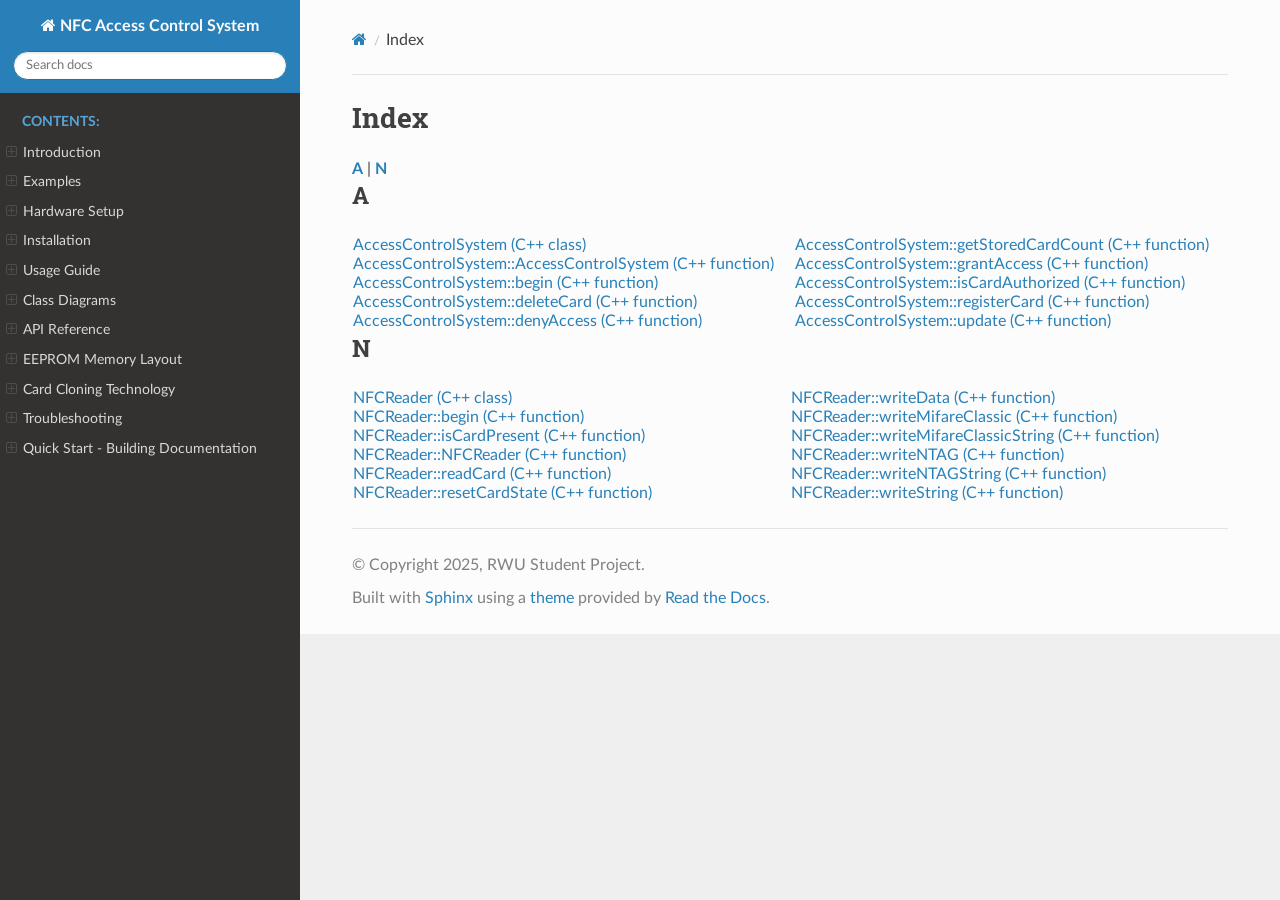
<file: genindex.html>
<!DOCTYPE html>
<html class="writer-html5" lang="en" data-content_root="./">
<head>
  <meta charset="utf-8" />
  <meta name="viewport" content="width=device-width, initial-scale=1.0" />
  <title>Index &mdash; NFC Access Control System 1.0.0 documentation</title>
      <link rel="stylesheet" type="text/css" href="_static/pygments.css?v=03e43079" />
      <link rel="stylesheet" type="text/css" href="_static/css/theme.css?v=e59714d7" />
      <link rel="stylesheet" type="text/css" href="_static/graphviz.css?v=4ae1632d" />
      <link rel="stylesheet" type="text/css" href="_static/custom.css?v=467e753e" />

  
      <script src="_static/jquery.js?v=5d32c60e"></script>
      <script src="_static/_sphinx_javascript_frameworks_compat.js?v=2cd50e6c"></script>
      <script src="_static/documentation_options.js?v=8d563738"></script>
      <script src="_static/doctools.js?v=9bcbadda"></script>
      <script src="_static/sphinx_highlight.js?v=dc90522c"></script>
    <script src="_static/js/theme.js"></script>
    <link rel="index" title="Index" href="#" />
    <link rel="search" title="Search" href="search.html" /> 
</head>

<body class="wy-body-for-nav"> 
  <div class="wy-grid-for-nav">
    <nav data-toggle="wy-nav-shift" class="wy-nav-side">
      <div class="wy-side-scroll">
        <div class="wy-side-nav-search" >

          
          
          <a href="index.html" class="icon icon-home">
            NFC Access Control System
          </a>
<div role="search">
  <form id="rtd-search-form" class="wy-form" action="search.html" method="get">
    <input type="text" name="q" placeholder="Search docs" aria-label="Search docs" />
    <input type="hidden" name="check_keywords" value="yes" />
    <input type="hidden" name="area" value="default" />
  </form>
</div>
        </div><div class="wy-menu wy-menu-vertical" data-spy="affix" role="navigation" aria-label="Navigation menu">
              <p class="caption" role="heading"><span class="caption-text">Contents:</span></p>
<ul>
<li class="toctree-l1"><a class="reference internal" href="introduction.html">Introduction</a><ul>
<li class="toctree-l2"><a class="reference internal" href="introduction.html#project-evolution">Project Evolution</a></li>
<li class="toctree-l2"><a class="reference internal" href="introduction.html#what-is-nfc">What is NFC?</a></li>
<li class="toctree-l2"><a class="reference internal" href="introduction.html#system-architecture">System Architecture</a><ul>
<li class="toctree-l3"><a class="reference internal" href="introduction.html#hardware-layer">Hardware Layer</a></li>
<li class="toctree-l3"><a class="reference internal" href="introduction.html#software-layer">Software Layer</a></li>
</ul>
</li>
<li class="toctree-l2"><a class="reference internal" href="introduction.html#design-philosophy">Design Philosophy</a><ul>
<li class="toctree-l3"><a class="reference internal" href="introduction.html#security-first">Security First</a></li>
<li class="toctree-l3"><a class="reference internal" href="introduction.html#user-friendly">User Friendly</a></li>
<li class="toctree-l3"><a class="reference internal" href="introduction.html#educational-value">Educational Value</a></li>
<li class="toctree-l3"><a class="reference internal" href="introduction.html#flexibility">Flexibility</a></li>
<li class="toctree-l3"><a class="reference internal" href="introduction.html#reliability">Reliability</a></li>
</ul>
</li>
<li class="toctree-l2"><a class="reference internal" href="introduction.html#use-cases">Use Cases</a><ul>
<li class="toctree-l3"><a class="reference internal" href="introduction.html#educational-applications">Educational Applications</a></li>
<li class="toctree-l3"><a class="reference internal" href="introduction.html#practical-applications">Practical Applications</a></li>
</ul>
</li>
<li class="toctree-l2"><a class="reference internal" href="introduction.html#technical-specifications">Technical Specifications</a><ul>
<li class="toctree-l3"><a class="reference internal" href="introduction.html#hardware-requirements">Hardware Requirements</a></li>
<li class="toctree-l3"><a class="reference internal" href="introduction.html#software-capabilities">Software Capabilities</a></li>
<li class="toctree-l3"><a class="reference internal" href="introduction.html#performance-metrics">Performance Metrics</a></li>
</ul>
</li>
<li class="toctree-l2"><a class="reference internal" href="introduction.html#getting-started">Getting Started</a></li>
<li class="toctree-l2"><a class="reference internal" href="introduction.html#project-structure">Project Structure</a><ul>
<li class="toctree-l3"><a class="reference internal" href="introduction.html#id1">Hardware Layer</a></li>
<li class="toctree-l3"><a class="reference internal" href="introduction.html#id2">Software Layer</a></li>
</ul>
</li>
<li class="toctree-l2"><a class="reference internal" href="introduction.html#id3">Design Philosophy</a><ul>
<li class="toctree-l3"><a class="reference internal" href="introduction.html#id4">Security First</a></li>
<li class="toctree-l3"><a class="reference internal" href="introduction.html#id5">User Friendly</a></li>
<li class="toctree-l3"><a class="reference internal" href="introduction.html#id6">Educational Value</a></li>
<li class="toctree-l3"><a class="reference internal" href="introduction.html#id7">Flexibility</a></li>
<li class="toctree-l3"><a class="reference internal" href="introduction.html#id8">Reliability</a></li>
</ul>
</li>
<li class="toctree-l2"><a class="reference internal" href="introduction.html#id9">Use Cases</a><ul>
<li class="toctree-l3"><a class="reference internal" href="introduction.html#id10">Educational Applications</a></li>
<li class="toctree-l3"><a class="reference internal" href="introduction.html#id11">Practical Applications</a></li>
</ul>
</li>
<li class="toctree-l2"><a class="reference internal" href="introduction.html#id12">Technical Specifications</a><ul>
<li class="toctree-l3"><a class="reference internal" href="introduction.html#id13">Hardware Requirements</a></li>
<li class="toctree-l3"><a class="reference internal" href="introduction.html#id14">Software Capabilities</a></li>
<li class="toctree-l3"><a class="reference internal" href="introduction.html#id15">Performance Metrics</a></li>
</ul>
</li>
<li class="toctree-l2"><a class="reference internal" href="introduction.html#id16">Getting Started</a></li>
<li class="toctree-l2"><a class="reference internal" href="introduction.html#id17">Project Structure</a></li>
</ul>
</li>
<li class="toctree-l1"><a class="reference internal" href="examples.html">Examples</a><ul>
<li class="toctree-l2"><a class="reference internal" href="examples.html#course-tasks-overview">Course Tasks Overview</a></li>
<li class="toctree-l2"><a class="reference internal" href="examples.html#task-1-reading-nfc-tags">Task 1: Reading NFC Tags</a><ul>
<li class="toctree-l3"><a class="reference internal" href="examples.html#learning-objectives">Learning Objectives</a></li>
<li class="toctree-l3"><a class="reference internal" href="examples.html#example-code-read-example-cpp">Example Code: read_example.cpp</a></li>
<li class="toctree-l3"><a class="reference internal" href="examples.html#key-concepts">Key Concepts</a></li>
<li class="toctree-l3"><a class="reference internal" href="examples.html#running-the-example">Running the Example</a></li>
<li class="toctree-l3"><a class="reference internal" href="examples.html#expected-output">Expected Output</a></li>
</ul>
</li>
<li class="toctree-l2"><a class="reference internal" href="examples.html#task-2-writing-to-nfc-tags">Task 2: Writing to NFC Tags</a><ul>
<li class="toctree-l3"><a class="reference internal" href="examples.html#id1">Learning Objectives</a></li>
<li class="toctree-l3"><a class="reference internal" href="examples.html#example-code-write-example-cpp">Example Code: write_example.cpp</a></li>
<li class="toctree-l3"><a class="reference internal" href="examples.html#card-storage-structures">Card Storage Structures</a></li>
<li class="toctree-l3"><a class="reference internal" href="examples.html#write-functions-reference">Write Functions Reference</a></li>
<li class="toctree-l3"><a class="reference internal" href="examples.html#id2">Running the Example</a></li>
<li class="toctree-l3"><a class="reference internal" href="examples.html#safety-tips">Safety Tips</a></li>
<li class="toctree-l3"><a class="reference internal" href="examples.html#common-issues-and-solutions">Common Issues and Solutions</a></li>
</ul>
</li>
<li class="toctree-l2"><a class="reference internal" href="examples.html#advanced-topics">Advanced Topics</a><ul>
<li class="toctree-l3"><a class="reference internal" href="examples.html#card-cloning">Card Cloning</a></li>
<li class="toctree-l3"><a class="reference internal" href="examples.html#ndef-messages">NDEF Messages</a></li>
</ul>
</li>
<li class="toctree-l2"><a class="reference internal" href="examples.html#next-steps">Next Steps</a></li>
<li class="toctree-l2"><a class="reference internal" href="examples.html#tips-for-development">Tips for Development</a></li>
<li class="toctree-l2"><a class="reference internal" href="examples.html#see-also">See Also</a></li>
</ul>
</li>
<li class="toctree-l1"><a class="reference internal" href="hardware.html">Hardware Setup</a><ul>
<li class="toctree-l2"><a class="reference internal" href="hardware.html#required-components">Required Components</a><ul>
<li class="toctree-l3"><a class="reference internal" href="hardware.html#core-components">Core Components</a></li>
<li class="toctree-l3"><a class="reference internal" href="hardware.html#additional-components">Additional Components</a></li>
</ul>
</li>
<li class="toctree-l2"><a class="reference internal" href="hardware.html#pin-configuration">Pin Configuration</a><ul>
<li class="toctree-l3"><a class="reference internal" href="hardware.html#pn532-nfc-module-spi-mode">PN532 NFC Module (SPI Mode)</a></li>
<li class="toctree-l3"><a class="reference internal" href="hardware.html#lcd-display-4-bit-parallel">LCD Display (4-bit Parallel)</a></li>
<li class="toctree-l3"><a class="reference internal" href="hardware.html#navigation-buttons">Navigation Buttons</a></li>
<li class="toctree-l3"><a class="reference internal" href="hardware.html#relay-module">Relay Module</a></li>
</ul>
</li>
<li class="toctree-l2"><a class="reference internal" href="hardware.html#wiring-diagram">Wiring Diagram</a></li>
<li class="toctree-l2"><a class="reference internal" href="hardware.html#power-considerations">Power Considerations</a></li>
<li class="toctree-l2"><a class="reference internal" href="hardware.html#assembly-tips">Assembly Tips</a></li>
<li class="toctree-l2"><a class="reference internal" href="hardware.html#troubleshooting-hardware-issues">Troubleshooting Hardware Issues</a><ul>
<li class="toctree-l3"><a class="reference internal" href="hardware.html#lcd-not-displaying">LCD Not Displaying</a></li>
<li class="toctree-l3"><a class="reference internal" href="hardware.html#pn532-not-detected">PN532 Not Detected</a></li>
<li class="toctree-l3"><a class="reference internal" href="hardware.html#buttons-not-responding">Buttons Not Responding</a></li>
<li class="toctree-l3"><a class="reference internal" href="hardware.html#relay-not-activating">Relay Not Activating</a></li>
</ul>
</li>
</ul>
</li>
<li class="toctree-l1"><a class="reference internal" href="installation.html">Installation</a><ul>
<li class="toctree-l2"><a class="reference internal" href="installation.html#prerequisites">Prerequisites</a><ul>
<li class="toctree-l3"><a class="reference internal" href="installation.html#required-software">Required Software</a></li>
<li class="toctree-l3"><a class="reference internal" href="installation.html#recommended-tools">Recommended Tools</a></li>
</ul>
</li>
<li class="toctree-l2"><a class="reference internal" href="installation.html#setting-up-platformio">Setting Up PlatformIO</a><ul>
<li class="toctree-l3"><a class="reference internal" href="installation.html#option-1-platformio-ide-recommended">Option 1: PlatformIO IDE (Recommended)</a></li>
<li class="toctree-l3"><a class="reference internal" href="installation.html#option-2-platformio-core-cli">Option 2: PlatformIO Core (CLI)</a></li>
</ul>
</li>
<li class="toctree-l2"><a class="reference internal" href="installation.html#getting-the-source-code">Getting the Source Code</a><ul>
<li class="toctree-l3"><a class="reference internal" href="installation.html#clone-from-repository">Clone from Repository</a></li>
<li class="toctree-l3"><a class="reference internal" href="installation.html#download-zip">Download ZIP</a></li>
</ul>
</li>
<li class="toctree-l2"><a class="reference internal" href="installation.html#project-structure">Project Structure</a></li>
<li class="toctree-l2"><a class="reference internal" href="installation.html#configuration">Configuration</a><ul>
<li class="toctree-l3"><a class="reference internal" href="installation.html#pin-configuration">Pin Configuration</a></li>
</ul>
</li>
<li class="toctree-l2"><a class="reference internal" href="installation.html#building-the-firmware">Building the Firmware</a><ul>
<li class="toctree-l3"><a class="reference internal" href="installation.html#using-platformio-ide">Using PlatformIO IDE</a></li>
<li class="toctree-l3"><a class="reference internal" href="installation.html#using-platformio-cli">Using PlatformIO CLI</a></li>
</ul>
</li>
<li class="toctree-l2"><a class="reference internal" href="installation.html#uploading-to-arduino">Uploading to Arduino</a><ul>
<li class="toctree-l3"><a class="reference internal" href="installation.html#preparing-the-arduino">Preparing the Arduino</a></li>
<li class="toctree-l3"><a class="reference internal" href="installation.html#id1">Using PlatformIO IDE</a></li>
<li class="toctree-l3"><a class="reference internal" href="installation.html#specifying-upload-port">Specifying Upload Port</a></li>
</ul>
</li>
<li class="toctree-l2"><a class="reference internal" href="installation.html#monitoring-serial-output">Monitoring Serial Output</a><ul>
<li class="toctree-l3"><a class="reference internal" href="installation.html#using-platformio">Using PlatformIO</a></li>
<li class="toctree-l3"><a class="reference internal" href="installation.html#using-arduino-ide-serial-monitor">Using Arduino IDE Serial Monitor</a></li>
</ul>
</li>
<li class="toctree-l2"><a class="reference internal" href="installation.html#troubleshooting-installation">Troubleshooting Installation</a><ul>
<li class="toctree-l3"><a class="reference internal" href="installation.html#build-errors">Build Errors</a></li>
<li class="toctree-l3"><a class="reference internal" href="installation.html#upload-errors">Upload Errors</a></li>
</ul>
</li>
<li class="toctree-l2"><a class="reference internal" href="installation.html#verification">Verification</a></li>
<li class="toctree-l2"><a class="reference internal" href="installation.html#next-steps">Next Steps</a></li>
</ul>
</li>
<li class="toctree-l1"><a class="reference internal" href="usage.html">Usage Guide</a><ul>
<li class="toctree-l2"><a class="reference internal" href="usage.html#system-startup">System Startup</a></li>
<li class="toctree-l2"><a class="reference internal" href="usage.html#normal-operation">Normal Operation</a><ul>
<li class="toctree-l3"><a class="reference internal" href="usage.html#scanning-cards">Scanning Cards</a></li>
</ul>
</li>
<li class="toctree-l2"><a class="reference internal" href="usage.html#menu-system">Menu System</a><ul>
<li class="toctree-l3"><a class="reference internal" href="usage.html#accessing-the-menu">Accessing the Menu</a></li>
<li class="toctree-l3"><a class="reference internal" href="usage.html#menu-navigation">Menu Navigation</a></li>
<li class="toctree-l3"><a class="reference internal" href="usage.html#main-menu-items">Main Menu Items</a></li>
</ul>
</li>
<li class="toctree-l2"><a class="reference internal" href="usage.html#card-management">Card Management</a><ul>
<li class="toctree-l3"><a class="reference internal" href="usage.html#registering-a-new-card">Registering a New Card</a></li>
<li class="toctree-l3"><a class="reference internal" href="usage.html#deleting-a-card">Deleting a Card</a></li>
<li class="toctree-l3"><a class="reference internal" href="usage.html#listing-stored-cards">Listing Stored Cards</a></li>
</ul>
</li>
<li class="toctree-l2"><a class="reference internal" href="usage.html#advanced-features">Advanced Features</a><ul>
<li class="toctree-l3"><a class="reference internal" href="usage.html#card-cloning">Card Cloning</a></li>
<li class="toctree-l3"><a class="reference internal" href="usage.html#system-information">System Information</a></li>
</ul>
</li>
<li class="toctree-l2"><a class="reference internal" href="usage.html#customization">Customization</a><ul>
<li class="toctree-l3"><a class="reference internal" href="usage.html#access-duration">Access Duration</a></li>
<li class="toctree-l3"><a class="reference internal" href="usage.html#button-configuration">Button Configuration</a></li>
<li class="toctree-l3"><a class="reference internal" href="usage.html#card-capacity">Card Capacity</a></li>
</ul>
</li>
<li class="toctree-l2"><a class="reference internal" href="usage.html#best-practices">Best Practices</a><ul>
<li class="toctree-l3"><a class="reference internal" href="usage.html#regular-operation">Regular Operation</a></li>
<li class="toctree-l3"><a class="reference internal" href="usage.html#id1">Card Management</a></li>
<li class="toctree-l3"><a class="reference internal" href="usage.html#system-maintenance">System Maintenance</a></li>
</ul>
</li>
<li class="toctree-l2"><a class="reference internal" href="usage.html#security-considerations">Security Considerations</a><ul>
<li class="toctree-l3"><a class="reference internal" href="usage.html#physical-security">Physical Security</a></li>
<li class="toctree-l3"><a class="reference internal" href="usage.html#access-control">Access Control</a></li>
</ul>
</li>
<li class="toctree-l2"><a class="reference internal" href="usage.html#serial-output">Serial Output</a></li>
<li class="toctree-l2"><a class="reference internal" href="usage.html#troubleshooting-common-issues">Troubleshooting Common Issues</a><ul>
<li class="toctree-l3"><a class="reference internal" href="usage.html#card-not-reading">Card Not Reading</a></li>
<li class="toctree-l3"><a class="reference internal" href="usage.html#false-readings">False Readings</a></li>
<li class="toctree-l3"><a class="reference internal" href="usage.html#menu-not-responding">Menu Not Responding</a></li>
<li class="toctree-l3"><a class="reference internal" href="usage.html#relay-not-activating">Relay Not Activating</a></li>
</ul>
</li>
</ul>
</li>
<li class="toctree-l1"><a class="reference internal" href="diagrams.html">Class Diagrams</a><ul>
<li class="toctree-l2"><a class="reference internal" href="diagrams.html#system-architecture-overview">System Architecture Overview</a></li>
<li class="toctree-l2"><a class="reference internal" href="diagrams.html#accesscontrolsystem-class">AccessControlSystem Class</a></li>
<li class="toctree-l2"><a class="reference internal" href="diagrams.html#nfcreader-class">NFCReader Class</a></li>
<li class="toctree-l2"><a class="reference internal" href="diagrams.html#complete-system-relationships">Complete System Relationships</a></li>
<li class="toctree-l2"><a class="reference internal" href="diagrams.html#state-machine">State Machine</a></li>
<li class="toctree-l2"><a class="reference internal" href="diagrams.html#card-registration-flow">Card Registration Flow</a></li>
<li class="toctree-l2"><a class="reference internal" href="diagrams.html#card-cloning-flow">Card Cloning Flow</a></li>
<li class="toctree-l2"><a class="reference internal" href="diagrams.html#mifare-memory-layout">MIFARE Memory Layout</a></li>
<li class="toctree-l2"><a class="reference internal" href="diagrams.html#installation-and-usage">Installation and Usage</a></li>
<li class="toctree-l2"><a class="reference internal" href="diagrams.html#see-also">See Also</a></li>
</ul>
</li>
<li class="toctree-l1"><a class="reference internal" href="api.html">API Reference</a><ul>
<li class="toctree-l2"><a class="reference internal" href="api.html#core-classes">Core Classes</a><ul>
<li class="toctree-l3"><a class="reference internal" href="api.html#accesscontrolsystem">AccessControlSystem</a><ul>
<li class="toctree-l4"><a class="reference internal" href="api.html#_CPPv419AccessControlSystem"><code class="docutils literal notranslate"><span class="pre">AccessControlSystem</span></code></a></li>
</ul>
</li>
<li class="toctree-l3"><a class="reference internal" href="api.html#nfcreader">NFCReader</a><ul>
<li class="toctree-l4"><a class="reference internal" href="api.html#_CPPv49NFCReader"><code class="docutils literal notranslate"><span class="pre">NFCReader</span></code></a></li>
</ul>
</li>
</ul>
</li>
<li class="toctree-l2"><a class="reference internal" href="api.html#enumerations">Enumerations</a><ul>
<li class="toctree-l3"><a class="reference internal" href="api.html#nfccommmode">NFCCommMode</a></li>
<li class="toctree-l3"><a class="reference internal" href="api.html#nfcreadmode">NFCReadMode</a></li>
<li class="toctree-l3"><a class="reference internal" href="api.html#nfccardtype">NFCCardType</a></li>
</ul>
</li>
<li class="toctree-l2"><a class="reference internal" href="api.html#data-structures">Data Structures</a><ul>
<li class="toctree-l3"><a class="reference internal" href="api.html#nfccardinfo">NFCCardInfo</a></li>
<li class="toctree-l3"><a class="reference internal" href="api.html#nfcwriteresult">NFCWriteResult</a></li>
<li class="toctree-l3"><a class="reference internal" href="api.html#systemstate">SystemState</a></li>
<li class="toctree-l3"><a class="reference internal" href="api.html#state-machine-diagram">State Machine Diagram</a></li>
<li class="toctree-l3"><a class="reference internal" href="api.html#menuitem">MenuItem</a></li>
</ul>
</li>
<li class="toctree-l2"><a class="reference internal" href="api.html#configuration-constants">Configuration Constants</a><ul>
<li class="toctree-l3"><a class="reference internal" href="api.html#hardware-pin-definitions">Hardware Pin Definitions</a></li>
<li class="toctree-l3"><a class="reference internal" href="api.html#system-parameters">System Parameters</a></li>
<li class="toctree-l3"><a class="reference internal" href="api.html#eeprom-memory-map">EEPROM Memory Map</a></li>
<li class="toctree-l3"><a class="reference internal" href="api.html#custom-sector-configuration">Custom Sector Configuration</a></li>
</ul>
</li>
<li class="toctree-l2"><a class="reference internal" href="api.html#example-usage">Example Usage</a><ul>
<li class="toctree-l3"><a class="reference internal" href="api.html#basic-setup">Basic Setup</a></li>
<li class="toctree-l3"><a class="reference internal" href="api.html#custom-card-handling">Custom Card Handling</a></li>
<li class="toctree-l3"><a class="reference internal" href="api.html#manual-card-registration">Manual Card Registration</a></li>
</ul>
</li>
<li class="toctree-l2"><a class="reference internal" href="api.html#return-values">Return Values</a></li>
<li class="toctree-l2"><a class="reference internal" href="api.html#memory-considerations">Memory Considerations</a><ul>
<li class="toctree-l3"><a class="reference internal" href="api.html#eeprom-usage">EEPROM Usage</a></li>
<li class="toctree-l3"><a class="reference internal" href="api.html#ram-usage">RAM Usage</a></li>
</ul>
</li>
<li class="toctree-l2"><a class="reference internal" href="api.html#thread-safety">Thread Safety</a></li>
<li class="toctree-l2"><a class="reference internal" href="api.html#debugging">Debugging</a></li>
</ul>
</li>
<li class="toctree-l1"><a class="reference internal" href="eeprom.html">EEPROM Memory Layout</a><ul>
<li class="toctree-l2"><a class="reference internal" href="eeprom.html#memory-map-overview">Memory Map Overview</a></li>
<li class="toctree-l2"><a class="reference internal" href="eeprom.html#memory-regions">Memory Regions</a><ul>
<li class="toctree-l3"><a class="reference internal" href="eeprom.html#header-section">Header Section</a></li>
<li class="toctree-l3"><a class="reference internal" href="eeprom.html#card-data-section">Card Data Section</a></li>
</ul>
</li>
<li class="toctree-l2"><a class="reference internal" href="eeprom.html#memory-operations">Memory Operations</a><ul>
<li class="toctree-l3"><a class="reference internal" href="eeprom.html#read-operation-flow">Read Operation Flow</a></li>
<li class="toctree-l3"><a class="reference internal" href="eeprom.html#write-operation-flow">Write Operation Flow</a></li>
</ul>
</li>
<li class="toctree-l2"><a class="reference internal" href="eeprom.html#memory-wear-leveling">Memory Wear Leveling</a><ul>
<li class="toctree-l3"><a class="reference internal" href="eeprom.html#write-frequency-estimation">Write Frequency Estimation</a></li>
<li class="toctree-l3"><a class="reference internal" href="eeprom.html#best-practices">Best Practices</a></li>
</ul>
</li>
<li class="toctree-l2"><a class="reference internal" href="eeprom.html#memory-initialization">Memory Initialization</a><ul>
<li class="toctree-l3"><a class="reference internal" href="eeprom.html#first-time-setup">First-Time Setup</a></li>
<li class="toctree-l3"><a class="reference internal" href="eeprom.html#code-example">Code Example</a></li>
</ul>
</li>
<li class="toctree-l2"><a class="reference internal" href="eeprom.html#memory-debugging">Memory Debugging</a></li>
<li class="toctree-l2"><a class="reference internal" href="eeprom.html#summary">Summary</a></li>
</ul>
</li>
<li class="toctree-l1"><a class="reference internal" href="card_cloning.html">Card Cloning Technology</a><ul>
<li class="toctree-l2"><a class="reference internal" href="card_cloning.html#overview">Overview</a></li>
<li class="toctree-l2"><a class="reference internal" href="card_cloning.html#how-it-works">How It Works</a><ul>
<li class="toctree-l3"><a class="reference internal" href="card_cloning.html#dual-uid-system">Dual UID System</a></li>
<li class="toctree-l3"><a class="reference internal" href="card_cloning.html#reading-priority">Reading Priority</a></li>
</ul>
</li>
<li class="toctree-l2"><a class="reference internal" href="card_cloning.html#custom-sector-structure">Custom Sector Structure</a><ul>
<li class="toctree-l3"><a class="reference internal" href="card_cloning.html#sector-1-layout">Sector 1 Layout</a></li>
<li class="toctree-l3"><a class="reference internal" href="card_cloning.html#block-4-structure-uid-block">Block 4 Structure (UID Block)</a></li>
<li class="toctree-l3"><a class="reference internal" href="card_cloning.html#block-5-structure-metadata-block">Block 5 Structure (Metadata Block)</a></li>
</ul>
</li>
<li class="toctree-l2"><a class="reference internal" href="card_cloning.html#cloning-process">Cloning Process</a><ul>
<li class="toctree-l3"><a class="reference internal" href="card_cloning.html#step-by-step-procedure">Step-by-Step Procedure</a></li>
</ul>
</li>
<li class="toctree-l2"><a class="reference internal" href="card_cloning.html#code-implementation">Code Implementation</a><ul>
<li class="toctree-l3"><a class="reference internal" href="card_cloning.html#nfcreader-clonecard-method">NFCReader::cloneCard() Method</a></li>
<li class="toctree-l3"><a class="reference internal" href="card_cloning.html#reading-cloned-uid">Reading Cloned UID</a></li>
</ul>
</li>
<li class="toctree-l2"><a class="reference internal" href="card_cloning.html#security-considerations">Security Considerations</a><ul>
<li class="toctree-l3"><a class="reference internal" href="card_cloning.html#authentication-keys">Authentication Keys</a></li>
<li class="toctree-l3"><a class="reference internal" href="card_cloning.html#access-control">Access Control</a></li>
<li class="toctree-l3"><a class="reference internal" href="card_cloning.html#physical-security">Physical Security</a></li>
</ul>
</li>
<li class="toctree-l2"><a class="reference internal" href="card_cloning.html#limitations">Limitations</a><ul>
<li class="toctree-l3"><a class="reference internal" href="card_cloning.html#card-compatibility">Card Compatibility</a></li>
<li class="toctree-l3"><a class="reference internal" href="card_cloning.html#key-requirements">Key Requirements</a></li>
<li class="toctree-l3"><a class="reference internal" href="card_cloning.html#write-limitations">Write Limitations</a></li>
</ul>
</li>
<li class="toctree-l2"><a class="reference internal" href="card_cloning.html#advantages-over-magic-cards">Advantages Over Magic Cards</a><ul>
<li class="toctree-l3"><a class="reference internal" href="card_cloning.html#traditional-magic-cards">Traditional “Magic” Cards</a></li>
<li class="toctree-l3"><a class="reference internal" href="card_cloning.html#our-custom-sector-approach">Our Custom Sector Approach</a></li>
</ul>
</li>
<li class="toctree-l2"><a class="reference internal" href="card_cloning.html#best-practices">Best Practices</a><ul>
<li class="toctree-l3"><a class="reference internal" href="card_cloning.html#cloning-workflow">Cloning Workflow</a></li>
<li class="toctree-l3"><a class="reference internal" href="card_cloning.html#error-handling">Error Handling</a></li>
<li class="toctree-l3"><a class="reference internal" href="card_cloning.html#storage-management">Storage Management</a></li>
</ul>
</li>
<li class="toctree-l2"><a class="reference internal" href="card_cloning.html#advanced-topics">Advanced Topics</a><ul>
<li class="toctree-l3"><a class="reference internal" href="card_cloning.html#multi-identity-cards">Multi-Identity Cards</a></li>
<li class="toctree-l3"><a class="reference internal" href="card_cloning.html#encrypted-clones">Encrypted Clones</a></li>
<li class="toctree-l3"><a class="reference internal" href="card_cloning.html#time-limited-clones">Time-Limited Clones</a></li>
</ul>
</li>
<li class="toctree-l2"><a class="reference internal" href="card_cloning.html#example-use-cases">Example Use Cases</a><ul>
<li class="toctree-l3"><a class="reference internal" href="card_cloning.html#backup-access-card">Backup Access Card</a></li>
<li class="toctree-l3"><a class="reference internal" href="card_cloning.html#temporary-access">Temporary Access</a></li>
<li class="toctree-l3"><a class="reference internal" href="card_cloning.html#multi-location-access">Multi-Location Access</a></li>
</ul>
</li>
<li class="toctree-l2"><a class="reference internal" href="card_cloning.html#testing-and-validation">Testing and Validation</a></li>
<li class="toctree-l2"><a class="reference internal" href="card_cloning.html#troubleshooting-cloning-issues">Troubleshooting Cloning Issues</a></li>
</ul>
</li>
<li class="toctree-l1"><a class="reference internal" href="troubleshooting.html">Troubleshooting</a><ul>
<li class="toctree-l2"><a class="reference internal" href="troubleshooting.html#hardware-issues">Hardware Issues</a><ul>
<li class="toctree-l3"><a class="reference internal" href="troubleshooting.html#pn532-module-not-detected">PN532 Module Not Detected</a></li>
<li class="toctree-l3"><a class="reference internal" href="troubleshooting.html#lcd-display-issues">LCD Display Issues</a></li>
<li class="toctree-l3"><a class="reference internal" href="troubleshooting.html#button-problems">Button Problems</a></li>
<li class="toctree-l3"><a class="reference internal" href="troubleshooting.html#relay-issues">Relay Issues</a></li>
</ul>
</li>
<li class="toctree-l2"><a class="reference internal" href="troubleshooting.html#card-reading-issues">Card Reading Issues</a><ul>
<li class="toctree-l3"><a class="reference internal" href="troubleshooting.html#cards-not-detected">Cards Not Detected</a></li>
<li class="toctree-l3"><a class="reference internal" href="troubleshooting.html#specific-card-types">Specific Card Types</a></li>
</ul>
</li>
<li class="toctree-l2"><a class="reference internal" href="troubleshooting.html#software-issues">Software Issues</a><ul>
<li class="toctree-l3"><a class="reference internal" href="troubleshooting.html#compilation-errors">Compilation Errors</a></li>
<li class="toctree-l3"><a class="reference internal" href="troubleshooting.html#upload-failures">Upload Failures</a></li>
<li class="toctree-l3"><a class="reference internal" href="troubleshooting.html#runtime-errors">Runtime Errors</a></li>
</ul>
</li>
<li class="toctree-l2"><a class="reference internal" href="troubleshooting.html#cloning-issues">Cloning Issues</a><ul>
<li class="toctree-l3"><a class="reference internal" href="troubleshooting.html#authentication-failed">Authentication Failed</a></li>
<li class="toctree-l3"><a class="reference internal" href="troubleshooting.html#write-failed">Write Failed</a></li>
<li class="toctree-l3"><a class="reference internal" href="troubleshooting.html#verification-failed">Verification Failed</a></li>
<li class="toctree-l3"><a class="reference internal" href="troubleshooting.html#cloned-card-not-working">Cloned Card Not Working</a></li>
</ul>
</li>
<li class="toctree-l2"><a class="reference internal" href="troubleshooting.html#access-control-issues">Access Control Issues</a><ul>
<li class="toctree-l3"><a class="reference internal" href="troubleshooting.html#authorized-card-denied">Authorized Card Denied</a></li>
<li class="toctree-l3"><a class="reference internal" href="troubleshooting.html#unauthorized-card-granted">Unauthorized Card Granted</a></li>
<li class="toctree-l3"><a class="reference internal" href="troubleshooting.html#relay-timing-issues">Relay Timing Issues</a></li>
</ul>
</li>
<li class="toctree-l2"><a class="reference internal" href="troubleshooting.html#menu-system-issues">Menu System Issues</a><ul>
<li class="toctree-l3"><a class="reference internal" href="troubleshooting.html#menu-not-accessible">Menu Not Accessible</a></li>
<li class="toctree-l3"><a class="reference internal" href="troubleshooting.html#cannot-exit-menu">Cannot Exit Menu</a></li>
<li class="toctree-l3"><a class="reference internal" href="troubleshooting.html#cards-not-listing">Cards Not Listing</a></li>
</ul>
</li>
<li class="toctree-l2"><a class="reference internal" href="troubleshooting.html#diagnostic-tools">Diagnostic Tools</a><ul>
<li class="toctree-l3"><a class="reference internal" href="troubleshooting.html#serial-monitor-output">Serial Monitor Output</a></li>
<li class="toctree-l3"><a class="reference internal" href="troubleshooting.html#testing-individual-components">Testing Individual Components</a></li>
</ul>
</li>
<li class="toctree-l2"><a class="reference internal" href="troubleshooting.html#common-error-codes">Common Error Codes</a></li>
<li class="toctree-l2"><a class="reference internal" href="troubleshooting.html#getting-help">Getting Help</a><ul>
<li class="toctree-l3"><a class="reference internal" href="troubleshooting.html#before-seeking-support">Before Seeking Support</a></li>
<li class="toctree-l3"><a class="reference internal" href="troubleshooting.html#information-to-provide">Information to Provide</a></li>
<li class="toctree-l3"><a class="reference internal" href="troubleshooting.html#support-channels">Support Channels</a></li>
</ul>
</li>
<li class="toctree-l2"><a class="reference internal" href="troubleshooting.html#additional-resources">Additional Resources</a></li>
</ul>
</li>
<li class="toctree-l1"><a class="reference internal" href="quickstart.html">Quick Start - Building Documentation</a><ul>
<li class="toctree-l2"><a class="reference internal" href="quickstart.html#installation">Installation</a></li>
<li class="toctree-l2"><a class="reference internal" href="quickstart.html#building">Building</a><ul>
<li class="toctree-l3"><a class="reference internal" href="quickstart.html#html-documentation-recommended">HTML Documentation (Recommended)</a></li>
<li class="toctree-l3"><a class="reference internal" href="quickstart.html#pdf-documentation">PDF Documentation</a></li>
</ul>
</li>
<li class="toctree-l2"><a class="reference internal" href="quickstart.html#viewing">Viewing</a></li>
<li class="toctree-l2"><a class="reference internal" href="quickstart.html#cleaning">Cleaning</a></li>
<li class="toctree-l2"><a class="reference internal" href="quickstart.html#common-issues">Common Issues</a><ul>
<li class="toctree-l3"><a class="reference internal" href="quickstart.html#importerror-no-module-named-sphinx">ImportError: No module named sphinx</a></li>
<li class="toctree-l3"><a class="reference internal" href="quickstart.html#sphinx-build-command-not-found">sphinx-build command not found</a></li>
<li class="toctree-l3"><a class="reference internal" href="quickstart.html#theme-not-found">Theme not found</a></li>
<li class="toctree-l3"><a class="reference internal" href="quickstart.html#latex-errors-when-building-pdf">LaTeX errors when building PDF</a></li>
</ul>
</li>
<li class="toctree-l2"><a class="reference internal" href="quickstart.html#tips">Tips</a></li>
</ul>
</li>
</ul>

        </div>
      </div>
    </nav>

    <section data-toggle="wy-nav-shift" class="wy-nav-content-wrap"><nav class="wy-nav-top" aria-label="Mobile navigation menu" >
          <i data-toggle="wy-nav-top" class="fa fa-bars"></i>
          <a href="index.html">NFC Access Control System</a>
      </nav>

      <div class="wy-nav-content">
        <div class="rst-content">
          <div role="navigation" aria-label="Page navigation">
  <ul class="wy-breadcrumbs">
      <li><a href="index.html" class="icon icon-home" aria-label="Home"></a></li>
      <li class="breadcrumb-item active">Index</li>
      <li class="wy-breadcrumbs-aside">
      </li>
  </ul>
  <hr/>
</div>
          <div role="main" class="document" itemscope="itemscope" itemtype="http://schema.org/Article">
           <div itemprop="articleBody">
             

<h1 id="index">Index</h1>

<div class="genindex-jumpbox">
 <a href="#A"><strong>A</strong></a>
 | <a href="#N"><strong>N</strong></a>
 
</div>
<h2 id="A">A</h2>
<table style="width: 100%" class="indextable genindextable"><tr>
  <td style="width: 33%; vertical-align: top;"><ul>
      <li><a href="api.html#_CPPv419AccessControlSystem">AccessControlSystem (C++ class)</a>
</li>
      <li><a href="api.html#_CPPv4N19AccessControlSystem19AccessControlSystemEv">AccessControlSystem::AccessControlSystem (C++ function)</a>
</li>
      <li><a href="api.html#_CPPv4N19AccessControlSystem5beginEv">AccessControlSystem::begin (C++ function)</a>
</li>
      <li><a href="api.html#_CPPv4N19AccessControlSystem10deleteCardEP7uint8_t7uint8_t">AccessControlSystem::deleteCard (C++ function)</a>
</li>
      <li><a href="api.html#_CPPv4N19AccessControlSystem10denyAccessEv">AccessControlSystem::denyAccess (C++ function)</a>
</li>
  </ul></td>
  <td style="width: 33%; vertical-align: top;"><ul>
      <li><a href="api.html#_CPPv4N19AccessControlSystem18getStoredCardCountEv">AccessControlSystem::getStoredCardCount (C++ function)</a>
</li>
      <li><a href="api.html#_CPPv4N19AccessControlSystem11grantAccessEv">AccessControlSystem::grantAccess (C++ function)</a>
</li>
      <li><a href="api.html#_CPPv4N19AccessControlSystem16isCardAuthorizedEP7uint8_t7uint8_t">AccessControlSystem::isCardAuthorized (C++ function)</a>
</li>
      <li><a href="api.html#_CPPv4N19AccessControlSystem12registerCardEP7uint8_t7uint8_t">AccessControlSystem::registerCard (C++ function)</a>
</li>
      <li><a href="api.html#_CPPv4N19AccessControlSystem6updateEv">AccessControlSystem::update (C++ function)</a>
</li>
  </ul></td>
</tr></table>

<h2 id="N">N</h2>
<table style="width: 100%" class="indextable genindextable"><tr>
  <td style="width: 33%; vertical-align: top;"><ul>
      <li><a href="api.html#_CPPv49NFCReader">NFCReader (C++ class)</a>
</li>
      <li><a href="api.html#_CPPv4N9NFCReader5beginEv">NFCReader::begin (C++ function)</a>
</li>
      <li><a href="api.html#_CPPv4N9NFCReader13isCardPresentEv">NFCReader::isCardPresent (C++ function)</a>
</li>
      <li><a href="api.html#_CPPv4N9NFCReader9NFCReaderE11NFCCommMode11NFCReadMode">NFCReader::NFCReader (C++ function)</a>
</li>
      <li><a href="api.html#_CPPv4N9NFCReader8readCardEv">NFCReader::readCard (C++ function)</a>
</li>
      <li><a href="api.html#_CPPv4N9NFCReader14resetCardStateEv">NFCReader::resetCardState (C++ function)</a>
</li>
  </ul></td>
  <td style="width: 33%; vertical-align: top;"><ul>
      <li><a href="api.html#_CPPv4N9NFCReader9writeDataEPK7uint8_t7uint8_t7uint8_tb">NFCReader::writeData (C++ function)</a>
</li>
      <li><a href="api.html#_CPPv4N9NFCReader18writeMifareClassicE7uint8_tPK7uint8_t7uint8_tPK7uint8_tbb">NFCReader::writeMifareClassic (C++ function)</a>
</li>
      <li><a href="api.html#_CPPv4N9NFCReader24writeMifareClassicStringE7uint8_tRK6StringPK7uint8_tbb">NFCReader::writeMifareClassicString (C++ function)</a>
</li>
      <li><a href="api.html#_CPPv4N9NFCReader9writeNTAGE7uint8_tPK7uint8_t7uint8_tb">NFCReader::writeNTAG (C++ function)</a>
</li>
      <li><a href="api.html#_CPPv4N9NFCReader15writeNTAGStringE7uint8_tRK6Stringb">NFCReader::writeNTAGString (C++ function)</a>
</li>
      <li><a href="api.html#_CPPv4N9NFCReader11writeStringERK6String7uint8_tb">NFCReader::writeString (C++ function)</a>
</li>
  </ul></td>
</tr></table>



           </div>
          </div>
          <footer>

  <hr/>

  <div role="contentinfo">
    <p>&#169; Copyright 2025, RWU Student Project.</p>
  </div>

  Built with <a href="https://www.sphinx-doc.org/">Sphinx</a> using a
    <a href="https://github.com/readthedocs/sphinx_rtd_theme">theme</a>
    provided by <a href="https://readthedocs.org">Read the Docs</a>.
   

</footer>
        </div>
      </div>
    </section>
  </div>
  <script>
      jQuery(function () {
          SphinxRtdTheme.Navigation.enable(true);
      });
  </script> 

</body>
</html>
</file>
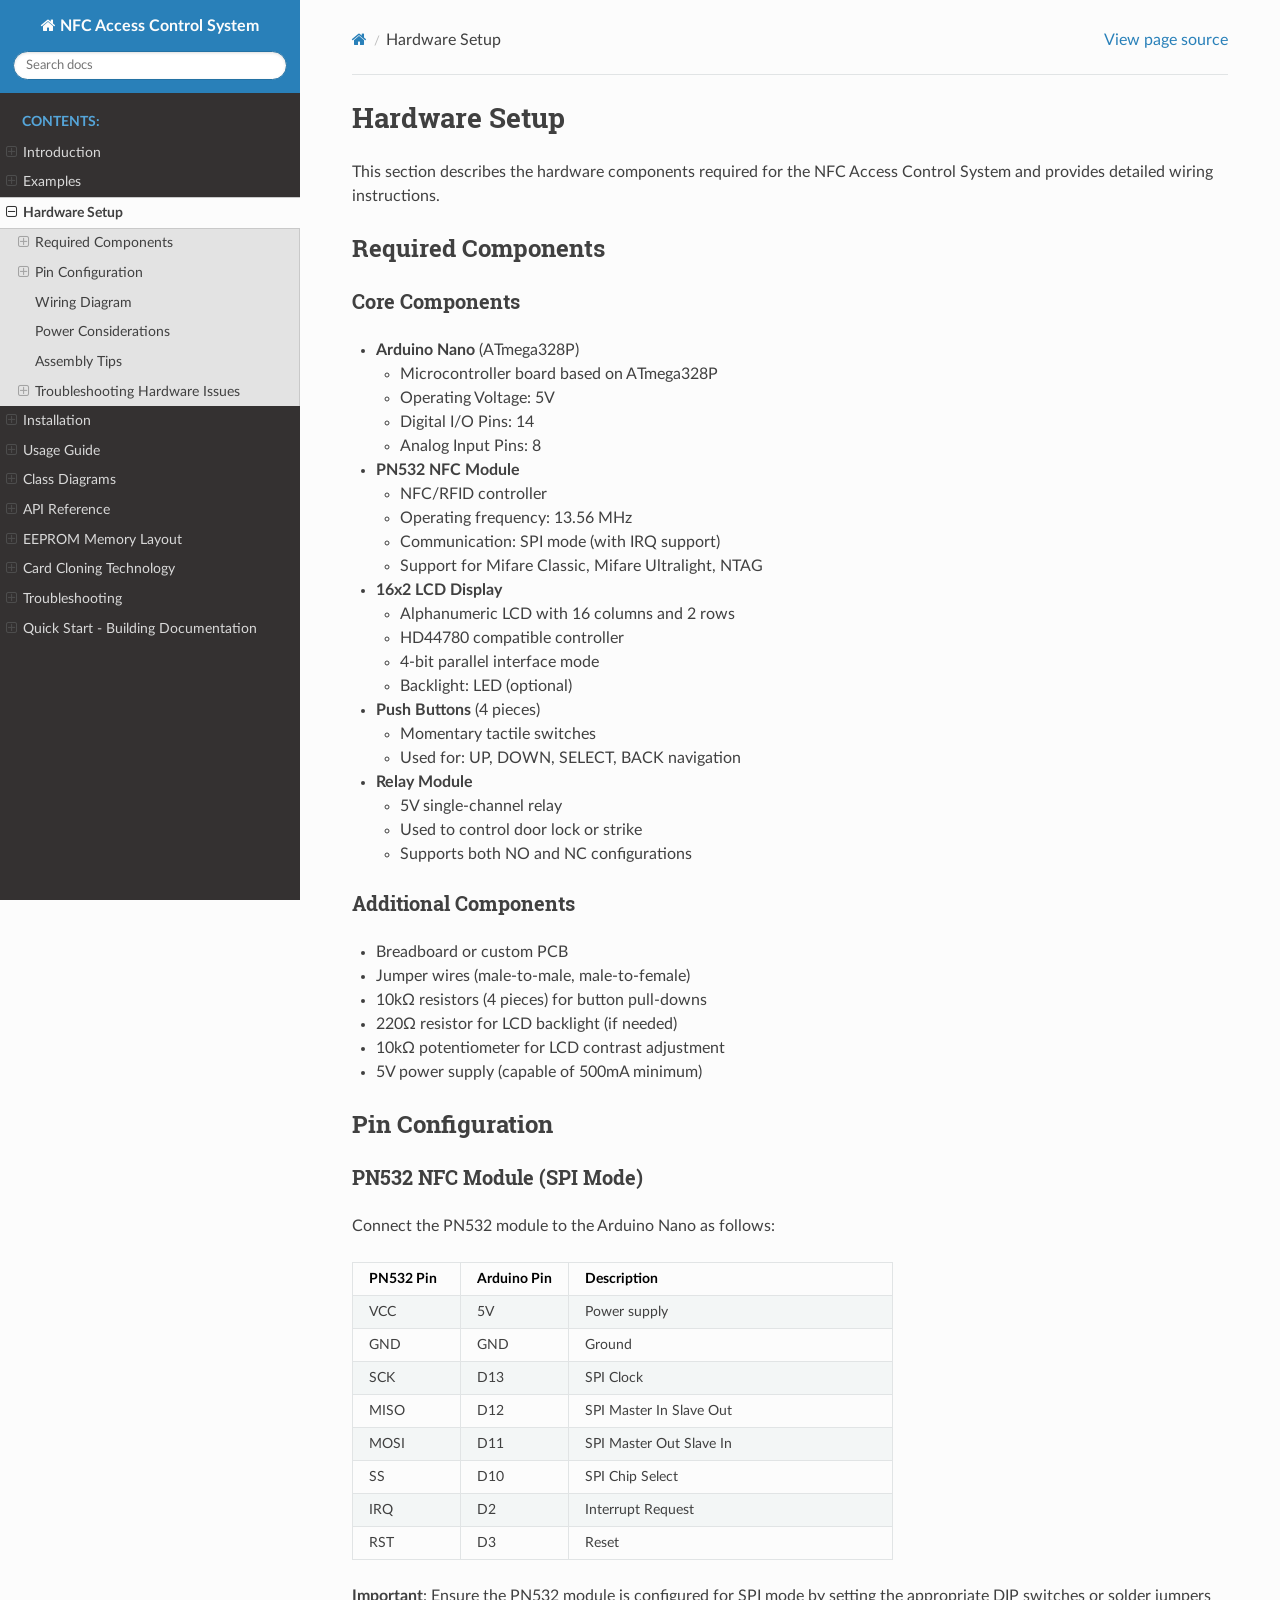
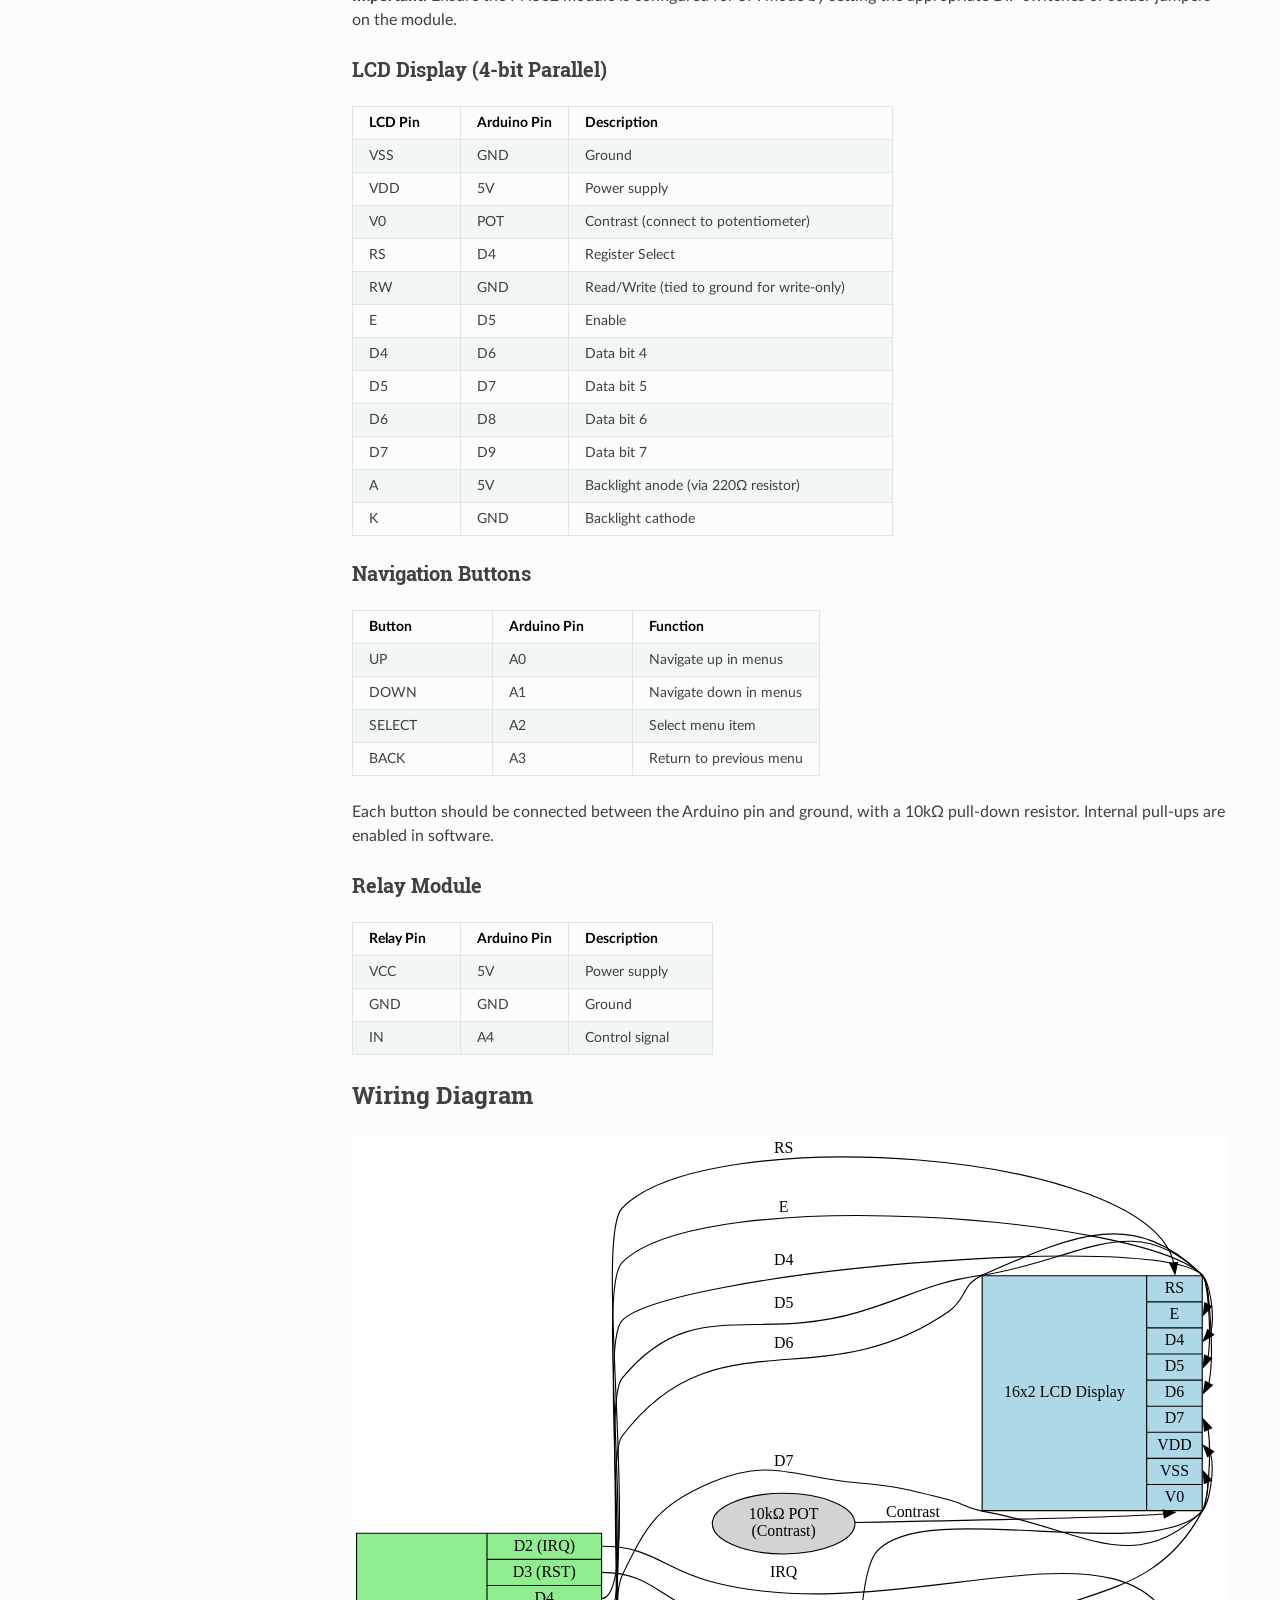
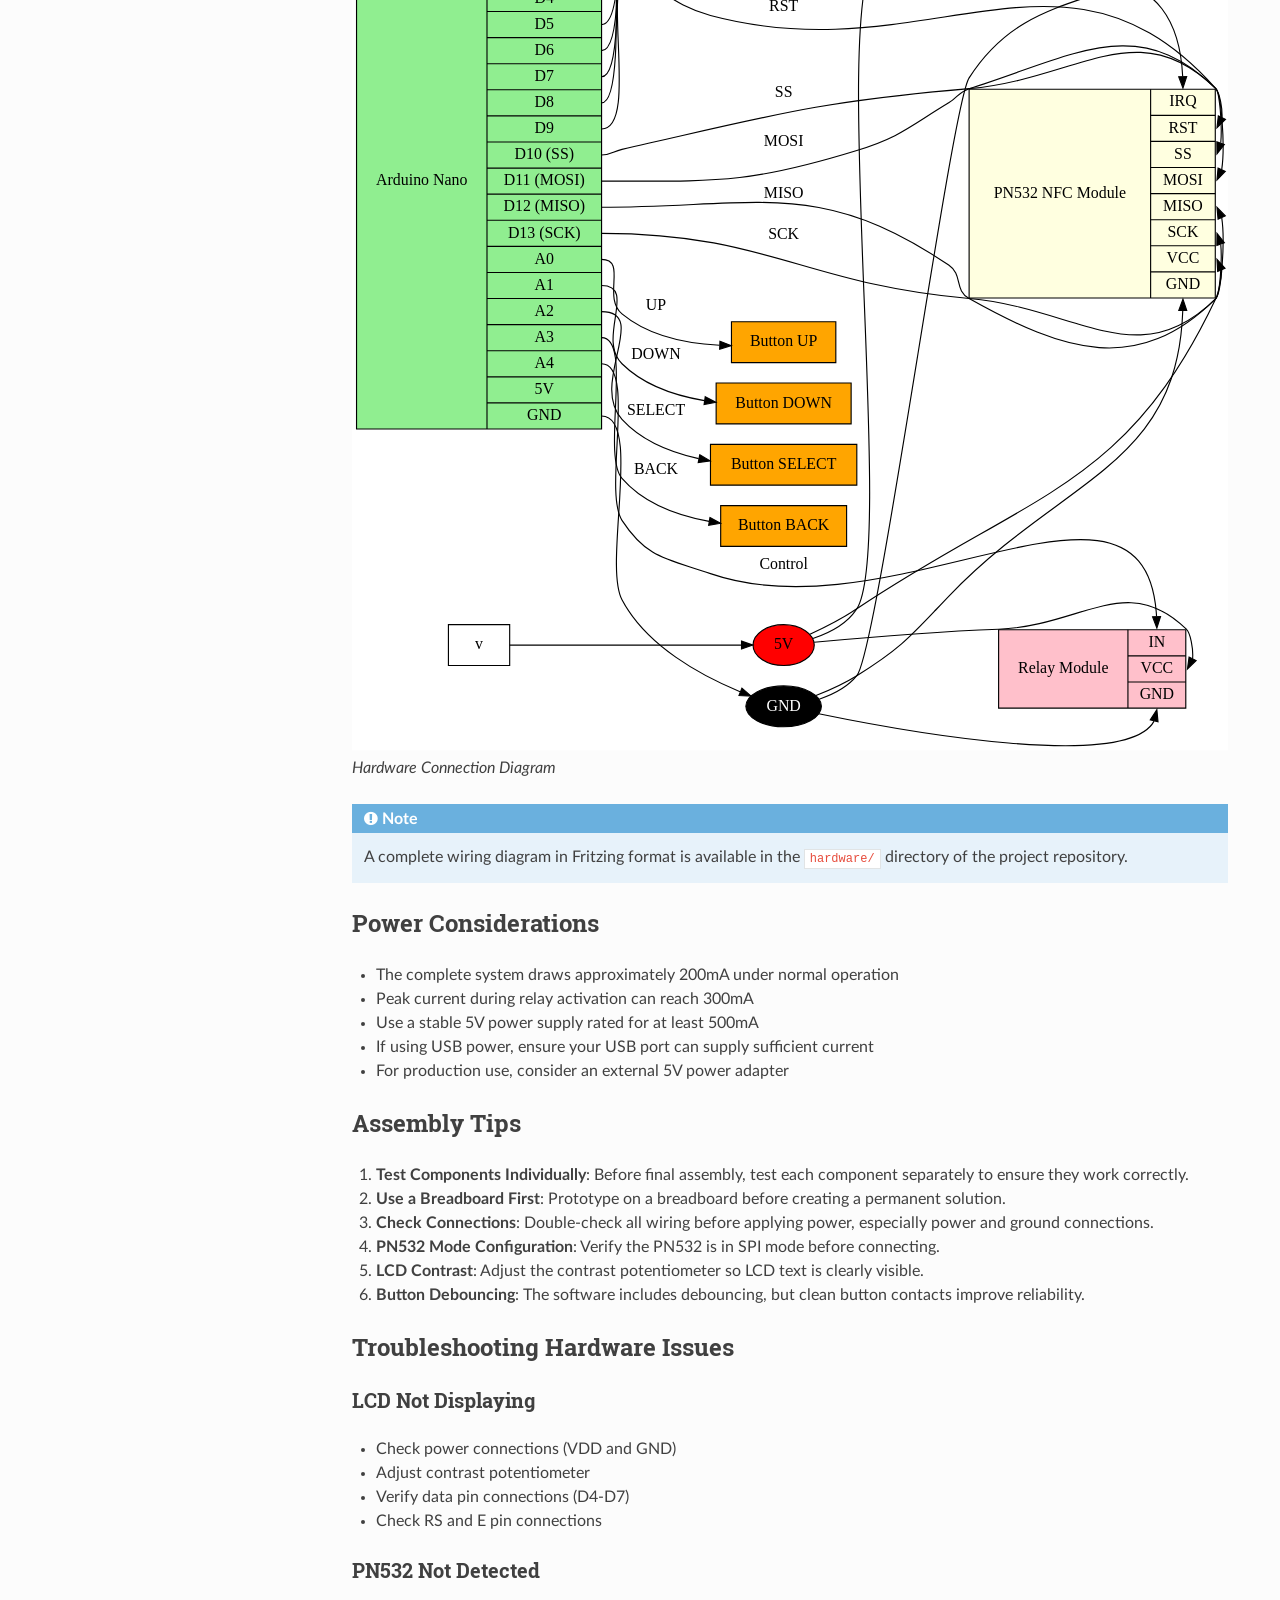
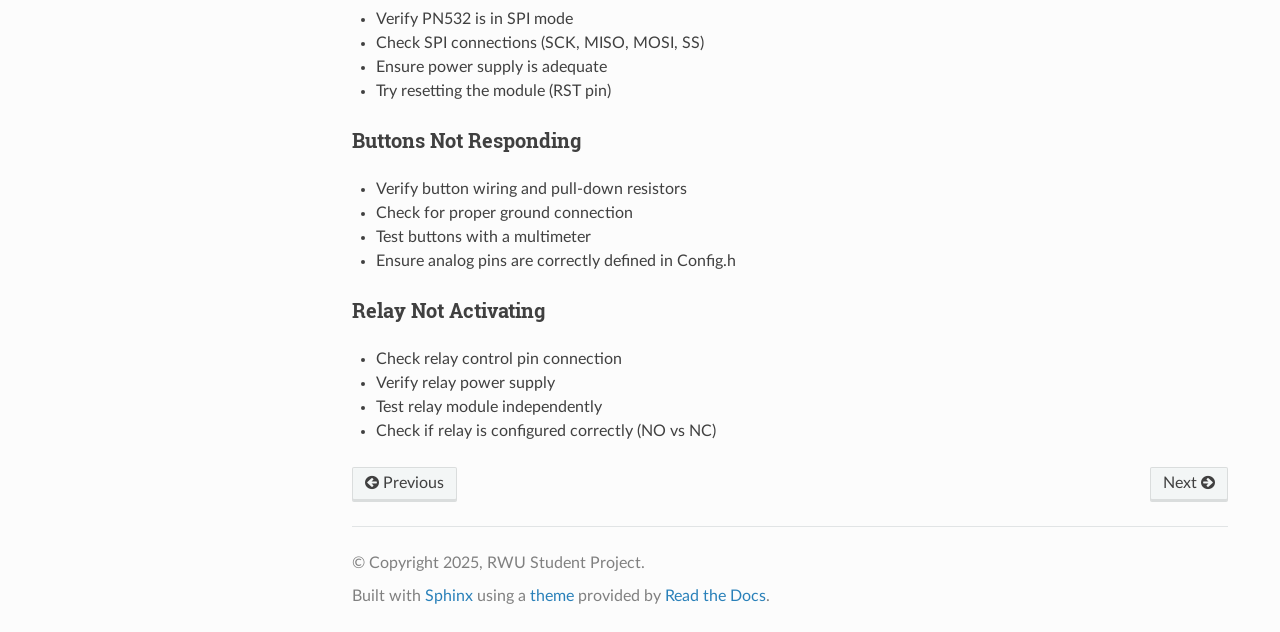
<file: hardware.html>
<!DOCTYPE html>
<html class="writer-html5" lang="en" data-content_root="./">
<head>
  <meta charset="utf-8" /><meta name="viewport" content="width=device-width, initial-scale=1" />

  <meta name="viewport" content="width=device-width, initial-scale=1.0" />
  <title>Hardware Setup &mdash; NFC Access Control System 1.0.0 documentation</title>
      <link rel="stylesheet" type="text/css" href="_static/pygments.css?v=03e43079" />
      <link rel="stylesheet" type="text/css" href="_static/css/theme.css?v=e59714d7" />
      <link rel="stylesheet" type="text/css" href="_static/graphviz.css?v=4ae1632d" />
      <link rel="stylesheet" type="text/css" href="_static/custom.css?v=467e753e" />

  
      <script src="_static/jquery.js?v=5d32c60e"></script>
      <script src="_static/_sphinx_javascript_frameworks_compat.js?v=2cd50e6c"></script>
      <script src="_static/documentation_options.js?v=8d563738"></script>
      <script src="_static/doctools.js?v=9bcbadda"></script>
      <script src="_static/sphinx_highlight.js?v=dc90522c"></script>
    <script src="_static/js/theme.js"></script>
    <link rel="index" title="Index" href="genindex.html" />
    <link rel="search" title="Search" href="search.html" />
    <link rel="next" title="Installation" href="installation.html" />
    <link rel="prev" title="Examples" href="examples.html" /> 
</head>

<body class="wy-body-for-nav"> 
  <div class="wy-grid-for-nav">
    <nav data-toggle="wy-nav-shift" class="wy-nav-side">
      <div class="wy-side-scroll">
        <div class="wy-side-nav-search" >

          
          
          <a href="index.html" class="icon icon-home">
            NFC Access Control System
          </a>
<div role="search">
  <form id="rtd-search-form" class="wy-form" action="search.html" method="get">
    <input type="text" name="q" placeholder="Search docs" aria-label="Search docs" />
    <input type="hidden" name="check_keywords" value="yes" />
    <input type="hidden" name="area" value="default" />
  </form>
</div>
        </div><div class="wy-menu wy-menu-vertical" data-spy="affix" role="navigation" aria-label="Navigation menu">
              <p class="caption" role="heading"><span class="caption-text">Contents:</span></p>
<ul class="current">
<li class="toctree-l1"><a class="reference internal" href="introduction.html">Introduction</a><ul>
<li class="toctree-l2"><a class="reference internal" href="introduction.html#project-evolution">Project Evolution</a></li>
<li class="toctree-l2"><a class="reference internal" href="introduction.html#what-is-nfc">What is NFC?</a></li>
<li class="toctree-l2"><a class="reference internal" href="introduction.html#system-architecture">System Architecture</a><ul>
<li class="toctree-l3"><a class="reference internal" href="introduction.html#hardware-layer">Hardware Layer</a></li>
<li class="toctree-l3"><a class="reference internal" href="introduction.html#software-layer">Software Layer</a></li>
</ul>
</li>
<li class="toctree-l2"><a class="reference internal" href="introduction.html#design-philosophy">Design Philosophy</a><ul>
<li class="toctree-l3"><a class="reference internal" href="introduction.html#security-first">Security First</a></li>
<li class="toctree-l3"><a class="reference internal" href="introduction.html#user-friendly">User Friendly</a></li>
<li class="toctree-l3"><a class="reference internal" href="introduction.html#educational-value">Educational Value</a></li>
<li class="toctree-l3"><a class="reference internal" href="introduction.html#flexibility">Flexibility</a></li>
<li class="toctree-l3"><a class="reference internal" href="introduction.html#reliability">Reliability</a></li>
</ul>
</li>
<li class="toctree-l2"><a class="reference internal" href="introduction.html#use-cases">Use Cases</a><ul>
<li class="toctree-l3"><a class="reference internal" href="introduction.html#educational-applications">Educational Applications</a></li>
<li class="toctree-l3"><a class="reference internal" href="introduction.html#practical-applications">Practical Applications</a></li>
</ul>
</li>
<li class="toctree-l2"><a class="reference internal" href="introduction.html#technical-specifications">Technical Specifications</a><ul>
<li class="toctree-l3"><a class="reference internal" href="introduction.html#hardware-requirements">Hardware Requirements</a></li>
<li class="toctree-l3"><a class="reference internal" href="introduction.html#software-capabilities">Software Capabilities</a></li>
<li class="toctree-l3"><a class="reference internal" href="introduction.html#performance-metrics">Performance Metrics</a></li>
</ul>
</li>
<li class="toctree-l2"><a class="reference internal" href="introduction.html#getting-started">Getting Started</a></li>
<li class="toctree-l2"><a class="reference internal" href="introduction.html#project-structure">Project Structure</a><ul>
<li class="toctree-l3"><a class="reference internal" href="introduction.html#id1">Hardware Layer</a></li>
<li class="toctree-l3"><a class="reference internal" href="introduction.html#id2">Software Layer</a></li>
</ul>
</li>
<li class="toctree-l2"><a class="reference internal" href="introduction.html#id3">Design Philosophy</a><ul>
<li class="toctree-l3"><a class="reference internal" href="introduction.html#id4">Security First</a></li>
<li class="toctree-l3"><a class="reference internal" href="introduction.html#id5">User Friendly</a></li>
<li class="toctree-l3"><a class="reference internal" href="introduction.html#id6">Educational Value</a></li>
<li class="toctree-l3"><a class="reference internal" href="introduction.html#id7">Flexibility</a></li>
<li class="toctree-l3"><a class="reference internal" href="introduction.html#id8">Reliability</a></li>
</ul>
</li>
<li class="toctree-l2"><a class="reference internal" href="introduction.html#id9">Use Cases</a><ul>
<li class="toctree-l3"><a class="reference internal" href="introduction.html#id10">Educational Applications</a></li>
<li class="toctree-l3"><a class="reference internal" href="introduction.html#id11">Practical Applications</a></li>
</ul>
</li>
<li class="toctree-l2"><a class="reference internal" href="introduction.html#id12">Technical Specifications</a><ul>
<li class="toctree-l3"><a class="reference internal" href="introduction.html#id13">Hardware Requirements</a></li>
<li class="toctree-l3"><a class="reference internal" href="introduction.html#id14">Software Capabilities</a></li>
<li class="toctree-l3"><a class="reference internal" href="introduction.html#id15">Performance Metrics</a></li>
</ul>
</li>
<li class="toctree-l2"><a class="reference internal" href="introduction.html#id16">Getting Started</a></li>
<li class="toctree-l2"><a class="reference internal" href="introduction.html#id17">Project Structure</a></li>
</ul>
</li>
<li class="toctree-l1"><a class="reference internal" href="examples.html">Examples</a><ul>
<li class="toctree-l2"><a class="reference internal" href="examples.html#course-tasks-overview">Course Tasks Overview</a></li>
<li class="toctree-l2"><a class="reference internal" href="examples.html#task-1-reading-nfc-tags">Task 1: Reading NFC Tags</a><ul>
<li class="toctree-l3"><a class="reference internal" href="examples.html#learning-objectives">Learning Objectives</a></li>
<li class="toctree-l3"><a class="reference internal" href="examples.html#example-code-read-example-cpp">Example Code: read_example.cpp</a></li>
<li class="toctree-l3"><a class="reference internal" href="examples.html#key-concepts">Key Concepts</a></li>
<li class="toctree-l3"><a class="reference internal" href="examples.html#running-the-example">Running the Example</a></li>
<li class="toctree-l3"><a class="reference internal" href="examples.html#expected-output">Expected Output</a></li>
</ul>
</li>
<li class="toctree-l2"><a class="reference internal" href="examples.html#task-2-writing-to-nfc-tags">Task 2: Writing to NFC Tags</a><ul>
<li class="toctree-l3"><a class="reference internal" href="examples.html#id1">Learning Objectives</a></li>
<li class="toctree-l3"><a class="reference internal" href="examples.html#example-code-write-example-cpp">Example Code: write_example.cpp</a></li>
<li class="toctree-l3"><a class="reference internal" href="examples.html#card-storage-structures">Card Storage Structures</a></li>
<li class="toctree-l3"><a class="reference internal" href="examples.html#write-functions-reference">Write Functions Reference</a></li>
<li class="toctree-l3"><a class="reference internal" href="examples.html#id2">Running the Example</a></li>
<li class="toctree-l3"><a class="reference internal" href="examples.html#safety-tips">Safety Tips</a></li>
<li class="toctree-l3"><a class="reference internal" href="examples.html#common-issues-and-solutions">Common Issues and Solutions</a></li>
</ul>
</li>
<li class="toctree-l2"><a class="reference internal" href="examples.html#advanced-topics">Advanced Topics</a><ul>
<li class="toctree-l3"><a class="reference internal" href="examples.html#card-cloning">Card Cloning</a></li>
<li class="toctree-l3"><a class="reference internal" href="examples.html#ndef-messages">NDEF Messages</a></li>
</ul>
</li>
<li class="toctree-l2"><a class="reference internal" href="examples.html#next-steps">Next Steps</a></li>
<li class="toctree-l2"><a class="reference internal" href="examples.html#tips-for-development">Tips for Development</a></li>
<li class="toctree-l2"><a class="reference internal" href="examples.html#see-also">See Also</a></li>
</ul>
</li>
<li class="toctree-l1 current"><a class="current reference internal" href="#">Hardware Setup</a><ul>
<li class="toctree-l2"><a class="reference internal" href="#required-components">Required Components</a><ul>
<li class="toctree-l3"><a class="reference internal" href="#core-components">Core Components</a></li>
<li class="toctree-l3"><a class="reference internal" href="#additional-components">Additional Components</a></li>
</ul>
</li>
<li class="toctree-l2"><a class="reference internal" href="#pin-configuration">Pin Configuration</a><ul>
<li class="toctree-l3"><a class="reference internal" href="#pn532-nfc-module-spi-mode">PN532 NFC Module (SPI Mode)</a></li>
<li class="toctree-l3"><a class="reference internal" href="#lcd-display-4-bit-parallel">LCD Display (4-bit Parallel)</a></li>
<li class="toctree-l3"><a class="reference internal" href="#navigation-buttons">Navigation Buttons</a></li>
<li class="toctree-l3"><a class="reference internal" href="#relay-module">Relay Module</a></li>
</ul>
</li>
<li class="toctree-l2"><a class="reference internal" href="#wiring-diagram">Wiring Diagram</a></li>
<li class="toctree-l2"><a class="reference internal" href="#power-considerations">Power Considerations</a></li>
<li class="toctree-l2"><a class="reference internal" href="#assembly-tips">Assembly Tips</a></li>
<li class="toctree-l2"><a class="reference internal" href="#troubleshooting-hardware-issues">Troubleshooting Hardware Issues</a><ul>
<li class="toctree-l3"><a class="reference internal" href="#lcd-not-displaying">LCD Not Displaying</a></li>
<li class="toctree-l3"><a class="reference internal" href="#pn532-not-detected">PN532 Not Detected</a></li>
<li class="toctree-l3"><a class="reference internal" href="#buttons-not-responding">Buttons Not Responding</a></li>
<li class="toctree-l3"><a class="reference internal" href="#relay-not-activating">Relay Not Activating</a></li>
</ul>
</li>
</ul>
</li>
<li class="toctree-l1"><a class="reference internal" href="installation.html">Installation</a><ul>
<li class="toctree-l2"><a class="reference internal" href="installation.html#prerequisites">Prerequisites</a><ul>
<li class="toctree-l3"><a class="reference internal" href="installation.html#required-software">Required Software</a></li>
<li class="toctree-l3"><a class="reference internal" href="installation.html#recommended-tools">Recommended Tools</a></li>
</ul>
</li>
<li class="toctree-l2"><a class="reference internal" href="installation.html#setting-up-platformio">Setting Up PlatformIO</a><ul>
<li class="toctree-l3"><a class="reference internal" href="installation.html#option-1-platformio-ide-recommended">Option 1: PlatformIO IDE (Recommended)</a></li>
<li class="toctree-l3"><a class="reference internal" href="installation.html#option-2-platformio-core-cli">Option 2: PlatformIO Core (CLI)</a></li>
</ul>
</li>
<li class="toctree-l2"><a class="reference internal" href="installation.html#getting-the-source-code">Getting the Source Code</a><ul>
<li class="toctree-l3"><a class="reference internal" href="installation.html#clone-from-repository">Clone from Repository</a></li>
<li class="toctree-l3"><a class="reference internal" href="installation.html#download-zip">Download ZIP</a></li>
</ul>
</li>
<li class="toctree-l2"><a class="reference internal" href="installation.html#project-structure">Project Structure</a></li>
<li class="toctree-l2"><a class="reference internal" href="installation.html#configuration">Configuration</a><ul>
<li class="toctree-l3"><a class="reference internal" href="installation.html#pin-configuration">Pin Configuration</a></li>
</ul>
</li>
<li class="toctree-l2"><a class="reference internal" href="installation.html#building-the-firmware">Building the Firmware</a><ul>
<li class="toctree-l3"><a class="reference internal" href="installation.html#using-platformio-ide">Using PlatformIO IDE</a></li>
<li class="toctree-l3"><a class="reference internal" href="installation.html#using-platformio-cli">Using PlatformIO CLI</a></li>
</ul>
</li>
<li class="toctree-l2"><a class="reference internal" href="installation.html#uploading-to-arduino">Uploading to Arduino</a><ul>
<li class="toctree-l3"><a class="reference internal" href="installation.html#preparing-the-arduino">Preparing the Arduino</a></li>
<li class="toctree-l3"><a class="reference internal" href="installation.html#id1">Using PlatformIO IDE</a></li>
<li class="toctree-l3"><a class="reference internal" href="installation.html#specifying-upload-port">Specifying Upload Port</a></li>
</ul>
</li>
<li class="toctree-l2"><a class="reference internal" href="installation.html#monitoring-serial-output">Monitoring Serial Output</a><ul>
<li class="toctree-l3"><a class="reference internal" href="installation.html#using-platformio">Using PlatformIO</a></li>
<li class="toctree-l3"><a class="reference internal" href="installation.html#using-arduino-ide-serial-monitor">Using Arduino IDE Serial Monitor</a></li>
</ul>
</li>
<li class="toctree-l2"><a class="reference internal" href="installation.html#troubleshooting-installation">Troubleshooting Installation</a><ul>
<li class="toctree-l3"><a class="reference internal" href="installation.html#build-errors">Build Errors</a></li>
<li class="toctree-l3"><a class="reference internal" href="installation.html#upload-errors">Upload Errors</a></li>
</ul>
</li>
<li class="toctree-l2"><a class="reference internal" href="installation.html#verification">Verification</a></li>
<li class="toctree-l2"><a class="reference internal" href="installation.html#next-steps">Next Steps</a></li>
</ul>
</li>
<li class="toctree-l1"><a class="reference internal" href="usage.html">Usage Guide</a><ul>
<li class="toctree-l2"><a class="reference internal" href="usage.html#system-startup">System Startup</a></li>
<li class="toctree-l2"><a class="reference internal" href="usage.html#normal-operation">Normal Operation</a><ul>
<li class="toctree-l3"><a class="reference internal" href="usage.html#scanning-cards">Scanning Cards</a></li>
</ul>
</li>
<li class="toctree-l2"><a class="reference internal" href="usage.html#menu-system">Menu System</a><ul>
<li class="toctree-l3"><a class="reference internal" href="usage.html#accessing-the-menu">Accessing the Menu</a></li>
<li class="toctree-l3"><a class="reference internal" href="usage.html#menu-navigation">Menu Navigation</a></li>
<li class="toctree-l3"><a class="reference internal" href="usage.html#main-menu-items">Main Menu Items</a></li>
</ul>
</li>
<li class="toctree-l2"><a class="reference internal" href="usage.html#card-management">Card Management</a><ul>
<li class="toctree-l3"><a class="reference internal" href="usage.html#registering-a-new-card">Registering a New Card</a></li>
<li class="toctree-l3"><a class="reference internal" href="usage.html#deleting-a-card">Deleting a Card</a></li>
<li class="toctree-l3"><a class="reference internal" href="usage.html#listing-stored-cards">Listing Stored Cards</a></li>
</ul>
</li>
<li class="toctree-l2"><a class="reference internal" href="usage.html#advanced-features">Advanced Features</a><ul>
<li class="toctree-l3"><a class="reference internal" href="usage.html#card-cloning">Card Cloning</a></li>
<li class="toctree-l3"><a class="reference internal" href="usage.html#system-information">System Information</a></li>
</ul>
</li>
<li class="toctree-l2"><a class="reference internal" href="usage.html#customization">Customization</a><ul>
<li class="toctree-l3"><a class="reference internal" href="usage.html#access-duration">Access Duration</a></li>
<li class="toctree-l3"><a class="reference internal" href="usage.html#button-configuration">Button Configuration</a></li>
<li class="toctree-l3"><a class="reference internal" href="usage.html#card-capacity">Card Capacity</a></li>
</ul>
</li>
<li class="toctree-l2"><a class="reference internal" href="usage.html#best-practices">Best Practices</a><ul>
<li class="toctree-l3"><a class="reference internal" href="usage.html#regular-operation">Regular Operation</a></li>
<li class="toctree-l3"><a class="reference internal" href="usage.html#id1">Card Management</a></li>
<li class="toctree-l3"><a class="reference internal" href="usage.html#system-maintenance">System Maintenance</a></li>
</ul>
</li>
<li class="toctree-l2"><a class="reference internal" href="usage.html#security-considerations">Security Considerations</a><ul>
<li class="toctree-l3"><a class="reference internal" href="usage.html#physical-security">Physical Security</a></li>
<li class="toctree-l3"><a class="reference internal" href="usage.html#access-control">Access Control</a></li>
</ul>
</li>
<li class="toctree-l2"><a class="reference internal" href="usage.html#serial-output">Serial Output</a></li>
<li class="toctree-l2"><a class="reference internal" href="usage.html#troubleshooting-common-issues">Troubleshooting Common Issues</a><ul>
<li class="toctree-l3"><a class="reference internal" href="usage.html#card-not-reading">Card Not Reading</a></li>
<li class="toctree-l3"><a class="reference internal" href="usage.html#false-readings">False Readings</a></li>
<li class="toctree-l3"><a class="reference internal" href="usage.html#menu-not-responding">Menu Not Responding</a></li>
<li class="toctree-l3"><a class="reference internal" href="usage.html#relay-not-activating">Relay Not Activating</a></li>
</ul>
</li>
</ul>
</li>
<li class="toctree-l1"><a class="reference internal" href="diagrams.html">Class Diagrams</a><ul>
<li class="toctree-l2"><a class="reference internal" href="diagrams.html#system-architecture-overview">System Architecture Overview</a></li>
<li class="toctree-l2"><a class="reference internal" href="diagrams.html#accesscontrolsystem-class">AccessControlSystem Class</a></li>
<li class="toctree-l2"><a class="reference internal" href="diagrams.html#nfcreader-class">NFCReader Class</a></li>
<li class="toctree-l2"><a class="reference internal" href="diagrams.html#complete-system-relationships">Complete System Relationships</a></li>
<li class="toctree-l2"><a class="reference internal" href="diagrams.html#state-machine">State Machine</a></li>
<li class="toctree-l2"><a class="reference internal" href="diagrams.html#card-registration-flow">Card Registration Flow</a></li>
<li class="toctree-l2"><a class="reference internal" href="diagrams.html#card-cloning-flow">Card Cloning Flow</a></li>
<li class="toctree-l2"><a class="reference internal" href="diagrams.html#mifare-memory-layout">MIFARE Memory Layout</a></li>
<li class="toctree-l2"><a class="reference internal" href="diagrams.html#installation-and-usage">Installation and Usage</a></li>
<li class="toctree-l2"><a class="reference internal" href="diagrams.html#see-also">See Also</a></li>
</ul>
</li>
<li class="toctree-l1"><a class="reference internal" href="api.html">API Reference</a><ul>
<li class="toctree-l2"><a class="reference internal" href="api.html#core-classes">Core Classes</a><ul>
<li class="toctree-l3"><a class="reference internal" href="api.html#accesscontrolsystem">AccessControlSystem</a><ul>
<li class="toctree-l4"><a class="reference internal" href="api.html#_CPPv419AccessControlSystem"><code class="docutils literal notranslate"><span class="pre">AccessControlSystem</span></code></a></li>
</ul>
</li>
<li class="toctree-l3"><a class="reference internal" href="api.html#nfcreader">NFCReader</a><ul>
<li class="toctree-l4"><a class="reference internal" href="api.html#_CPPv49NFCReader"><code class="docutils literal notranslate"><span class="pre">NFCReader</span></code></a></li>
</ul>
</li>
</ul>
</li>
<li class="toctree-l2"><a class="reference internal" href="api.html#enumerations">Enumerations</a><ul>
<li class="toctree-l3"><a class="reference internal" href="api.html#nfccommmode">NFCCommMode</a></li>
<li class="toctree-l3"><a class="reference internal" href="api.html#nfcreadmode">NFCReadMode</a></li>
<li class="toctree-l3"><a class="reference internal" href="api.html#nfccardtype">NFCCardType</a></li>
</ul>
</li>
<li class="toctree-l2"><a class="reference internal" href="api.html#data-structures">Data Structures</a><ul>
<li class="toctree-l3"><a class="reference internal" href="api.html#nfccardinfo">NFCCardInfo</a></li>
<li class="toctree-l3"><a class="reference internal" href="api.html#nfcwriteresult">NFCWriteResult</a></li>
<li class="toctree-l3"><a class="reference internal" href="api.html#systemstate">SystemState</a></li>
<li class="toctree-l3"><a class="reference internal" href="api.html#state-machine-diagram">State Machine Diagram</a></li>
<li class="toctree-l3"><a class="reference internal" href="api.html#menuitem">MenuItem</a></li>
</ul>
</li>
<li class="toctree-l2"><a class="reference internal" href="api.html#configuration-constants">Configuration Constants</a><ul>
<li class="toctree-l3"><a class="reference internal" href="api.html#hardware-pin-definitions">Hardware Pin Definitions</a></li>
<li class="toctree-l3"><a class="reference internal" href="api.html#system-parameters">System Parameters</a></li>
<li class="toctree-l3"><a class="reference internal" href="api.html#eeprom-memory-map">EEPROM Memory Map</a></li>
<li class="toctree-l3"><a class="reference internal" href="api.html#custom-sector-configuration">Custom Sector Configuration</a></li>
</ul>
</li>
<li class="toctree-l2"><a class="reference internal" href="api.html#example-usage">Example Usage</a><ul>
<li class="toctree-l3"><a class="reference internal" href="api.html#basic-setup">Basic Setup</a></li>
<li class="toctree-l3"><a class="reference internal" href="api.html#custom-card-handling">Custom Card Handling</a></li>
<li class="toctree-l3"><a class="reference internal" href="api.html#manual-card-registration">Manual Card Registration</a></li>
</ul>
</li>
<li class="toctree-l2"><a class="reference internal" href="api.html#return-values">Return Values</a></li>
<li class="toctree-l2"><a class="reference internal" href="api.html#memory-considerations">Memory Considerations</a><ul>
<li class="toctree-l3"><a class="reference internal" href="api.html#eeprom-usage">EEPROM Usage</a></li>
<li class="toctree-l3"><a class="reference internal" href="api.html#ram-usage">RAM Usage</a></li>
</ul>
</li>
<li class="toctree-l2"><a class="reference internal" href="api.html#thread-safety">Thread Safety</a></li>
<li class="toctree-l2"><a class="reference internal" href="api.html#debugging">Debugging</a></li>
</ul>
</li>
<li class="toctree-l1"><a class="reference internal" href="eeprom.html">EEPROM Memory Layout</a><ul>
<li class="toctree-l2"><a class="reference internal" href="eeprom.html#memory-map-overview">Memory Map Overview</a></li>
<li class="toctree-l2"><a class="reference internal" href="eeprom.html#memory-regions">Memory Regions</a><ul>
<li class="toctree-l3"><a class="reference internal" href="eeprom.html#header-section">Header Section</a></li>
<li class="toctree-l3"><a class="reference internal" href="eeprom.html#card-data-section">Card Data Section</a></li>
</ul>
</li>
<li class="toctree-l2"><a class="reference internal" href="eeprom.html#memory-operations">Memory Operations</a><ul>
<li class="toctree-l3"><a class="reference internal" href="eeprom.html#read-operation-flow">Read Operation Flow</a></li>
<li class="toctree-l3"><a class="reference internal" href="eeprom.html#write-operation-flow">Write Operation Flow</a></li>
</ul>
</li>
<li class="toctree-l2"><a class="reference internal" href="eeprom.html#memory-wear-leveling">Memory Wear Leveling</a><ul>
<li class="toctree-l3"><a class="reference internal" href="eeprom.html#write-frequency-estimation">Write Frequency Estimation</a></li>
<li class="toctree-l3"><a class="reference internal" href="eeprom.html#best-practices">Best Practices</a></li>
</ul>
</li>
<li class="toctree-l2"><a class="reference internal" href="eeprom.html#memory-initialization">Memory Initialization</a><ul>
<li class="toctree-l3"><a class="reference internal" href="eeprom.html#first-time-setup">First-Time Setup</a></li>
<li class="toctree-l3"><a class="reference internal" href="eeprom.html#code-example">Code Example</a></li>
</ul>
</li>
<li class="toctree-l2"><a class="reference internal" href="eeprom.html#memory-debugging">Memory Debugging</a></li>
<li class="toctree-l2"><a class="reference internal" href="eeprom.html#summary">Summary</a></li>
</ul>
</li>
<li class="toctree-l1"><a class="reference internal" href="card_cloning.html">Card Cloning Technology</a><ul>
<li class="toctree-l2"><a class="reference internal" href="card_cloning.html#overview">Overview</a></li>
<li class="toctree-l2"><a class="reference internal" href="card_cloning.html#how-it-works">How It Works</a><ul>
<li class="toctree-l3"><a class="reference internal" href="card_cloning.html#dual-uid-system">Dual UID System</a></li>
<li class="toctree-l3"><a class="reference internal" href="card_cloning.html#reading-priority">Reading Priority</a></li>
</ul>
</li>
<li class="toctree-l2"><a class="reference internal" href="card_cloning.html#custom-sector-structure">Custom Sector Structure</a><ul>
<li class="toctree-l3"><a class="reference internal" href="card_cloning.html#sector-1-layout">Sector 1 Layout</a></li>
<li class="toctree-l3"><a class="reference internal" href="card_cloning.html#block-4-structure-uid-block">Block 4 Structure (UID Block)</a></li>
<li class="toctree-l3"><a class="reference internal" href="card_cloning.html#block-5-structure-metadata-block">Block 5 Structure (Metadata Block)</a></li>
</ul>
</li>
<li class="toctree-l2"><a class="reference internal" href="card_cloning.html#cloning-process">Cloning Process</a><ul>
<li class="toctree-l3"><a class="reference internal" href="card_cloning.html#step-by-step-procedure">Step-by-Step Procedure</a></li>
</ul>
</li>
<li class="toctree-l2"><a class="reference internal" href="card_cloning.html#code-implementation">Code Implementation</a><ul>
<li class="toctree-l3"><a class="reference internal" href="card_cloning.html#nfcreader-clonecard-method">NFCReader::cloneCard() Method</a></li>
<li class="toctree-l3"><a class="reference internal" href="card_cloning.html#reading-cloned-uid">Reading Cloned UID</a></li>
</ul>
</li>
<li class="toctree-l2"><a class="reference internal" href="card_cloning.html#security-considerations">Security Considerations</a><ul>
<li class="toctree-l3"><a class="reference internal" href="card_cloning.html#authentication-keys">Authentication Keys</a></li>
<li class="toctree-l3"><a class="reference internal" href="card_cloning.html#access-control">Access Control</a></li>
<li class="toctree-l3"><a class="reference internal" href="card_cloning.html#physical-security">Physical Security</a></li>
</ul>
</li>
<li class="toctree-l2"><a class="reference internal" href="card_cloning.html#limitations">Limitations</a><ul>
<li class="toctree-l3"><a class="reference internal" href="card_cloning.html#card-compatibility">Card Compatibility</a></li>
<li class="toctree-l3"><a class="reference internal" href="card_cloning.html#key-requirements">Key Requirements</a></li>
<li class="toctree-l3"><a class="reference internal" href="card_cloning.html#write-limitations">Write Limitations</a></li>
</ul>
</li>
<li class="toctree-l2"><a class="reference internal" href="card_cloning.html#advantages-over-magic-cards">Advantages Over Magic Cards</a><ul>
<li class="toctree-l3"><a class="reference internal" href="card_cloning.html#traditional-magic-cards">Traditional “Magic” Cards</a></li>
<li class="toctree-l3"><a class="reference internal" href="card_cloning.html#our-custom-sector-approach">Our Custom Sector Approach</a></li>
</ul>
</li>
<li class="toctree-l2"><a class="reference internal" href="card_cloning.html#best-practices">Best Practices</a><ul>
<li class="toctree-l3"><a class="reference internal" href="card_cloning.html#cloning-workflow">Cloning Workflow</a></li>
<li class="toctree-l3"><a class="reference internal" href="card_cloning.html#error-handling">Error Handling</a></li>
<li class="toctree-l3"><a class="reference internal" href="card_cloning.html#storage-management">Storage Management</a></li>
</ul>
</li>
<li class="toctree-l2"><a class="reference internal" href="card_cloning.html#advanced-topics">Advanced Topics</a><ul>
<li class="toctree-l3"><a class="reference internal" href="card_cloning.html#multi-identity-cards">Multi-Identity Cards</a></li>
<li class="toctree-l3"><a class="reference internal" href="card_cloning.html#encrypted-clones">Encrypted Clones</a></li>
<li class="toctree-l3"><a class="reference internal" href="card_cloning.html#time-limited-clones">Time-Limited Clones</a></li>
</ul>
</li>
<li class="toctree-l2"><a class="reference internal" href="card_cloning.html#example-use-cases">Example Use Cases</a><ul>
<li class="toctree-l3"><a class="reference internal" href="card_cloning.html#backup-access-card">Backup Access Card</a></li>
<li class="toctree-l3"><a class="reference internal" href="card_cloning.html#temporary-access">Temporary Access</a></li>
<li class="toctree-l3"><a class="reference internal" href="card_cloning.html#multi-location-access">Multi-Location Access</a></li>
</ul>
</li>
<li class="toctree-l2"><a class="reference internal" href="card_cloning.html#testing-and-validation">Testing and Validation</a></li>
<li class="toctree-l2"><a class="reference internal" href="card_cloning.html#troubleshooting-cloning-issues">Troubleshooting Cloning Issues</a></li>
</ul>
</li>
<li class="toctree-l1"><a class="reference internal" href="troubleshooting.html">Troubleshooting</a><ul>
<li class="toctree-l2"><a class="reference internal" href="troubleshooting.html#hardware-issues">Hardware Issues</a><ul>
<li class="toctree-l3"><a class="reference internal" href="troubleshooting.html#pn532-module-not-detected">PN532 Module Not Detected</a></li>
<li class="toctree-l3"><a class="reference internal" href="troubleshooting.html#lcd-display-issues">LCD Display Issues</a></li>
<li class="toctree-l3"><a class="reference internal" href="troubleshooting.html#button-problems">Button Problems</a></li>
<li class="toctree-l3"><a class="reference internal" href="troubleshooting.html#relay-issues">Relay Issues</a></li>
</ul>
</li>
<li class="toctree-l2"><a class="reference internal" href="troubleshooting.html#card-reading-issues">Card Reading Issues</a><ul>
<li class="toctree-l3"><a class="reference internal" href="troubleshooting.html#cards-not-detected">Cards Not Detected</a></li>
<li class="toctree-l3"><a class="reference internal" href="troubleshooting.html#specific-card-types">Specific Card Types</a></li>
</ul>
</li>
<li class="toctree-l2"><a class="reference internal" href="troubleshooting.html#software-issues">Software Issues</a><ul>
<li class="toctree-l3"><a class="reference internal" href="troubleshooting.html#compilation-errors">Compilation Errors</a></li>
<li class="toctree-l3"><a class="reference internal" href="troubleshooting.html#upload-failures">Upload Failures</a></li>
<li class="toctree-l3"><a class="reference internal" href="troubleshooting.html#runtime-errors">Runtime Errors</a></li>
</ul>
</li>
<li class="toctree-l2"><a class="reference internal" href="troubleshooting.html#cloning-issues">Cloning Issues</a><ul>
<li class="toctree-l3"><a class="reference internal" href="troubleshooting.html#authentication-failed">Authentication Failed</a></li>
<li class="toctree-l3"><a class="reference internal" href="troubleshooting.html#write-failed">Write Failed</a></li>
<li class="toctree-l3"><a class="reference internal" href="troubleshooting.html#verification-failed">Verification Failed</a></li>
<li class="toctree-l3"><a class="reference internal" href="troubleshooting.html#cloned-card-not-working">Cloned Card Not Working</a></li>
</ul>
</li>
<li class="toctree-l2"><a class="reference internal" href="troubleshooting.html#access-control-issues">Access Control Issues</a><ul>
<li class="toctree-l3"><a class="reference internal" href="troubleshooting.html#authorized-card-denied">Authorized Card Denied</a></li>
<li class="toctree-l3"><a class="reference internal" href="troubleshooting.html#unauthorized-card-granted">Unauthorized Card Granted</a></li>
<li class="toctree-l3"><a class="reference internal" href="troubleshooting.html#relay-timing-issues">Relay Timing Issues</a></li>
</ul>
</li>
<li class="toctree-l2"><a class="reference internal" href="troubleshooting.html#menu-system-issues">Menu System Issues</a><ul>
<li class="toctree-l3"><a class="reference internal" href="troubleshooting.html#menu-not-accessible">Menu Not Accessible</a></li>
<li class="toctree-l3"><a class="reference internal" href="troubleshooting.html#cannot-exit-menu">Cannot Exit Menu</a></li>
<li class="toctree-l3"><a class="reference internal" href="troubleshooting.html#cards-not-listing">Cards Not Listing</a></li>
</ul>
</li>
<li class="toctree-l2"><a class="reference internal" href="troubleshooting.html#diagnostic-tools">Diagnostic Tools</a><ul>
<li class="toctree-l3"><a class="reference internal" href="troubleshooting.html#serial-monitor-output">Serial Monitor Output</a></li>
<li class="toctree-l3"><a class="reference internal" href="troubleshooting.html#testing-individual-components">Testing Individual Components</a></li>
</ul>
</li>
<li class="toctree-l2"><a class="reference internal" href="troubleshooting.html#common-error-codes">Common Error Codes</a></li>
<li class="toctree-l2"><a class="reference internal" href="troubleshooting.html#getting-help">Getting Help</a><ul>
<li class="toctree-l3"><a class="reference internal" href="troubleshooting.html#before-seeking-support">Before Seeking Support</a></li>
<li class="toctree-l3"><a class="reference internal" href="troubleshooting.html#information-to-provide">Information to Provide</a></li>
<li class="toctree-l3"><a class="reference internal" href="troubleshooting.html#support-channels">Support Channels</a></li>
</ul>
</li>
<li class="toctree-l2"><a class="reference internal" href="troubleshooting.html#additional-resources">Additional Resources</a></li>
</ul>
</li>
<li class="toctree-l1"><a class="reference internal" href="quickstart.html">Quick Start - Building Documentation</a><ul>
<li class="toctree-l2"><a class="reference internal" href="quickstart.html#installation">Installation</a></li>
<li class="toctree-l2"><a class="reference internal" href="quickstart.html#building">Building</a><ul>
<li class="toctree-l3"><a class="reference internal" href="quickstart.html#html-documentation-recommended">HTML Documentation (Recommended)</a></li>
<li class="toctree-l3"><a class="reference internal" href="quickstart.html#pdf-documentation">PDF Documentation</a></li>
</ul>
</li>
<li class="toctree-l2"><a class="reference internal" href="quickstart.html#viewing">Viewing</a></li>
<li class="toctree-l2"><a class="reference internal" href="quickstart.html#cleaning">Cleaning</a></li>
<li class="toctree-l2"><a class="reference internal" href="quickstart.html#common-issues">Common Issues</a><ul>
<li class="toctree-l3"><a class="reference internal" href="quickstart.html#importerror-no-module-named-sphinx">ImportError: No module named sphinx</a></li>
<li class="toctree-l3"><a class="reference internal" href="quickstart.html#sphinx-build-command-not-found">sphinx-build command not found</a></li>
<li class="toctree-l3"><a class="reference internal" href="quickstart.html#theme-not-found">Theme not found</a></li>
<li class="toctree-l3"><a class="reference internal" href="quickstart.html#latex-errors-when-building-pdf">LaTeX errors when building PDF</a></li>
</ul>
</li>
<li class="toctree-l2"><a class="reference internal" href="quickstart.html#tips">Tips</a></li>
</ul>
</li>
</ul>

        </div>
      </div>
    </nav>

    <section data-toggle="wy-nav-shift" class="wy-nav-content-wrap"><nav class="wy-nav-top" aria-label="Mobile navigation menu" >
          <i data-toggle="wy-nav-top" class="fa fa-bars"></i>
          <a href="index.html">NFC Access Control System</a>
      </nav>

      <div class="wy-nav-content">
        <div class="rst-content">
          <div role="navigation" aria-label="Page navigation">
  <ul class="wy-breadcrumbs">
      <li><a href="index.html" class="icon icon-home" aria-label="Home"></a></li>
      <li class="breadcrumb-item active">Hardware Setup</li>
      <li class="wy-breadcrumbs-aside">
            <a href="_sources/hardware.rst.txt" rel="nofollow"> View page source</a>
      </li>
  </ul>
  <hr/>
</div>
          <div role="main" class="document" itemscope="itemscope" itemtype="http://schema.org/Article">
           <div itemprop="articleBody">
             
  <section id="hardware-setup">
<h1>Hardware Setup<a class="headerlink" href="#hardware-setup" title="Link to this heading"></a></h1>
<p>This section describes the hardware components required for the NFC Access
Control System and provides detailed wiring instructions.</p>
<section id="required-components">
<h2>Required Components<a class="headerlink" href="#required-components" title="Link to this heading"></a></h2>
<section id="core-components">
<h3>Core Components<a class="headerlink" href="#core-components" title="Link to this heading"></a></h3>
<ul class="simple">
<li><p><strong>Arduino Nano</strong> (ATmega328P)</p>
<ul>
<li><p>Microcontroller board based on ATmega328P</p></li>
<li><p>Operating Voltage: 5V</p></li>
<li><p>Digital I/O Pins: 14</p></li>
<li><p>Analog Input Pins: 8</p></li>
</ul>
</li>
<li><p><strong>PN532 NFC Module</strong></p>
<ul>
<li><p>NFC/RFID controller</p></li>
<li><p>Operating frequency: 13.56 MHz</p></li>
<li><p>Communication: SPI mode (with IRQ support)</p></li>
<li><p>Support for Mifare Classic, Mifare Ultralight, NTAG</p></li>
</ul>
</li>
<li><p><strong>16x2 LCD Display</strong></p>
<ul>
<li><p>Alphanumeric LCD with 16 columns and 2 rows</p></li>
<li><p>HD44780 compatible controller</p></li>
<li><p>4-bit parallel interface mode</p></li>
<li><p>Backlight: LED (optional)</p></li>
</ul>
</li>
<li><p><strong>Push Buttons</strong> (4 pieces)</p>
<ul>
<li><p>Momentary tactile switches</p></li>
<li><p>Used for: UP, DOWN, SELECT, BACK navigation</p></li>
</ul>
</li>
<li><p><strong>Relay Module</strong></p>
<ul>
<li><p>5V single-channel relay</p></li>
<li><p>Used to control door lock or strike</p></li>
<li><p>Supports both NO and NC configurations</p></li>
</ul>
</li>
</ul>
</section>
<section id="additional-components">
<h3>Additional Components<a class="headerlink" href="#additional-components" title="Link to this heading"></a></h3>
<ul class="simple">
<li><p>Breadboard or custom PCB</p></li>
<li><p>Jumper wires (male-to-male, male-to-female)</p></li>
<li><p>10kΩ resistors (4 pieces) for button pull-downs</p></li>
<li><p>220Ω resistor for LCD backlight (if needed)</p></li>
<li><p>10kΩ potentiometer for LCD contrast adjustment</p></li>
<li><p>5V power supply (capable of 500mA minimum)</p></li>
</ul>
</section>
</section>
<section id="pin-configuration">
<h2>Pin Configuration<a class="headerlink" href="#pin-configuration" title="Link to this heading"></a></h2>
<section id="pn532-nfc-module-spi-mode">
<h3>PN532 NFC Module (SPI Mode)<a class="headerlink" href="#pn532-nfc-module-spi-mode" title="Link to this heading"></a></h3>
<p>Connect the PN532 module to the Arduino Nano as follows:</p>
<table class="docutils align-default">
<colgroup>
<col style="width: 20.0%" />
<col style="width: 20.0%" />
<col style="width: 60.0%" />
</colgroup>
<thead>
<tr class="row-odd"><th class="head"><p>PN532 Pin</p></th>
<th class="head"><p>Arduino Pin</p></th>
<th class="head"><p>Description</p></th>
</tr>
</thead>
<tbody>
<tr class="row-even"><td><p>VCC</p></td>
<td><p>5V</p></td>
<td><p>Power supply</p></td>
</tr>
<tr class="row-odd"><td><p>GND</p></td>
<td><p>GND</p></td>
<td><p>Ground</p></td>
</tr>
<tr class="row-even"><td><p>SCK</p></td>
<td><p>D13</p></td>
<td><p>SPI Clock</p></td>
</tr>
<tr class="row-odd"><td><p>MISO</p></td>
<td><p>D12</p></td>
<td><p>SPI Master In Slave Out</p></td>
</tr>
<tr class="row-even"><td><p>MOSI</p></td>
<td><p>D11</p></td>
<td><p>SPI Master Out Slave In</p></td>
</tr>
<tr class="row-odd"><td><p>SS</p></td>
<td><p>D10</p></td>
<td><p>SPI Chip Select</p></td>
</tr>
<tr class="row-even"><td><p>IRQ</p></td>
<td><p>D2</p></td>
<td><p>Interrupt Request</p></td>
</tr>
<tr class="row-odd"><td><p>RST</p></td>
<td><p>D3</p></td>
<td><p>Reset</p></td>
</tr>
</tbody>
</table>
<p><strong>Important</strong>: Ensure the PN532 module is configured for SPI mode by setting
the appropriate DIP switches or solder jumpers on the module.</p>
</section>
<section id="lcd-display-4-bit-parallel">
<h3>LCD Display (4-bit Parallel)<a class="headerlink" href="#lcd-display-4-bit-parallel" title="Link to this heading"></a></h3>
<table class="docutils align-default">
<colgroup>
<col style="width: 20.0%" />
<col style="width: 20.0%" />
<col style="width: 60.0%" />
</colgroup>
<thead>
<tr class="row-odd"><th class="head"><p>LCD Pin</p></th>
<th class="head"><p>Arduino Pin</p></th>
<th class="head"><p>Description</p></th>
</tr>
</thead>
<tbody>
<tr class="row-even"><td><p>VSS</p></td>
<td><p>GND</p></td>
<td><p>Ground</p></td>
</tr>
<tr class="row-odd"><td><p>VDD</p></td>
<td><p>5V</p></td>
<td><p>Power supply</p></td>
</tr>
<tr class="row-even"><td><p>V0</p></td>
<td><p>POT</p></td>
<td><p>Contrast (connect to potentiometer)</p></td>
</tr>
<tr class="row-odd"><td><p>RS</p></td>
<td><p>D4</p></td>
<td><p>Register Select</p></td>
</tr>
<tr class="row-even"><td><p>RW</p></td>
<td><p>GND</p></td>
<td><p>Read/Write (tied to ground for write-only)</p></td>
</tr>
<tr class="row-odd"><td><p>E</p></td>
<td><p>D5</p></td>
<td><p>Enable</p></td>
</tr>
<tr class="row-even"><td><p>D4</p></td>
<td><p>D6</p></td>
<td><p>Data bit 4</p></td>
</tr>
<tr class="row-odd"><td><p>D5</p></td>
<td><p>D7</p></td>
<td><p>Data bit 5</p></td>
</tr>
<tr class="row-even"><td><p>D6</p></td>
<td><p>D8</p></td>
<td><p>Data bit 6</p></td>
</tr>
<tr class="row-odd"><td><p>D7</p></td>
<td><p>D9</p></td>
<td><p>Data bit 7</p></td>
</tr>
<tr class="row-even"><td><p>A</p></td>
<td><p>5V</p></td>
<td><p>Backlight anode (via 220Ω resistor)</p></td>
</tr>
<tr class="row-odd"><td><p>K</p></td>
<td><p>GND</p></td>
<td><p>Backlight cathode</p></td>
</tr>
</tbody>
</table>
</section>
<section id="navigation-buttons">
<h3>Navigation Buttons<a class="headerlink" href="#navigation-buttons" title="Link to this heading"></a></h3>
<table class="docutils align-default">
<colgroup>
<col style="width: 30.0%" />
<col style="width: 30.0%" />
<col style="width: 40.0%" />
</colgroup>
<thead>
<tr class="row-odd"><th class="head"><p>Button</p></th>
<th class="head"><p>Arduino Pin</p></th>
<th class="head"><p>Function</p></th>
</tr>
</thead>
<tbody>
<tr class="row-even"><td><p>UP</p></td>
<td><p>A0</p></td>
<td><p>Navigate up in menus</p></td>
</tr>
<tr class="row-odd"><td><p>DOWN</p></td>
<td><p>A1</p></td>
<td><p>Navigate down in menus</p></td>
</tr>
<tr class="row-even"><td><p>SELECT</p></td>
<td><p>A2</p></td>
<td><p>Select menu item</p></td>
</tr>
<tr class="row-odd"><td><p>BACK</p></td>
<td><p>A3</p></td>
<td><p>Return to previous menu</p></td>
</tr>
</tbody>
</table>
<p>Each button should be connected between the Arduino pin and ground, with a
10kΩ pull-down resistor. Internal pull-ups are enabled in software.</p>
</section>
<section id="relay-module">
<h3>Relay Module<a class="headerlink" href="#relay-module" title="Link to this heading"></a></h3>
<table class="docutils align-default">
<colgroup>
<col style="width: 30.0%" />
<col style="width: 30.0%" />
<col style="width: 40.0%" />
</colgroup>
<thead>
<tr class="row-odd"><th class="head"><p>Relay Pin</p></th>
<th class="head"><p>Arduino Pin</p></th>
<th class="head"><p>Description</p></th>
</tr>
</thead>
<tbody>
<tr class="row-even"><td><p>VCC</p></td>
<td><p>5V</p></td>
<td><p>Power supply</p></td>
</tr>
<tr class="row-odd"><td><p>GND</p></td>
<td><p>GND</p></td>
<td><p>Ground</p></td>
</tr>
<tr class="row-even"><td><p>IN</p></td>
<td><p>A4</p></td>
<td><p>Control signal</p></td>
</tr>
</tbody>
</table>
</section>
</section>
<section id="wiring-diagram">
<h2>Wiring Diagram<a class="headerlink" href="#wiring-diagram" title="Link to this heading"></a></h2>
<figure class="align-default" id="id1">
<div class="graphviz"><object data="_images/graphviz-dae8ed03923ea589df644208e1f179e496da36aa.svg" type="image/svg+xml" class="graphviz">
<p class="warning">digraph hardware_connections {
    rankdir=LR;
    node [shape=record];

    // Arduino
    arduino [label=&quot;{Arduino Nano|{&lt;d2&gt;D2 (IRQ)|&lt;d3&gt;D3 (RST)|&lt;d4&gt;D4|&lt;d5&gt;D5|&lt;d6&gt;D6|&lt;d7&gt;D7|&lt;d8&gt;D8|&lt;d9&gt;D9|&lt;d10&gt;D10 (SS)|&lt;d11&gt;D11 (MOSI)|&lt;d12&gt;D12 (MISO)|&lt;d13&gt;D13 (SCK)|&lt;a0&gt;A0|&lt;a1&gt;A1|&lt;a2&gt;A2|&lt;a3&gt;A3|&lt;a4&gt;A4|&lt;5v&gt;5V|&lt;gnd&gt;GND}}&quot;, fillcolor=lightgreen, style=filled];

    // PN532
    pn532 [label=&quot;{PN532 NFC Module|{&lt;irq&gt;IRQ|&lt;rst&gt;RST|&lt;ss&gt;SS|&lt;mosi&gt;MOSI|&lt;miso&gt;MISO|&lt;sck&gt;SCK|&lt;vcc&gt;VCC|&lt;gnd&gt;GND}}&quot;, fillcolor=lightyellow, style=filled];

    // LCD
    lcd [label=&quot;{16x2 LCD Display|{&lt;rs&gt;RS|&lt;e&gt;E|&lt;d4&gt;D4|&lt;d5&gt;D5|&lt;d6&gt;D6|&lt;d7&gt;D7|&lt;vdd&gt;VDD|&lt;vss&gt;VSS|&lt;v0&gt;V0}}&quot;, fillcolor=lightblue, style=filled];

    // Buttons
    btn_up [label=&quot;Button UP&quot;, shape=box, fillcolor=orange, style=filled];
    btn_down [label=&quot;Button DOWN&quot;, shape=box, fillcolor=orange, style=filled];
    btn_select [label=&quot;Button SELECT&quot;, shape=box, fillcolor=orange, style=filled];
    btn_back [label=&quot;Button BACK&quot;, shape=box, fillcolor=orange, style=filled];

    // Relay
    relay [label=&quot;{Relay Module|{&lt;in&gt;IN|&lt;vcc&gt;VCC|&lt;gnd&gt;GND}}&quot;, fillcolor=pink, style=filled];

    // Potentiometer
    pot [label=&quot;10kΩ POT\n(Contrast)&quot;, shape=ellipse, fillcolor=lightgray, style=filled];

    // Power
    power_5v [label=&quot;5V&quot;, shape=ellipse, fillcolor=red, style=filled];
    power_gnd [label=&quot;GND&quot;, shape=ellipse, fillcolor=black, style=filled, fontcolor=white];

    // Connections
    arduino:d2 -&gt; pn532:irq [label=&quot;IRQ&quot;];
    arduino:d3 -&gt; pn532:rst [label=&quot;RST&quot;];
    arduino:d10 -&gt; pn532:ss [label=&quot;SS&quot;];
    arduino:d11 -&gt; pn532:mosi [label=&quot;MOSI&quot;];
    arduino:d12 -&gt; pn532:miso [label=&quot;MISO&quot;];
    arduino:d13 -&gt; pn532:sck [label=&quot;SCK&quot;];

    arduino:d4 -&gt; lcd:rs [label=&quot;RS&quot;];
    arduino:d5 -&gt; lcd:e [label=&quot;E&quot;];
    arduino:d6 -&gt; lcd:d4 [label=&quot;D4&quot;];
    arduino:d7 -&gt; lcd:d5 [label=&quot;D5&quot;];
    arduino:d8 -&gt; lcd:d6 [label=&quot;D6&quot;];
    arduino:d9 -&gt; lcd:d7 [label=&quot;D7&quot;];

    arduino:a0 -&gt; btn_up [label=&quot;UP&quot;];
    arduino:a1 -&gt; btn_down [label=&quot;DOWN&quot;];
    arduino:a2 -&gt; btn_select [label=&quot;SELECT&quot;];
    arduino:a3 -&gt; btn_back [label=&quot;BACK&quot;];

    arduino:a4 -&gt; relay:in [label=&quot;Control&quot;];

    arduino:5v -&gt; power_5v;
    arduino:gnd -&gt; power_gnd;

    power_5v -&gt; pn532:vcc;
    power_5v -&gt; lcd:vdd;
    power_5v -&gt; relay:vcc;

    power_gnd -&gt; pn532:gnd;
    power_gnd -&gt; lcd:vss;
    power_gnd -&gt; relay:gnd;

    pot -&gt; lcd:v0 [label=&quot;Contrast&quot;];
}</p></object></div>
<figcaption>
<p><span class="caption-text">Hardware Connection Diagram</span><a class="headerlink" href="#id1" title="Link to this image"></a></p>
</figcaption>
</figure>
<div class="admonition note">
<p class="admonition-title">Note</p>
<p>A complete wiring diagram in Fritzing format is available in the
<code class="docutils literal notranslate"><span class="pre">hardware/</span></code> directory of the project repository.</p>
</div>
</section>
<section id="power-considerations">
<h2>Power Considerations<a class="headerlink" href="#power-considerations" title="Link to this heading"></a></h2>
<ul class="simple">
<li><p>The complete system draws approximately 200mA under normal operation</p></li>
<li><p>Peak current during relay activation can reach 300mA</p></li>
<li><p>Use a stable 5V power supply rated for at least 500mA</p></li>
<li><p>If using USB power, ensure your USB port can supply sufficient current</p></li>
<li><p>For production use, consider an external 5V power adapter</p></li>
</ul>
</section>
<section id="assembly-tips">
<h2>Assembly Tips<a class="headerlink" href="#assembly-tips" title="Link to this heading"></a></h2>
<ol class="arabic simple">
<li><p><strong>Test Components Individually</strong>: Before final assembly, test each component
separately to ensure they work correctly.</p></li>
<li><p><strong>Use a Breadboard First</strong>: Prototype on a breadboard before creating a
permanent solution.</p></li>
<li><p><strong>Check Connections</strong>: Double-check all wiring before applying power,
especially power and ground connections.</p></li>
<li><p><strong>PN532 Mode Configuration</strong>: Verify the PN532 is in SPI mode before
connecting.</p></li>
<li><p><strong>LCD Contrast</strong>: Adjust the contrast potentiometer so LCD text is clearly
visible.</p></li>
<li><p><strong>Button Debouncing</strong>: The software includes debouncing, but clean button
contacts improve reliability.</p></li>
</ol>
</section>
<section id="troubleshooting-hardware-issues">
<h2>Troubleshooting Hardware Issues<a class="headerlink" href="#troubleshooting-hardware-issues" title="Link to this heading"></a></h2>
<section id="lcd-not-displaying">
<h3>LCD Not Displaying<a class="headerlink" href="#lcd-not-displaying" title="Link to this heading"></a></h3>
<ul class="simple">
<li><p>Check power connections (VDD and GND)</p></li>
<li><p>Adjust contrast potentiometer</p></li>
<li><p>Verify data pin connections (D4-D7)</p></li>
<li><p>Check RS and E pin connections</p></li>
</ul>
</section>
<section id="pn532-not-detected">
<h3>PN532 Not Detected<a class="headerlink" href="#pn532-not-detected" title="Link to this heading"></a></h3>
<ul class="simple">
<li><p>Verify PN532 is in SPI mode</p></li>
<li><p>Check SPI connections (SCK, MISO, MOSI, SS)</p></li>
<li><p>Ensure power supply is adequate</p></li>
<li><p>Try resetting the module (RST pin)</p></li>
</ul>
</section>
<section id="buttons-not-responding">
<h3>Buttons Not Responding<a class="headerlink" href="#buttons-not-responding" title="Link to this heading"></a></h3>
<ul class="simple">
<li><p>Verify button wiring and pull-down resistors</p></li>
<li><p>Check for proper ground connection</p></li>
<li><p>Test buttons with a multimeter</p></li>
<li><p>Ensure analog pins are correctly defined in Config.h</p></li>
</ul>
</section>
<section id="relay-not-activating">
<h3>Relay Not Activating<a class="headerlink" href="#relay-not-activating" title="Link to this heading"></a></h3>
<ul class="simple">
<li><p>Check relay control pin connection</p></li>
<li><p>Verify relay power supply</p></li>
<li><p>Test relay module independently</p></li>
<li><p>Check if relay is configured correctly (NO vs NC)</p></li>
</ul>
</section>
</section>
</section>


           </div>
          </div>
          <footer><div class="rst-footer-buttons" role="navigation" aria-label="Footer">
        <a href="examples.html" class="btn btn-neutral float-left" title="Examples" accesskey="p" rel="prev"><span class="fa fa-arrow-circle-left" aria-hidden="true"></span> Previous</a>
        <a href="installation.html" class="btn btn-neutral float-right" title="Installation" accesskey="n" rel="next">Next <span class="fa fa-arrow-circle-right" aria-hidden="true"></span></a>
    </div>

  <hr/>

  <div role="contentinfo">
    <p>&#169; Copyright 2025, RWU Student Project.</p>
  </div>

  Built with <a href="https://www.sphinx-doc.org/">Sphinx</a> using a
    <a href="https://github.com/readthedocs/sphinx_rtd_theme">theme</a>
    provided by <a href="https://readthedocs.org">Read the Docs</a>.
   

</footer>
        </div>
      </div>
    </section>
  </div>
  <script>
      jQuery(function () {
          SphinxRtdTheme.Navigation.enable(true);
      });
  </script> 

</body>
</html>
</file>
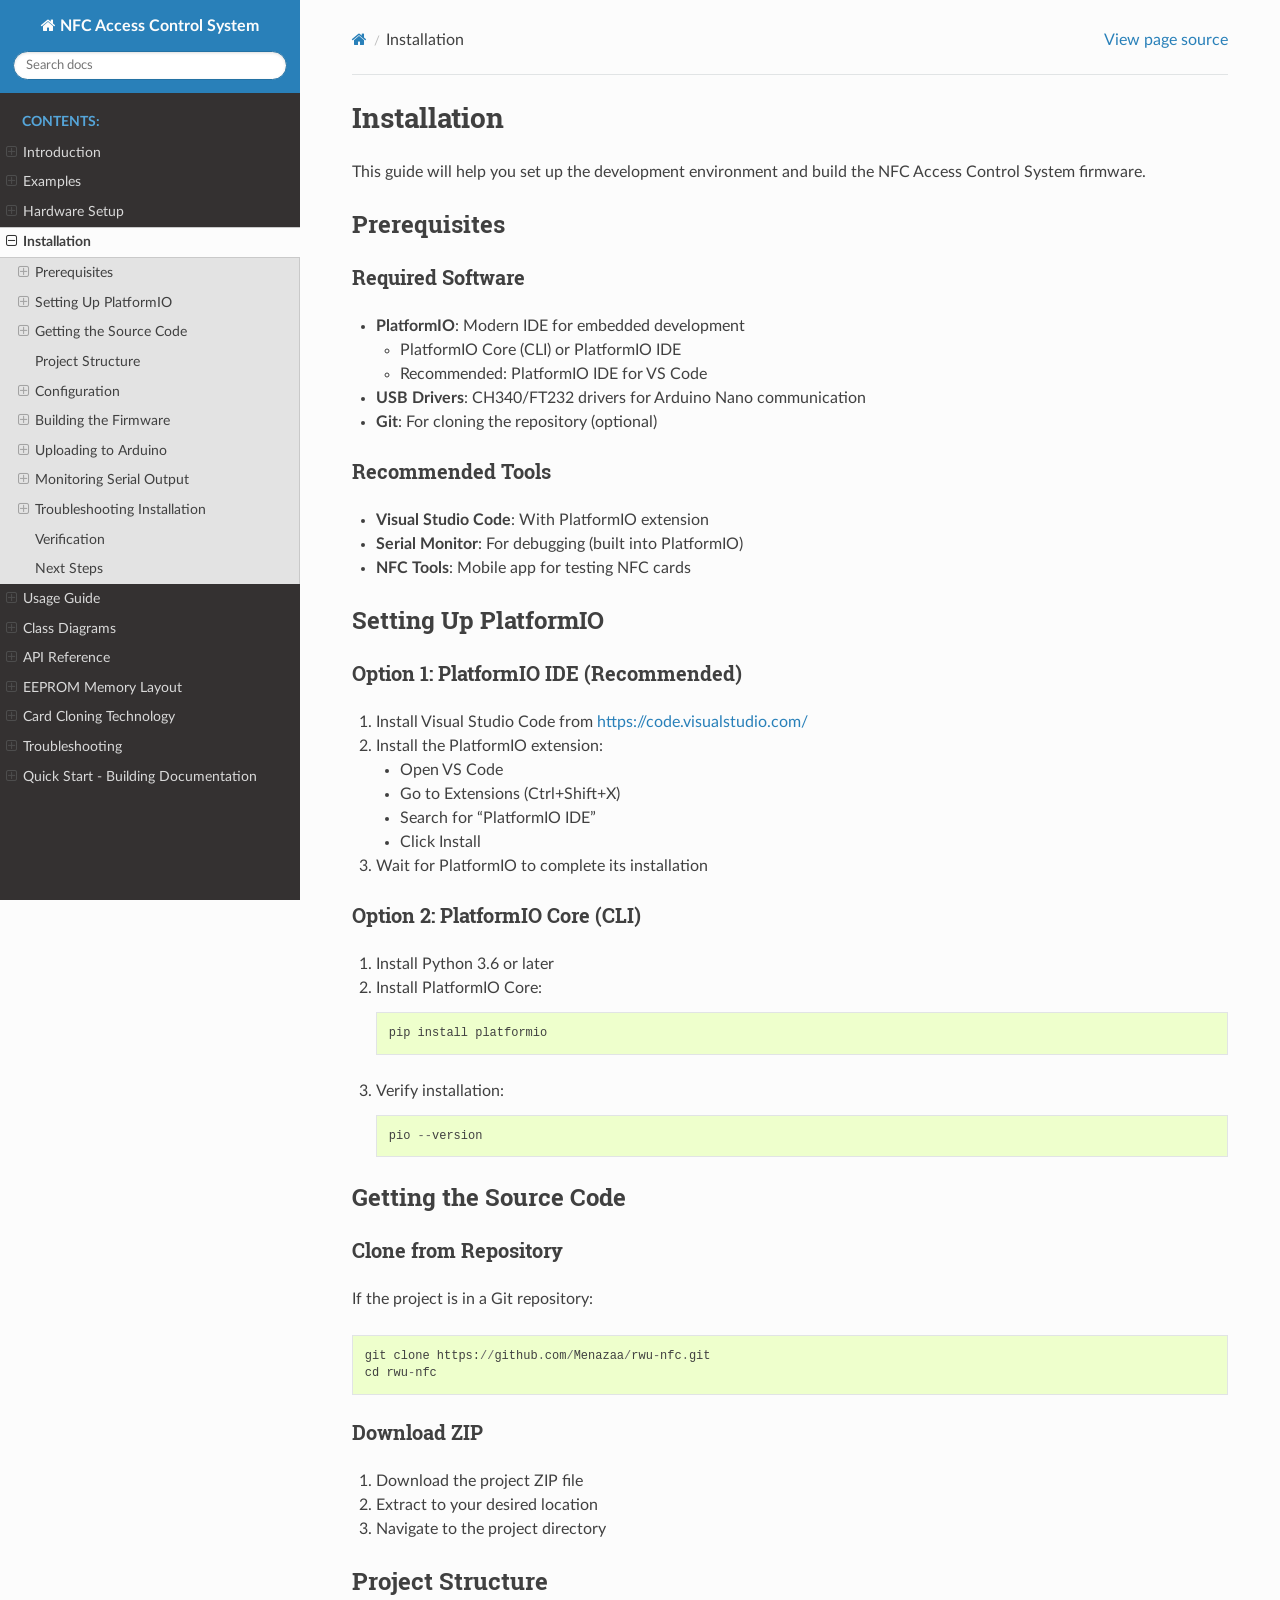
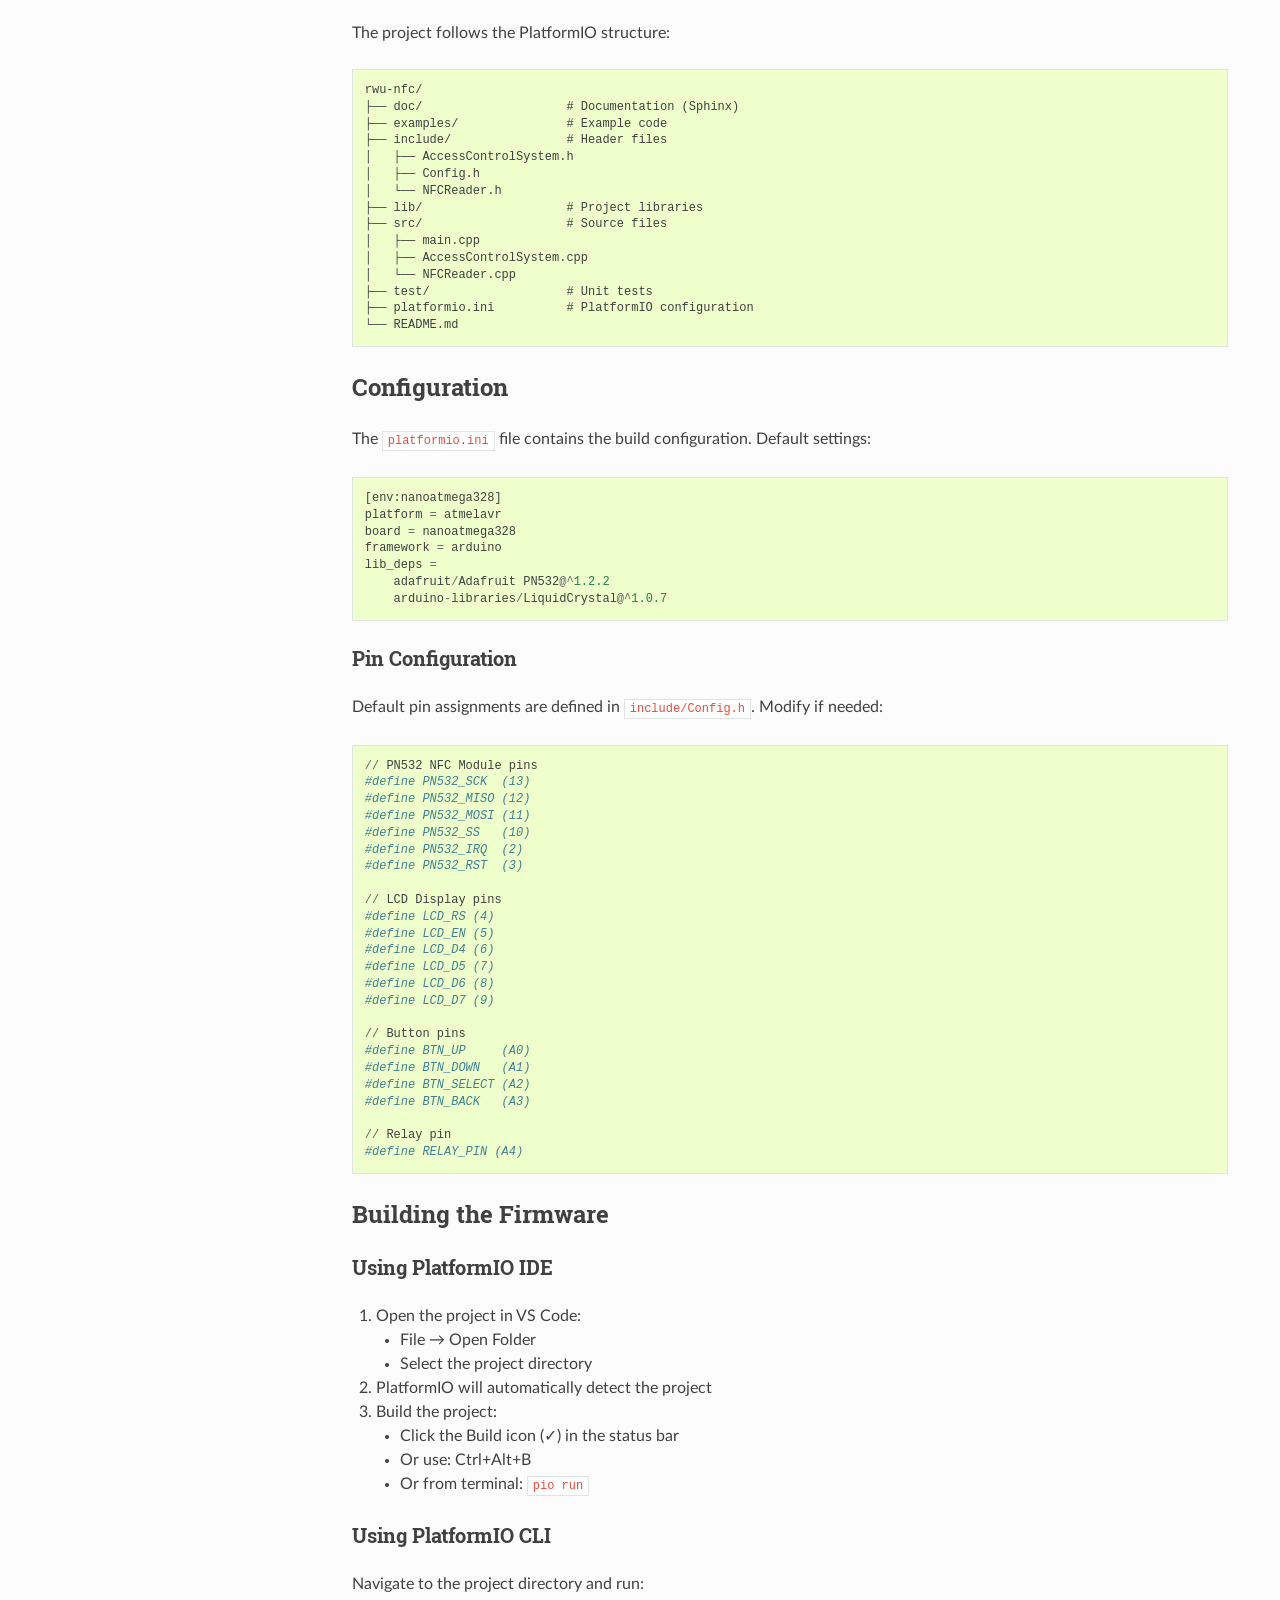
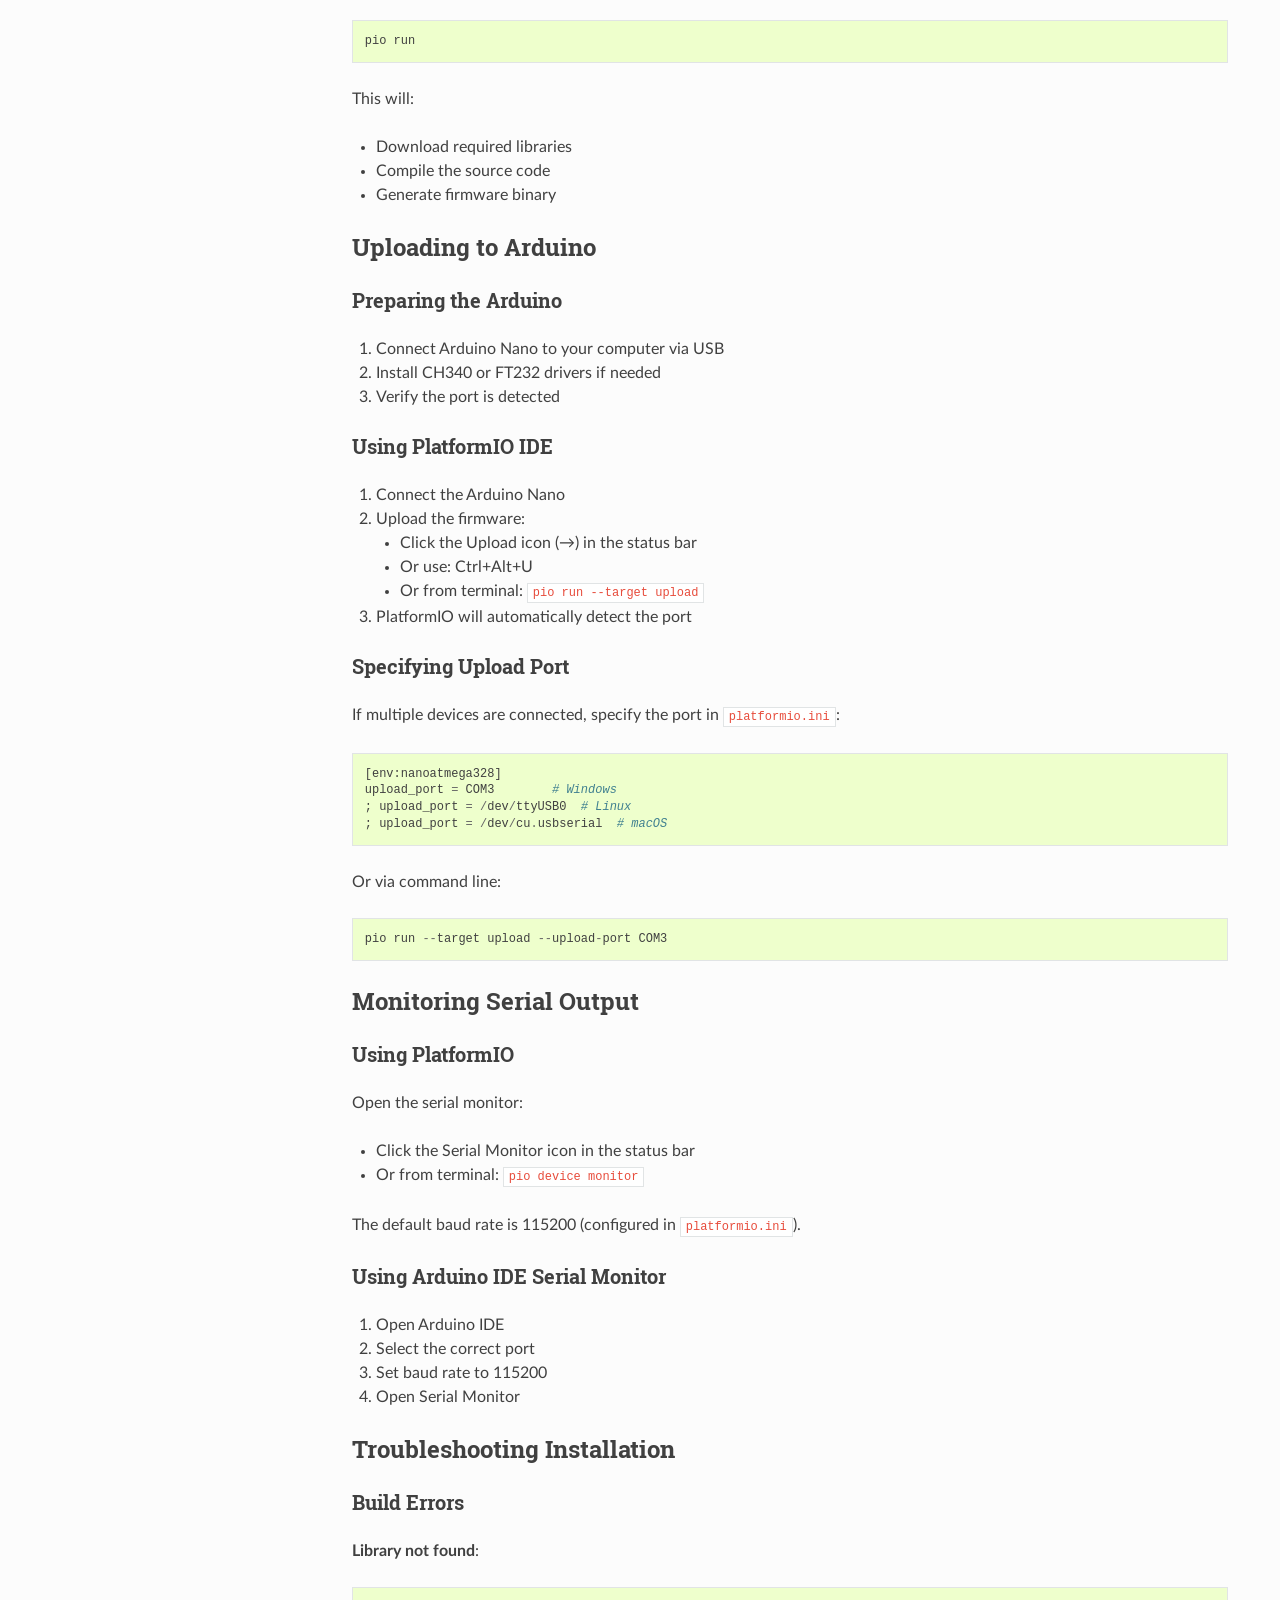
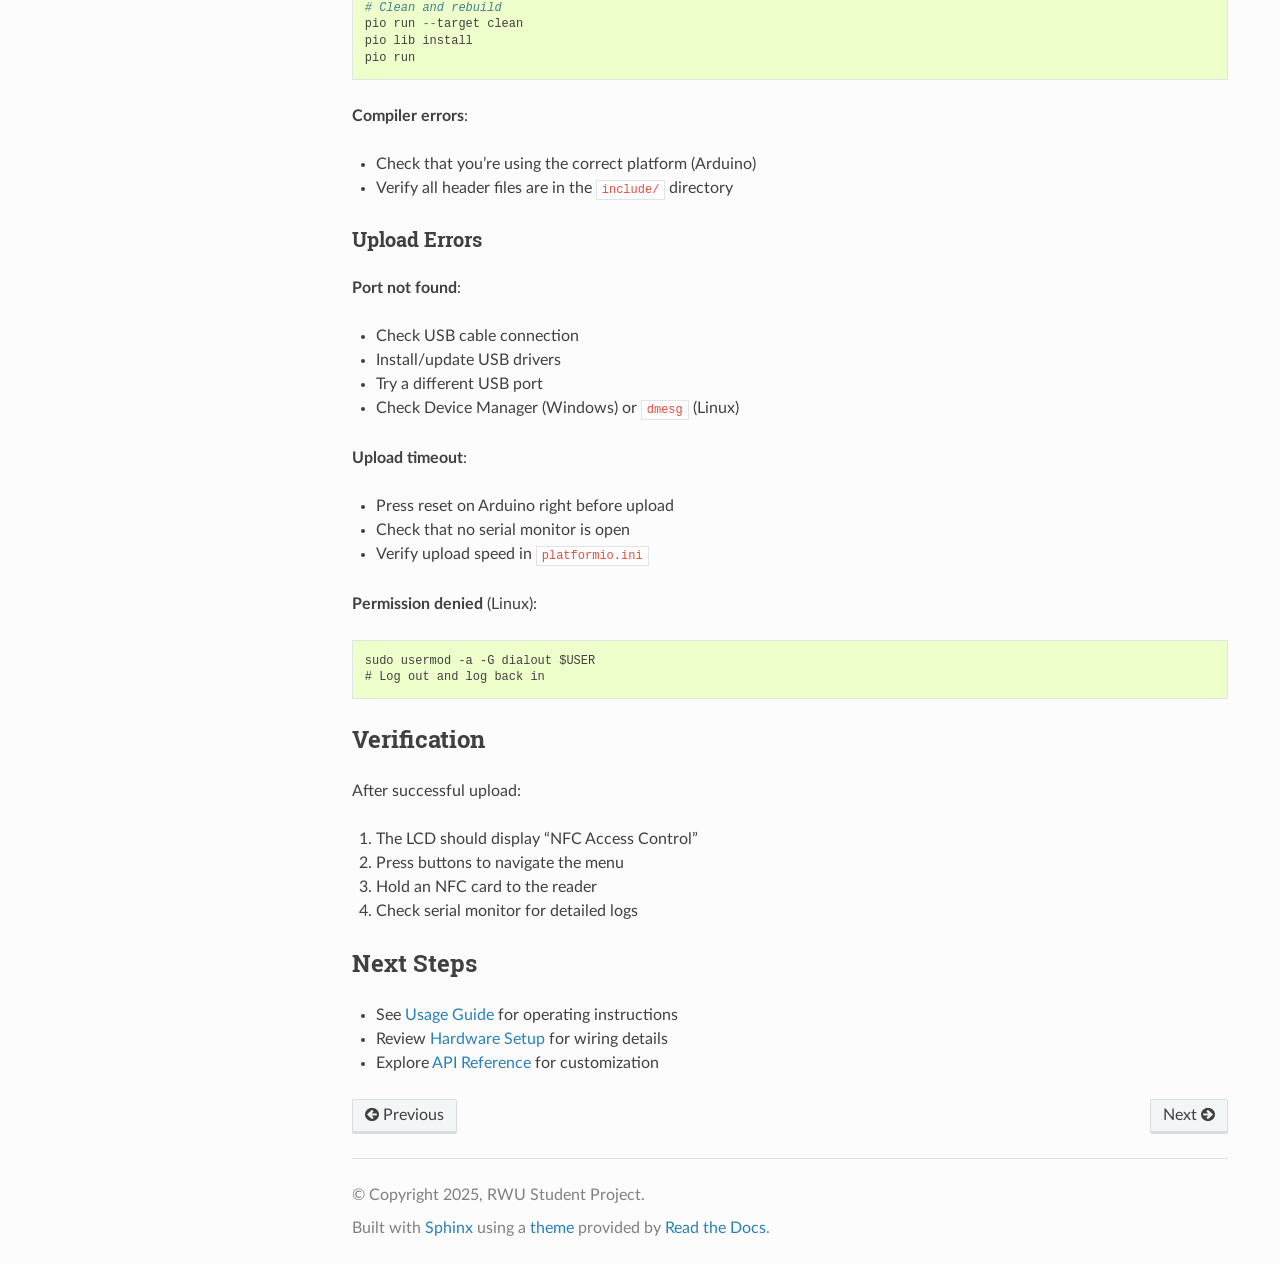
<file: installation.html>
<!DOCTYPE html>
<html class="writer-html5" lang="en" data-content_root="./">
<head>
  <meta charset="utf-8" /><meta name="viewport" content="width=device-width, initial-scale=1" />

  <meta name="viewport" content="width=device-width, initial-scale=1.0" />
  <title>Installation &mdash; NFC Access Control System 1.0.0 documentation</title>
      <link rel="stylesheet" type="text/css" href="_static/pygments.css?v=03e43079" />
      <link rel="stylesheet" type="text/css" href="_static/css/theme.css?v=e59714d7" />
      <link rel="stylesheet" type="text/css" href="_static/graphviz.css?v=4ae1632d" />
      <link rel="stylesheet" type="text/css" href="_static/custom.css?v=467e753e" />

  
      <script src="_static/jquery.js?v=5d32c60e"></script>
      <script src="_static/_sphinx_javascript_frameworks_compat.js?v=2cd50e6c"></script>
      <script src="_static/documentation_options.js?v=8d563738"></script>
      <script src="_static/doctools.js?v=9bcbadda"></script>
      <script src="_static/sphinx_highlight.js?v=dc90522c"></script>
    <script src="_static/js/theme.js"></script>
    <link rel="index" title="Index" href="genindex.html" />
    <link rel="search" title="Search" href="search.html" />
    <link rel="next" title="Usage Guide" href="usage.html" />
    <link rel="prev" title="Hardware Setup" href="hardware.html" /> 
</head>

<body class="wy-body-for-nav"> 
  <div class="wy-grid-for-nav">
    <nav data-toggle="wy-nav-shift" class="wy-nav-side">
      <div class="wy-side-scroll">
        <div class="wy-side-nav-search" >

          
          
          <a href="index.html" class="icon icon-home">
            NFC Access Control System
          </a>
<div role="search">
  <form id="rtd-search-form" class="wy-form" action="search.html" method="get">
    <input type="text" name="q" placeholder="Search docs" aria-label="Search docs" />
    <input type="hidden" name="check_keywords" value="yes" />
    <input type="hidden" name="area" value="default" />
  </form>
</div>
        </div><div class="wy-menu wy-menu-vertical" data-spy="affix" role="navigation" aria-label="Navigation menu">
              <p class="caption" role="heading"><span class="caption-text">Contents:</span></p>
<ul class="current">
<li class="toctree-l1"><a class="reference internal" href="introduction.html">Introduction</a><ul>
<li class="toctree-l2"><a class="reference internal" href="introduction.html#project-evolution">Project Evolution</a></li>
<li class="toctree-l2"><a class="reference internal" href="introduction.html#what-is-nfc">What is NFC?</a></li>
<li class="toctree-l2"><a class="reference internal" href="introduction.html#system-architecture">System Architecture</a><ul>
<li class="toctree-l3"><a class="reference internal" href="introduction.html#hardware-layer">Hardware Layer</a></li>
<li class="toctree-l3"><a class="reference internal" href="introduction.html#software-layer">Software Layer</a></li>
</ul>
</li>
<li class="toctree-l2"><a class="reference internal" href="introduction.html#design-philosophy">Design Philosophy</a><ul>
<li class="toctree-l3"><a class="reference internal" href="introduction.html#security-first">Security First</a></li>
<li class="toctree-l3"><a class="reference internal" href="introduction.html#user-friendly">User Friendly</a></li>
<li class="toctree-l3"><a class="reference internal" href="introduction.html#educational-value">Educational Value</a></li>
<li class="toctree-l3"><a class="reference internal" href="introduction.html#flexibility">Flexibility</a></li>
<li class="toctree-l3"><a class="reference internal" href="introduction.html#reliability">Reliability</a></li>
</ul>
</li>
<li class="toctree-l2"><a class="reference internal" href="introduction.html#use-cases">Use Cases</a><ul>
<li class="toctree-l3"><a class="reference internal" href="introduction.html#educational-applications">Educational Applications</a></li>
<li class="toctree-l3"><a class="reference internal" href="introduction.html#practical-applications">Practical Applications</a></li>
</ul>
</li>
<li class="toctree-l2"><a class="reference internal" href="introduction.html#technical-specifications">Technical Specifications</a><ul>
<li class="toctree-l3"><a class="reference internal" href="introduction.html#hardware-requirements">Hardware Requirements</a></li>
<li class="toctree-l3"><a class="reference internal" href="introduction.html#software-capabilities">Software Capabilities</a></li>
<li class="toctree-l3"><a class="reference internal" href="introduction.html#performance-metrics">Performance Metrics</a></li>
</ul>
</li>
<li class="toctree-l2"><a class="reference internal" href="introduction.html#getting-started">Getting Started</a></li>
<li class="toctree-l2"><a class="reference internal" href="introduction.html#project-structure">Project Structure</a><ul>
<li class="toctree-l3"><a class="reference internal" href="introduction.html#id1">Hardware Layer</a></li>
<li class="toctree-l3"><a class="reference internal" href="introduction.html#id2">Software Layer</a></li>
</ul>
</li>
<li class="toctree-l2"><a class="reference internal" href="introduction.html#id3">Design Philosophy</a><ul>
<li class="toctree-l3"><a class="reference internal" href="introduction.html#id4">Security First</a></li>
<li class="toctree-l3"><a class="reference internal" href="introduction.html#id5">User Friendly</a></li>
<li class="toctree-l3"><a class="reference internal" href="introduction.html#id6">Educational Value</a></li>
<li class="toctree-l3"><a class="reference internal" href="introduction.html#id7">Flexibility</a></li>
<li class="toctree-l3"><a class="reference internal" href="introduction.html#id8">Reliability</a></li>
</ul>
</li>
<li class="toctree-l2"><a class="reference internal" href="introduction.html#id9">Use Cases</a><ul>
<li class="toctree-l3"><a class="reference internal" href="introduction.html#id10">Educational Applications</a></li>
<li class="toctree-l3"><a class="reference internal" href="introduction.html#id11">Practical Applications</a></li>
</ul>
</li>
<li class="toctree-l2"><a class="reference internal" href="introduction.html#id12">Technical Specifications</a><ul>
<li class="toctree-l3"><a class="reference internal" href="introduction.html#id13">Hardware Requirements</a></li>
<li class="toctree-l3"><a class="reference internal" href="introduction.html#id14">Software Capabilities</a></li>
<li class="toctree-l3"><a class="reference internal" href="introduction.html#id15">Performance Metrics</a></li>
</ul>
</li>
<li class="toctree-l2"><a class="reference internal" href="introduction.html#id16">Getting Started</a></li>
<li class="toctree-l2"><a class="reference internal" href="introduction.html#id17">Project Structure</a></li>
</ul>
</li>
<li class="toctree-l1"><a class="reference internal" href="examples.html">Examples</a><ul>
<li class="toctree-l2"><a class="reference internal" href="examples.html#course-tasks-overview">Course Tasks Overview</a></li>
<li class="toctree-l2"><a class="reference internal" href="examples.html#task-1-reading-nfc-tags">Task 1: Reading NFC Tags</a><ul>
<li class="toctree-l3"><a class="reference internal" href="examples.html#learning-objectives">Learning Objectives</a></li>
<li class="toctree-l3"><a class="reference internal" href="examples.html#example-code-read-example-cpp">Example Code: read_example.cpp</a></li>
<li class="toctree-l3"><a class="reference internal" href="examples.html#key-concepts">Key Concepts</a></li>
<li class="toctree-l3"><a class="reference internal" href="examples.html#running-the-example">Running the Example</a></li>
<li class="toctree-l3"><a class="reference internal" href="examples.html#expected-output">Expected Output</a></li>
</ul>
</li>
<li class="toctree-l2"><a class="reference internal" href="examples.html#task-2-writing-to-nfc-tags">Task 2: Writing to NFC Tags</a><ul>
<li class="toctree-l3"><a class="reference internal" href="examples.html#id1">Learning Objectives</a></li>
<li class="toctree-l3"><a class="reference internal" href="examples.html#example-code-write-example-cpp">Example Code: write_example.cpp</a></li>
<li class="toctree-l3"><a class="reference internal" href="examples.html#card-storage-structures">Card Storage Structures</a></li>
<li class="toctree-l3"><a class="reference internal" href="examples.html#write-functions-reference">Write Functions Reference</a></li>
<li class="toctree-l3"><a class="reference internal" href="examples.html#id2">Running the Example</a></li>
<li class="toctree-l3"><a class="reference internal" href="examples.html#safety-tips">Safety Tips</a></li>
<li class="toctree-l3"><a class="reference internal" href="examples.html#common-issues-and-solutions">Common Issues and Solutions</a></li>
</ul>
</li>
<li class="toctree-l2"><a class="reference internal" href="examples.html#advanced-topics">Advanced Topics</a><ul>
<li class="toctree-l3"><a class="reference internal" href="examples.html#card-cloning">Card Cloning</a></li>
<li class="toctree-l3"><a class="reference internal" href="examples.html#ndef-messages">NDEF Messages</a></li>
</ul>
</li>
<li class="toctree-l2"><a class="reference internal" href="examples.html#next-steps">Next Steps</a></li>
<li class="toctree-l2"><a class="reference internal" href="examples.html#tips-for-development">Tips for Development</a></li>
<li class="toctree-l2"><a class="reference internal" href="examples.html#see-also">See Also</a></li>
</ul>
</li>
<li class="toctree-l1"><a class="reference internal" href="hardware.html">Hardware Setup</a><ul>
<li class="toctree-l2"><a class="reference internal" href="hardware.html#required-components">Required Components</a><ul>
<li class="toctree-l3"><a class="reference internal" href="hardware.html#core-components">Core Components</a></li>
<li class="toctree-l3"><a class="reference internal" href="hardware.html#additional-components">Additional Components</a></li>
</ul>
</li>
<li class="toctree-l2"><a class="reference internal" href="hardware.html#pin-configuration">Pin Configuration</a><ul>
<li class="toctree-l3"><a class="reference internal" href="hardware.html#pn532-nfc-module-spi-mode">PN532 NFC Module (SPI Mode)</a></li>
<li class="toctree-l3"><a class="reference internal" href="hardware.html#lcd-display-4-bit-parallel">LCD Display (4-bit Parallel)</a></li>
<li class="toctree-l3"><a class="reference internal" href="hardware.html#navigation-buttons">Navigation Buttons</a></li>
<li class="toctree-l3"><a class="reference internal" href="hardware.html#relay-module">Relay Module</a></li>
</ul>
</li>
<li class="toctree-l2"><a class="reference internal" href="hardware.html#wiring-diagram">Wiring Diagram</a></li>
<li class="toctree-l2"><a class="reference internal" href="hardware.html#power-considerations">Power Considerations</a></li>
<li class="toctree-l2"><a class="reference internal" href="hardware.html#assembly-tips">Assembly Tips</a></li>
<li class="toctree-l2"><a class="reference internal" href="hardware.html#troubleshooting-hardware-issues">Troubleshooting Hardware Issues</a><ul>
<li class="toctree-l3"><a class="reference internal" href="hardware.html#lcd-not-displaying">LCD Not Displaying</a></li>
<li class="toctree-l3"><a class="reference internal" href="hardware.html#pn532-not-detected">PN532 Not Detected</a></li>
<li class="toctree-l3"><a class="reference internal" href="hardware.html#buttons-not-responding">Buttons Not Responding</a></li>
<li class="toctree-l3"><a class="reference internal" href="hardware.html#relay-not-activating">Relay Not Activating</a></li>
</ul>
</li>
</ul>
</li>
<li class="toctree-l1 current"><a class="current reference internal" href="#">Installation</a><ul>
<li class="toctree-l2"><a class="reference internal" href="#prerequisites">Prerequisites</a><ul>
<li class="toctree-l3"><a class="reference internal" href="#required-software">Required Software</a></li>
<li class="toctree-l3"><a class="reference internal" href="#recommended-tools">Recommended Tools</a></li>
</ul>
</li>
<li class="toctree-l2"><a class="reference internal" href="#setting-up-platformio">Setting Up PlatformIO</a><ul>
<li class="toctree-l3"><a class="reference internal" href="#option-1-platformio-ide-recommended">Option 1: PlatformIO IDE (Recommended)</a></li>
<li class="toctree-l3"><a class="reference internal" href="#option-2-platformio-core-cli">Option 2: PlatformIO Core (CLI)</a></li>
</ul>
</li>
<li class="toctree-l2"><a class="reference internal" href="#getting-the-source-code">Getting the Source Code</a><ul>
<li class="toctree-l3"><a class="reference internal" href="#clone-from-repository">Clone from Repository</a></li>
<li class="toctree-l3"><a class="reference internal" href="#download-zip">Download ZIP</a></li>
</ul>
</li>
<li class="toctree-l2"><a class="reference internal" href="#project-structure">Project Structure</a></li>
<li class="toctree-l2"><a class="reference internal" href="#configuration">Configuration</a><ul>
<li class="toctree-l3"><a class="reference internal" href="#pin-configuration">Pin Configuration</a></li>
</ul>
</li>
<li class="toctree-l2"><a class="reference internal" href="#building-the-firmware">Building the Firmware</a><ul>
<li class="toctree-l3"><a class="reference internal" href="#using-platformio-ide">Using PlatformIO IDE</a></li>
<li class="toctree-l3"><a class="reference internal" href="#using-platformio-cli">Using PlatformIO CLI</a></li>
</ul>
</li>
<li class="toctree-l2"><a class="reference internal" href="#uploading-to-arduino">Uploading to Arduino</a><ul>
<li class="toctree-l3"><a class="reference internal" href="#preparing-the-arduino">Preparing the Arduino</a></li>
<li class="toctree-l3"><a class="reference internal" href="#id1">Using PlatformIO IDE</a></li>
<li class="toctree-l3"><a class="reference internal" href="#specifying-upload-port">Specifying Upload Port</a></li>
</ul>
</li>
<li class="toctree-l2"><a class="reference internal" href="#monitoring-serial-output">Monitoring Serial Output</a><ul>
<li class="toctree-l3"><a class="reference internal" href="#using-platformio">Using PlatformIO</a></li>
<li class="toctree-l3"><a class="reference internal" href="#using-arduino-ide-serial-monitor">Using Arduino IDE Serial Monitor</a></li>
</ul>
</li>
<li class="toctree-l2"><a class="reference internal" href="#troubleshooting-installation">Troubleshooting Installation</a><ul>
<li class="toctree-l3"><a class="reference internal" href="#build-errors">Build Errors</a></li>
<li class="toctree-l3"><a class="reference internal" href="#upload-errors">Upload Errors</a></li>
</ul>
</li>
<li class="toctree-l2"><a class="reference internal" href="#verification">Verification</a></li>
<li class="toctree-l2"><a class="reference internal" href="#next-steps">Next Steps</a></li>
</ul>
</li>
<li class="toctree-l1"><a class="reference internal" href="usage.html">Usage Guide</a><ul>
<li class="toctree-l2"><a class="reference internal" href="usage.html#system-startup">System Startup</a></li>
<li class="toctree-l2"><a class="reference internal" href="usage.html#normal-operation">Normal Operation</a><ul>
<li class="toctree-l3"><a class="reference internal" href="usage.html#scanning-cards">Scanning Cards</a></li>
</ul>
</li>
<li class="toctree-l2"><a class="reference internal" href="usage.html#menu-system">Menu System</a><ul>
<li class="toctree-l3"><a class="reference internal" href="usage.html#accessing-the-menu">Accessing the Menu</a></li>
<li class="toctree-l3"><a class="reference internal" href="usage.html#menu-navigation">Menu Navigation</a></li>
<li class="toctree-l3"><a class="reference internal" href="usage.html#main-menu-items">Main Menu Items</a></li>
</ul>
</li>
<li class="toctree-l2"><a class="reference internal" href="usage.html#card-management">Card Management</a><ul>
<li class="toctree-l3"><a class="reference internal" href="usage.html#registering-a-new-card">Registering a New Card</a></li>
<li class="toctree-l3"><a class="reference internal" href="usage.html#deleting-a-card">Deleting a Card</a></li>
<li class="toctree-l3"><a class="reference internal" href="usage.html#listing-stored-cards">Listing Stored Cards</a></li>
</ul>
</li>
<li class="toctree-l2"><a class="reference internal" href="usage.html#advanced-features">Advanced Features</a><ul>
<li class="toctree-l3"><a class="reference internal" href="usage.html#card-cloning">Card Cloning</a></li>
<li class="toctree-l3"><a class="reference internal" href="usage.html#system-information">System Information</a></li>
</ul>
</li>
<li class="toctree-l2"><a class="reference internal" href="usage.html#customization">Customization</a><ul>
<li class="toctree-l3"><a class="reference internal" href="usage.html#access-duration">Access Duration</a></li>
<li class="toctree-l3"><a class="reference internal" href="usage.html#button-configuration">Button Configuration</a></li>
<li class="toctree-l3"><a class="reference internal" href="usage.html#card-capacity">Card Capacity</a></li>
</ul>
</li>
<li class="toctree-l2"><a class="reference internal" href="usage.html#best-practices">Best Practices</a><ul>
<li class="toctree-l3"><a class="reference internal" href="usage.html#regular-operation">Regular Operation</a></li>
<li class="toctree-l3"><a class="reference internal" href="usage.html#id1">Card Management</a></li>
<li class="toctree-l3"><a class="reference internal" href="usage.html#system-maintenance">System Maintenance</a></li>
</ul>
</li>
<li class="toctree-l2"><a class="reference internal" href="usage.html#security-considerations">Security Considerations</a><ul>
<li class="toctree-l3"><a class="reference internal" href="usage.html#physical-security">Physical Security</a></li>
<li class="toctree-l3"><a class="reference internal" href="usage.html#access-control">Access Control</a></li>
</ul>
</li>
<li class="toctree-l2"><a class="reference internal" href="usage.html#serial-output">Serial Output</a></li>
<li class="toctree-l2"><a class="reference internal" href="usage.html#troubleshooting-common-issues">Troubleshooting Common Issues</a><ul>
<li class="toctree-l3"><a class="reference internal" href="usage.html#card-not-reading">Card Not Reading</a></li>
<li class="toctree-l3"><a class="reference internal" href="usage.html#false-readings">False Readings</a></li>
<li class="toctree-l3"><a class="reference internal" href="usage.html#menu-not-responding">Menu Not Responding</a></li>
<li class="toctree-l3"><a class="reference internal" href="usage.html#relay-not-activating">Relay Not Activating</a></li>
</ul>
</li>
</ul>
</li>
<li class="toctree-l1"><a class="reference internal" href="diagrams.html">Class Diagrams</a><ul>
<li class="toctree-l2"><a class="reference internal" href="diagrams.html#system-architecture-overview">System Architecture Overview</a></li>
<li class="toctree-l2"><a class="reference internal" href="diagrams.html#accesscontrolsystem-class">AccessControlSystem Class</a></li>
<li class="toctree-l2"><a class="reference internal" href="diagrams.html#nfcreader-class">NFCReader Class</a></li>
<li class="toctree-l2"><a class="reference internal" href="diagrams.html#complete-system-relationships">Complete System Relationships</a></li>
<li class="toctree-l2"><a class="reference internal" href="diagrams.html#state-machine">State Machine</a></li>
<li class="toctree-l2"><a class="reference internal" href="diagrams.html#card-registration-flow">Card Registration Flow</a></li>
<li class="toctree-l2"><a class="reference internal" href="diagrams.html#card-cloning-flow">Card Cloning Flow</a></li>
<li class="toctree-l2"><a class="reference internal" href="diagrams.html#mifare-memory-layout">MIFARE Memory Layout</a></li>
<li class="toctree-l2"><a class="reference internal" href="diagrams.html#installation-and-usage">Installation and Usage</a></li>
<li class="toctree-l2"><a class="reference internal" href="diagrams.html#see-also">See Also</a></li>
</ul>
</li>
<li class="toctree-l1"><a class="reference internal" href="api.html">API Reference</a><ul>
<li class="toctree-l2"><a class="reference internal" href="api.html#core-classes">Core Classes</a><ul>
<li class="toctree-l3"><a class="reference internal" href="api.html#accesscontrolsystem">AccessControlSystem</a><ul>
<li class="toctree-l4"><a class="reference internal" href="api.html#_CPPv419AccessControlSystem"><code class="docutils literal notranslate"><span class="pre">AccessControlSystem</span></code></a></li>
</ul>
</li>
<li class="toctree-l3"><a class="reference internal" href="api.html#nfcreader">NFCReader</a><ul>
<li class="toctree-l4"><a class="reference internal" href="api.html#_CPPv49NFCReader"><code class="docutils literal notranslate"><span class="pre">NFCReader</span></code></a></li>
</ul>
</li>
</ul>
</li>
<li class="toctree-l2"><a class="reference internal" href="api.html#enumerations">Enumerations</a><ul>
<li class="toctree-l3"><a class="reference internal" href="api.html#nfccommmode">NFCCommMode</a></li>
<li class="toctree-l3"><a class="reference internal" href="api.html#nfcreadmode">NFCReadMode</a></li>
<li class="toctree-l3"><a class="reference internal" href="api.html#nfccardtype">NFCCardType</a></li>
</ul>
</li>
<li class="toctree-l2"><a class="reference internal" href="api.html#data-structures">Data Structures</a><ul>
<li class="toctree-l3"><a class="reference internal" href="api.html#nfccardinfo">NFCCardInfo</a></li>
<li class="toctree-l3"><a class="reference internal" href="api.html#nfcwriteresult">NFCWriteResult</a></li>
<li class="toctree-l3"><a class="reference internal" href="api.html#systemstate">SystemState</a></li>
<li class="toctree-l3"><a class="reference internal" href="api.html#state-machine-diagram">State Machine Diagram</a></li>
<li class="toctree-l3"><a class="reference internal" href="api.html#menuitem">MenuItem</a></li>
</ul>
</li>
<li class="toctree-l2"><a class="reference internal" href="api.html#configuration-constants">Configuration Constants</a><ul>
<li class="toctree-l3"><a class="reference internal" href="api.html#hardware-pin-definitions">Hardware Pin Definitions</a></li>
<li class="toctree-l3"><a class="reference internal" href="api.html#system-parameters">System Parameters</a></li>
<li class="toctree-l3"><a class="reference internal" href="api.html#eeprom-memory-map">EEPROM Memory Map</a></li>
<li class="toctree-l3"><a class="reference internal" href="api.html#custom-sector-configuration">Custom Sector Configuration</a></li>
</ul>
</li>
<li class="toctree-l2"><a class="reference internal" href="api.html#example-usage">Example Usage</a><ul>
<li class="toctree-l3"><a class="reference internal" href="api.html#basic-setup">Basic Setup</a></li>
<li class="toctree-l3"><a class="reference internal" href="api.html#custom-card-handling">Custom Card Handling</a></li>
<li class="toctree-l3"><a class="reference internal" href="api.html#manual-card-registration">Manual Card Registration</a></li>
</ul>
</li>
<li class="toctree-l2"><a class="reference internal" href="api.html#return-values">Return Values</a></li>
<li class="toctree-l2"><a class="reference internal" href="api.html#memory-considerations">Memory Considerations</a><ul>
<li class="toctree-l3"><a class="reference internal" href="api.html#eeprom-usage">EEPROM Usage</a></li>
<li class="toctree-l3"><a class="reference internal" href="api.html#ram-usage">RAM Usage</a></li>
</ul>
</li>
<li class="toctree-l2"><a class="reference internal" href="api.html#thread-safety">Thread Safety</a></li>
<li class="toctree-l2"><a class="reference internal" href="api.html#debugging">Debugging</a></li>
</ul>
</li>
<li class="toctree-l1"><a class="reference internal" href="eeprom.html">EEPROM Memory Layout</a><ul>
<li class="toctree-l2"><a class="reference internal" href="eeprom.html#memory-map-overview">Memory Map Overview</a></li>
<li class="toctree-l2"><a class="reference internal" href="eeprom.html#memory-regions">Memory Regions</a><ul>
<li class="toctree-l3"><a class="reference internal" href="eeprom.html#header-section">Header Section</a></li>
<li class="toctree-l3"><a class="reference internal" href="eeprom.html#card-data-section">Card Data Section</a></li>
</ul>
</li>
<li class="toctree-l2"><a class="reference internal" href="eeprom.html#memory-operations">Memory Operations</a><ul>
<li class="toctree-l3"><a class="reference internal" href="eeprom.html#read-operation-flow">Read Operation Flow</a></li>
<li class="toctree-l3"><a class="reference internal" href="eeprom.html#write-operation-flow">Write Operation Flow</a></li>
</ul>
</li>
<li class="toctree-l2"><a class="reference internal" href="eeprom.html#memory-wear-leveling">Memory Wear Leveling</a><ul>
<li class="toctree-l3"><a class="reference internal" href="eeprom.html#write-frequency-estimation">Write Frequency Estimation</a></li>
<li class="toctree-l3"><a class="reference internal" href="eeprom.html#best-practices">Best Practices</a></li>
</ul>
</li>
<li class="toctree-l2"><a class="reference internal" href="eeprom.html#memory-initialization">Memory Initialization</a><ul>
<li class="toctree-l3"><a class="reference internal" href="eeprom.html#first-time-setup">First-Time Setup</a></li>
<li class="toctree-l3"><a class="reference internal" href="eeprom.html#code-example">Code Example</a></li>
</ul>
</li>
<li class="toctree-l2"><a class="reference internal" href="eeprom.html#memory-debugging">Memory Debugging</a></li>
<li class="toctree-l2"><a class="reference internal" href="eeprom.html#summary">Summary</a></li>
</ul>
</li>
<li class="toctree-l1"><a class="reference internal" href="card_cloning.html">Card Cloning Technology</a><ul>
<li class="toctree-l2"><a class="reference internal" href="card_cloning.html#overview">Overview</a></li>
<li class="toctree-l2"><a class="reference internal" href="card_cloning.html#how-it-works">How It Works</a><ul>
<li class="toctree-l3"><a class="reference internal" href="card_cloning.html#dual-uid-system">Dual UID System</a></li>
<li class="toctree-l3"><a class="reference internal" href="card_cloning.html#reading-priority">Reading Priority</a></li>
</ul>
</li>
<li class="toctree-l2"><a class="reference internal" href="card_cloning.html#custom-sector-structure">Custom Sector Structure</a><ul>
<li class="toctree-l3"><a class="reference internal" href="card_cloning.html#sector-1-layout">Sector 1 Layout</a></li>
<li class="toctree-l3"><a class="reference internal" href="card_cloning.html#block-4-structure-uid-block">Block 4 Structure (UID Block)</a></li>
<li class="toctree-l3"><a class="reference internal" href="card_cloning.html#block-5-structure-metadata-block">Block 5 Structure (Metadata Block)</a></li>
</ul>
</li>
<li class="toctree-l2"><a class="reference internal" href="card_cloning.html#cloning-process">Cloning Process</a><ul>
<li class="toctree-l3"><a class="reference internal" href="card_cloning.html#step-by-step-procedure">Step-by-Step Procedure</a></li>
</ul>
</li>
<li class="toctree-l2"><a class="reference internal" href="card_cloning.html#code-implementation">Code Implementation</a><ul>
<li class="toctree-l3"><a class="reference internal" href="card_cloning.html#nfcreader-clonecard-method">NFCReader::cloneCard() Method</a></li>
<li class="toctree-l3"><a class="reference internal" href="card_cloning.html#reading-cloned-uid">Reading Cloned UID</a></li>
</ul>
</li>
<li class="toctree-l2"><a class="reference internal" href="card_cloning.html#security-considerations">Security Considerations</a><ul>
<li class="toctree-l3"><a class="reference internal" href="card_cloning.html#authentication-keys">Authentication Keys</a></li>
<li class="toctree-l3"><a class="reference internal" href="card_cloning.html#access-control">Access Control</a></li>
<li class="toctree-l3"><a class="reference internal" href="card_cloning.html#physical-security">Physical Security</a></li>
</ul>
</li>
<li class="toctree-l2"><a class="reference internal" href="card_cloning.html#limitations">Limitations</a><ul>
<li class="toctree-l3"><a class="reference internal" href="card_cloning.html#card-compatibility">Card Compatibility</a></li>
<li class="toctree-l3"><a class="reference internal" href="card_cloning.html#key-requirements">Key Requirements</a></li>
<li class="toctree-l3"><a class="reference internal" href="card_cloning.html#write-limitations">Write Limitations</a></li>
</ul>
</li>
<li class="toctree-l2"><a class="reference internal" href="card_cloning.html#advantages-over-magic-cards">Advantages Over Magic Cards</a><ul>
<li class="toctree-l3"><a class="reference internal" href="card_cloning.html#traditional-magic-cards">Traditional “Magic” Cards</a></li>
<li class="toctree-l3"><a class="reference internal" href="card_cloning.html#our-custom-sector-approach">Our Custom Sector Approach</a></li>
</ul>
</li>
<li class="toctree-l2"><a class="reference internal" href="card_cloning.html#best-practices">Best Practices</a><ul>
<li class="toctree-l3"><a class="reference internal" href="card_cloning.html#cloning-workflow">Cloning Workflow</a></li>
<li class="toctree-l3"><a class="reference internal" href="card_cloning.html#error-handling">Error Handling</a></li>
<li class="toctree-l3"><a class="reference internal" href="card_cloning.html#storage-management">Storage Management</a></li>
</ul>
</li>
<li class="toctree-l2"><a class="reference internal" href="card_cloning.html#advanced-topics">Advanced Topics</a><ul>
<li class="toctree-l3"><a class="reference internal" href="card_cloning.html#multi-identity-cards">Multi-Identity Cards</a></li>
<li class="toctree-l3"><a class="reference internal" href="card_cloning.html#encrypted-clones">Encrypted Clones</a></li>
<li class="toctree-l3"><a class="reference internal" href="card_cloning.html#time-limited-clones">Time-Limited Clones</a></li>
</ul>
</li>
<li class="toctree-l2"><a class="reference internal" href="card_cloning.html#example-use-cases">Example Use Cases</a><ul>
<li class="toctree-l3"><a class="reference internal" href="card_cloning.html#backup-access-card">Backup Access Card</a></li>
<li class="toctree-l3"><a class="reference internal" href="card_cloning.html#temporary-access">Temporary Access</a></li>
<li class="toctree-l3"><a class="reference internal" href="card_cloning.html#multi-location-access">Multi-Location Access</a></li>
</ul>
</li>
<li class="toctree-l2"><a class="reference internal" href="card_cloning.html#testing-and-validation">Testing and Validation</a></li>
<li class="toctree-l2"><a class="reference internal" href="card_cloning.html#troubleshooting-cloning-issues">Troubleshooting Cloning Issues</a></li>
</ul>
</li>
<li class="toctree-l1"><a class="reference internal" href="troubleshooting.html">Troubleshooting</a><ul>
<li class="toctree-l2"><a class="reference internal" href="troubleshooting.html#hardware-issues">Hardware Issues</a><ul>
<li class="toctree-l3"><a class="reference internal" href="troubleshooting.html#pn532-module-not-detected">PN532 Module Not Detected</a></li>
<li class="toctree-l3"><a class="reference internal" href="troubleshooting.html#lcd-display-issues">LCD Display Issues</a></li>
<li class="toctree-l3"><a class="reference internal" href="troubleshooting.html#button-problems">Button Problems</a></li>
<li class="toctree-l3"><a class="reference internal" href="troubleshooting.html#relay-issues">Relay Issues</a></li>
</ul>
</li>
<li class="toctree-l2"><a class="reference internal" href="troubleshooting.html#card-reading-issues">Card Reading Issues</a><ul>
<li class="toctree-l3"><a class="reference internal" href="troubleshooting.html#cards-not-detected">Cards Not Detected</a></li>
<li class="toctree-l3"><a class="reference internal" href="troubleshooting.html#specific-card-types">Specific Card Types</a></li>
</ul>
</li>
<li class="toctree-l2"><a class="reference internal" href="troubleshooting.html#software-issues">Software Issues</a><ul>
<li class="toctree-l3"><a class="reference internal" href="troubleshooting.html#compilation-errors">Compilation Errors</a></li>
<li class="toctree-l3"><a class="reference internal" href="troubleshooting.html#upload-failures">Upload Failures</a></li>
<li class="toctree-l3"><a class="reference internal" href="troubleshooting.html#runtime-errors">Runtime Errors</a></li>
</ul>
</li>
<li class="toctree-l2"><a class="reference internal" href="troubleshooting.html#cloning-issues">Cloning Issues</a><ul>
<li class="toctree-l3"><a class="reference internal" href="troubleshooting.html#authentication-failed">Authentication Failed</a></li>
<li class="toctree-l3"><a class="reference internal" href="troubleshooting.html#write-failed">Write Failed</a></li>
<li class="toctree-l3"><a class="reference internal" href="troubleshooting.html#verification-failed">Verification Failed</a></li>
<li class="toctree-l3"><a class="reference internal" href="troubleshooting.html#cloned-card-not-working">Cloned Card Not Working</a></li>
</ul>
</li>
<li class="toctree-l2"><a class="reference internal" href="troubleshooting.html#access-control-issues">Access Control Issues</a><ul>
<li class="toctree-l3"><a class="reference internal" href="troubleshooting.html#authorized-card-denied">Authorized Card Denied</a></li>
<li class="toctree-l3"><a class="reference internal" href="troubleshooting.html#unauthorized-card-granted">Unauthorized Card Granted</a></li>
<li class="toctree-l3"><a class="reference internal" href="troubleshooting.html#relay-timing-issues">Relay Timing Issues</a></li>
</ul>
</li>
<li class="toctree-l2"><a class="reference internal" href="troubleshooting.html#menu-system-issues">Menu System Issues</a><ul>
<li class="toctree-l3"><a class="reference internal" href="troubleshooting.html#menu-not-accessible">Menu Not Accessible</a></li>
<li class="toctree-l3"><a class="reference internal" href="troubleshooting.html#cannot-exit-menu">Cannot Exit Menu</a></li>
<li class="toctree-l3"><a class="reference internal" href="troubleshooting.html#cards-not-listing">Cards Not Listing</a></li>
</ul>
</li>
<li class="toctree-l2"><a class="reference internal" href="troubleshooting.html#diagnostic-tools">Diagnostic Tools</a><ul>
<li class="toctree-l3"><a class="reference internal" href="troubleshooting.html#serial-monitor-output">Serial Monitor Output</a></li>
<li class="toctree-l3"><a class="reference internal" href="troubleshooting.html#testing-individual-components">Testing Individual Components</a></li>
</ul>
</li>
<li class="toctree-l2"><a class="reference internal" href="troubleshooting.html#common-error-codes">Common Error Codes</a></li>
<li class="toctree-l2"><a class="reference internal" href="troubleshooting.html#getting-help">Getting Help</a><ul>
<li class="toctree-l3"><a class="reference internal" href="troubleshooting.html#before-seeking-support">Before Seeking Support</a></li>
<li class="toctree-l3"><a class="reference internal" href="troubleshooting.html#information-to-provide">Information to Provide</a></li>
<li class="toctree-l3"><a class="reference internal" href="troubleshooting.html#support-channels">Support Channels</a></li>
</ul>
</li>
<li class="toctree-l2"><a class="reference internal" href="troubleshooting.html#additional-resources">Additional Resources</a></li>
</ul>
</li>
<li class="toctree-l1"><a class="reference internal" href="quickstart.html">Quick Start - Building Documentation</a><ul>
<li class="toctree-l2"><a class="reference internal" href="quickstart.html#installation">Installation</a></li>
<li class="toctree-l2"><a class="reference internal" href="quickstart.html#building">Building</a><ul>
<li class="toctree-l3"><a class="reference internal" href="quickstart.html#html-documentation-recommended">HTML Documentation (Recommended)</a></li>
<li class="toctree-l3"><a class="reference internal" href="quickstart.html#pdf-documentation">PDF Documentation</a></li>
</ul>
</li>
<li class="toctree-l2"><a class="reference internal" href="quickstart.html#viewing">Viewing</a></li>
<li class="toctree-l2"><a class="reference internal" href="quickstart.html#cleaning">Cleaning</a></li>
<li class="toctree-l2"><a class="reference internal" href="quickstart.html#common-issues">Common Issues</a><ul>
<li class="toctree-l3"><a class="reference internal" href="quickstart.html#importerror-no-module-named-sphinx">ImportError: No module named sphinx</a></li>
<li class="toctree-l3"><a class="reference internal" href="quickstart.html#sphinx-build-command-not-found">sphinx-build command not found</a></li>
<li class="toctree-l3"><a class="reference internal" href="quickstart.html#theme-not-found">Theme not found</a></li>
<li class="toctree-l3"><a class="reference internal" href="quickstart.html#latex-errors-when-building-pdf">LaTeX errors when building PDF</a></li>
</ul>
</li>
<li class="toctree-l2"><a class="reference internal" href="quickstart.html#tips">Tips</a></li>
</ul>
</li>
</ul>

        </div>
      </div>
    </nav>

    <section data-toggle="wy-nav-shift" class="wy-nav-content-wrap"><nav class="wy-nav-top" aria-label="Mobile navigation menu" >
          <i data-toggle="wy-nav-top" class="fa fa-bars"></i>
          <a href="index.html">NFC Access Control System</a>
      </nav>

      <div class="wy-nav-content">
        <div class="rst-content">
          <div role="navigation" aria-label="Page navigation">
  <ul class="wy-breadcrumbs">
      <li><a href="index.html" class="icon icon-home" aria-label="Home"></a></li>
      <li class="breadcrumb-item active">Installation</li>
      <li class="wy-breadcrumbs-aside">
            <a href="_sources/installation.rst.txt" rel="nofollow"> View page source</a>
      </li>
  </ul>
  <hr/>
</div>
          <div role="main" class="document" itemscope="itemscope" itemtype="http://schema.org/Article">
           <div itemprop="articleBody">
             
  <section id="installation">
<h1>Installation<a class="headerlink" href="#installation" title="Link to this heading"></a></h1>
<p>This guide will help you set up the development environment and build the
NFC Access Control System firmware.</p>
<section id="prerequisites">
<h2>Prerequisites<a class="headerlink" href="#prerequisites" title="Link to this heading"></a></h2>
<section id="required-software">
<h3>Required Software<a class="headerlink" href="#required-software" title="Link to this heading"></a></h3>
<ul class="simple">
<li><p><strong>PlatformIO</strong>: Modern IDE for embedded development</p>
<ul>
<li><p>PlatformIO Core (CLI) or PlatformIO IDE</p></li>
<li><p>Recommended: PlatformIO IDE for VS Code</p></li>
</ul>
</li>
<li><p><strong>USB Drivers</strong>: CH340/FT232 drivers for Arduino Nano communication</p></li>
<li><p><strong>Git</strong>: For cloning the repository (optional)</p></li>
</ul>
</section>
<section id="recommended-tools">
<h3>Recommended Tools<a class="headerlink" href="#recommended-tools" title="Link to this heading"></a></h3>
<ul class="simple">
<li><p><strong>Visual Studio Code</strong>: With PlatformIO extension</p></li>
<li><p><strong>Serial Monitor</strong>: For debugging (built into PlatformIO)</p></li>
<li><p><strong>NFC Tools</strong>: Mobile app for testing NFC cards</p></li>
</ul>
</section>
</section>
<section id="setting-up-platformio">
<h2>Setting Up PlatformIO<a class="headerlink" href="#setting-up-platformio" title="Link to this heading"></a></h2>
<section id="option-1-platformio-ide-recommended">
<h3>Option 1: PlatformIO IDE (Recommended)<a class="headerlink" href="#option-1-platformio-ide-recommended" title="Link to this heading"></a></h3>
<ol class="arabic simple">
<li><p>Install Visual Studio Code from <a class="reference external" href="https://code.visualstudio.com/">https://code.visualstudio.com/</a></p></li>
<li><p>Install the PlatformIO extension:</p>
<ul class="simple">
<li><p>Open VS Code</p></li>
<li><p>Go to Extensions (Ctrl+Shift+X)</p></li>
<li><p>Search for “PlatformIO IDE”</p></li>
<li><p>Click Install</p></li>
</ul>
</li>
<li><p>Wait for PlatformIO to complete its installation</p></li>
</ol>
</section>
<section id="option-2-platformio-core-cli">
<h3>Option 2: PlatformIO Core (CLI)<a class="headerlink" href="#option-2-platformio-core-cli" title="Link to this heading"></a></h3>
<ol class="arabic">
<li><p>Install Python 3.6 or later</p></li>
<li><p>Install PlatformIO Core:</p>
<div class="highlight-default notranslate"><div class="highlight"><pre><span></span><span class="n">pip</span> <span class="n">install</span> <span class="n">platformio</span>
</pre></div>
</div>
</li>
<li><p>Verify installation:</p>
<div class="highlight-default notranslate"><div class="highlight"><pre><span></span><span class="n">pio</span> <span class="o">--</span><span class="n">version</span>
</pre></div>
</div>
</li>
</ol>
</section>
</section>
<section id="getting-the-source-code">
<h2>Getting the Source Code<a class="headerlink" href="#getting-the-source-code" title="Link to this heading"></a></h2>
<section id="clone-from-repository">
<h3>Clone from Repository<a class="headerlink" href="#clone-from-repository" title="Link to this heading"></a></h3>
<p>If the project is in a Git repository:</p>
<div class="highlight-default notranslate"><div class="highlight"><pre><span></span><span class="n">git</span> <span class="n">clone</span> <span class="n">https</span><span class="p">:</span><span class="o">//</span><span class="n">github</span><span class="o">.</span><span class="n">com</span><span class="o">/</span><span class="n">Menazaa</span><span class="o">/</span><span class="n">rwu</span><span class="o">-</span><span class="n">nfc</span><span class="o">.</span><span class="n">git</span>
<span class="n">cd</span> <span class="n">rwu</span><span class="o">-</span><span class="n">nfc</span>
</pre></div>
</div>
</section>
<section id="download-zip">
<h3>Download ZIP<a class="headerlink" href="#download-zip" title="Link to this heading"></a></h3>
<ol class="arabic simple">
<li><p>Download the project ZIP file</p></li>
<li><p>Extract to your desired location</p></li>
<li><p>Navigate to the project directory</p></li>
</ol>
</section>
</section>
<section id="project-structure">
<h2>Project Structure<a class="headerlink" href="#project-structure" title="Link to this heading"></a></h2>
<p>The project follows the PlatformIO structure:</p>
<div class="highlight-default notranslate"><div class="highlight"><pre><span></span>rwu-nfc/
├── doc/                    # Documentation (Sphinx)
├── examples/               # Example code
├── include/                # Header files
│   ├── AccessControlSystem.h
│   ├── Config.h
│   └── NFCReader.h
├── lib/                    # Project libraries
├── src/                    # Source files
│   ├── main.cpp
│   ├── AccessControlSystem.cpp
│   └── NFCReader.cpp
├── test/                   # Unit tests
├── platformio.ini          # PlatformIO configuration
└── README.md
</pre></div>
</div>
</section>
<section id="configuration">
<h2>Configuration<a class="headerlink" href="#configuration" title="Link to this heading"></a></h2>
<p>The <code class="docutils literal notranslate"><span class="pre">platformio.ini</span></code> file contains the build configuration. Default settings:</p>
<div class="highlight-default notranslate"><div class="highlight"><pre><span></span><span class="p">[</span><span class="n">env</span><span class="p">:</span><span class="n">nanoatmega328</span><span class="p">]</span>
<span class="n">platform</span> <span class="o">=</span> <span class="n">atmelavr</span>
<span class="n">board</span> <span class="o">=</span> <span class="n">nanoatmega328</span>
<span class="n">framework</span> <span class="o">=</span> <span class="n">arduino</span>
<span class="n">lib_deps</span> <span class="o">=</span>
    <span class="n">adafruit</span><span class="o">/</span><span class="n">Adafruit</span> <span class="n">PN532</span><span class="o">@^</span><span class="mf">1.2.2</span>
    <span class="n">arduino</span><span class="o">-</span><span class="n">libraries</span><span class="o">/</span><span class="n">LiquidCrystal</span><span class="o">@^</span><span class="mf">1.0.7</span>
</pre></div>
</div>
<section id="pin-configuration">
<h3>Pin Configuration<a class="headerlink" href="#pin-configuration" title="Link to this heading"></a></h3>
<p>Default pin assignments are defined in <code class="docutils literal notranslate"><span class="pre">include/Config.h</span></code>. Modify if needed:</p>
<div class="highlight-default notranslate"><div class="highlight"><pre><span></span><span class="o">//</span> <span class="n">PN532</span> <span class="n">NFC</span> <span class="n">Module</span> <span class="n">pins</span>
<span class="c1">#define PN532_SCK  (13)</span>
<span class="c1">#define PN532_MISO (12)</span>
<span class="c1">#define PN532_MOSI (11)</span>
<span class="c1">#define PN532_SS   (10)</span>
<span class="c1">#define PN532_IRQ  (2)</span>
<span class="c1">#define PN532_RST  (3)</span>

<span class="o">//</span> <span class="n">LCD</span> <span class="n">Display</span> <span class="n">pins</span>
<span class="c1">#define LCD_RS (4)</span>
<span class="c1">#define LCD_EN (5)</span>
<span class="c1">#define LCD_D4 (6)</span>
<span class="c1">#define LCD_D5 (7)</span>
<span class="c1">#define LCD_D6 (8)</span>
<span class="c1">#define LCD_D7 (9)</span>

<span class="o">//</span> <span class="n">Button</span> <span class="n">pins</span>
<span class="c1">#define BTN_UP     (A0)</span>
<span class="c1">#define BTN_DOWN   (A1)</span>
<span class="c1">#define BTN_SELECT (A2)</span>
<span class="c1">#define BTN_BACK   (A3)</span>

<span class="o">//</span> <span class="n">Relay</span> <span class="n">pin</span>
<span class="c1">#define RELAY_PIN (A4)</span>
</pre></div>
</div>
</section>
</section>
<section id="building-the-firmware">
<h2>Building the Firmware<a class="headerlink" href="#building-the-firmware" title="Link to this heading"></a></h2>
<section id="using-platformio-ide">
<h3>Using PlatformIO IDE<a class="headerlink" href="#using-platformio-ide" title="Link to this heading"></a></h3>
<ol class="arabic simple">
<li><p>Open the project in VS Code:</p>
<ul class="simple">
<li><p>File → Open Folder</p></li>
<li><p>Select the project directory</p></li>
</ul>
</li>
<li><p>PlatformIO will automatically detect the project</p></li>
<li><p>Build the project:</p>
<ul class="simple">
<li><p>Click the Build icon (✓) in the status bar</p></li>
<li><p>Or use: Ctrl+Alt+B</p></li>
<li><p>Or from terminal: <code class="docutils literal notranslate"><span class="pre">pio</span> <span class="pre">run</span></code></p></li>
</ul>
</li>
</ol>
</section>
<section id="using-platformio-cli">
<h3>Using PlatformIO CLI<a class="headerlink" href="#using-platformio-cli" title="Link to this heading"></a></h3>
<p>Navigate to the project directory and run:</p>
<div class="highlight-default notranslate"><div class="highlight"><pre><span></span><span class="n">pio</span> <span class="n">run</span>
</pre></div>
</div>
<p>This will:</p>
<ul class="simple">
<li><p>Download required libraries</p></li>
<li><p>Compile the source code</p></li>
<li><p>Generate firmware binary</p></li>
</ul>
</section>
</section>
<section id="uploading-to-arduino">
<h2>Uploading to Arduino<a class="headerlink" href="#uploading-to-arduino" title="Link to this heading"></a></h2>
<section id="preparing-the-arduino">
<h3>Preparing the Arduino<a class="headerlink" href="#preparing-the-arduino" title="Link to this heading"></a></h3>
<ol class="arabic simple">
<li><p>Connect Arduino Nano to your computer via USB</p></li>
<li><p>Install CH340 or FT232 drivers if needed</p></li>
<li><p>Verify the port is detected</p></li>
</ol>
</section>
<section id="id1">
<h3>Using PlatformIO IDE<a class="headerlink" href="#id1" title="Link to this heading"></a></h3>
<ol class="arabic simple">
<li><p>Connect the Arduino Nano</p></li>
<li><p>Upload the firmware:</p>
<ul class="simple">
<li><p>Click the Upload icon (→) in the status bar</p></li>
<li><p>Or use: Ctrl+Alt+U</p></li>
<li><p>Or from terminal: <code class="docutils literal notranslate"><span class="pre">pio</span> <span class="pre">run</span> <span class="pre">--target</span> <span class="pre">upload</span></code></p></li>
</ul>
</li>
<li><p>PlatformIO will automatically detect the port</p></li>
</ol>
</section>
<section id="specifying-upload-port">
<h3>Specifying Upload Port<a class="headerlink" href="#specifying-upload-port" title="Link to this heading"></a></h3>
<p>If multiple devices are connected, specify the port in <code class="docutils literal notranslate"><span class="pre">platformio.ini</span></code>:</p>
<div class="highlight-default notranslate"><div class="highlight"><pre><span></span><span class="p">[</span><span class="n">env</span><span class="p">:</span><span class="n">nanoatmega328</span><span class="p">]</span>
<span class="n">upload_port</span> <span class="o">=</span> <span class="n">COM3</span>        <span class="c1"># Windows</span>
<span class="p">;</span> <span class="n">upload_port</span> <span class="o">=</span> <span class="o">/</span><span class="n">dev</span><span class="o">/</span><span class="n">ttyUSB0</span>  <span class="c1"># Linux</span>
<span class="p">;</span> <span class="n">upload_port</span> <span class="o">=</span> <span class="o">/</span><span class="n">dev</span><span class="o">/</span><span class="n">cu</span><span class="o">.</span><span class="n">usbserial</span>  <span class="c1"># macOS</span>
</pre></div>
</div>
<p>Or via command line:</p>
<div class="highlight-default notranslate"><div class="highlight"><pre><span></span><span class="n">pio</span> <span class="n">run</span> <span class="o">--</span><span class="n">target</span> <span class="n">upload</span> <span class="o">--</span><span class="n">upload</span><span class="o">-</span><span class="n">port</span> <span class="n">COM3</span>
</pre></div>
</div>
</section>
</section>
<section id="monitoring-serial-output">
<h2>Monitoring Serial Output<a class="headerlink" href="#monitoring-serial-output" title="Link to this heading"></a></h2>
<section id="using-platformio">
<h3>Using PlatformIO<a class="headerlink" href="#using-platformio" title="Link to this heading"></a></h3>
<p>Open the serial monitor:</p>
<ul class="simple">
<li><p>Click the Serial Monitor icon in the status bar</p></li>
<li><p>Or from terminal: <code class="docutils literal notranslate"><span class="pre">pio</span> <span class="pre">device</span> <span class="pre">monitor</span></code></p></li>
</ul>
<p>The default baud rate is 115200 (configured in <code class="docutils literal notranslate"><span class="pre">platformio.ini</span></code>).</p>
</section>
<section id="using-arduino-ide-serial-monitor">
<h3>Using Arduino IDE Serial Monitor<a class="headerlink" href="#using-arduino-ide-serial-monitor" title="Link to this heading"></a></h3>
<ol class="arabic simple">
<li><p>Open Arduino IDE</p></li>
<li><p>Select the correct port</p></li>
<li><p>Set baud rate to 115200</p></li>
<li><p>Open Serial Monitor</p></li>
</ol>
</section>
</section>
<section id="troubleshooting-installation">
<h2>Troubleshooting Installation<a class="headerlink" href="#troubleshooting-installation" title="Link to this heading"></a></h2>
<section id="build-errors">
<h3>Build Errors<a class="headerlink" href="#build-errors" title="Link to this heading"></a></h3>
<p><strong>Library not found</strong>:</p>
<div class="highlight-default notranslate"><div class="highlight"><pre><span></span><span class="c1"># Clean and rebuild</span>
<span class="n">pio</span> <span class="n">run</span> <span class="o">--</span><span class="n">target</span> <span class="n">clean</span>
<span class="n">pio</span> <span class="n">lib</span> <span class="n">install</span>
<span class="n">pio</span> <span class="n">run</span>
</pre></div>
</div>
<p><strong>Compiler errors</strong>:</p>
<ul class="simple">
<li><p>Check that you’re using the correct platform (Arduino)</p></li>
<li><p>Verify all header files are in the <code class="docutils literal notranslate"><span class="pre">include/</span></code> directory</p></li>
</ul>
</section>
<section id="upload-errors">
<h3>Upload Errors<a class="headerlink" href="#upload-errors" title="Link to this heading"></a></h3>
<p><strong>Port not found</strong>:</p>
<ul class="simple">
<li><p>Check USB cable connection</p></li>
<li><p>Install/update USB drivers</p></li>
<li><p>Try a different USB port</p></li>
<li><p>Check Device Manager (Windows) or <code class="docutils literal notranslate"><span class="pre">dmesg</span></code> (Linux)</p></li>
</ul>
<p><strong>Upload timeout</strong>:</p>
<ul class="simple">
<li><p>Press reset on Arduino right before upload</p></li>
<li><p>Check that no serial monitor is open</p></li>
<li><p>Verify upload speed in <code class="docutils literal notranslate"><span class="pre">platformio.ini</span></code></p></li>
</ul>
<p><strong>Permission denied</strong> (Linux):</p>
<div class="highlight-default notranslate"><div class="highlight"><pre><span></span>sudo usermod -a -G dialout $USER
# Log out and log back in
</pre></div>
</div>
</section>
</section>
<section id="verification">
<h2>Verification<a class="headerlink" href="#verification" title="Link to this heading"></a></h2>
<p>After successful upload:</p>
<ol class="arabic simple">
<li><p>The LCD should display “NFC Access Control”</p></li>
<li><p>Press buttons to navigate the menu</p></li>
<li><p>Hold an NFC card to the reader</p></li>
<li><p>Check serial monitor for detailed logs</p></li>
</ol>
</section>
<section id="next-steps">
<h2>Next Steps<a class="headerlink" href="#next-steps" title="Link to this heading"></a></h2>
<ul class="simple">
<li><p>See <a class="reference internal" href="usage.html"><span class="doc">Usage Guide</span></a> for operating instructions</p></li>
<li><p>Review <a class="reference internal" href="hardware.html"><span class="doc">Hardware Setup</span></a> for wiring details</p></li>
<li><p>Explore <a class="reference internal" href="api.html"><span class="doc">API Reference</span></a> for customization</p></li>
</ul>
</section>
</section>


           </div>
          </div>
          <footer><div class="rst-footer-buttons" role="navigation" aria-label="Footer">
        <a href="hardware.html" class="btn btn-neutral float-left" title="Hardware Setup" accesskey="p" rel="prev"><span class="fa fa-arrow-circle-left" aria-hidden="true"></span> Previous</a>
        <a href="usage.html" class="btn btn-neutral float-right" title="Usage Guide" accesskey="n" rel="next">Next <span class="fa fa-arrow-circle-right" aria-hidden="true"></span></a>
    </div>

  <hr/>

  <div role="contentinfo">
    <p>&#169; Copyright 2025, RWU Student Project.</p>
  </div>

  Built with <a href="https://www.sphinx-doc.org/">Sphinx</a> using a
    <a href="https://github.com/readthedocs/sphinx_rtd_theme">theme</a>
    provided by <a href="https://readthedocs.org">Read the Docs</a>.
   

</footer>
        </div>
      </div>
    </section>
  </div>
  <script>
      jQuery(function () {
          SphinxRtdTheme.Navigation.enable(true);
      });
  </script> 

</body>
</html>
</file>
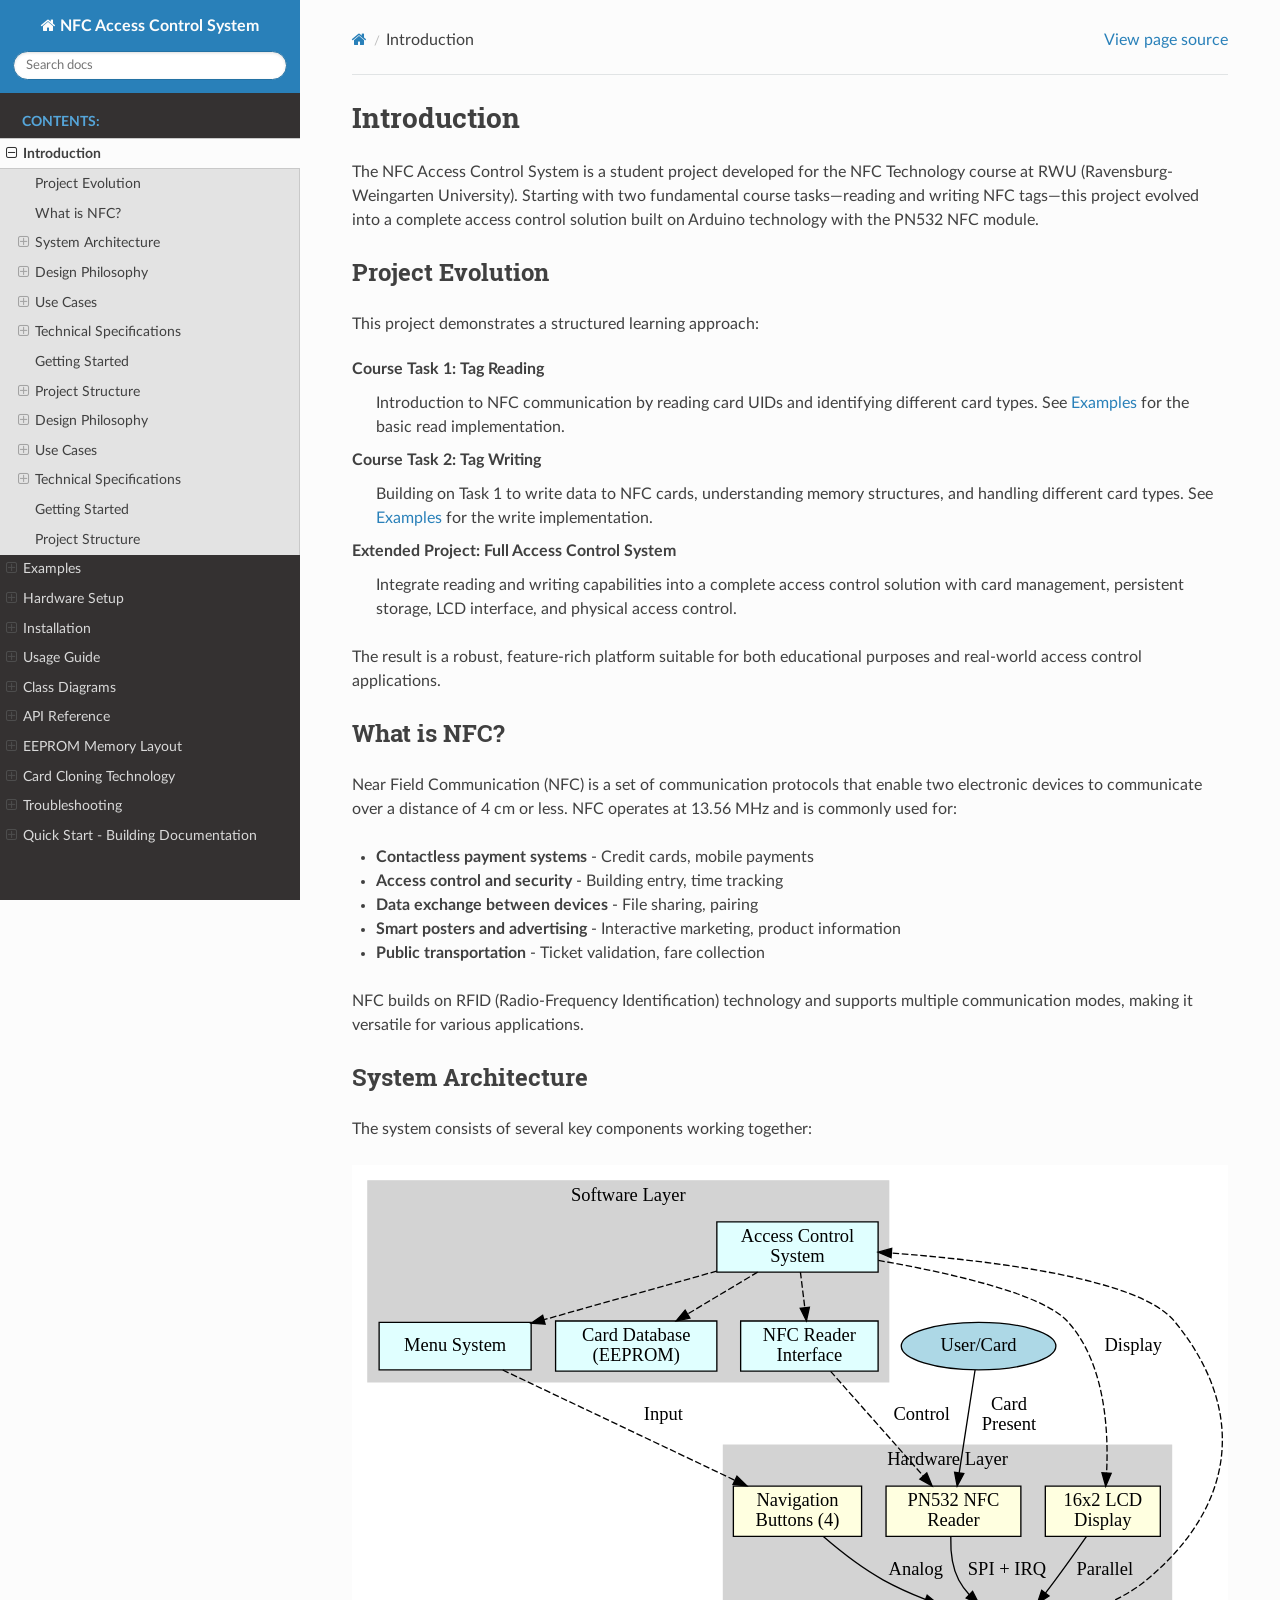
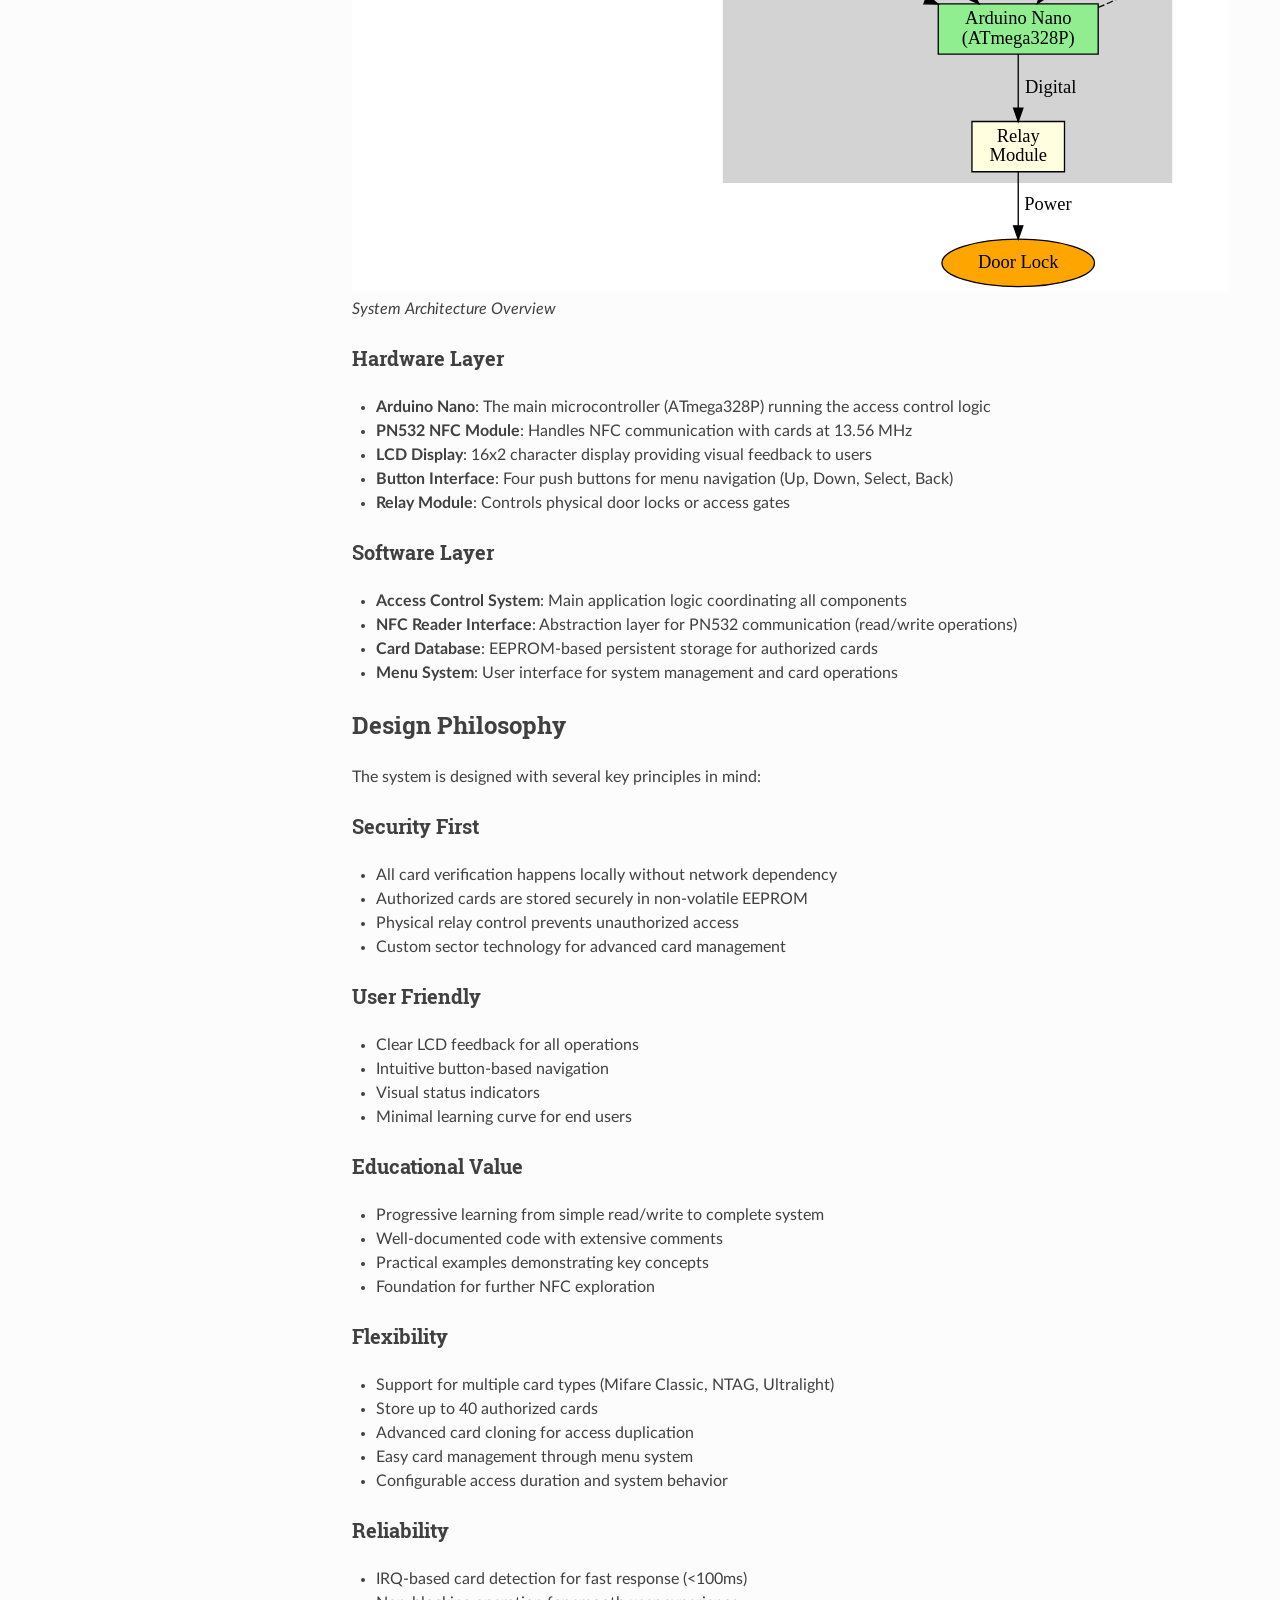
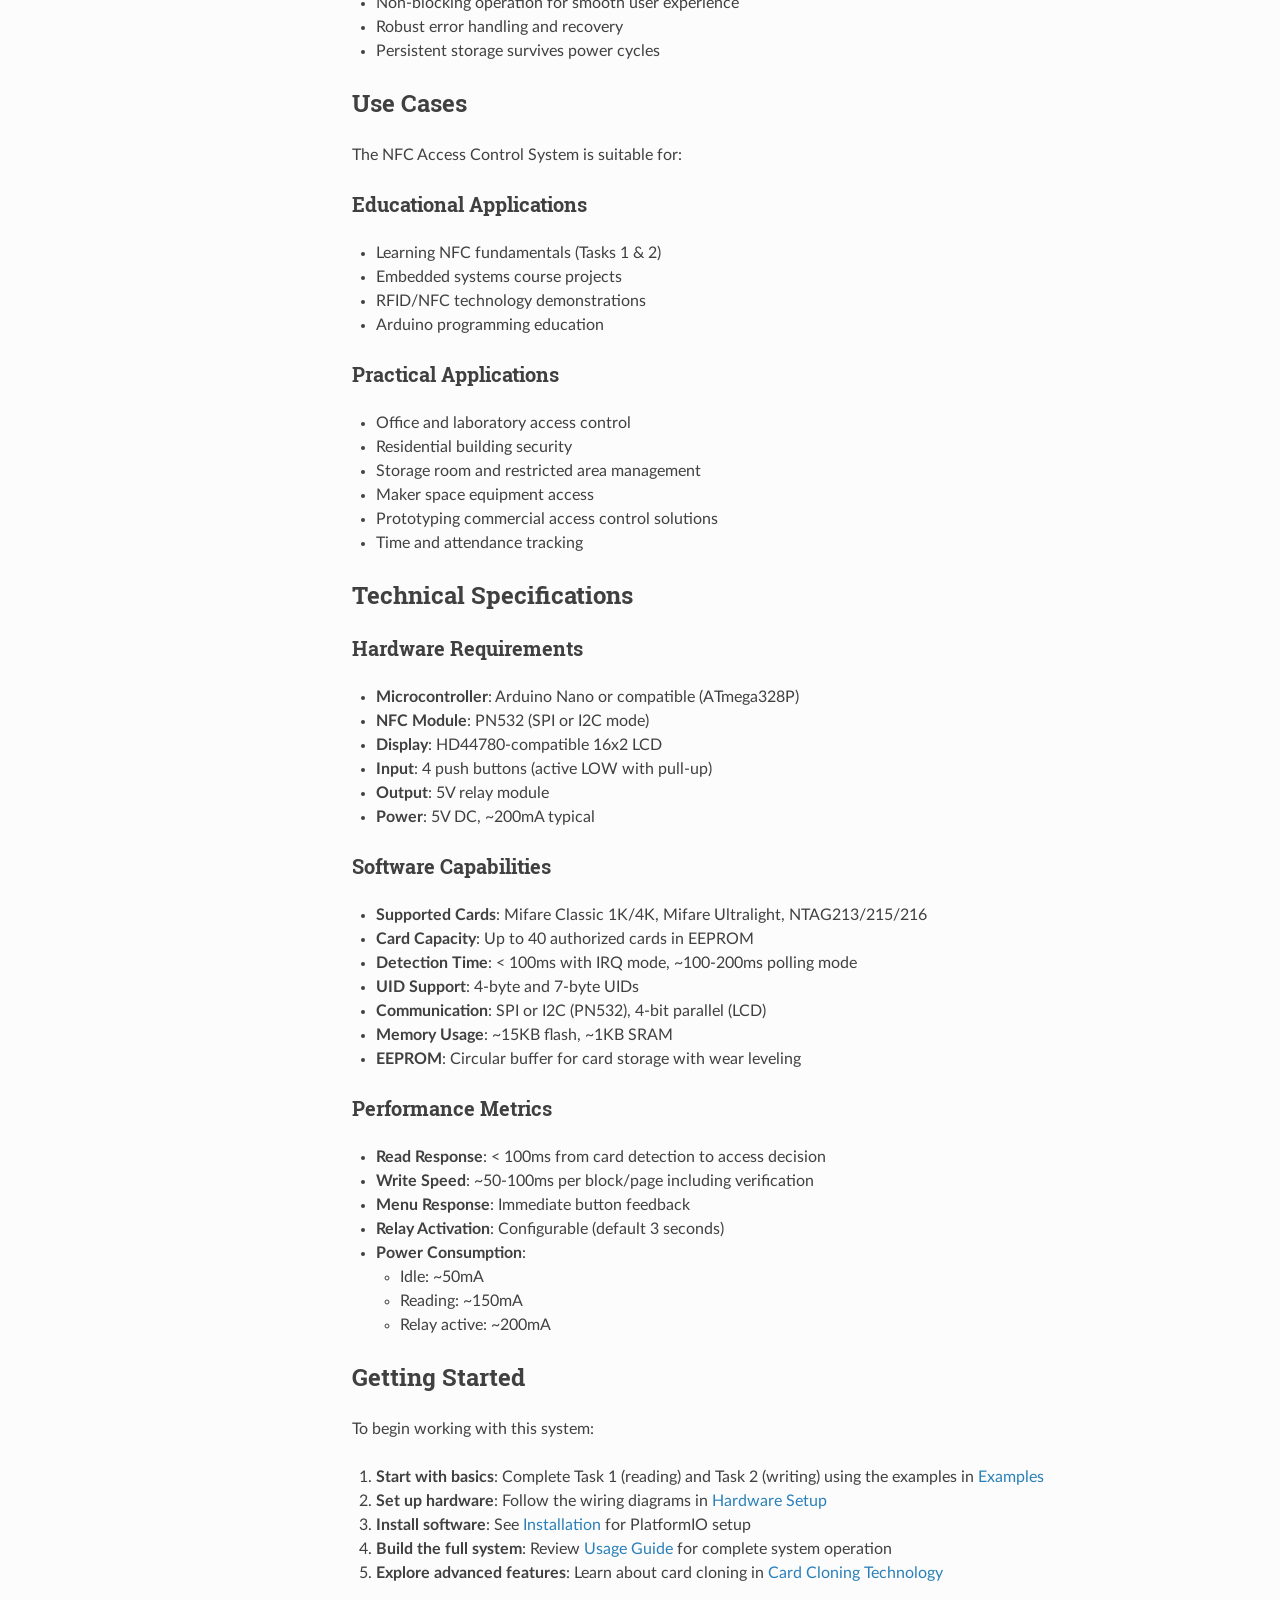
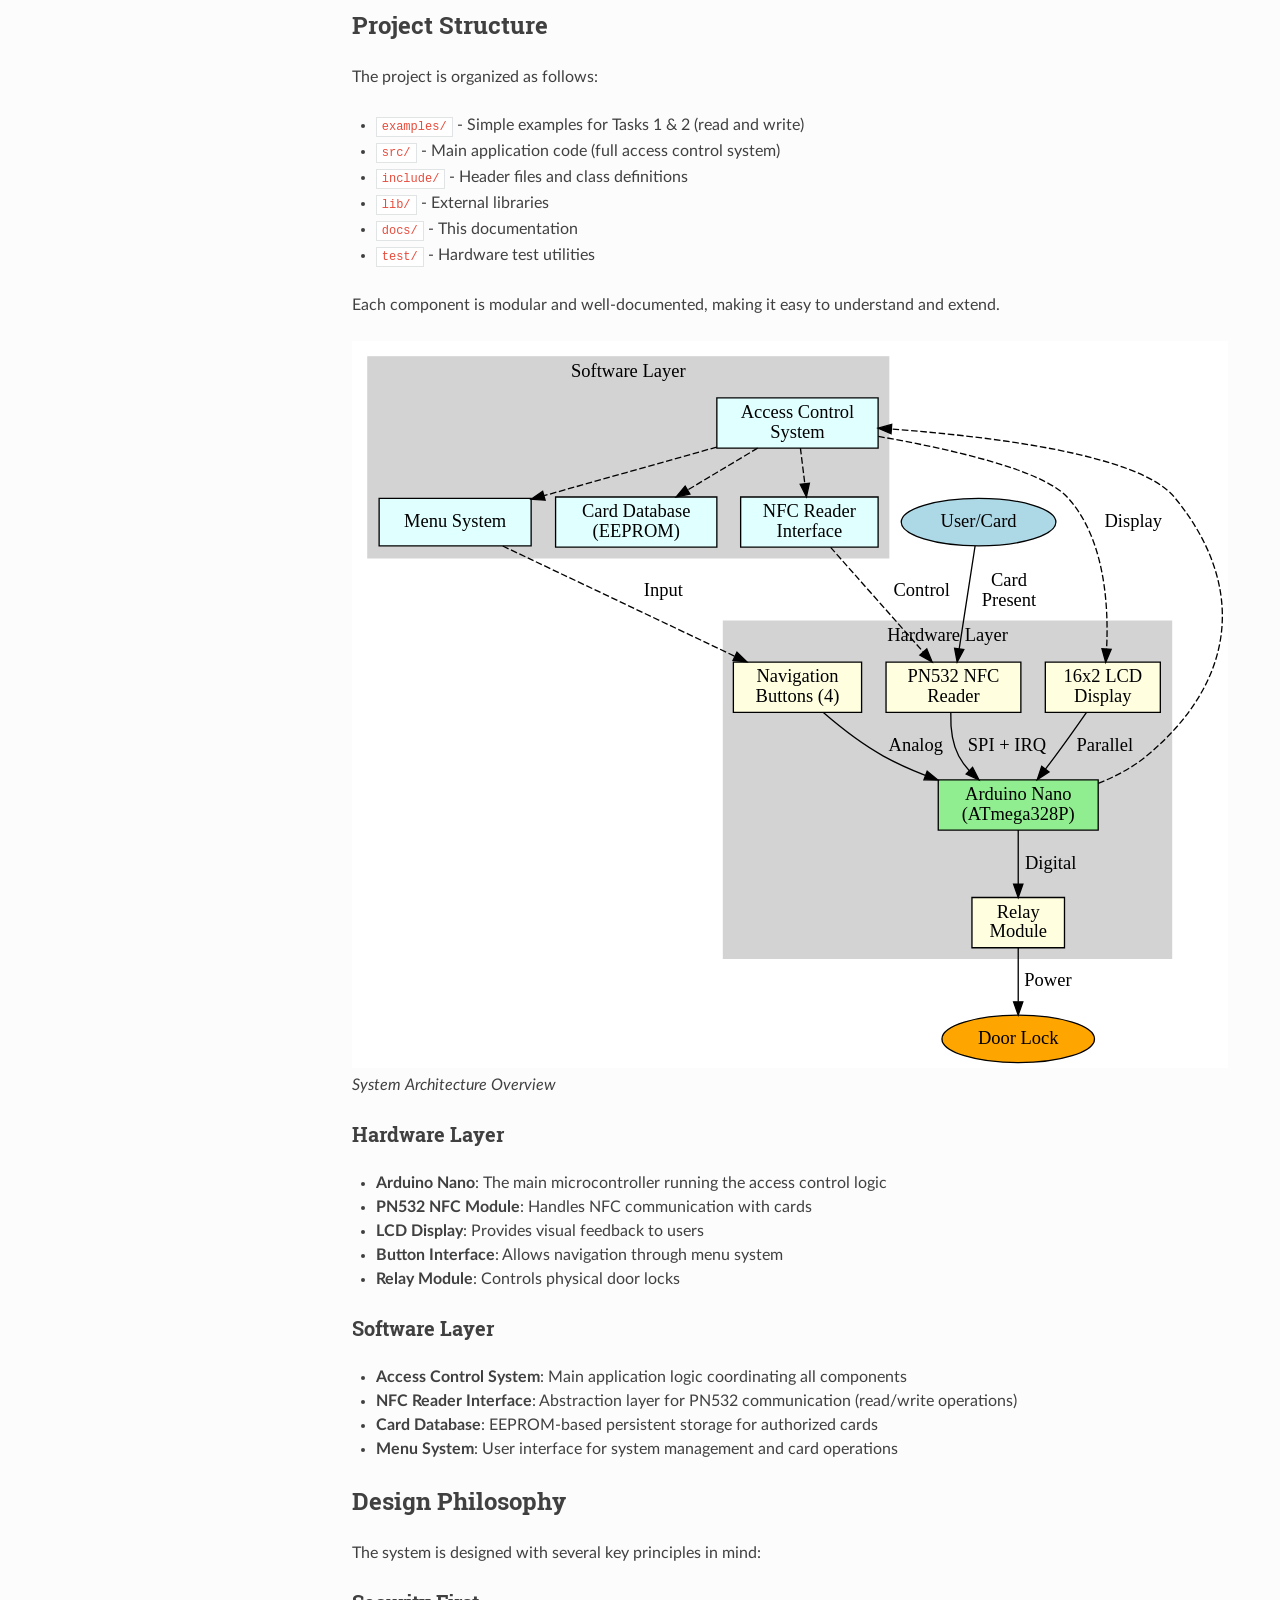
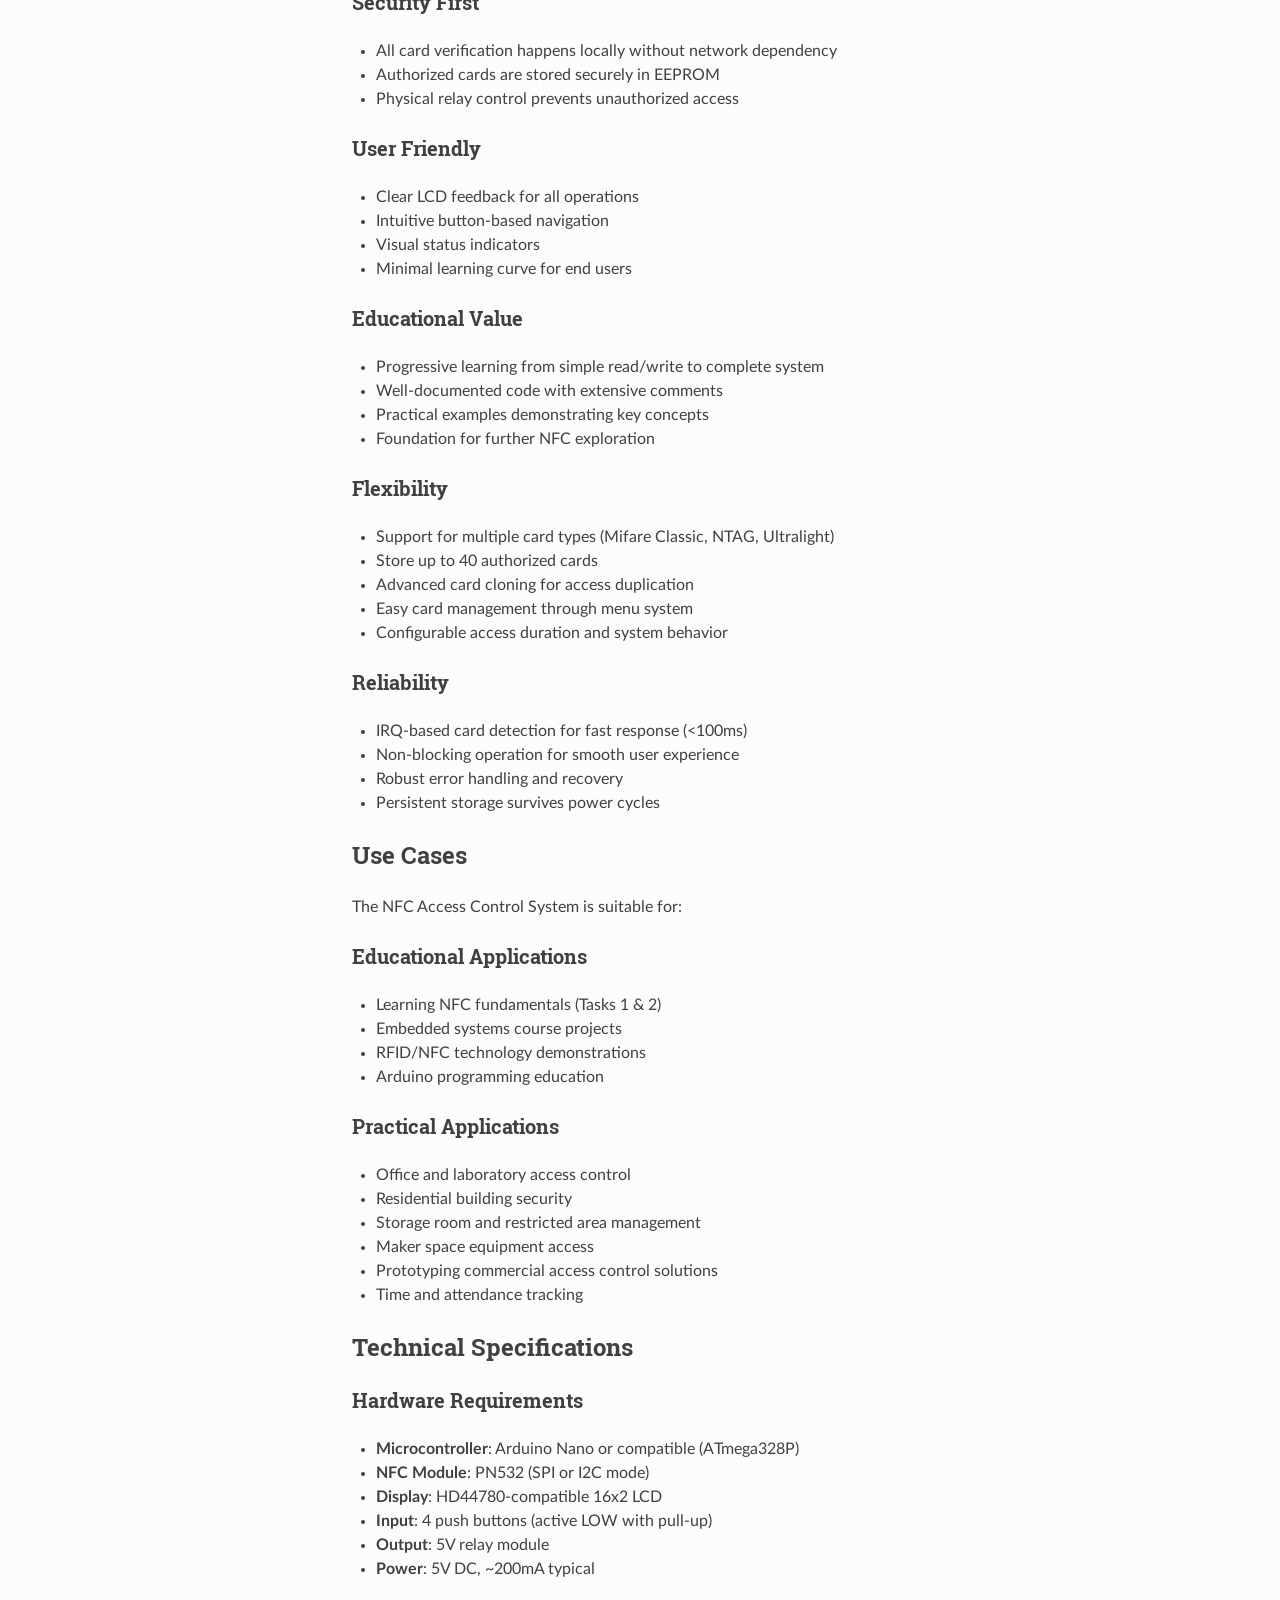
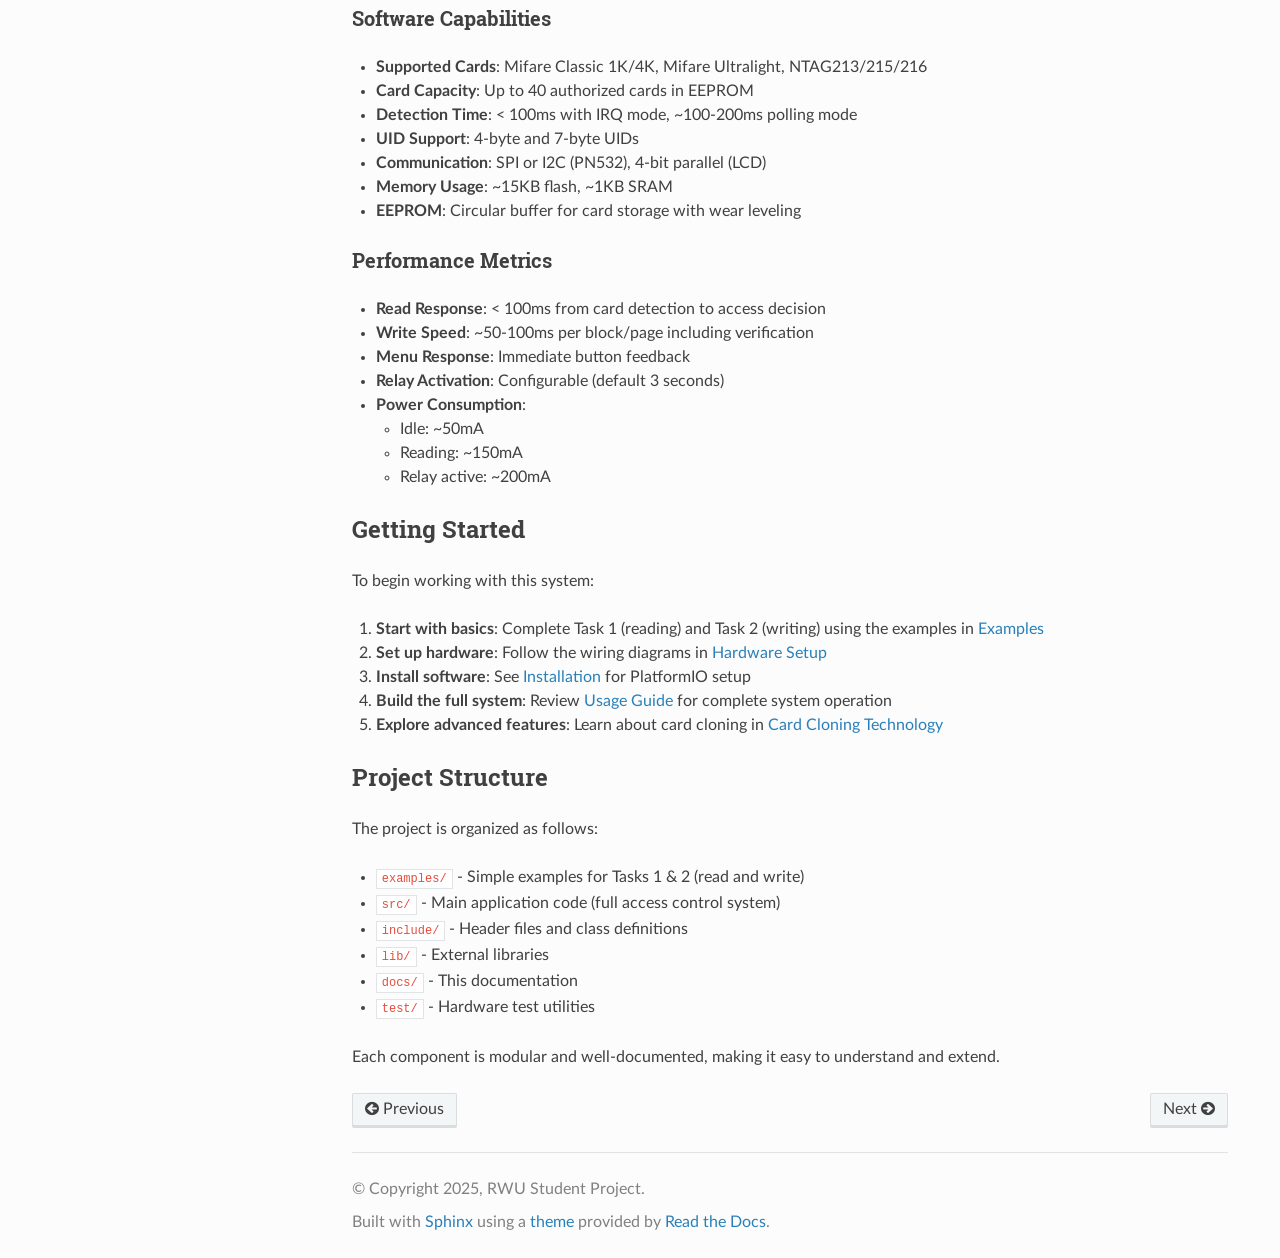
<file: introduction.html>
<!DOCTYPE html>
<html class="writer-html5" lang="en" data-content_root="./">
<head>
  <meta charset="utf-8" /><meta name="viewport" content="width=device-width, initial-scale=1" />

  <meta name="viewport" content="width=device-width, initial-scale=1.0" />
  <title>Introduction &mdash; NFC Access Control System 1.0.0 documentation</title>
      <link rel="stylesheet" type="text/css" href="_static/pygments.css?v=03e43079" />
      <link rel="stylesheet" type="text/css" href="_static/css/theme.css?v=e59714d7" />
      <link rel="stylesheet" type="text/css" href="_static/graphviz.css?v=4ae1632d" />
      <link rel="stylesheet" type="text/css" href="_static/custom.css?v=467e753e" />

  
      <script src="_static/jquery.js?v=5d32c60e"></script>
      <script src="_static/_sphinx_javascript_frameworks_compat.js?v=2cd50e6c"></script>
      <script src="_static/documentation_options.js?v=8d563738"></script>
      <script src="_static/doctools.js?v=9bcbadda"></script>
      <script src="_static/sphinx_highlight.js?v=dc90522c"></script>
    <script src="_static/js/theme.js"></script>
    <link rel="index" title="Index" href="genindex.html" />
    <link rel="search" title="Search" href="search.html" />
    <link rel="next" title="Examples" href="examples.html" />
    <link rel="prev" title="NFC Access Control System Documentation" href="index.html" /> 
</head>

<body class="wy-body-for-nav"> 
  <div class="wy-grid-for-nav">
    <nav data-toggle="wy-nav-shift" class="wy-nav-side">
      <div class="wy-side-scroll">
        <div class="wy-side-nav-search" >

          
          
          <a href="index.html" class="icon icon-home">
            NFC Access Control System
          </a>
<div role="search">
  <form id="rtd-search-form" class="wy-form" action="search.html" method="get">
    <input type="text" name="q" placeholder="Search docs" aria-label="Search docs" />
    <input type="hidden" name="check_keywords" value="yes" />
    <input type="hidden" name="area" value="default" />
  </form>
</div>
        </div><div class="wy-menu wy-menu-vertical" data-spy="affix" role="navigation" aria-label="Navigation menu">
              <p class="caption" role="heading"><span class="caption-text">Contents:</span></p>
<ul class="current">
<li class="toctree-l1 current"><a class="current reference internal" href="#">Introduction</a><ul>
<li class="toctree-l2"><a class="reference internal" href="#project-evolution">Project Evolution</a></li>
<li class="toctree-l2"><a class="reference internal" href="#what-is-nfc">What is NFC?</a></li>
<li class="toctree-l2"><a class="reference internal" href="#system-architecture">System Architecture</a><ul>
<li class="toctree-l3"><a class="reference internal" href="#hardware-layer">Hardware Layer</a></li>
<li class="toctree-l3"><a class="reference internal" href="#software-layer">Software Layer</a></li>
</ul>
</li>
<li class="toctree-l2"><a class="reference internal" href="#design-philosophy">Design Philosophy</a><ul>
<li class="toctree-l3"><a class="reference internal" href="#security-first">Security First</a></li>
<li class="toctree-l3"><a class="reference internal" href="#user-friendly">User Friendly</a></li>
<li class="toctree-l3"><a class="reference internal" href="#educational-value">Educational Value</a></li>
<li class="toctree-l3"><a class="reference internal" href="#flexibility">Flexibility</a></li>
<li class="toctree-l3"><a class="reference internal" href="#reliability">Reliability</a></li>
</ul>
</li>
<li class="toctree-l2"><a class="reference internal" href="#use-cases">Use Cases</a><ul>
<li class="toctree-l3"><a class="reference internal" href="#educational-applications">Educational Applications</a></li>
<li class="toctree-l3"><a class="reference internal" href="#practical-applications">Practical Applications</a></li>
</ul>
</li>
<li class="toctree-l2"><a class="reference internal" href="#technical-specifications">Technical Specifications</a><ul>
<li class="toctree-l3"><a class="reference internal" href="#hardware-requirements">Hardware Requirements</a></li>
<li class="toctree-l3"><a class="reference internal" href="#software-capabilities">Software Capabilities</a></li>
<li class="toctree-l3"><a class="reference internal" href="#performance-metrics">Performance Metrics</a></li>
</ul>
</li>
<li class="toctree-l2"><a class="reference internal" href="#getting-started">Getting Started</a></li>
<li class="toctree-l2"><a class="reference internal" href="#project-structure">Project Structure</a><ul>
<li class="toctree-l3"><a class="reference internal" href="#id1">Hardware Layer</a></li>
<li class="toctree-l3"><a class="reference internal" href="#id2">Software Layer</a></li>
</ul>
</li>
<li class="toctree-l2"><a class="reference internal" href="#id3">Design Philosophy</a><ul>
<li class="toctree-l3"><a class="reference internal" href="#id4">Security First</a></li>
<li class="toctree-l3"><a class="reference internal" href="#id5">User Friendly</a></li>
<li class="toctree-l3"><a class="reference internal" href="#id6">Educational Value</a></li>
<li class="toctree-l3"><a class="reference internal" href="#id7">Flexibility</a></li>
<li class="toctree-l3"><a class="reference internal" href="#id8">Reliability</a></li>
</ul>
</li>
<li class="toctree-l2"><a class="reference internal" href="#id9">Use Cases</a><ul>
<li class="toctree-l3"><a class="reference internal" href="#id10">Educational Applications</a></li>
<li class="toctree-l3"><a class="reference internal" href="#id11">Practical Applications</a></li>
</ul>
</li>
<li class="toctree-l2"><a class="reference internal" href="#id12">Technical Specifications</a><ul>
<li class="toctree-l3"><a class="reference internal" href="#id13">Hardware Requirements</a></li>
<li class="toctree-l3"><a class="reference internal" href="#id14">Software Capabilities</a></li>
<li class="toctree-l3"><a class="reference internal" href="#id15">Performance Metrics</a></li>
</ul>
</li>
<li class="toctree-l2"><a class="reference internal" href="#id16">Getting Started</a></li>
<li class="toctree-l2"><a class="reference internal" href="#id17">Project Structure</a></li>
</ul>
</li>
<li class="toctree-l1"><a class="reference internal" href="examples.html">Examples</a><ul>
<li class="toctree-l2"><a class="reference internal" href="examples.html#course-tasks-overview">Course Tasks Overview</a></li>
<li class="toctree-l2"><a class="reference internal" href="examples.html#task-1-reading-nfc-tags">Task 1: Reading NFC Tags</a><ul>
<li class="toctree-l3"><a class="reference internal" href="examples.html#learning-objectives">Learning Objectives</a></li>
<li class="toctree-l3"><a class="reference internal" href="examples.html#example-code-read-example-cpp">Example Code: read_example.cpp</a></li>
<li class="toctree-l3"><a class="reference internal" href="examples.html#key-concepts">Key Concepts</a></li>
<li class="toctree-l3"><a class="reference internal" href="examples.html#running-the-example">Running the Example</a></li>
<li class="toctree-l3"><a class="reference internal" href="examples.html#expected-output">Expected Output</a></li>
</ul>
</li>
<li class="toctree-l2"><a class="reference internal" href="examples.html#task-2-writing-to-nfc-tags">Task 2: Writing to NFC Tags</a><ul>
<li class="toctree-l3"><a class="reference internal" href="examples.html#id1">Learning Objectives</a></li>
<li class="toctree-l3"><a class="reference internal" href="examples.html#example-code-write-example-cpp">Example Code: write_example.cpp</a></li>
<li class="toctree-l3"><a class="reference internal" href="examples.html#card-storage-structures">Card Storage Structures</a></li>
<li class="toctree-l3"><a class="reference internal" href="examples.html#write-functions-reference">Write Functions Reference</a></li>
<li class="toctree-l3"><a class="reference internal" href="examples.html#id2">Running the Example</a></li>
<li class="toctree-l3"><a class="reference internal" href="examples.html#safety-tips">Safety Tips</a></li>
<li class="toctree-l3"><a class="reference internal" href="examples.html#common-issues-and-solutions">Common Issues and Solutions</a></li>
</ul>
</li>
<li class="toctree-l2"><a class="reference internal" href="examples.html#advanced-topics">Advanced Topics</a><ul>
<li class="toctree-l3"><a class="reference internal" href="examples.html#card-cloning">Card Cloning</a></li>
<li class="toctree-l3"><a class="reference internal" href="examples.html#ndef-messages">NDEF Messages</a></li>
</ul>
</li>
<li class="toctree-l2"><a class="reference internal" href="examples.html#next-steps">Next Steps</a></li>
<li class="toctree-l2"><a class="reference internal" href="examples.html#tips-for-development">Tips for Development</a></li>
<li class="toctree-l2"><a class="reference internal" href="examples.html#see-also">See Also</a></li>
</ul>
</li>
<li class="toctree-l1"><a class="reference internal" href="hardware.html">Hardware Setup</a><ul>
<li class="toctree-l2"><a class="reference internal" href="hardware.html#required-components">Required Components</a><ul>
<li class="toctree-l3"><a class="reference internal" href="hardware.html#core-components">Core Components</a></li>
<li class="toctree-l3"><a class="reference internal" href="hardware.html#additional-components">Additional Components</a></li>
</ul>
</li>
<li class="toctree-l2"><a class="reference internal" href="hardware.html#pin-configuration">Pin Configuration</a><ul>
<li class="toctree-l3"><a class="reference internal" href="hardware.html#pn532-nfc-module-spi-mode">PN532 NFC Module (SPI Mode)</a></li>
<li class="toctree-l3"><a class="reference internal" href="hardware.html#lcd-display-4-bit-parallel">LCD Display (4-bit Parallel)</a></li>
<li class="toctree-l3"><a class="reference internal" href="hardware.html#navigation-buttons">Navigation Buttons</a></li>
<li class="toctree-l3"><a class="reference internal" href="hardware.html#relay-module">Relay Module</a></li>
</ul>
</li>
<li class="toctree-l2"><a class="reference internal" href="hardware.html#wiring-diagram">Wiring Diagram</a></li>
<li class="toctree-l2"><a class="reference internal" href="hardware.html#power-considerations">Power Considerations</a></li>
<li class="toctree-l2"><a class="reference internal" href="hardware.html#assembly-tips">Assembly Tips</a></li>
<li class="toctree-l2"><a class="reference internal" href="hardware.html#troubleshooting-hardware-issues">Troubleshooting Hardware Issues</a><ul>
<li class="toctree-l3"><a class="reference internal" href="hardware.html#lcd-not-displaying">LCD Not Displaying</a></li>
<li class="toctree-l3"><a class="reference internal" href="hardware.html#pn532-not-detected">PN532 Not Detected</a></li>
<li class="toctree-l3"><a class="reference internal" href="hardware.html#buttons-not-responding">Buttons Not Responding</a></li>
<li class="toctree-l3"><a class="reference internal" href="hardware.html#relay-not-activating">Relay Not Activating</a></li>
</ul>
</li>
</ul>
</li>
<li class="toctree-l1"><a class="reference internal" href="installation.html">Installation</a><ul>
<li class="toctree-l2"><a class="reference internal" href="installation.html#prerequisites">Prerequisites</a><ul>
<li class="toctree-l3"><a class="reference internal" href="installation.html#required-software">Required Software</a></li>
<li class="toctree-l3"><a class="reference internal" href="installation.html#recommended-tools">Recommended Tools</a></li>
</ul>
</li>
<li class="toctree-l2"><a class="reference internal" href="installation.html#setting-up-platformio">Setting Up PlatformIO</a><ul>
<li class="toctree-l3"><a class="reference internal" href="installation.html#option-1-platformio-ide-recommended">Option 1: PlatformIO IDE (Recommended)</a></li>
<li class="toctree-l3"><a class="reference internal" href="installation.html#option-2-platformio-core-cli">Option 2: PlatformIO Core (CLI)</a></li>
</ul>
</li>
<li class="toctree-l2"><a class="reference internal" href="installation.html#getting-the-source-code">Getting the Source Code</a><ul>
<li class="toctree-l3"><a class="reference internal" href="installation.html#clone-from-repository">Clone from Repository</a></li>
<li class="toctree-l3"><a class="reference internal" href="installation.html#download-zip">Download ZIP</a></li>
</ul>
</li>
<li class="toctree-l2"><a class="reference internal" href="installation.html#project-structure">Project Structure</a></li>
<li class="toctree-l2"><a class="reference internal" href="installation.html#configuration">Configuration</a><ul>
<li class="toctree-l3"><a class="reference internal" href="installation.html#pin-configuration">Pin Configuration</a></li>
</ul>
</li>
<li class="toctree-l2"><a class="reference internal" href="installation.html#building-the-firmware">Building the Firmware</a><ul>
<li class="toctree-l3"><a class="reference internal" href="installation.html#using-platformio-ide">Using PlatformIO IDE</a></li>
<li class="toctree-l3"><a class="reference internal" href="installation.html#using-platformio-cli">Using PlatformIO CLI</a></li>
</ul>
</li>
<li class="toctree-l2"><a class="reference internal" href="installation.html#uploading-to-arduino">Uploading to Arduino</a><ul>
<li class="toctree-l3"><a class="reference internal" href="installation.html#preparing-the-arduino">Preparing the Arduino</a></li>
<li class="toctree-l3"><a class="reference internal" href="installation.html#id1">Using PlatformIO IDE</a></li>
<li class="toctree-l3"><a class="reference internal" href="installation.html#specifying-upload-port">Specifying Upload Port</a></li>
</ul>
</li>
<li class="toctree-l2"><a class="reference internal" href="installation.html#monitoring-serial-output">Monitoring Serial Output</a><ul>
<li class="toctree-l3"><a class="reference internal" href="installation.html#using-platformio">Using PlatformIO</a></li>
<li class="toctree-l3"><a class="reference internal" href="installation.html#using-arduino-ide-serial-monitor">Using Arduino IDE Serial Monitor</a></li>
</ul>
</li>
<li class="toctree-l2"><a class="reference internal" href="installation.html#troubleshooting-installation">Troubleshooting Installation</a><ul>
<li class="toctree-l3"><a class="reference internal" href="installation.html#build-errors">Build Errors</a></li>
<li class="toctree-l3"><a class="reference internal" href="installation.html#upload-errors">Upload Errors</a></li>
</ul>
</li>
<li class="toctree-l2"><a class="reference internal" href="installation.html#verification">Verification</a></li>
<li class="toctree-l2"><a class="reference internal" href="installation.html#next-steps">Next Steps</a></li>
</ul>
</li>
<li class="toctree-l1"><a class="reference internal" href="usage.html">Usage Guide</a><ul>
<li class="toctree-l2"><a class="reference internal" href="usage.html#system-startup">System Startup</a></li>
<li class="toctree-l2"><a class="reference internal" href="usage.html#normal-operation">Normal Operation</a><ul>
<li class="toctree-l3"><a class="reference internal" href="usage.html#scanning-cards">Scanning Cards</a></li>
</ul>
</li>
<li class="toctree-l2"><a class="reference internal" href="usage.html#menu-system">Menu System</a><ul>
<li class="toctree-l3"><a class="reference internal" href="usage.html#accessing-the-menu">Accessing the Menu</a></li>
<li class="toctree-l3"><a class="reference internal" href="usage.html#menu-navigation">Menu Navigation</a></li>
<li class="toctree-l3"><a class="reference internal" href="usage.html#main-menu-items">Main Menu Items</a></li>
</ul>
</li>
<li class="toctree-l2"><a class="reference internal" href="usage.html#card-management">Card Management</a><ul>
<li class="toctree-l3"><a class="reference internal" href="usage.html#registering-a-new-card">Registering a New Card</a></li>
<li class="toctree-l3"><a class="reference internal" href="usage.html#deleting-a-card">Deleting a Card</a></li>
<li class="toctree-l3"><a class="reference internal" href="usage.html#listing-stored-cards">Listing Stored Cards</a></li>
</ul>
</li>
<li class="toctree-l2"><a class="reference internal" href="usage.html#advanced-features">Advanced Features</a><ul>
<li class="toctree-l3"><a class="reference internal" href="usage.html#card-cloning">Card Cloning</a></li>
<li class="toctree-l3"><a class="reference internal" href="usage.html#system-information">System Information</a></li>
</ul>
</li>
<li class="toctree-l2"><a class="reference internal" href="usage.html#customization">Customization</a><ul>
<li class="toctree-l3"><a class="reference internal" href="usage.html#access-duration">Access Duration</a></li>
<li class="toctree-l3"><a class="reference internal" href="usage.html#button-configuration">Button Configuration</a></li>
<li class="toctree-l3"><a class="reference internal" href="usage.html#card-capacity">Card Capacity</a></li>
</ul>
</li>
<li class="toctree-l2"><a class="reference internal" href="usage.html#best-practices">Best Practices</a><ul>
<li class="toctree-l3"><a class="reference internal" href="usage.html#regular-operation">Regular Operation</a></li>
<li class="toctree-l3"><a class="reference internal" href="usage.html#id1">Card Management</a></li>
<li class="toctree-l3"><a class="reference internal" href="usage.html#system-maintenance">System Maintenance</a></li>
</ul>
</li>
<li class="toctree-l2"><a class="reference internal" href="usage.html#security-considerations">Security Considerations</a><ul>
<li class="toctree-l3"><a class="reference internal" href="usage.html#physical-security">Physical Security</a></li>
<li class="toctree-l3"><a class="reference internal" href="usage.html#access-control">Access Control</a></li>
</ul>
</li>
<li class="toctree-l2"><a class="reference internal" href="usage.html#serial-output">Serial Output</a></li>
<li class="toctree-l2"><a class="reference internal" href="usage.html#troubleshooting-common-issues">Troubleshooting Common Issues</a><ul>
<li class="toctree-l3"><a class="reference internal" href="usage.html#card-not-reading">Card Not Reading</a></li>
<li class="toctree-l3"><a class="reference internal" href="usage.html#false-readings">False Readings</a></li>
<li class="toctree-l3"><a class="reference internal" href="usage.html#menu-not-responding">Menu Not Responding</a></li>
<li class="toctree-l3"><a class="reference internal" href="usage.html#relay-not-activating">Relay Not Activating</a></li>
</ul>
</li>
</ul>
</li>
<li class="toctree-l1"><a class="reference internal" href="diagrams.html">Class Diagrams</a><ul>
<li class="toctree-l2"><a class="reference internal" href="diagrams.html#system-architecture-overview">System Architecture Overview</a></li>
<li class="toctree-l2"><a class="reference internal" href="diagrams.html#accesscontrolsystem-class">AccessControlSystem Class</a></li>
<li class="toctree-l2"><a class="reference internal" href="diagrams.html#nfcreader-class">NFCReader Class</a></li>
<li class="toctree-l2"><a class="reference internal" href="diagrams.html#complete-system-relationships">Complete System Relationships</a></li>
<li class="toctree-l2"><a class="reference internal" href="diagrams.html#state-machine">State Machine</a></li>
<li class="toctree-l2"><a class="reference internal" href="diagrams.html#card-registration-flow">Card Registration Flow</a></li>
<li class="toctree-l2"><a class="reference internal" href="diagrams.html#card-cloning-flow">Card Cloning Flow</a></li>
<li class="toctree-l2"><a class="reference internal" href="diagrams.html#mifare-memory-layout">MIFARE Memory Layout</a></li>
<li class="toctree-l2"><a class="reference internal" href="diagrams.html#installation-and-usage">Installation and Usage</a></li>
<li class="toctree-l2"><a class="reference internal" href="diagrams.html#see-also">See Also</a></li>
</ul>
</li>
<li class="toctree-l1"><a class="reference internal" href="api.html">API Reference</a><ul>
<li class="toctree-l2"><a class="reference internal" href="api.html#core-classes">Core Classes</a><ul>
<li class="toctree-l3"><a class="reference internal" href="api.html#accesscontrolsystem">AccessControlSystem</a><ul>
<li class="toctree-l4"><a class="reference internal" href="api.html#_CPPv419AccessControlSystem"><code class="docutils literal notranslate"><span class="pre">AccessControlSystem</span></code></a></li>
</ul>
</li>
<li class="toctree-l3"><a class="reference internal" href="api.html#nfcreader">NFCReader</a><ul>
<li class="toctree-l4"><a class="reference internal" href="api.html#_CPPv49NFCReader"><code class="docutils literal notranslate"><span class="pre">NFCReader</span></code></a></li>
</ul>
</li>
</ul>
</li>
<li class="toctree-l2"><a class="reference internal" href="api.html#enumerations">Enumerations</a><ul>
<li class="toctree-l3"><a class="reference internal" href="api.html#nfccommmode">NFCCommMode</a></li>
<li class="toctree-l3"><a class="reference internal" href="api.html#nfcreadmode">NFCReadMode</a></li>
<li class="toctree-l3"><a class="reference internal" href="api.html#nfccardtype">NFCCardType</a></li>
</ul>
</li>
<li class="toctree-l2"><a class="reference internal" href="api.html#data-structures">Data Structures</a><ul>
<li class="toctree-l3"><a class="reference internal" href="api.html#nfccardinfo">NFCCardInfo</a></li>
<li class="toctree-l3"><a class="reference internal" href="api.html#nfcwriteresult">NFCWriteResult</a></li>
<li class="toctree-l3"><a class="reference internal" href="api.html#systemstate">SystemState</a></li>
<li class="toctree-l3"><a class="reference internal" href="api.html#state-machine-diagram">State Machine Diagram</a></li>
<li class="toctree-l3"><a class="reference internal" href="api.html#menuitem">MenuItem</a></li>
</ul>
</li>
<li class="toctree-l2"><a class="reference internal" href="api.html#configuration-constants">Configuration Constants</a><ul>
<li class="toctree-l3"><a class="reference internal" href="api.html#hardware-pin-definitions">Hardware Pin Definitions</a></li>
<li class="toctree-l3"><a class="reference internal" href="api.html#system-parameters">System Parameters</a></li>
<li class="toctree-l3"><a class="reference internal" href="api.html#eeprom-memory-map">EEPROM Memory Map</a></li>
<li class="toctree-l3"><a class="reference internal" href="api.html#custom-sector-configuration">Custom Sector Configuration</a></li>
</ul>
</li>
<li class="toctree-l2"><a class="reference internal" href="api.html#example-usage">Example Usage</a><ul>
<li class="toctree-l3"><a class="reference internal" href="api.html#basic-setup">Basic Setup</a></li>
<li class="toctree-l3"><a class="reference internal" href="api.html#custom-card-handling">Custom Card Handling</a></li>
<li class="toctree-l3"><a class="reference internal" href="api.html#manual-card-registration">Manual Card Registration</a></li>
</ul>
</li>
<li class="toctree-l2"><a class="reference internal" href="api.html#return-values">Return Values</a></li>
<li class="toctree-l2"><a class="reference internal" href="api.html#memory-considerations">Memory Considerations</a><ul>
<li class="toctree-l3"><a class="reference internal" href="api.html#eeprom-usage">EEPROM Usage</a></li>
<li class="toctree-l3"><a class="reference internal" href="api.html#ram-usage">RAM Usage</a></li>
</ul>
</li>
<li class="toctree-l2"><a class="reference internal" href="api.html#thread-safety">Thread Safety</a></li>
<li class="toctree-l2"><a class="reference internal" href="api.html#debugging">Debugging</a></li>
</ul>
</li>
<li class="toctree-l1"><a class="reference internal" href="eeprom.html">EEPROM Memory Layout</a><ul>
<li class="toctree-l2"><a class="reference internal" href="eeprom.html#memory-map-overview">Memory Map Overview</a></li>
<li class="toctree-l2"><a class="reference internal" href="eeprom.html#memory-regions">Memory Regions</a><ul>
<li class="toctree-l3"><a class="reference internal" href="eeprom.html#header-section">Header Section</a></li>
<li class="toctree-l3"><a class="reference internal" href="eeprom.html#card-data-section">Card Data Section</a></li>
</ul>
</li>
<li class="toctree-l2"><a class="reference internal" href="eeprom.html#memory-operations">Memory Operations</a><ul>
<li class="toctree-l3"><a class="reference internal" href="eeprom.html#read-operation-flow">Read Operation Flow</a></li>
<li class="toctree-l3"><a class="reference internal" href="eeprom.html#write-operation-flow">Write Operation Flow</a></li>
</ul>
</li>
<li class="toctree-l2"><a class="reference internal" href="eeprom.html#memory-wear-leveling">Memory Wear Leveling</a><ul>
<li class="toctree-l3"><a class="reference internal" href="eeprom.html#write-frequency-estimation">Write Frequency Estimation</a></li>
<li class="toctree-l3"><a class="reference internal" href="eeprom.html#best-practices">Best Practices</a></li>
</ul>
</li>
<li class="toctree-l2"><a class="reference internal" href="eeprom.html#memory-initialization">Memory Initialization</a><ul>
<li class="toctree-l3"><a class="reference internal" href="eeprom.html#first-time-setup">First-Time Setup</a></li>
<li class="toctree-l3"><a class="reference internal" href="eeprom.html#code-example">Code Example</a></li>
</ul>
</li>
<li class="toctree-l2"><a class="reference internal" href="eeprom.html#memory-debugging">Memory Debugging</a></li>
<li class="toctree-l2"><a class="reference internal" href="eeprom.html#summary">Summary</a></li>
</ul>
</li>
<li class="toctree-l1"><a class="reference internal" href="card_cloning.html">Card Cloning Technology</a><ul>
<li class="toctree-l2"><a class="reference internal" href="card_cloning.html#overview">Overview</a></li>
<li class="toctree-l2"><a class="reference internal" href="card_cloning.html#how-it-works">How It Works</a><ul>
<li class="toctree-l3"><a class="reference internal" href="card_cloning.html#dual-uid-system">Dual UID System</a></li>
<li class="toctree-l3"><a class="reference internal" href="card_cloning.html#reading-priority">Reading Priority</a></li>
</ul>
</li>
<li class="toctree-l2"><a class="reference internal" href="card_cloning.html#custom-sector-structure">Custom Sector Structure</a><ul>
<li class="toctree-l3"><a class="reference internal" href="card_cloning.html#sector-1-layout">Sector 1 Layout</a></li>
<li class="toctree-l3"><a class="reference internal" href="card_cloning.html#block-4-structure-uid-block">Block 4 Structure (UID Block)</a></li>
<li class="toctree-l3"><a class="reference internal" href="card_cloning.html#block-5-structure-metadata-block">Block 5 Structure (Metadata Block)</a></li>
</ul>
</li>
<li class="toctree-l2"><a class="reference internal" href="card_cloning.html#cloning-process">Cloning Process</a><ul>
<li class="toctree-l3"><a class="reference internal" href="card_cloning.html#step-by-step-procedure">Step-by-Step Procedure</a></li>
</ul>
</li>
<li class="toctree-l2"><a class="reference internal" href="card_cloning.html#code-implementation">Code Implementation</a><ul>
<li class="toctree-l3"><a class="reference internal" href="card_cloning.html#nfcreader-clonecard-method">NFCReader::cloneCard() Method</a></li>
<li class="toctree-l3"><a class="reference internal" href="card_cloning.html#reading-cloned-uid">Reading Cloned UID</a></li>
</ul>
</li>
<li class="toctree-l2"><a class="reference internal" href="card_cloning.html#security-considerations">Security Considerations</a><ul>
<li class="toctree-l3"><a class="reference internal" href="card_cloning.html#authentication-keys">Authentication Keys</a></li>
<li class="toctree-l3"><a class="reference internal" href="card_cloning.html#access-control">Access Control</a></li>
<li class="toctree-l3"><a class="reference internal" href="card_cloning.html#physical-security">Physical Security</a></li>
</ul>
</li>
<li class="toctree-l2"><a class="reference internal" href="card_cloning.html#limitations">Limitations</a><ul>
<li class="toctree-l3"><a class="reference internal" href="card_cloning.html#card-compatibility">Card Compatibility</a></li>
<li class="toctree-l3"><a class="reference internal" href="card_cloning.html#key-requirements">Key Requirements</a></li>
<li class="toctree-l3"><a class="reference internal" href="card_cloning.html#write-limitations">Write Limitations</a></li>
</ul>
</li>
<li class="toctree-l2"><a class="reference internal" href="card_cloning.html#advantages-over-magic-cards">Advantages Over Magic Cards</a><ul>
<li class="toctree-l3"><a class="reference internal" href="card_cloning.html#traditional-magic-cards">Traditional “Magic” Cards</a></li>
<li class="toctree-l3"><a class="reference internal" href="card_cloning.html#our-custom-sector-approach">Our Custom Sector Approach</a></li>
</ul>
</li>
<li class="toctree-l2"><a class="reference internal" href="card_cloning.html#best-practices">Best Practices</a><ul>
<li class="toctree-l3"><a class="reference internal" href="card_cloning.html#cloning-workflow">Cloning Workflow</a></li>
<li class="toctree-l3"><a class="reference internal" href="card_cloning.html#error-handling">Error Handling</a></li>
<li class="toctree-l3"><a class="reference internal" href="card_cloning.html#storage-management">Storage Management</a></li>
</ul>
</li>
<li class="toctree-l2"><a class="reference internal" href="card_cloning.html#advanced-topics">Advanced Topics</a><ul>
<li class="toctree-l3"><a class="reference internal" href="card_cloning.html#multi-identity-cards">Multi-Identity Cards</a></li>
<li class="toctree-l3"><a class="reference internal" href="card_cloning.html#encrypted-clones">Encrypted Clones</a></li>
<li class="toctree-l3"><a class="reference internal" href="card_cloning.html#time-limited-clones">Time-Limited Clones</a></li>
</ul>
</li>
<li class="toctree-l2"><a class="reference internal" href="card_cloning.html#example-use-cases">Example Use Cases</a><ul>
<li class="toctree-l3"><a class="reference internal" href="card_cloning.html#backup-access-card">Backup Access Card</a></li>
<li class="toctree-l3"><a class="reference internal" href="card_cloning.html#temporary-access">Temporary Access</a></li>
<li class="toctree-l3"><a class="reference internal" href="card_cloning.html#multi-location-access">Multi-Location Access</a></li>
</ul>
</li>
<li class="toctree-l2"><a class="reference internal" href="card_cloning.html#testing-and-validation">Testing and Validation</a></li>
<li class="toctree-l2"><a class="reference internal" href="card_cloning.html#troubleshooting-cloning-issues">Troubleshooting Cloning Issues</a></li>
</ul>
</li>
<li class="toctree-l1"><a class="reference internal" href="troubleshooting.html">Troubleshooting</a><ul>
<li class="toctree-l2"><a class="reference internal" href="troubleshooting.html#hardware-issues">Hardware Issues</a><ul>
<li class="toctree-l3"><a class="reference internal" href="troubleshooting.html#pn532-module-not-detected">PN532 Module Not Detected</a></li>
<li class="toctree-l3"><a class="reference internal" href="troubleshooting.html#lcd-display-issues">LCD Display Issues</a></li>
<li class="toctree-l3"><a class="reference internal" href="troubleshooting.html#button-problems">Button Problems</a></li>
<li class="toctree-l3"><a class="reference internal" href="troubleshooting.html#relay-issues">Relay Issues</a></li>
</ul>
</li>
<li class="toctree-l2"><a class="reference internal" href="troubleshooting.html#card-reading-issues">Card Reading Issues</a><ul>
<li class="toctree-l3"><a class="reference internal" href="troubleshooting.html#cards-not-detected">Cards Not Detected</a></li>
<li class="toctree-l3"><a class="reference internal" href="troubleshooting.html#specific-card-types">Specific Card Types</a></li>
</ul>
</li>
<li class="toctree-l2"><a class="reference internal" href="troubleshooting.html#software-issues">Software Issues</a><ul>
<li class="toctree-l3"><a class="reference internal" href="troubleshooting.html#compilation-errors">Compilation Errors</a></li>
<li class="toctree-l3"><a class="reference internal" href="troubleshooting.html#upload-failures">Upload Failures</a></li>
<li class="toctree-l3"><a class="reference internal" href="troubleshooting.html#runtime-errors">Runtime Errors</a></li>
</ul>
</li>
<li class="toctree-l2"><a class="reference internal" href="troubleshooting.html#cloning-issues">Cloning Issues</a><ul>
<li class="toctree-l3"><a class="reference internal" href="troubleshooting.html#authentication-failed">Authentication Failed</a></li>
<li class="toctree-l3"><a class="reference internal" href="troubleshooting.html#write-failed">Write Failed</a></li>
<li class="toctree-l3"><a class="reference internal" href="troubleshooting.html#verification-failed">Verification Failed</a></li>
<li class="toctree-l3"><a class="reference internal" href="troubleshooting.html#cloned-card-not-working">Cloned Card Not Working</a></li>
</ul>
</li>
<li class="toctree-l2"><a class="reference internal" href="troubleshooting.html#access-control-issues">Access Control Issues</a><ul>
<li class="toctree-l3"><a class="reference internal" href="troubleshooting.html#authorized-card-denied">Authorized Card Denied</a></li>
<li class="toctree-l3"><a class="reference internal" href="troubleshooting.html#unauthorized-card-granted">Unauthorized Card Granted</a></li>
<li class="toctree-l3"><a class="reference internal" href="troubleshooting.html#relay-timing-issues">Relay Timing Issues</a></li>
</ul>
</li>
<li class="toctree-l2"><a class="reference internal" href="troubleshooting.html#menu-system-issues">Menu System Issues</a><ul>
<li class="toctree-l3"><a class="reference internal" href="troubleshooting.html#menu-not-accessible">Menu Not Accessible</a></li>
<li class="toctree-l3"><a class="reference internal" href="troubleshooting.html#cannot-exit-menu">Cannot Exit Menu</a></li>
<li class="toctree-l3"><a class="reference internal" href="troubleshooting.html#cards-not-listing">Cards Not Listing</a></li>
</ul>
</li>
<li class="toctree-l2"><a class="reference internal" href="troubleshooting.html#diagnostic-tools">Diagnostic Tools</a><ul>
<li class="toctree-l3"><a class="reference internal" href="troubleshooting.html#serial-monitor-output">Serial Monitor Output</a></li>
<li class="toctree-l3"><a class="reference internal" href="troubleshooting.html#testing-individual-components">Testing Individual Components</a></li>
</ul>
</li>
<li class="toctree-l2"><a class="reference internal" href="troubleshooting.html#common-error-codes">Common Error Codes</a></li>
<li class="toctree-l2"><a class="reference internal" href="troubleshooting.html#getting-help">Getting Help</a><ul>
<li class="toctree-l3"><a class="reference internal" href="troubleshooting.html#before-seeking-support">Before Seeking Support</a></li>
<li class="toctree-l3"><a class="reference internal" href="troubleshooting.html#information-to-provide">Information to Provide</a></li>
<li class="toctree-l3"><a class="reference internal" href="troubleshooting.html#support-channels">Support Channels</a></li>
</ul>
</li>
<li class="toctree-l2"><a class="reference internal" href="troubleshooting.html#additional-resources">Additional Resources</a></li>
</ul>
</li>
<li class="toctree-l1"><a class="reference internal" href="quickstart.html">Quick Start - Building Documentation</a><ul>
<li class="toctree-l2"><a class="reference internal" href="quickstart.html#installation">Installation</a></li>
<li class="toctree-l2"><a class="reference internal" href="quickstart.html#building">Building</a><ul>
<li class="toctree-l3"><a class="reference internal" href="quickstart.html#html-documentation-recommended">HTML Documentation (Recommended)</a></li>
<li class="toctree-l3"><a class="reference internal" href="quickstart.html#pdf-documentation">PDF Documentation</a></li>
</ul>
</li>
<li class="toctree-l2"><a class="reference internal" href="quickstart.html#viewing">Viewing</a></li>
<li class="toctree-l2"><a class="reference internal" href="quickstart.html#cleaning">Cleaning</a></li>
<li class="toctree-l2"><a class="reference internal" href="quickstart.html#common-issues">Common Issues</a><ul>
<li class="toctree-l3"><a class="reference internal" href="quickstart.html#importerror-no-module-named-sphinx">ImportError: No module named sphinx</a></li>
<li class="toctree-l3"><a class="reference internal" href="quickstart.html#sphinx-build-command-not-found">sphinx-build command not found</a></li>
<li class="toctree-l3"><a class="reference internal" href="quickstart.html#theme-not-found">Theme not found</a></li>
<li class="toctree-l3"><a class="reference internal" href="quickstart.html#latex-errors-when-building-pdf">LaTeX errors when building PDF</a></li>
</ul>
</li>
<li class="toctree-l2"><a class="reference internal" href="quickstart.html#tips">Tips</a></li>
</ul>
</li>
</ul>

        </div>
      </div>
    </nav>

    <section data-toggle="wy-nav-shift" class="wy-nav-content-wrap"><nav class="wy-nav-top" aria-label="Mobile navigation menu" >
          <i data-toggle="wy-nav-top" class="fa fa-bars"></i>
          <a href="index.html">NFC Access Control System</a>
      </nav>

      <div class="wy-nav-content">
        <div class="rst-content">
          <div role="navigation" aria-label="Page navigation">
  <ul class="wy-breadcrumbs">
      <li><a href="index.html" class="icon icon-home" aria-label="Home"></a></li>
      <li class="breadcrumb-item active">Introduction</li>
      <li class="wy-breadcrumbs-aside">
            <a href="_sources/introduction.rst.txt" rel="nofollow"> View page source</a>
      </li>
  </ul>
  <hr/>
</div>
          <div role="main" class="document" itemscope="itemscope" itemtype="http://schema.org/Article">
           <div itemprop="articleBody">
             
  <section id="introduction">
<h1>Introduction<a class="headerlink" href="#introduction" title="Link to this heading"></a></h1>
<p>The NFC Access Control System is a student project developed for the NFC Technology
course at RWU (Ravensburg-Weingarten University). Starting with two fundamental course
tasks—reading and writing NFC tags—this project evolved into a complete access control
solution built on Arduino technology with the PN532 NFC module.</p>
<section id="project-evolution">
<h2>Project Evolution<a class="headerlink" href="#project-evolution" title="Link to this heading"></a></h2>
<p>This project demonstrates a structured learning approach:</p>
<dl class="simple">
<dt><strong>Course Task 1: Tag Reading</strong></dt><dd><p>Introduction to NFC communication by reading card UIDs and identifying different
card types. See <a class="reference internal" href="examples.html"><span class="doc">Examples</span></a> for the basic read implementation.</p>
</dd>
<dt><strong>Course Task 2: Tag Writing</strong></dt><dd><p>Building on Task 1 to write data to NFC cards, understanding memory structures,
and handling different card types. See <a class="reference internal" href="examples.html"><span class="doc">Examples</span></a> for the write implementation.</p>
</dd>
<dt><strong>Extended Project: Full Access Control System</strong></dt><dd><p>Integrate reading and writing capabilities into a complete access control solution
with card management, persistent storage, LCD interface, and physical access control.</p>
</dd>
</dl>
<p>The result is a robust, feature-rich platform suitable for both educational purposes
and real-world access control applications.</p>
</section>
<section id="what-is-nfc">
<h2>What is NFC?<a class="headerlink" href="#what-is-nfc" title="Link to this heading"></a></h2>
<p>Near Field Communication (NFC) is a set of communication protocols that enable
two electronic devices to communicate over a distance of 4 cm or less. NFC operates
at 13.56 MHz and is commonly used for:</p>
<ul class="simple">
<li><p><strong>Contactless payment systems</strong> - Credit cards, mobile payments</p></li>
<li><p><strong>Access control and security</strong> - Building entry, time tracking</p></li>
<li><p><strong>Data exchange between devices</strong> - File sharing, pairing</p></li>
<li><p><strong>Smart posters and advertising</strong> - Interactive marketing, product information</p></li>
<li><p><strong>Public transportation</strong> - Ticket validation, fare collection</p></li>
</ul>
<p>NFC builds on RFID (Radio-Frequency Identification) technology and supports multiple
communication modes, making it versatile for various applications.</p>
</section>
<section id="system-architecture">
<h2>System Architecture<a class="headerlink" href="#system-architecture" title="Link to this heading"></a></h2>
<p>The system consists of several key components working together:</p>
<figure class="align-default" id="id18">
<div class="graphviz"><object data="_images/graphviz-ca39525a076fc0dc7380056680899d15b277c611.svg" type="image/svg+xml" class="graphviz">
<p class="warning">digraph system_architecture {
    rankdir=TB;
    node [shape=box, style=rounded];

    // User layer
    user [label=&quot;User/Card&quot;, shape=ellipse, fillcolor=lightblue, style=filled];

    // Hardware layer
    subgraph cluster_hardware {
        label=&quot;Hardware Layer&quot;;
        style=filled;
        color=lightgrey;

        nfc [label=&quot;PN532 NFC\nReader&quot;, fillcolor=lightyellow, style=filled];
        lcd [label=&quot;16x2 LCD\nDisplay&quot;, fillcolor=lightyellow, style=filled];
        buttons [label=&quot;Navigation\nButtons (4)&quot;, fillcolor=lightyellow, style=filled];
        relay [label=&quot;Relay\nModule&quot;, fillcolor=lightyellow, style=filled];
        arduino [label=&quot;Arduino Nano\n(ATmega328P)&quot;, fillcolor=lightgreen, style=filled];
    }

    // Software layer
    subgraph cluster_software {
        label=&quot;Software Layer&quot;;
        style=filled;
        color=lightgrey;

        acs [label=&quot;Access Control\nSystem&quot;, fillcolor=lightcyan, style=filled];
        nfclib [label=&quot;NFC Reader\nInterface&quot;, fillcolor=lightcyan, style=filled];
        db [label=&quot;Card Database\n(EEPROM)&quot;, fillcolor=lightcyan, style=filled];
        menu [label=&quot;Menu System&quot;, fillcolor=lightcyan, style=filled];
    }

    // Output
    lock [label=&quot;Door Lock&quot;, shape=ellipse, fillcolor=orange, style=filled];

    // Connections
    user -&gt; nfc [label=&quot;Card\nPresent&quot;];
    nfc -&gt; arduino [label=&quot;SPI + IRQ&quot;];
    lcd -&gt; arduino [label=&quot;Parallel&quot;];
    buttons -&gt; arduino [label=&quot;Analog&quot;];
    arduino -&gt; relay [label=&quot;Digital&quot;];
    relay -&gt; lock [label=&quot;Power&quot;];

    arduino -&gt; acs [style=dashed];
    acs -&gt; nfclib [style=dashed];
    acs -&gt; db [style=dashed];
    acs -&gt; menu [style=dashed];
    nfclib -&gt; nfc [style=dashed, label=&quot;Control&quot;];
    acs -&gt; lcd [style=dashed, label=&quot;Display&quot;];
    menu -&gt; buttons [style=dashed, label=&quot;Input&quot;];
}</p></object></div>
<figcaption>
<p><span class="caption-text">System Architecture Overview</span><a class="headerlink" href="#id18" title="Link to this image"></a></p>
</figcaption>
</figure>
<section id="hardware-layer">
<h3>Hardware Layer<a class="headerlink" href="#hardware-layer" title="Link to this heading"></a></h3>
<ul class="simple">
<li><p><strong>Arduino Nano</strong>: The main microcontroller (ATmega328P) running the access control logic</p></li>
<li><p><strong>PN532 NFC Module</strong>: Handles NFC communication with cards at 13.56 MHz</p></li>
<li><p><strong>LCD Display</strong>: 16x2 character display providing visual feedback to users</p></li>
<li><p><strong>Button Interface</strong>: Four push buttons for menu navigation (Up, Down, Select, Back)</p></li>
<li><p><strong>Relay Module</strong>: Controls physical door locks or access gates</p></li>
</ul>
</section>
<section id="software-layer">
<h3>Software Layer<a class="headerlink" href="#software-layer" title="Link to this heading"></a></h3>
<ul class="simple">
<li><p><strong>Access Control System</strong>: Main application logic coordinating all components</p></li>
<li><p><strong>NFC Reader Interface</strong>: Abstraction layer for PN532 communication (read/write operations)</p></li>
<li><p><strong>Card Database</strong>: EEPROM-based persistent storage for authorized cards</p></li>
<li><p><strong>Menu System</strong>: User interface for system management and card operations</p></li>
</ul>
</section>
</section>
<section id="design-philosophy">
<h2>Design Philosophy<a class="headerlink" href="#design-philosophy" title="Link to this heading"></a></h2>
<p>The system is designed with several key principles in mind:</p>
<section id="security-first">
<h3>Security First<a class="headerlink" href="#security-first" title="Link to this heading"></a></h3>
<ul class="simple">
<li><p>All card verification happens locally without network dependency</p></li>
<li><p>Authorized cards are stored securely in non-volatile EEPROM</p></li>
<li><p>Physical relay control prevents unauthorized access</p></li>
<li><p>Custom sector technology for advanced card management</p></li>
</ul>
</section>
<section id="user-friendly">
<h3>User Friendly<a class="headerlink" href="#user-friendly" title="Link to this heading"></a></h3>
<ul class="simple">
<li><p>Clear LCD feedback for all operations</p></li>
<li><p>Intuitive button-based navigation</p></li>
<li><p>Visual status indicators</p></li>
<li><p>Minimal learning curve for end users</p></li>
</ul>
</section>
<section id="educational-value">
<h3>Educational Value<a class="headerlink" href="#educational-value" title="Link to this heading"></a></h3>
<ul class="simple">
<li><p>Progressive learning from simple read/write to complete system</p></li>
<li><p>Well-documented code with extensive comments</p></li>
<li><p>Practical examples demonstrating key concepts</p></li>
<li><p>Foundation for further NFC exploration</p></li>
</ul>
</section>
<section id="flexibility">
<h3>Flexibility<a class="headerlink" href="#flexibility" title="Link to this heading"></a></h3>
<ul class="simple">
<li><p>Support for multiple card types (Mifare Classic, NTAG, Ultralight)</p></li>
<li><p>Store up to 40 authorized cards</p></li>
<li><p>Advanced card cloning for access duplication</p></li>
<li><p>Easy card management through menu system</p></li>
<li><p>Configurable access duration and system behavior</p></li>
</ul>
</section>
<section id="reliability">
<h3>Reliability<a class="headerlink" href="#reliability" title="Link to this heading"></a></h3>
<ul class="simple">
<li><p>IRQ-based card detection for fast response (&lt;100ms)</p></li>
<li><p>Non-blocking operation for smooth user experience</p></li>
<li><p>Robust error handling and recovery</p></li>
<li><p>Persistent storage survives power cycles</p></li>
</ul>
</section>
</section>
<section id="use-cases">
<h2>Use Cases<a class="headerlink" href="#use-cases" title="Link to this heading"></a></h2>
<p>The NFC Access Control System is suitable for:</p>
<section id="educational-applications">
<h3>Educational Applications<a class="headerlink" href="#educational-applications" title="Link to this heading"></a></h3>
<ul class="simple">
<li><p>Learning NFC fundamentals (Tasks 1 &amp; 2)</p></li>
<li><p>Embedded systems course projects</p></li>
<li><p>RFID/NFC technology demonstrations</p></li>
<li><p>Arduino programming education</p></li>
</ul>
</section>
<section id="practical-applications">
<h3>Practical Applications<a class="headerlink" href="#practical-applications" title="Link to this heading"></a></h3>
<ul class="simple">
<li><p>Office and laboratory access control</p></li>
<li><p>Residential building security</p></li>
<li><p>Storage room and restricted area management</p></li>
<li><p>Maker space equipment access</p></li>
<li><p>Prototyping commercial access control solutions</p></li>
<li><p>Time and attendance tracking</p></li>
</ul>
</section>
</section>
<section id="technical-specifications">
<h2>Technical Specifications<a class="headerlink" href="#technical-specifications" title="Link to this heading"></a></h2>
<section id="hardware-requirements">
<h3>Hardware Requirements<a class="headerlink" href="#hardware-requirements" title="Link to this heading"></a></h3>
<ul class="simple">
<li><p><strong>Microcontroller</strong>: Arduino Nano or compatible (ATmega328P)</p></li>
<li><p><strong>NFC Module</strong>: PN532 (SPI or I2C mode)</p></li>
<li><p><strong>Display</strong>: HD44780-compatible 16x2 LCD</p></li>
<li><p><strong>Input</strong>: 4 push buttons (active LOW with pull-up)</p></li>
<li><p><strong>Output</strong>: 5V relay module</p></li>
<li><p><strong>Power</strong>: 5V DC, ~200mA typical</p></li>
</ul>
</section>
<section id="software-capabilities">
<h3>Software Capabilities<a class="headerlink" href="#software-capabilities" title="Link to this heading"></a></h3>
<ul class="simple">
<li><p><strong>Supported Cards</strong>: Mifare Classic 1K/4K, Mifare Ultralight, NTAG213/215/216</p></li>
<li><p><strong>Card Capacity</strong>: Up to 40 authorized cards in EEPROM</p></li>
<li><p><strong>Detection Time</strong>: &lt; 100ms with IRQ mode, ~100-200ms polling mode</p></li>
<li><p><strong>UID Support</strong>: 4-byte and 7-byte UIDs</p></li>
<li><p><strong>Communication</strong>: SPI or I2C (PN532), 4-bit parallel (LCD)</p></li>
<li><p><strong>Memory Usage</strong>: ~15KB flash, ~1KB SRAM</p></li>
<li><p><strong>EEPROM</strong>: Circular buffer for card storage with wear leveling</p></li>
</ul>
</section>
<section id="performance-metrics">
<h3>Performance Metrics<a class="headerlink" href="#performance-metrics" title="Link to this heading"></a></h3>
<ul class="simple">
<li><p><strong>Read Response</strong>: &lt; 100ms from card detection to access decision</p></li>
<li><p><strong>Write Speed</strong>: ~50-100ms per block/page including verification</p></li>
<li><p><strong>Menu Response</strong>: Immediate button feedback</p></li>
<li><p><strong>Relay Activation</strong>: Configurable (default 3 seconds)</p></li>
<li><p><strong>Power Consumption</strong>:</p>
<ul>
<li><p>Idle: ~50mA</p></li>
<li><p>Reading: ~150mA</p></li>
<li><p>Relay active: ~200mA</p></li>
</ul>
</li>
</ul>
</section>
</section>
<section id="getting-started">
<h2>Getting Started<a class="headerlink" href="#getting-started" title="Link to this heading"></a></h2>
<p>To begin working with this system:</p>
<ol class="arabic simple">
<li><p><strong>Start with basics</strong>: Complete Task 1 (reading) and Task 2 (writing) using the examples in <a class="reference internal" href="examples.html"><span class="doc">Examples</span></a></p></li>
<li><p><strong>Set up hardware</strong>: Follow the wiring diagrams in <a class="reference internal" href="hardware.html"><span class="doc">Hardware Setup</span></a></p></li>
<li><p><strong>Install software</strong>: See <a class="reference internal" href="installation.html"><span class="doc">Installation</span></a> for PlatformIO setup</p></li>
<li><p><strong>Build the full system</strong>: Review <a class="reference internal" href="usage.html"><span class="doc">Usage Guide</span></a> for complete system operation</p></li>
<li><p><strong>Explore advanced features</strong>: Learn about card cloning in <a class="reference internal" href="card_cloning.html"><span class="doc">Card Cloning Technology</span></a></p></li>
</ol>
</section>
<section id="project-structure">
<h2>Project Structure<a class="headerlink" href="#project-structure" title="Link to this heading"></a></h2>
<p>The project is organized as follows:</p>
<ul class="simple">
<li><p><code class="docutils literal notranslate"><span class="pre">examples/</span></code> - Simple examples for Tasks 1 &amp; 2 (read and write)</p></li>
<li><p><code class="docutils literal notranslate"><span class="pre">src/</span></code> - Main application code (full access control system)</p></li>
<li><p><code class="docutils literal notranslate"><span class="pre">include/</span></code> - Header files and class definitions</p></li>
<li><p><code class="docutils literal notranslate"><span class="pre">lib/</span></code> - External libraries</p></li>
<li><p><code class="docutils literal notranslate"><span class="pre">docs/</span></code> - This documentation</p></li>
<li><p><code class="docutils literal notranslate"><span class="pre">test/</span></code> - Hardware test utilities</p></li>
</ul>
<p>Each component is modular and well-documented, making it easy to understand and extend.</p>
<figure class="align-default" id="id19">
<div class="graphviz"><object data="_images/graphviz-ca39525a076fc0dc7380056680899d15b277c611.svg" type="image/svg+xml" class="graphviz">
<p class="warning">digraph system_architecture {
    rankdir=TB;
    node [shape=box, style=rounded];

    // User layer
    user [label=&quot;User/Card&quot;, shape=ellipse, fillcolor=lightblue, style=filled];

    // Hardware layer
    subgraph cluster_hardware {
        label=&quot;Hardware Layer&quot;;
        style=filled;
        color=lightgrey;

        nfc [label=&quot;PN532 NFC\nReader&quot;, fillcolor=lightyellow, style=filled];
        lcd [label=&quot;16x2 LCD\nDisplay&quot;, fillcolor=lightyellow, style=filled];
        buttons [label=&quot;Navigation\nButtons (4)&quot;, fillcolor=lightyellow, style=filled];
        relay [label=&quot;Relay\nModule&quot;, fillcolor=lightyellow, style=filled];
        arduino [label=&quot;Arduino Nano\n(ATmega328P)&quot;, fillcolor=lightgreen, style=filled];
    }

    // Software layer
    subgraph cluster_software {
        label=&quot;Software Layer&quot;;
        style=filled;
        color=lightgrey;

        acs [label=&quot;Access Control\nSystem&quot;, fillcolor=lightcyan, style=filled];
        nfclib [label=&quot;NFC Reader\nInterface&quot;, fillcolor=lightcyan, style=filled];
        db [label=&quot;Card Database\n(EEPROM)&quot;, fillcolor=lightcyan, style=filled];
        menu [label=&quot;Menu System&quot;, fillcolor=lightcyan, style=filled];
    }

    // Output
    lock [label=&quot;Door Lock&quot;, shape=ellipse, fillcolor=orange, style=filled];

    // Connections
    user -&gt; nfc [label=&quot;Card\nPresent&quot;];
    nfc -&gt; arduino [label=&quot;SPI + IRQ&quot;];
    lcd -&gt; arduino [label=&quot;Parallel&quot;];
    buttons -&gt; arduino [label=&quot;Analog&quot;];
    arduino -&gt; relay [label=&quot;Digital&quot;];
    relay -&gt; lock [label=&quot;Power&quot;];

    arduino -&gt; acs [style=dashed];
    acs -&gt; nfclib [style=dashed];
    acs -&gt; db [style=dashed];
    acs -&gt; menu [style=dashed];
    nfclib -&gt; nfc [style=dashed, label=&quot;Control&quot;];
    acs -&gt; lcd [style=dashed, label=&quot;Display&quot;];
    menu -&gt; buttons [style=dashed, label=&quot;Input&quot;];
}</p></object></div>
<figcaption>
<p><span class="caption-text">System Architecture Overview</span><a class="headerlink" href="#id19" title="Link to this image"></a></p>
</figcaption>
</figure>
<section id="id1">
<h3>Hardware Layer<a class="headerlink" href="#id1" title="Link to this heading"></a></h3>
<ul class="simple">
<li><p><strong>Arduino Nano</strong>: The main microcontroller running the access control logic</p></li>
<li><p><strong>PN532 NFC Module</strong>: Handles NFC communication with cards</p></li>
<li><p><strong>LCD Display</strong>: Provides visual feedback to users</p></li>
<li><p><strong>Button Interface</strong>: Allows navigation through menu system</p></li>
<li><p><strong>Relay Module</strong>: Controls physical door locks</p></li>
</ul>
</section>
<section id="id2">
<h3>Software Layer<a class="headerlink" href="#id2" title="Link to this heading"></a></h3>
<ul class="simple">
<li><p><strong>Access Control System</strong>: Main application logic coordinating all components</p></li>
<li><p><strong>NFC Reader Interface</strong>: Abstraction layer for PN532 communication (read/write operations)</p></li>
<li><p><strong>Card Database</strong>: EEPROM-based persistent storage for authorized cards</p></li>
<li><p><strong>Menu System</strong>: User interface for system management and card operations</p></li>
</ul>
</section>
</section>
<section id="id3">
<h2>Design Philosophy<a class="headerlink" href="#id3" title="Link to this heading"></a></h2>
<p>The system is designed with several key principles in mind:</p>
<section id="id4">
<h3>Security First<a class="headerlink" href="#id4" title="Link to this heading"></a></h3>
<ul class="simple">
<li><p>All card verification happens locally without network dependency</p></li>
<li><p>Authorized cards are stored securely in EEPROM</p></li>
<li><p>Physical relay control prevents unauthorized access</p></li>
</ul>
</section>
<section id="id5">
<h3>User Friendly<a class="headerlink" href="#id5" title="Link to this heading"></a></h3>
<ul class="simple">
<li><p>Clear LCD feedback for all operations</p></li>
<li><p>Intuitive button-based navigation</p></li>
<li><p>Visual status indicators</p></li>
<li><p>Minimal learning curve for end users</p></li>
</ul>
</section>
<section id="id6">
<h3>Educational Value<a class="headerlink" href="#id6" title="Link to this heading"></a></h3>
<ul class="simple">
<li><p>Progressive learning from simple read/write to complete system</p></li>
<li><p>Well-documented code with extensive comments</p></li>
<li><p>Practical examples demonstrating key concepts</p></li>
<li><p>Foundation for further NFC exploration</p></li>
</ul>
</section>
<section id="id7">
<h3>Flexibility<a class="headerlink" href="#id7" title="Link to this heading"></a></h3>
<ul class="simple">
<li><p>Support for multiple card types (Mifare Classic, NTAG, Ultralight)</p></li>
<li><p>Store up to 40 authorized cards</p></li>
<li><p>Advanced card cloning for access duplication</p></li>
<li><p>Easy card management through menu system</p></li>
<li><p>Configurable access duration and system behavior</p></li>
</ul>
</section>
<section id="id8">
<h3>Reliability<a class="headerlink" href="#id8" title="Link to this heading"></a></h3>
<ul class="simple">
<li><p>IRQ-based card detection for fast response (&lt;100ms)</p></li>
<li><p>Non-blocking operation for smooth user experience</p></li>
<li><p>Robust error handling and recovery</p></li>
<li><p>Persistent storage survives power cycles</p></li>
</ul>
</section>
</section>
<section id="id9">
<h2>Use Cases<a class="headerlink" href="#id9" title="Link to this heading"></a></h2>
<p>The NFC Access Control System is suitable for:</p>
<section id="id10">
<h3>Educational Applications<a class="headerlink" href="#id10" title="Link to this heading"></a></h3>
<ul class="simple">
<li><p>Learning NFC fundamentals (Tasks 1 &amp; 2)</p></li>
<li><p>Embedded systems course projects</p></li>
<li><p>RFID/NFC technology demonstrations</p></li>
<li><p>Arduino programming education</p></li>
</ul>
</section>
<section id="id11">
<h3>Practical Applications<a class="headerlink" href="#id11" title="Link to this heading"></a></h3>
<ul class="simple">
<li><p>Office and laboratory access control</p></li>
<li><p>Residential building security</p></li>
<li><p>Storage room and restricted area management</p></li>
<li><p>Maker space equipment access</p></li>
<li><p>Prototyping commercial access control solutions</p></li>
<li><p>Time and attendance tracking</p></li>
</ul>
</section>
</section>
<section id="id12">
<h2>Technical Specifications<a class="headerlink" href="#id12" title="Link to this heading"></a></h2>
<section id="id13">
<h3>Hardware Requirements<a class="headerlink" href="#id13" title="Link to this heading"></a></h3>
<ul class="simple">
<li><p><strong>Microcontroller</strong>: Arduino Nano or compatible (ATmega328P)</p></li>
<li><p><strong>NFC Module</strong>: PN532 (SPI or I2C mode)</p></li>
<li><p><strong>Display</strong>: HD44780-compatible 16x2 LCD</p></li>
<li><p><strong>Input</strong>: 4 push buttons (active LOW with pull-up)</p></li>
<li><p><strong>Output</strong>: 5V relay module</p></li>
<li><p><strong>Power</strong>: 5V DC, ~200mA typical</p></li>
</ul>
</section>
<section id="id14">
<h3>Software Capabilities<a class="headerlink" href="#id14" title="Link to this heading"></a></h3>
<ul class="simple">
<li><p><strong>Supported Cards</strong>: Mifare Classic 1K/4K, Mifare Ultralight, NTAG213/215/216</p></li>
<li><p><strong>Card Capacity</strong>: Up to 40 authorized cards in EEPROM</p></li>
<li><p><strong>Detection Time</strong>: &lt; 100ms with IRQ mode, ~100-200ms polling mode</p></li>
<li><p><strong>UID Support</strong>: 4-byte and 7-byte UIDs</p></li>
<li><p><strong>Communication</strong>: SPI or I2C (PN532), 4-bit parallel (LCD)</p></li>
<li><p><strong>Memory Usage</strong>: ~15KB flash, ~1KB SRAM</p></li>
<li><p><strong>EEPROM</strong>: Circular buffer for card storage with wear leveling</p></li>
</ul>
</section>
<section id="id15">
<h3>Performance Metrics<a class="headerlink" href="#id15" title="Link to this heading"></a></h3>
<ul class="simple">
<li><p><strong>Read Response</strong>: &lt; 100ms from card detection to access decision</p></li>
<li><p><strong>Write Speed</strong>: ~50-100ms per block/page including verification</p></li>
<li><p><strong>Menu Response</strong>: Immediate button feedback</p></li>
<li><p><strong>Relay Activation</strong>: Configurable (default 3 seconds)</p></li>
<li><p><strong>Power Consumption</strong>:</p>
<ul>
<li><p>Idle: ~50mA</p></li>
<li><p>Reading: ~150mA</p></li>
<li><p>Relay active: ~200mA</p></li>
</ul>
</li>
</ul>
</section>
</section>
<section id="id16">
<h2>Getting Started<a class="headerlink" href="#id16" title="Link to this heading"></a></h2>
<p>To begin working with this system:</p>
<ol class="arabic simple">
<li><p><strong>Start with basics</strong>: Complete Task 1 (reading) and Task 2 (writing) using the examples in <a class="reference internal" href="examples.html"><span class="doc">Examples</span></a></p></li>
<li><p><strong>Set up hardware</strong>: Follow the wiring diagrams in <a class="reference internal" href="hardware.html"><span class="doc">Hardware Setup</span></a></p></li>
<li><p><strong>Install software</strong>: See <a class="reference internal" href="installation.html"><span class="doc">Installation</span></a> for PlatformIO setup</p></li>
<li><p><strong>Build the full system</strong>: Review <a class="reference internal" href="usage.html"><span class="doc">Usage Guide</span></a> for complete system operation</p></li>
<li><p><strong>Explore advanced features</strong>: Learn about card cloning in <a class="reference internal" href="card_cloning.html"><span class="doc">Card Cloning Technology</span></a></p></li>
</ol>
</section>
<section id="id17">
<h2>Project Structure<a class="headerlink" href="#id17" title="Link to this heading"></a></h2>
<p>The project is organized as follows:</p>
<ul class="simple">
<li><p><code class="docutils literal notranslate"><span class="pre">examples/</span></code> - Simple examples for Tasks 1 &amp; 2 (read and write)</p></li>
<li><p><code class="docutils literal notranslate"><span class="pre">src/</span></code> - Main application code (full access control system)</p></li>
<li><p><code class="docutils literal notranslate"><span class="pre">include/</span></code> - Header files and class definitions</p></li>
<li><p><code class="docutils literal notranslate"><span class="pre">lib/</span></code> - External libraries</p></li>
<li><p><code class="docutils literal notranslate"><span class="pre">docs/</span></code> - This documentation</p></li>
<li><p><code class="docutils literal notranslate"><span class="pre">test/</span></code> - Hardware test utilities</p></li>
</ul>
<p>Each component is modular and well-documented, making it easy to understand and extend.</p>
</section>
</section>


           </div>
          </div>
          <footer><div class="rst-footer-buttons" role="navigation" aria-label="Footer">
        <a href="index.html" class="btn btn-neutral float-left" title="NFC Access Control System Documentation" accesskey="p" rel="prev"><span class="fa fa-arrow-circle-left" aria-hidden="true"></span> Previous</a>
        <a href="examples.html" class="btn btn-neutral float-right" title="Examples" accesskey="n" rel="next">Next <span class="fa fa-arrow-circle-right" aria-hidden="true"></span></a>
    </div>

  <hr/>

  <div role="contentinfo">
    <p>&#169; Copyright 2025, RWU Student Project.</p>
  </div>

  Built with <a href="https://www.sphinx-doc.org/">Sphinx</a> using a
    <a href="https://github.com/readthedocs/sphinx_rtd_theme">theme</a>
    provided by <a href="https://readthedocs.org">Read the Docs</a>.
   

</footer>
        </div>
      </div>
    </section>
  </div>
  <script>
      jQuery(function () {
          SphinxRtdTheme.Navigation.enable(true);
      });
  </script> 

</body>
</html>
</file>
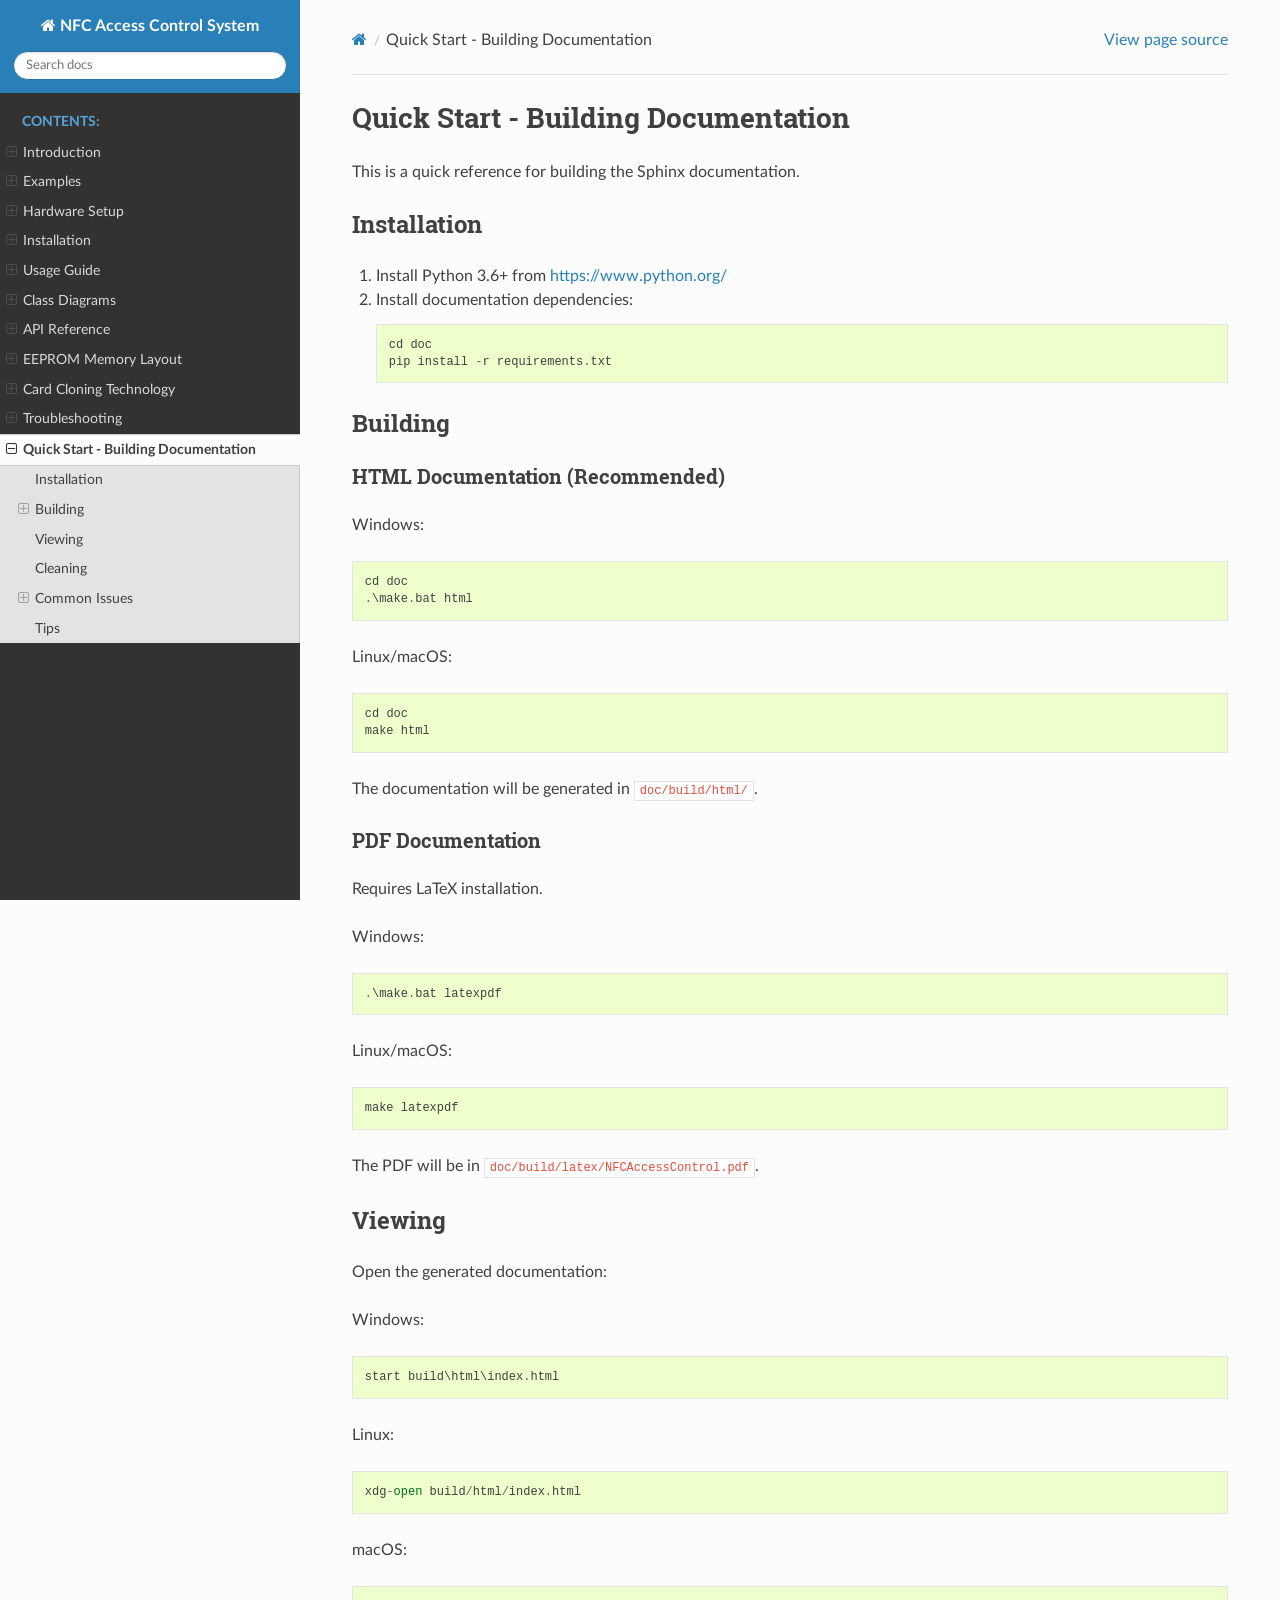
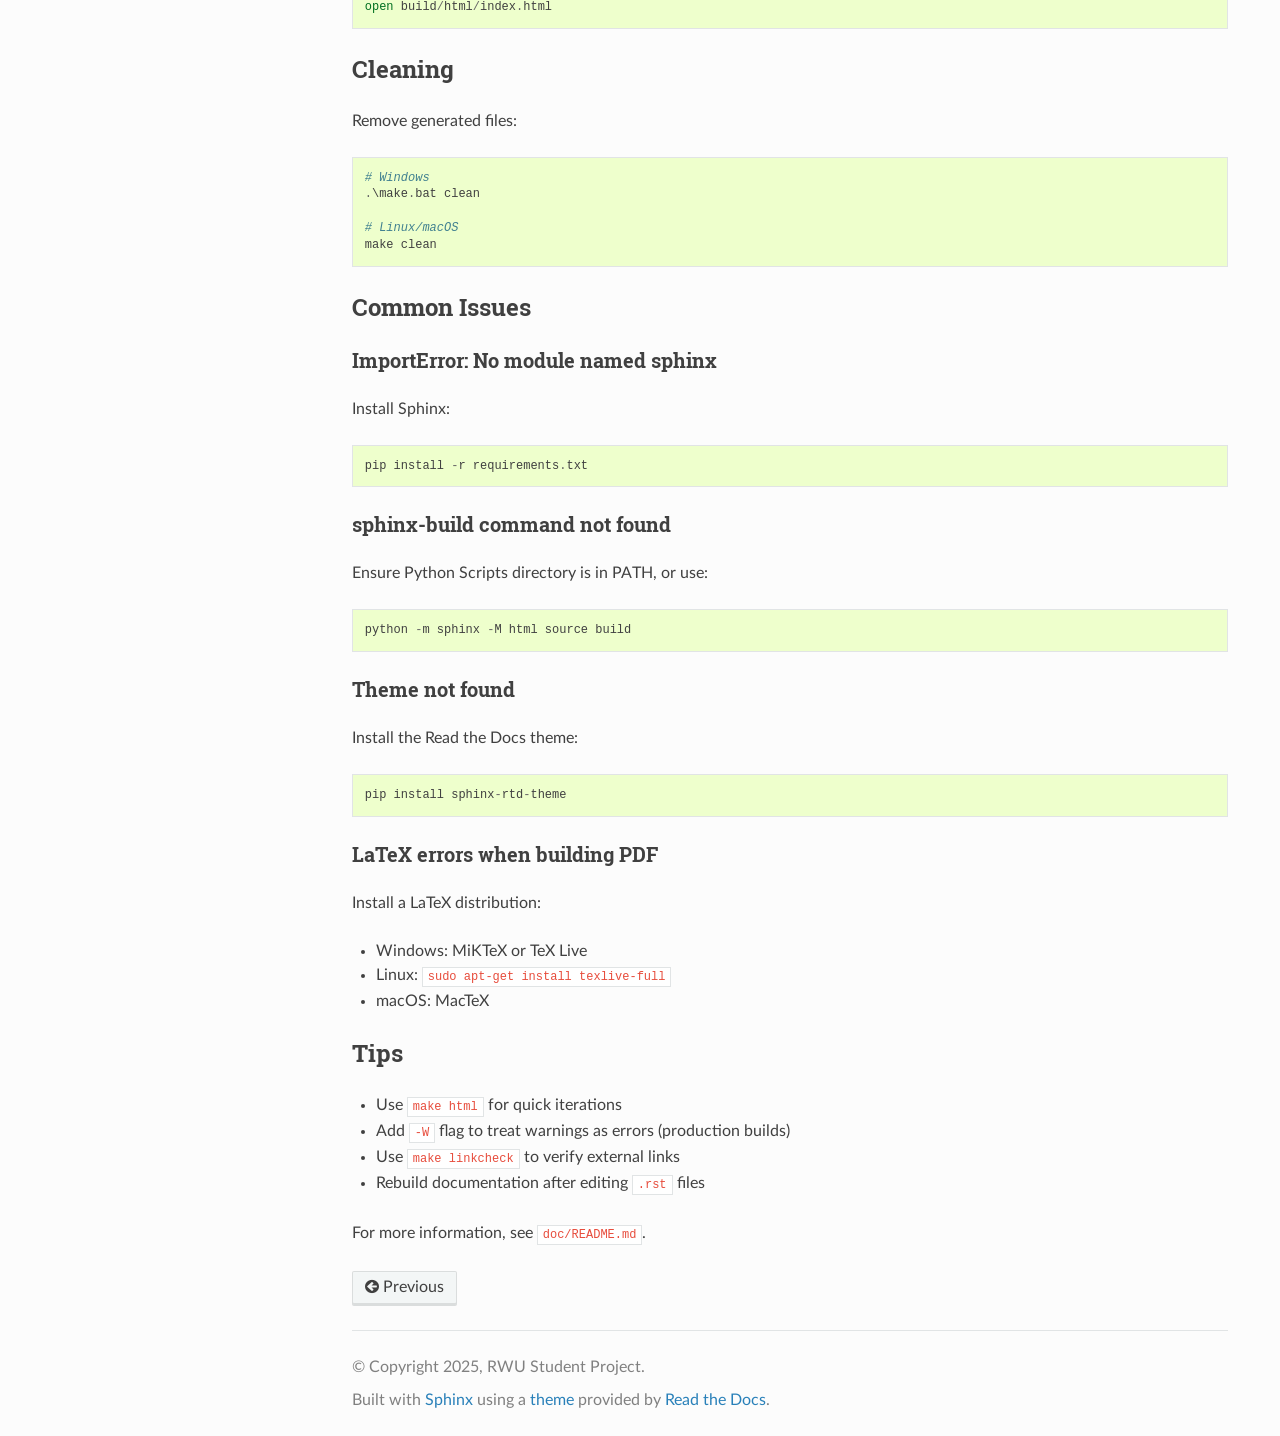
<file: quickstart.html>
<!DOCTYPE html>
<html class="writer-html5" lang="en" data-content_root="./">
<head>
  <meta charset="utf-8" /><meta name="viewport" content="width=device-width, initial-scale=1" />

  <meta name="viewport" content="width=device-width, initial-scale=1.0" />
  <title>Quick Start - Building Documentation &mdash; NFC Access Control System 1.0.0 documentation</title>
      <link rel="stylesheet" type="text/css" href="_static/pygments.css?v=03e43079" />
      <link rel="stylesheet" type="text/css" href="_static/css/theme.css?v=e59714d7" />
      <link rel="stylesheet" type="text/css" href="_static/graphviz.css?v=4ae1632d" />
      <link rel="stylesheet" type="text/css" href="_static/custom.css?v=467e753e" />

  
      <script src="_static/jquery.js?v=5d32c60e"></script>
      <script src="_static/_sphinx_javascript_frameworks_compat.js?v=2cd50e6c"></script>
      <script src="_static/documentation_options.js?v=8d563738"></script>
      <script src="_static/doctools.js?v=9bcbadda"></script>
      <script src="_static/sphinx_highlight.js?v=dc90522c"></script>
    <script src="_static/js/theme.js"></script>
    <link rel="index" title="Index" href="genindex.html" />
    <link rel="search" title="Search" href="search.html" />
    <link rel="prev" title="Troubleshooting" href="troubleshooting.html" /> 
</head>

<body class="wy-body-for-nav"> 
  <div class="wy-grid-for-nav">
    <nav data-toggle="wy-nav-shift" class="wy-nav-side">
      <div class="wy-side-scroll">
        <div class="wy-side-nav-search" >

          
          
          <a href="index.html" class="icon icon-home">
            NFC Access Control System
          </a>
<div role="search">
  <form id="rtd-search-form" class="wy-form" action="search.html" method="get">
    <input type="text" name="q" placeholder="Search docs" aria-label="Search docs" />
    <input type="hidden" name="check_keywords" value="yes" />
    <input type="hidden" name="area" value="default" />
  </form>
</div>
        </div><div class="wy-menu wy-menu-vertical" data-spy="affix" role="navigation" aria-label="Navigation menu">
              <p class="caption" role="heading"><span class="caption-text">Contents:</span></p>
<ul class="current">
<li class="toctree-l1"><a class="reference internal" href="introduction.html">Introduction</a><ul>
<li class="toctree-l2"><a class="reference internal" href="introduction.html#project-evolution">Project Evolution</a></li>
<li class="toctree-l2"><a class="reference internal" href="introduction.html#what-is-nfc">What is NFC?</a></li>
<li class="toctree-l2"><a class="reference internal" href="introduction.html#system-architecture">System Architecture</a><ul>
<li class="toctree-l3"><a class="reference internal" href="introduction.html#hardware-layer">Hardware Layer</a></li>
<li class="toctree-l3"><a class="reference internal" href="introduction.html#software-layer">Software Layer</a></li>
</ul>
</li>
<li class="toctree-l2"><a class="reference internal" href="introduction.html#design-philosophy">Design Philosophy</a><ul>
<li class="toctree-l3"><a class="reference internal" href="introduction.html#security-first">Security First</a></li>
<li class="toctree-l3"><a class="reference internal" href="introduction.html#user-friendly">User Friendly</a></li>
<li class="toctree-l3"><a class="reference internal" href="introduction.html#educational-value">Educational Value</a></li>
<li class="toctree-l3"><a class="reference internal" href="introduction.html#flexibility">Flexibility</a></li>
<li class="toctree-l3"><a class="reference internal" href="introduction.html#reliability">Reliability</a></li>
</ul>
</li>
<li class="toctree-l2"><a class="reference internal" href="introduction.html#use-cases">Use Cases</a><ul>
<li class="toctree-l3"><a class="reference internal" href="introduction.html#educational-applications">Educational Applications</a></li>
<li class="toctree-l3"><a class="reference internal" href="introduction.html#practical-applications">Practical Applications</a></li>
</ul>
</li>
<li class="toctree-l2"><a class="reference internal" href="introduction.html#technical-specifications">Technical Specifications</a><ul>
<li class="toctree-l3"><a class="reference internal" href="introduction.html#hardware-requirements">Hardware Requirements</a></li>
<li class="toctree-l3"><a class="reference internal" href="introduction.html#software-capabilities">Software Capabilities</a></li>
<li class="toctree-l3"><a class="reference internal" href="introduction.html#performance-metrics">Performance Metrics</a></li>
</ul>
</li>
<li class="toctree-l2"><a class="reference internal" href="introduction.html#getting-started">Getting Started</a></li>
<li class="toctree-l2"><a class="reference internal" href="introduction.html#project-structure">Project Structure</a><ul>
<li class="toctree-l3"><a class="reference internal" href="introduction.html#id1">Hardware Layer</a></li>
<li class="toctree-l3"><a class="reference internal" href="introduction.html#id2">Software Layer</a></li>
</ul>
</li>
<li class="toctree-l2"><a class="reference internal" href="introduction.html#id3">Design Philosophy</a><ul>
<li class="toctree-l3"><a class="reference internal" href="introduction.html#id4">Security First</a></li>
<li class="toctree-l3"><a class="reference internal" href="introduction.html#id5">User Friendly</a></li>
<li class="toctree-l3"><a class="reference internal" href="introduction.html#id6">Educational Value</a></li>
<li class="toctree-l3"><a class="reference internal" href="introduction.html#id7">Flexibility</a></li>
<li class="toctree-l3"><a class="reference internal" href="introduction.html#id8">Reliability</a></li>
</ul>
</li>
<li class="toctree-l2"><a class="reference internal" href="introduction.html#id9">Use Cases</a><ul>
<li class="toctree-l3"><a class="reference internal" href="introduction.html#id10">Educational Applications</a></li>
<li class="toctree-l3"><a class="reference internal" href="introduction.html#id11">Practical Applications</a></li>
</ul>
</li>
<li class="toctree-l2"><a class="reference internal" href="introduction.html#id12">Technical Specifications</a><ul>
<li class="toctree-l3"><a class="reference internal" href="introduction.html#id13">Hardware Requirements</a></li>
<li class="toctree-l3"><a class="reference internal" href="introduction.html#id14">Software Capabilities</a></li>
<li class="toctree-l3"><a class="reference internal" href="introduction.html#id15">Performance Metrics</a></li>
</ul>
</li>
<li class="toctree-l2"><a class="reference internal" href="introduction.html#id16">Getting Started</a></li>
<li class="toctree-l2"><a class="reference internal" href="introduction.html#id17">Project Structure</a></li>
</ul>
</li>
<li class="toctree-l1"><a class="reference internal" href="examples.html">Examples</a><ul>
<li class="toctree-l2"><a class="reference internal" href="examples.html#course-tasks-overview">Course Tasks Overview</a></li>
<li class="toctree-l2"><a class="reference internal" href="examples.html#task-1-reading-nfc-tags">Task 1: Reading NFC Tags</a><ul>
<li class="toctree-l3"><a class="reference internal" href="examples.html#learning-objectives">Learning Objectives</a></li>
<li class="toctree-l3"><a class="reference internal" href="examples.html#example-code-read-example-cpp">Example Code: read_example.cpp</a></li>
<li class="toctree-l3"><a class="reference internal" href="examples.html#key-concepts">Key Concepts</a></li>
<li class="toctree-l3"><a class="reference internal" href="examples.html#running-the-example">Running the Example</a></li>
<li class="toctree-l3"><a class="reference internal" href="examples.html#expected-output">Expected Output</a></li>
</ul>
</li>
<li class="toctree-l2"><a class="reference internal" href="examples.html#task-2-writing-to-nfc-tags">Task 2: Writing to NFC Tags</a><ul>
<li class="toctree-l3"><a class="reference internal" href="examples.html#id1">Learning Objectives</a></li>
<li class="toctree-l3"><a class="reference internal" href="examples.html#example-code-write-example-cpp">Example Code: write_example.cpp</a></li>
<li class="toctree-l3"><a class="reference internal" href="examples.html#card-storage-structures">Card Storage Structures</a></li>
<li class="toctree-l3"><a class="reference internal" href="examples.html#write-functions-reference">Write Functions Reference</a></li>
<li class="toctree-l3"><a class="reference internal" href="examples.html#id2">Running the Example</a></li>
<li class="toctree-l3"><a class="reference internal" href="examples.html#safety-tips">Safety Tips</a></li>
<li class="toctree-l3"><a class="reference internal" href="examples.html#common-issues-and-solutions">Common Issues and Solutions</a></li>
</ul>
</li>
<li class="toctree-l2"><a class="reference internal" href="examples.html#advanced-topics">Advanced Topics</a><ul>
<li class="toctree-l3"><a class="reference internal" href="examples.html#card-cloning">Card Cloning</a></li>
<li class="toctree-l3"><a class="reference internal" href="examples.html#ndef-messages">NDEF Messages</a></li>
</ul>
</li>
<li class="toctree-l2"><a class="reference internal" href="examples.html#next-steps">Next Steps</a></li>
<li class="toctree-l2"><a class="reference internal" href="examples.html#tips-for-development">Tips for Development</a></li>
<li class="toctree-l2"><a class="reference internal" href="examples.html#see-also">See Also</a></li>
</ul>
</li>
<li class="toctree-l1"><a class="reference internal" href="hardware.html">Hardware Setup</a><ul>
<li class="toctree-l2"><a class="reference internal" href="hardware.html#required-components">Required Components</a><ul>
<li class="toctree-l3"><a class="reference internal" href="hardware.html#core-components">Core Components</a></li>
<li class="toctree-l3"><a class="reference internal" href="hardware.html#additional-components">Additional Components</a></li>
</ul>
</li>
<li class="toctree-l2"><a class="reference internal" href="hardware.html#pin-configuration">Pin Configuration</a><ul>
<li class="toctree-l3"><a class="reference internal" href="hardware.html#pn532-nfc-module-spi-mode">PN532 NFC Module (SPI Mode)</a></li>
<li class="toctree-l3"><a class="reference internal" href="hardware.html#lcd-display-4-bit-parallel">LCD Display (4-bit Parallel)</a></li>
<li class="toctree-l3"><a class="reference internal" href="hardware.html#navigation-buttons">Navigation Buttons</a></li>
<li class="toctree-l3"><a class="reference internal" href="hardware.html#relay-module">Relay Module</a></li>
</ul>
</li>
<li class="toctree-l2"><a class="reference internal" href="hardware.html#wiring-diagram">Wiring Diagram</a></li>
<li class="toctree-l2"><a class="reference internal" href="hardware.html#power-considerations">Power Considerations</a></li>
<li class="toctree-l2"><a class="reference internal" href="hardware.html#assembly-tips">Assembly Tips</a></li>
<li class="toctree-l2"><a class="reference internal" href="hardware.html#troubleshooting-hardware-issues">Troubleshooting Hardware Issues</a><ul>
<li class="toctree-l3"><a class="reference internal" href="hardware.html#lcd-not-displaying">LCD Not Displaying</a></li>
<li class="toctree-l3"><a class="reference internal" href="hardware.html#pn532-not-detected">PN532 Not Detected</a></li>
<li class="toctree-l3"><a class="reference internal" href="hardware.html#buttons-not-responding">Buttons Not Responding</a></li>
<li class="toctree-l3"><a class="reference internal" href="hardware.html#relay-not-activating">Relay Not Activating</a></li>
</ul>
</li>
</ul>
</li>
<li class="toctree-l1"><a class="reference internal" href="installation.html">Installation</a><ul>
<li class="toctree-l2"><a class="reference internal" href="installation.html#prerequisites">Prerequisites</a><ul>
<li class="toctree-l3"><a class="reference internal" href="installation.html#required-software">Required Software</a></li>
<li class="toctree-l3"><a class="reference internal" href="installation.html#recommended-tools">Recommended Tools</a></li>
</ul>
</li>
<li class="toctree-l2"><a class="reference internal" href="installation.html#setting-up-platformio">Setting Up PlatformIO</a><ul>
<li class="toctree-l3"><a class="reference internal" href="installation.html#option-1-platformio-ide-recommended">Option 1: PlatformIO IDE (Recommended)</a></li>
<li class="toctree-l3"><a class="reference internal" href="installation.html#option-2-platformio-core-cli">Option 2: PlatformIO Core (CLI)</a></li>
</ul>
</li>
<li class="toctree-l2"><a class="reference internal" href="installation.html#getting-the-source-code">Getting the Source Code</a><ul>
<li class="toctree-l3"><a class="reference internal" href="installation.html#clone-from-repository">Clone from Repository</a></li>
<li class="toctree-l3"><a class="reference internal" href="installation.html#download-zip">Download ZIP</a></li>
</ul>
</li>
<li class="toctree-l2"><a class="reference internal" href="installation.html#project-structure">Project Structure</a></li>
<li class="toctree-l2"><a class="reference internal" href="installation.html#configuration">Configuration</a><ul>
<li class="toctree-l3"><a class="reference internal" href="installation.html#pin-configuration">Pin Configuration</a></li>
</ul>
</li>
<li class="toctree-l2"><a class="reference internal" href="installation.html#building-the-firmware">Building the Firmware</a><ul>
<li class="toctree-l3"><a class="reference internal" href="installation.html#using-platformio-ide">Using PlatformIO IDE</a></li>
<li class="toctree-l3"><a class="reference internal" href="installation.html#using-platformio-cli">Using PlatformIO CLI</a></li>
</ul>
</li>
<li class="toctree-l2"><a class="reference internal" href="installation.html#uploading-to-arduino">Uploading to Arduino</a><ul>
<li class="toctree-l3"><a class="reference internal" href="installation.html#preparing-the-arduino">Preparing the Arduino</a></li>
<li class="toctree-l3"><a class="reference internal" href="installation.html#id1">Using PlatformIO IDE</a></li>
<li class="toctree-l3"><a class="reference internal" href="installation.html#specifying-upload-port">Specifying Upload Port</a></li>
</ul>
</li>
<li class="toctree-l2"><a class="reference internal" href="installation.html#monitoring-serial-output">Monitoring Serial Output</a><ul>
<li class="toctree-l3"><a class="reference internal" href="installation.html#using-platformio">Using PlatformIO</a></li>
<li class="toctree-l3"><a class="reference internal" href="installation.html#using-arduino-ide-serial-monitor">Using Arduino IDE Serial Monitor</a></li>
</ul>
</li>
<li class="toctree-l2"><a class="reference internal" href="installation.html#troubleshooting-installation">Troubleshooting Installation</a><ul>
<li class="toctree-l3"><a class="reference internal" href="installation.html#build-errors">Build Errors</a></li>
<li class="toctree-l3"><a class="reference internal" href="installation.html#upload-errors">Upload Errors</a></li>
</ul>
</li>
<li class="toctree-l2"><a class="reference internal" href="installation.html#verification">Verification</a></li>
<li class="toctree-l2"><a class="reference internal" href="installation.html#next-steps">Next Steps</a></li>
</ul>
</li>
<li class="toctree-l1"><a class="reference internal" href="usage.html">Usage Guide</a><ul>
<li class="toctree-l2"><a class="reference internal" href="usage.html#system-startup">System Startup</a></li>
<li class="toctree-l2"><a class="reference internal" href="usage.html#normal-operation">Normal Operation</a><ul>
<li class="toctree-l3"><a class="reference internal" href="usage.html#scanning-cards">Scanning Cards</a></li>
</ul>
</li>
<li class="toctree-l2"><a class="reference internal" href="usage.html#menu-system">Menu System</a><ul>
<li class="toctree-l3"><a class="reference internal" href="usage.html#accessing-the-menu">Accessing the Menu</a></li>
<li class="toctree-l3"><a class="reference internal" href="usage.html#menu-navigation">Menu Navigation</a></li>
<li class="toctree-l3"><a class="reference internal" href="usage.html#main-menu-items">Main Menu Items</a></li>
</ul>
</li>
<li class="toctree-l2"><a class="reference internal" href="usage.html#card-management">Card Management</a><ul>
<li class="toctree-l3"><a class="reference internal" href="usage.html#registering-a-new-card">Registering a New Card</a></li>
<li class="toctree-l3"><a class="reference internal" href="usage.html#deleting-a-card">Deleting a Card</a></li>
<li class="toctree-l3"><a class="reference internal" href="usage.html#listing-stored-cards">Listing Stored Cards</a></li>
</ul>
</li>
<li class="toctree-l2"><a class="reference internal" href="usage.html#advanced-features">Advanced Features</a><ul>
<li class="toctree-l3"><a class="reference internal" href="usage.html#card-cloning">Card Cloning</a></li>
<li class="toctree-l3"><a class="reference internal" href="usage.html#system-information">System Information</a></li>
</ul>
</li>
<li class="toctree-l2"><a class="reference internal" href="usage.html#customization">Customization</a><ul>
<li class="toctree-l3"><a class="reference internal" href="usage.html#access-duration">Access Duration</a></li>
<li class="toctree-l3"><a class="reference internal" href="usage.html#button-configuration">Button Configuration</a></li>
<li class="toctree-l3"><a class="reference internal" href="usage.html#card-capacity">Card Capacity</a></li>
</ul>
</li>
<li class="toctree-l2"><a class="reference internal" href="usage.html#best-practices">Best Practices</a><ul>
<li class="toctree-l3"><a class="reference internal" href="usage.html#regular-operation">Regular Operation</a></li>
<li class="toctree-l3"><a class="reference internal" href="usage.html#id1">Card Management</a></li>
<li class="toctree-l3"><a class="reference internal" href="usage.html#system-maintenance">System Maintenance</a></li>
</ul>
</li>
<li class="toctree-l2"><a class="reference internal" href="usage.html#security-considerations">Security Considerations</a><ul>
<li class="toctree-l3"><a class="reference internal" href="usage.html#physical-security">Physical Security</a></li>
<li class="toctree-l3"><a class="reference internal" href="usage.html#access-control">Access Control</a></li>
</ul>
</li>
<li class="toctree-l2"><a class="reference internal" href="usage.html#serial-output">Serial Output</a></li>
<li class="toctree-l2"><a class="reference internal" href="usage.html#troubleshooting-common-issues">Troubleshooting Common Issues</a><ul>
<li class="toctree-l3"><a class="reference internal" href="usage.html#card-not-reading">Card Not Reading</a></li>
<li class="toctree-l3"><a class="reference internal" href="usage.html#false-readings">False Readings</a></li>
<li class="toctree-l3"><a class="reference internal" href="usage.html#menu-not-responding">Menu Not Responding</a></li>
<li class="toctree-l3"><a class="reference internal" href="usage.html#relay-not-activating">Relay Not Activating</a></li>
</ul>
</li>
</ul>
</li>
<li class="toctree-l1"><a class="reference internal" href="diagrams.html">Class Diagrams</a><ul>
<li class="toctree-l2"><a class="reference internal" href="diagrams.html#system-architecture-overview">System Architecture Overview</a></li>
<li class="toctree-l2"><a class="reference internal" href="diagrams.html#accesscontrolsystem-class">AccessControlSystem Class</a></li>
<li class="toctree-l2"><a class="reference internal" href="diagrams.html#nfcreader-class">NFCReader Class</a></li>
<li class="toctree-l2"><a class="reference internal" href="diagrams.html#complete-system-relationships">Complete System Relationships</a></li>
<li class="toctree-l2"><a class="reference internal" href="diagrams.html#state-machine">State Machine</a></li>
<li class="toctree-l2"><a class="reference internal" href="diagrams.html#card-registration-flow">Card Registration Flow</a></li>
<li class="toctree-l2"><a class="reference internal" href="diagrams.html#card-cloning-flow">Card Cloning Flow</a></li>
<li class="toctree-l2"><a class="reference internal" href="diagrams.html#mifare-memory-layout">MIFARE Memory Layout</a></li>
<li class="toctree-l2"><a class="reference internal" href="diagrams.html#installation-and-usage">Installation and Usage</a></li>
<li class="toctree-l2"><a class="reference internal" href="diagrams.html#see-also">See Also</a></li>
</ul>
</li>
<li class="toctree-l1"><a class="reference internal" href="api.html">API Reference</a><ul>
<li class="toctree-l2"><a class="reference internal" href="api.html#core-classes">Core Classes</a><ul>
<li class="toctree-l3"><a class="reference internal" href="api.html#accesscontrolsystem">AccessControlSystem</a><ul>
<li class="toctree-l4"><a class="reference internal" href="api.html#_CPPv419AccessControlSystem"><code class="docutils literal notranslate"><span class="pre">AccessControlSystem</span></code></a></li>
</ul>
</li>
<li class="toctree-l3"><a class="reference internal" href="api.html#nfcreader">NFCReader</a><ul>
<li class="toctree-l4"><a class="reference internal" href="api.html#_CPPv49NFCReader"><code class="docutils literal notranslate"><span class="pre">NFCReader</span></code></a></li>
</ul>
</li>
</ul>
</li>
<li class="toctree-l2"><a class="reference internal" href="api.html#enumerations">Enumerations</a><ul>
<li class="toctree-l3"><a class="reference internal" href="api.html#nfccommmode">NFCCommMode</a></li>
<li class="toctree-l3"><a class="reference internal" href="api.html#nfcreadmode">NFCReadMode</a></li>
<li class="toctree-l3"><a class="reference internal" href="api.html#nfccardtype">NFCCardType</a></li>
</ul>
</li>
<li class="toctree-l2"><a class="reference internal" href="api.html#data-structures">Data Structures</a><ul>
<li class="toctree-l3"><a class="reference internal" href="api.html#nfccardinfo">NFCCardInfo</a></li>
<li class="toctree-l3"><a class="reference internal" href="api.html#nfcwriteresult">NFCWriteResult</a></li>
<li class="toctree-l3"><a class="reference internal" href="api.html#systemstate">SystemState</a></li>
<li class="toctree-l3"><a class="reference internal" href="api.html#state-machine-diagram">State Machine Diagram</a></li>
<li class="toctree-l3"><a class="reference internal" href="api.html#menuitem">MenuItem</a></li>
</ul>
</li>
<li class="toctree-l2"><a class="reference internal" href="api.html#configuration-constants">Configuration Constants</a><ul>
<li class="toctree-l3"><a class="reference internal" href="api.html#hardware-pin-definitions">Hardware Pin Definitions</a></li>
<li class="toctree-l3"><a class="reference internal" href="api.html#system-parameters">System Parameters</a></li>
<li class="toctree-l3"><a class="reference internal" href="api.html#eeprom-memory-map">EEPROM Memory Map</a></li>
<li class="toctree-l3"><a class="reference internal" href="api.html#custom-sector-configuration">Custom Sector Configuration</a></li>
</ul>
</li>
<li class="toctree-l2"><a class="reference internal" href="api.html#example-usage">Example Usage</a><ul>
<li class="toctree-l3"><a class="reference internal" href="api.html#basic-setup">Basic Setup</a></li>
<li class="toctree-l3"><a class="reference internal" href="api.html#custom-card-handling">Custom Card Handling</a></li>
<li class="toctree-l3"><a class="reference internal" href="api.html#manual-card-registration">Manual Card Registration</a></li>
</ul>
</li>
<li class="toctree-l2"><a class="reference internal" href="api.html#return-values">Return Values</a></li>
<li class="toctree-l2"><a class="reference internal" href="api.html#memory-considerations">Memory Considerations</a><ul>
<li class="toctree-l3"><a class="reference internal" href="api.html#eeprom-usage">EEPROM Usage</a></li>
<li class="toctree-l3"><a class="reference internal" href="api.html#ram-usage">RAM Usage</a></li>
</ul>
</li>
<li class="toctree-l2"><a class="reference internal" href="api.html#thread-safety">Thread Safety</a></li>
<li class="toctree-l2"><a class="reference internal" href="api.html#debugging">Debugging</a></li>
</ul>
</li>
<li class="toctree-l1"><a class="reference internal" href="eeprom.html">EEPROM Memory Layout</a><ul>
<li class="toctree-l2"><a class="reference internal" href="eeprom.html#memory-map-overview">Memory Map Overview</a></li>
<li class="toctree-l2"><a class="reference internal" href="eeprom.html#memory-regions">Memory Regions</a><ul>
<li class="toctree-l3"><a class="reference internal" href="eeprom.html#header-section">Header Section</a></li>
<li class="toctree-l3"><a class="reference internal" href="eeprom.html#card-data-section">Card Data Section</a></li>
</ul>
</li>
<li class="toctree-l2"><a class="reference internal" href="eeprom.html#memory-operations">Memory Operations</a><ul>
<li class="toctree-l3"><a class="reference internal" href="eeprom.html#read-operation-flow">Read Operation Flow</a></li>
<li class="toctree-l3"><a class="reference internal" href="eeprom.html#write-operation-flow">Write Operation Flow</a></li>
</ul>
</li>
<li class="toctree-l2"><a class="reference internal" href="eeprom.html#memory-wear-leveling">Memory Wear Leveling</a><ul>
<li class="toctree-l3"><a class="reference internal" href="eeprom.html#write-frequency-estimation">Write Frequency Estimation</a></li>
<li class="toctree-l3"><a class="reference internal" href="eeprom.html#best-practices">Best Practices</a></li>
</ul>
</li>
<li class="toctree-l2"><a class="reference internal" href="eeprom.html#memory-initialization">Memory Initialization</a><ul>
<li class="toctree-l3"><a class="reference internal" href="eeprom.html#first-time-setup">First-Time Setup</a></li>
<li class="toctree-l3"><a class="reference internal" href="eeprom.html#code-example">Code Example</a></li>
</ul>
</li>
<li class="toctree-l2"><a class="reference internal" href="eeprom.html#memory-debugging">Memory Debugging</a></li>
<li class="toctree-l2"><a class="reference internal" href="eeprom.html#summary">Summary</a></li>
</ul>
</li>
<li class="toctree-l1"><a class="reference internal" href="card_cloning.html">Card Cloning Technology</a><ul>
<li class="toctree-l2"><a class="reference internal" href="card_cloning.html#overview">Overview</a></li>
<li class="toctree-l2"><a class="reference internal" href="card_cloning.html#how-it-works">How It Works</a><ul>
<li class="toctree-l3"><a class="reference internal" href="card_cloning.html#dual-uid-system">Dual UID System</a></li>
<li class="toctree-l3"><a class="reference internal" href="card_cloning.html#reading-priority">Reading Priority</a></li>
</ul>
</li>
<li class="toctree-l2"><a class="reference internal" href="card_cloning.html#custom-sector-structure">Custom Sector Structure</a><ul>
<li class="toctree-l3"><a class="reference internal" href="card_cloning.html#sector-1-layout">Sector 1 Layout</a></li>
<li class="toctree-l3"><a class="reference internal" href="card_cloning.html#block-4-structure-uid-block">Block 4 Structure (UID Block)</a></li>
<li class="toctree-l3"><a class="reference internal" href="card_cloning.html#block-5-structure-metadata-block">Block 5 Structure (Metadata Block)</a></li>
</ul>
</li>
<li class="toctree-l2"><a class="reference internal" href="card_cloning.html#cloning-process">Cloning Process</a><ul>
<li class="toctree-l3"><a class="reference internal" href="card_cloning.html#step-by-step-procedure">Step-by-Step Procedure</a></li>
</ul>
</li>
<li class="toctree-l2"><a class="reference internal" href="card_cloning.html#code-implementation">Code Implementation</a><ul>
<li class="toctree-l3"><a class="reference internal" href="card_cloning.html#nfcreader-clonecard-method">NFCReader::cloneCard() Method</a></li>
<li class="toctree-l3"><a class="reference internal" href="card_cloning.html#reading-cloned-uid">Reading Cloned UID</a></li>
</ul>
</li>
<li class="toctree-l2"><a class="reference internal" href="card_cloning.html#security-considerations">Security Considerations</a><ul>
<li class="toctree-l3"><a class="reference internal" href="card_cloning.html#authentication-keys">Authentication Keys</a></li>
<li class="toctree-l3"><a class="reference internal" href="card_cloning.html#access-control">Access Control</a></li>
<li class="toctree-l3"><a class="reference internal" href="card_cloning.html#physical-security">Physical Security</a></li>
</ul>
</li>
<li class="toctree-l2"><a class="reference internal" href="card_cloning.html#limitations">Limitations</a><ul>
<li class="toctree-l3"><a class="reference internal" href="card_cloning.html#card-compatibility">Card Compatibility</a></li>
<li class="toctree-l3"><a class="reference internal" href="card_cloning.html#key-requirements">Key Requirements</a></li>
<li class="toctree-l3"><a class="reference internal" href="card_cloning.html#write-limitations">Write Limitations</a></li>
</ul>
</li>
<li class="toctree-l2"><a class="reference internal" href="card_cloning.html#advantages-over-magic-cards">Advantages Over Magic Cards</a><ul>
<li class="toctree-l3"><a class="reference internal" href="card_cloning.html#traditional-magic-cards">Traditional “Magic” Cards</a></li>
<li class="toctree-l3"><a class="reference internal" href="card_cloning.html#our-custom-sector-approach">Our Custom Sector Approach</a></li>
</ul>
</li>
<li class="toctree-l2"><a class="reference internal" href="card_cloning.html#best-practices">Best Practices</a><ul>
<li class="toctree-l3"><a class="reference internal" href="card_cloning.html#cloning-workflow">Cloning Workflow</a></li>
<li class="toctree-l3"><a class="reference internal" href="card_cloning.html#error-handling">Error Handling</a></li>
<li class="toctree-l3"><a class="reference internal" href="card_cloning.html#storage-management">Storage Management</a></li>
</ul>
</li>
<li class="toctree-l2"><a class="reference internal" href="card_cloning.html#advanced-topics">Advanced Topics</a><ul>
<li class="toctree-l3"><a class="reference internal" href="card_cloning.html#multi-identity-cards">Multi-Identity Cards</a></li>
<li class="toctree-l3"><a class="reference internal" href="card_cloning.html#encrypted-clones">Encrypted Clones</a></li>
<li class="toctree-l3"><a class="reference internal" href="card_cloning.html#time-limited-clones">Time-Limited Clones</a></li>
</ul>
</li>
<li class="toctree-l2"><a class="reference internal" href="card_cloning.html#example-use-cases">Example Use Cases</a><ul>
<li class="toctree-l3"><a class="reference internal" href="card_cloning.html#backup-access-card">Backup Access Card</a></li>
<li class="toctree-l3"><a class="reference internal" href="card_cloning.html#temporary-access">Temporary Access</a></li>
<li class="toctree-l3"><a class="reference internal" href="card_cloning.html#multi-location-access">Multi-Location Access</a></li>
</ul>
</li>
<li class="toctree-l2"><a class="reference internal" href="card_cloning.html#testing-and-validation">Testing and Validation</a></li>
<li class="toctree-l2"><a class="reference internal" href="card_cloning.html#troubleshooting-cloning-issues">Troubleshooting Cloning Issues</a></li>
</ul>
</li>
<li class="toctree-l1"><a class="reference internal" href="troubleshooting.html">Troubleshooting</a><ul>
<li class="toctree-l2"><a class="reference internal" href="troubleshooting.html#hardware-issues">Hardware Issues</a><ul>
<li class="toctree-l3"><a class="reference internal" href="troubleshooting.html#pn532-module-not-detected">PN532 Module Not Detected</a></li>
<li class="toctree-l3"><a class="reference internal" href="troubleshooting.html#lcd-display-issues">LCD Display Issues</a></li>
<li class="toctree-l3"><a class="reference internal" href="troubleshooting.html#button-problems">Button Problems</a></li>
<li class="toctree-l3"><a class="reference internal" href="troubleshooting.html#relay-issues">Relay Issues</a></li>
</ul>
</li>
<li class="toctree-l2"><a class="reference internal" href="troubleshooting.html#card-reading-issues">Card Reading Issues</a><ul>
<li class="toctree-l3"><a class="reference internal" href="troubleshooting.html#cards-not-detected">Cards Not Detected</a></li>
<li class="toctree-l3"><a class="reference internal" href="troubleshooting.html#specific-card-types">Specific Card Types</a></li>
</ul>
</li>
<li class="toctree-l2"><a class="reference internal" href="troubleshooting.html#software-issues">Software Issues</a><ul>
<li class="toctree-l3"><a class="reference internal" href="troubleshooting.html#compilation-errors">Compilation Errors</a></li>
<li class="toctree-l3"><a class="reference internal" href="troubleshooting.html#upload-failures">Upload Failures</a></li>
<li class="toctree-l3"><a class="reference internal" href="troubleshooting.html#runtime-errors">Runtime Errors</a></li>
</ul>
</li>
<li class="toctree-l2"><a class="reference internal" href="troubleshooting.html#cloning-issues">Cloning Issues</a><ul>
<li class="toctree-l3"><a class="reference internal" href="troubleshooting.html#authentication-failed">Authentication Failed</a></li>
<li class="toctree-l3"><a class="reference internal" href="troubleshooting.html#write-failed">Write Failed</a></li>
<li class="toctree-l3"><a class="reference internal" href="troubleshooting.html#verification-failed">Verification Failed</a></li>
<li class="toctree-l3"><a class="reference internal" href="troubleshooting.html#cloned-card-not-working">Cloned Card Not Working</a></li>
</ul>
</li>
<li class="toctree-l2"><a class="reference internal" href="troubleshooting.html#access-control-issues">Access Control Issues</a><ul>
<li class="toctree-l3"><a class="reference internal" href="troubleshooting.html#authorized-card-denied">Authorized Card Denied</a></li>
<li class="toctree-l3"><a class="reference internal" href="troubleshooting.html#unauthorized-card-granted">Unauthorized Card Granted</a></li>
<li class="toctree-l3"><a class="reference internal" href="troubleshooting.html#relay-timing-issues">Relay Timing Issues</a></li>
</ul>
</li>
<li class="toctree-l2"><a class="reference internal" href="troubleshooting.html#menu-system-issues">Menu System Issues</a><ul>
<li class="toctree-l3"><a class="reference internal" href="troubleshooting.html#menu-not-accessible">Menu Not Accessible</a></li>
<li class="toctree-l3"><a class="reference internal" href="troubleshooting.html#cannot-exit-menu">Cannot Exit Menu</a></li>
<li class="toctree-l3"><a class="reference internal" href="troubleshooting.html#cards-not-listing">Cards Not Listing</a></li>
</ul>
</li>
<li class="toctree-l2"><a class="reference internal" href="troubleshooting.html#diagnostic-tools">Diagnostic Tools</a><ul>
<li class="toctree-l3"><a class="reference internal" href="troubleshooting.html#serial-monitor-output">Serial Monitor Output</a></li>
<li class="toctree-l3"><a class="reference internal" href="troubleshooting.html#testing-individual-components">Testing Individual Components</a></li>
</ul>
</li>
<li class="toctree-l2"><a class="reference internal" href="troubleshooting.html#common-error-codes">Common Error Codes</a></li>
<li class="toctree-l2"><a class="reference internal" href="troubleshooting.html#getting-help">Getting Help</a><ul>
<li class="toctree-l3"><a class="reference internal" href="troubleshooting.html#before-seeking-support">Before Seeking Support</a></li>
<li class="toctree-l3"><a class="reference internal" href="troubleshooting.html#information-to-provide">Information to Provide</a></li>
<li class="toctree-l3"><a class="reference internal" href="troubleshooting.html#support-channels">Support Channels</a></li>
</ul>
</li>
<li class="toctree-l2"><a class="reference internal" href="troubleshooting.html#additional-resources">Additional Resources</a></li>
</ul>
</li>
<li class="toctree-l1 current"><a class="current reference internal" href="#">Quick Start - Building Documentation</a><ul>
<li class="toctree-l2"><a class="reference internal" href="#installation">Installation</a></li>
<li class="toctree-l2"><a class="reference internal" href="#building">Building</a><ul>
<li class="toctree-l3"><a class="reference internal" href="#html-documentation-recommended">HTML Documentation (Recommended)</a></li>
<li class="toctree-l3"><a class="reference internal" href="#pdf-documentation">PDF Documentation</a></li>
</ul>
</li>
<li class="toctree-l2"><a class="reference internal" href="#viewing">Viewing</a></li>
<li class="toctree-l2"><a class="reference internal" href="#cleaning">Cleaning</a></li>
<li class="toctree-l2"><a class="reference internal" href="#common-issues">Common Issues</a><ul>
<li class="toctree-l3"><a class="reference internal" href="#importerror-no-module-named-sphinx">ImportError: No module named sphinx</a></li>
<li class="toctree-l3"><a class="reference internal" href="#sphinx-build-command-not-found">sphinx-build command not found</a></li>
<li class="toctree-l3"><a class="reference internal" href="#theme-not-found">Theme not found</a></li>
<li class="toctree-l3"><a class="reference internal" href="#latex-errors-when-building-pdf">LaTeX errors when building PDF</a></li>
</ul>
</li>
<li class="toctree-l2"><a class="reference internal" href="#tips">Tips</a></li>
</ul>
</li>
</ul>

        </div>
      </div>
    </nav>

    <section data-toggle="wy-nav-shift" class="wy-nav-content-wrap"><nav class="wy-nav-top" aria-label="Mobile navigation menu" >
          <i data-toggle="wy-nav-top" class="fa fa-bars"></i>
          <a href="index.html">NFC Access Control System</a>
      </nav>

      <div class="wy-nav-content">
        <div class="rst-content">
          <div role="navigation" aria-label="Page navigation">
  <ul class="wy-breadcrumbs">
      <li><a href="index.html" class="icon icon-home" aria-label="Home"></a></li>
      <li class="breadcrumb-item active">Quick Start - Building Documentation</li>
      <li class="wy-breadcrumbs-aside">
            <a href="_sources/quickstart.rst.txt" rel="nofollow"> View page source</a>
      </li>
  </ul>
  <hr/>
</div>
          <div role="main" class="document" itemscope="itemscope" itemtype="http://schema.org/Article">
           <div itemprop="articleBody">
             
  <section id="quick-start-building-documentation">
<h1>Quick Start - Building Documentation<a class="headerlink" href="#quick-start-building-documentation" title="Link to this heading"></a></h1>
<p>This is a quick reference for building the Sphinx documentation.</p>
<section id="installation">
<h2>Installation<a class="headerlink" href="#installation" title="Link to this heading"></a></h2>
<ol class="arabic">
<li><p>Install Python 3.6+ from <a class="reference external" href="https://www.python.org/">https://www.python.org/</a></p></li>
<li><p>Install documentation dependencies:</p>
<div class="highlight-default notranslate"><div class="highlight"><pre><span></span><span class="n">cd</span> <span class="n">doc</span>
<span class="n">pip</span> <span class="n">install</span> <span class="o">-</span><span class="n">r</span> <span class="n">requirements</span><span class="o">.</span><span class="n">txt</span>
</pre></div>
</div>
</li>
</ol>
</section>
<section id="building">
<h2>Building<a class="headerlink" href="#building" title="Link to this heading"></a></h2>
<section id="html-documentation-recommended">
<h3>HTML Documentation (Recommended)<a class="headerlink" href="#html-documentation-recommended" title="Link to this heading"></a></h3>
<p>Windows:</p>
<div class="highlight-default notranslate"><div class="highlight"><pre><span></span><span class="n">cd</span> <span class="n">doc</span>
<span class="o">.</span>\<span class="n">make</span><span class="o">.</span><span class="n">bat</span> <span class="n">html</span>
</pre></div>
</div>
<p>Linux/macOS:</p>
<div class="highlight-default notranslate"><div class="highlight"><pre><span></span><span class="n">cd</span> <span class="n">doc</span>
<span class="n">make</span> <span class="n">html</span>
</pre></div>
</div>
<p>The documentation will be generated in <code class="docutils literal notranslate"><span class="pre">doc/build/html/</span></code>.</p>
</section>
<section id="pdf-documentation">
<h3>PDF Documentation<a class="headerlink" href="#pdf-documentation" title="Link to this heading"></a></h3>
<p>Requires LaTeX installation.</p>
<p>Windows:</p>
<div class="highlight-default notranslate"><div class="highlight"><pre><span></span><span class="o">.</span>\<span class="n">make</span><span class="o">.</span><span class="n">bat</span> <span class="n">latexpdf</span>
</pre></div>
</div>
<p>Linux/macOS:</p>
<div class="highlight-default notranslate"><div class="highlight"><pre><span></span><span class="n">make</span> <span class="n">latexpdf</span>
</pre></div>
</div>
<p>The PDF will be in <code class="docutils literal notranslate"><span class="pre">doc/build/latex/NFCAccessControl.pdf</span></code>.</p>
</section>
</section>
<section id="viewing">
<h2>Viewing<a class="headerlink" href="#viewing" title="Link to this heading"></a></h2>
<p>Open the generated documentation:</p>
<p>Windows:</p>
<div class="highlight-default notranslate"><div class="highlight"><pre><span></span><span class="n">start</span> <span class="n">build</span>\<span class="n">html</span>\<span class="n">index</span><span class="o">.</span><span class="n">html</span>
</pre></div>
</div>
<p>Linux:</p>
<div class="highlight-default notranslate"><div class="highlight"><pre><span></span><span class="n">xdg</span><span class="o">-</span><span class="nb">open</span> <span class="n">build</span><span class="o">/</span><span class="n">html</span><span class="o">/</span><span class="n">index</span><span class="o">.</span><span class="n">html</span>
</pre></div>
</div>
<p>macOS:</p>
<div class="highlight-default notranslate"><div class="highlight"><pre><span></span><span class="nb">open</span> <span class="n">build</span><span class="o">/</span><span class="n">html</span><span class="o">/</span><span class="n">index</span><span class="o">.</span><span class="n">html</span>
</pre></div>
</div>
</section>
<section id="cleaning">
<h2>Cleaning<a class="headerlink" href="#cleaning" title="Link to this heading"></a></h2>
<p>Remove generated files:</p>
<div class="highlight-default notranslate"><div class="highlight"><pre><span></span><span class="c1"># Windows</span>
<span class="o">.</span>\<span class="n">make</span><span class="o">.</span><span class="n">bat</span> <span class="n">clean</span>

<span class="c1"># Linux/macOS</span>
<span class="n">make</span> <span class="n">clean</span>
</pre></div>
</div>
</section>
<section id="common-issues">
<h2>Common Issues<a class="headerlink" href="#common-issues" title="Link to this heading"></a></h2>
<section id="importerror-no-module-named-sphinx">
<h3>ImportError: No module named sphinx<a class="headerlink" href="#importerror-no-module-named-sphinx" title="Link to this heading"></a></h3>
<p>Install Sphinx:</p>
<div class="highlight-default notranslate"><div class="highlight"><pre><span></span><span class="n">pip</span> <span class="n">install</span> <span class="o">-</span><span class="n">r</span> <span class="n">requirements</span><span class="o">.</span><span class="n">txt</span>
</pre></div>
</div>
</section>
<section id="sphinx-build-command-not-found">
<h3>sphinx-build command not found<a class="headerlink" href="#sphinx-build-command-not-found" title="Link to this heading"></a></h3>
<p>Ensure Python Scripts directory is in PATH, or use:</p>
<div class="highlight-default notranslate"><div class="highlight"><pre><span></span><span class="n">python</span> <span class="o">-</span><span class="n">m</span> <span class="n">sphinx</span> <span class="o">-</span><span class="n">M</span> <span class="n">html</span> <span class="n">source</span> <span class="n">build</span>
</pre></div>
</div>
</section>
<section id="theme-not-found">
<h3>Theme not found<a class="headerlink" href="#theme-not-found" title="Link to this heading"></a></h3>
<p>Install the Read the Docs theme:</p>
<div class="highlight-default notranslate"><div class="highlight"><pre><span></span><span class="n">pip</span> <span class="n">install</span> <span class="n">sphinx</span><span class="o">-</span><span class="n">rtd</span><span class="o">-</span><span class="n">theme</span>
</pre></div>
</div>
</section>
<section id="latex-errors-when-building-pdf">
<h3>LaTeX errors when building PDF<a class="headerlink" href="#latex-errors-when-building-pdf" title="Link to this heading"></a></h3>
<p>Install a LaTeX distribution:</p>
<ul class="simple">
<li><p>Windows: MiKTeX or TeX Live</p></li>
<li><p>Linux: <code class="docutils literal notranslate"><span class="pre">sudo</span> <span class="pre">apt-get</span> <span class="pre">install</span> <span class="pre">texlive-full</span></code></p></li>
<li><p>macOS: MacTeX</p></li>
</ul>
</section>
</section>
<section id="tips">
<h2>Tips<a class="headerlink" href="#tips" title="Link to this heading"></a></h2>
<ul class="simple">
<li><p>Use <code class="docutils literal notranslate"><span class="pre">make</span> <span class="pre">html</span></code> for quick iterations</p></li>
<li><p>Add <code class="docutils literal notranslate"><span class="pre">-W</span></code> flag to treat warnings as errors (production builds)</p></li>
<li><p>Use <code class="docutils literal notranslate"><span class="pre">make</span> <span class="pre">linkcheck</span></code> to verify external links</p></li>
<li><p>Rebuild documentation after editing <code class="docutils literal notranslate"><span class="pre">.rst</span></code> files</p></li>
</ul>
<p>For more information, see <code class="docutils literal notranslate"><span class="pre">doc/README.md</span></code>.</p>
</section>
</section>


           </div>
          </div>
          <footer><div class="rst-footer-buttons" role="navigation" aria-label="Footer">
        <a href="troubleshooting.html" class="btn btn-neutral float-left" title="Troubleshooting" accesskey="p" rel="prev"><span class="fa fa-arrow-circle-left" aria-hidden="true"></span> Previous</a>
    </div>

  <hr/>

  <div role="contentinfo">
    <p>&#169; Copyright 2025, RWU Student Project.</p>
  </div>

  Built with <a href="https://www.sphinx-doc.org/">Sphinx</a> using a
    <a href="https://github.com/readthedocs/sphinx_rtd_theme">theme</a>
    provided by <a href="https://readthedocs.org">Read the Docs</a>.
   

</footer>
        </div>
      </div>
    </section>
  </div>
  <script>
      jQuery(function () {
          SphinxRtdTheme.Navigation.enable(true);
      });
  </script> 

</body>
</html>
</file>
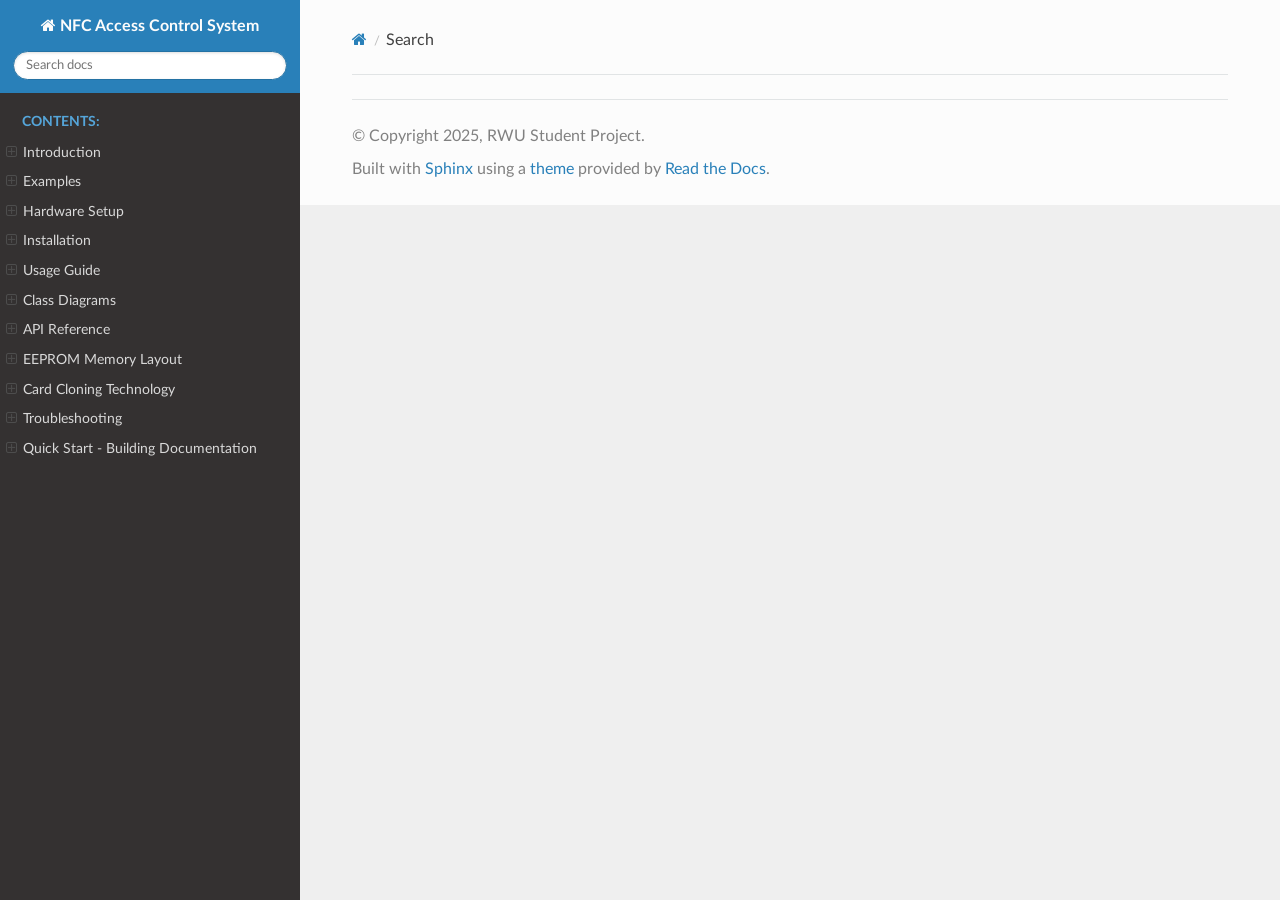
<file: search.html>
<!DOCTYPE html>
<html class="writer-html5" lang="en" data-content_root="./">
<head>
  <meta charset="utf-8" />
  <meta name="viewport" content="width=device-width, initial-scale=1.0" />
  <title>Search &mdash; NFC Access Control System 1.0.0 documentation</title>
      <link rel="stylesheet" type="text/css" href="_static/pygments.css?v=03e43079" />
      <link rel="stylesheet" type="text/css" href="_static/css/theme.css?v=e59714d7" />
      <link rel="stylesheet" type="text/css" href="_static/graphviz.css?v=4ae1632d" />
      <link rel="stylesheet" type="text/css" href="_static/custom.css?v=467e753e" />

  
    
      <script src="_static/jquery.js?v=5d32c60e"></script>
      <script src="_static/_sphinx_javascript_frameworks_compat.js?v=2cd50e6c"></script>
      <script src="_static/documentation_options.js?v=8d563738"></script>
      <script src="_static/doctools.js?v=9bcbadda"></script>
      <script src="_static/sphinx_highlight.js?v=dc90522c"></script>
    <script src="_static/js/theme.js"></script>
    <script src="_static/searchtools.js"></script>
    <script src="_static/language_data.js"></script>
    <link rel="index" title="Index" href="genindex.html" />
    <link rel="search" title="Search" href="#" /> 
</head>

<body class="wy-body-for-nav"> 
  <div class="wy-grid-for-nav">
    <nav data-toggle="wy-nav-shift" class="wy-nav-side">
      <div class="wy-side-scroll">
        <div class="wy-side-nav-search" >

          
          
          <a href="index.html" class="icon icon-home">
            NFC Access Control System
          </a>
<div role="search">
  <form id="rtd-search-form" class="wy-form" action="#" method="get">
    <input type="text" name="q" placeholder="Search docs" aria-label="Search docs" />
    <input type="hidden" name="check_keywords" value="yes" />
    <input type="hidden" name="area" value="default" />
  </form>
</div>
        </div><div class="wy-menu wy-menu-vertical" data-spy="affix" role="navigation" aria-label="Navigation menu">
              <p class="caption" role="heading"><span class="caption-text">Contents:</span></p>
<ul>
<li class="toctree-l1"><a class="reference internal" href="introduction.html">Introduction</a><ul>
<li class="toctree-l2"><a class="reference internal" href="introduction.html#project-evolution">Project Evolution</a></li>
<li class="toctree-l2"><a class="reference internal" href="introduction.html#what-is-nfc">What is NFC?</a></li>
<li class="toctree-l2"><a class="reference internal" href="introduction.html#system-architecture">System Architecture</a><ul>
<li class="toctree-l3"><a class="reference internal" href="introduction.html#hardware-layer">Hardware Layer</a></li>
<li class="toctree-l3"><a class="reference internal" href="introduction.html#software-layer">Software Layer</a></li>
</ul>
</li>
<li class="toctree-l2"><a class="reference internal" href="introduction.html#design-philosophy">Design Philosophy</a><ul>
<li class="toctree-l3"><a class="reference internal" href="introduction.html#security-first">Security First</a></li>
<li class="toctree-l3"><a class="reference internal" href="introduction.html#user-friendly">User Friendly</a></li>
<li class="toctree-l3"><a class="reference internal" href="introduction.html#educational-value">Educational Value</a></li>
<li class="toctree-l3"><a class="reference internal" href="introduction.html#flexibility">Flexibility</a></li>
<li class="toctree-l3"><a class="reference internal" href="introduction.html#reliability">Reliability</a></li>
</ul>
</li>
<li class="toctree-l2"><a class="reference internal" href="introduction.html#use-cases">Use Cases</a><ul>
<li class="toctree-l3"><a class="reference internal" href="introduction.html#educational-applications">Educational Applications</a></li>
<li class="toctree-l3"><a class="reference internal" href="introduction.html#practical-applications">Practical Applications</a></li>
</ul>
</li>
<li class="toctree-l2"><a class="reference internal" href="introduction.html#technical-specifications">Technical Specifications</a><ul>
<li class="toctree-l3"><a class="reference internal" href="introduction.html#hardware-requirements">Hardware Requirements</a></li>
<li class="toctree-l3"><a class="reference internal" href="introduction.html#software-capabilities">Software Capabilities</a></li>
<li class="toctree-l3"><a class="reference internal" href="introduction.html#performance-metrics">Performance Metrics</a></li>
</ul>
</li>
<li class="toctree-l2"><a class="reference internal" href="introduction.html#getting-started">Getting Started</a></li>
<li class="toctree-l2"><a class="reference internal" href="introduction.html#project-structure">Project Structure</a><ul>
<li class="toctree-l3"><a class="reference internal" href="introduction.html#id1">Hardware Layer</a></li>
<li class="toctree-l3"><a class="reference internal" href="introduction.html#id2">Software Layer</a></li>
</ul>
</li>
<li class="toctree-l2"><a class="reference internal" href="introduction.html#id3">Design Philosophy</a><ul>
<li class="toctree-l3"><a class="reference internal" href="introduction.html#id4">Security First</a></li>
<li class="toctree-l3"><a class="reference internal" href="introduction.html#id5">User Friendly</a></li>
<li class="toctree-l3"><a class="reference internal" href="introduction.html#id6">Educational Value</a></li>
<li class="toctree-l3"><a class="reference internal" href="introduction.html#id7">Flexibility</a></li>
<li class="toctree-l3"><a class="reference internal" href="introduction.html#id8">Reliability</a></li>
</ul>
</li>
<li class="toctree-l2"><a class="reference internal" href="introduction.html#id9">Use Cases</a><ul>
<li class="toctree-l3"><a class="reference internal" href="introduction.html#id10">Educational Applications</a></li>
<li class="toctree-l3"><a class="reference internal" href="introduction.html#id11">Practical Applications</a></li>
</ul>
</li>
<li class="toctree-l2"><a class="reference internal" href="introduction.html#id12">Technical Specifications</a><ul>
<li class="toctree-l3"><a class="reference internal" href="introduction.html#id13">Hardware Requirements</a></li>
<li class="toctree-l3"><a class="reference internal" href="introduction.html#id14">Software Capabilities</a></li>
<li class="toctree-l3"><a class="reference internal" href="introduction.html#id15">Performance Metrics</a></li>
</ul>
</li>
<li class="toctree-l2"><a class="reference internal" href="introduction.html#id16">Getting Started</a></li>
<li class="toctree-l2"><a class="reference internal" href="introduction.html#id17">Project Structure</a></li>
</ul>
</li>
<li class="toctree-l1"><a class="reference internal" href="examples.html">Examples</a><ul>
<li class="toctree-l2"><a class="reference internal" href="examples.html#course-tasks-overview">Course Tasks Overview</a></li>
<li class="toctree-l2"><a class="reference internal" href="examples.html#task-1-reading-nfc-tags">Task 1: Reading NFC Tags</a><ul>
<li class="toctree-l3"><a class="reference internal" href="examples.html#learning-objectives">Learning Objectives</a></li>
<li class="toctree-l3"><a class="reference internal" href="examples.html#example-code-read-example-cpp">Example Code: read_example.cpp</a></li>
<li class="toctree-l3"><a class="reference internal" href="examples.html#key-concepts">Key Concepts</a></li>
<li class="toctree-l3"><a class="reference internal" href="examples.html#running-the-example">Running the Example</a></li>
<li class="toctree-l3"><a class="reference internal" href="examples.html#expected-output">Expected Output</a></li>
</ul>
</li>
<li class="toctree-l2"><a class="reference internal" href="examples.html#task-2-writing-to-nfc-tags">Task 2: Writing to NFC Tags</a><ul>
<li class="toctree-l3"><a class="reference internal" href="examples.html#id1">Learning Objectives</a></li>
<li class="toctree-l3"><a class="reference internal" href="examples.html#example-code-write-example-cpp">Example Code: write_example.cpp</a></li>
<li class="toctree-l3"><a class="reference internal" href="examples.html#card-storage-structures">Card Storage Structures</a></li>
<li class="toctree-l3"><a class="reference internal" href="examples.html#write-functions-reference">Write Functions Reference</a></li>
<li class="toctree-l3"><a class="reference internal" href="examples.html#id2">Running the Example</a></li>
<li class="toctree-l3"><a class="reference internal" href="examples.html#safety-tips">Safety Tips</a></li>
<li class="toctree-l3"><a class="reference internal" href="examples.html#common-issues-and-solutions">Common Issues and Solutions</a></li>
</ul>
</li>
<li class="toctree-l2"><a class="reference internal" href="examples.html#advanced-topics">Advanced Topics</a><ul>
<li class="toctree-l3"><a class="reference internal" href="examples.html#card-cloning">Card Cloning</a></li>
<li class="toctree-l3"><a class="reference internal" href="examples.html#ndef-messages">NDEF Messages</a></li>
</ul>
</li>
<li class="toctree-l2"><a class="reference internal" href="examples.html#next-steps">Next Steps</a></li>
<li class="toctree-l2"><a class="reference internal" href="examples.html#tips-for-development">Tips for Development</a></li>
<li class="toctree-l2"><a class="reference internal" href="examples.html#see-also">See Also</a></li>
</ul>
</li>
<li class="toctree-l1"><a class="reference internal" href="hardware.html">Hardware Setup</a><ul>
<li class="toctree-l2"><a class="reference internal" href="hardware.html#required-components">Required Components</a><ul>
<li class="toctree-l3"><a class="reference internal" href="hardware.html#core-components">Core Components</a></li>
<li class="toctree-l3"><a class="reference internal" href="hardware.html#additional-components">Additional Components</a></li>
</ul>
</li>
<li class="toctree-l2"><a class="reference internal" href="hardware.html#pin-configuration">Pin Configuration</a><ul>
<li class="toctree-l3"><a class="reference internal" href="hardware.html#pn532-nfc-module-spi-mode">PN532 NFC Module (SPI Mode)</a></li>
<li class="toctree-l3"><a class="reference internal" href="hardware.html#lcd-display-4-bit-parallel">LCD Display (4-bit Parallel)</a></li>
<li class="toctree-l3"><a class="reference internal" href="hardware.html#navigation-buttons">Navigation Buttons</a></li>
<li class="toctree-l3"><a class="reference internal" href="hardware.html#relay-module">Relay Module</a></li>
</ul>
</li>
<li class="toctree-l2"><a class="reference internal" href="hardware.html#wiring-diagram">Wiring Diagram</a></li>
<li class="toctree-l2"><a class="reference internal" href="hardware.html#power-considerations">Power Considerations</a></li>
<li class="toctree-l2"><a class="reference internal" href="hardware.html#assembly-tips">Assembly Tips</a></li>
<li class="toctree-l2"><a class="reference internal" href="hardware.html#troubleshooting-hardware-issues">Troubleshooting Hardware Issues</a><ul>
<li class="toctree-l3"><a class="reference internal" href="hardware.html#lcd-not-displaying">LCD Not Displaying</a></li>
<li class="toctree-l3"><a class="reference internal" href="hardware.html#pn532-not-detected">PN532 Not Detected</a></li>
<li class="toctree-l3"><a class="reference internal" href="hardware.html#buttons-not-responding">Buttons Not Responding</a></li>
<li class="toctree-l3"><a class="reference internal" href="hardware.html#relay-not-activating">Relay Not Activating</a></li>
</ul>
</li>
</ul>
</li>
<li class="toctree-l1"><a class="reference internal" href="installation.html">Installation</a><ul>
<li class="toctree-l2"><a class="reference internal" href="installation.html#prerequisites">Prerequisites</a><ul>
<li class="toctree-l3"><a class="reference internal" href="installation.html#required-software">Required Software</a></li>
<li class="toctree-l3"><a class="reference internal" href="installation.html#recommended-tools">Recommended Tools</a></li>
</ul>
</li>
<li class="toctree-l2"><a class="reference internal" href="installation.html#setting-up-platformio">Setting Up PlatformIO</a><ul>
<li class="toctree-l3"><a class="reference internal" href="installation.html#option-1-platformio-ide-recommended">Option 1: PlatformIO IDE (Recommended)</a></li>
<li class="toctree-l3"><a class="reference internal" href="installation.html#option-2-platformio-core-cli">Option 2: PlatformIO Core (CLI)</a></li>
</ul>
</li>
<li class="toctree-l2"><a class="reference internal" href="installation.html#getting-the-source-code">Getting the Source Code</a><ul>
<li class="toctree-l3"><a class="reference internal" href="installation.html#clone-from-repository">Clone from Repository</a></li>
<li class="toctree-l3"><a class="reference internal" href="installation.html#download-zip">Download ZIP</a></li>
</ul>
</li>
<li class="toctree-l2"><a class="reference internal" href="installation.html#project-structure">Project Structure</a></li>
<li class="toctree-l2"><a class="reference internal" href="installation.html#configuration">Configuration</a><ul>
<li class="toctree-l3"><a class="reference internal" href="installation.html#pin-configuration">Pin Configuration</a></li>
</ul>
</li>
<li class="toctree-l2"><a class="reference internal" href="installation.html#building-the-firmware">Building the Firmware</a><ul>
<li class="toctree-l3"><a class="reference internal" href="installation.html#using-platformio-ide">Using PlatformIO IDE</a></li>
<li class="toctree-l3"><a class="reference internal" href="installation.html#using-platformio-cli">Using PlatformIO CLI</a></li>
</ul>
</li>
<li class="toctree-l2"><a class="reference internal" href="installation.html#uploading-to-arduino">Uploading to Arduino</a><ul>
<li class="toctree-l3"><a class="reference internal" href="installation.html#preparing-the-arduino">Preparing the Arduino</a></li>
<li class="toctree-l3"><a class="reference internal" href="installation.html#id1">Using PlatformIO IDE</a></li>
<li class="toctree-l3"><a class="reference internal" href="installation.html#specifying-upload-port">Specifying Upload Port</a></li>
</ul>
</li>
<li class="toctree-l2"><a class="reference internal" href="installation.html#monitoring-serial-output">Monitoring Serial Output</a><ul>
<li class="toctree-l3"><a class="reference internal" href="installation.html#using-platformio">Using PlatformIO</a></li>
<li class="toctree-l3"><a class="reference internal" href="installation.html#using-arduino-ide-serial-monitor">Using Arduino IDE Serial Monitor</a></li>
</ul>
</li>
<li class="toctree-l2"><a class="reference internal" href="installation.html#troubleshooting-installation">Troubleshooting Installation</a><ul>
<li class="toctree-l3"><a class="reference internal" href="installation.html#build-errors">Build Errors</a></li>
<li class="toctree-l3"><a class="reference internal" href="installation.html#upload-errors">Upload Errors</a></li>
</ul>
</li>
<li class="toctree-l2"><a class="reference internal" href="installation.html#verification">Verification</a></li>
<li class="toctree-l2"><a class="reference internal" href="installation.html#next-steps">Next Steps</a></li>
</ul>
</li>
<li class="toctree-l1"><a class="reference internal" href="usage.html">Usage Guide</a><ul>
<li class="toctree-l2"><a class="reference internal" href="usage.html#system-startup">System Startup</a></li>
<li class="toctree-l2"><a class="reference internal" href="usage.html#normal-operation">Normal Operation</a><ul>
<li class="toctree-l3"><a class="reference internal" href="usage.html#scanning-cards">Scanning Cards</a></li>
</ul>
</li>
<li class="toctree-l2"><a class="reference internal" href="usage.html#menu-system">Menu System</a><ul>
<li class="toctree-l3"><a class="reference internal" href="usage.html#accessing-the-menu">Accessing the Menu</a></li>
<li class="toctree-l3"><a class="reference internal" href="usage.html#menu-navigation">Menu Navigation</a></li>
<li class="toctree-l3"><a class="reference internal" href="usage.html#main-menu-items">Main Menu Items</a></li>
</ul>
</li>
<li class="toctree-l2"><a class="reference internal" href="usage.html#card-management">Card Management</a><ul>
<li class="toctree-l3"><a class="reference internal" href="usage.html#registering-a-new-card">Registering a New Card</a></li>
<li class="toctree-l3"><a class="reference internal" href="usage.html#deleting-a-card">Deleting a Card</a></li>
<li class="toctree-l3"><a class="reference internal" href="usage.html#listing-stored-cards">Listing Stored Cards</a></li>
</ul>
</li>
<li class="toctree-l2"><a class="reference internal" href="usage.html#advanced-features">Advanced Features</a><ul>
<li class="toctree-l3"><a class="reference internal" href="usage.html#card-cloning">Card Cloning</a></li>
<li class="toctree-l3"><a class="reference internal" href="usage.html#system-information">System Information</a></li>
</ul>
</li>
<li class="toctree-l2"><a class="reference internal" href="usage.html#customization">Customization</a><ul>
<li class="toctree-l3"><a class="reference internal" href="usage.html#access-duration">Access Duration</a></li>
<li class="toctree-l3"><a class="reference internal" href="usage.html#button-configuration">Button Configuration</a></li>
<li class="toctree-l3"><a class="reference internal" href="usage.html#card-capacity">Card Capacity</a></li>
</ul>
</li>
<li class="toctree-l2"><a class="reference internal" href="usage.html#best-practices">Best Practices</a><ul>
<li class="toctree-l3"><a class="reference internal" href="usage.html#regular-operation">Regular Operation</a></li>
<li class="toctree-l3"><a class="reference internal" href="usage.html#id1">Card Management</a></li>
<li class="toctree-l3"><a class="reference internal" href="usage.html#system-maintenance">System Maintenance</a></li>
</ul>
</li>
<li class="toctree-l2"><a class="reference internal" href="usage.html#security-considerations">Security Considerations</a><ul>
<li class="toctree-l3"><a class="reference internal" href="usage.html#physical-security">Physical Security</a></li>
<li class="toctree-l3"><a class="reference internal" href="usage.html#access-control">Access Control</a></li>
</ul>
</li>
<li class="toctree-l2"><a class="reference internal" href="usage.html#serial-output">Serial Output</a></li>
<li class="toctree-l2"><a class="reference internal" href="usage.html#troubleshooting-common-issues">Troubleshooting Common Issues</a><ul>
<li class="toctree-l3"><a class="reference internal" href="usage.html#card-not-reading">Card Not Reading</a></li>
<li class="toctree-l3"><a class="reference internal" href="usage.html#false-readings">False Readings</a></li>
<li class="toctree-l3"><a class="reference internal" href="usage.html#menu-not-responding">Menu Not Responding</a></li>
<li class="toctree-l3"><a class="reference internal" href="usage.html#relay-not-activating">Relay Not Activating</a></li>
</ul>
</li>
</ul>
</li>
<li class="toctree-l1"><a class="reference internal" href="diagrams.html">Class Diagrams</a><ul>
<li class="toctree-l2"><a class="reference internal" href="diagrams.html#system-architecture-overview">System Architecture Overview</a></li>
<li class="toctree-l2"><a class="reference internal" href="diagrams.html#accesscontrolsystem-class">AccessControlSystem Class</a></li>
<li class="toctree-l2"><a class="reference internal" href="diagrams.html#nfcreader-class">NFCReader Class</a></li>
<li class="toctree-l2"><a class="reference internal" href="diagrams.html#complete-system-relationships">Complete System Relationships</a></li>
<li class="toctree-l2"><a class="reference internal" href="diagrams.html#state-machine">State Machine</a></li>
<li class="toctree-l2"><a class="reference internal" href="diagrams.html#card-registration-flow">Card Registration Flow</a></li>
<li class="toctree-l2"><a class="reference internal" href="diagrams.html#card-cloning-flow">Card Cloning Flow</a></li>
<li class="toctree-l2"><a class="reference internal" href="diagrams.html#mifare-memory-layout">MIFARE Memory Layout</a></li>
<li class="toctree-l2"><a class="reference internal" href="diagrams.html#installation-and-usage">Installation and Usage</a></li>
<li class="toctree-l2"><a class="reference internal" href="diagrams.html#see-also">See Also</a></li>
</ul>
</li>
<li class="toctree-l1"><a class="reference internal" href="api.html">API Reference</a><ul>
<li class="toctree-l2"><a class="reference internal" href="api.html#core-classes">Core Classes</a><ul>
<li class="toctree-l3"><a class="reference internal" href="api.html#accesscontrolsystem">AccessControlSystem</a><ul>
<li class="toctree-l4"><a class="reference internal" href="api.html#_CPPv419AccessControlSystem"><code class="docutils literal notranslate"><span class="pre">AccessControlSystem</span></code></a></li>
</ul>
</li>
<li class="toctree-l3"><a class="reference internal" href="api.html#nfcreader">NFCReader</a><ul>
<li class="toctree-l4"><a class="reference internal" href="api.html#_CPPv49NFCReader"><code class="docutils literal notranslate"><span class="pre">NFCReader</span></code></a></li>
</ul>
</li>
</ul>
</li>
<li class="toctree-l2"><a class="reference internal" href="api.html#enumerations">Enumerations</a><ul>
<li class="toctree-l3"><a class="reference internal" href="api.html#nfccommmode">NFCCommMode</a></li>
<li class="toctree-l3"><a class="reference internal" href="api.html#nfcreadmode">NFCReadMode</a></li>
<li class="toctree-l3"><a class="reference internal" href="api.html#nfccardtype">NFCCardType</a></li>
</ul>
</li>
<li class="toctree-l2"><a class="reference internal" href="api.html#data-structures">Data Structures</a><ul>
<li class="toctree-l3"><a class="reference internal" href="api.html#nfccardinfo">NFCCardInfo</a></li>
<li class="toctree-l3"><a class="reference internal" href="api.html#nfcwriteresult">NFCWriteResult</a></li>
<li class="toctree-l3"><a class="reference internal" href="api.html#systemstate">SystemState</a></li>
<li class="toctree-l3"><a class="reference internal" href="api.html#state-machine-diagram">State Machine Diagram</a></li>
<li class="toctree-l3"><a class="reference internal" href="api.html#menuitem">MenuItem</a></li>
</ul>
</li>
<li class="toctree-l2"><a class="reference internal" href="api.html#configuration-constants">Configuration Constants</a><ul>
<li class="toctree-l3"><a class="reference internal" href="api.html#hardware-pin-definitions">Hardware Pin Definitions</a></li>
<li class="toctree-l3"><a class="reference internal" href="api.html#system-parameters">System Parameters</a></li>
<li class="toctree-l3"><a class="reference internal" href="api.html#eeprom-memory-map">EEPROM Memory Map</a></li>
<li class="toctree-l3"><a class="reference internal" href="api.html#custom-sector-configuration">Custom Sector Configuration</a></li>
</ul>
</li>
<li class="toctree-l2"><a class="reference internal" href="api.html#example-usage">Example Usage</a><ul>
<li class="toctree-l3"><a class="reference internal" href="api.html#basic-setup">Basic Setup</a></li>
<li class="toctree-l3"><a class="reference internal" href="api.html#custom-card-handling">Custom Card Handling</a></li>
<li class="toctree-l3"><a class="reference internal" href="api.html#manual-card-registration">Manual Card Registration</a></li>
</ul>
</li>
<li class="toctree-l2"><a class="reference internal" href="api.html#return-values">Return Values</a></li>
<li class="toctree-l2"><a class="reference internal" href="api.html#memory-considerations">Memory Considerations</a><ul>
<li class="toctree-l3"><a class="reference internal" href="api.html#eeprom-usage">EEPROM Usage</a></li>
<li class="toctree-l3"><a class="reference internal" href="api.html#ram-usage">RAM Usage</a></li>
</ul>
</li>
<li class="toctree-l2"><a class="reference internal" href="api.html#thread-safety">Thread Safety</a></li>
<li class="toctree-l2"><a class="reference internal" href="api.html#debugging">Debugging</a></li>
</ul>
</li>
<li class="toctree-l1"><a class="reference internal" href="eeprom.html">EEPROM Memory Layout</a><ul>
<li class="toctree-l2"><a class="reference internal" href="eeprom.html#memory-map-overview">Memory Map Overview</a></li>
<li class="toctree-l2"><a class="reference internal" href="eeprom.html#memory-regions">Memory Regions</a><ul>
<li class="toctree-l3"><a class="reference internal" href="eeprom.html#header-section">Header Section</a></li>
<li class="toctree-l3"><a class="reference internal" href="eeprom.html#card-data-section">Card Data Section</a></li>
</ul>
</li>
<li class="toctree-l2"><a class="reference internal" href="eeprom.html#memory-operations">Memory Operations</a><ul>
<li class="toctree-l3"><a class="reference internal" href="eeprom.html#read-operation-flow">Read Operation Flow</a></li>
<li class="toctree-l3"><a class="reference internal" href="eeprom.html#write-operation-flow">Write Operation Flow</a></li>
</ul>
</li>
<li class="toctree-l2"><a class="reference internal" href="eeprom.html#memory-wear-leveling">Memory Wear Leveling</a><ul>
<li class="toctree-l3"><a class="reference internal" href="eeprom.html#write-frequency-estimation">Write Frequency Estimation</a></li>
<li class="toctree-l3"><a class="reference internal" href="eeprom.html#best-practices">Best Practices</a></li>
</ul>
</li>
<li class="toctree-l2"><a class="reference internal" href="eeprom.html#memory-initialization">Memory Initialization</a><ul>
<li class="toctree-l3"><a class="reference internal" href="eeprom.html#first-time-setup">First-Time Setup</a></li>
<li class="toctree-l3"><a class="reference internal" href="eeprom.html#code-example">Code Example</a></li>
</ul>
</li>
<li class="toctree-l2"><a class="reference internal" href="eeprom.html#memory-debugging">Memory Debugging</a></li>
<li class="toctree-l2"><a class="reference internal" href="eeprom.html#summary">Summary</a></li>
</ul>
</li>
<li class="toctree-l1"><a class="reference internal" href="card_cloning.html">Card Cloning Technology</a><ul>
<li class="toctree-l2"><a class="reference internal" href="card_cloning.html#overview">Overview</a></li>
<li class="toctree-l2"><a class="reference internal" href="card_cloning.html#how-it-works">How It Works</a><ul>
<li class="toctree-l3"><a class="reference internal" href="card_cloning.html#dual-uid-system">Dual UID System</a></li>
<li class="toctree-l3"><a class="reference internal" href="card_cloning.html#reading-priority">Reading Priority</a></li>
</ul>
</li>
<li class="toctree-l2"><a class="reference internal" href="card_cloning.html#custom-sector-structure">Custom Sector Structure</a><ul>
<li class="toctree-l3"><a class="reference internal" href="card_cloning.html#sector-1-layout">Sector 1 Layout</a></li>
<li class="toctree-l3"><a class="reference internal" href="card_cloning.html#block-4-structure-uid-block">Block 4 Structure (UID Block)</a></li>
<li class="toctree-l3"><a class="reference internal" href="card_cloning.html#block-5-structure-metadata-block">Block 5 Structure (Metadata Block)</a></li>
</ul>
</li>
<li class="toctree-l2"><a class="reference internal" href="card_cloning.html#cloning-process">Cloning Process</a><ul>
<li class="toctree-l3"><a class="reference internal" href="card_cloning.html#step-by-step-procedure">Step-by-Step Procedure</a></li>
</ul>
</li>
<li class="toctree-l2"><a class="reference internal" href="card_cloning.html#code-implementation">Code Implementation</a><ul>
<li class="toctree-l3"><a class="reference internal" href="card_cloning.html#nfcreader-clonecard-method">NFCReader::cloneCard() Method</a></li>
<li class="toctree-l3"><a class="reference internal" href="card_cloning.html#reading-cloned-uid">Reading Cloned UID</a></li>
</ul>
</li>
<li class="toctree-l2"><a class="reference internal" href="card_cloning.html#security-considerations">Security Considerations</a><ul>
<li class="toctree-l3"><a class="reference internal" href="card_cloning.html#authentication-keys">Authentication Keys</a></li>
<li class="toctree-l3"><a class="reference internal" href="card_cloning.html#access-control">Access Control</a></li>
<li class="toctree-l3"><a class="reference internal" href="card_cloning.html#physical-security">Physical Security</a></li>
</ul>
</li>
<li class="toctree-l2"><a class="reference internal" href="card_cloning.html#limitations">Limitations</a><ul>
<li class="toctree-l3"><a class="reference internal" href="card_cloning.html#card-compatibility">Card Compatibility</a></li>
<li class="toctree-l3"><a class="reference internal" href="card_cloning.html#key-requirements">Key Requirements</a></li>
<li class="toctree-l3"><a class="reference internal" href="card_cloning.html#write-limitations">Write Limitations</a></li>
</ul>
</li>
<li class="toctree-l2"><a class="reference internal" href="card_cloning.html#advantages-over-magic-cards">Advantages Over Magic Cards</a><ul>
<li class="toctree-l3"><a class="reference internal" href="card_cloning.html#traditional-magic-cards">Traditional “Magic” Cards</a></li>
<li class="toctree-l3"><a class="reference internal" href="card_cloning.html#our-custom-sector-approach">Our Custom Sector Approach</a></li>
</ul>
</li>
<li class="toctree-l2"><a class="reference internal" href="card_cloning.html#best-practices">Best Practices</a><ul>
<li class="toctree-l3"><a class="reference internal" href="card_cloning.html#cloning-workflow">Cloning Workflow</a></li>
<li class="toctree-l3"><a class="reference internal" href="card_cloning.html#error-handling">Error Handling</a></li>
<li class="toctree-l3"><a class="reference internal" href="card_cloning.html#storage-management">Storage Management</a></li>
</ul>
</li>
<li class="toctree-l2"><a class="reference internal" href="card_cloning.html#advanced-topics">Advanced Topics</a><ul>
<li class="toctree-l3"><a class="reference internal" href="card_cloning.html#multi-identity-cards">Multi-Identity Cards</a></li>
<li class="toctree-l3"><a class="reference internal" href="card_cloning.html#encrypted-clones">Encrypted Clones</a></li>
<li class="toctree-l3"><a class="reference internal" href="card_cloning.html#time-limited-clones">Time-Limited Clones</a></li>
</ul>
</li>
<li class="toctree-l2"><a class="reference internal" href="card_cloning.html#example-use-cases">Example Use Cases</a><ul>
<li class="toctree-l3"><a class="reference internal" href="card_cloning.html#backup-access-card">Backup Access Card</a></li>
<li class="toctree-l3"><a class="reference internal" href="card_cloning.html#temporary-access">Temporary Access</a></li>
<li class="toctree-l3"><a class="reference internal" href="card_cloning.html#multi-location-access">Multi-Location Access</a></li>
</ul>
</li>
<li class="toctree-l2"><a class="reference internal" href="card_cloning.html#testing-and-validation">Testing and Validation</a></li>
<li class="toctree-l2"><a class="reference internal" href="card_cloning.html#troubleshooting-cloning-issues">Troubleshooting Cloning Issues</a></li>
</ul>
</li>
<li class="toctree-l1"><a class="reference internal" href="troubleshooting.html">Troubleshooting</a><ul>
<li class="toctree-l2"><a class="reference internal" href="troubleshooting.html#hardware-issues">Hardware Issues</a><ul>
<li class="toctree-l3"><a class="reference internal" href="troubleshooting.html#pn532-module-not-detected">PN532 Module Not Detected</a></li>
<li class="toctree-l3"><a class="reference internal" href="troubleshooting.html#lcd-display-issues">LCD Display Issues</a></li>
<li class="toctree-l3"><a class="reference internal" href="troubleshooting.html#button-problems">Button Problems</a></li>
<li class="toctree-l3"><a class="reference internal" href="troubleshooting.html#relay-issues">Relay Issues</a></li>
</ul>
</li>
<li class="toctree-l2"><a class="reference internal" href="troubleshooting.html#card-reading-issues">Card Reading Issues</a><ul>
<li class="toctree-l3"><a class="reference internal" href="troubleshooting.html#cards-not-detected">Cards Not Detected</a></li>
<li class="toctree-l3"><a class="reference internal" href="troubleshooting.html#specific-card-types">Specific Card Types</a></li>
</ul>
</li>
<li class="toctree-l2"><a class="reference internal" href="troubleshooting.html#software-issues">Software Issues</a><ul>
<li class="toctree-l3"><a class="reference internal" href="troubleshooting.html#compilation-errors">Compilation Errors</a></li>
<li class="toctree-l3"><a class="reference internal" href="troubleshooting.html#upload-failures">Upload Failures</a></li>
<li class="toctree-l3"><a class="reference internal" href="troubleshooting.html#runtime-errors">Runtime Errors</a></li>
</ul>
</li>
<li class="toctree-l2"><a class="reference internal" href="troubleshooting.html#cloning-issues">Cloning Issues</a><ul>
<li class="toctree-l3"><a class="reference internal" href="troubleshooting.html#authentication-failed">Authentication Failed</a></li>
<li class="toctree-l3"><a class="reference internal" href="troubleshooting.html#write-failed">Write Failed</a></li>
<li class="toctree-l3"><a class="reference internal" href="troubleshooting.html#verification-failed">Verification Failed</a></li>
<li class="toctree-l3"><a class="reference internal" href="troubleshooting.html#cloned-card-not-working">Cloned Card Not Working</a></li>
</ul>
</li>
<li class="toctree-l2"><a class="reference internal" href="troubleshooting.html#access-control-issues">Access Control Issues</a><ul>
<li class="toctree-l3"><a class="reference internal" href="troubleshooting.html#authorized-card-denied">Authorized Card Denied</a></li>
<li class="toctree-l3"><a class="reference internal" href="troubleshooting.html#unauthorized-card-granted">Unauthorized Card Granted</a></li>
<li class="toctree-l3"><a class="reference internal" href="troubleshooting.html#relay-timing-issues">Relay Timing Issues</a></li>
</ul>
</li>
<li class="toctree-l2"><a class="reference internal" href="troubleshooting.html#menu-system-issues">Menu System Issues</a><ul>
<li class="toctree-l3"><a class="reference internal" href="troubleshooting.html#menu-not-accessible">Menu Not Accessible</a></li>
<li class="toctree-l3"><a class="reference internal" href="troubleshooting.html#cannot-exit-menu">Cannot Exit Menu</a></li>
<li class="toctree-l3"><a class="reference internal" href="troubleshooting.html#cards-not-listing">Cards Not Listing</a></li>
</ul>
</li>
<li class="toctree-l2"><a class="reference internal" href="troubleshooting.html#diagnostic-tools">Diagnostic Tools</a><ul>
<li class="toctree-l3"><a class="reference internal" href="troubleshooting.html#serial-monitor-output">Serial Monitor Output</a></li>
<li class="toctree-l3"><a class="reference internal" href="troubleshooting.html#testing-individual-components">Testing Individual Components</a></li>
</ul>
</li>
<li class="toctree-l2"><a class="reference internal" href="troubleshooting.html#common-error-codes">Common Error Codes</a></li>
<li class="toctree-l2"><a class="reference internal" href="troubleshooting.html#getting-help">Getting Help</a><ul>
<li class="toctree-l3"><a class="reference internal" href="troubleshooting.html#before-seeking-support">Before Seeking Support</a></li>
<li class="toctree-l3"><a class="reference internal" href="troubleshooting.html#information-to-provide">Information to Provide</a></li>
<li class="toctree-l3"><a class="reference internal" href="troubleshooting.html#support-channels">Support Channels</a></li>
</ul>
</li>
<li class="toctree-l2"><a class="reference internal" href="troubleshooting.html#additional-resources">Additional Resources</a></li>
</ul>
</li>
<li class="toctree-l1"><a class="reference internal" href="quickstart.html">Quick Start - Building Documentation</a><ul>
<li class="toctree-l2"><a class="reference internal" href="quickstart.html#installation">Installation</a></li>
<li class="toctree-l2"><a class="reference internal" href="quickstart.html#building">Building</a><ul>
<li class="toctree-l3"><a class="reference internal" href="quickstart.html#html-documentation-recommended">HTML Documentation (Recommended)</a></li>
<li class="toctree-l3"><a class="reference internal" href="quickstart.html#pdf-documentation">PDF Documentation</a></li>
</ul>
</li>
<li class="toctree-l2"><a class="reference internal" href="quickstart.html#viewing">Viewing</a></li>
<li class="toctree-l2"><a class="reference internal" href="quickstart.html#cleaning">Cleaning</a></li>
<li class="toctree-l2"><a class="reference internal" href="quickstart.html#common-issues">Common Issues</a><ul>
<li class="toctree-l3"><a class="reference internal" href="quickstart.html#importerror-no-module-named-sphinx">ImportError: No module named sphinx</a></li>
<li class="toctree-l3"><a class="reference internal" href="quickstart.html#sphinx-build-command-not-found">sphinx-build command not found</a></li>
<li class="toctree-l3"><a class="reference internal" href="quickstart.html#theme-not-found">Theme not found</a></li>
<li class="toctree-l3"><a class="reference internal" href="quickstart.html#latex-errors-when-building-pdf">LaTeX errors when building PDF</a></li>
</ul>
</li>
<li class="toctree-l2"><a class="reference internal" href="quickstart.html#tips">Tips</a></li>
</ul>
</li>
</ul>

        </div>
      </div>
    </nav>

    <section data-toggle="wy-nav-shift" class="wy-nav-content-wrap"><nav class="wy-nav-top" aria-label="Mobile navigation menu" >
          <i data-toggle="wy-nav-top" class="fa fa-bars"></i>
          <a href="index.html">NFC Access Control System</a>
      </nav>

      <div class="wy-nav-content">
        <div class="rst-content">
          <div role="navigation" aria-label="Page navigation">
  <ul class="wy-breadcrumbs">
      <li><a href="index.html" class="icon icon-home" aria-label="Home"></a></li>
      <li class="breadcrumb-item active">Search</li>
      <li class="wy-breadcrumbs-aside">
      </li>
  </ul>
  <hr/>
</div>
          <div role="main" class="document" itemscope="itemscope" itemtype="http://schema.org/Article">
           <div itemprop="articleBody">
             
  <noscript>
  <div id="fallback" class="admonition warning">
    <p class="last">
      Please activate JavaScript to enable the search functionality.
    </p>
  </div>
  </noscript>

  
  <div id="search-results">
  
  </div>

           </div>
          </div>
          <footer>

  <hr/>

  <div role="contentinfo">
    <p>&#169; Copyright 2025, RWU Student Project.</p>
  </div>

  Built with <a href="https://www.sphinx-doc.org/">Sphinx</a> using a
    <a href="https://github.com/readthedocs/sphinx_rtd_theme">theme</a>
    provided by <a href="https://readthedocs.org">Read the Docs</a>.
   

</footer>
        </div>
      </div>
    </section>
  </div>
  <script>
      jQuery(function () {
          SphinxRtdTheme.Navigation.enable(true);
      });
  </script>
  <script>
    jQuery(function() { Search.loadIndex("searchindex.js"); });
  </script>
  
  <script id="searchindexloader"></script>
   


</body>
</html>
</file>
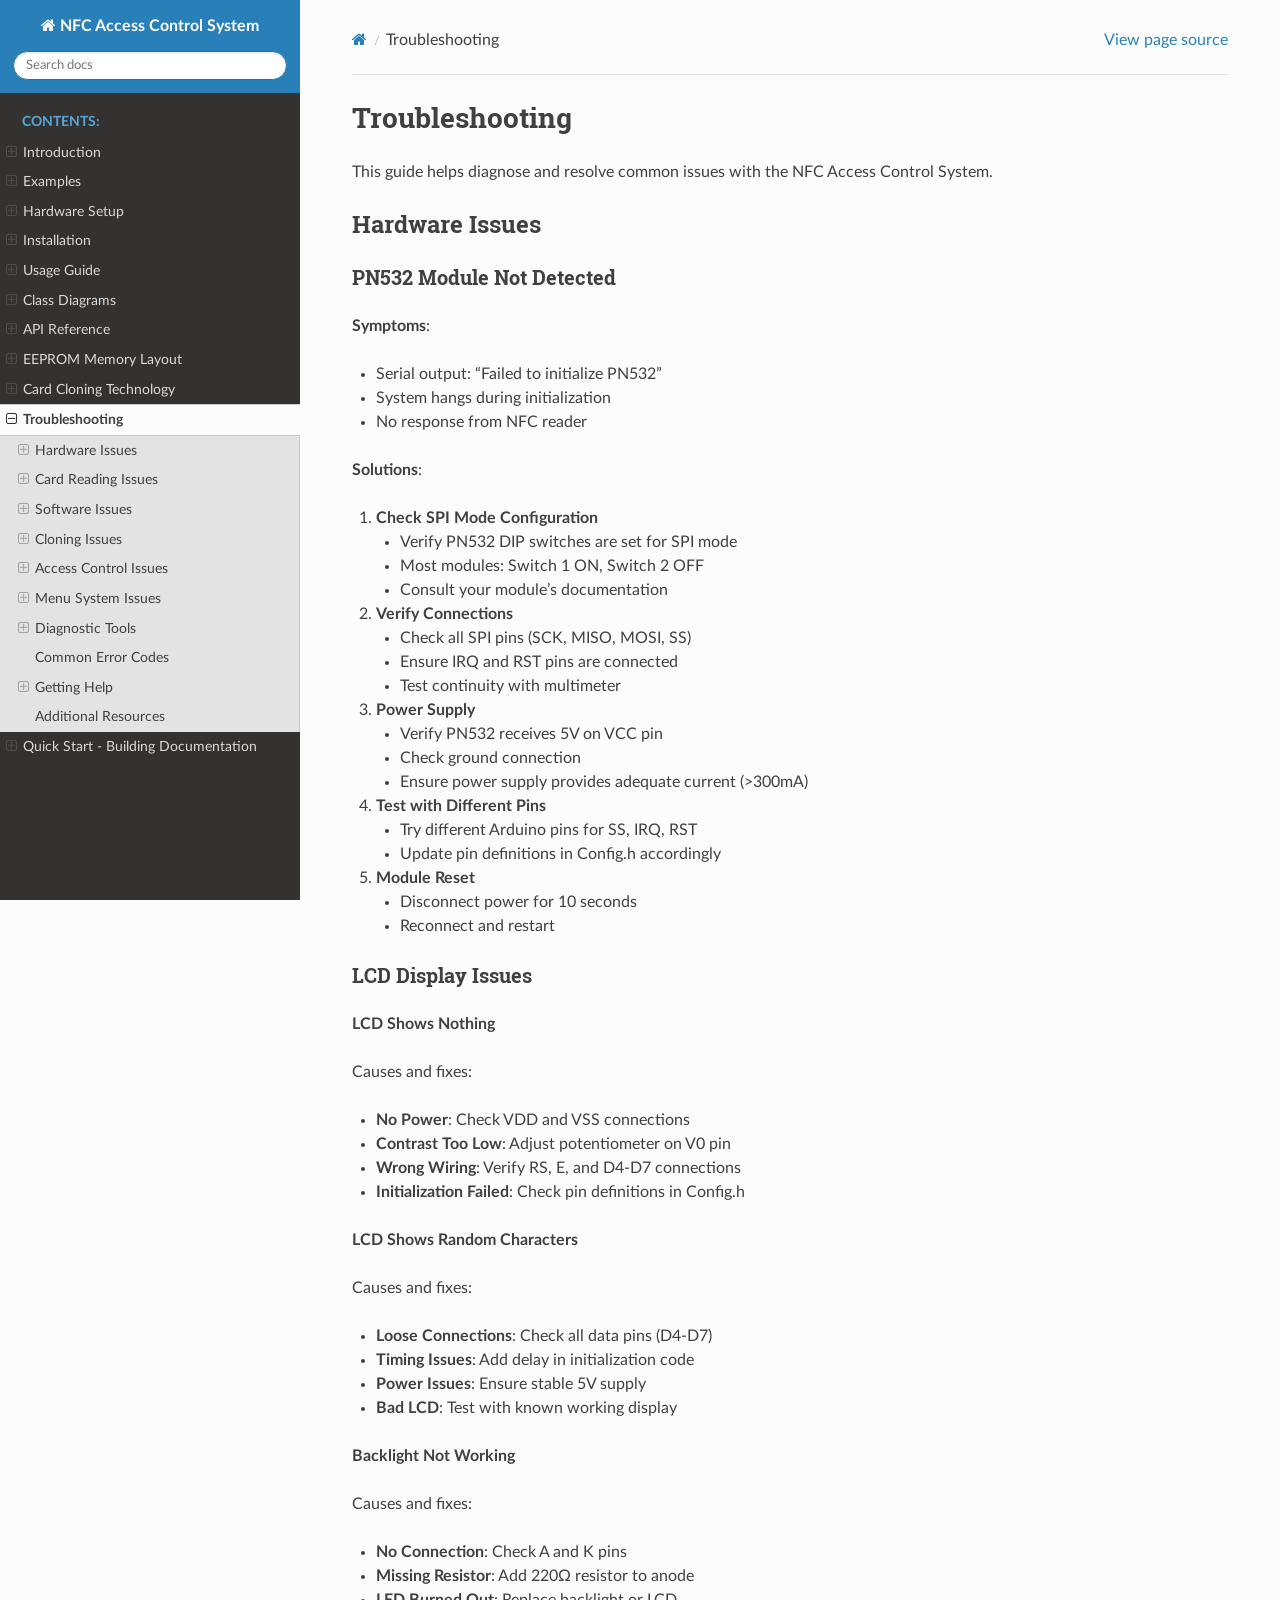
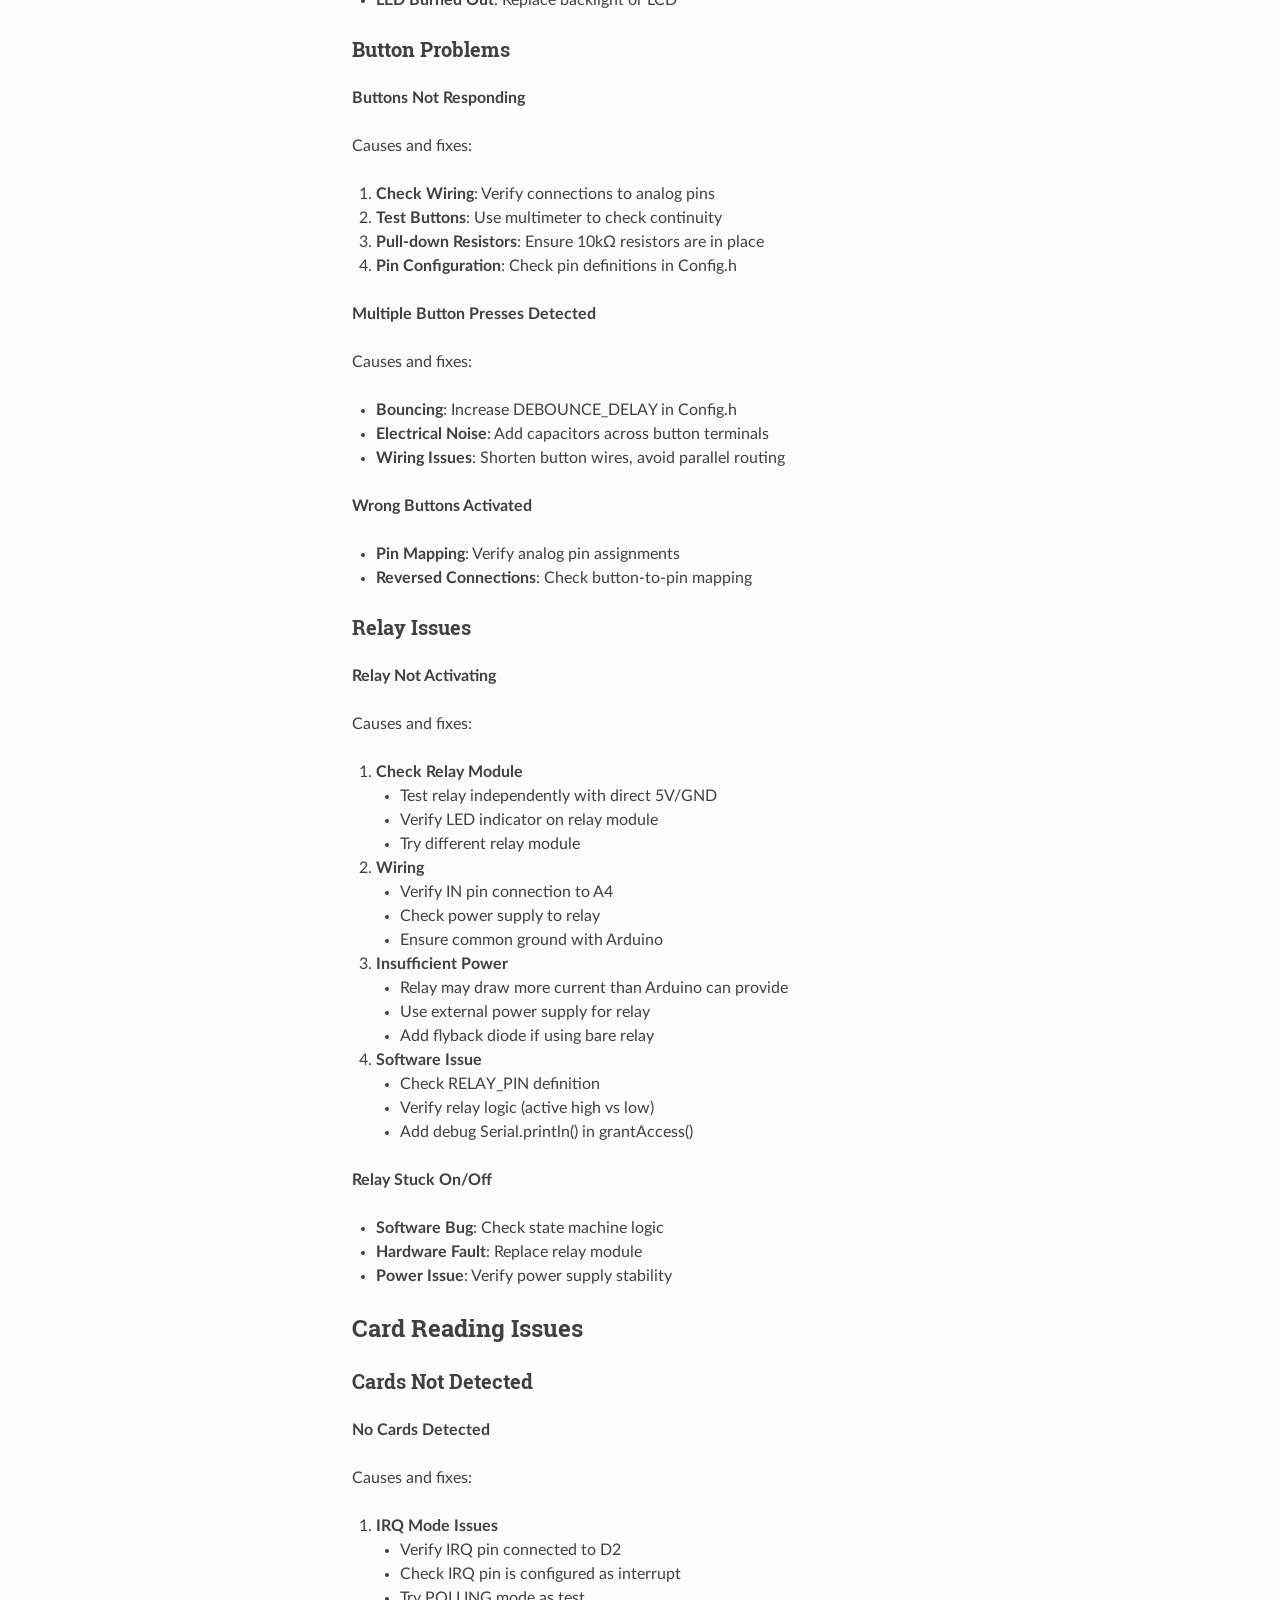
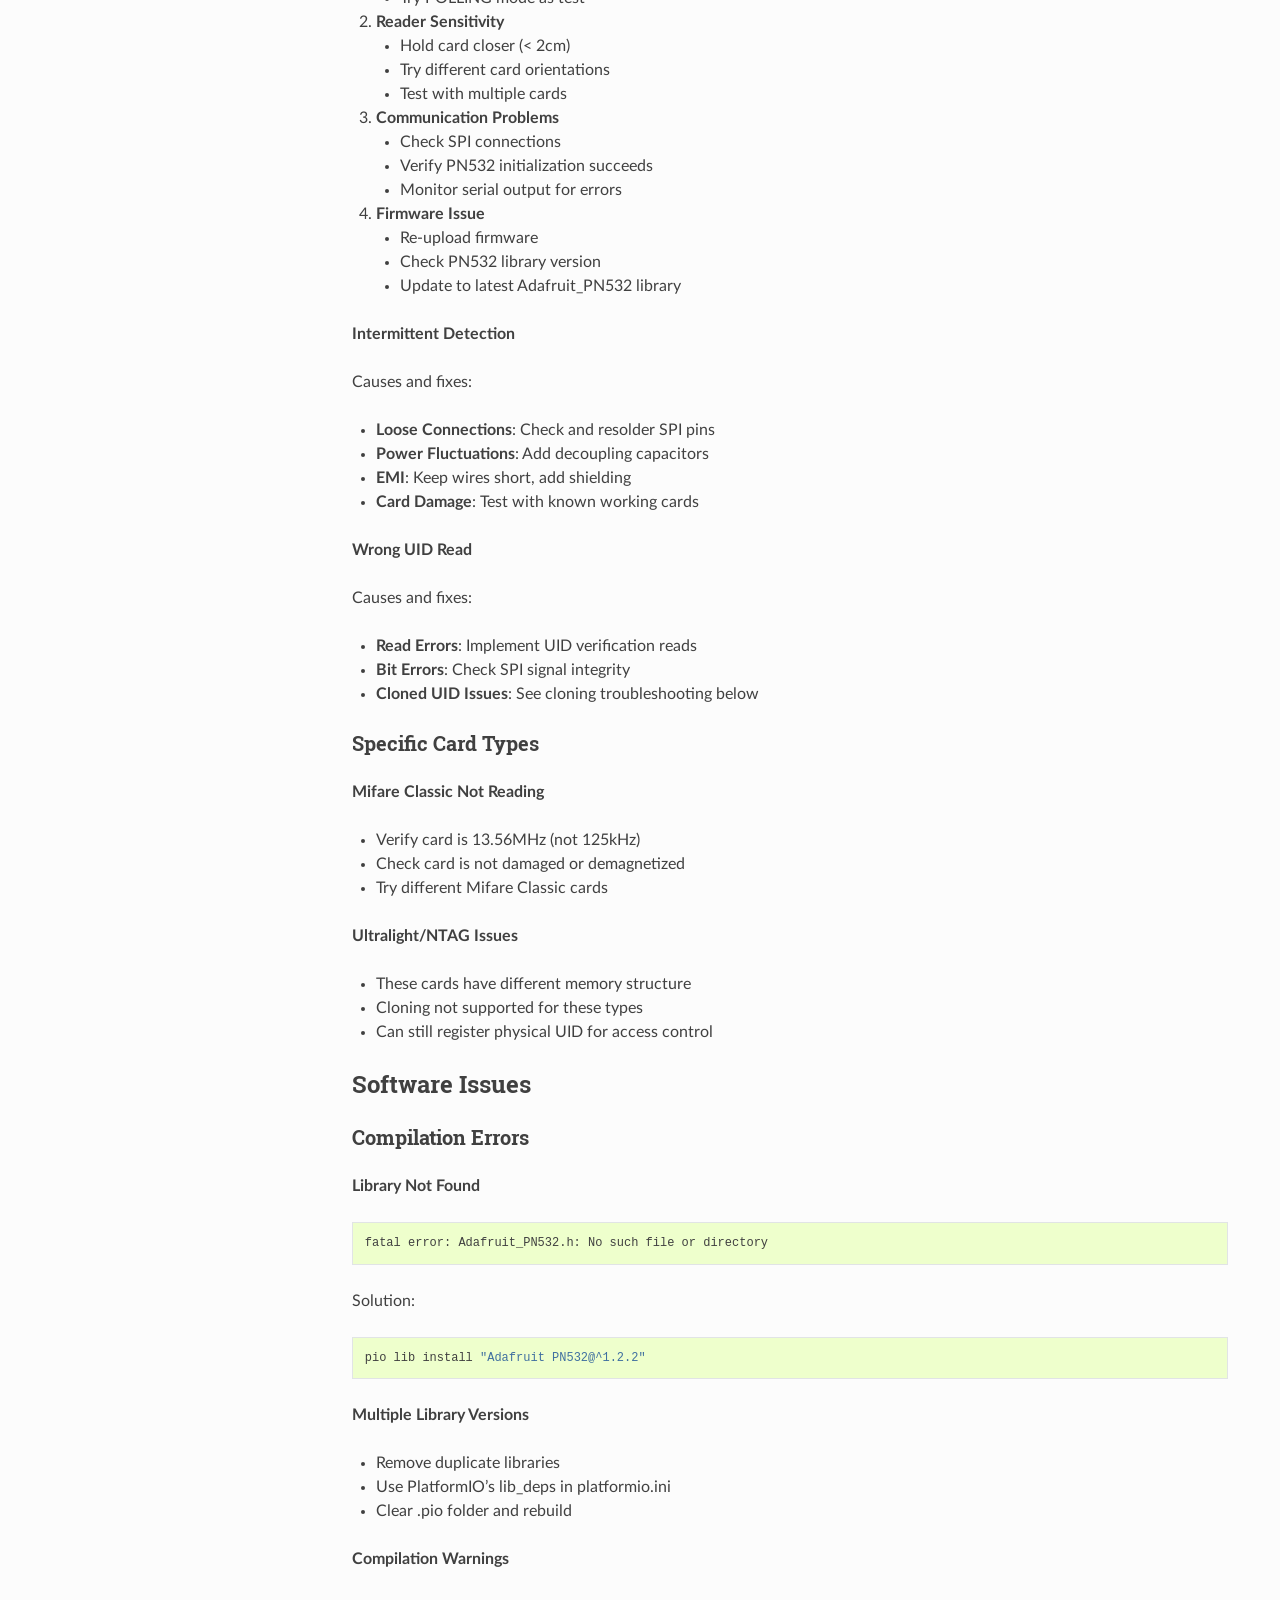
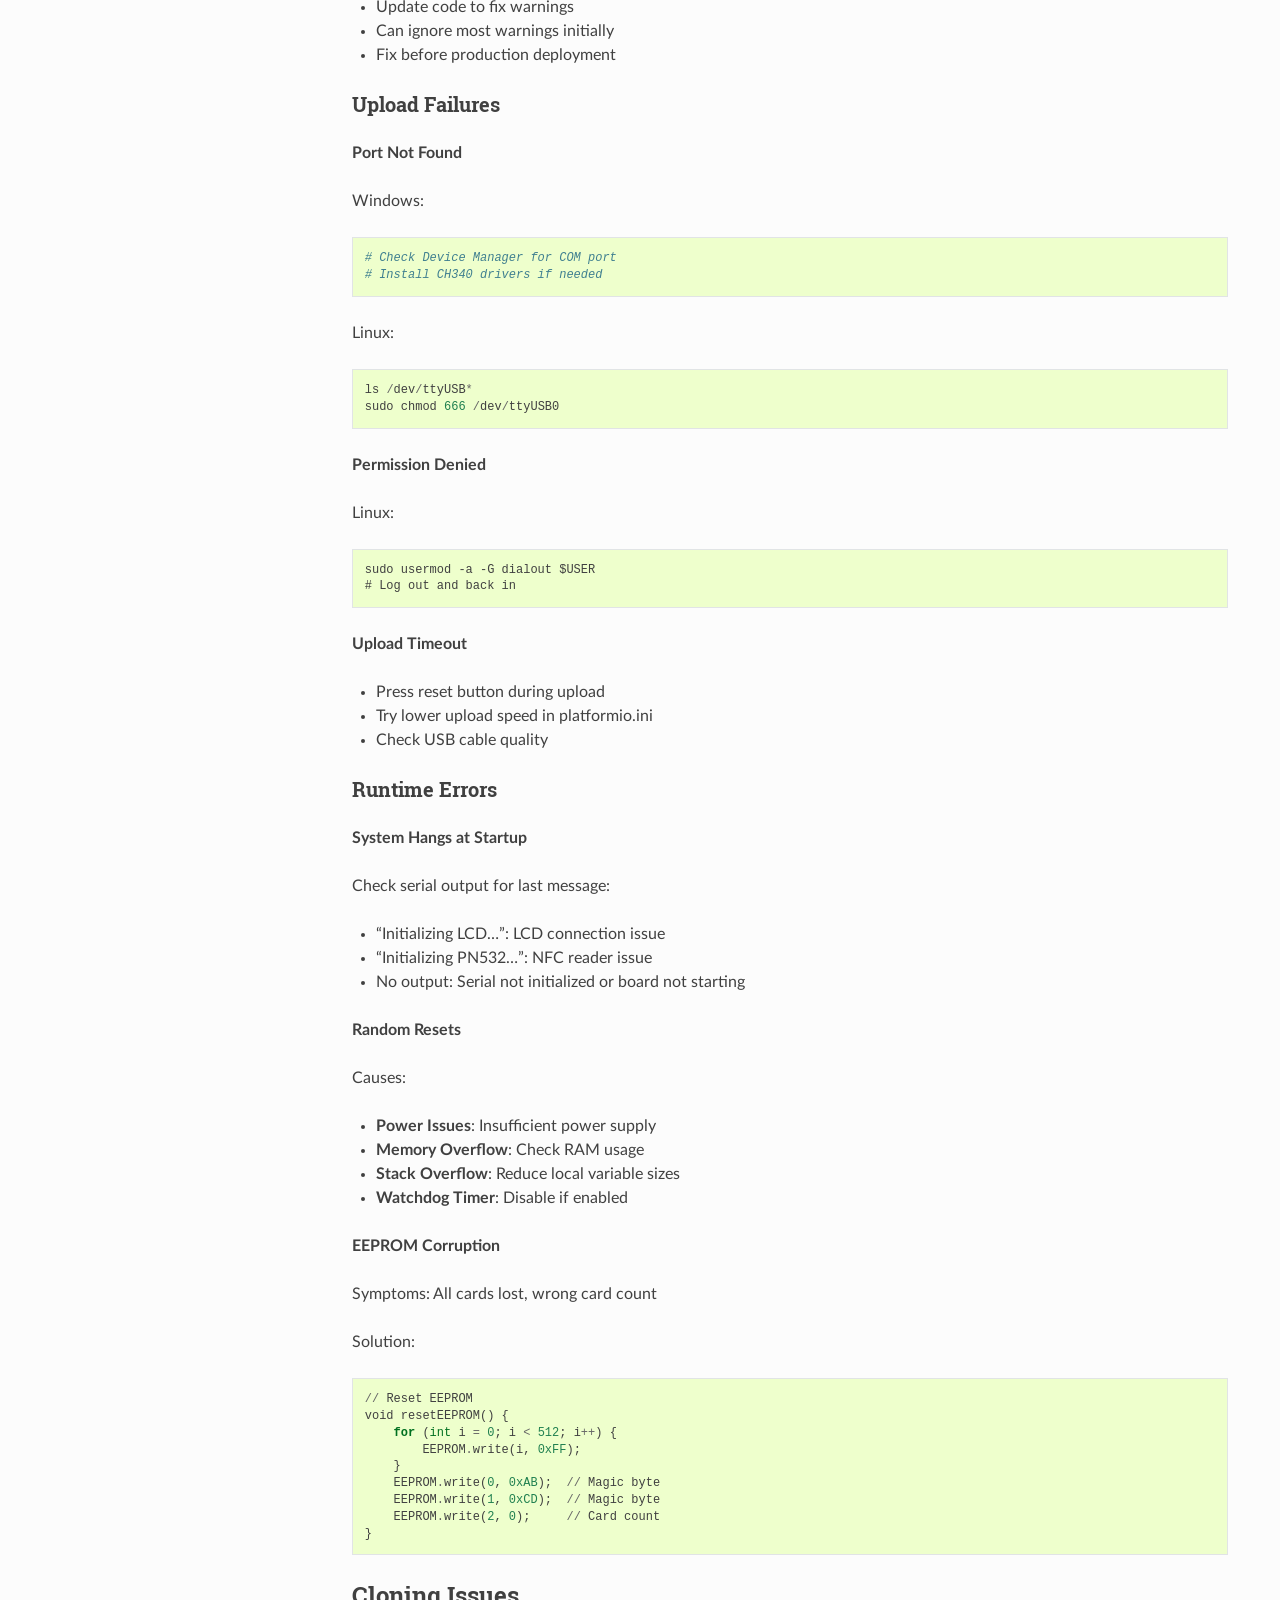
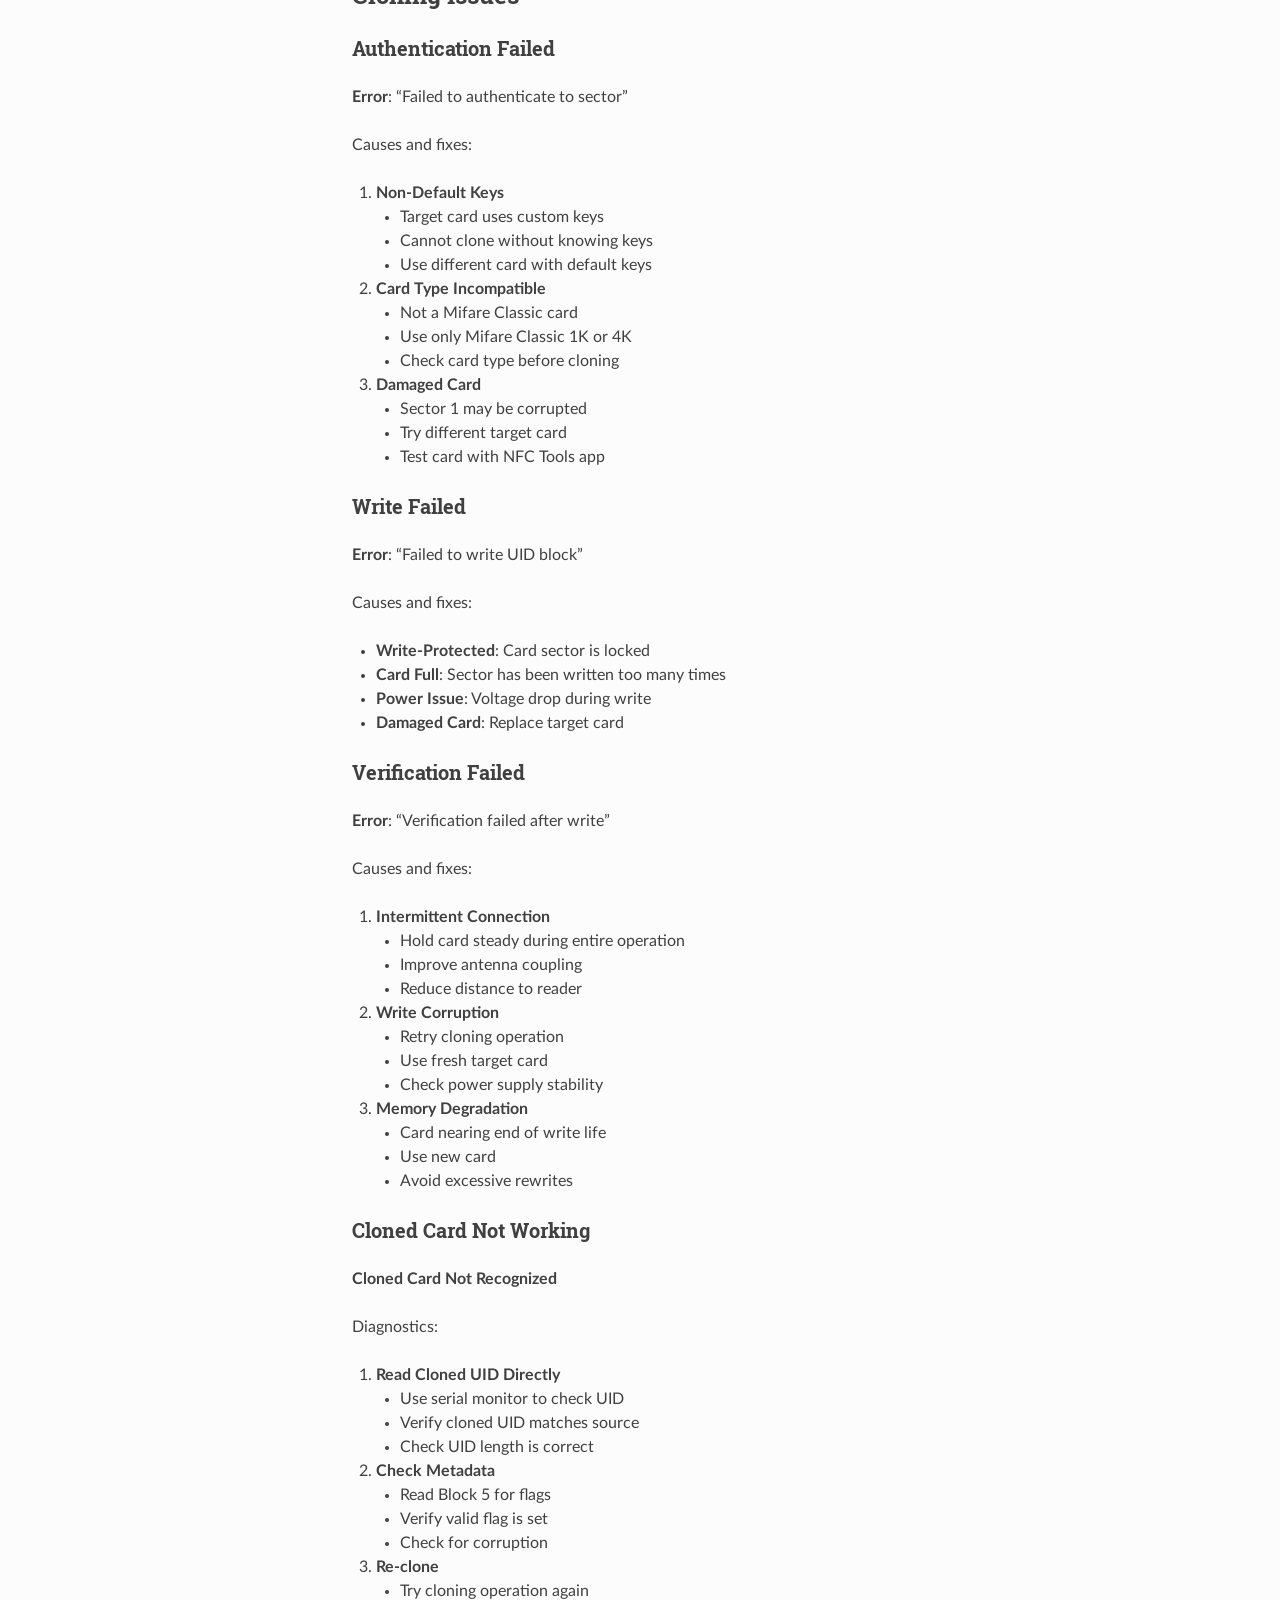
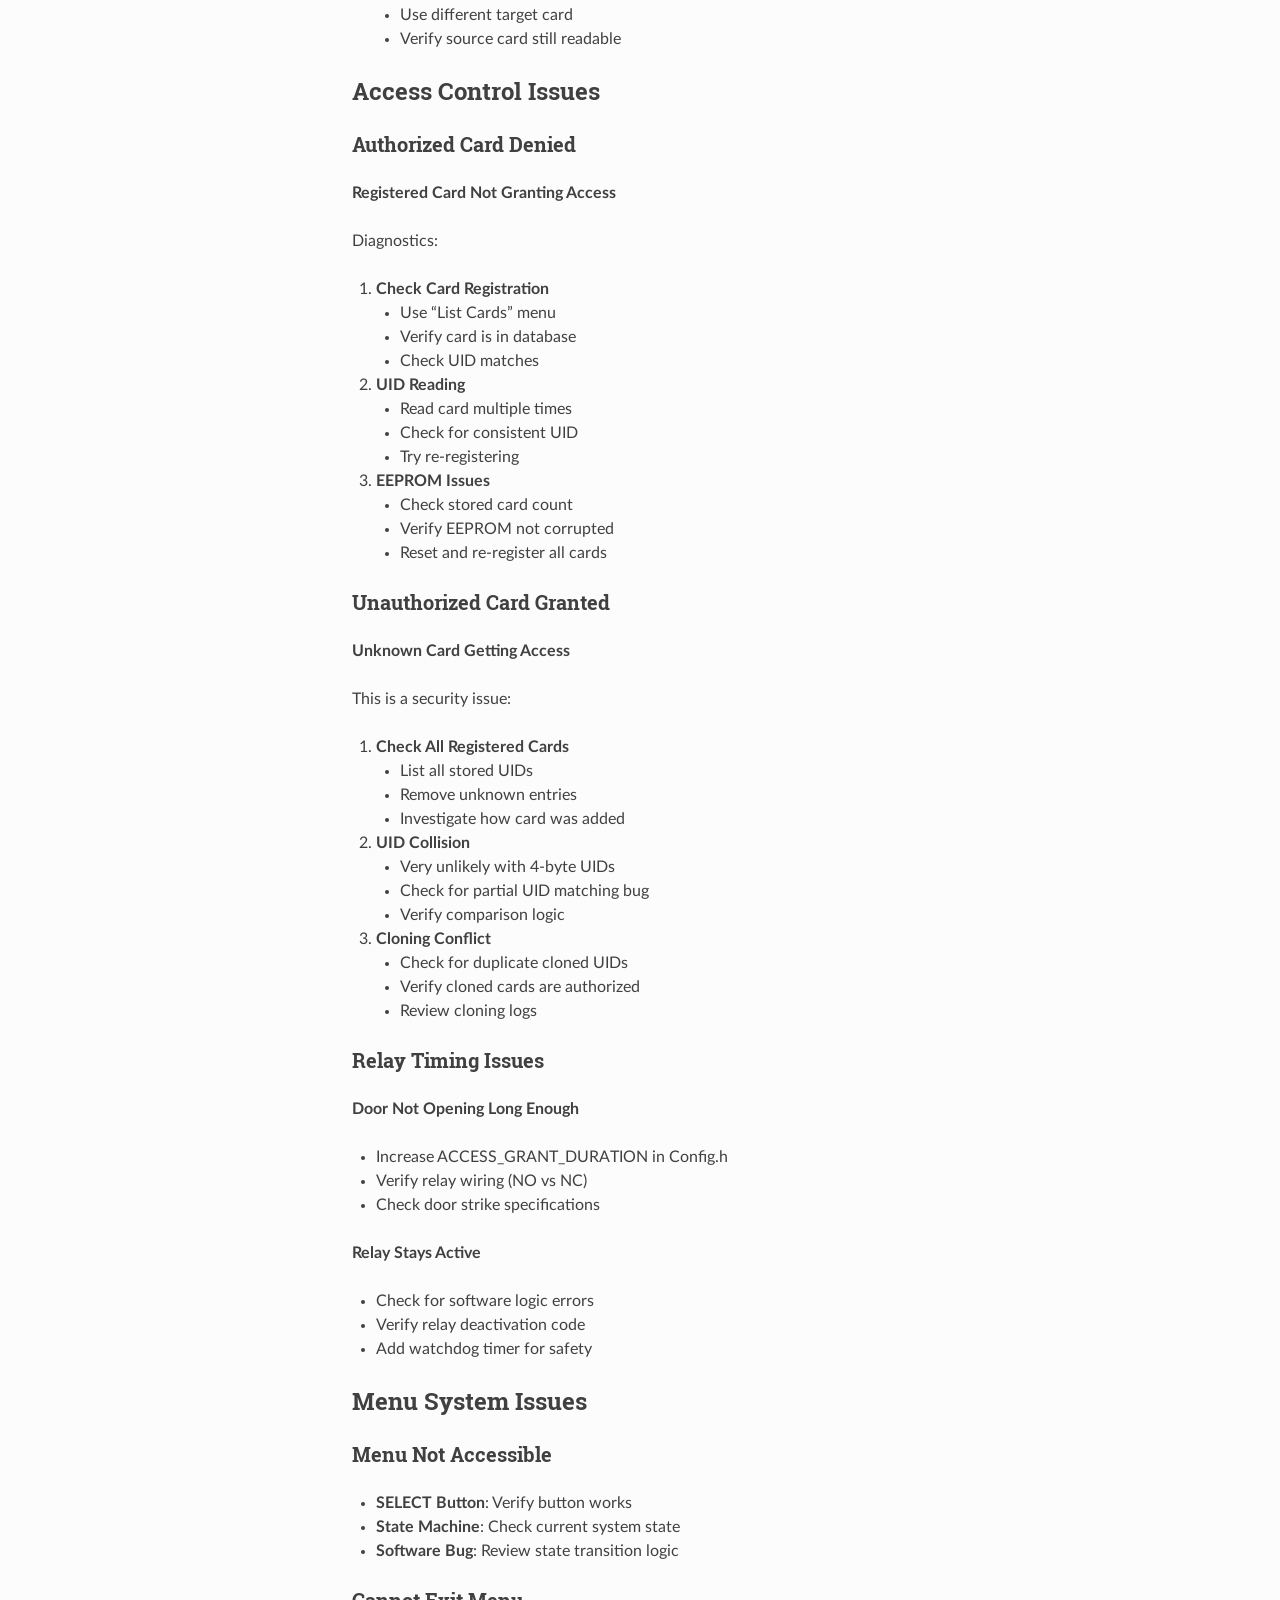
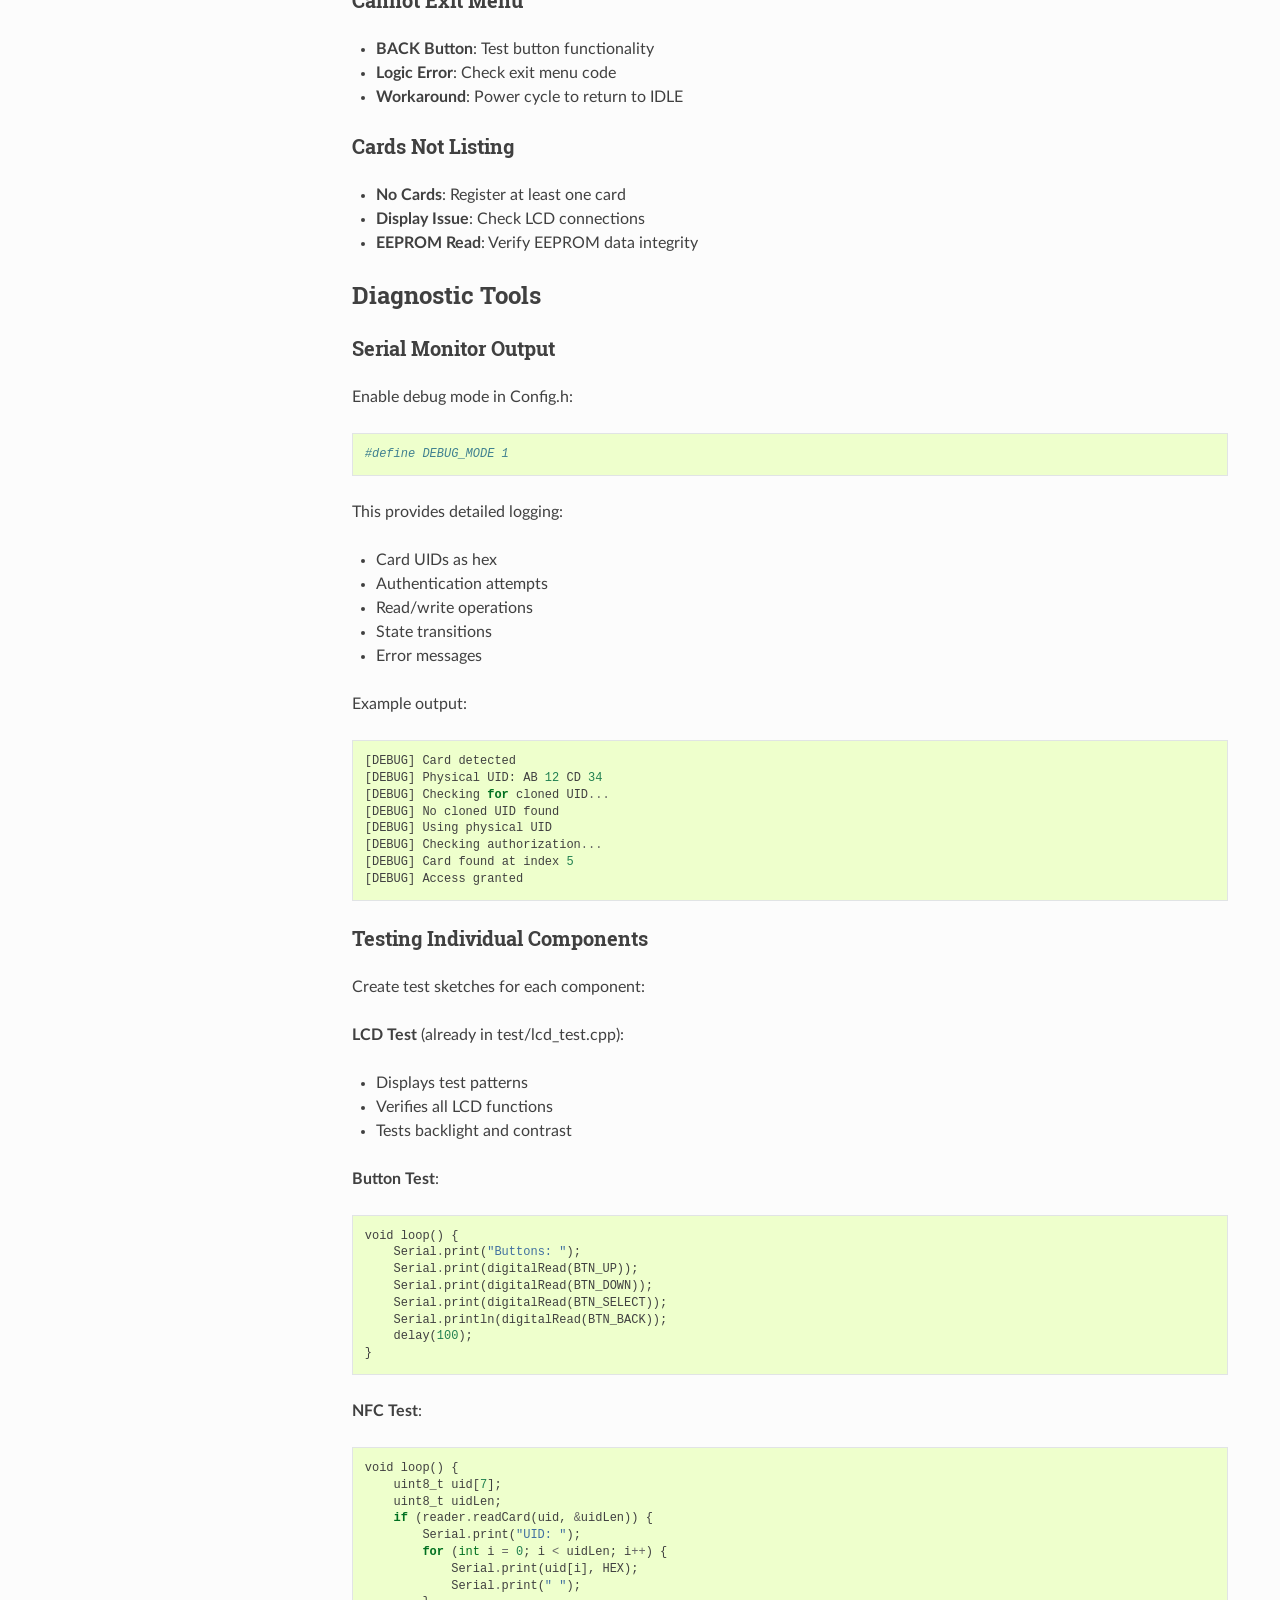
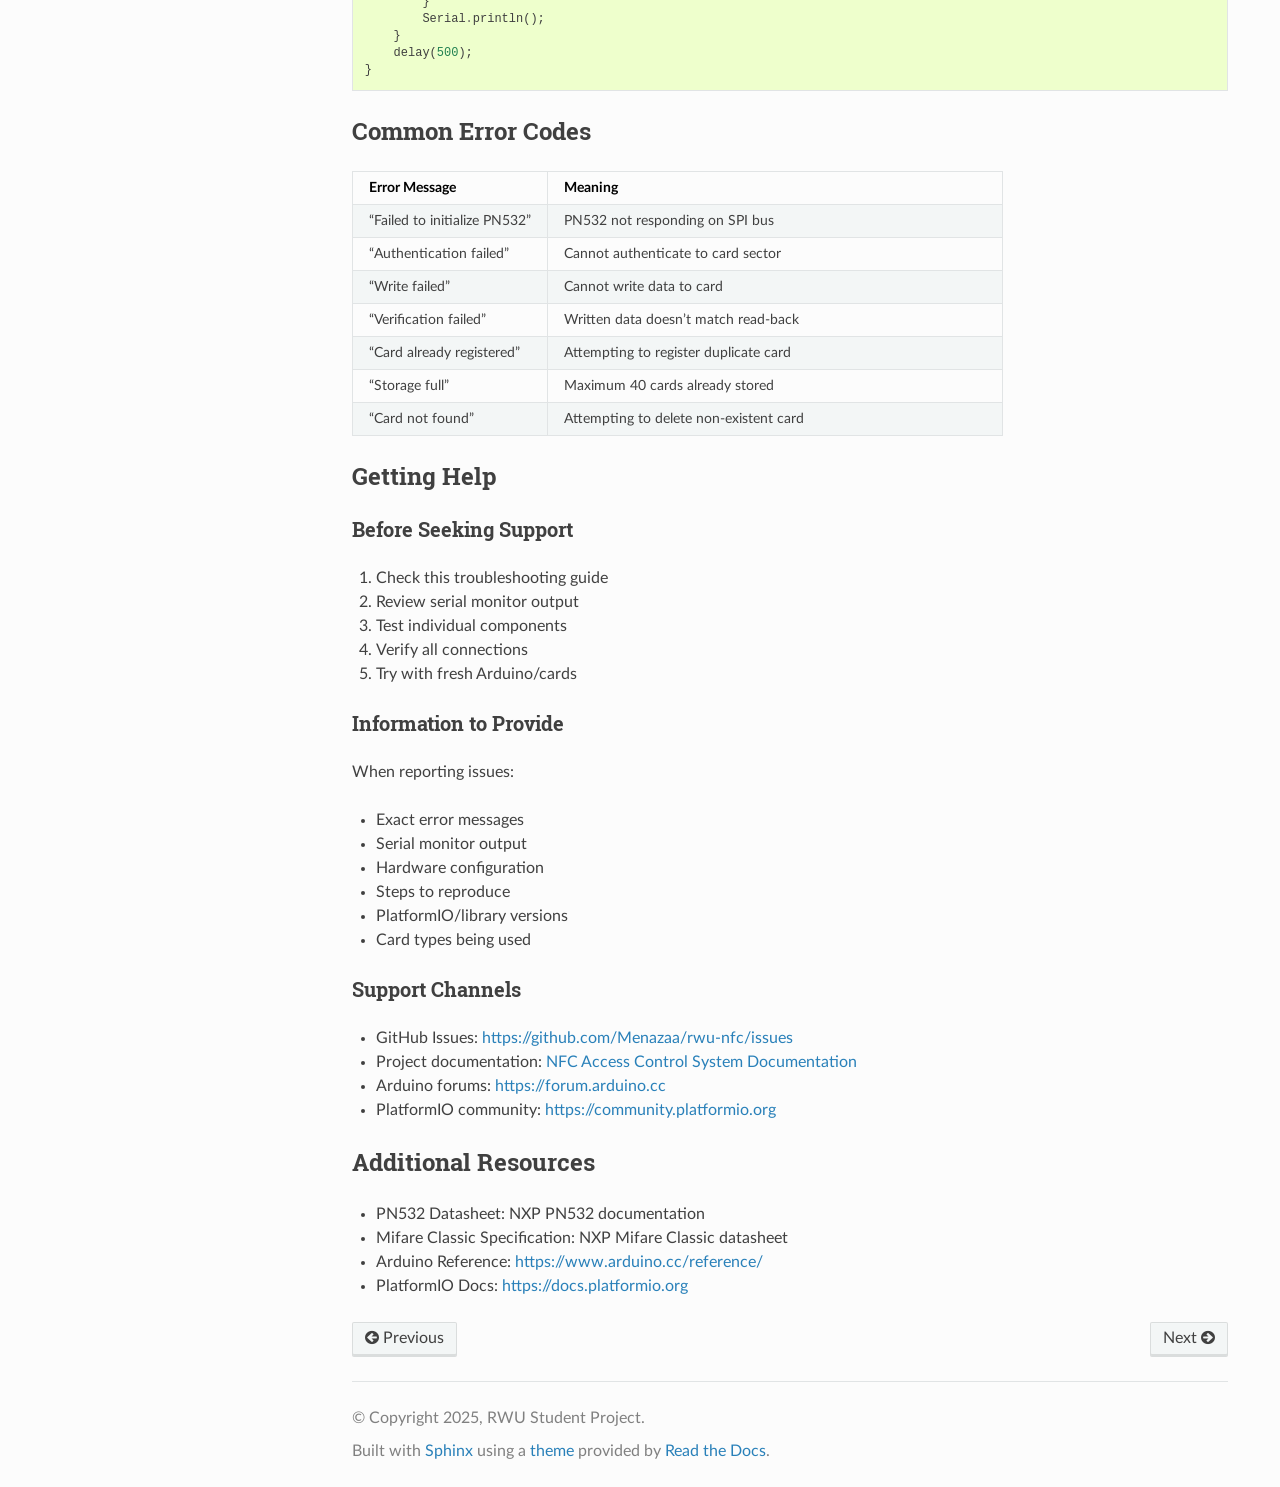
<file: troubleshooting.html>
<!DOCTYPE html>
<html class="writer-html5" lang="en" data-content_root="./">
<head>
  <meta charset="utf-8" /><meta name="viewport" content="width=device-width, initial-scale=1" />

  <meta name="viewport" content="width=device-width, initial-scale=1.0" />
  <title>Troubleshooting &mdash; NFC Access Control System 1.0.0 documentation</title>
      <link rel="stylesheet" type="text/css" href="_static/pygments.css?v=03e43079" />
      <link rel="stylesheet" type="text/css" href="_static/css/theme.css?v=e59714d7" />
      <link rel="stylesheet" type="text/css" href="_static/graphviz.css?v=4ae1632d" />
      <link rel="stylesheet" type="text/css" href="_static/custom.css?v=467e753e" />

  
      <script src="_static/jquery.js?v=5d32c60e"></script>
      <script src="_static/_sphinx_javascript_frameworks_compat.js?v=2cd50e6c"></script>
      <script src="_static/documentation_options.js?v=8d563738"></script>
      <script src="_static/doctools.js?v=9bcbadda"></script>
      <script src="_static/sphinx_highlight.js?v=dc90522c"></script>
    <script src="_static/js/theme.js"></script>
    <link rel="index" title="Index" href="genindex.html" />
    <link rel="search" title="Search" href="search.html" />
    <link rel="next" title="Quick Start - Building Documentation" href="quickstart.html" />
    <link rel="prev" title="Card Cloning Technology" href="card_cloning.html" /> 
</head>

<body class="wy-body-for-nav"> 
  <div class="wy-grid-for-nav">
    <nav data-toggle="wy-nav-shift" class="wy-nav-side">
      <div class="wy-side-scroll">
        <div class="wy-side-nav-search" >

          
          
          <a href="index.html" class="icon icon-home">
            NFC Access Control System
          </a>
<div role="search">
  <form id="rtd-search-form" class="wy-form" action="search.html" method="get">
    <input type="text" name="q" placeholder="Search docs" aria-label="Search docs" />
    <input type="hidden" name="check_keywords" value="yes" />
    <input type="hidden" name="area" value="default" />
  </form>
</div>
        </div><div class="wy-menu wy-menu-vertical" data-spy="affix" role="navigation" aria-label="Navigation menu">
              <p class="caption" role="heading"><span class="caption-text">Contents:</span></p>
<ul class="current">
<li class="toctree-l1"><a class="reference internal" href="introduction.html">Introduction</a><ul>
<li class="toctree-l2"><a class="reference internal" href="introduction.html#project-evolution">Project Evolution</a></li>
<li class="toctree-l2"><a class="reference internal" href="introduction.html#what-is-nfc">What is NFC?</a></li>
<li class="toctree-l2"><a class="reference internal" href="introduction.html#system-architecture">System Architecture</a><ul>
<li class="toctree-l3"><a class="reference internal" href="introduction.html#hardware-layer">Hardware Layer</a></li>
<li class="toctree-l3"><a class="reference internal" href="introduction.html#software-layer">Software Layer</a></li>
</ul>
</li>
<li class="toctree-l2"><a class="reference internal" href="introduction.html#design-philosophy">Design Philosophy</a><ul>
<li class="toctree-l3"><a class="reference internal" href="introduction.html#security-first">Security First</a></li>
<li class="toctree-l3"><a class="reference internal" href="introduction.html#user-friendly">User Friendly</a></li>
<li class="toctree-l3"><a class="reference internal" href="introduction.html#educational-value">Educational Value</a></li>
<li class="toctree-l3"><a class="reference internal" href="introduction.html#flexibility">Flexibility</a></li>
<li class="toctree-l3"><a class="reference internal" href="introduction.html#reliability">Reliability</a></li>
</ul>
</li>
<li class="toctree-l2"><a class="reference internal" href="introduction.html#use-cases">Use Cases</a><ul>
<li class="toctree-l3"><a class="reference internal" href="introduction.html#educational-applications">Educational Applications</a></li>
<li class="toctree-l3"><a class="reference internal" href="introduction.html#practical-applications">Practical Applications</a></li>
</ul>
</li>
<li class="toctree-l2"><a class="reference internal" href="introduction.html#technical-specifications">Technical Specifications</a><ul>
<li class="toctree-l3"><a class="reference internal" href="introduction.html#hardware-requirements">Hardware Requirements</a></li>
<li class="toctree-l3"><a class="reference internal" href="introduction.html#software-capabilities">Software Capabilities</a></li>
<li class="toctree-l3"><a class="reference internal" href="introduction.html#performance-metrics">Performance Metrics</a></li>
</ul>
</li>
<li class="toctree-l2"><a class="reference internal" href="introduction.html#getting-started">Getting Started</a></li>
<li class="toctree-l2"><a class="reference internal" href="introduction.html#project-structure">Project Structure</a><ul>
<li class="toctree-l3"><a class="reference internal" href="introduction.html#id1">Hardware Layer</a></li>
<li class="toctree-l3"><a class="reference internal" href="introduction.html#id2">Software Layer</a></li>
</ul>
</li>
<li class="toctree-l2"><a class="reference internal" href="introduction.html#id3">Design Philosophy</a><ul>
<li class="toctree-l3"><a class="reference internal" href="introduction.html#id4">Security First</a></li>
<li class="toctree-l3"><a class="reference internal" href="introduction.html#id5">User Friendly</a></li>
<li class="toctree-l3"><a class="reference internal" href="introduction.html#id6">Educational Value</a></li>
<li class="toctree-l3"><a class="reference internal" href="introduction.html#id7">Flexibility</a></li>
<li class="toctree-l3"><a class="reference internal" href="introduction.html#id8">Reliability</a></li>
</ul>
</li>
<li class="toctree-l2"><a class="reference internal" href="introduction.html#id9">Use Cases</a><ul>
<li class="toctree-l3"><a class="reference internal" href="introduction.html#id10">Educational Applications</a></li>
<li class="toctree-l3"><a class="reference internal" href="introduction.html#id11">Practical Applications</a></li>
</ul>
</li>
<li class="toctree-l2"><a class="reference internal" href="introduction.html#id12">Technical Specifications</a><ul>
<li class="toctree-l3"><a class="reference internal" href="introduction.html#id13">Hardware Requirements</a></li>
<li class="toctree-l3"><a class="reference internal" href="introduction.html#id14">Software Capabilities</a></li>
<li class="toctree-l3"><a class="reference internal" href="introduction.html#id15">Performance Metrics</a></li>
</ul>
</li>
<li class="toctree-l2"><a class="reference internal" href="introduction.html#id16">Getting Started</a></li>
<li class="toctree-l2"><a class="reference internal" href="introduction.html#id17">Project Structure</a></li>
</ul>
</li>
<li class="toctree-l1"><a class="reference internal" href="examples.html">Examples</a><ul>
<li class="toctree-l2"><a class="reference internal" href="examples.html#course-tasks-overview">Course Tasks Overview</a></li>
<li class="toctree-l2"><a class="reference internal" href="examples.html#task-1-reading-nfc-tags">Task 1: Reading NFC Tags</a><ul>
<li class="toctree-l3"><a class="reference internal" href="examples.html#learning-objectives">Learning Objectives</a></li>
<li class="toctree-l3"><a class="reference internal" href="examples.html#example-code-read-example-cpp">Example Code: read_example.cpp</a></li>
<li class="toctree-l3"><a class="reference internal" href="examples.html#key-concepts">Key Concepts</a></li>
<li class="toctree-l3"><a class="reference internal" href="examples.html#running-the-example">Running the Example</a></li>
<li class="toctree-l3"><a class="reference internal" href="examples.html#expected-output">Expected Output</a></li>
</ul>
</li>
<li class="toctree-l2"><a class="reference internal" href="examples.html#task-2-writing-to-nfc-tags">Task 2: Writing to NFC Tags</a><ul>
<li class="toctree-l3"><a class="reference internal" href="examples.html#id1">Learning Objectives</a></li>
<li class="toctree-l3"><a class="reference internal" href="examples.html#example-code-write-example-cpp">Example Code: write_example.cpp</a></li>
<li class="toctree-l3"><a class="reference internal" href="examples.html#card-storage-structures">Card Storage Structures</a></li>
<li class="toctree-l3"><a class="reference internal" href="examples.html#write-functions-reference">Write Functions Reference</a></li>
<li class="toctree-l3"><a class="reference internal" href="examples.html#id2">Running the Example</a></li>
<li class="toctree-l3"><a class="reference internal" href="examples.html#safety-tips">Safety Tips</a></li>
<li class="toctree-l3"><a class="reference internal" href="examples.html#common-issues-and-solutions">Common Issues and Solutions</a></li>
</ul>
</li>
<li class="toctree-l2"><a class="reference internal" href="examples.html#advanced-topics">Advanced Topics</a><ul>
<li class="toctree-l3"><a class="reference internal" href="examples.html#card-cloning">Card Cloning</a></li>
<li class="toctree-l3"><a class="reference internal" href="examples.html#ndef-messages">NDEF Messages</a></li>
</ul>
</li>
<li class="toctree-l2"><a class="reference internal" href="examples.html#next-steps">Next Steps</a></li>
<li class="toctree-l2"><a class="reference internal" href="examples.html#tips-for-development">Tips for Development</a></li>
<li class="toctree-l2"><a class="reference internal" href="examples.html#see-also">See Also</a></li>
</ul>
</li>
<li class="toctree-l1"><a class="reference internal" href="hardware.html">Hardware Setup</a><ul>
<li class="toctree-l2"><a class="reference internal" href="hardware.html#required-components">Required Components</a><ul>
<li class="toctree-l3"><a class="reference internal" href="hardware.html#core-components">Core Components</a></li>
<li class="toctree-l3"><a class="reference internal" href="hardware.html#additional-components">Additional Components</a></li>
</ul>
</li>
<li class="toctree-l2"><a class="reference internal" href="hardware.html#pin-configuration">Pin Configuration</a><ul>
<li class="toctree-l3"><a class="reference internal" href="hardware.html#pn532-nfc-module-spi-mode">PN532 NFC Module (SPI Mode)</a></li>
<li class="toctree-l3"><a class="reference internal" href="hardware.html#lcd-display-4-bit-parallel">LCD Display (4-bit Parallel)</a></li>
<li class="toctree-l3"><a class="reference internal" href="hardware.html#navigation-buttons">Navigation Buttons</a></li>
<li class="toctree-l3"><a class="reference internal" href="hardware.html#relay-module">Relay Module</a></li>
</ul>
</li>
<li class="toctree-l2"><a class="reference internal" href="hardware.html#wiring-diagram">Wiring Diagram</a></li>
<li class="toctree-l2"><a class="reference internal" href="hardware.html#power-considerations">Power Considerations</a></li>
<li class="toctree-l2"><a class="reference internal" href="hardware.html#assembly-tips">Assembly Tips</a></li>
<li class="toctree-l2"><a class="reference internal" href="hardware.html#troubleshooting-hardware-issues">Troubleshooting Hardware Issues</a><ul>
<li class="toctree-l3"><a class="reference internal" href="hardware.html#lcd-not-displaying">LCD Not Displaying</a></li>
<li class="toctree-l3"><a class="reference internal" href="hardware.html#pn532-not-detected">PN532 Not Detected</a></li>
<li class="toctree-l3"><a class="reference internal" href="hardware.html#buttons-not-responding">Buttons Not Responding</a></li>
<li class="toctree-l3"><a class="reference internal" href="hardware.html#relay-not-activating">Relay Not Activating</a></li>
</ul>
</li>
</ul>
</li>
<li class="toctree-l1"><a class="reference internal" href="installation.html">Installation</a><ul>
<li class="toctree-l2"><a class="reference internal" href="installation.html#prerequisites">Prerequisites</a><ul>
<li class="toctree-l3"><a class="reference internal" href="installation.html#required-software">Required Software</a></li>
<li class="toctree-l3"><a class="reference internal" href="installation.html#recommended-tools">Recommended Tools</a></li>
</ul>
</li>
<li class="toctree-l2"><a class="reference internal" href="installation.html#setting-up-platformio">Setting Up PlatformIO</a><ul>
<li class="toctree-l3"><a class="reference internal" href="installation.html#option-1-platformio-ide-recommended">Option 1: PlatformIO IDE (Recommended)</a></li>
<li class="toctree-l3"><a class="reference internal" href="installation.html#option-2-platformio-core-cli">Option 2: PlatformIO Core (CLI)</a></li>
</ul>
</li>
<li class="toctree-l2"><a class="reference internal" href="installation.html#getting-the-source-code">Getting the Source Code</a><ul>
<li class="toctree-l3"><a class="reference internal" href="installation.html#clone-from-repository">Clone from Repository</a></li>
<li class="toctree-l3"><a class="reference internal" href="installation.html#download-zip">Download ZIP</a></li>
</ul>
</li>
<li class="toctree-l2"><a class="reference internal" href="installation.html#project-structure">Project Structure</a></li>
<li class="toctree-l2"><a class="reference internal" href="installation.html#configuration">Configuration</a><ul>
<li class="toctree-l3"><a class="reference internal" href="installation.html#pin-configuration">Pin Configuration</a></li>
</ul>
</li>
<li class="toctree-l2"><a class="reference internal" href="installation.html#building-the-firmware">Building the Firmware</a><ul>
<li class="toctree-l3"><a class="reference internal" href="installation.html#using-platformio-ide">Using PlatformIO IDE</a></li>
<li class="toctree-l3"><a class="reference internal" href="installation.html#using-platformio-cli">Using PlatformIO CLI</a></li>
</ul>
</li>
<li class="toctree-l2"><a class="reference internal" href="installation.html#uploading-to-arduino">Uploading to Arduino</a><ul>
<li class="toctree-l3"><a class="reference internal" href="installation.html#preparing-the-arduino">Preparing the Arduino</a></li>
<li class="toctree-l3"><a class="reference internal" href="installation.html#id1">Using PlatformIO IDE</a></li>
<li class="toctree-l3"><a class="reference internal" href="installation.html#specifying-upload-port">Specifying Upload Port</a></li>
</ul>
</li>
<li class="toctree-l2"><a class="reference internal" href="installation.html#monitoring-serial-output">Monitoring Serial Output</a><ul>
<li class="toctree-l3"><a class="reference internal" href="installation.html#using-platformio">Using PlatformIO</a></li>
<li class="toctree-l3"><a class="reference internal" href="installation.html#using-arduino-ide-serial-monitor">Using Arduino IDE Serial Monitor</a></li>
</ul>
</li>
<li class="toctree-l2"><a class="reference internal" href="installation.html#troubleshooting-installation">Troubleshooting Installation</a><ul>
<li class="toctree-l3"><a class="reference internal" href="installation.html#build-errors">Build Errors</a></li>
<li class="toctree-l3"><a class="reference internal" href="installation.html#upload-errors">Upload Errors</a></li>
</ul>
</li>
<li class="toctree-l2"><a class="reference internal" href="installation.html#verification">Verification</a></li>
<li class="toctree-l2"><a class="reference internal" href="installation.html#next-steps">Next Steps</a></li>
</ul>
</li>
<li class="toctree-l1"><a class="reference internal" href="usage.html">Usage Guide</a><ul>
<li class="toctree-l2"><a class="reference internal" href="usage.html#system-startup">System Startup</a></li>
<li class="toctree-l2"><a class="reference internal" href="usage.html#normal-operation">Normal Operation</a><ul>
<li class="toctree-l3"><a class="reference internal" href="usage.html#scanning-cards">Scanning Cards</a></li>
</ul>
</li>
<li class="toctree-l2"><a class="reference internal" href="usage.html#menu-system">Menu System</a><ul>
<li class="toctree-l3"><a class="reference internal" href="usage.html#accessing-the-menu">Accessing the Menu</a></li>
<li class="toctree-l3"><a class="reference internal" href="usage.html#menu-navigation">Menu Navigation</a></li>
<li class="toctree-l3"><a class="reference internal" href="usage.html#main-menu-items">Main Menu Items</a></li>
</ul>
</li>
<li class="toctree-l2"><a class="reference internal" href="usage.html#card-management">Card Management</a><ul>
<li class="toctree-l3"><a class="reference internal" href="usage.html#registering-a-new-card">Registering a New Card</a></li>
<li class="toctree-l3"><a class="reference internal" href="usage.html#deleting-a-card">Deleting a Card</a></li>
<li class="toctree-l3"><a class="reference internal" href="usage.html#listing-stored-cards">Listing Stored Cards</a></li>
</ul>
</li>
<li class="toctree-l2"><a class="reference internal" href="usage.html#advanced-features">Advanced Features</a><ul>
<li class="toctree-l3"><a class="reference internal" href="usage.html#card-cloning">Card Cloning</a></li>
<li class="toctree-l3"><a class="reference internal" href="usage.html#system-information">System Information</a></li>
</ul>
</li>
<li class="toctree-l2"><a class="reference internal" href="usage.html#customization">Customization</a><ul>
<li class="toctree-l3"><a class="reference internal" href="usage.html#access-duration">Access Duration</a></li>
<li class="toctree-l3"><a class="reference internal" href="usage.html#button-configuration">Button Configuration</a></li>
<li class="toctree-l3"><a class="reference internal" href="usage.html#card-capacity">Card Capacity</a></li>
</ul>
</li>
<li class="toctree-l2"><a class="reference internal" href="usage.html#best-practices">Best Practices</a><ul>
<li class="toctree-l3"><a class="reference internal" href="usage.html#regular-operation">Regular Operation</a></li>
<li class="toctree-l3"><a class="reference internal" href="usage.html#id1">Card Management</a></li>
<li class="toctree-l3"><a class="reference internal" href="usage.html#system-maintenance">System Maintenance</a></li>
</ul>
</li>
<li class="toctree-l2"><a class="reference internal" href="usage.html#security-considerations">Security Considerations</a><ul>
<li class="toctree-l3"><a class="reference internal" href="usage.html#physical-security">Physical Security</a></li>
<li class="toctree-l3"><a class="reference internal" href="usage.html#access-control">Access Control</a></li>
</ul>
</li>
<li class="toctree-l2"><a class="reference internal" href="usage.html#serial-output">Serial Output</a></li>
<li class="toctree-l2"><a class="reference internal" href="usage.html#troubleshooting-common-issues">Troubleshooting Common Issues</a><ul>
<li class="toctree-l3"><a class="reference internal" href="usage.html#card-not-reading">Card Not Reading</a></li>
<li class="toctree-l3"><a class="reference internal" href="usage.html#false-readings">False Readings</a></li>
<li class="toctree-l3"><a class="reference internal" href="usage.html#menu-not-responding">Menu Not Responding</a></li>
<li class="toctree-l3"><a class="reference internal" href="usage.html#relay-not-activating">Relay Not Activating</a></li>
</ul>
</li>
</ul>
</li>
<li class="toctree-l1"><a class="reference internal" href="diagrams.html">Class Diagrams</a><ul>
<li class="toctree-l2"><a class="reference internal" href="diagrams.html#system-architecture-overview">System Architecture Overview</a></li>
<li class="toctree-l2"><a class="reference internal" href="diagrams.html#accesscontrolsystem-class">AccessControlSystem Class</a></li>
<li class="toctree-l2"><a class="reference internal" href="diagrams.html#nfcreader-class">NFCReader Class</a></li>
<li class="toctree-l2"><a class="reference internal" href="diagrams.html#complete-system-relationships">Complete System Relationships</a></li>
<li class="toctree-l2"><a class="reference internal" href="diagrams.html#state-machine">State Machine</a></li>
<li class="toctree-l2"><a class="reference internal" href="diagrams.html#card-registration-flow">Card Registration Flow</a></li>
<li class="toctree-l2"><a class="reference internal" href="diagrams.html#card-cloning-flow">Card Cloning Flow</a></li>
<li class="toctree-l2"><a class="reference internal" href="diagrams.html#mifare-memory-layout">MIFARE Memory Layout</a></li>
<li class="toctree-l2"><a class="reference internal" href="diagrams.html#installation-and-usage">Installation and Usage</a></li>
<li class="toctree-l2"><a class="reference internal" href="diagrams.html#see-also">See Also</a></li>
</ul>
</li>
<li class="toctree-l1"><a class="reference internal" href="api.html">API Reference</a><ul>
<li class="toctree-l2"><a class="reference internal" href="api.html#core-classes">Core Classes</a><ul>
<li class="toctree-l3"><a class="reference internal" href="api.html#accesscontrolsystem">AccessControlSystem</a><ul>
<li class="toctree-l4"><a class="reference internal" href="api.html#_CPPv419AccessControlSystem"><code class="docutils literal notranslate"><span class="pre">AccessControlSystem</span></code></a></li>
</ul>
</li>
<li class="toctree-l3"><a class="reference internal" href="api.html#nfcreader">NFCReader</a><ul>
<li class="toctree-l4"><a class="reference internal" href="api.html#_CPPv49NFCReader"><code class="docutils literal notranslate"><span class="pre">NFCReader</span></code></a></li>
</ul>
</li>
</ul>
</li>
<li class="toctree-l2"><a class="reference internal" href="api.html#enumerations">Enumerations</a><ul>
<li class="toctree-l3"><a class="reference internal" href="api.html#nfccommmode">NFCCommMode</a></li>
<li class="toctree-l3"><a class="reference internal" href="api.html#nfcreadmode">NFCReadMode</a></li>
<li class="toctree-l3"><a class="reference internal" href="api.html#nfccardtype">NFCCardType</a></li>
</ul>
</li>
<li class="toctree-l2"><a class="reference internal" href="api.html#data-structures">Data Structures</a><ul>
<li class="toctree-l3"><a class="reference internal" href="api.html#nfccardinfo">NFCCardInfo</a></li>
<li class="toctree-l3"><a class="reference internal" href="api.html#nfcwriteresult">NFCWriteResult</a></li>
<li class="toctree-l3"><a class="reference internal" href="api.html#systemstate">SystemState</a></li>
<li class="toctree-l3"><a class="reference internal" href="api.html#state-machine-diagram">State Machine Diagram</a></li>
<li class="toctree-l3"><a class="reference internal" href="api.html#menuitem">MenuItem</a></li>
</ul>
</li>
<li class="toctree-l2"><a class="reference internal" href="api.html#configuration-constants">Configuration Constants</a><ul>
<li class="toctree-l3"><a class="reference internal" href="api.html#hardware-pin-definitions">Hardware Pin Definitions</a></li>
<li class="toctree-l3"><a class="reference internal" href="api.html#system-parameters">System Parameters</a></li>
<li class="toctree-l3"><a class="reference internal" href="api.html#eeprom-memory-map">EEPROM Memory Map</a></li>
<li class="toctree-l3"><a class="reference internal" href="api.html#custom-sector-configuration">Custom Sector Configuration</a></li>
</ul>
</li>
<li class="toctree-l2"><a class="reference internal" href="api.html#example-usage">Example Usage</a><ul>
<li class="toctree-l3"><a class="reference internal" href="api.html#basic-setup">Basic Setup</a></li>
<li class="toctree-l3"><a class="reference internal" href="api.html#custom-card-handling">Custom Card Handling</a></li>
<li class="toctree-l3"><a class="reference internal" href="api.html#manual-card-registration">Manual Card Registration</a></li>
</ul>
</li>
<li class="toctree-l2"><a class="reference internal" href="api.html#return-values">Return Values</a></li>
<li class="toctree-l2"><a class="reference internal" href="api.html#memory-considerations">Memory Considerations</a><ul>
<li class="toctree-l3"><a class="reference internal" href="api.html#eeprom-usage">EEPROM Usage</a></li>
<li class="toctree-l3"><a class="reference internal" href="api.html#ram-usage">RAM Usage</a></li>
</ul>
</li>
<li class="toctree-l2"><a class="reference internal" href="api.html#thread-safety">Thread Safety</a></li>
<li class="toctree-l2"><a class="reference internal" href="api.html#debugging">Debugging</a></li>
</ul>
</li>
<li class="toctree-l1"><a class="reference internal" href="eeprom.html">EEPROM Memory Layout</a><ul>
<li class="toctree-l2"><a class="reference internal" href="eeprom.html#memory-map-overview">Memory Map Overview</a></li>
<li class="toctree-l2"><a class="reference internal" href="eeprom.html#memory-regions">Memory Regions</a><ul>
<li class="toctree-l3"><a class="reference internal" href="eeprom.html#header-section">Header Section</a></li>
<li class="toctree-l3"><a class="reference internal" href="eeprom.html#card-data-section">Card Data Section</a></li>
</ul>
</li>
<li class="toctree-l2"><a class="reference internal" href="eeprom.html#memory-operations">Memory Operations</a><ul>
<li class="toctree-l3"><a class="reference internal" href="eeprom.html#read-operation-flow">Read Operation Flow</a></li>
<li class="toctree-l3"><a class="reference internal" href="eeprom.html#write-operation-flow">Write Operation Flow</a></li>
</ul>
</li>
<li class="toctree-l2"><a class="reference internal" href="eeprom.html#memory-wear-leveling">Memory Wear Leveling</a><ul>
<li class="toctree-l3"><a class="reference internal" href="eeprom.html#write-frequency-estimation">Write Frequency Estimation</a></li>
<li class="toctree-l3"><a class="reference internal" href="eeprom.html#best-practices">Best Practices</a></li>
</ul>
</li>
<li class="toctree-l2"><a class="reference internal" href="eeprom.html#memory-initialization">Memory Initialization</a><ul>
<li class="toctree-l3"><a class="reference internal" href="eeprom.html#first-time-setup">First-Time Setup</a></li>
<li class="toctree-l3"><a class="reference internal" href="eeprom.html#code-example">Code Example</a></li>
</ul>
</li>
<li class="toctree-l2"><a class="reference internal" href="eeprom.html#memory-debugging">Memory Debugging</a></li>
<li class="toctree-l2"><a class="reference internal" href="eeprom.html#summary">Summary</a></li>
</ul>
</li>
<li class="toctree-l1"><a class="reference internal" href="card_cloning.html">Card Cloning Technology</a><ul>
<li class="toctree-l2"><a class="reference internal" href="card_cloning.html#overview">Overview</a></li>
<li class="toctree-l2"><a class="reference internal" href="card_cloning.html#how-it-works">How It Works</a><ul>
<li class="toctree-l3"><a class="reference internal" href="card_cloning.html#dual-uid-system">Dual UID System</a></li>
<li class="toctree-l3"><a class="reference internal" href="card_cloning.html#reading-priority">Reading Priority</a></li>
</ul>
</li>
<li class="toctree-l2"><a class="reference internal" href="card_cloning.html#custom-sector-structure">Custom Sector Structure</a><ul>
<li class="toctree-l3"><a class="reference internal" href="card_cloning.html#sector-1-layout">Sector 1 Layout</a></li>
<li class="toctree-l3"><a class="reference internal" href="card_cloning.html#block-4-structure-uid-block">Block 4 Structure (UID Block)</a></li>
<li class="toctree-l3"><a class="reference internal" href="card_cloning.html#block-5-structure-metadata-block">Block 5 Structure (Metadata Block)</a></li>
</ul>
</li>
<li class="toctree-l2"><a class="reference internal" href="card_cloning.html#cloning-process">Cloning Process</a><ul>
<li class="toctree-l3"><a class="reference internal" href="card_cloning.html#step-by-step-procedure">Step-by-Step Procedure</a></li>
</ul>
</li>
<li class="toctree-l2"><a class="reference internal" href="card_cloning.html#code-implementation">Code Implementation</a><ul>
<li class="toctree-l3"><a class="reference internal" href="card_cloning.html#nfcreader-clonecard-method">NFCReader::cloneCard() Method</a></li>
<li class="toctree-l3"><a class="reference internal" href="card_cloning.html#reading-cloned-uid">Reading Cloned UID</a></li>
</ul>
</li>
<li class="toctree-l2"><a class="reference internal" href="card_cloning.html#security-considerations">Security Considerations</a><ul>
<li class="toctree-l3"><a class="reference internal" href="card_cloning.html#authentication-keys">Authentication Keys</a></li>
<li class="toctree-l3"><a class="reference internal" href="card_cloning.html#access-control">Access Control</a></li>
<li class="toctree-l3"><a class="reference internal" href="card_cloning.html#physical-security">Physical Security</a></li>
</ul>
</li>
<li class="toctree-l2"><a class="reference internal" href="card_cloning.html#limitations">Limitations</a><ul>
<li class="toctree-l3"><a class="reference internal" href="card_cloning.html#card-compatibility">Card Compatibility</a></li>
<li class="toctree-l3"><a class="reference internal" href="card_cloning.html#key-requirements">Key Requirements</a></li>
<li class="toctree-l3"><a class="reference internal" href="card_cloning.html#write-limitations">Write Limitations</a></li>
</ul>
</li>
<li class="toctree-l2"><a class="reference internal" href="card_cloning.html#advantages-over-magic-cards">Advantages Over Magic Cards</a><ul>
<li class="toctree-l3"><a class="reference internal" href="card_cloning.html#traditional-magic-cards">Traditional “Magic” Cards</a></li>
<li class="toctree-l3"><a class="reference internal" href="card_cloning.html#our-custom-sector-approach">Our Custom Sector Approach</a></li>
</ul>
</li>
<li class="toctree-l2"><a class="reference internal" href="card_cloning.html#best-practices">Best Practices</a><ul>
<li class="toctree-l3"><a class="reference internal" href="card_cloning.html#cloning-workflow">Cloning Workflow</a></li>
<li class="toctree-l3"><a class="reference internal" href="card_cloning.html#error-handling">Error Handling</a></li>
<li class="toctree-l3"><a class="reference internal" href="card_cloning.html#storage-management">Storage Management</a></li>
</ul>
</li>
<li class="toctree-l2"><a class="reference internal" href="card_cloning.html#advanced-topics">Advanced Topics</a><ul>
<li class="toctree-l3"><a class="reference internal" href="card_cloning.html#multi-identity-cards">Multi-Identity Cards</a></li>
<li class="toctree-l3"><a class="reference internal" href="card_cloning.html#encrypted-clones">Encrypted Clones</a></li>
<li class="toctree-l3"><a class="reference internal" href="card_cloning.html#time-limited-clones">Time-Limited Clones</a></li>
</ul>
</li>
<li class="toctree-l2"><a class="reference internal" href="card_cloning.html#example-use-cases">Example Use Cases</a><ul>
<li class="toctree-l3"><a class="reference internal" href="card_cloning.html#backup-access-card">Backup Access Card</a></li>
<li class="toctree-l3"><a class="reference internal" href="card_cloning.html#temporary-access">Temporary Access</a></li>
<li class="toctree-l3"><a class="reference internal" href="card_cloning.html#multi-location-access">Multi-Location Access</a></li>
</ul>
</li>
<li class="toctree-l2"><a class="reference internal" href="card_cloning.html#testing-and-validation">Testing and Validation</a></li>
<li class="toctree-l2"><a class="reference internal" href="card_cloning.html#troubleshooting-cloning-issues">Troubleshooting Cloning Issues</a></li>
</ul>
</li>
<li class="toctree-l1 current"><a class="current reference internal" href="#">Troubleshooting</a><ul>
<li class="toctree-l2"><a class="reference internal" href="#hardware-issues">Hardware Issues</a><ul>
<li class="toctree-l3"><a class="reference internal" href="#pn532-module-not-detected">PN532 Module Not Detected</a></li>
<li class="toctree-l3"><a class="reference internal" href="#lcd-display-issues">LCD Display Issues</a></li>
<li class="toctree-l3"><a class="reference internal" href="#button-problems">Button Problems</a></li>
<li class="toctree-l3"><a class="reference internal" href="#relay-issues">Relay Issues</a></li>
</ul>
</li>
<li class="toctree-l2"><a class="reference internal" href="#card-reading-issues">Card Reading Issues</a><ul>
<li class="toctree-l3"><a class="reference internal" href="#cards-not-detected">Cards Not Detected</a></li>
<li class="toctree-l3"><a class="reference internal" href="#specific-card-types">Specific Card Types</a></li>
</ul>
</li>
<li class="toctree-l2"><a class="reference internal" href="#software-issues">Software Issues</a><ul>
<li class="toctree-l3"><a class="reference internal" href="#compilation-errors">Compilation Errors</a></li>
<li class="toctree-l3"><a class="reference internal" href="#upload-failures">Upload Failures</a></li>
<li class="toctree-l3"><a class="reference internal" href="#runtime-errors">Runtime Errors</a></li>
</ul>
</li>
<li class="toctree-l2"><a class="reference internal" href="#cloning-issues">Cloning Issues</a><ul>
<li class="toctree-l3"><a class="reference internal" href="#authentication-failed">Authentication Failed</a></li>
<li class="toctree-l3"><a class="reference internal" href="#write-failed">Write Failed</a></li>
<li class="toctree-l3"><a class="reference internal" href="#verification-failed">Verification Failed</a></li>
<li class="toctree-l3"><a class="reference internal" href="#cloned-card-not-working">Cloned Card Not Working</a></li>
</ul>
</li>
<li class="toctree-l2"><a class="reference internal" href="#access-control-issues">Access Control Issues</a><ul>
<li class="toctree-l3"><a class="reference internal" href="#authorized-card-denied">Authorized Card Denied</a></li>
<li class="toctree-l3"><a class="reference internal" href="#unauthorized-card-granted">Unauthorized Card Granted</a></li>
<li class="toctree-l3"><a class="reference internal" href="#relay-timing-issues">Relay Timing Issues</a></li>
</ul>
</li>
<li class="toctree-l2"><a class="reference internal" href="#menu-system-issues">Menu System Issues</a><ul>
<li class="toctree-l3"><a class="reference internal" href="#menu-not-accessible">Menu Not Accessible</a></li>
<li class="toctree-l3"><a class="reference internal" href="#cannot-exit-menu">Cannot Exit Menu</a></li>
<li class="toctree-l3"><a class="reference internal" href="#cards-not-listing">Cards Not Listing</a></li>
</ul>
</li>
<li class="toctree-l2"><a class="reference internal" href="#diagnostic-tools">Diagnostic Tools</a><ul>
<li class="toctree-l3"><a class="reference internal" href="#serial-monitor-output">Serial Monitor Output</a></li>
<li class="toctree-l3"><a class="reference internal" href="#testing-individual-components">Testing Individual Components</a></li>
</ul>
</li>
<li class="toctree-l2"><a class="reference internal" href="#common-error-codes">Common Error Codes</a></li>
<li class="toctree-l2"><a class="reference internal" href="#getting-help">Getting Help</a><ul>
<li class="toctree-l3"><a class="reference internal" href="#before-seeking-support">Before Seeking Support</a></li>
<li class="toctree-l3"><a class="reference internal" href="#information-to-provide">Information to Provide</a></li>
<li class="toctree-l3"><a class="reference internal" href="#support-channels">Support Channels</a></li>
</ul>
</li>
<li class="toctree-l2"><a class="reference internal" href="#additional-resources">Additional Resources</a></li>
</ul>
</li>
<li class="toctree-l1"><a class="reference internal" href="quickstart.html">Quick Start - Building Documentation</a><ul>
<li class="toctree-l2"><a class="reference internal" href="quickstart.html#installation">Installation</a></li>
<li class="toctree-l2"><a class="reference internal" href="quickstart.html#building">Building</a><ul>
<li class="toctree-l3"><a class="reference internal" href="quickstart.html#html-documentation-recommended">HTML Documentation (Recommended)</a></li>
<li class="toctree-l3"><a class="reference internal" href="quickstart.html#pdf-documentation">PDF Documentation</a></li>
</ul>
</li>
<li class="toctree-l2"><a class="reference internal" href="quickstart.html#viewing">Viewing</a></li>
<li class="toctree-l2"><a class="reference internal" href="quickstart.html#cleaning">Cleaning</a></li>
<li class="toctree-l2"><a class="reference internal" href="quickstart.html#common-issues">Common Issues</a><ul>
<li class="toctree-l3"><a class="reference internal" href="quickstart.html#importerror-no-module-named-sphinx">ImportError: No module named sphinx</a></li>
<li class="toctree-l3"><a class="reference internal" href="quickstart.html#sphinx-build-command-not-found">sphinx-build command not found</a></li>
<li class="toctree-l3"><a class="reference internal" href="quickstart.html#theme-not-found">Theme not found</a></li>
<li class="toctree-l3"><a class="reference internal" href="quickstart.html#latex-errors-when-building-pdf">LaTeX errors when building PDF</a></li>
</ul>
</li>
<li class="toctree-l2"><a class="reference internal" href="quickstart.html#tips">Tips</a></li>
</ul>
</li>
</ul>

        </div>
      </div>
    </nav>

    <section data-toggle="wy-nav-shift" class="wy-nav-content-wrap"><nav class="wy-nav-top" aria-label="Mobile navigation menu" >
          <i data-toggle="wy-nav-top" class="fa fa-bars"></i>
          <a href="index.html">NFC Access Control System</a>
      </nav>

      <div class="wy-nav-content">
        <div class="rst-content">
          <div role="navigation" aria-label="Page navigation">
  <ul class="wy-breadcrumbs">
      <li><a href="index.html" class="icon icon-home" aria-label="Home"></a></li>
      <li class="breadcrumb-item active">Troubleshooting</li>
      <li class="wy-breadcrumbs-aside">
            <a href="_sources/troubleshooting.rst.txt" rel="nofollow"> View page source</a>
      </li>
  </ul>
  <hr/>
</div>
          <div role="main" class="document" itemscope="itemscope" itemtype="http://schema.org/Article">
           <div itemprop="articleBody">
             
  <section id="troubleshooting">
<h1>Troubleshooting<a class="headerlink" href="#troubleshooting" title="Link to this heading"></a></h1>
<p>This guide helps diagnose and resolve common issues with the NFC Access
Control System.</p>
<section id="hardware-issues">
<h2>Hardware Issues<a class="headerlink" href="#hardware-issues" title="Link to this heading"></a></h2>
<section id="pn532-module-not-detected">
<h3>PN532 Module Not Detected<a class="headerlink" href="#pn532-module-not-detected" title="Link to this heading"></a></h3>
<p><strong>Symptoms</strong>:</p>
<ul class="simple">
<li><p>Serial output: “Failed to initialize PN532”</p></li>
<li><p>System hangs during initialization</p></li>
<li><p>No response from NFC reader</p></li>
</ul>
<p><strong>Solutions</strong>:</p>
<ol class="arabic simple">
<li><p><strong>Check SPI Mode Configuration</strong></p>
<ul class="simple">
<li><p>Verify PN532 DIP switches are set for SPI mode</p></li>
<li><p>Most modules: Switch 1 ON, Switch 2 OFF</p></li>
<li><p>Consult your module’s documentation</p></li>
</ul>
</li>
<li><p><strong>Verify Connections</strong></p>
<ul class="simple">
<li><p>Check all SPI pins (SCK, MISO, MOSI, SS)</p></li>
<li><p>Ensure IRQ and RST pins are connected</p></li>
<li><p>Test continuity with multimeter</p></li>
</ul>
</li>
<li><p><strong>Power Supply</strong></p>
<ul class="simple">
<li><p>Verify PN532 receives 5V on VCC pin</p></li>
<li><p>Check ground connection</p></li>
<li><p>Ensure power supply provides adequate current (&gt;300mA)</p></li>
</ul>
</li>
<li><p><strong>Test with Different Pins</strong></p>
<ul class="simple">
<li><p>Try different Arduino pins for SS, IRQ, RST</p></li>
<li><p>Update pin definitions in Config.h accordingly</p></li>
</ul>
</li>
<li><p><strong>Module Reset</strong></p>
<ul class="simple">
<li><p>Disconnect power for 10 seconds</p></li>
<li><p>Reconnect and restart</p></li>
</ul>
</li>
</ol>
</section>
<section id="lcd-display-issues">
<h3>LCD Display Issues<a class="headerlink" href="#lcd-display-issues" title="Link to this heading"></a></h3>
<p><strong>LCD Shows Nothing</strong></p>
<p>Causes and fixes:</p>
<ul class="simple">
<li><p><strong>No Power</strong>: Check VDD and VSS connections</p></li>
<li><p><strong>Contrast Too Low</strong>: Adjust potentiometer on V0 pin</p></li>
<li><p><strong>Wrong Wiring</strong>: Verify RS, E, and D4-D7 connections</p></li>
<li><p><strong>Initialization Failed</strong>: Check pin definitions in Config.h</p></li>
</ul>
<p><strong>LCD Shows Random Characters</strong></p>
<p>Causes and fixes:</p>
<ul class="simple">
<li><p><strong>Loose Connections</strong>: Check all data pins (D4-D7)</p></li>
<li><p><strong>Timing Issues</strong>: Add delay in initialization code</p></li>
<li><p><strong>Power Issues</strong>: Ensure stable 5V supply</p></li>
<li><p><strong>Bad LCD</strong>: Test with known working display</p></li>
</ul>
<p><strong>Backlight Not Working</strong></p>
<p>Causes and fixes:</p>
<ul class="simple">
<li><p><strong>No Connection</strong>: Check A and K pins</p></li>
<li><p><strong>Missing Resistor</strong>: Add 220Ω resistor to anode</p></li>
<li><p><strong>LED Burned Out</strong>: Replace backlight or LCD</p></li>
</ul>
</section>
<section id="button-problems">
<h3>Button Problems<a class="headerlink" href="#button-problems" title="Link to this heading"></a></h3>
<p><strong>Buttons Not Responding</strong></p>
<p>Causes and fixes:</p>
<ol class="arabic simple">
<li><p><strong>Check Wiring</strong>: Verify connections to analog pins</p></li>
<li><p><strong>Test Buttons</strong>: Use multimeter to check continuity</p></li>
<li><p><strong>Pull-down Resistors</strong>: Ensure 10kΩ resistors are in place</p></li>
<li><p><strong>Pin Configuration</strong>: Check pin definitions in Config.h</p></li>
</ol>
<p><strong>Multiple Button Presses Detected</strong></p>
<p>Causes and fixes:</p>
<ul class="simple">
<li><p><strong>Bouncing</strong>: Increase DEBOUNCE_DELAY in Config.h</p></li>
<li><p><strong>Electrical Noise</strong>: Add capacitors across button terminals</p></li>
<li><p><strong>Wiring Issues</strong>: Shorten button wires, avoid parallel routing</p></li>
</ul>
<p><strong>Wrong Buttons Activated</strong></p>
<ul class="simple">
<li><p><strong>Pin Mapping</strong>: Verify analog pin assignments</p></li>
<li><p><strong>Reversed Connections</strong>: Check button-to-pin mapping</p></li>
</ul>
</section>
<section id="relay-issues">
<h3>Relay Issues<a class="headerlink" href="#relay-issues" title="Link to this heading"></a></h3>
<p><strong>Relay Not Activating</strong></p>
<p>Causes and fixes:</p>
<ol class="arabic simple">
<li><p><strong>Check Relay Module</strong></p>
<ul class="simple">
<li><p>Test relay independently with direct 5V/GND</p></li>
<li><p>Verify LED indicator on relay module</p></li>
<li><p>Try different relay module</p></li>
</ul>
</li>
<li><p><strong>Wiring</strong></p>
<ul class="simple">
<li><p>Verify IN pin connection to A4</p></li>
<li><p>Check power supply to relay</p></li>
<li><p>Ensure common ground with Arduino</p></li>
</ul>
</li>
<li><p><strong>Insufficient Power</strong></p>
<ul class="simple">
<li><p>Relay may draw more current than Arduino can provide</p></li>
<li><p>Use external power supply for relay</p></li>
<li><p>Add flyback diode if using bare relay</p></li>
</ul>
</li>
<li><p><strong>Software Issue</strong></p>
<ul class="simple">
<li><p>Check RELAY_PIN definition</p></li>
<li><p>Verify relay logic (active high vs low)</p></li>
<li><p>Add debug Serial.println() in grantAccess()</p></li>
</ul>
</li>
</ol>
<p><strong>Relay Stuck On/Off</strong></p>
<ul class="simple">
<li><p><strong>Software Bug</strong>: Check state machine logic</p></li>
<li><p><strong>Hardware Fault</strong>: Replace relay module</p></li>
<li><p><strong>Power Issue</strong>: Verify power supply stability</p></li>
</ul>
</section>
</section>
<section id="card-reading-issues">
<h2>Card Reading Issues<a class="headerlink" href="#card-reading-issues" title="Link to this heading"></a></h2>
<section id="cards-not-detected">
<h3>Cards Not Detected<a class="headerlink" href="#cards-not-detected" title="Link to this heading"></a></h3>
<p><strong>No Cards Detected</strong></p>
<p>Causes and fixes:</p>
<ol class="arabic simple">
<li><p><strong>IRQ Mode Issues</strong></p>
<ul class="simple">
<li><p>Verify IRQ pin connected to D2</p></li>
<li><p>Check IRQ pin is configured as interrupt</p></li>
<li><p>Try POLLING mode as test</p></li>
</ul>
</li>
<li><p><strong>Reader Sensitivity</strong></p>
<ul class="simple">
<li><p>Hold card closer (&lt; 2cm)</p></li>
<li><p>Try different card orientations</p></li>
<li><p>Test with multiple cards</p></li>
</ul>
</li>
<li><p><strong>Communication Problems</strong></p>
<ul class="simple">
<li><p>Check SPI connections</p></li>
<li><p>Verify PN532 initialization succeeds</p></li>
<li><p>Monitor serial output for errors</p></li>
</ul>
</li>
<li><p><strong>Firmware Issue</strong></p>
<ul class="simple">
<li><p>Re-upload firmware</p></li>
<li><p>Check PN532 library version</p></li>
<li><p>Update to latest Adafruit_PN532 library</p></li>
</ul>
</li>
</ol>
<p><strong>Intermittent Detection</strong></p>
<p>Causes and fixes:</p>
<ul class="simple">
<li><p><strong>Loose Connections</strong>: Check and resolder SPI pins</p></li>
<li><p><strong>Power Fluctuations</strong>: Add decoupling capacitors</p></li>
<li><p><strong>EMI</strong>: Keep wires short, add shielding</p></li>
<li><p><strong>Card Damage</strong>: Test with known working cards</p></li>
</ul>
<p><strong>Wrong UID Read</strong></p>
<p>Causes and fixes:</p>
<ul class="simple">
<li><p><strong>Read Errors</strong>: Implement UID verification reads</p></li>
<li><p><strong>Bit Errors</strong>: Check SPI signal integrity</p></li>
<li><p><strong>Cloned UID Issues</strong>: See cloning troubleshooting below</p></li>
</ul>
</section>
<section id="specific-card-types">
<h3>Specific Card Types<a class="headerlink" href="#specific-card-types" title="Link to this heading"></a></h3>
<p><strong>Mifare Classic Not Reading</strong></p>
<ul class="simple">
<li><p>Verify card is 13.56MHz (not 125kHz)</p></li>
<li><p>Check card is not damaged or demagnetized</p></li>
<li><p>Try different Mifare Classic cards</p></li>
</ul>
<p><strong>Ultralight/NTAG Issues</strong></p>
<ul class="simple">
<li><p>These cards have different memory structure</p></li>
<li><p>Cloning not supported for these types</p></li>
<li><p>Can still register physical UID for access control</p></li>
</ul>
</section>
</section>
<section id="software-issues">
<h2>Software Issues<a class="headerlink" href="#software-issues" title="Link to this heading"></a></h2>
<section id="compilation-errors">
<h3>Compilation Errors<a class="headerlink" href="#compilation-errors" title="Link to this heading"></a></h3>
<p><strong>Library Not Found</strong></p>
<div class="highlight-text notranslate"><div class="highlight"><pre><span></span>fatal error: Adafruit_PN532.h: No such file or directory
</pre></div>
</div>
<p>Solution:</p>
<div class="highlight-default notranslate"><div class="highlight"><pre><span></span><span class="n">pio</span> <span class="n">lib</span> <span class="n">install</span> <span class="s2">&quot;Adafruit PN532@^1.2.2&quot;</span>
</pre></div>
</div>
<p><strong>Multiple Library Versions</strong></p>
<ul class="simple">
<li><p>Remove duplicate libraries</p></li>
<li><p>Use PlatformIO’s lib_deps in platformio.ini</p></li>
<li><p>Clear .pio folder and rebuild</p></li>
</ul>
<p><strong>Compilation Warnings</strong></p>
<ul class="simple">
<li><p>Update code to fix warnings</p></li>
<li><p>Can ignore most warnings initially</p></li>
<li><p>Fix before production deployment</p></li>
</ul>
</section>
<section id="upload-failures">
<h3>Upload Failures<a class="headerlink" href="#upload-failures" title="Link to this heading"></a></h3>
<p><strong>Port Not Found</strong></p>
<p>Windows:</p>
<div class="highlight-default notranslate"><div class="highlight"><pre><span></span><span class="c1"># Check Device Manager for COM port</span>
<span class="c1"># Install CH340 drivers if needed</span>
</pre></div>
</div>
<p>Linux:</p>
<div class="highlight-default notranslate"><div class="highlight"><pre><span></span><span class="n">ls</span> <span class="o">/</span><span class="n">dev</span><span class="o">/</span><span class="n">ttyUSB</span><span class="o">*</span>
<span class="n">sudo</span> <span class="n">chmod</span> <span class="mi">666</span> <span class="o">/</span><span class="n">dev</span><span class="o">/</span><span class="n">ttyUSB0</span>
</pre></div>
</div>
<p><strong>Permission Denied</strong></p>
<p>Linux:</p>
<div class="highlight-default notranslate"><div class="highlight"><pre><span></span>sudo usermod -a -G dialout $USER
# Log out and back in
</pre></div>
</div>
<p><strong>Upload Timeout</strong></p>
<ul class="simple">
<li><p>Press reset button during upload</p></li>
<li><p>Try lower upload speed in platformio.ini</p></li>
<li><p>Check USB cable quality</p></li>
</ul>
</section>
<section id="runtime-errors">
<h3>Runtime Errors<a class="headerlink" href="#runtime-errors" title="Link to this heading"></a></h3>
<p><strong>System Hangs at Startup</strong></p>
<p>Check serial output for last message:</p>
<ul class="simple">
<li><p>“Initializing LCD…”: LCD connection issue</p></li>
<li><p>“Initializing PN532…”: NFC reader issue</p></li>
<li><p>No output: Serial not initialized or board not starting</p></li>
</ul>
<p><strong>Random Resets</strong></p>
<p>Causes:</p>
<ul class="simple">
<li><p><strong>Power Issues</strong>: Insufficient power supply</p></li>
<li><p><strong>Memory Overflow</strong>: Check RAM usage</p></li>
<li><p><strong>Stack Overflow</strong>: Reduce local variable sizes</p></li>
<li><p><strong>Watchdog Timer</strong>: Disable if enabled</p></li>
</ul>
<p><strong>EEPROM Corruption</strong></p>
<p>Symptoms: All cards lost, wrong card count</p>
<p>Solution:</p>
<div class="highlight-default notranslate"><div class="highlight"><pre><span></span><span class="o">//</span> <span class="n">Reset</span> <span class="n">EEPROM</span>
<span class="n">void</span> <span class="n">resetEEPROM</span><span class="p">()</span> <span class="p">{</span>
    <span class="k">for</span> <span class="p">(</span><span class="nb">int</span> <span class="n">i</span> <span class="o">=</span> <span class="mi">0</span><span class="p">;</span> <span class="n">i</span> <span class="o">&lt;</span> <span class="mi">512</span><span class="p">;</span> <span class="n">i</span><span class="o">++</span><span class="p">)</span> <span class="p">{</span>
        <span class="n">EEPROM</span><span class="o">.</span><span class="n">write</span><span class="p">(</span><span class="n">i</span><span class="p">,</span> <span class="mh">0xFF</span><span class="p">);</span>
    <span class="p">}</span>
    <span class="n">EEPROM</span><span class="o">.</span><span class="n">write</span><span class="p">(</span><span class="mi">0</span><span class="p">,</span> <span class="mh">0xAB</span><span class="p">);</span>  <span class="o">//</span> <span class="n">Magic</span> <span class="n">byte</span>
    <span class="n">EEPROM</span><span class="o">.</span><span class="n">write</span><span class="p">(</span><span class="mi">1</span><span class="p">,</span> <span class="mh">0xCD</span><span class="p">);</span>  <span class="o">//</span> <span class="n">Magic</span> <span class="n">byte</span>
    <span class="n">EEPROM</span><span class="o">.</span><span class="n">write</span><span class="p">(</span><span class="mi">2</span><span class="p">,</span> <span class="mi">0</span><span class="p">);</span>     <span class="o">//</span> <span class="n">Card</span> <span class="n">count</span>
<span class="p">}</span>
</pre></div>
</div>
</section>
</section>
<section id="cloning-issues">
<h2>Cloning Issues<a class="headerlink" href="#cloning-issues" title="Link to this heading"></a></h2>
<section id="authentication-failed">
<h3>Authentication Failed<a class="headerlink" href="#authentication-failed" title="Link to this heading"></a></h3>
<p><strong>Error</strong>: “Failed to authenticate to sector”</p>
<p>Causes and fixes:</p>
<ol class="arabic simple">
<li><p><strong>Non-Default Keys</strong></p>
<ul class="simple">
<li><p>Target card uses custom keys</p></li>
<li><p>Cannot clone without knowing keys</p></li>
<li><p>Use different card with default keys</p></li>
</ul>
</li>
<li><p><strong>Card Type Incompatible</strong></p>
<ul class="simple">
<li><p>Not a Mifare Classic card</p></li>
<li><p>Use only Mifare Classic 1K or 4K</p></li>
<li><p>Check card type before cloning</p></li>
</ul>
</li>
<li><p><strong>Damaged Card</strong></p>
<ul class="simple">
<li><p>Sector 1 may be corrupted</p></li>
<li><p>Try different target card</p></li>
<li><p>Test card with NFC Tools app</p></li>
</ul>
</li>
</ol>
</section>
<section id="write-failed">
<h3>Write Failed<a class="headerlink" href="#write-failed" title="Link to this heading"></a></h3>
<p><strong>Error</strong>: “Failed to write UID block”</p>
<p>Causes and fixes:</p>
<ul class="simple">
<li><p><strong>Write-Protected</strong>: Card sector is locked</p></li>
<li><p><strong>Card Full</strong>: Sector has been written too many times</p></li>
<li><p><strong>Power Issue</strong>: Voltage drop during write</p></li>
<li><p><strong>Damaged Card</strong>: Replace target card</p></li>
</ul>
</section>
<section id="verification-failed">
<h3>Verification Failed<a class="headerlink" href="#verification-failed" title="Link to this heading"></a></h3>
<p><strong>Error</strong>: “Verification failed after write”</p>
<p>Causes and fixes:</p>
<ol class="arabic simple">
<li><p><strong>Intermittent Connection</strong></p>
<ul class="simple">
<li><p>Hold card steady during entire operation</p></li>
<li><p>Improve antenna coupling</p></li>
<li><p>Reduce distance to reader</p></li>
</ul>
</li>
<li><p><strong>Write Corruption</strong></p>
<ul class="simple">
<li><p>Retry cloning operation</p></li>
<li><p>Use fresh target card</p></li>
<li><p>Check power supply stability</p></li>
</ul>
</li>
<li><p><strong>Memory Degradation</strong></p>
<ul class="simple">
<li><p>Card nearing end of write life</p></li>
<li><p>Use new card</p></li>
<li><p>Avoid excessive rewrites</p></li>
</ul>
</li>
</ol>
</section>
<section id="cloned-card-not-working">
<h3>Cloned Card Not Working<a class="headerlink" href="#cloned-card-not-working" title="Link to this heading"></a></h3>
<p><strong>Cloned Card Not Recognized</strong></p>
<p>Diagnostics:</p>
<ol class="arabic simple">
<li><p><strong>Read Cloned UID Directly</strong></p>
<ul class="simple">
<li><p>Use serial monitor to check UID</p></li>
<li><p>Verify cloned UID matches source</p></li>
<li><p>Check UID length is correct</p></li>
</ul>
</li>
<li><p><strong>Check Metadata</strong></p>
<ul class="simple">
<li><p>Read Block 5 for flags</p></li>
<li><p>Verify valid flag is set</p></li>
<li><p>Check for corruption</p></li>
</ul>
</li>
<li><p><strong>Re-clone</strong></p>
<ul class="simple">
<li><p>Try cloning operation again</p></li>
<li><p>Use different target card</p></li>
<li><p>Verify source card still readable</p></li>
</ul>
</li>
</ol>
</section>
</section>
<section id="access-control-issues">
<h2>Access Control Issues<a class="headerlink" href="#access-control-issues" title="Link to this heading"></a></h2>
<section id="authorized-card-denied">
<h3>Authorized Card Denied<a class="headerlink" href="#authorized-card-denied" title="Link to this heading"></a></h3>
<p><strong>Registered Card Not Granting Access</strong></p>
<p>Diagnostics:</p>
<ol class="arabic simple">
<li><p><strong>Check Card Registration</strong></p>
<ul class="simple">
<li><p>Use “List Cards” menu</p></li>
<li><p>Verify card is in database</p></li>
<li><p>Check UID matches</p></li>
</ul>
</li>
<li><p><strong>UID Reading</strong></p>
<ul class="simple">
<li><p>Read card multiple times</p></li>
<li><p>Check for consistent UID</p></li>
<li><p>Try re-registering</p></li>
</ul>
</li>
<li><p><strong>EEPROM Issues</strong></p>
<ul class="simple">
<li><p>Check stored card count</p></li>
<li><p>Verify EEPROM not corrupted</p></li>
<li><p>Reset and re-register all cards</p></li>
</ul>
</li>
</ol>
</section>
<section id="unauthorized-card-granted">
<h3>Unauthorized Card Granted<a class="headerlink" href="#unauthorized-card-granted" title="Link to this heading"></a></h3>
<p><strong>Unknown Card Getting Access</strong></p>
<p>This is a security issue:</p>
<ol class="arabic simple">
<li><p><strong>Check All Registered Cards</strong></p>
<ul class="simple">
<li><p>List all stored UIDs</p></li>
<li><p>Remove unknown entries</p></li>
<li><p>Investigate how card was added</p></li>
</ul>
</li>
<li><p><strong>UID Collision</strong></p>
<ul class="simple">
<li><p>Very unlikely with 4-byte UIDs</p></li>
<li><p>Check for partial UID matching bug</p></li>
<li><p>Verify comparison logic</p></li>
</ul>
</li>
<li><p><strong>Cloning Conflict</strong></p>
<ul class="simple">
<li><p>Check for duplicate cloned UIDs</p></li>
<li><p>Verify cloned cards are authorized</p></li>
<li><p>Review cloning logs</p></li>
</ul>
</li>
</ol>
</section>
<section id="relay-timing-issues">
<h3>Relay Timing Issues<a class="headerlink" href="#relay-timing-issues" title="Link to this heading"></a></h3>
<p><strong>Door Not Opening Long Enough</strong></p>
<ul class="simple">
<li><p>Increase ACCESS_GRANT_DURATION in Config.h</p></li>
<li><p>Verify relay wiring (NO vs NC)</p></li>
<li><p>Check door strike specifications</p></li>
</ul>
<p><strong>Relay Stays Active</strong></p>
<ul class="simple">
<li><p>Check for software logic errors</p></li>
<li><p>Verify relay deactivation code</p></li>
<li><p>Add watchdog timer for safety</p></li>
</ul>
</section>
</section>
<section id="menu-system-issues">
<h2>Menu System Issues<a class="headerlink" href="#menu-system-issues" title="Link to this heading"></a></h2>
<section id="menu-not-accessible">
<h3>Menu Not Accessible<a class="headerlink" href="#menu-not-accessible" title="Link to this heading"></a></h3>
<ul class="simple">
<li><p><strong>SELECT Button</strong>: Verify button works</p></li>
<li><p><strong>State Machine</strong>: Check current system state</p></li>
<li><p><strong>Software Bug</strong>: Review state transition logic</p></li>
</ul>
</section>
<section id="cannot-exit-menu">
<h3>Cannot Exit Menu<a class="headerlink" href="#cannot-exit-menu" title="Link to this heading"></a></h3>
<ul class="simple">
<li><p><strong>BACK Button</strong>: Test button functionality</p></li>
<li><p><strong>Logic Error</strong>: Check exit menu code</p></li>
<li><p><strong>Workaround</strong>: Power cycle to return to IDLE</p></li>
</ul>
</section>
<section id="cards-not-listing">
<h3>Cards Not Listing<a class="headerlink" href="#cards-not-listing" title="Link to this heading"></a></h3>
<ul class="simple">
<li><p><strong>No Cards</strong>: Register at least one card</p></li>
<li><p><strong>Display Issue</strong>: Check LCD connections</p></li>
<li><p><strong>EEPROM Read</strong>: Verify EEPROM data integrity</p></li>
</ul>
</section>
</section>
<section id="diagnostic-tools">
<h2>Diagnostic Tools<a class="headerlink" href="#diagnostic-tools" title="Link to this heading"></a></h2>
<section id="serial-monitor-output">
<h3>Serial Monitor Output<a class="headerlink" href="#serial-monitor-output" title="Link to this heading"></a></h3>
<p>Enable debug mode in Config.h:</p>
<div class="highlight-default notranslate"><div class="highlight"><pre><span></span><span class="c1">#define DEBUG_MODE 1</span>
</pre></div>
</div>
<p>This provides detailed logging:</p>
<ul class="simple">
<li><p>Card UIDs as hex</p></li>
<li><p>Authentication attempts</p></li>
<li><p>Read/write operations</p></li>
<li><p>State transitions</p></li>
<li><p>Error messages</p></li>
</ul>
<p>Example output:</p>
<div class="highlight-default notranslate"><div class="highlight"><pre><span></span><span class="p">[</span><span class="n">DEBUG</span><span class="p">]</span> <span class="n">Card</span> <span class="n">detected</span>
<span class="p">[</span><span class="n">DEBUG</span><span class="p">]</span> <span class="n">Physical</span> <span class="n">UID</span><span class="p">:</span> <span class="n">AB</span> <span class="mi">12</span> <span class="n">CD</span> <span class="mi">34</span>
<span class="p">[</span><span class="n">DEBUG</span><span class="p">]</span> <span class="n">Checking</span> <span class="k">for</span> <span class="n">cloned</span> <span class="n">UID</span><span class="o">...</span>
<span class="p">[</span><span class="n">DEBUG</span><span class="p">]</span> <span class="n">No</span> <span class="n">cloned</span> <span class="n">UID</span> <span class="n">found</span>
<span class="p">[</span><span class="n">DEBUG</span><span class="p">]</span> <span class="n">Using</span> <span class="n">physical</span> <span class="n">UID</span>
<span class="p">[</span><span class="n">DEBUG</span><span class="p">]</span> <span class="n">Checking</span> <span class="n">authorization</span><span class="o">...</span>
<span class="p">[</span><span class="n">DEBUG</span><span class="p">]</span> <span class="n">Card</span> <span class="n">found</span> <span class="n">at</span> <span class="n">index</span> <span class="mi">5</span>
<span class="p">[</span><span class="n">DEBUG</span><span class="p">]</span> <span class="n">Access</span> <span class="n">granted</span>
</pre></div>
</div>
</section>
<section id="testing-individual-components">
<h3>Testing Individual Components<a class="headerlink" href="#testing-individual-components" title="Link to this heading"></a></h3>
<p>Create test sketches for each component:</p>
<p><strong>LCD Test</strong> (already in test/lcd_test.cpp):</p>
<ul class="simple">
<li><p>Displays test patterns</p></li>
<li><p>Verifies all LCD functions</p></li>
<li><p>Tests backlight and contrast</p></li>
</ul>
<p><strong>Button Test</strong>:</p>
<div class="highlight-default notranslate"><div class="highlight"><pre><span></span><span class="n">void</span> <span class="n">loop</span><span class="p">()</span> <span class="p">{</span>
    <span class="n">Serial</span><span class="o">.</span><span class="n">print</span><span class="p">(</span><span class="s2">&quot;Buttons: &quot;</span><span class="p">);</span>
    <span class="n">Serial</span><span class="o">.</span><span class="n">print</span><span class="p">(</span><span class="n">digitalRead</span><span class="p">(</span><span class="n">BTN_UP</span><span class="p">));</span>
    <span class="n">Serial</span><span class="o">.</span><span class="n">print</span><span class="p">(</span><span class="n">digitalRead</span><span class="p">(</span><span class="n">BTN_DOWN</span><span class="p">));</span>
    <span class="n">Serial</span><span class="o">.</span><span class="n">print</span><span class="p">(</span><span class="n">digitalRead</span><span class="p">(</span><span class="n">BTN_SELECT</span><span class="p">));</span>
    <span class="n">Serial</span><span class="o">.</span><span class="n">println</span><span class="p">(</span><span class="n">digitalRead</span><span class="p">(</span><span class="n">BTN_BACK</span><span class="p">));</span>
    <span class="n">delay</span><span class="p">(</span><span class="mi">100</span><span class="p">);</span>
<span class="p">}</span>
</pre></div>
</div>
<p><strong>NFC Test</strong>:</p>
<div class="highlight-default notranslate"><div class="highlight"><pre><span></span><span class="n">void</span> <span class="n">loop</span><span class="p">()</span> <span class="p">{</span>
    <span class="n">uint8_t</span> <span class="n">uid</span><span class="p">[</span><span class="mi">7</span><span class="p">];</span>
    <span class="n">uint8_t</span> <span class="n">uidLen</span><span class="p">;</span>
    <span class="k">if</span> <span class="p">(</span><span class="n">reader</span><span class="o">.</span><span class="n">readCard</span><span class="p">(</span><span class="n">uid</span><span class="p">,</span> <span class="o">&amp;</span><span class="n">uidLen</span><span class="p">))</span> <span class="p">{</span>
        <span class="n">Serial</span><span class="o">.</span><span class="n">print</span><span class="p">(</span><span class="s2">&quot;UID: &quot;</span><span class="p">);</span>
        <span class="k">for</span> <span class="p">(</span><span class="nb">int</span> <span class="n">i</span> <span class="o">=</span> <span class="mi">0</span><span class="p">;</span> <span class="n">i</span> <span class="o">&lt;</span> <span class="n">uidLen</span><span class="p">;</span> <span class="n">i</span><span class="o">++</span><span class="p">)</span> <span class="p">{</span>
            <span class="n">Serial</span><span class="o">.</span><span class="n">print</span><span class="p">(</span><span class="n">uid</span><span class="p">[</span><span class="n">i</span><span class="p">],</span> <span class="n">HEX</span><span class="p">);</span>
            <span class="n">Serial</span><span class="o">.</span><span class="n">print</span><span class="p">(</span><span class="s2">&quot; &quot;</span><span class="p">);</span>
        <span class="p">}</span>
        <span class="n">Serial</span><span class="o">.</span><span class="n">println</span><span class="p">();</span>
    <span class="p">}</span>
    <span class="n">delay</span><span class="p">(</span><span class="mi">500</span><span class="p">);</span>
<span class="p">}</span>
</pre></div>
</div>
</section>
</section>
<section id="common-error-codes">
<h2>Common Error Codes<a class="headerlink" href="#common-error-codes" title="Link to this heading"></a></h2>
<table class="docutils align-default">
<colgroup>
<col style="width: 30.0%" />
<col style="width: 70.0%" />
</colgroup>
<thead>
<tr class="row-odd"><th class="head"><p>Error Message</p></th>
<th class="head"><p>Meaning</p></th>
</tr>
</thead>
<tbody>
<tr class="row-even"><td><p>“Failed to initialize PN532”</p></td>
<td><p>PN532 not responding on SPI bus</p></td>
</tr>
<tr class="row-odd"><td><p>“Authentication failed”</p></td>
<td><p>Cannot authenticate to card sector</p></td>
</tr>
<tr class="row-even"><td><p>“Write failed”</p></td>
<td><p>Cannot write data to card</p></td>
</tr>
<tr class="row-odd"><td><p>“Verification failed”</p></td>
<td><p>Written data doesn’t match read-back</p></td>
</tr>
<tr class="row-even"><td><p>“Card already registered”</p></td>
<td><p>Attempting to register duplicate card</p></td>
</tr>
<tr class="row-odd"><td><p>“Storage full”</p></td>
<td><p>Maximum 40 cards already stored</p></td>
</tr>
<tr class="row-even"><td><p>“Card not found”</p></td>
<td><p>Attempting to delete non-existent card</p></td>
</tr>
</tbody>
</table>
</section>
<section id="getting-help">
<h2>Getting Help<a class="headerlink" href="#getting-help" title="Link to this heading"></a></h2>
<section id="before-seeking-support">
<h3>Before Seeking Support<a class="headerlink" href="#before-seeking-support" title="Link to this heading"></a></h3>
<ol class="arabic simple">
<li><p>Check this troubleshooting guide</p></li>
<li><p>Review serial monitor output</p></li>
<li><p>Test individual components</p></li>
<li><p>Verify all connections</p></li>
<li><p>Try with fresh Arduino/cards</p></li>
</ol>
</section>
<section id="information-to-provide">
<h3>Information to Provide<a class="headerlink" href="#information-to-provide" title="Link to this heading"></a></h3>
<p>When reporting issues:</p>
<ul class="simple">
<li><p>Exact error messages</p></li>
<li><p>Serial monitor output</p></li>
<li><p>Hardware configuration</p></li>
<li><p>Steps to reproduce</p></li>
<li><p>PlatformIO/library versions</p></li>
<li><p>Card types being used</p></li>
</ul>
</section>
<section id="support-channels">
<h3>Support Channels<a class="headerlink" href="#support-channels" title="Link to this heading"></a></h3>
<ul class="simple">
<li><p>GitHub Issues: <a class="reference external" href="https://github.com/Menazaa/rwu-nfc/issues">https://github.com/Menazaa/rwu-nfc/issues</a></p></li>
<li><p>Project documentation: <a class="reference internal" href="index.html"><span class="doc">NFC Access Control System Documentation</span></a></p></li>
<li><p>Arduino forums: <a class="reference external" href="https://forum.arduino.cc">https://forum.arduino.cc</a></p></li>
<li><p>PlatformIO community: <a class="reference external" href="https://community.platformio.org">https://community.platformio.org</a></p></li>
</ul>
</section>
</section>
<section id="additional-resources">
<h2>Additional Resources<a class="headerlink" href="#additional-resources" title="Link to this heading"></a></h2>
<ul class="simple">
<li><p>PN532 Datasheet: NXP PN532 documentation</p></li>
<li><p>Mifare Classic Specification: NXP Mifare Classic datasheet</p></li>
<li><p>Arduino Reference: <a class="reference external" href="https://www.arduino.cc/reference/">https://www.arduino.cc/reference/</a></p></li>
<li><p>PlatformIO Docs: <a class="reference external" href="https://docs.platformio.org">https://docs.platformio.org</a></p></li>
</ul>
</section>
</section>


           </div>
          </div>
          <footer><div class="rst-footer-buttons" role="navigation" aria-label="Footer">
        <a href="card_cloning.html" class="btn btn-neutral float-left" title="Card Cloning Technology" accesskey="p" rel="prev"><span class="fa fa-arrow-circle-left" aria-hidden="true"></span> Previous</a>
        <a href="quickstart.html" class="btn btn-neutral float-right" title="Quick Start - Building Documentation" accesskey="n" rel="next">Next <span class="fa fa-arrow-circle-right" aria-hidden="true"></span></a>
    </div>

  <hr/>

  <div role="contentinfo">
    <p>&#169; Copyright 2025, RWU Student Project.</p>
  </div>

  Built with <a href="https://www.sphinx-doc.org/">Sphinx</a> using a
    <a href="https://github.com/readthedocs/sphinx_rtd_theme">theme</a>
    provided by <a href="https://readthedocs.org">Read the Docs</a>.
   

</footer>
        </div>
      </div>
    </section>
  </div>
  <script>
      jQuery(function () {
          SphinxRtdTheme.Navigation.enable(true);
      });
  </script> 

</body>
</html>
</file>
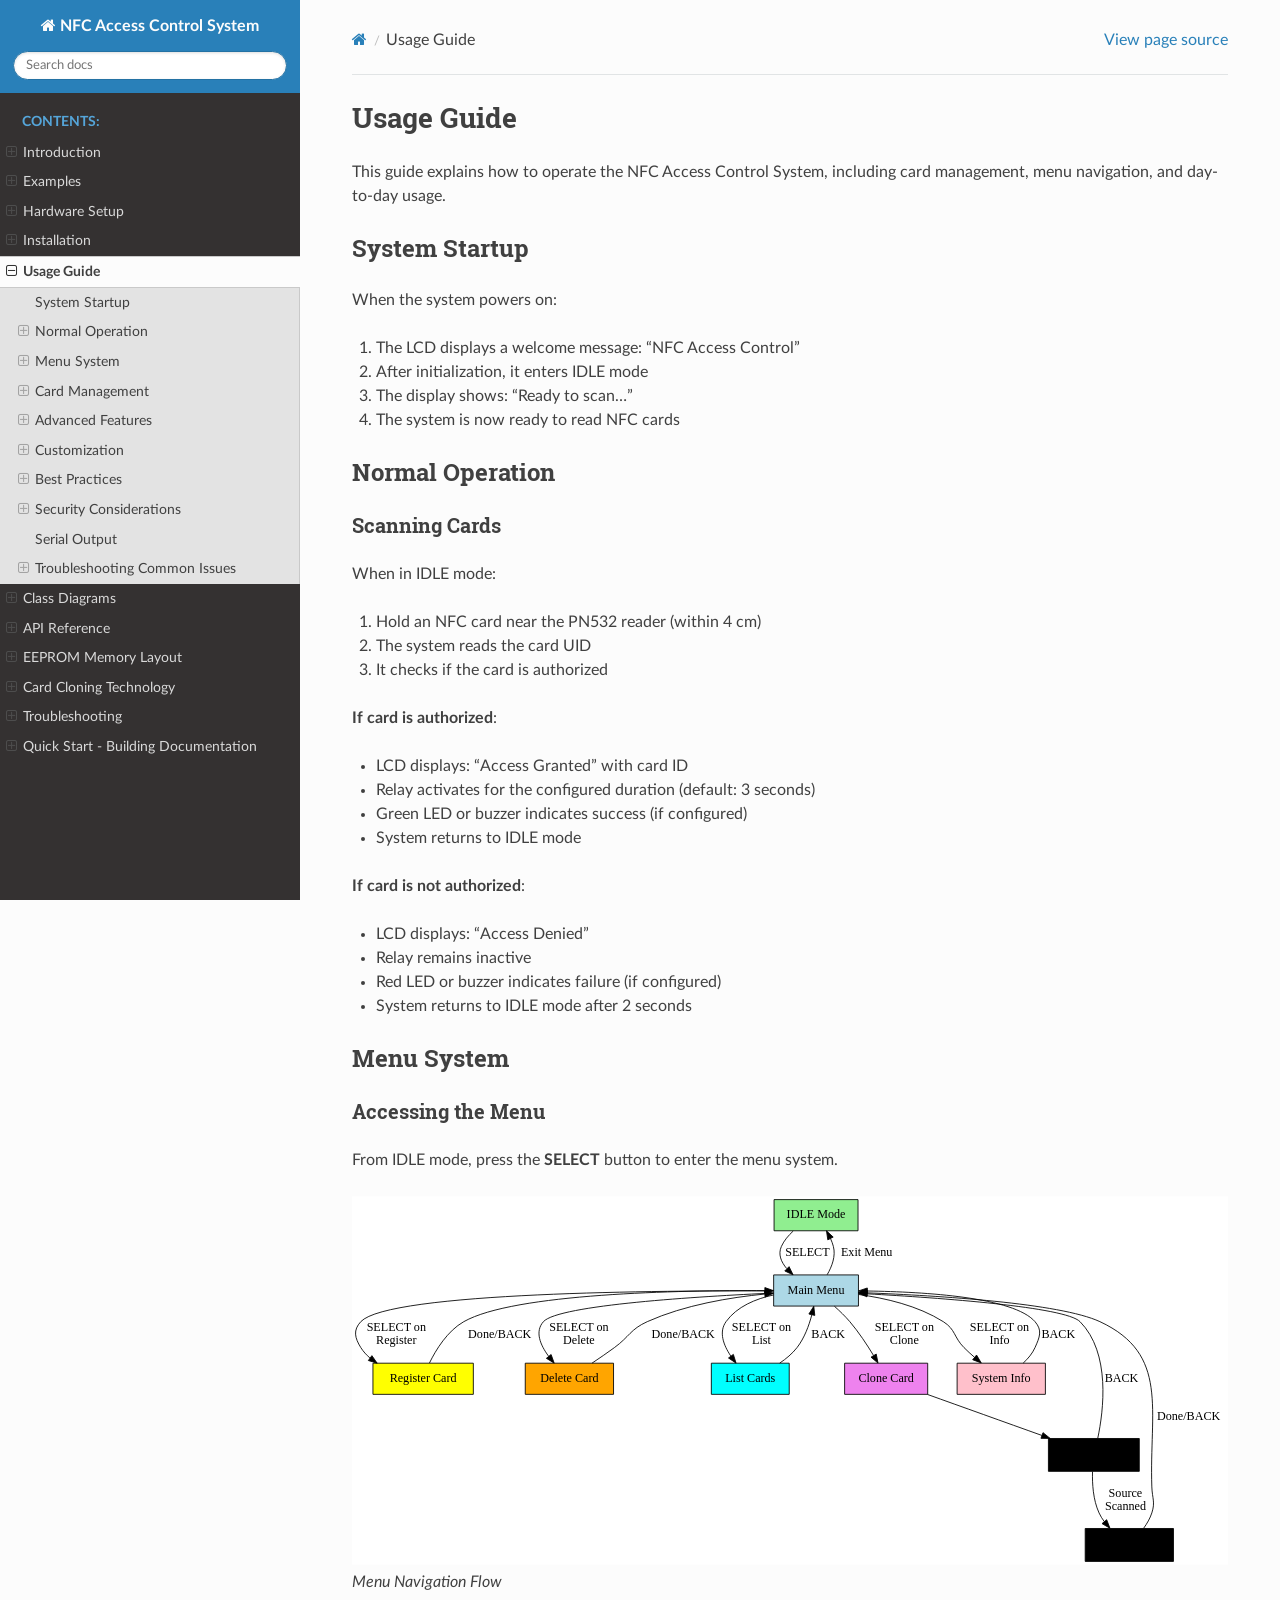
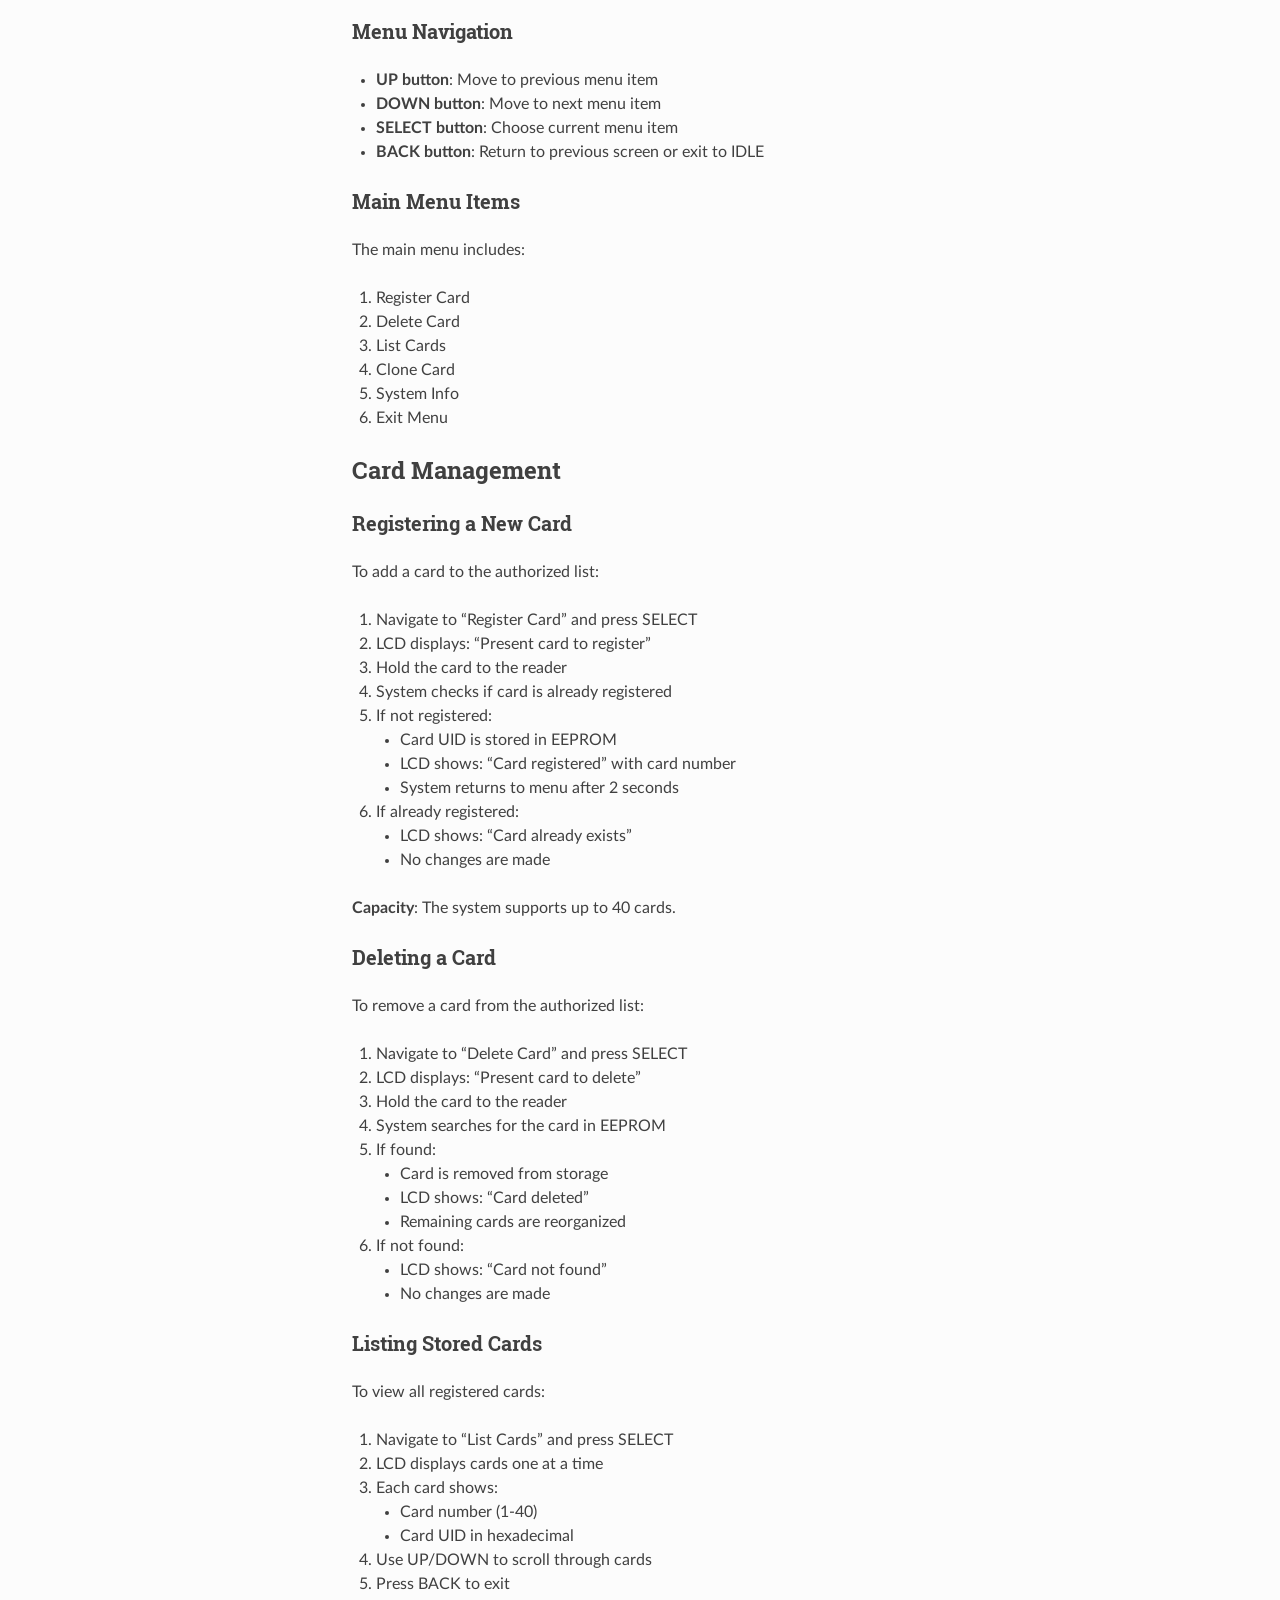
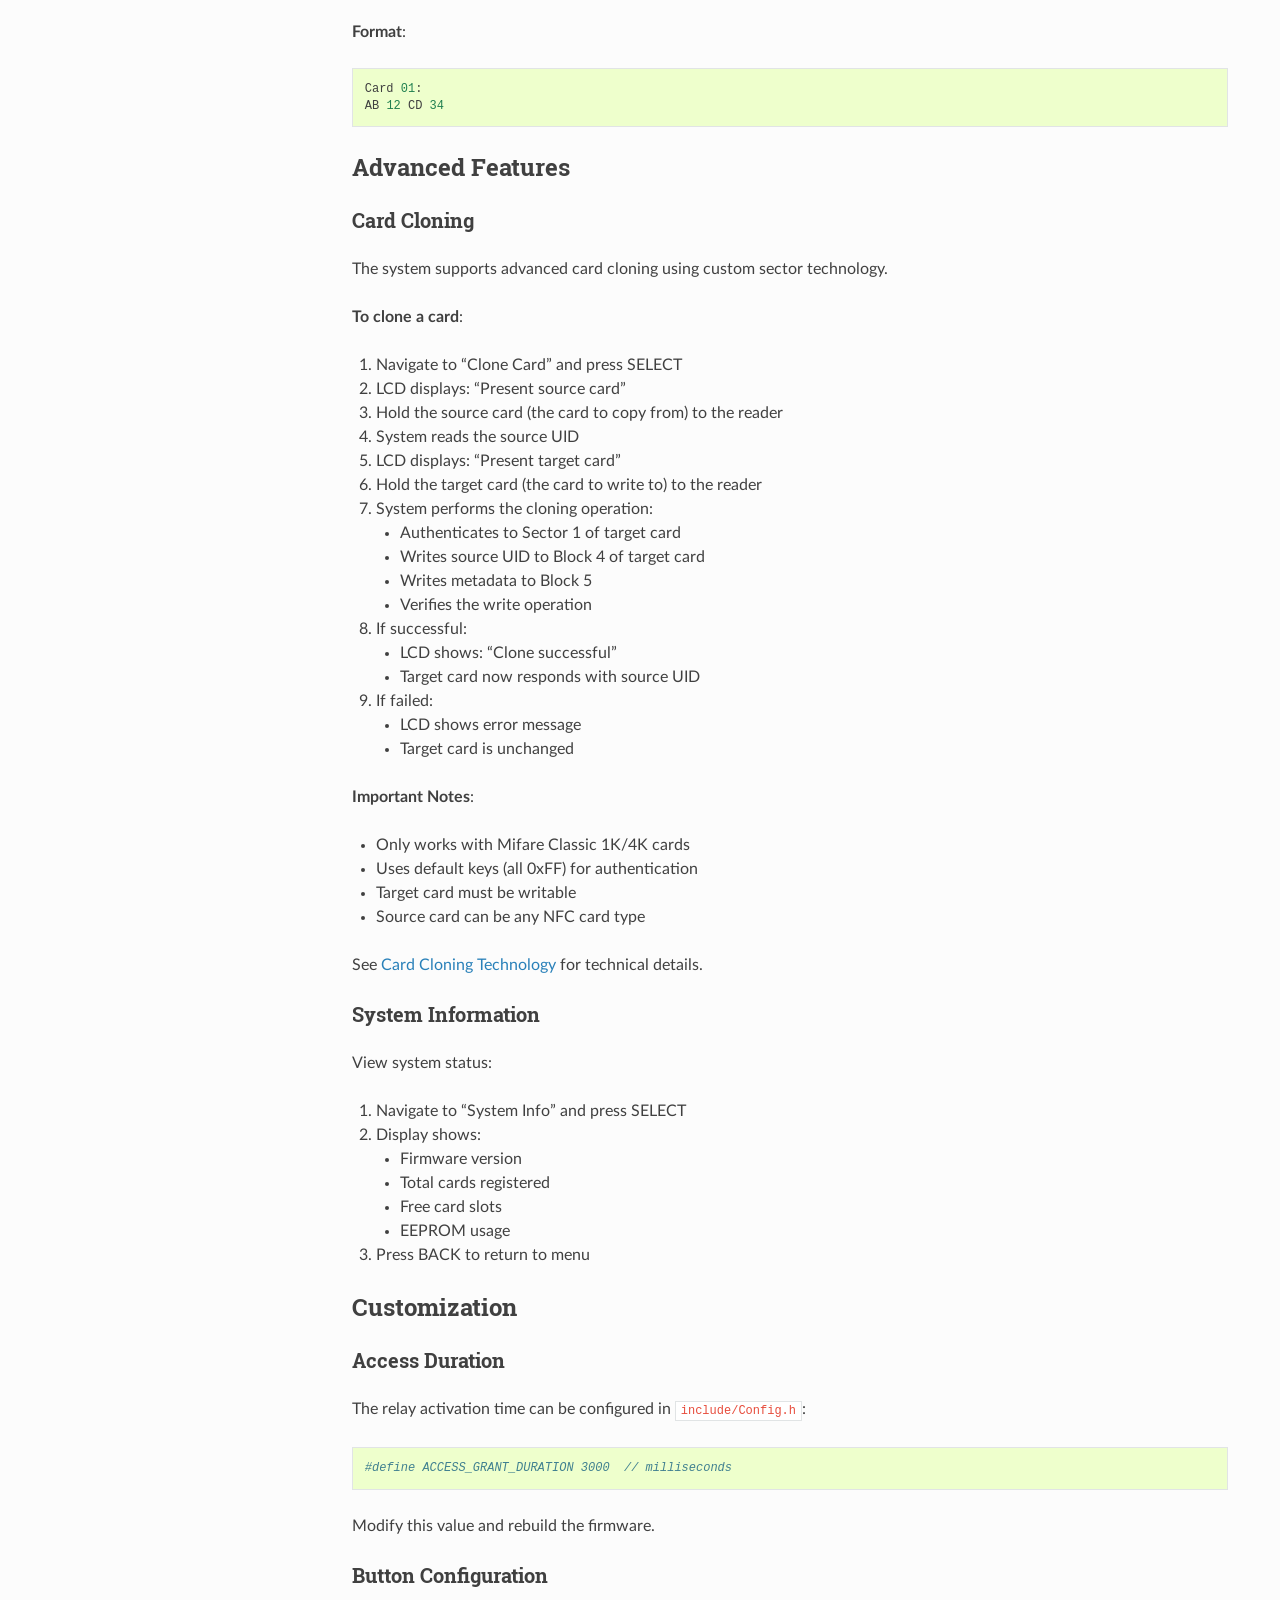
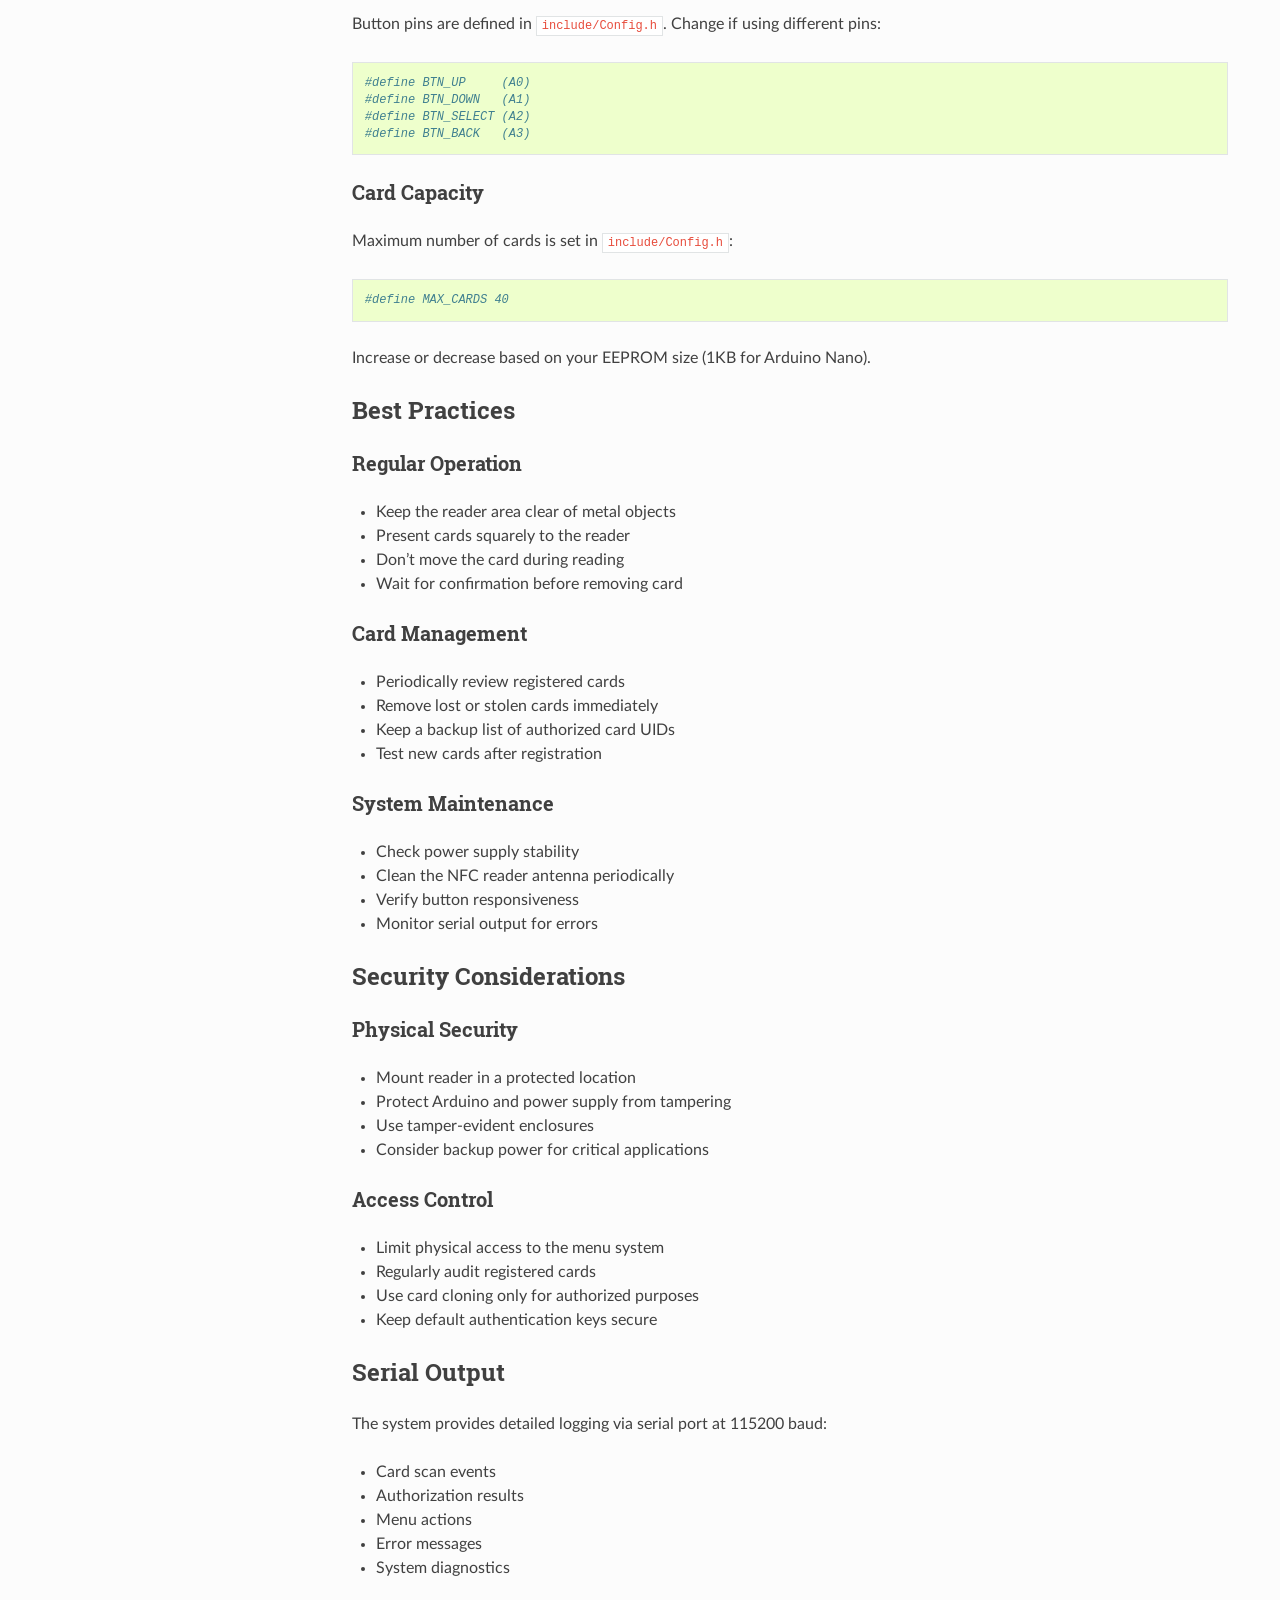
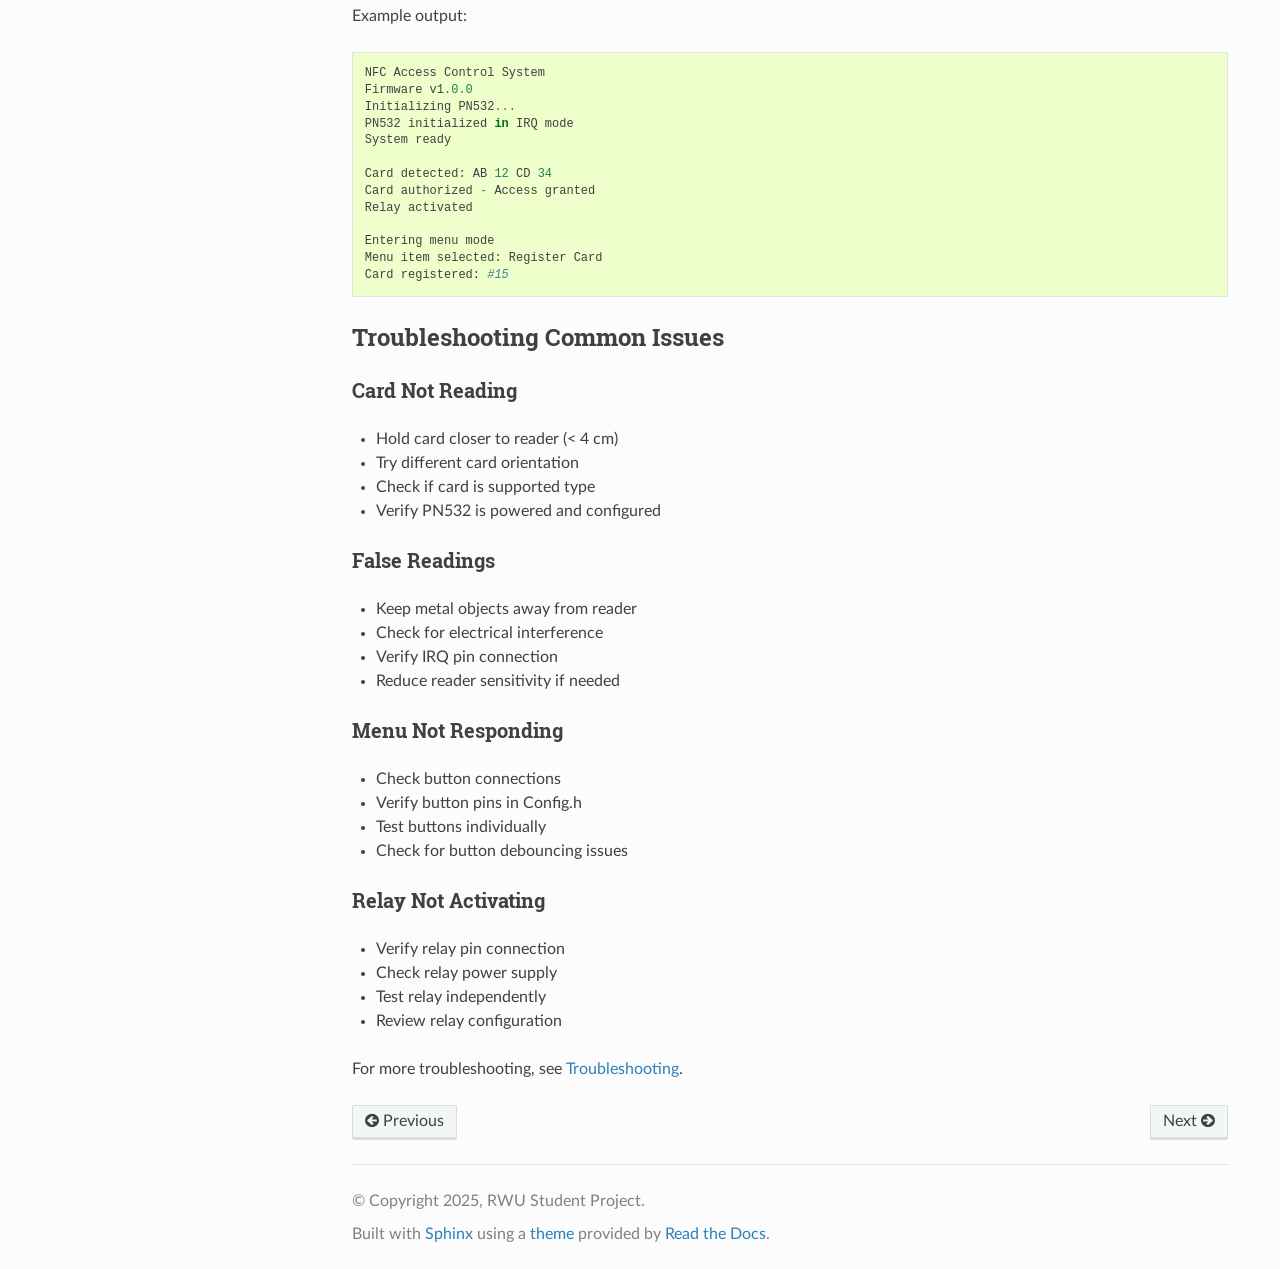
<file: usage.html>
<!DOCTYPE html>
<html class="writer-html5" lang="en" data-content_root="./">
<head>
  <meta charset="utf-8" /><meta name="viewport" content="width=device-width, initial-scale=1" />

  <meta name="viewport" content="width=device-width, initial-scale=1.0" />
  <title>Usage Guide &mdash; NFC Access Control System 1.0.0 documentation</title>
      <link rel="stylesheet" type="text/css" href="_static/pygments.css?v=03e43079" />
      <link rel="stylesheet" type="text/css" href="_static/css/theme.css?v=e59714d7" />
      <link rel="stylesheet" type="text/css" href="_static/graphviz.css?v=4ae1632d" />
      <link rel="stylesheet" type="text/css" href="_static/custom.css?v=467e753e" />

  
      <script src="_static/jquery.js?v=5d32c60e"></script>
      <script src="_static/_sphinx_javascript_frameworks_compat.js?v=2cd50e6c"></script>
      <script src="_static/documentation_options.js?v=8d563738"></script>
      <script src="_static/doctools.js?v=9bcbadda"></script>
      <script src="_static/sphinx_highlight.js?v=dc90522c"></script>
    <script src="_static/js/theme.js"></script>
    <link rel="index" title="Index" href="genindex.html" />
    <link rel="search" title="Search" href="search.html" />
    <link rel="next" title="Class Diagrams" href="diagrams.html" />
    <link rel="prev" title="Installation" href="installation.html" /> 
</head>

<body class="wy-body-for-nav"> 
  <div class="wy-grid-for-nav">
    <nav data-toggle="wy-nav-shift" class="wy-nav-side">
      <div class="wy-side-scroll">
        <div class="wy-side-nav-search" >

          
          
          <a href="index.html" class="icon icon-home">
            NFC Access Control System
          </a>
<div role="search">
  <form id="rtd-search-form" class="wy-form" action="search.html" method="get">
    <input type="text" name="q" placeholder="Search docs" aria-label="Search docs" />
    <input type="hidden" name="check_keywords" value="yes" />
    <input type="hidden" name="area" value="default" />
  </form>
</div>
        </div><div class="wy-menu wy-menu-vertical" data-spy="affix" role="navigation" aria-label="Navigation menu">
              <p class="caption" role="heading"><span class="caption-text">Contents:</span></p>
<ul class="current">
<li class="toctree-l1"><a class="reference internal" href="introduction.html">Introduction</a><ul>
<li class="toctree-l2"><a class="reference internal" href="introduction.html#project-evolution">Project Evolution</a></li>
<li class="toctree-l2"><a class="reference internal" href="introduction.html#what-is-nfc">What is NFC?</a></li>
<li class="toctree-l2"><a class="reference internal" href="introduction.html#system-architecture">System Architecture</a><ul>
<li class="toctree-l3"><a class="reference internal" href="introduction.html#hardware-layer">Hardware Layer</a></li>
<li class="toctree-l3"><a class="reference internal" href="introduction.html#software-layer">Software Layer</a></li>
</ul>
</li>
<li class="toctree-l2"><a class="reference internal" href="introduction.html#design-philosophy">Design Philosophy</a><ul>
<li class="toctree-l3"><a class="reference internal" href="introduction.html#security-first">Security First</a></li>
<li class="toctree-l3"><a class="reference internal" href="introduction.html#user-friendly">User Friendly</a></li>
<li class="toctree-l3"><a class="reference internal" href="introduction.html#educational-value">Educational Value</a></li>
<li class="toctree-l3"><a class="reference internal" href="introduction.html#flexibility">Flexibility</a></li>
<li class="toctree-l3"><a class="reference internal" href="introduction.html#reliability">Reliability</a></li>
</ul>
</li>
<li class="toctree-l2"><a class="reference internal" href="introduction.html#use-cases">Use Cases</a><ul>
<li class="toctree-l3"><a class="reference internal" href="introduction.html#educational-applications">Educational Applications</a></li>
<li class="toctree-l3"><a class="reference internal" href="introduction.html#practical-applications">Practical Applications</a></li>
</ul>
</li>
<li class="toctree-l2"><a class="reference internal" href="introduction.html#technical-specifications">Technical Specifications</a><ul>
<li class="toctree-l3"><a class="reference internal" href="introduction.html#hardware-requirements">Hardware Requirements</a></li>
<li class="toctree-l3"><a class="reference internal" href="introduction.html#software-capabilities">Software Capabilities</a></li>
<li class="toctree-l3"><a class="reference internal" href="introduction.html#performance-metrics">Performance Metrics</a></li>
</ul>
</li>
<li class="toctree-l2"><a class="reference internal" href="introduction.html#getting-started">Getting Started</a></li>
<li class="toctree-l2"><a class="reference internal" href="introduction.html#project-structure">Project Structure</a><ul>
<li class="toctree-l3"><a class="reference internal" href="introduction.html#id1">Hardware Layer</a></li>
<li class="toctree-l3"><a class="reference internal" href="introduction.html#id2">Software Layer</a></li>
</ul>
</li>
<li class="toctree-l2"><a class="reference internal" href="introduction.html#id3">Design Philosophy</a><ul>
<li class="toctree-l3"><a class="reference internal" href="introduction.html#id4">Security First</a></li>
<li class="toctree-l3"><a class="reference internal" href="introduction.html#id5">User Friendly</a></li>
<li class="toctree-l3"><a class="reference internal" href="introduction.html#id6">Educational Value</a></li>
<li class="toctree-l3"><a class="reference internal" href="introduction.html#id7">Flexibility</a></li>
<li class="toctree-l3"><a class="reference internal" href="introduction.html#id8">Reliability</a></li>
</ul>
</li>
<li class="toctree-l2"><a class="reference internal" href="introduction.html#id9">Use Cases</a><ul>
<li class="toctree-l3"><a class="reference internal" href="introduction.html#id10">Educational Applications</a></li>
<li class="toctree-l3"><a class="reference internal" href="introduction.html#id11">Practical Applications</a></li>
</ul>
</li>
<li class="toctree-l2"><a class="reference internal" href="introduction.html#id12">Technical Specifications</a><ul>
<li class="toctree-l3"><a class="reference internal" href="introduction.html#id13">Hardware Requirements</a></li>
<li class="toctree-l3"><a class="reference internal" href="introduction.html#id14">Software Capabilities</a></li>
<li class="toctree-l3"><a class="reference internal" href="introduction.html#id15">Performance Metrics</a></li>
</ul>
</li>
<li class="toctree-l2"><a class="reference internal" href="introduction.html#id16">Getting Started</a></li>
<li class="toctree-l2"><a class="reference internal" href="introduction.html#id17">Project Structure</a></li>
</ul>
</li>
<li class="toctree-l1"><a class="reference internal" href="examples.html">Examples</a><ul>
<li class="toctree-l2"><a class="reference internal" href="examples.html#course-tasks-overview">Course Tasks Overview</a></li>
<li class="toctree-l2"><a class="reference internal" href="examples.html#task-1-reading-nfc-tags">Task 1: Reading NFC Tags</a><ul>
<li class="toctree-l3"><a class="reference internal" href="examples.html#learning-objectives">Learning Objectives</a></li>
<li class="toctree-l3"><a class="reference internal" href="examples.html#example-code-read-example-cpp">Example Code: read_example.cpp</a></li>
<li class="toctree-l3"><a class="reference internal" href="examples.html#key-concepts">Key Concepts</a></li>
<li class="toctree-l3"><a class="reference internal" href="examples.html#running-the-example">Running the Example</a></li>
<li class="toctree-l3"><a class="reference internal" href="examples.html#expected-output">Expected Output</a></li>
</ul>
</li>
<li class="toctree-l2"><a class="reference internal" href="examples.html#task-2-writing-to-nfc-tags">Task 2: Writing to NFC Tags</a><ul>
<li class="toctree-l3"><a class="reference internal" href="examples.html#id1">Learning Objectives</a></li>
<li class="toctree-l3"><a class="reference internal" href="examples.html#example-code-write-example-cpp">Example Code: write_example.cpp</a></li>
<li class="toctree-l3"><a class="reference internal" href="examples.html#card-storage-structures">Card Storage Structures</a></li>
<li class="toctree-l3"><a class="reference internal" href="examples.html#write-functions-reference">Write Functions Reference</a></li>
<li class="toctree-l3"><a class="reference internal" href="examples.html#id2">Running the Example</a></li>
<li class="toctree-l3"><a class="reference internal" href="examples.html#safety-tips">Safety Tips</a></li>
<li class="toctree-l3"><a class="reference internal" href="examples.html#common-issues-and-solutions">Common Issues and Solutions</a></li>
</ul>
</li>
<li class="toctree-l2"><a class="reference internal" href="examples.html#advanced-topics">Advanced Topics</a><ul>
<li class="toctree-l3"><a class="reference internal" href="examples.html#card-cloning">Card Cloning</a></li>
<li class="toctree-l3"><a class="reference internal" href="examples.html#ndef-messages">NDEF Messages</a></li>
</ul>
</li>
<li class="toctree-l2"><a class="reference internal" href="examples.html#next-steps">Next Steps</a></li>
<li class="toctree-l2"><a class="reference internal" href="examples.html#tips-for-development">Tips for Development</a></li>
<li class="toctree-l2"><a class="reference internal" href="examples.html#see-also">See Also</a></li>
</ul>
</li>
<li class="toctree-l1"><a class="reference internal" href="hardware.html">Hardware Setup</a><ul>
<li class="toctree-l2"><a class="reference internal" href="hardware.html#required-components">Required Components</a><ul>
<li class="toctree-l3"><a class="reference internal" href="hardware.html#core-components">Core Components</a></li>
<li class="toctree-l3"><a class="reference internal" href="hardware.html#additional-components">Additional Components</a></li>
</ul>
</li>
<li class="toctree-l2"><a class="reference internal" href="hardware.html#pin-configuration">Pin Configuration</a><ul>
<li class="toctree-l3"><a class="reference internal" href="hardware.html#pn532-nfc-module-spi-mode">PN532 NFC Module (SPI Mode)</a></li>
<li class="toctree-l3"><a class="reference internal" href="hardware.html#lcd-display-4-bit-parallel">LCD Display (4-bit Parallel)</a></li>
<li class="toctree-l3"><a class="reference internal" href="hardware.html#navigation-buttons">Navigation Buttons</a></li>
<li class="toctree-l3"><a class="reference internal" href="hardware.html#relay-module">Relay Module</a></li>
</ul>
</li>
<li class="toctree-l2"><a class="reference internal" href="hardware.html#wiring-diagram">Wiring Diagram</a></li>
<li class="toctree-l2"><a class="reference internal" href="hardware.html#power-considerations">Power Considerations</a></li>
<li class="toctree-l2"><a class="reference internal" href="hardware.html#assembly-tips">Assembly Tips</a></li>
<li class="toctree-l2"><a class="reference internal" href="hardware.html#troubleshooting-hardware-issues">Troubleshooting Hardware Issues</a><ul>
<li class="toctree-l3"><a class="reference internal" href="hardware.html#lcd-not-displaying">LCD Not Displaying</a></li>
<li class="toctree-l3"><a class="reference internal" href="hardware.html#pn532-not-detected">PN532 Not Detected</a></li>
<li class="toctree-l3"><a class="reference internal" href="hardware.html#buttons-not-responding">Buttons Not Responding</a></li>
<li class="toctree-l3"><a class="reference internal" href="hardware.html#relay-not-activating">Relay Not Activating</a></li>
</ul>
</li>
</ul>
</li>
<li class="toctree-l1"><a class="reference internal" href="installation.html">Installation</a><ul>
<li class="toctree-l2"><a class="reference internal" href="installation.html#prerequisites">Prerequisites</a><ul>
<li class="toctree-l3"><a class="reference internal" href="installation.html#required-software">Required Software</a></li>
<li class="toctree-l3"><a class="reference internal" href="installation.html#recommended-tools">Recommended Tools</a></li>
</ul>
</li>
<li class="toctree-l2"><a class="reference internal" href="installation.html#setting-up-platformio">Setting Up PlatformIO</a><ul>
<li class="toctree-l3"><a class="reference internal" href="installation.html#option-1-platformio-ide-recommended">Option 1: PlatformIO IDE (Recommended)</a></li>
<li class="toctree-l3"><a class="reference internal" href="installation.html#option-2-platformio-core-cli">Option 2: PlatformIO Core (CLI)</a></li>
</ul>
</li>
<li class="toctree-l2"><a class="reference internal" href="installation.html#getting-the-source-code">Getting the Source Code</a><ul>
<li class="toctree-l3"><a class="reference internal" href="installation.html#clone-from-repository">Clone from Repository</a></li>
<li class="toctree-l3"><a class="reference internal" href="installation.html#download-zip">Download ZIP</a></li>
</ul>
</li>
<li class="toctree-l2"><a class="reference internal" href="installation.html#project-structure">Project Structure</a></li>
<li class="toctree-l2"><a class="reference internal" href="installation.html#configuration">Configuration</a><ul>
<li class="toctree-l3"><a class="reference internal" href="installation.html#pin-configuration">Pin Configuration</a></li>
</ul>
</li>
<li class="toctree-l2"><a class="reference internal" href="installation.html#building-the-firmware">Building the Firmware</a><ul>
<li class="toctree-l3"><a class="reference internal" href="installation.html#using-platformio-ide">Using PlatformIO IDE</a></li>
<li class="toctree-l3"><a class="reference internal" href="installation.html#using-platformio-cli">Using PlatformIO CLI</a></li>
</ul>
</li>
<li class="toctree-l2"><a class="reference internal" href="installation.html#uploading-to-arduino">Uploading to Arduino</a><ul>
<li class="toctree-l3"><a class="reference internal" href="installation.html#preparing-the-arduino">Preparing the Arduino</a></li>
<li class="toctree-l3"><a class="reference internal" href="installation.html#id1">Using PlatformIO IDE</a></li>
<li class="toctree-l3"><a class="reference internal" href="installation.html#specifying-upload-port">Specifying Upload Port</a></li>
</ul>
</li>
<li class="toctree-l2"><a class="reference internal" href="installation.html#monitoring-serial-output">Monitoring Serial Output</a><ul>
<li class="toctree-l3"><a class="reference internal" href="installation.html#using-platformio">Using PlatformIO</a></li>
<li class="toctree-l3"><a class="reference internal" href="installation.html#using-arduino-ide-serial-monitor">Using Arduino IDE Serial Monitor</a></li>
</ul>
</li>
<li class="toctree-l2"><a class="reference internal" href="installation.html#troubleshooting-installation">Troubleshooting Installation</a><ul>
<li class="toctree-l3"><a class="reference internal" href="installation.html#build-errors">Build Errors</a></li>
<li class="toctree-l3"><a class="reference internal" href="installation.html#upload-errors">Upload Errors</a></li>
</ul>
</li>
<li class="toctree-l2"><a class="reference internal" href="installation.html#verification">Verification</a></li>
<li class="toctree-l2"><a class="reference internal" href="installation.html#next-steps">Next Steps</a></li>
</ul>
</li>
<li class="toctree-l1 current"><a class="current reference internal" href="#">Usage Guide</a><ul>
<li class="toctree-l2"><a class="reference internal" href="#system-startup">System Startup</a></li>
<li class="toctree-l2"><a class="reference internal" href="#normal-operation">Normal Operation</a><ul>
<li class="toctree-l3"><a class="reference internal" href="#scanning-cards">Scanning Cards</a></li>
</ul>
</li>
<li class="toctree-l2"><a class="reference internal" href="#menu-system">Menu System</a><ul>
<li class="toctree-l3"><a class="reference internal" href="#accessing-the-menu">Accessing the Menu</a></li>
<li class="toctree-l3"><a class="reference internal" href="#menu-navigation">Menu Navigation</a></li>
<li class="toctree-l3"><a class="reference internal" href="#main-menu-items">Main Menu Items</a></li>
</ul>
</li>
<li class="toctree-l2"><a class="reference internal" href="#card-management">Card Management</a><ul>
<li class="toctree-l3"><a class="reference internal" href="#registering-a-new-card">Registering a New Card</a></li>
<li class="toctree-l3"><a class="reference internal" href="#deleting-a-card">Deleting a Card</a></li>
<li class="toctree-l3"><a class="reference internal" href="#listing-stored-cards">Listing Stored Cards</a></li>
</ul>
</li>
<li class="toctree-l2"><a class="reference internal" href="#advanced-features">Advanced Features</a><ul>
<li class="toctree-l3"><a class="reference internal" href="#card-cloning">Card Cloning</a></li>
<li class="toctree-l3"><a class="reference internal" href="#system-information">System Information</a></li>
</ul>
</li>
<li class="toctree-l2"><a class="reference internal" href="#customization">Customization</a><ul>
<li class="toctree-l3"><a class="reference internal" href="#access-duration">Access Duration</a></li>
<li class="toctree-l3"><a class="reference internal" href="#button-configuration">Button Configuration</a></li>
<li class="toctree-l3"><a class="reference internal" href="#card-capacity">Card Capacity</a></li>
</ul>
</li>
<li class="toctree-l2"><a class="reference internal" href="#best-practices">Best Practices</a><ul>
<li class="toctree-l3"><a class="reference internal" href="#regular-operation">Regular Operation</a></li>
<li class="toctree-l3"><a class="reference internal" href="#id1">Card Management</a></li>
<li class="toctree-l3"><a class="reference internal" href="#system-maintenance">System Maintenance</a></li>
</ul>
</li>
<li class="toctree-l2"><a class="reference internal" href="#security-considerations">Security Considerations</a><ul>
<li class="toctree-l3"><a class="reference internal" href="#physical-security">Physical Security</a></li>
<li class="toctree-l3"><a class="reference internal" href="#access-control">Access Control</a></li>
</ul>
</li>
<li class="toctree-l2"><a class="reference internal" href="#serial-output">Serial Output</a></li>
<li class="toctree-l2"><a class="reference internal" href="#troubleshooting-common-issues">Troubleshooting Common Issues</a><ul>
<li class="toctree-l3"><a class="reference internal" href="#card-not-reading">Card Not Reading</a></li>
<li class="toctree-l3"><a class="reference internal" href="#false-readings">False Readings</a></li>
<li class="toctree-l3"><a class="reference internal" href="#menu-not-responding">Menu Not Responding</a></li>
<li class="toctree-l3"><a class="reference internal" href="#relay-not-activating">Relay Not Activating</a></li>
</ul>
</li>
</ul>
</li>
<li class="toctree-l1"><a class="reference internal" href="diagrams.html">Class Diagrams</a><ul>
<li class="toctree-l2"><a class="reference internal" href="diagrams.html#system-architecture-overview">System Architecture Overview</a></li>
<li class="toctree-l2"><a class="reference internal" href="diagrams.html#accesscontrolsystem-class">AccessControlSystem Class</a></li>
<li class="toctree-l2"><a class="reference internal" href="diagrams.html#nfcreader-class">NFCReader Class</a></li>
<li class="toctree-l2"><a class="reference internal" href="diagrams.html#complete-system-relationships">Complete System Relationships</a></li>
<li class="toctree-l2"><a class="reference internal" href="diagrams.html#state-machine">State Machine</a></li>
<li class="toctree-l2"><a class="reference internal" href="diagrams.html#card-registration-flow">Card Registration Flow</a></li>
<li class="toctree-l2"><a class="reference internal" href="diagrams.html#card-cloning-flow">Card Cloning Flow</a></li>
<li class="toctree-l2"><a class="reference internal" href="diagrams.html#mifare-memory-layout">MIFARE Memory Layout</a></li>
<li class="toctree-l2"><a class="reference internal" href="diagrams.html#installation-and-usage">Installation and Usage</a></li>
<li class="toctree-l2"><a class="reference internal" href="diagrams.html#see-also">See Also</a></li>
</ul>
</li>
<li class="toctree-l1"><a class="reference internal" href="api.html">API Reference</a><ul>
<li class="toctree-l2"><a class="reference internal" href="api.html#core-classes">Core Classes</a><ul>
<li class="toctree-l3"><a class="reference internal" href="api.html#accesscontrolsystem">AccessControlSystem</a><ul>
<li class="toctree-l4"><a class="reference internal" href="api.html#_CPPv419AccessControlSystem"><code class="docutils literal notranslate"><span class="pre">AccessControlSystem</span></code></a></li>
</ul>
</li>
<li class="toctree-l3"><a class="reference internal" href="api.html#nfcreader">NFCReader</a><ul>
<li class="toctree-l4"><a class="reference internal" href="api.html#_CPPv49NFCReader"><code class="docutils literal notranslate"><span class="pre">NFCReader</span></code></a></li>
</ul>
</li>
</ul>
</li>
<li class="toctree-l2"><a class="reference internal" href="api.html#enumerations">Enumerations</a><ul>
<li class="toctree-l3"><a class="reference internal" href="api.html#nfccommmode">NFCCommMode</a></li>
<li class="toctree-l3"><a class="reference internal" href="api.html#nfcreadmode">NFCReadMode</a></li>
<li class="toctree-l3"><a class="reference internal" href="api.html#nfccardtype">NFCCardType</a></li>
</ul>
</li>
<li class="toctree-l2"><a class="reference internal" href="api.html#data-structures">Data Structures</a><ul>
<li class="toctree-l3"><a class="reference internal" href="api.html#nfccardinfo">NFCCardInfo</a></li>
<li class="toctree-l3"><a class="reference internal" href="api.html#nfcwriteresult">NFCWriteResult</a></li>
<li class="toctree-l3"><a class="reference internal" href="api.html#systemstate">SystemState</a></li>
<li class="toctree-l3"><a class="reference internal" href="api.html#state-machine-diagram">State Machine Diagram</a></li>
<li class="toctree-l3"><a class="reference internal" href="api.html#menuitem">MenuItem</a></li>
</ul>
</li>
<li class="toctree-l2"><a class="reference internal" href="api.html#configuration-constants">Configuration Constants</a><ul>
<li class="toctree-l3"><a class="reference internal" href="api.html#hardware-pin-definitions">Hardware Pin Definitions</a></li>
<li class="toctree-l3"><a class="reference internal" href="api.html#system-parameters">System Parameters</a></li>
<li class="toctree-l3"><a class="reference internal" href="api.html#eeprom-memory-map">EEPROM Memory Map</a></li>
<li class="toctree-l3"><a class="reference internal" href="api.html#custom-sector-configuration">Custom Sector Configuration</a></li>
</ul>
</li>
<li class="toctree-l2"><a class="reference internal" href="api.html#example-usage">Example Usage</a><ul>
<li class="toctree-l3"><a class="reference internal" href="api.html#basic-setup">Basic Setup</a></li>
<li class="toctree-l3"><a class="reference internal" href="api.html#custom-card-handling">Custom Card Handling</a></li>
<li class="toctree-l3"><a class="reference internal" href="api.html#manual-card-registration">Manual Card Registration</a></li>
</ul>
</li>
<li class="toctree-l2"><a class="reference internal" href="api.html#return-values">Return Values</a></li>
<li class="toctree-l2"><a class="reference internal" href="api.html#memory-considerations">Memory Considerations</a><ul>
<li class="toctree-l3"><a class="reference internal" href="api.html#eeprom-usage">EEPROM Usage</a></li>
<li class="toctree-l3"><a class="reference internal" href="api.html#ram-usage">RAM Usage</a></li>
</ul>
</li>
<li class="toctree-l2"><a class="reference internal" href="api.html#thread-safety">Thread Safety</a></li>
<li class="toctree-l2"><a class="reference internal" href="api.html#debugging">Debugging</a></li>
</ul>
</li>
<li class="toctree-l1"><a class="reference internal" href="eeprom.html">EEPROM Memory Layout</a><ul>
<li class="toctree-l2"><a class="reference internal" href="eeprom.html#memory-map-overview">Memory Map Overview</a></li>
<li class="toctree-l2"><a class="reference internal" href="eeprom.html#memory-regions">Memory Regions</a><ul>
<li class="toctree-l3"><a class="reference internal" href="eeprom.html#header-section">Header Section</a></li>
<li class="toctree-l3"><a class="reference internal" href="eeprom.html#card-data-section">Card Data Section</a></li>
</ul>
</li>
<li class="toctree-l2"><a class="reference internal" href="eeprom.html#memory-operations">Memory Operations</a><ul>
<li class="toctree-l3"><a class="reference internal" href="eeprom.html#read-operation-flow">Read Operation Flow</a></li>
<li class="toctree-l3"><a class="reference internal" href="eeprom.html#write-operation-flow">Write Operation Flow</a></li>
</ul>
</li>
<li class="toctree-l2"><a class="reference internal" href="eeprom.html#memory-wear-leveling">Memory Wear Leveling</a><ul>
<li class="toctree-l3"><a class="reference internal" href="eeprom.html#write-frequency-estimation">Write Frequency Estimation</a></li>
<li class="toctree-l3"><a class="reference internal" href="eeprom.html#best-practices">Best Practices</a></li>
</ul>
</li>
<li class="toctree-l2"><a class="reference internal" href="eeprom.html#memory-initialization">Memory Initialization</a><ul>
<li class="toctree-l3"><a class="reference internal" href="eeprom.html#first-time-setup">First-Time Setup</a></li>
<li class="toctree-l3"><a class="reference internal" href="eeprom.html#code-example">Code Example</a></li>
</ul>
</li>
<li class="toctree-l2"><a class="reference internal" href="eeprom.html#memory-debugging">Memory Debugging</a></li>
<li class="toctree-l2"><a class="reference internal" href="eeprom.html#summary">Summary</a></li>
</ul>
</li>
<li class="toctree-l1"><a class="reference internal" href="card_cloning.html">Card Cloning Technology</a><ul>
<li class="toctree-l2"><a class="reference internal" href="card_cloning.html#overview">Overview</a></li>
<li class="toctree-l2"><a class="reference internal" href="card_cloning.html#how-it-works">How It Works</a><ul>
<li class="toctree-l3"><a class="reference internal" href="card_cloning.html#dual-uid-system">Dual UID System</a></li>
<li class="toctree-l3"><a class="reference internal" href="card_cloning.html#reading-priority">Reading Priority</a></li>
</ul>
</li>
<li class="toctree-l2"><a class="reference internal" href="card_cloning.html#custom-sector-structure">Custom Sector Structure</a><ul>
<li class="toctree-l3"><a class="reference internal" href="card_cloning.html#sector-1-layout">Sector 1 Layout</a></li>
<li class="toctree-l3"><a class="reference internal" href="card_cloning.html#block-4-structure-uid-block">Block 4 Structure (UID Block)</a></li>
<li class="toctree-l3"><a class="reference internal" href="card_cloning.html#block-5-structure-metadata-block">Block 5 Structure (Metadata Block)</a></li>
</ul>
</li>
<li class="toctree-l2"><a class="reference internal" href="card_cloning.html#cloning-process">Cloning Process</a><ul>
<li class="toctree-l3"><a class="reference internal" href="card_cloning.html#step-by-step-procedure">Step-by-Step Procedure</a></li>
</ul>
</li>
<li class="toctree-l2"><a class="reference internal" href="card_cloning.html#code-implementation">Code Implementation</a><ul>
<li class="toctree-l3"><a class="reference internal" href="card_cloning.html#nfcreader-clonecard-method">NFCReader::cloneCard() Method</a></li>
<li class="toctree-l3"><a class="reference internal" href="card_cloning.html#reading-cloned-uid">Reading Cloned UID</a></li>
</ul>
</li>
<li class="toctree-l2"><a class="reference internal" href="card_cloning.html#security-considerations">Security Considerations</a><ul>
<li class="toctree-l3"><a class="reference internal" href="card_cloning.html#authentication-keys">Authentication Keys</a></li>
<li class="toctree-l3"><a class="reference internal" href="card_cloning.html#access-control">Access Control</a></li>
<li class="toctree-l3"><a class="reference internal" href="card_cloning.html#physical-security">Physical Security</a></li>
</ul>
</li>
<li class="toctree-l2"><a class="reference internal" href="card_cloning.html#limitations">Limitations</a><ul>
<li class="toctree-l3"><a class="reference internal" href="card_cloning.html#card-compatibility">Card Compatibility</a></li>
<li class="toctree-l3"><a class="reference internal" href="card_cloning.html#key-requirements">Key Requirements</a></li>
<li class="toctree-l3"><a class="reference internal" href="card_cloning.html#write-limitations">Write Limitations</a></li>
</ul>
</li>
<li class="toctree-l2"><a class="reference internal" href="card_cloning.html#advantages-over-magic-cards">Advantages Over Magic Cards</a><ul>
<li class="toctree-l3"><a class="reference internal" href="card_cloning.html#traditional-magic-cards">Traditional “Magic” Cards</a></li>
<li class="toctree-l3"><a class="reference internal" href="card_cloning.html#our-custom-sector-approach">Our Custom Sector Approach</a></li>
</ul>
</li>
<li class="toctree-l2"><a class="reference internal" href="card_cloning.html#best-practices">Best Practices</a><ul>
<li class="toctree-l3"><a class="reference internal" href="card_cloning.html#cloning-workflow">Cloning Workflow</a></li>
<li class="toctree-l3"><a class="reference internal" href="card_cloning.html#error-handling">Error Handling</a></li>
<li class="toctree-l3"><a class="reference internal" href="card_cloning.html#storage-management">Storage Management</a></li>
</ul>
</li>
<li class="toctree-l2"><a class="reference internal" href="card_cloning.html#advanced-topics">Advanced Topics</a><ul>
<li class="toctree-l3"><a class="reference internal" href="card_cloning.html#multi-identity-cards">Multi-Identity Cards</a></li>
<li class="toctree-l3"><a class="reference internal" href="card_cloning.html#encrypted-clones">Encrypted Clones</a></li>
<li class="toctree-l3"><a class="reference internal" href="card_cloning.html#time-limited-clones">Time-Limited Clones</a></li>
</ul>
</li>
<li class="toctree-l2"><a class="reference internal" href="card_cloning.html#example-use-cases">Example Use Cases</a><ul>
<li class="toctree-l3"><a class="reference internal" href="card_cloning.html#backup-access-card">Backup Access Card</a></li>
<li class="toctree-l3"><a class="reference internal" href="card_cloning.html#temporary-access">Temporary Access</a></li>
<li class="toctree-l3"><a class="reference internal" href="card_cloning.html#multi-location-access">Multi-Location Access</a></li>
</ul>
</li>
<li class="toctree-l2"><a class="reference internal" href="card_cloning.html#testing-and-validation">Testing and Validation</a></li>
<li class="toctree-l2"><a class="reference internal" href="card_cloning.html#troubleshooting-cloning-issues">Troubleshooting Cloning Issues</a></li>
</ul>
</li>
<li class="toctree-l1"><a class="reference internal" href="troubleshooting.html">Troubleshooting</a><ul>
<li class="toctree-l2"><a class="reference internal" href="troubleshooting.html#hardware-issues">Hardware Issues</a><ul>
<li class="toctree-l3"><a class="reference internal" href="troubleshooting.html#pn532-module-not-detected">PN532 Module Not Detected</a></li>
<li class="toctree-l3"><a class="reference internal" href="troubleshooting.html#lcd-display-issues">LCD Display Issues</a></li>
<li class="toctree-l3"><a class="reference internal" href="troubleshooting.html#button-problems">Button Problems</a></li>
<li class="toctree-l3"><a class="reference internal" href="troubleshooting.html#relay-issues">Relay Issues</a></li>
</ul>
</li>
<li class="toctree-l2"><a class="reference internal" href="troubleshooting.html#card-reading-issues">Card Reading Issues</a><ul>
<li class="toctree-l3"><a class="reference internal" href="troubleshooting.html#cards-not-detected">Cards Not Detected</a></li>
<li class="toctree-l3"><a class="reference internal" href="troubleshooting.html#specific-card-types">Specific Card Types</a></li>
</ul>
</li>
<li class="toctree-l2"><a class="reference internal" href="troubleshooting.html#software-issues">Software Issues</a><ul>
<li class="toctree-l3"><a class="reference internal" href="troubleshooting.html#compilation-errors">Compilation Errors</a></li>
<li class="toctree-l3"><a class="reference internal" href="troubleshooting.html#upload-failures">Upload Failures</a></li>
<li class="toctree-l3"><a class="reference internal" href="troubleshooting.html#runtime-errors">Runtime Errors</a></li>
</ul>
</li>
<li class="toctree-l2"><a class="reference internal" href="troubleshooting.html#cloning-issues">Cloning Issues</a><ul>
<li class="toctree-l3"><a class="reference internal" href="troubleshooting.html#authentication-failed">Authentication Failed</a></li>
<li class="toctree-l3"><a class="reference internal" href="troubleshooting.html#write-failed">Write Failed</a></li>
<li class="toctree-l3"><a class="reference internal" href="troubleshooting.html#verification-failed">Verification Failed</a></li>
<li class="toctree-l3"><a class="reference internal" href="troubleshooting.html#cloned-card-not-working">Cloned Card Not Working</a></li>
</ul>
</li>
<li class="toctree-l2"><a class="reference internal" href="troubleshooting.html#access-control-issues">Access Control Issues</a><ul>
<li class="toctree-l3"><a class="reference internal" href="troubleshooting.html#authorized-card-denied">Authorized Card Denied</a></li>
<li class="toctree-l3"><a class="reference internal" href="troubleshooting.html#unauthorized-card-granted">Unauthorized Card Granted</a></li>
<li class="toctree-l3"><a class="reference internal" href="troubleshooting.html#relay-timing-issues">Relay Timing Issues</a></li>
</ul>
</li>
<li class="toctree-l2"><a class="reference internal" href="troubleshooting.html#menu-system-issues">Menu System Issues</a><ul>
<li class="toctree-l3"><a class="reference internal" href="troubleshooting.html#menu-not-accessible">Menu Not Accessible</a></li>
<li class="toctree-l3"><a class="reference internal" href="troubleshooting.html#cannot-exit-menu">Cannot Exit Menu</a></li>
<li class="toctree-l3"><a class="reference internal" href="troubleshooting.html#cards-not-listing">Cards Not Listing</a></li>
</ul>
</li>
<li class="toctree-l2"><a class="reference internal" href="troubleshooting.html#diagnostic-tools">Diagnostic Tools</a><ul>
<li class="toctree-l3"><a class="reference internal" href="troubleshooting.html#serial-monitor-output">Serial Monitor Output</a></li>
<li class="toctree-l3"><a class="reference internal" href="troubleshooting.html#testing-individual-components">Testing Individual Components</a></li>
</ul>
</li>
<li class="toctree-l2"><a class="reference internal" href="troubleshooting.html#common-error-codes">Common Error Codes</a></li>
<li class="toctree-l2"><a class="reference internal" href="troubleshooting.html#getting-help">Getting Help</a><ul>
<li class="toctree-l3"><a class="reference internal" href="troubleshooting.html#before-seeking-support">Before Seeking Support</a></li>
<li class="toctree-l3"><a class="reference internal" href="troubleshooting.html#information-to-provide">Information to Provide</a></li>
<li class="toctree-l3"><a class="reference internal" href="troubleshooting.html#support-channels">Support Channels</a></li>
</ul>
</li>
<li class="toctree-l2"><a class="reference internal" href="troubleshooting.html#additional-resources">Additional Resources</a></li>
</ul>
</li>
<li class="toctree-l1"><a class="reference internal" href="quickstart.html">Quick Start - Building Documentation</a><ul>
<li class="toctree-l2"><a class="reference internal" href="quickstart.html#installation">Installation</a></li>
<li class="toctree-l2"><a class="reference internal" href="quickstart.html#building">Building</a><ul>
<li class="toctree-l3"><a class="reference internal" href="quickstart.html#html-documentation-recommended">HTML Documentation (Recommended)</a></li>
<li class="toctree-l3"><a class="reference internal" href="quickstart.html#pdf-documentation">PDF Documentation</a></li>
</ul>
</li>
<li class="toctree-l2"><a class="reference internal" href="quickstart.html#viewing">Viewing</a></li>
<li class="toctree-l2"><a class="reference internal" href="quickstart.html#cleaning">Cleaning</a></li>
<li class="toctree-l2"><a class="reference internal" href="quickstart.html#common-issues">Common Issues</a><ul>
<li class="toctree-l3"><a class="reference internal" href="quickstart.html#importerror-no-module-named-sphinx">ImportError: No module named sphinx</a></li>
<li class="toctree-l3"><a class="reference internal" href="quickstart.html#sphinx-build-command-not-found">sphinx-build command not found</a></li>
<li class="toctree-l3"><a class="reference internal" href="quickstart.html#theme-not-found">Theme not found</a></li>
<li class="toctree-l3"><a class="reference internal" href="quickstart.html#latex-errors-when-building-pdf">LaTeX errors when building PDF</a></li>
</ul>
</li>
<li class="toctree-l2"><a class="reference internal" href="quickstart.html#tips">Tips</a></li>
</ul>
</li>
</ul>

        </div>
      </div>
    </nav>

    <section data-toggle="wy-nav-shift" class="wy-nav-content-wrap"><nav class="wy-nav-top" aria-label="Mobile navigation menu" >
          <i data-toggle="wy-nav-top" class="fa fa-bars"></i>
          <a href="index.html">NFC Access Control System</a>
      </nav>

      <div class="wy-nav-content">
        <div class="rst-content">
          <div role="navigation" aria-label="Page navigation">
  <ul class="wy-breadcrumbs">
      <li><a href="index.html" class="icon icon-home" aria-label="Home"></a></li>
      <li class="breadcrumb-item active">Usage Guide</li>
      <li class="wy-breadcrumbs-aside">
            <a href="_sources/usage.rst.txt" rel="nofollow"> View page source</a>
      </li>
  </ul>
  <hr/>
</div>
          <div role="main" class="document" itemscope="itemscope" itemtype="http://schema.org/Article">
           <div itemprop="articleBody">
             
  <section id="usage-guide">
<h1>Usage Guide<a class="headerlink" href="#usage-guide" title="Link to this heading"></a></h1>
<p>This guide explains how to operate the NFC Access Control System, including
card management, menu navigation, and day-to-day usage.</p>
<section id="system-startup">
<h2>System Startup<a class="headerlink" href="#system-startup" title="Link to this heading"></a></h2>
<p>When the system powers on:</p>
<ol class="arabic simple">
<li><p>The LCD displays a welcome message: “NFC Access Control”</p></li>
<li><p>After initialization, it enters IDLE mode</p></li>
<li><p>The display shows: “Ready to scan…”</p></li>
<li><p>The system is now ready to read NFC cards</p></li>
</ol>
</section>
<section id="normal-operation">
<h2>Normal Operation<a class="headerlink" href="#normal-operation" title="Link to this heading"></a></h2>
<section id="scanning-cards">
<h3>Scanning Cards<a class="headerlink" href="#scanning-cards" title="Link to this heading"></a></h3>
<p>When in IDLE mode:</p>
<ol class="arabic simple">
<li><p>Hold an NFC card near the PN532 reader (within 4 cm)</p></li>
<li><p>The system reads the card UID</p></li>
<li><p>It checks if the card is authorized</p></li>
</ol>
<p><strong>If card is authorized</strong>:</p>
<ul class="simple">
<li><p>LCD displays: “Access Granted” with card ID</p></li>
<li><p>Relay activates for the configured duration (default: 3 seconds)</p></li>
<li><p>Green LED or buzzer indicates success (if configured)</p></li>
<li><p>System returns to IDLE mode</p></li>
</ul>
<p><strong>If card is not authorized</strong>:</p>
<ul class="simple">
<li><p>LCD displays: “Access Denied”</p></li>
<li><p>Relay remains inactive</p></li>
<li><p>Red LED or buzzer indicates failure (if configured)</p></li>
<li><p>System returns to IDLE mode after 2 seconds</p></li>
</ul>
</section>
</section>
<section id="menu-system">
<h2>Menu System<a class="headerlink" href="#menu-system" title="Link to this heading"></a></h2>
<section id="accessing-the-menu">
<h3>Accessing the Menu<a class="headerlink" href="#accessing-the-menu" title="Link to this heading"></a></h3>
<p>From IDLE mode, press the <strong>SELECT</strong> button to enter the menu system.</p>
<figure class="align-default" id="id2">
<div class="graphviz"><object data="_images/graphviz-bd325250c068e8f3fb8a6822363a4f25776c37a2.svg" type="image/svg+xml" class="graphviz">
<p class="warning">digraph menu_flow {
    rankdir=TB;
    node [shape=box, style=rounded];

    idle [label=&quot;IDLE Mode&quot;, fillcolor=lightgreen, style=filled];
    menu [label=&quot;Main Menu&quot;, fillcolor=lightblue, style=filled];

    register [label=&quot;Register Card&quot;, fillcolor=yellow, style=filled];
    delete [label=&quot;Delete Card&quot;, fillcolor=orange, style=filled];
    list [label=&quot;List Cards&quot;, fillcolor=cyan, style=filled];
    clone [label=&quot;Clone Card&quot;, fillcolor=violet, style=filled];
    info [label=&quot;System Info&quot;, fillcolor=pink, style=filled];

    clone_src [label=&quot;Scan Source\nCard&quot;, fillcolor=lightviolet, style=filled];
    clone_tgt [label=&quot;Scan Target\nCard&quot;, fillcolor=lightviolet, style=filled];

    idle -&gt; menu [label=&quot;SELECT&quot;];
    menu -&gt; idle [label=&quot;Exit Menu&quot;];

    menu -&gt; register [label=&quot;SELECT on\nRegister&quot;];
    menu -&gt; delete [label=&quot;SELECT on\nDelete&quot;];
    menu -&gt; list [label=&quot;SELECT on\nList&quot;];
    menu -&gt; clone [label=&quot;SELECT on\nClone&quot;];
    menu -&gt; info [label=&quot;SELECT on\nInfo&quot;];

    register -&gt; menu [label=&quot;Done/BACK&quot;];
    delete -&gt; menu [label=&quot;Done/BACK&quot;];
    list -&gt; menu [label=&quot;BACK&quot;];
    info -&gt; menu [label=&quot;BACK&quot;];

    clone -&gt; clone_src;
    clone_src -&gt; clone_tgt [label=&quot;Source\nScanned&quot;];
    clone_tgt -&gt; menu [label=&quot;Done/BACK&quot;];
    clone_src -&gt; menu [label=&quot;BACK&quot;];
}</p></object></div>
<figcaption>
<p><span class="caption-text">Menu Navigation Flow</span><a class="headerlink" href="#id2" title="Link to this image"></a></p>
</figcaption>
</figure>
</section>
<section id="menu-navigation">
<h3>Menu Navigation<a class="headerlink" href="#menu-navigation" title="Link to this heading"></a></h3>
<ul class="simple">
<li><p><strong>UP button</strong>: Move to previous menu item</p></li>
<li><p><strong>DOWN button</strong>: Move to next menu item</p></li>
<li><p><strong>SELECT button</strong>: Choose current menu item</p></li>
<li><p><strong>BACK button</strong>: Return to previous screen or exit to IDLE</p></li>
</ul>
</section>
<section id="main-menu-items">
<h3>Main Menu Items<a class="headerlink" href="#main-menu-items" title="Link to this heading"></a></h3>
<p>The main menu includes:</p>
<ol class="arabic simple">
<li><p>Register Card</p></li>
<li><p>Delete Card</p></li>
<li><p>List Cards</p></li>
<li><p>Clone Card</p></li>
<li><p>System Info</p></li>
<li><p>Exit Menu</p></li>
</ol>
</section>
</section>
<section id="card-management">
<h2>Card Management<a class="headerlink" href="#card-management" title="Link to this heading"></a></h2>
<section id="registering-a-new-card">
<h3>Registering a New Card<a class="headerlink" href="#registering-a-new-card" title="Link to this heading"></a></h3>
<p>To add a card to the authorized list:</p>
<ol class="arabic simple">
<li><p>Navigate to “Register Card” and press SELECT</p></li>
<li><p>LCD displays: “Present card to register”</p></li>
<li><p>Hold the card to the reader</p></li>
<li><p>System checks if card is already registered</p></li>
<li><p>If not registered:</p>
<ul class="simple">
<li><p>Card UID is stored in EEPROM</p></li>
<li><p>LCD shows: “Card registered” with card number</p></li>
<li><p>System returns to menu after 2 seconds</p></li>
</ul>
</li>
<li><p>If already registered:</p>
<ul class="simple">
<li><p>LCD shows: “Card already exists”</p></li>
<li><p>No changes are made</p></li>
</ul>
</li>
</ol>
<p><strong>Capacity</strong>: The system supports up to 40 cards.</p>
</section>
<section id="deleting-a-card">
<h3>Deleting a Card<a class="headerlink" href="#deleting-a-card" title="Link to this heading"></a></h3>
<p>To remove a card from the authorized list:</p>
<ol class="arabic simple">
<li><p>Navigate to “Delete Card” and press SELECT</p></li>
<li><p>LCD displays: “Present card to delete”</p></li>
<li><p>Hold the card to the reader</p></li>
<li><p>System searches for the card in EEPROM</p></li>
<li><p>If found:</p>
<ul class="simple">
<li><p>Card is removed from storage</p></li>
<li><p>LCD shows: “Card deleted”</p></li>
<li><p>Remaining cards are reorganized</p></li>
</ul>
</li>
<li><p>If not found:</p>
<ul class="simple">
<li><p>LCD shows: “Card not found”</p></li>
<li><p>No changes are made</p></li>
</ul>
</li>
</ol>
</section>
<section id="listing-stored-cards">
<h3>Listing Stored Cards<a class="headerlink" href="#listing-stored-cards" title="Link to this heading"></a></h3>
<p>To view all registered cards:</p>
<ol class="arabic simple">
<li><p>Navigate to “List Cards” and press SELECT</p></li>
<li><p>LCD displays cards one at a time</p></li>
<li><p>Each card shows:</p>
<ul class="simple">
<li><p>Card number (1-40)</p></li>
<li><p>Card UID in hexadecimal</p></li>
</ul>
</li>
<li><p>Use UP/DOWN to scroll through cards</p></li>
<li><p>Press BACK to exit</p></li>
</ol>
<p><strong>Format</strong>:</p>
<div class="highlight-default notranslate"><div class="highlight"><pre><span></span><span class="n">Card</span> <span class="mi">01</span><span class="p">:</span>
<span class="n">AB</span> <span class="mi">12</span> <span class="n">CD</span> <span class="mi">34</span>
</pre></div>
</div>
</section>
</section>
<section id="advanced-features">
<h2>Advanced Features<a class="headerlink" href="#advanced-features" title="Link to this heading"></a></h2>
<section id="card-cloning">
<h3>Card Cloning<a class="headerlink" href="#card-cloning" title="Link to this heading"></a></h3>
<p>The system supports advanced card cloning using custom sector technology.</p>
<p><strong>To clone a card</strong>:</p>
<ol class="arabic simple">
<li><p>Navigate to “Clone Card” and press SELECT</p></li>
<li><p>LCD displays: “Present source card”</p></li>
<li><p>Hold the source card (the card to copy from) to the reader</p></li>
<li><p>System reads the source UID</p></li>
<li><p>LCD displays: “Present target card”</p></li>
<li><p>Hold the target card (the card to write to) to the reader</p></li>
<li><p>System performs the cloning operation:</p>
<ul class="simple">
<li><p>Authenticates to Sector 1 of target card</p></li>
<li><p>Writes source UID to Block 4 of target card</p></li>
<li><p>Writes metadata to Block 5</p></li>
<li><p>Verifies the write operation</p></li>
</ul>
</li>
<li><p>If successful:</p>
<ul class="simple">
<li><p>LCD shows: “Clone successful”</p></li>
<li><p>Target card now responds with source UID</p></li>
</ul>
</li>
<li><p>If failed:</p>
<ul class="simple">
<li><p>LCD shows error message</p></li>
<li><p>Target card is unchanged</p></li>
</ul>
</li>
</ol>
<p><strong>Important Notes</strong>:</p>
<ul class="simple">
<li><p>Only works with Mifare Classic 1K/4K cards</p></li>
<li><p>Uses default keys (all 0xFF) for authentication</p></li>
<li><p>Target card must be writable</p></li>
<li><p>Source card can be any NFC card type</p></li>
</ul>
<p>See <a class="reference internal" href="card_cloning.html"><span class="doc">Card Cloning Technology</span></a> for technical details.</p>
</section>
<section id="system-information">
<h3>System Information<a class="headerlink" href="#system-information" title="Link to this heading"></a></h3>
<p>View system status:</p>
<ol class="arabic simple">
<li><p>Navigate to “System Info” and press SELECT</p></li>
<li><p>Display shows:</p>
<ul class="simple">
<li><p>Firmware version</p></li>
<li><p>Total cards registered</p></li>
<li><p>Free card slots</p></li>
<li><p>EEPROM usage</p></li>
</ul>
</li>
<li><p>Press BACK to return to menu</p></li>
</ol>
</section>
</section>
<section id="customization">
<h2>Customization<a class="headerlink" href="#customization" title="Link to this heading"></a></h2>
<section id="access-duration">
<h3>Access Duration<a class="headerlink" href="#access-duration" title="Link to this heading"></a></h3>
<p>The relay activation time can be configured in <code class="docutils literal notranslate"><span class="pre">include/Config.h</span></code>:</p>
<div class="highlight-default notranslate"><div class="highlight"><pre><span></span><span class="c1">#define ACCESS_GRANT_DURATION 3000  // milliseconds</span>
</pre></div>
</div>
<p>Modify this value and rebuild the firmware.</p>
</section>
<section id="button-configuration">
<h3>Button Configuration<a class="headerlink" href="#button-configuration" title="Link to this heading"></a></h3>
<p>Button pins are defined in <code class="docutils literal notranslate"><span class="pre">include/Config.h</span></code>. Change if using different pins:</p>
<div class="highlight-default notranslate"><div class="highlight"><pre><span></span><span class="c1">#define BTN_UP     (A0)</span>
<span class="c1">#define BTN_DOWN   (A1)</span>
<span class="c1">#define BTN_SELECT (A2)</span>
<span class="c1">#define BTN_BACK   (A3)</span>
</pre></div>
</div>
</section>
<section id="card-capacity">
<h3>Card Capacity<a class="headerlink" href="#card-capacity" title="Link to this heading"></a></h3>
<p>Maximum number of cards is set in <code class="docutils literal notranslate"><span class="pre">include/Config.h</span></code>:</p>
<div class="highlight-default notranslate"><div class="highlight"><pre><span></span><span class="c1">#define MAX_CARDS 40</span>
</pre></div>
</div>
<p>Increase or decrease based on your EEPROM size (1KB for Arduino Nano).</p>
</section>
</section>
<section id="best-practices">
<h2>Best Practices<a class="headerlink" href="#best-practices" title="Link to this heading"></a></h2>
<section id="regular-operation">
<h3>Regular Operation<a class="headerlink" href="#regular-operation" title="Link to this heading"></a></h3>
<ul class="simple">
<li><p>Keep the reader area clear of metal objects</p></li>
<li><p>Present cards squarely to the reader</p></li>
<li><p>Don’t move the card during reading</p></li>
<li><p>Wait for confirmation before removing card</p></li>
</ul>
</section>
<section id="id1">
<h3>Card Management<a class="headerlink" href="#id1" title="Link to this heading"></a></h3>
<ul class="simple">
<li><p>Periodically review registered cards</p></li>
<li><p>Remove lost or stolen cards immediately</p></li>
<li><p>Keep a backup list of authorized card UIDs</p></li>
<li><p>Test new cards after registration</p></li>
</ul>
</section>
<section id="system-maintenance">
<h3>System Maintenance<a class="headerlink" href="#system-maintenance" title="Link to this heading"></a></h3>
<ul class="simple">
<li><p>Check power supply stability</p></li>
<li><p>Clean the NFC reader antenna periodically</p></li>
<li><p>Verify button responsiveness</p></li>
<li><p>Monitor serial output for errors</p></li>
</ul>
</section>
</section>
<section id="security-considerations">
<h2>Security Considerations<a class="headerlink" href="#security-considerations" title="Link to this heading"></a></h2>
<section id="physical-security">
<h3>Physical Security<a class="headerlink" href="#physical-security" title="Link to this heading"></a></h3>
<ul class="simple">
<li><p>Mount reader in a protected location</p></li>
<li><p>Protect Arduino and power supply from tampering</p></li>
<li><p>Use tamper-evident enclosures</p></li>
<li><p>Consider backup power for critical applications</p></li>
</ul>
</section>
<section id="access-control">
<h3>Access Control<a class="headerlink" href="#access-control" title="Link to this heading"></a></h3>
<ul class="simple">
<li><p>Limit physical access to the menu system</p></li>
<li><p>Regularly audit registered cards</p></li>
<li><p>Use card cloning only for authorized purposes</p></li>
<li><p>Keep default authentication keys secure</p></li>
</ul>
</section>
</section>
<section id="serial-output">
<h2>Serial Output<a class="headerlink" href="#serial-output" title="Link to this heading"></a></h2>
<p>The system provides detailed logging via serial port at 115200 baud:</p>
<ul class="simple">
<li><p>Card scan events</p></li>
<li><p>Authorization results</p></li>
<li><p>Menu actions</p></li>
<li><p>Error messages</p></li>
<li><p>System diagnostics</p></li>
</ul>
<p>Example output:</p>
<div class="highlight-default notranslate"><div class="highlight"><pre><span></span><span class="n">NFC</span> <span class="n">Access</span> <span class="n">Control</span> <span class="n">System</span>
<span class="n">Firmware</span> <span class="n">v1</span><span class="mf">.0.0</span>
<span class="n">Initializing</span> <span class="n">PN532</span><span class="o">...</span>
<span class="n">PN532</span> <span class="n">initialized</span> <span class="ow">in</span> <span class="n">IRQ</span> <span class="n">mode</span>
<span class="n">System</span> <span class="n">ready</span>

<span class="n">Card</span> <span class="n">detected</span><span class="p">:</span> <span class="n">AB</span> <span class="mi">12</span> <span class="n">CD</span> <span class="mi">34</span>
<span class="n">Card</span> <span class="n">authorized</span> <span class="o">-</span> <span class="n">Access</span> <span class="n">granted</span>
<span class="n">Relay</span> <span class="n">activated</span>

<span class="n">Entering</span> <span class="n">menu</span> <span class="n">mode</span>
<span class="n">Menu</span> <span class="n">item</span> <span class="n">selected</span><span class="p">:</span> <span class="n">Register</span> <span class="n">Card</span>
<span class="n">Card</span> <span class="n">registered</span><span class="p">:</span> <span class="c1">#15</span>
</pre></div>
</div>
</section>
<section id="troubleshooting-common-issues">
<h2>Troubleshooting Common Issues<a class="headerlink" href="#troubleshooting-common-issues" title="Link to this heading"></a></h2>
<section id="card-not-reading">
<h3>Card Not Reading<a class="headerlink" href="#card-not-reading" title="Link to this heading"></a></h3>
<ul class="simple">
<li><p>Hold card closer to reader (&lt; 4 cm)</p></li>
<li><p>Try different card orientation</p></li>
<li><p>Check if card is supported type</p></li>
<li><p>Verify PN532 is powered and configured</p></li>
</ul>
</section>
<section id="false-readings">
<h3>False Readings<a class="headerlink" href="#false-readings" title="Link to this heading"></a></h3>
<ul class="simple">
<li><p>Keep metal objects away from reader</p></li>
<li><p>Check for electrical interference</p></li>
<li><p>Verify IRQ pin connection</p></li>
<li><p>Reduce reader sensitivity if needed</p></li>
</ul>
</section>
<section id="menu-not-responding">
<h3>Menu Not Responding<a class="headerlink" href="#menu-not-responding" title="Link to this heading"></a></h3>
<ul class="simple">
<li><p>Check button connections</p></li>
<li><p>Verify button pins in Config.h</p></li>
<li><p>Test buttons individually</p></li>
<li><p>Check for button debouncing issues</p></li>
</ul>
</section>
<section id="relay-not-activating">
<h3>Relay Not Activating<a class="headerlink" href="#relay-not-activating" title="Link to this heading"></a></h3>
<ul class="simple">
<li><p>Verify relay pin connection</p></li>
<li><p>Check relay power supply</p></li>
<li><p>Test relay independently</p></li>
<li><p>Review relay configuration</p></li>
</ul>
<p>For more troubleshooting, see <a class="reference internal" href="troubleshooting.html"><span class="doc">Troubleshooting</span></a>.</p>
</section>
</section>
</section>


           </div>
          </div>
          <footer><div class="rst-footer-buttons" role="navigation" aria-label="Footer">
        <a href="installation.html" class="btn btn-neutral float-left" title="Installation" accesskey="p" rel="prev"><span class="fa fa-arrow-circle-left" aria-hidden="true"></span> Previous</a>
        <a href="diagrams.html" class="btn btn-neutral float-right" title="Class Diagrams" accesskey="n" rel="next">Next <span class="fa fa-arrow-circle-right" aria-hidden="true"></span></a>
    </div>

  <hr/>

  <div role="contentinfo">
    <p>&#169; Copyright 2025, RWU Student Project.</p>
  </div>

  Built with <a href="https://www.sphinx-doc.org/">Sphinx</a> using a
    <a href="https://github.com/readthedocs/sphinx_rtd_theme">theme</a>
    provided by <a href="https://readthedocs.org">Read the Docs</a>.
   

</footer>
        </div>
      </div>
    </section>
  </div>
  <script>
      jQuery(function () {
          SphinxRtdTheme.Navigation.enable(true);
      });
  </script> 

</body>
</html>
</file>
<file: _static/pygments.css>
pre { line-height: 125%; }
td.linenos .normal { color: inherit; background-color: transparent; padding-left: 5px; padding-right: 5px; }
span.linenos { color: inherit; background-color: transparent; padding-left: 5px; padding-right: 5px; }
td.linenos .special { color: #000000; background-color: #ffffc0; padding-left: 5px; padding-right: 5px; }
span.linenos.special { color: #000000; background-color: #ffffc0; padding-left: 5px; padding-right: 5px; }
.highlight .hll { background-color: #ffffcc }
.highlight { background: #eeffcc; }
.highlight .c { color: #408090; font-style: italic } /* Comment */
.highlight .err { border: 1px solid #F00 } /* Error */
.highlight .k { color: #007020; font-weight: bold } /* Keyword */
.highlight .o { color: #666 } /* Operator */
.highlight .ch { color: #408090; font-style: italic } /* Comment.Hashbang */
.highlight .cm { color: #408090; font-style: italic } /* Comment.Multiline */
.highlight .cp { color: #007020 } /* Comment.Preproc */
.highlight .cpf { color: #408090; font-style: italic } /* Comment.PreprocFile */
.highlight .c1 { color: #408090; font-style: italic } /* Comment.Single */
.highlight .cs { color: #408090; background-color: #FFF0F0 } /* Comment.Special */
.highlight .gd { color: #A00000 } /* Generic.Deleted */
.highlight .ge { font-style: italic } /* Generic.Emph */
.highlight .ges { font-weight: bold; font-style: italic } /* Generic.EmphStrong */
.highlight .gr { color: #F00 } /* Generic.Error */
.highlight .gh { color: #000080; font-weight: bold } /* Generic.Heading */
.highlight .gi { color: #00A000 } /* Generic.Inserted */
.highlight .go { color: #333 } /* Generic.Output */
.highlight .gp { color: #C65D09; font-weight: bold } /* Generic.Prompt */
.highlight .gs { font-weight: bold } /* Generic.Strong */
.highlight .gu { color: #800080; font-weight: bold } /* Generic.Subheading */
.highlight .gt { color: #04D } /* Generic.Traceback */
.highlight .kc { color: #007020; font-weight: bold } /* Keyword.Constant */
.highlight .kd { color: #007020; font-weight: bold } /* Keyword.Declaration */
.highlight .kn { color: #007020; font-weight: bold } /* Keyword.Namespace */
.highlight .kp { color: #007020 } /* Keyword.Pseudo */
.highlight .kr { color: #007020; font-weight: bold } /* Keyword.Reserved */
.highlight .kt { color: #902000 } /* Keyword.Type */
.highlight .m { color: #208050 } /* Literal.Number */
.highlight .s { color: #4070A0 } /* Literal.String */
.highlight .na { color: #4070A0 } /* Name.Attribute */
.highlight .nb { color: #007020 } /* Name.Builtin */
.highlight .nc { color: #0E84B5; font-weight: bold } /* Name.Class */
.highlight .no { color: #60ADD5 } /* Name.Constant */
.highlight .nd { color: #555; font-weight: bold } /* Name.Decorator */
.highlight .ni { color: #D55537; font-weight: bold } /* Name.Entity */
.highlight .ne { color: #007020 } /* Name.Exception */
.highlight .nf { color: #06287E } /* Name.Function */
.highlight .nl { color: #002070; font-weight: bold } /* Name.Label */
.highlight .nn { color: #0E84B5; font-weight: bold } /* Name.Namespace */
.highlight .nt { color: #062873; font-weight: bold } /* Name.Tag */
.highlight .nv { color: #BB60D5 } /* Name.Variable */
.highlight .ow { color: #007020; font-weight: bold } /* Operator.Word */
.highlight .w { color: #BBB } /* Text.Whitespace */
.highlight .mb { color: #208050 } /* Literal.Number.Bin */
.highlight .mf { color: #208050 } /* Literal.Number.Float */
.highlight .mh { color: #208050 } /* Literal.Number.Hex */
.highlight .mi { color: #208050 } /* Literal.Number.Integer */
.highlight .mo { color: #208050 } /* Literal.Number.Oct */
.highlight .sa { color: #4070A0 } /* Literal.String.Affix */
.highlight .sb { color: #4070A0 } /* Literal.String.Backtick */
.highlight .sc { color: #4070A0 } /* Literal.String.Char */
.highlight .dl { color: #4070A0 } /* Literal.String.Delimiter */
.highlight .sd { color: #4070A0; font-style: italic } /* Literal.String.Doc */
.highlight .s2 { color: #4070A0 } /* Literal.String.Double */
.highlight .se { color: #4070A0; font-weight: bold } /* Literal.String.Escape */
.highlight .sh { color: #4070A0 } /* Literal.String.Heredoc */
.highlight .si { color: #70A0D0; font-style: italic } /* Literal.String.Interpol */
.highlight .sx { color: #C65D09 } /* Literal.String.Other */
.highlight .sr { color: #235388 } /* Literal.String.Regex */
.highlight .s1 { color: #4070A0 } /* Literal.String.Single */
.highlight .ss { color: #517918 } /* Literal.String.Symbol */
.highlight .bp { color: #007020 } /* Name.Builtin.Pseudo */
.highlight .fm { color: #06287E } /* Name.Function.Magic */
.highlight .vc { color: #BB60D5 } /* Name.Variable.Class */
.highlight .vg { color: #BB60D5 } /* Name.Variable.Global */
.highlight .vi { color: #BB60D5 } /* Name.Variable.Instance */
.highlight .vm { color: #BB60D5 } /* Name.Variable.Magic */
.highlight .il { color: #208050 } /* Literal.Number.Integer.Long */
</file>
<file: _static/css/theme.css>
html{box-sizing:border-box}*,:after,:before{box-sizing:inherit}article,aside,details,figcaption,figure,footer,header,hgroup,nav,section{display:block}audio,canvas,video{display:inline-block;*display:inline;*zoom:1}[hidden],audio:not([controls]){display:none}*{-webkit-box-sizing:border-box;-moz-box-sizing:border-box;box-sizing:border-box}html{font-size:100%;-webkit-text-size-adjust:100%;-ms-text-size-adjust:100%}body{margin:0}a:active,a:hover{outline:0}abbr[title]{border-bottom:1px dotted}b,strong{font-weight:700}blockquote{margin:0}dfn{font-style:italic}ins{background:#ff9;text-decoration:none}ins,mark{color:#000}mark{background:#ff0;font-style:italic;font-weight:700}.rst-content code,.rst-content tt,code,kbd,pre,samp{font-family:monospace,serif;_font-family:courier new,monospace;font-size:1em}pre{white-space:pre}q{quotes:none}q:after,q:before{content:"";content:none}small{font-size:85%}sub,sup{font-size:75%;line-height:0;position:relative;vertical-align:baseline}sup{top:-.5em}sub{bottom:-.25em}dl,ol,ul{margin:0;padding:0;list-style:none;list-style-image:none}li{list-style:none}dd{margin:0}img{border:0;-ms-interpolation-mode:bicubic;vertical-align:middle;max-width:100%}svg:not(:root){overflow:hidden}figure,form{margin:0}label{cursor:pointer}button,input,select,textarea{font-size:100%;margin:0;vertical-align:baseline;*vertical-align:middle}button,input{line-height:normal}button,input[type=button],input[type=reset],input[type=submit]{cursor:pointer;-webkit-appearance:button;*overflow:visible}button[disabled],input[disabled]{cursor:default}input[type=search]{-webkit-appearance:textfield;-moz-box-sizing:content-box;-webkit-box-sizing:content-box;box-sizing:content-box}textarea{resize:vertical}table{border-collapse:collapse;border-spacing:0}td{vertical-align:top}.chromeframe{margin:.2em 0;background:#ccc;color:#000;padding:.2em 0}.ir{display:block;border:0;text-indent:-999em;overflow:hidden;background-color:transparent;background-repeat:no-repeat;text-align:left;direction:ltr;*line-height:0}.ir br{display:none}.hidden{display:none!important;visibility:hidden}.visuallyhidden{border:0;clip:rect(0 0 0 0);height:1px;margin:-1px;overflow:hidden;padding:0;position:absolute;width:1px}.visuallyhidden.focusable:active,.visuallyhidden.focusable:focus{clip:auto;height:auto;margin:0;overflow:visible;position:static;width:auto}.invisible{visibility:hidden}.relative{position:relative}big,small{font-size:100%}@media print{body,html,section{background:none!important}*{box-shadow:none!important;text-shadow:none!important;filter:none!important;-ms-filter:none!important}a,a:visited{text-decoration:underline}.ir a:after,a[href^="#"]:after,a[href^="javascript:"]:after{content:""}blockquote,pre{page-break-inside:avoid}thead{display:table-header-group}img,tr{page-break-inside:avoid}img{max-width:100%!important}@page{margin:.5cm}.rst-content .toctree-wrapper>p.caption,h2,h3,p{orphans:3;widows:3}.rst-content .toctree-wrapper>p.caption,h2,h3{page-break-after:avoid}}.btn,.fa:before,.icon:before,.rst-content .admonition,.rst-content .admonition-title:before,.rst-content .admonition-todo,.rst-content .attention,.rst-content .caution,.rst-content .code-block-caption .headerlink:before,.rst-content .danger,.rst-content .eqno .headerlink:before,.rst-content .error,.rst-content .hint,.rst-content .important,.rst-content .note,.rst-content .seealso,.rst-content .tip,.rst-content .warning,.rst-content code.download span:first-child:before,.rst-content dl dt .headerlink:before,.rst-content h1 .headerlink:before,.rst-content h2 .headerlink:before,.rst-content h3 .headerlink:before,.rst-content h4 .headerlink:before,.rst-content h5 .headerlink:before,.rst-content h6 .headerlink:before,.rst-content p.caption .headerlink:before,.rst-content p .headerlink:before,.rst-content table>caption .headerlink:before,.rst-content tt.download span:first-child:before,.wy-alert,.wy-dropdown .caret:before,.wy-inline-validate.wy-inline-validate-danger .wy-input-context:before,.wy-inline-validate.wy-inline-validate-info .wy-input-context:before,.wy-inline-validate.wy-inline-validate-success .wy-input-context:before,.wy-inline-validate.wy-inline-validate-warning .wy-input-context:before,.wy-menu-vertical li.current>a button.toctree-expand:before,.wy-menu-vertical li.on a button.toctree-expand:before,.wy-menu-vertical li button.toctree-expand:before,input[type=color],input[type=date],input[type=datetime-local],input[type=datetime],input[type=email],input[type=month],input[type=number],input[type=password],input[type=search],input[type=tel],input[type=text],input[type=time],input[type=url],input[type=week],select,textarea{-webkit-font-smoothing:antialiased}.clearfix{*zoom:1}.clearfix:after,.clearfix:before{display:table;content:""}.clearfix:after{clear:both}/*!
 *  Font Awesome 4.7.0 by @davegandy - http://fontawesome.io - @fontawesome
 *  License - http://fontawesome.io/license (Font: SIL OFL 1.1, CSS: MIT License)
 */@font-face{font-family:FontAwesome;src:url(fonts/fontawesome-webfont.eot?674f50d287a8c48dc19ba404d20fe713);src:url(fonts/fontawesome-webfont.eot?674f50d287a8c48dc19ba404d20fe713?#iefix&v=4.7.0) format("embedded-opentype"),url(fonts/fontawesome-webfont.woff2?af7ae505a9eed503f8b8e6982036873e) format("woff2"),url(fonts/fontawesome-webfont.woff?fee66e712a8a08eef5805a46892932ad) format("woff"),url(fonts/fontawesome-webfont.ttf?b06871f281fee6b241d60582ae9369b9) format("truetype"),url(fonts/fontawesome-webfont.svg?912ec66d7572ff821749319396470bde#fontawesomeregular) format("svg");font-weight:400;font-style:normal}.fa,.icon,.rst-content .admonition-title,.rst-content .code-block-caption .headerlink,.rst-content .eqno .headerlink,.rst-content code.download span:first-child,.rst-content dl dt .headerlink,.rst-content h1 .headerlink,.rst-content h2 .headerlink,.rst-content h3 .headerlink,.rst-content h4 .headerlink,.rst-content h5 .headerlink,.rst-content h6 .headerlink,.rst-content p.caption .headerlink,.rst-content p .headerlink,.rst-content table>caption .headerlink,.rst-content tt.download span:first-child,.wy-menu-vertical li.current>a button.toctree-expand,.wy-menu-vertical li.on a button.toctree-expand,.wy-menu-vertical li button.toctree-expand{display:inline-block;font:normal normal normal 14px/1 FontAwesome;font-size:inherit;text-rendering:auto;-webkit-font-smoothing:antialiased;-moz-osx-font-smoothing:grayscale}.fa-lg{font-size:1.33333em;line-height:.75em;vertical-align:-15%}.fa-2x{font-size:2em}.fa-3x{font-size:3em}.fa-4x{font-size:4em}.fa-5x{font-size:5em}.fa-fw{width:1.28571em;text-align:center}.fa-ul{padding-left:0;margin-left:2.14286em;list-style-type:none}.fa-ul>li{position:relative}.fa-li{position:absolute;left:-2.14286em;width:2.14286em;top:.14286em;text-align:center}.fa-li.fa-lg{left:-1.85714em}.fa-border{padding:.2em .25em .15em;border:.08em solid #eee;border-radius:.1em}.fa-pull-left{float:left}.fa-pull-right{float:right}.fa-pull-left.icon,.fa.fa-pull-left,.rst-content .code-block-caption .fa-pull-left.headerlink,.rst-content .eqno .fa-pull-left.headerlink,.rst-content .fa-pull-left.admonition-title,.rst-content code.download span.fa-pull-left:first-child,.rst-content dl dt .fa-pull-left.headerlink,.rst-content h1 .fa-pull-left.headerlink,.rst-content h2 .fa-pull-left.headerlink,.rst-content h3 .fa-pull-left.headerlink,.rst-content h4 .fa-pull-left.headerlink,.rst-content h5 .fa-pull-left.headerlink,.rst-content h6 .fa-pull-left.headerlink,.rst-content p .fa-pull-left.headerlink,.rst-content table>caption .fa-pull-left.headerlink,.rst-content tt.download span.fa-pull-left:first-child,.wy-menu-vertical li.current>a button.fa-pull-left.toctree-expand,.wy-menu-vertical li.on a button.fa-pull-left.toctree-expand,.wy-menu-vertical li button.fa-pull-left.toctree-expand{margin-right:.3em}.fa-pull-right.icon,.fa.fa-pull-right,.rst-content .code-block-caption .fa-pull-right.headerlink,.rst-content .eqno .fa-pull-right.headerlink,.rst-content .fa-pull-right.admonition-title,.rst-content code.download span.fa-pull-right:first-child,.rst-content dl dt .fa-pull-right.headerlink,.rst-content h1 .fa-pull-right.headerlink,.rst-content h2 .fa-pull-right.headerlink,.rst-content h3 .fa-pull-right.headerlink,.rst-content h4 .fa-pull-right.headerlink,.rst-content h5 .fa-pull-right.headerlink,.rst-content h6 .fa-pull-right.headerlink,.rst-content p .fa-pull-right.headerlink,.rst-content table>caption .fa-pull-right.headerlink,.rst-content tt.download span.fa-pull-right:first-child,.wy-menu-vertical li.current>a button.fa-pull-right.toctree-expand,.wy-menu-vertical li.on a button.fa-pull-right.toctree-expand,.wy-menu-vertical li button.fa-pull-right.toctree-expand{margin-left:.3em}.pull-right{float:right}.pull-left{float:left}.fa.pull-left,.pull-left.icon,.rst-content .code-block-caption .pull-left.headerlink,.rst-content .eqno .pull-left.headerlink,.rst-content .pull-left.admonition-title,.rst-content code.download span.pull-left:first-child,.rst-content dl dt .pull-left.headerlink,.rst-content h1 .pull-left.headerlink,.rst-content h2 .pull-left.headerlink,.rst-content h3 .pull-left.headerlink,.rst-content h4 .pull-left.headerlink,.rst-content h5 .pull-left.headerlink,.rst-content h6 .pull-left.headerlink,.rst-content p .pull-left.headerlink,.rst-content table>caption .pull-left.headerlink,.rst-content tt.download span.pull-left:first-child,.wy-menu-vertical li.current>a button.pull-left.toctree-expand,.wy-menu-vertical li.on a button.pull-left.toctree-expand,.wy-menu-vertical li button.pull-left.toctree-expand{margin-right:.3em}.fa.pull-right,.pull-right.icon,.rst-content .code-block-caption .pull-right.headerlink,.rst-content .eqno .pull-right.headerlink,.rst-content .pull-right.admonition-title,.rst-content code.download span.pull-right:first-child,.rst-content dl dt .pull-right.headerlink,.rst-content h1 .pull-right.headerlink,.rst-content h2 .pull-right.headerlink,.rst-content h3 .pull-right.headerlink,.rst-content h4 .pull-right.headerlink,.rst-content h5 .pull-right.headerlink,.rst-content h6 .pull-right.headerlink,.rst-content p .pull-right.headerlink,.rst-content table>caption .pull-right.headerlink,.rst-content tt.download span.pull-right:first-child,.wy-menu-vertical li.current>a button.pull-right.toctree-expand,.wy-menu-vertical li.on a button.pull-right.toctree-expand,.wy-menu-vertical li button.pull-right.toctree-expand{margin-left:.3em}.fa-spin{-webkit-animation:fa-spin 2s linear infinite;animation:fa-spin 2s linear infinite}.fa-pulse{-webkit-animation:fa-spin 1s steps(8) infinite;animation:fa-spin 1s steps(8) infinite}@-webkit-keyframes fa-spin{0%{-webkit-transform:rotate(0deg);transform:rotate(0deg)}to{-webkit-transform:rotate(359deg);transform:rotate(359deg)}}@keyframes fa-spin{0%{-webkit-transform:rotate(0deg);transform:rotate(0deg)}to{-webkit-transform:rotate(359deg);transform:rotate(359deg)}}.fa-rotate-90{-ms-filter:"progid:DXImageTransform.Microsoft.BasicImage(rotation=1)";-webkit-transform:rotate(90deg);-ms-transform:rotate(90deg);transform:rotate(90deg)}.fa-rotate-180{-ms-filter:"progid:DXImageTransform.Microsoft.BasicImage(rotation=2)";-webkit-transform:rotate(180deg);-ms-transform:rotate(180deg);transform:rotate(180deg)}.fa-rotate-270{-ms-filter:"progid:DXImageTransform.Microsoft.BasicImage(rotation=3)";-webkit-transform:rotate(270deg);-ms-transform:rotate(270deg);transform:rotate(270deg)}.fa-flip-horizontal{-ms-filter:"progid:DXImageTransform.Microsoft.BasicImage(rotation=0, mirror=1)";-webkit-transform:scaleX(-1);-ms-transform:scaleX(-1);transform:scaleX(-1)}.fa-flip-vertical{-ms-filter:"progid:DXImageTransform.Microsoft.BasicImage(rotation=2, mirror=1)";-webkit-transform:scaleY(-1);-ms-transform:scaleY(-1);transform:scaleY(-1)}:root .fa-flip-horizontal,:root .fa-flip-vertical,:root .fa-rotate-90,:root .fa-rotate-180,:root .fa-rotate-270{filter:none}.fa-stack{position:relative;display:inline-block;width:2em;height:2em;line-height:2em;vertical-align:middle}.fa-stack-1x,.fa-stack-2x{position:absolute;left:0;width:100%;text-align:center}.fa-stack-1x{line-height:inherit}.fa-stack-2x{font-size:2em}.fa-inverse{color:#fff}.fa-glass:before{content:""}.fa-music:before{content:""}.fa-search:before,.icon-search:before{content:""}.fa-envelope-o:before{content:""}.fa-heart:before{content:""}.fa-star:before{content:""}.fa-star-o:before{content:""}.fa-user:before{content:""}.fa-film:before{content:""}.fa-th-large:before{content:""}.fa-th:before{content:""}.fa-th-list:before{content:""}.fa-check:before{content:""}.fa-close:before,.fa-remove:before,.fa-times:before{content:""}.fa-search-plus:before{content:""}.fa-search-minus:before{content:""}.fa-power-off:before{content:""}.fa-signal:before{content:""}.fa-cog:before,.fa-gear:before{content:""}.fa-trash-o:before{content:""}.fa-home:before,.icon-home:before{content:""}.fa-file-o:before{content:""}.fa-clock-o:before{content:""}.fa-road:before{content:""}.fa-download:before,.rst-content code.download span:first-child:before,.rst-content tt.download span:first-child:before{content:""}.fa-arrow-circle-o-down:before{content:""}.fa-arrow-circle-o-up:before{content:""}.fa-inbox:before{content:""}.fa-play-circle-o:before{content:""}.fa-repeat:before,.fa-rotate-right:before{content:""}.fa-refresh:before{content:""}.fa-list-alt:before{content:""}.fa-lock:before{content:""}.fa-flag:before{content:""}.fa-headphones:before{content:""}.fa-volume-off:before{content:""}.fa-volume-down:before{content:""}.fa-volume-up:before{content:""}.fa-qrcode:before{content:""}.fa-barcode:before{content:""}.fa-tag:before{content:""}.fa-tags:before{content:""}.fa-book:before,.icon-book:before{content:""}.fa-bookmark:before{content:""}.fa-print:before{content:""}.fa-camera:before{content:""}.fa-font:before{content:""}.fa-bold:before{content:""}.fa-italic:before{content:""}.fa-text-height:before{content:""}.fa-text-width:before{content:""}.fa-align-left:before{content:""}.fa-align-center:before{content:""}.fa-align-right:before{content:""}.fa-align-justify:before{content:""}.fa-list:before{content:""}.fa-dedent:before,.fa-outdent:before{content:""}.fa-indent:before{content:""}.fa-video-camera:before{content:""}.fa-image:before,.fa-photo:before,.fa-picture-o:before{content:""}.fa-pencil:before{content:""}.fa-map-marker:before{content:""}.fa-adjust:before{content:""}.fa-tint:before{content:""}.fa-edit:before,.fa-pencil-square-o:before{content:""}.fa-share-square-o:before{content:""}.fa-check-square-o:before{content:""}.fa-arrows:before{content:""}.fa-step-backward:before{content:""}.fa-fast-backward:before{content:""}.fa-backward:before{content:""}.fa-play:before{content:""}.fa-pause:before{content:""}.fa-stop:before{content:""}.fa-forward:before{content:""}.fa-fast-forward:before{content:""}.fa-step-forward:before{content:""}.fa-eject:before{content:""}.fa-chevron-left:before{content:""}.fa-chevron-right:before{content:""}.fa-plus-circle:before{content:""}.fa-minus-circle:before{content:""}.fa-times-circle:before,.wy-inline-validate.wy-inline-validate-danger .wy-input-context:before{content:""}.fa-check-circle:before,.wy-inline-validate.wy-inline-validate-success .wy-input-context:before{content:""}.fa-question-circle:before{content:""}.fa-info-circle:before{content:""}.fa-crosshairs:before{content:""}.fa-times-circle-o:before{content:""}.fa-check-circle-o:before{content:""}.fa-ban:before{content:""}.fa-arrow-left:before{content:""}.fa-arrow-right:before{content:""}.fa-arrow-up:before{content:""}.fa-arrow-down:before{content:""}.fa-mail-forward:before,.fa-share:before{content:""}.fa-expand:before{content:""}.fa-compress:before{content:""}.fa-plus:before{content:""}.fa-minus:before{content:""}.fa-asterisk:before{content:""}.fa-exclamation-circle:before,.rst-content .admonition-title:before,.wy-inline-validate.wy-inline-validate-info .wy-input-context:before,.wy-inline-validate.wy-inline-validate-warning .wy-input-context:before{content:""}.fa-gift:before{content:""}.fa-leaf:before{content:""}.fa-fire:before,.icon-fire:before{content:""}.fa-eye:before{content:""}.fa-eye-slash:before{content:""}.fa-exclamation-triangle:before,.fa-warning:before{content:""}.fa-plane:before{content:""}.fa-calendar:before{content:""}.fa-random:before{content:""}.fa-comment:before{content:""}.fa-magnet:before{content:""}.fa-chevron-up:before{content:""}.fa-chevron-down:before{content:""}.fa-retweet:before{content:""}.fa-shopping-cart:before{content:""}.fa-folder:before{content:""}.fa-folder-open:before{content:""}.fa-arrows-v:before{content:""}.fa-arrows-h:before{content:""}.fa-bar-chart-o:before,.fa-bar-chart:before{content:""}.fa-twitter-square:before{content:""}.fa-facebook-square:before{content:""}.fa-camera-retro:before{content:""}.fa-key:before{content:""}.fa-cogs:before,.fa-gears:before{content:""}.fa-comments:before{content:""}.fa-thumbs-o-up:before{content:""}.fa-thumbs-o-down:before{content:""}.fa-star-half:before{content:""}.fa-heart-o:before{content:""}.fa-sign-out:before{content:""}.fa-linkedin-square:before{content:""}.fa-thumb-tack:before{content:""}.fa-external-link:before{content:""}.fa-sign-in:before{content:""}.fa-trophy:before{content:""}.fa-github-square:before{content:""}.fa-upload:before{content:""}.fa-lemon-o:before{content:""}.fa-phone:before{content:""}.fa-square-o:before{content:""}.fa-bookmark-o:before{content:""}.fa-phone-square:before{content:""}.fa-twitter:before{content:""}.fa-facebook-f:before,.fa-facebook:before{content:""}.fa-github:before,.icon-github:before{content:""}.fa-unlock:before{content:""}.fa-credit-card:before{content:""}.fa-feed:before,.fa-rss:before{content:""}.fa-hdd-o:before{content:""}.fa-bullhorn:before{content:""}.fa-bell:before{content:""}.fa-certificate:before{content:""}.fa-hand-o-right:before{content:""}.fa-hand-o-left:before{content:""}.fa-hand-o-up:before{content:""}.fa-hand-o-down:before{content:""}.fa-arrow-circle-left:before,.icon-circle-arrow-left:before{content:""}.fa-arrow-circle-right:before,.icon-circle-arrow-right:before{content:""}.fa-arrow-circle-up:before{content:""}.fa-arrow-circle-down:before{content:""}.fa-globe:before{content:""}.fa-wrench:before{content:""}.fa-tasks:before{content:""}.fa-filter:before{content:""}.fa-briefcase:before{content:""}.fa-arrows-alt:before{content:""}.fa-group:before,.fa-users:before{content:""}.fa-chain:before,.fa-link:before,.icon-link:before{content:""}.fa-cloud:before{content:""}.fa-flask:before{content:""}.fa-cut:before,.fa-scissors:before{content:""}.fa-copy:before,.fa-files-o:before{content:""}.fa-paperclip:before{content:""}.fa-floppy-o:before,.fa-save:before{content:""}.fa-square:before{content:""}.fa-bars:before,.fa-navicon:before,.fa-reorder:before{content:""}.fa-list-ul:before{content:""}.fa-list-ol:before{content:""}.fa-strikethrough:before{content:""}.fa-underline:before{content:""}.fa-table:before{content:""}.fa-magic:before{content:""}.fa-truck:before{content:""}.fa-pinterest:before{content:""}.fa-pinterest-square:before{content:""}.fa-google-plus-square:before{content:""}.fa-google-plus:before{content:""}.fa-money:before{content:""}.fa-caret-down:before,.icon-caret-down:before,.wy-dropdown .caret:before{content:""}.fa-caret-up:before{content:""}.fa-caret-left:before{content:""}.fa-caret-right:before{content:""}.fa-columns:before{content:""}.fa-sort:before,.fa-unsorted:before{content:""}.fa-sort-desc:before,.fa-sort-down:before{content:""}.fa-sort-asc:before,.fa-sort-up:before{content:""}.fa-envelope:before{content:""}.fa-linkedin:before{content:""}.fa-rotate-left:before,.fa-undo:before{content:""}.fa-gavel:before,.fa-legal:before{content:""}.fa-dashboard:before,.fa-tachometer:before{content:""}.fa-comment-o:before{content:""}.fa-comments-o:before{content:""}.fa-bolt:before,.fa-flash:before{content:""}.fa-sitemap:before{content:""}.fa-umbrella:before{content:""}.fa-clipboard:before,.fa-paste:before{content:""}.fa-lightbulb-o:before{content:""}.fa-exchange:before{content:""}.fa-cloud-download:before{content:""}.fa-cloud-upload:before{content:""}.fa-user-md:before{content:""}.fa-stethoscope:before{content:""}.fa-suitcase:before{content:""}.fa-bell-o:before{content:""}.fa-coffee:before{content:""}.fa-cutlery:before{content:""}.fa-file-text-o:before{content:""}.fa-building-o:before{content:""}.fa-hospital-o:before{content:""}.fa-ambulance:before{content:""}.fa-medkit:before{content:""}.fa-fighter-jet:before{content:""}.fa-beer:before{content:""}.fa-h-square:before{content:""}.fa-plus-square:before{content:""}.fa-angle-double-left:before{content:""}.fa-angle-double-right:before{content:""}.fa-angle-double-up:before{content:""}.fa-angle-double-down:before{content:""}.fa-angle-left:before{content:""}.fa-angle-right:before{content:""}.fa-angle-up:before{content:""}.fa-angle-down:before{content:""}.fa-desktop:before{content:""}.fa-laptop:before{content:""}.fa-tablet:before{content:""}.fa-mobile-phone:before,.fa-mobile:before{content:""}.fa-circle-o:before{content:""}.fa-quote-left:before{content:""}.fa-quote-right:before{content:""}.fa-spinner:before{content:""}.fa-circle:before{content:""}.fa-mail-reply:before,.fa-reply:before{content:""}.fa-github-alt:before{content:""}.fa-folder-o:before{content:""}.fa-folder-open-o:before{content:""}.fa-smile-o:before{content:""}.fa-frown-o:before{content:""}.fa-meh-o:before{content:""}.fa-gamepad:before{content:""}.fa-keyboard-o:before{content:""}.fa-flag-o:before{content:""}.fa-flag-checkered:before{content:""}.fa-terminal:before{content:""}.fa-code:before{content:""}.fa-mail-reply-all:before,.fa-reply-all:before{content:""}.fa-star-half-empty:before,.fa-star-half-full:before,.fa-star-half-o:before{content:""}.fa-location-arrow:before{content:""}.fa-crop:before{content:""}.fa-code-fork:before{content:""}.fa-chain-broken:before,.fa-unlink:before{content:""}.fa-question:before{content:""}.fa-info:before{content:""}.fa-exclamation:before{content:""}.fa-superscript:before{content:""}.fa-subscript:before{content:""}.fa-eraser:before{content:""}.fa-puzzle-piece:before{content:""}.fa-microphone:before{content:""}.fa-microphone-slash:before{content:""}.fa-shield:before{content:""}.fa-calendar-o:before{content:""}.fa-fire-extinguisher:before{content:""}.fa-rocket:before{content:""}.fa-maxcdn:before{content:""}.fa-chevron-circle-left:before{content:""}.fa-chevron-circle-right:before{content:""}.fa-chevron-circle-up:before{content:""}.fa-chevron-circle-down:before{content:""}.fa-html5:before{content:""}.fa-css3:before{content:""}.fa-anchor:before{content:""}.fa-unlock-alt:before{content:""}.fa-bullseye:before{content:""}.fa-ellipsis-h:before{content:""}.fa-ellipsis-v:before{content:""}.fa-rss-square:before{content:""}.fa-play-circle:before{content:""}.fa-ticket:before{content:""}.fa-minus-square:before{content:""}.fa-minus-square-o:before,.wy-menu-vertical li.current>a button.toctree-expand:before,.wy-menu-vertical li.on a button.toctree-expand:before{content:""}.fa-level-up:before{content:""}.fa-level-down:before{content:""}.fa-check-square:before{content:""}.fa-pencil-square:before{content:""}.fa-external-link-square:before{content:""}.fa-share-square:before{content:""}.fa-compass:before{content:""}.fa-caret-square-o-down:before,.fa-toggle-down:before{content:""}.fa-caret-square-o-up:before,.fa-toggle-up:before{content:""}.fa-caret-square-o-right:before,.fa-toggle-right:before{content:""}.fa-eur:before,.fa-euro:before{content:""}.fa-gbp:before{content:""}.fa-dollar:before,.fa-usd:before{content:""}.fa-inr:before,.fa-rupee:before{content:""}.fa-cny:before,.fa-jpy:before,.fa-rmb:before,.fa-yen:before{content:""}.fa-rouble:before,.fa-rub:before,.fa-ruble:before{content:""}.fa-krw:before,.fa-won:before{content:""}.fa-bitcoin:before,.fa-btc:before{content:""}.fa-file:before{content:""}.fa-file-text:before{content:""}.fa-sort-alpha-asc:before{content:""}.fa-sort-alpha-desc:before{content:""}.fa-sort-amount-asc:before{content:""}.fa-sort-amount-desc:before{content:""}.fa-sort-numeric-asc:before{content:""}.fa-sort-numeric-desc:before{content:""}.fa-thumbs-up:before{content:""}.fa-thumbs-down:before{content:""}.fa-youtube-square:before{content:""}.fa-youtube:before{content:""}.fa-xing:before{content:""}.fa-xing-square:before{content:""}.fa-youtube-play:before{content:""}.fa-dropbox:before{content:""}.fa-stack-overflow:before{content:""}.fa-instagram:before{content:""}.fa-flickr:before{content:""}.fa-adn:before{content:""}.fa-bitbucket:before,.icon-bitbucket:before{content:""}.fa-bitbucket-square:before{content:""}.fa-tumblr:before{content:""}.fa-tumblr-square:before{content:""}.fa-long-arrow-down:before{content:""}.fa-long-arrow-up:before{content:""}.fa-long-arrow-left:before{content:""}.fa-long-arrow-right:before{content:""}.fa-apple:before{content:""}.fa-windows:before{content:""}.fa-android:before{content:""}.fa-linux:before{content:""}.fa-dribbble:before{content:""}.fa-skype:before{content:""}.fa-foursquare:before{content:""}.fa-trello:before{content:""}.fa-female:before{content:""}.fa-male:before{content:""}.fa-gittip:before,.fa-gratipay:before{content:""}.fa-sun-o:before{content:""}.fa-moon-o:before{content:""}.fa-archive:before{content:""}.fa-bug:before{content:""}.fa-vk:before{content:""}.fa-weibo:before{content:""}.fa-renren:before{content:""}.fa-pagelines:before{content:""}.fa-stack-exchange:before{content:""}.fa-arrow-circle-o-right:before{content:""}.fa-arrow-circle-o-left:before{content:""}.fa-caret-square-o-left:before,.fa-toggle-left:before{content:""}.fa-dot-circle-o:before{content:""}.fa-wheelchair:before{content:""}.fa-vimeo-square:before{content:""}.fa-try:before,.fa-turkish-lira:before{content:""}.fa-plus-square-o:before,.wy-menu-vertical li button.toctree-expand:before{content:""}.fa-space-shuttle:before{content:""}.fa-slack:before{content:""}.fa-envelope-square:before{content:""}.fa-wordpress:before{content:""}.fa-openid:before{content:""}.fa-bank:before,.fa-institution:before,.fa-university:before{content:""}.fa-graduation-cap:before,.fa-mortar-board:before{content:""}.fa-yahoo:before{content:""}.fa-google:before{content:""}.fa-reddit:before{content:""}.fa-reddit-square:before{content:""}.fa-stumbleupon-circle:before{content:""}.fa-stumbleupon:before{content:""}.fa-delicious:before{content:""}.fa-digg:before{content:""}.fa-pied-piper-pp:before{content:""}.fa-pied-piper-alt:before{content:""}.fa-drupal:before{content:""}.fa-joomla:before{content:""}.fa-language:before{content:""}.fa-fax:before{content:""}.fa-building:before{content:""}.fa-child:before{content:""}.fa-paw:before{content:""}.fa-spoon:before{content:""}.fa-cube:before{content:""}.fa-cubes:before{content:""}.fa-behance:before{content:""}.fa-behance-square:before{content:""}.fa-steam:before{content:""}.fa-steam-square:before{content:""}.fa-recycle:before{content:""}.fa-automobile:before,.fa-car:before{content:""}.fa-cab:before,.fa-taxi:before{content:""}.fa-tree:before{content:""}.fa-spotify:before{content:""}.fa-deviantart:before{content:""}.fa-soundcloud:before{content:""}.fa-database:before{content:""}.fa-file-pdf-o:before{content:""}.fa-file-word-o:before{content:""}.fa-file-excel-o:before{content:""}.fa-file-powerpoint-o:before{content:""}.fa-file-image-o:before,.fa-file-photo-o:before,.fa-file-picture-o:before{content:""}.fa-file-archive-o:before,.fa-file-zip-o:before{content:""}.fa-file-audio-o:before,.fa-file-sound-o:before{content:""}.fa-file-movie-o:before,.fa-file-video-o:before{content:""}.fa-file-code-o:before{content:""}.fa-vine:before{content:""}.fa-codepen:before{content:""}.fa-jsfiddle:before{content:""}.fa-life-bouy:before,.fa-life-buoy:before,.fa-life-ring:before,.fa-life-saver:before,.fa-support:before{content:""}.fa-circle-o-notch:before{content:""}.fa-ra:before,.fa-rebel:before,.fa-resistance:before{content:""}.fa-empire:before,.fa-ge:before{content:""}.fa-git-square:before{content:""}.fa-git:before{content:""}.fa-hacker-news:before,.fa-y-combinator-square:before,.fa-yc-square:before{content:""}.fa-tencent-weibo:before{content:""}.fa-qq:before{content:""}.fa-wechat:before,.fa-weixin:before{content:""}.fa-paper-plane:before,.fa-send:before{content:""}.fa-paper-plane-o:before,.fa-send-o:before{content:""}.fa-history:before{content:""}.fa-circle-thin:before{content:""}.fa-header:before{content:""}.fa-paragraph:before{content:""}.fa-sliders:before{content:""}.fa-share-alt:before{content:""}.fa-share-alt-square:before{content:""}.fa-bomb:before{content:""}.fa-futbol-o:before,.fa-soccer-ball-o:before{content:""}.fa-tty:before{content:""}.fa-binoculars:before{content:""}.fa-plug:before{content:""}.fa-slideshare:before{content:""}.fa-twitch:before{content:""}.fa-yelp:before{content:""}.fa-newspaper-o:before{content:""}.fa-wifi:before{content:""}.fa-calculator:before{content:""}.fa-paypal:before{content:""}.fa-google-wallet:before{content:""}.fa-cc-visa:before{content:""}.fa-cc-mastercard:before{content:""}.fa-cc-discover:before{content:""}.fa-cc-amex:before{content:""}.fa-cc-paypal:before{content:""}.fa-cc-stripe:before{content:""}.fa-bell-slash:before{content:""}.fa-bell-slash-o:before{content:""}.fa-trash:before{content:""}.fa-copyright:before{content:""}.fa-at:before{content:""}.fa-eyedropper:before{content:""}.fa-paint-brush:before{content:""}.fa-birthday-cake:before{content:""}.fa-area-chart:before{content:""}.fa-pie-chart:before{content:""}.fa-line-chart:before{content:""}.fa-lastfm:before{content:""}.fa-lastfm-square:before{content:""}.fa-toggle-off:before{content:""}.fa-toggle-on:before{content:""}.fa-bicycle:before{content:""}.fa-bus:before{content:""}.fa-ioxhost:before{content:""}.fa-angellist:before{content:""}.fa-cc:before{content:""}.fa-ils:before,.fa-shekel:before,.fa-sheqel:before{content:""}.fa-meanpath:before{content:""}.fa-buysellads:before{content:""}.fa-connectdevelop:before{content:""}.fa-dashcube:before{content:""}.fa-forumbee:before{content:""}.fa-leanpub:before{content:""}.fa-sellsy:before{content:""}.fa-shirtsinbulk:before{content:""}.fa-simplybuilt:before{content:""}.fa-skyatlas:before{content:""}.fa-cart-plus:before{content:""}.fa-cart-arrow-down:before{content:""}.fa-diamond:before{content:""}.fa-ship:before{content:""}.fa-user-secret:before{content:""}.fa-motorcycle:before{content:""}.fa-street-view:before{content:""}.fa-heartbeat:before{content:""}.fa-venus:before{content:""}.fa-mars:before{content:""}.fa-mercury:before{content:""}.fa-intersex:before,.fa-transgender:before{content:""}.fa-transgender-alt:before{content:""}.fa-venus-double:before{content:""}.fa-mars-double:before{content:""}.fa-venus-mars:before{content:""}.fa-mars-stroke:before{content:""}.fa-mars-stroke-v:before{content:""}.fa-mars-stroke-h:before{content:""}.fa-neuter:before{content:""}.fa-genderless:before{content:""}.fa-facebook-official:before{content:""}.fa-pinterest-p:before{content:""}.fa-whatsapp:before{content:""}.fa-server:before{content:""}.fa-user-plus:before{content:""}.fa-user-times:before{content:""}.fa-bed:before,.fa-hotel:before{content:""}.fa-viacoin:before{content:""}.fa-train:before{content:""}.fa-subway:before{content:""}.fa-medium:before{content:""}.fa-y-combinator:before,.fa-yc:before{content:""}.fa-optin-monster:before{content:""}.fa-opencart:before{content:""}.fa-expeditedssl:before{content:""}.fa-battery-4:before,.fa-battery-full:before,.fa-battery:before{content:""}.fa-battery-3:before,.fa-battery-three-quarters:before{content:""}.fa-battery-2:before,.fa-battery-half:before{content:""}.fa-battery-1:before,.fa-battery-quarter:before{content:""}.fa-battery-0:before,.fa-battery-empty:before{content:""}.fa-mouse-pointer:before{content:""}.fa-i-cursor:before{content:""}.fa-object-group:before{content:""}.fa-object-ungroup:before{content:""}.fa-sticky-note:before{content:""}.fa-sticky-note-o:before{content:""}.fa-cc-jcb:before{content:""}.fa-cc-diners-club:before{content:""}.fa-clone:before{content:""}.fa-balance-scale:before{content:""}.fa-hourglass-o:before{content:""}.fa-hourglass-1:before,.fa-hourglass-start:before{content:""}.fa-hourglass-2:before,.fa-hourglass-half:before{content:""}.fa-hourglass-3:before,.fa-hourglass-end:before{content:""}.fa-hourglass:before{content:""}.fa-hand-grab-o:before,.fa-hand-rock-o:before{content:""}.fa-hand-paper-o:before,.fa-hand-stop-o:before{content:""}.fa-hand-scissors-o:before{content:""}.fa-hand-lizard-o:before{content:""}.fa-hand-spock-o:before{content:""}.fa-hand-pointer-o:before{content:""}.fa-hand-peace-o:before{content:""}.fa-trademark:before{content:""}.fa-registered:before{content:""}.fa-creative-commons:before{content:""}.fa-gg:before{content:""}.fa-gg-circle:before{content:""}.fa-tripadvisor:before{content:""}.fa-odnoklassniki:before{content:""}.fa-odnoklassniki-square:before{content:""}.fa-get-pocket:before{content:""}.fa-wikipedia-w:before{content:""}.fa-safari:before{content:""}.fa-chrome:before{content:""}.fa-firefox:before{content:""}.fa-opera:before{content:""}.fa-internet-explorer:before{content:""}.fa-television:before,.fa-tv:before{content:""}.fa-contao:before{content:""}.fa-500px:before{content:""}.fa-amazon:before{content:""}.fa-calendar-plus-o:before{content:""}.fa-calendar-minus-o:before{content:""}.fa-calendar-times-o:before{content:""}.fa-calendar-check-o:before{content:""}.fa-industry:before{content:""}.fa-map-pin:before{content:""}.fa-map-signs:before{content:""}.fa-map-o:before{content:""}.fa-map:before{content:""}.fa-commenting:before{content:""}.fa-commenting-o:before{content:""}.fa-houzz:before{content:""}.fa-vimeo:before{content:""}.fa-black-tie:before{content:""}.fa-fonticons:before{content:""}.fa-reddit-alien:before{content:""}.fa-edge:before{content:""}.fa-credit-card-alt:before{content:""}.fa-codiepie:before{content:""}.fa-modx:before{content:""}.fa-fort-awesome:before{content:""}.fa-usb:before{content:""}.fa-product-hunt:before{content:""}.fa-mixcloud:before{content:""}.fa-scribd:before{content:""}.fa-pause-circle:before{content:""}.fa-pause-circle-o:before{content:""}.fa-stop-circle:before{content:""}.fa-stop-circle-o:before{content:""}.fa-shopping-bag:before{content:""}.fa-shopping-basket:before{content:""}.fa-hashtag:before{content:""}.fa-bluetooth:before{content:""}.fa-bluetooth-b:before{content:""}.fa-percent:before{content:""}.fa-gitlab:before,.icon-gitlab:before{content:""}.fa-wpbeginner:before{content:""}.fa-wpforms:before{content:""}.fa-envira:before{content:""}.fa-universal-access:before{content:""}.fa-wheelchair-alt:before{content:""}.fa-question-circle-o:before{content:""}.fa-blind:before{content:""}.fa-audio-description:before{content:""}.fa-volume-control-phone:before{content:""}.fa-braille:before{content:""}.fa-assistive-listening-systems:before{content:""}.fa-american-sign-language-interpreting:before,.fa-asl-interpreting:before{content:""}.fa-deaf:before,.fa-deafness:before,.fa-hard-of-hearing:before{content:""}.fa-glide:before{content:""}.fa-glide-g:before{content:""}.fa-sign-language:before,.fa-signing:before{content:""}.fa-low-vision:before{content:""}.fa-viadeo:before{content:""}.fa-viadeo-square:before{content:""}.fa-snapchat:before{content:""}.fa-snapchat-ghost:before{content:""}.fa-snapchat-square:before{content:""}.fa-pied-piper:before{content:""}.fa-first-order:before{content:""}.fa-yoast:before{content:""}.fa-themeisle:before{content:""}.fa-google-plus-circle:before,.fa-google-plus-official:before{content:""}.fa-fa:before,.fa-font-awesome:before{content:""}.fa-handshake-o:before{content:""}.fa-envelope-open:before{content:""}.fa-envelope-open-o:before{content:""}.fa-linode:before{content:""}.fa-address-book:before{content:""}.fa-address-book-o:before{content:""}.fa-address-card:before,.fa-vcard:before{content:""}.fa-address-card-o:before,.fa-vcard-o:before{content:""}.fa-user-circle:before{content:""}.fa-user-circle-o:before{content:""}.fa-user-o:before{content:""}.fa-id-badge:before{content:""}.fa-drivers-license:before,.fa-id-card:before{content:""}.fa-drivers-license-o:before,.fa-id-card-o:before{content:""}.fa-quora:before{content:""}.fa-free-code-camp:before{content:""}.fa-telegram:before{content:""}.fa-thermometer-4:before,.fa-thermometer-full:before,.fa-thermometer:before{content:""}.fa-thermometer-3:before,.fa-thermometer-three-quarters:before{content:""}.fa-thermometer-2:before,.fa-thermometer-half:before{content:""}.fa-thermometer-1:before,.fa-thermometer-quarter:before{content:""}.fa-thermometer-0:before,.fa-thermometer-empty:before{content:""}.fa-shower:before{content:""}.fa-bath:before,.fa-bathtub:before,.fa-s15:before{content:""}.fa-podcast:before{content:""}.fa-window-maximize:before{content:""}.fa-window-minimize:before{content:""}.fa-window-restore:before{content:""}.fa-times-rectangle:before,.fa-window-close:before{content:""}.fa-times-rectangle-o:before,.fa-window-close-o:before{content:""}.fa-bandcamp:before{content:""}.fa-grav:before{content:""}.fa-etsy:before{content:""}.fa-imdb:before{content:""}.fa-ravelry:before{content:""}.fa-eercast:before{content:""}.fa-microchip:before{content:""}.fa-snowflake-o:before{content:""}.fa-superpowers:before{content:""}.fa-wpexplorer:before{content:""}.fa-meetup:before{content:""}.sr-only{position:absolute;width:1px;height:1px;padding:0;margin:-1px;overflow:hidden;clip:rect(0,0,0,0);border:0}.sr-only-focusable:active,.sr-only-focusable:focus{position:static;width:auto;height:auto;margin:0;overflow:visible;clip:auto}.fa,.icon,.rst-content .admonition-title,.rst-content .code-block-caption .headerlink,.rst-content .eqno .headerlink,.rst-content code.download span:first-child,.rst-content dl dt .headerlink,.rst-content h1 .headerlink,.rst-content h2 .headerlink,.rst-content h3 .headerlink,.rst-content h4 .headerlink,.rst-content h5 .headerlink,.rst-content h6 .headerlink,.rst-content p.caption .headerlink,.rst-content p .headerlink,.rst-content table>caption .headerlink,.rst-content tt.download span:first-child,.wy-dropdown .caret,.wy-inline-validate.wy-inline-validate-danger .wy-input-context,.wy-inline-validate.wy-inline-validate-info .wy-input-context,.wy-inline-validate.wy-inline-validate-success .wy-input-context,.wy-inline-validate.wy-inline-validate-warning .wy-input-context,.wy-menu-vertical li.current>a button.toctree-expand,.wy-menu-vertical li.on a button.toctree-expand,.wy-menu-vertical li button.toctree-expand{font-family:inherit}.fa:before,.icon:before,.rst-content .admonition-title:before,.rst-content .code-block-caption .headerlink:before,.rst-content .eqno .headerlink:before,.rst-content code.download span:first-child:before,.rst-content dl dt .headerlink:before,.rst-content h1 .headerlink:before,.rst-content h2 .headerlink:before,.rst-content h3 .headerlink:before,.rst-content h4 .headerlink:before,.rst-content h5 .headerlink:before,.rst-content h6 .headerlink:before,.rst-content p.caption .headerlink:before,.rst-content p .headerlink:before,.rst-content table>caption .headerlink:before,.rst-content tt.download span:first-child:before,.wy-dropdown .caret:before,.wy-inline-validate.wy-inline-validate-danger .wy-input-context:before,.wy-inline-validate.wy-inline-validate-info .wy-input-context:before,.wy-inline-validate.wy-inline-validate-success .wy-input-context:before,.wy-inline-validate.wy-inline-validate-warning .wy-input-context:before,.wy-menu-vertical li.current>a button.toctree-expand:before,.wy-menu-vertical li.on a button.toctree-expand:before,.wy-menu-vertical li button.toctree-expand:before{font-family:FontAwesome;display:inline-block;font-style:normal;font-weight:400;line-height:1;text-decoration:inherit}.rst-content .code-block-caption a .headerlink,.rst-content .eqno a .headerlink,.rst-content a .admonition-title,.rst-content code.download a span:first-child,.rst-content dl dt a .headerlink,.rst-content h1 a .headerlink,.rst-content h2 a .headerlink,.rst-content h3 a .headerlink,.rst-content h4 a .headerlink,.rst-content h5 a .headerlink,.rst-content h6 a .headerlink,.rst-content p.caption a .headerlink,.rst-content p a .headerlink,.rst-content table>caption a .headerlink,.rst-content tt.download a span:first-child,.wy-menu-vertical li.current>a button.toctree-expand,.wy-menu-vertical li.on a button.toctree-expand,.wy-menu-vertical li a button.toctree-expand,a .fa,a .icon,a .rst-content .admonition-title,a .rst-content .code-block-caption .headerlink,a .rst-content .eqno .headerlink,a .rst-content code.download span:first-child,a .rst-content dl dt .headerlink,a .rst-content h1 .headerlink,a .rst-content h2 .headerlink,a .rst-content h3 .headerlink,a .rst-content h4 .headerlink,a .rst-content h5 .headerlink,a .rst-content h6 .headerlink,a .rst-content p.caption .headerlink,a .rst-content p .headerlink,a .rst-content table>caption .headerlink,a .rst-content tt.download span:first-child,a .wy-menu-vertical li button.toctree-expand{display:inline-block;text-decoration:inherit}.btn .fa,.btn .icon,.btn .rst-content .admonition-title,.btn .rst-content .code-block-caption .headerlink,.btn .rst-content .eqno .headerlink,.btn .rst-content code.download span:first-child,.btn .rst-content dl dt .headerlink,.btn .rst-content h1 .headerlink,.btn .rst-content h2 .headerlink,.btn .rst-content h3 .headerlink,.btn .rst-content h4 .headerlink,.btn .rst-content h5 .headerlink,.btn .rst-content h6 .headerlink,.btn .rst-content p .headerlink,.btn .rst-content table>caption .headerlink,.btn .rst-content tt.download span:first-child,.btn .wy-menu-vertical li.current>a button.toctree-expand,.btn .wy-menu-vertical li.on a button.toctree-expand,.btn .wy-menu-vertical li button.toctree-expand,.nav .fa,.nav .icon,.nav .rst-content .admonition-title,.nav .rst-content .code-block-caption .headerlink,.nav .rst-content .eqno .headerlink,.nav .rst-content code.download span:first-child,.nav .rst-content dl dt .headerlink,.nav .rst-content h1 .headerlink,.nav .rst-content h2 .headerlink,.nav .rst-content h3 .headerlink,.nav .rst-content h4 .headerlink,.nav .rst-content h5 .headerlink,.nav .rst-content h6 .headerlink,.nav .rst-content p .headerlink,.nav .rst-content table>caption .headerlink,.nav .rst-content tt.download span:first-child,.nav .wy-menu-vertical li.current>a button.toctree-expand,.nav .wy-menu-vertical li.on a button.toctree-expand,.nav .wy-menu-vertical li button.toctree-expand,.rst-content .btn .admonition-title,.rst-content .code-block-caption .btn .headerlink,.rst-content .code-block-caption .nav .headerlink,.rst-content .eqno .btn .headerlink,.rst-content .eqno .nav .headerlink,.rst-content .nav .admonition-title,.rst-content code.download .btn span:first-child,.rst-content code.download .nav span:first-child,.rst-content dl dt .btn .headerlink,.rst-content dl dt .nav .headerlink,.rst-content h1 .btn .headerlink,.rst-content h1 .nav .headerlink,.rst-content h2 .btn .headerlink,.rst-content h2 .nav .headerlink,.rst-content h3 .btn .headerlink,.rst-content h3 .nav .headerlink,.rst-content h4 .btn .headerlink,.rst-content h4 .nav .headerlink,.rst-content h5 .btn .headerlink,.rst-content h5 .nav .headerlink,.rst-content h6 .btn .headerlink,.rst-content h6 .nav .headerlink,.rst-content p .btn .headerlink,.rst-content p .nav .headerlink,.rst-content table>caption .btn .headerlink,.rst-content table>caption .nav .headerlink,.rst-content tt.download .btn span:first-child,.rst-content tt.download .nav span:first-child,.wy-menu-vertical li .btn button.toctree-expand,.wy-menu-vertical li.current>a .btn button.toctree-expand,.wy-menu-vertical li.current>a .nav button.toctree-expand,.wy-menu-vertical li .nav button.toctree-expand,.wy-menu-vertical li.on a .btn button.toctree-expand,.wy-menu-vertical li.on a .nav button.toctree-expand{display:inline}.btn .fa-large.icon,.btn .fa.fa-large,.btn .rst-content .code-block-caption .fa-large.headerlink,.btn .rst-content .eqno .fa-large.headerlink,.btn .rst-content .fa-large.admonition-title,.btn .rst-content code.download span.fa-large:first-child,.btn .rst-content dl dt .fa-large.headerlink,.btn .rst-content h1 .fa-large.headerlink,.btn .rst-content h2 .fa-large.headerlink,.btn .rst-content h3 .fa-large.headerlink,.btn .rst-content h4 .fa-large.headerlink,.btn .rst-content h5 .fa-large.headerlink,.btn .rst-content h6 .fa-large.headerlink,.btn .rst-content p .fa-large.headerlink,.btn .rst-content table>caption .fa-large.headerlink,.btn .rst-content tt.download span.fa-large:first-child,.btn .wy-menu-vertical li button.fa-large.toctree-expand,.nav .fa-large.icon,.nav .fa.fa-large,.nav .rst-content .code-block-caption .fa-large.headerlink,.nav .rst-content .eqno .fa-large.headerlink,.nav .rst-content .fa-large.admonition-title,.nav .rst-content code.download span.fa-large:first-child,.nav .rst-content dl dt .fa-large.headerlink,.nav .rst-content h1 .fa-large.headerlink,.nav .rst-content h2 .fa-large.headerlink,.nav .rst-content h3 .fa-large.headerlink,.nav .rst-content h4 .fa-large.headerlink,.nav .rst-content h5 .fa-large.headerlink,.nav .rst-content h6 .fa-large.headerlink,.nav .rst-content p .fa-large.headerlink,.nav .rst-content table>caption .fa-large.headerlink,.nav .rst-content tt.download span.fa-large:first-child,.nav .wy-menu-vertical li button.fa-large.toctree-expand,.rst-content .btn .fa-large.admonition-title,.rst-content .code-block-caption .btn .fa-large.headerlink,.rst-content .code-block-caption .nav .fa-large.headerlink,.rst-content .eqno .btn .fa-large.headerlink,.rst-content .eqno .nav .fa-large.headerlink,.rst-content .nav .fa-large.admonition-title,.rst-content code.download .btn span.fa-large:first-child,.rst-content code.download .nav span.fa-large:first-child,.rst-content dl dt .btn .fa-large.headerlink,.rst-content dl dt .nav .fa-large.headerlink,.rst-content h1 .btn .fa-large.headerlink,.rst-content h1 .nav .fa-large.headerlink,.rst-content h2 .btn .fa-large.headerlink,.rst-content h2 .nav .fa-large.headerlink,.rst-content h3 .btn .fa-large.headerlink,.rst-content h3 .nav .fa-large.headerlink,.rst-content h4 .btn .fa-large.headerlink,.rst-content h4 .nav .fa-large.headerlink,.rst-content h5 .btn .fa-large.headerlink,.rst-content h5 .nav .fa-large.headerlink,.rst-content h6 .btn .fa-large.headerlink,.rst-content h6 .nav .fa-large.headerlink,.rst-content p .btn .fa-large.headerlink,.rst-content p .nav .fa-large.headerlink,.rst-content table>caption .btn .fa-large.headerlink,.rst-content table>caption .nav .fa-large.headerlink,.rst-content tt.download .btn span.fa-large:first-child,.rst-content tt.download .nav span.fa-large:first-child,.wy-menu-vertical li .btn button.fa-large.toctree-expand,.wy-menu-vertical li .nav button.fa-large.toctree-expand{line-height:.9em}.btn .fa-spin.icon,.btn .fa.fa-spin,.btn .rst-content .code-block-caption .fa-spin.headerlink,.btn .rst-content .eqno .fa-spin.headerlink,.btn .rst-content .fa-spin.admonition-title,.btn .rst-content code.download span.fa-spin:first-child,.btn .rst-content dl dt .fa-spin.headerlink,.btn .rst-content h1 .fa-spin.headerlink,.btn .rst-content h2 .fa-spin.headerlink,.btn .rst-content h3 .fa-spin.headerlink,.btn .rst-content h4 .fa-spin.headerlink,.btn .rst-content h5 .fa-spin.headerlink,.btn .rst-content h6 .fa-spin.headerlink,.btn .rst-content p .fa-spin.headerlink,.btn .rst-content table>caption .fa-spin.headerlink,.btn .rst-content tt.download span.fa-spin:first-child,.btn .wy-menu-vertical li button.fa-spin.toctree-expand,.nav .fa-spin.icon,.nav .fa.fa-spin,.nav .rst-content .code-block-caption .fa-spin.headerlink,.nav .rst-content .eqno .fa-spin.headerlink,.nav .rst-content .fa-spin.admonition-title,.nav .rst-content code.download span.fa-spin:first-child,.nav .rst-content dl dt .fa-spin.headerlink,.nav .rst-content h1 .fa-spin.headerlink,.nav .rst-content h2 .fa-spin.headerlink,.nav .rst-content h3 .fa-spin.headerlink,.nav .rst-content h4 .fa-spin.headerlink,.nav .rst-content h5 .fa-spin.headerlink,.nav .rst-content h6 .fa-spin.headerlink,.nav .rst-content p .fa-spin.headerlink,.nav .rst-content table>caption .fa-spin.headerlink,.nav .rst-content tt.download span.fa-spin:first-child,.nav .wy-menu-vertical li button.fa-spin.toctree-expand,.rst-content .btn .fa-spin.admonition-title,.rst-content .code-block-caption .btn .fa-spin.headerlink,.rst-content .code-block-caption .nav .fa-spin.headerlink,.rst-content .eqno .btn .fa-spin.headerlink,.rst-content .eqno .nav .fa-spin.headerlink,.rst-content .nav .fa-spin.admonition-title,.rst-content code.download .btn span.fa-spin:first-child,.rst-content code.download .nav span.fa-spin:first-child,.rst-content dl dt .btn .fa-spin.headerlink,.rst-content dl dt .nav .fa-spin.headerlink,.rst-content h1 .btn .fa-spin.headerlink,.rst-content h1 .nav .fa-spin.headerlink,.rst-content h2 .btn .fa-spin.headerlink,.rst-content h2 .nav .fa-spin.headerlink,.rst-content h3 .btn .fa-spin.headerlink,.rst-content h3 .nav .fa-spin.headerlink,.rst-content h4 .btn .fa-spin.headerlink,.rst-content h4 .nav .fa-spin.headerlink,.rst-content h5 .btn .fa-spin.headerlink,.rst-content h5 .nav .fa-spin.headerlink,.rst-content h6 .btn .fa-spin.headerlink,.rst-content h6 .nav .fa-spin.headerlink,.rst-content p .btn .fa-spin.headerlink,.rst-content p .nav .fa-spin.headerlink,.rst-content table>caption .btn .fa-spin.headerlink,.rst-content table>caption .nav .fa-spin.headerlink,.rst-content tt.download .btn span.fa-spin:first-child,.rst-content tt.download .nav span.fa-spin:first-child,.wy-menu-vertical li .btn button.fa-spin.toctree-expand,.wy-menu-vertical li .nav button.fa-spin.toctree-expand{display:inline-block}.btn.fa:before,.btn.icon:before,.rst-content .btn.admonition-title:before,.rst-content .code-block-caption .btn.headerlink:before,.rst-content .eqno .btn.headerlink:before,.rst-content code.download span.btn:first-child:before,.rst-content dl dt .btn.headerlink:before,.rst-content h1 .btn.headerlink:before,.rst-content h2 .btn.headerlink:before,.rst-content h3 .btn.headerlink:before,.rst-content h4 .btn.headerlink:before,.rst-content h5 .btn.headerlink:before,.rst-content h6 .btn.headerlink:before,.rst-content p .btn.headerlink:before,.rst-content table>caption .btn.headerlink:before,.rst-content tt.download span.btn:first-child:before,.wy-menu-vertical li button.btn.toctree-expand:before{opacity:.5;-webkit-transition:opacity .05s ease-in;-moz-transition:opacity .05s ease-in;transition:opacity .05s ease-in}.btn.fa:hover:before,.btn.icon:hover:before,.rst-content .btn.admonition-title:hover:before,.rst-content .code-block-caption .btn.headerlink:hover:before,.rst-content .eqno .btn.headerlink:hover:before,.rst-content code.download span.btn:first-child:hover:before,.rst-content dl dt .btn.headerlink:hover:before,.rst-content h1 .btn.headerlink:hover:before,.rst-content h2 .btn.headerlink:hover:before,.rst-content h3 .btn.headerlink:hover:before,.rst-content h4 .btn.headerlink:hover:before,.rst-content h5 .btn.headerlink:hover:before,.rst-content h6 .btn.headerlink:hover:before,.rst-content p .btn.headerlink:hover:before,.rst-content table>caption .btn.headerlink:hover:before,.rst-content tt.download span.btn:first-child:hover:before,.wy-menu-vertical li button.btn.toctree-expand:hover:before{opacity:1}.btn-mini .fa:before,.btn-mini .icon:before,.btn-mini .rst-content .admonition-title:before,.btn-mini .rst-content .code-block-caption .headerlink:before,.btn-mini .rst-content .eqno .headerlink:before,.btn-mini .rst-content code.download span:first-child:before,.btn-mini .rst-content dl dt .headerlink:before,.btn-mini .rst-content h1 .headerlink:before,.btn-mini .rst-content h2 .headerlink:before,.btn-mini .rst-content h3 .headerlink:before,.btn-mini .rst-content h4 .headerlink:before,.btn-mini .rst-content h5 .headerlink:before,.btn-mini .rst-content h6 .headerlink:before,.btn-mini .rst-content p .headerlink:before,.btn-mini .rst-content table>caption .headerlink:before,.btn-mini .rst-content tt.download span:first-child:before,.btn-mini .wy-menu-vertical li button.toctree-expand:before,.rst-content .btn-mini .admonition-title:before,.rst-content .code-block-caption .btn-mini .headerlink:before,.rst-content .eqno .btn-mini .headerlink:before,.rst-content code.download .btn-mini span:first-child:before,.rst-content dl dt .btn-mini .headerlink:before,.rst-content h1 .btn-mini .headerlink:before,.rst-content h2 .btn-mini .headerlink:before,.rst-content h3 .btn-mini .headerlink:before,.rst-content h4 .btn-mini .headerlink:before,.rst-content h5 .btn-mini .headerlink:before,.rst-content h6 .btn-mini .headerlink:before,.rst-content p .btn-mini .headerlink:before,.rst-content table>caption .btn-mini .headerlink:before,.rst-content tt.download .btn-mini span:first-child:before,.wy-menu-vertical li .btn-mini button.toctree-expand:before{font-size:14px;vertical-align:-15%}.rst-content .admonition,.rst-content .admonition-todo,.rst-content .attention,.rst-content .caution,.rst-content .danger,.rst-content .error,.rst-content .hint,.rst-content .important,.rst-content .note,.rst-content .seealso,.rst-content .tip,.rst-content .warning,.wy-alert{padding:12px;line-height:24px;margin-bottom:24px;background:#e7f2fa}.rst-content .admonition-title,.wy-alert-title{font-weight:700;display:block;color:#fff;background:#6ab0de;padding:6px 12px;margin:-12px -12px 12px}.rst-content .danger,.rst-content .error,.rst-content .wy-alert-danger.admonition,.rst-content .wy-alert-danger.admonition-todo,.rst-content .wy-alert-danger.attention,.rst-content .wy-alert-danger.caution,.rst-content .wy-alert-danger.hint,.rst-content .wy-alert-danger.important,.rst-content .wy-alert-danger.note,.rst-content .wy-alert-danger.seealso,.rst-content .wy-alert-danger.tip,.rst-content .wy-alert-danger.warning,.wy-alert.wy-alert-danger{background:#fdf3f2}.rst-content .danger .admonition-title,.rst-content .danger .wy-alert-title,.rst-content .error .admonition-title,.rst-content .error .wy-alert-title,.rst-content .wy-alert-danger.admonition-todo .admonition-title,.rst-content .wy-alert-danger.admonition-todo .wy-alert-title,.rst-content .wy-alert-danger.admonition .admonition-title,.rst-content .wy-alert-danger.admonition .wy-alert-title,.rst-content .wy-alert-danger.attention .admonition-title,.rst-content .wy-alert-danger.attention .wy-alert-title,.rst-content .wy-alert-danger.caution .admonition-title,.rst-content .wy-alert-danger.caution .wy-alert-title,.rst-content .wy-alert-danger.hint .admonition-title,.rst-content .wy-alert-danger.hint .wy-alert-title,.rst-content .wy-alert-danger.important .admonition-title,.rst-content .wy-alert-danger.important .wy-alert-title,.rst-content .wy-alert-danger.note .admonition-title,.rst-content .wy-alert-danger.note .wy-alert-title,.rst-content .wy-alert-danger.seealso .admonition-title,.rst-content .wy-alert-danger.seealso .wy-alert-title,.rst-content .wy-alert-danger.tip .admonition-title,.rst-content .wy-alert-danger.tip .wy-alert-title,.rst-content .wy-alert-danger.warning .admonition-title,.rst-content .wy-alert-danger.warning .wy-alert-title,.rst-content .wy-alert.wy-alert-danger .admonition-title,.wy-alert.wy-alert-danger .rst-content .admonition-title,.wy-alert.wy-alert-danger .wy-alert-title{background:#f29f97}.rst-content .admonition-todo,.rst-content .attention,.rst-content .caution,.rst-content .warning,.rst-content .wy-alert-warning.admonition,.rst-content .wy-alert-warning.danger,.rst-content .wy-alert-warning.error,.rst-content .wy-alert-warning.hint,.rst-content .wy-alert-warning.important,.rst-content .wy-alert-warning.note,.rst-content .wy-alert-warning.seealso,.rst-content .wy-alert-warning.tip,.wy-alert.wy-alert-warning{background:#ffedcc}.rst-content .admonition-todo .admonition-title,.rst-content .admonition-todo .wy-alert-title,.rst-content .attention .admonition-title,.rst-content .attention .wy-alert-title,.rst-content .caution .admonition-title,.rst-content .caution .wy-alert-title,.rst-content .warning .admonition-title,.rst-content .warning .wy-alert-title,.rst-content .wy-alert-warning.admonition .admonition-title,.rst-content .wy-alert-warning.admonition .wy-alert-title,.rst-content .wy-alert-warning.danger .admonition-title,.rst-content .wy-alert-warning.danger .wy-alert-title,.rst-content .wy-alert-warning.error .admonition-title,.rst-content .wy-alert-warning.error .wy-alert-title,.rst-content .wy-alert-warning.hint .admonition-title,.rst-content .wy-alert-warning.hint .wy-alert-title,.rst-content .wy-alert-warning.important .admonition-title,.rst-content .wy-alert-warning.important .wy-alert-title,.rst-content .wy-alert-warning.note .admonition-title,.rst-content .wy-alert-warning.note .wy-alert-title,.rst-content .wy-alert-warning.seealso .admonition-title,.rst-content .wy-alert-warning.seealso .wy-alert-title,.rst-content .wy-alert-warning.tip .admonition-title,.rst-content .wy-alert-warning.tip .wy-alert-title,.rst-content .wy-alert.wy-alert-warning .admonition-title,.wy-alert.wy-alert-warning .rst-content .admonition-title,.wy-alert.wy-alert-warning .wy-alert-title{background:#f0b37e}.rst-content .note,.rst-content .seealso,.rst-content .wy-alert-info.admonition,.rst-content .wy-alert-info.admonition-todo,.rst-content .wy-alert-info.attention,.rst-content .wy-alert-info.caution,.rst-content .wy-alert-info.danger,.rst-content .wy-alert-info.error,.rst-content .wy-alert-info.hint,.rst-content .wy-alert-info.important,.rst-content .wy-alert-info.tip,.rst-content .wy-alert-info.warning,.wy-alert.wy-alert-info{background:#e7f2fa}.rst-content .note .admonition-title,.rst-content .note .wy-alert-title,.rst-content .seealso .admonition-title,.rst-content .seealso .wy-alert-title,.rst-content .wy-alert-info.admonition-todo .admonition-title,.rst-content .wy-alert-info.admonition-todo .wy-alert-title,.rst-content .wy-alert-info.admonition .admonition-title,.rst-content .wy-alert-info.admonition .wy-alert-title,.rst-content .wy-alert-info.attention .admonition-title,.rst-content .wy-alert-info.attention .wy-alert-title,.rst-content .wy-alert-info.caution .admonition-title,.rst-content .wy-alert-info.caution .wy-alert-title,.rst-content .wy-alert-info.danger .admonition-title,.rst-content .wy-alert-info.danger .wy-alert-title,.rst-content .wy-alert-info.error .admonition-title,.rst-content .wy-alert-info.error .wy-alert-title,.rst-content .wy-alert-info.hint .admonition-title,.rst-content .wy-alert-info.hint .wy-alert-title,.rst-content .wy-alert-info.important .admonition-title,.rst-content .wy-alert-info.important .wy-alert-title,.rst-content .wy-alert-info.tip .admonition-title,.rst-content .wy-alert-info.tip .wy-alert-title,.rst-content .wy-alert-info.warning .admonition-title,.rst-content .wy-alert-info.warning .wy-alert-title,.rst-content .wy-alert.wy-alert-info .admonition-title,.wy-alert.wy-alert-info .rst-content .admonition-title,.wy-alert.wy-alert-info .wy-alert-title{background:#6ab0de}.rst-content .hint,.rst-content .important,.rst-content .tip,.rst-content .wy-alert-success.admonition,.rst-content .wy-alert-success.admonition-todo,.rst-content .wy-alert-success.attention,.rst-content .wy-alert-success.caution,.rst-content .wy-alert-success.danger,.rst-content .wy-alert-success.error,.rst-content .wy-alert-success.note,.rst-content .wy-alert-success.seealso,.rst-content .wy-alert-success.warning,.wy-alert.wy-alert-success{background:#dbfaf4}.rst-content .hint .admonition-title,.rst-content .hint .wy-alert-title,.rst-content .important .admonition-title,.rst-content .important .wy-alert-title,.rst-content .tip .admonition-title,.rst-content .tip .wy-alert-title,.rst-content .wy-alert-success.admonition-todo .admonition-title,.rst-content .wy-alert-success.admonition-todo .wy-alert-title,.rst-content .wy-alert-success.admonition .admonition-title,.rst-content .wy-alert-success.admonition .wy-alert-title,.rst-content .wy-alert-success.attention .admonition-title,.rst-content .wy-alert-success.attention .wy-alert-title,.rst-content .wy-alert-success.caution .admonition-title,.rst-content .wy-alert-success.caution .wy-alert-title,.rst-content .wy-alert-success.danger .admonition-title,.rst-content .wy-alert-success.danger .wy-alert-title,.rst-content .wy-alert-success.error .admonition-title,.rst-content .wy-alert-success.error .wy-alert-title,.rst-content .wy-alert-success.note .admonition-title,.rst-content .wy-alert-success.note .wy-alert-title,.rst-content .wy-alert-success.seealso .admonition-title,.rst-content .wy-alert-success.seealso .wy-alert-title,.rst-content .wy-alert-success.warning .admonition-title,.rst-content .wy-alert-success.warning .wy-alert-title,.rst-content .wy-alert.wy-alert-success .admonition-title,.wy-alert.wy-alert-success .rst-content .admonition-title,.wy-alert.wy-alert-success .wy-alert-title{background:#1abc9c}.rst-content .wy-alert-neutral.admonition,.rst-content .wy-alert-neutral.admonition-todo,.rst-content .wy-alert-neutral.attention,.rst-content .wy-alert-neutral.caution,.rst-content .wy-alert-neutral.danger,.rst-content .wy-alert-neutral.error,.rst-content .wy-alert-neutral.hint,.rst-content .wy-alert-neutral.important,.rst-content .wy-alert-neutral.note,.rst-content .wy-alert-neutral.seealso,.rst-content .wy-alert-neutral.tip,.rst-content .wy-alert-neutral.warning,.wy-alert.wy-alert-neutral{background:#f3f6f6}.rst-content .wy-alert-neutral.admonition-todo .admonition-title,.rst-content .wy-alert-neutral.admonition-todo .wy-alert-title,.rst-content .wy-alert-neutral.admonition .admonition-title,.rst-content .wy-alert-neutral.admonition .wy-alert-title,.rst-content .wy-alert-neutral.attention .admonition-title,.rst-content .wy-alert-neutral.attention .wy-alert-title,.rst-content .wy-alert-neutral.caution .admonition-title,.rst-content .wy-alert-neutral.caution .wy-alert-title,.rst-content .wy-alert-neutral.danger .admonition-title,.rst-content .wy-alert-neutral.danger .wy-alert-title,.rst-content .wy-alert-neutral.error .admonition-title,.rst-content .wy-alert-neutral.error .wy-alert-title,.rst-content .wy-alert-neutral.hint .admonition-title,.rst-content .wy-alert-neutral.hint .wy-alert-title,.rst-content .wy-alert-neutral.important .admonition-title,.rst-content .wy-alert-neutral.important .wy-alert-title,.rst-content .wy-alert-neutral.note .admonition-title,.rst-content .wy-alert-neutral.note .wy-alert-title,.rst-content .wy-alert-neutral.seealso .admonition-title,.rst-content .wy-alert-neutral.seealso .wy-alert-title,.rst-content .wy-alert-neutral.tip .admonition-title,.rst-content .wy-alert-neutral.tip .wy-alert-title,.rst-content .wy-alert-neutral.warning .admonition-title,.rst-content .wy-alert-neutral.warning .wy-alert-title,.rst-content .wy-alert.wy-alert-neutral .admonition-title,.wy-alert.wy-alert-neutral .rst-content .admonition-title,.wy-alert.wy-alert-neutral .wy-alert-title{color:#404040;background:#e1e4e5}.rst-content .wy-alert-neutral.admonition-todo a,.rst-content .wy-alert-neutral.admonition a,.rst-content .wy-alert-neutral.attention a,.rst-content .wy-alert-neutral.caution a,.rst-content .wy-alert-neutral.danger a,.rst-content .wy-alert-neutral.error a,.rst-content .wy-alert-neutral.hint a,.rst-content .wy-alert-neutral.important a,.rst-content .wy-alert-neutral.note a,.rst-content .wy-alert-neutral.seealso a,.rst-content .wy-alert-neutral.tip a,.rst-content .wy-alert-neutral.warning a,.wy-alert.wy-alert-neutral a{color:#2980b9}.rst-content .admonition-todo p:last-child,.rst-content .admonition p:last-child,.rst-content .attention p:last-child,.rst-content .caution p:last-child,.rst-content .danger p:last-child,.rst-content .error p:last-child,.rst-content .hint p:last-child,.rst-content .important p:last-child,.rst-content .note p:last-child,.rst-content .seealso p:last-child,.rst-content .tip p:last-child,.rst-content .warning p:last-child,.wy-alert p:last-child{margin-bottom:0}.wy-tray-container{position:fixed;bottom:0;left:0;z-index:600}.wy-tray-container li{display:block;width:300px;background:transparent;color:#fff;text-align:center;box-shadow:0 5px 5px 0 rgba(0,0,0,.1);padding:0 24px;min-width:20%;opacity:0;height:0;line-height:56px;overflow:hidden;-webkit-transition:all .3s ease-in;-moz-transition:all .3s ease-in;transition:all .3s ease-in}.wy-tray-container li.wy-tray-item-success{background:#27ae60}.wy-tray-container li.wy-tray-item-info{background:#2980b9}.wy-tray-container li.wy-tray-item-warning{background:#e67e22}.wy-tray-container li.wy-tray-item-danger{background:#e74c3c}.wy-tray-container li.on{opacity:1;height:56px}@media screen and (max-width:768px){.wy-tray-container{bottom:auto;top:0;width:100%}.wy-tray-container li{width:100%}}button{font-size:100%;margin:0;vertical-align:baseline;*vertical-align:middle;cursor:pointer;line-height:normal;-webkit-appearance:button;*overflow:visible}button::-moz-focus-inner,input::-moz-focus-inner{border:0;padding:0}button[disabled]{cursor:default}.btn{display:inline-block;border-radius:2px;line-height:normal;white-space:nowrap;text-align:center;cursor:pointer;font-size:100%;padding:6px 12px 8px;color:#fff;border:1px solid rgba(0,0,0,.1);background-color:#27ae60;text-decoration:none;font-weight:400;font-family:Lato,proxima-nova,Helvetica Neue,Arial,sans-serif;box-shadow:inset 0 1px 2px -1px hsla(0,0%,100%,.5),inset 0 -2px 0 0 rgba(0,0,0,.1);outline-none:false;vertical-align:middle;*display:inline;zoom:1;-webkit-user-drag:none;-webkit-user-select:none;-moz-user-select:none;-ms-user-select:none;user-select:none;-webkit-transition:all .1s linear;-moz-transition:all .1s linear;transition:all .1s linear}.btn-hover{background:#2e8ece;color:#fff}.btn:hover{background:#2cc36b;color:#fff}.btn:focus{background:#2cc36b;outline:0}.btn:active{box-shadow:inset 0 -1px 0 0 rgba(0,0,0,.05),inset 0 2px 0 0 rgba(0,0,0,.1);padding:8px 12px 6px}.btn:visited{color:#fff}.btn-disabled,.btn-disabled:active,.btn-disabled:focus,.btn-disabled:hover,.btn:disabled{background-image:none;filter:progid:DXImageTransform.Microsoft.gradient(enabled = false);filter:alpha(opacity=40);opacity:.4;cursor:not-allowed;box-shadow:none}.btn::-moz-focus-inner{padding:0;border:0}.btn-small{font-size:80%}.btn-info{background-color:#2980b9!important}.btn-info:hover{background-color:#2e8ece!important}.btn-neutral{background-color:#f3f6f6!important;color:#404040!important}.btn-neutral:hover{background-color:#e5ebeb!important;color:#404040}.btn-neutral:visited{color:#404040!important}.btn-success{background-color:#27ae60!important}.btn-success:hover{background-color:#295!important}.btn-danger{background-color:#e74c3c!important}.btn-danger:hover{background-color:#ea6153!important}.btn-warning{background-color:#e67e22!important}.btn-warning:hover{background-color:#e98b39!important}.btn-invert{background-color:#222}.btn-invert:hover{background-color:#2f2f2f!important}.btn-link{background-color:transparent!important;color:#2980b9;box-shadow:none;border-color:transparent!important}.btn-link:active,.btn-link:hover{background-color:transparent!important;color:#409ad5!important;box-shadow:none}.btn-link:visited{color:#9b59b6}.wy-btn-group .btn,.wy-control .btn{vertical-align:middle}.wy-btn-group{margin-bottom:24px;*zoom:1}.wy-btn-group:after,.wy-btn-group:before{display:table;content:""}.wy-btn-group:after{clear:both}.wy-dropdown{position:relative;display:inline-block}.wy-dropdown-active .wy-dropdown-menu{display:block}.wy-dropdown-menu{position:absolute;left:0;display:none;float:left;top:100%;min-width:100%;background:#fcfcfc;z-index:100;border:1px solid #cfd7dd;box-shadow:0 2px 2px 0 rgba(0,0,0,.1);padding:12px}.wy-dropdown-menu>dd>a{display:block;clear:both;color:#404040;white-space:nowrap;font-size:90%;padding:0 12px;cursor:pointer}.wy-dropdown-menu>dd>a:hover{background:#2980b9;color:#fff}.wy-dropdown-menu>dd.divider{border-top:1px solid #cfd7dd;margin:6px 0}.wy-dropdown-menu>dd.search{padding-bottom:12px}.wy-dropdown-menu>dd.search input[type=search]{width:100%}.wy-dropdown-menu>dd.call-to-action{background:#e3e3e3;text-transform:uppercase;font-weight:500;font-size:80%}.wy-dropdown-menu>dd.call-to-action:hover{background:#e3e3e3}.wy-dropdown-menu>dd.call-to-action .btn{color:#fff}.wy-dropdown.wy-dropdown-up .wy-dropdown-menu{bottom:100%;top:auto;left:auto;right:0}.wy-dropdown.wy-dropdown-bubble .wy-dropdown-menu{background:#fcfcfc;margin-top:2px}.wy-dropdown.wy-dropdown-bubble .wy-dropdown-menu a{padding:6px 12px}.wy-dropdown.wy-dropdown-bubble .wy-dropdown-menu a:hover{background:#2980b9;color:#fff}.wy-dropdown.wy-dropdown-left .wy-dropdown-menu{right:0;left:auto;text-align:right}.wy-dropdown-arrow:before{content:" ";border-bottom:5px solid #f5f5f5;border-left:5px solid transparent;border-right:5px solid transparent;position:absolute;display:block;top:-4px;left:50%;margin-left:-3px}.wy-dropdown-arrow.wy-dropdown-arrow-left:before{left:11px}.wy-form-stacked select{display:block}.wy-form-aligned .wy-help-inline,.wy-form-aligned input,.wy-form-aligned label,.wy-form-aligned select,.wy-form-aligned textarea{display:inline-block;*display:inline;*zoom:1;vertical-align:middle}.wy-form-aligned .wy-control-group>label{display:inline-block;vertical-align:middle;width:10em;margin:6px 12px 0 0;float:left}.wy-form-aligned .wy-control{float:left}.wy-form-aligned .wy-control label{display:block}.wy-form-aligned .wy-control select{margin-top:6px}fieldset{margin:0}fieldset,legend{border:0;padding:0}legend{width:100%;white-space:normal;margin-bottom:24px;font-size:150%;*margin-left:-7px}label,legend{display:block}label{margin:0 0 .3125em;color:#333;font-size:90%}input,select,textarea{font-size:100%;margin:0;vertical-align:baseline;*vertical-align:middle}.wy-control-group{margin-bottom:24px;max-width:1200px;margin-left:auto;margin-right:auto;*zoom:1}.wy-control-group:after,.wy-control-group:before{display:table;content:""}.wy-control-group:after{clear:both}.wy-control-group.wy-control-group-required>label:after{content:" *";color:#e74c3c}.wy-control-group .wy-form-full,.wy-control-group .wy-form-halves,.wy-control-group .wy-form-thirds{padding-bottom:12px}.wy-control-group .wy-form-full input[type=color],.wy-control-group .wy-form-full input[type=date],.wy-control-group .wy-form-full input[type=datetime-local],.wy-control-group .wy-form-full input[type=datetime],.wy-control-group .wy-form-full input[type=email],.wy-control-group .wy-form-full input[type=month],.wy-control-group .wy-form-full input[type=number],.wy-control-group .wy-form-full input[type=password],.wy-control-group .wy-form-full input[type=search],.wy-control-group .wy-form-full input[type=tel],.wy-control-group .wy-form-full input[type=text],.wy-control-group .wy-form-full input[type=time],.wy-control-group .wy-form-full input[type=url],.wy-control-group .wy-form-full input[type=week],.wy-control-group .wy-form-full select,.wy-control-group .wy-form-halves input[type=color],.wy-control-group .wy-form-halves input[type=date],.wy-control-group .wy-form-halves input[type=datetime-local],.wy-control-group .wy-form-halves input[type=datetime],.wy-control-group .wy-form-halves input[type=email],.wy-control-group .wy-form-halves input[type=month],.wy-control-group .wy-form-halves input[type=number],.wy-control-group .wy-form-halves input[type=password],.wy-control-group .wy-form-halves input[type=search],.wy-control-group .wy-form-halves input[type=tel],.wy-control-group .wy-form-halves input[type=text],.wy-control-group .wy-form-halves input[type=time],.wy-control-group .wy-form-halves input[type=url],.wy-control-group .wy-form-halves input[type=week],.wy-control-group .wy-form-halves select,.wy-control-group .wy-form-thirds input[type=color],.wy-control-group .wy-form-thirds input[type=date],.wy-control-group .wy-form-thirds input[type=datetime-local],.wy-control-group .wy-form-thirds input[type=datetime],.wy-control-group .wy-form-thirds input[type=email],.wy-control-group .wy-form-thirds input[type=month],.wy-control-group .wy-form-thirds input[type=number],.wy-control-group .wy-form-thirds input[type=password],.wy-control-group .wy-form-thirds input[type=search],.wy-control-group .wy-form-thirds input[type=tel],.wy-control-group .wy-form-thirds input[type=text],.wy-control-group .wy-form-thirds input[type=time],.wy-control-group .wy-form-thirds input[type=url],.wy-control-group .wy-form-thirds input[type=week],.wy-control-group .wy-form-thirds select{width:100%}.wy-control-group .wy-form-full{float:left;display:block;width:100%;margin-right:0}.wy-control-group .wy-form-full:last-child{margin-right:0}.wy-control-group .wy-form-halves{float:left;display:block;margin-right:2.35765%;width:48.82117%}.wy-control-group .wy-form-halves:last-child,.wy-control-group .wy-form-halves:nth-of-type(2n){margin-right:0}.wy-control-group .wy-form-halves:nth-of-type(odd){clear:left}.wy-control-group .wy-form-thirds{float:left;display:block;margin-right:2.35765%;width:31.76157%}.wy-control-group .wy-form-thirds:last-child,.wy-control-group .wy-form-thirds:nth-of-type(3n){margin-right:0}.wy-control-group .wy-form-thirds:nth-of-type(3n+1){clear:left}.wy-control-group.wy-control-group-no-input .wy-control,.wy-control-no-input{margin:6px 0 0;font-size:90%}.wy-control-no-input{display:inline-block}.wy-control-group.fluid-input input[type=color],.wy-control-group.fluid-input input[type=date],.wy-control-group.fluid-input input[type=datetime-local],.wy-control-group.fluid-input input[type=datetime],.wy-control-group.fluid-input input[type=email],.wy-control-group.fluid-input input[type=month],.wy-control-group.fluid-input input[type=number],.wy-control-group.fluid-input input[type=password],.wy-control-group.fluid-input input[type=search],.wy-control-group.fluid-input input[type=tel],.wy-control-group.fluid-input input[type=text],.wy-control-group.fluid-input input[type=time],.wy-control-group.fluid-input input[type=url],.wy-control-group.fluid-input input[type=week]{width:100%}.wy-form-message-inline{padding-left:.3em;color:#666;font-size:90%}.wy-form-message{display:block;color:#999;font-size:70%;margin-top:.3125em;font-style:italic}.wy-form-message p{font-size:inherit;font-style:italic;margin-bottom:6px}.wy-form-message p:last-child{margin-bottom:0}input{line-height:normal}input[type=button],input[type=reset],input[type=submit]{-webkit-appearance:button;cursor:pointer;font-family:Lato,proxima-nova,Helvetica Neue,Arial,sans-serif;*overflow:visible}input[type=color],input[type=date],input[type=datetime-local],input[type=datetime],input[type=email],input[type=month],input[type=number],input[type=password],input[type=search],input[type=tel],input[type=text],input[type=time],input[type=url],input[type=week]{-webkit-appearance:none;padding:6px;display:inline-block;border:1px solid #ccc;font-size:80%;font-family:Lato,proxima-nova,Helvetica Neue,Arial,sans-serif;box-shadow:inset 0 1px 3px #ddd;border-radius:0;-webkit-transition:border .3s linear;-moz-transition:border .3s linear;transition:border .3s linear}input[type=datetime-local]{padding:.34375em .625em}input[disabled]{cursor:default}input[type=checkbox],input[type=radio]{padding:0;margin-right:.3125em;*height:13px;*width:13px}input[type=checkbox],input[type=radio],input[type=search]{-webkit-box-sizing:border-box;-moz-box-sizing:border-box;box-sizing:border-box}input[type=search]::-webkit-search-cancel-button,input[type=search]::-webkit-search-decoration{-webkit-appearance:none}input[type=color]:focus,input[type=date]:focus,input[type=datetime-local]:focus,input[type=datetime]:focus,input[type=email]:focus,input[type=month]:focus,input[type=number]:focus,input[type=password]:focus,input[type=search]:focus,input[type=tel]:focus,input[type=text]:focus,input[type=time]:focus,input[type=url]:focus,input[type=week]:focus{outline:0;outline:thin dotted\9;border-color:#333}input.no-focus:focus{border-color:#ccc!important}input[type=checkbox]:focus,input[type=file]:focus,input[type=radio]:focus{outline:thin dotted #333;outline:1px auto #129fea}input[type=color][disabled],input[type=date][disabled],input[type=datetime-local][disabled],input[type=datetime][disabled],input[type=email][disabled],input[type=month][disabled],input[type=number][disabled],input[type=password][disabled],input[type=search][disabled],input[type=tel][disabled],input[type=text][disabled],input[type=time][disabled],input[type=url][disabled],input[type=week][disabled]{cursor:not-allowed;background-color:#fafafa}input:focus:invalid,select:focus:invalid,textarea:focus:invalid{color:#e74c3c;border:1px solid #e74c3c}input:focus:invalid:focus,select:focus:invalid:focus,textarea:focus:invalid:focus{border-color:#e74c3c}input[type=checkbox]:focus:invalid:focus,input[type=file]:focus:invalid:focus,input[type=radio]:focus:invalid:focus{outline-color:#e74c3c}input.wy-input-large{padding:12px;font-size:100%}textarea{overflow:auto;vertical-align:top;width:100%;font-family:Lato,proxima-nova,Helvetica Neue,Arial,sans-serif}select,textarea{padding:.5em .625em;display:inline-block;border:1px solid #ccc;font-size:80%;box-shadow:inset 0 1px 3px #ddd;-webkit-transition:border .3s linear;-moz-transition:border .3s linear;transition:border .3s linear}select{border:1px solid #ccc;background-color:#fff}select[multiple]{height:auto}select:focus,textarea:focus{outline:0}input[readonly],select[disabled],select[readonly],textarea[disabled],textarea[readonly]{cursor:not-allowed;background-color:#fafafa}input[type=checkbox][disabled],input[type=radio][disabled]{cursor:not-allowed}.wy-checkbox,.wy-radio{margin:6px 0;color:#404040;display:block}.wy-checkbox input,.wy-radio input{vertical-align:baseline}.wy-form-message-inline{display:inline-block;*display:inline;*zoom:1;vertical-align:middle}.wy-input-prefix,.wy-input-suffix{white-space:nowrap;padding:6px}.wy-input-prefix .wy-input-context,.wy-input-suffix .wy-input-context{line-height:27px;padding:0 8px;display:inline-block;font-size:80%;background-color:#f3f6f6;border:1px solid #ccc;color:#999}.wy-input-suffix .wy-input-context{border-left:0}.wy-input-prefix .wy-input-context{border-right:0}.wy-switch{position:relative;display:block;height:24px;margin-top:12px;cursor:pointer}.wy-switch:before{left:0;top:0;width:36px;height:12px;background:#ccc}.wy-switch:after,.wy-switch:before{position:absolute;content:"";display:block;border-radius:4px;-webkit-transition:all .2s ease-in-out;-moz-transition:all .2s ease-in-out;transition:all .2s ease-in-out}.wy-switch:after{width:18px;height:18px;background:#999;left:-3px;top:-3px}.wy-switch span{position:absolute;left:48px;display:block;font-size:12px;color:#ccc;line-height:1}.wy-switch.active:before{background:#1e8449}.wy-switch.active:after{left:24px;background:#27ae60}.wy-switch.disabled{cursor:not-allowed;opacity:.8}.wy-control-group.wy-control-group-error .wy-form-message,.wy-control-group.wy-control-group-error>label{color:#e74c3c}.wy-control-group.wy-control-group-error input[type=color],.wy-control-group.wy-control-group-error input[type=date],.wy-control-group.wy-control-group-error input[type=datetime-local],.wy-control-group.wy-control-group-error input[type=datetime],.wy-control-group.wy-control-group-error input[type=email],.wy-control-group.wy-control-group-error input[type=month],.wy-control-group.wy-control-group-error input[type=number],.wy-control-group.wy-control-group-error input[type=password],.wy-control-group.wy-control-group-error input[type=search],.wy-control-group.wy-control-group-error input[type=tel],.wy-control-group.wy-control-group-error input[type=text],.wy-control-group.wy-control-group-error input[type=time],.wy-control-group.wy-control-group-error input[type=url],.wy-control-group.wy-control-group-error input[type=week],.wy-control-group.wy-control-group-error textarea{border:1px solid #e74c3c}.wy-inline-validate{white-space:nowrap}.wy-inline-validate .wy-input-context{padding:.5em .625em;display:inline-block;font-size:80%}.wy-inline-validate.wy-inline-validate-success .wy-input-context{color:#27ae60}.wy-inline-validate.wy-inline-validate-danger .wy-input-context{color:#e74c3c}.wy-inline-validate.wy-inline-validate-warning .wy-input-context{color:#e67e22}.wy-inline-validate.wy-inline-validate-info .wy-input-context{color:#2980b9}.rotate-90{-webkit-transform:rotate(90deg);-moz-transform:rotate(90deg);-ms-transform:rotate(90deg);-o-transform:rotate(90deg);transform:rotate(90deg)}.rotate-180{-webkit-transform:rotate(180deg);-moz-transform:rotate(180deg);-ms-transform:rotate(180deg);-o-transform:rotate(180deg);transform:rotate(180deg)}.rotate-270{-webkit-transform:rotate(270deg);-moz-transform:rotate(270deg);-ms-transform:rotate(270deg);-o-transform:rotate(270deg);transform:rotate(270deg)}.mirror{-webkit-transform:scaleX(-1);-moz-transform:scaleX(-1);-ms-transform:scaleX(-1);-o-transform:scaleX(-1);transform:scaleX(-1)}.mirror.rotate-90{-webkit-transform:scaleX(-1) rotate(90deg);-moz-transform:scaleX(-1) rotate(90deg);-ms-transform:scaleX(-1) rotate(90deg);-o-transform:scaleX(-1) rotate(90deg);transform:scaleX(-1) rotate(90deg)}.mirror.rotate-180{-webkit-transform:scaleX(-1) rotate(180deg);-moz-transform:scaleX(-1) rotate(180deg);-ms-transform:scaleX(-1) rotate(180deg);-o-transform:scaleX(-1) rotate(180deg);transform:scaleX(-1) rotate(180deg)}.mirror.rotate-270{-webkit-transform:scaleX(-1) rotate(270deg);-moz-transform:scaleX(-1) rotate(270deg);-ms-transform:scaleX(-1) rotate(270deg);-o-transform:scaleX(-1) rotate(270deg);transform:scaleX(-1) rotate(270deg)}@media only screen and (max-width:480px){.wy-form button[type=submit]{margin:.7em 0 0}.wy-form input[type=color],.wy-form input[type=date],.wy-form input[type=datetime-local],.wy-form input[type=datetime],.wy-form input[type=email],.wy-form input[type=month],.wy-form input[type=number],.wy-form input[type=password],.wy-form input[type=search],.wy-form input[type=tel],.wy-form input[type=text],.wy-form input[type=time],.wy-form input[type=url],.wy-form input[type=week],.wy-form label{margin-bottom:.3em;display:block}.wy-form input[type=color],.wy-form input[type=date],.wy-form input[type=datetime-local],.wy-form input[type=datetime],.wy-form input[type=email],.wy-form input[type=month],.wy-form input[type=number],.wy-form input[type=password],.wy-form input[type=search],.wy-form input[type=tel],.wy-form input[type=time],.wy-form input[type=url],.wy-form input[type=week]{margin-bottom:0}.wy-form-aligned .wy-control-group label{margin-bottom:.3em;text-align:left;display:block;width:100%}.wy-form-aligned .wy-control{margin:1.5em 0 0}.wy-form-message,.wy-form-message-inline,.wy-form .wy-help-inline{display:block;font-size:80%;padding:6px 0}}@media screen and (max-width:768px){.tablet-hide{display:none}}@media screen and (max-width:480px){.mobile-hide{display:none}}.float-left{float:left}.float-right{float:right}.full-width{width:100%}.rst-content table.docutils,.rst-content table.field-list,.wy-table{border-collapse:collapse;border-spacing:0;empty-cells:show;margin-bottom:24px}.rst-content table.docutils caption,.rst-content table.field-list caption,.wy-table caption{color:#000;font:italic 85%/1 arial,sans-serif;padding:1em 0;text-align:center}.rst-content table.docutils td,.rst-content table.docutils th,.rst-content table.field-list td,.rst-content table.field-list th,.wy-table td,.wy-table th{font-size:90%;margin:0;overflow:visible;padding:8px 16px}.rst-content table.docutils td:first-child,.rst-content table.docutils th:first-child,.rst-content table.field-list td:first-child,.rst-content table.field-list th:first-child,.wy-table td:first-child,.wy-table th:first-child{border-left-width:0}.rst-content table.docutils thead,.rst-content table.field-list thead,.wy-table thead{color:#000;text-align:left;vertical-align:bottom;white-space:nowrap}.rst-content table.docutils thead th,.rst-content table.field-list thead th,.wy-table thead th{font-weight:700;border-bottom:2px solid #e1e4e5}.rst-content table.docutils td,.rst-content table.field-list td,.wy-table td{background-color:transparent;vertical-align:middle}.rst-content table.docutils td p,.rst-content table.field-list td p,.wy-table td p{line-height:18px}.rst-content table.docutils td p:last-child,.rst-content table.field-list td p:last-child,.wy-table td p:last-child{margin-bottom:0}.rst-content table.docutils .wy-table-cell-min,.rst-content table.field-list .wy-table-cell-min,.wy-table .wy-table-cell-min{width:1%;padding-right:0}.rst-content table.docutils .wy-table-cell-min input[type=checkbox],.rst-content table.field-list .wy-table-cell-min input[type=checkbox],.wy-table .wy-table-cell-min input[type=checkbox]{margin:0}.wy-table-secondary{color:grey;font-size:90%}.wy-table-tertiary{color:grey;font-size:80%}.rst-content table.docutils:not(.field-list) tr:nth-child(2n-1) td,.wy-table-backed,.wy-table-odd td,.wy-table-striped tr:nth-child(2n-1) td{background-color:#f3f6f6}.rst-content table.docutils,.wy-table-bordered-all{border:1px solid #e1e4e5}.rst-content table.docutils td,.wy-table-bordered-all td{border-bottom:1px solid #e1e4e5;border-left:1px solid #e1e4e5}.rst-content table.docutils tbody>tr:last-child td,.wy-table-bordered-all tbody>tr:last-child td{border-bottom-width:0}.wy-table-bordered{border:1px solid #e1e4e5}.wy-table-bordered-rows td{border-bottom:1px solid #e1e4e5}.wy-table-bordered-rows tbody>tr:last-child td{border-bottom-width:0}.wy-table-horizontal td,.wy-table-horizontal th{border-width:0 0 1px;border-bottom:1px solid #e1e4e5}.wy-table-horizontal tbody>tr:last-child td{border-bottom-width:0}.wy-table-responsive{margin-bottom:24px;max-width:100%;overflow:auto}.wy-table-responsive table{margin-bottom:0!important}.wy-table-responsive table td,.wy-table-responsive table th{white-space:nowrap}a{color:#2980b9;text-decoration:none;cursor:pointer}a:hover{color:#3091d1}a:visited{color:#9b59b6}html{height:100%}body,html{overflow-x:hidden}body{font-family:Lato,proxima-nova,Helvetica Neue,Arial,sans-serif;font-weight:400;color:#404040;min-height:100%;background:#edf0f2}.wy-text-left{text-align:left}.wy-text-center{text-align:center}.wy-text-right{text-align:right}.wy-text-large{font-size:120%}.wy-text-normal{font-size:100%}.wy-text-small,small{font-size:80%}.wy-text-strike{text-decoration:line-through}.wy-text-warning{color:#e67e22!important}a.wy-text-warning:hover{color:#eb9950!important}.wy-text-info{color:#2980b9!important}a.wy-text-info:hover{color:#409ad5!important}.wy-text-success{color:#27ae60!important}a.wy-text-success:hover{color:#36d278!important}.wy-text-danger{color:#e74c3c!important}a.wy-text-danger:hover{color:#ed7669!important}.wy-text-neutral{color:#404040!important}a.wy-text-neutral:hover{color:#595959!important}.rst-content .toctree-wrapper>p.caption,h1,h2,h3,h4,h5,h6,legend{margin-top:0;font-weight:700;font-family:Roboto Slab,ff-tisa-web-pro,Georgia,Arial,sans-serif}p{line-height:24px;font-size:16px;margin:0 0 24px}h1{font-size:175%}.rst-content .toctree-wrapper>p.caption,h2{font-size:150%}h3{font-size:125%}h4{font-size:115%}h5{font-size:110%}h6{font-size:100%}hr{display:block;height:1px;border:0;border-top:1px solid #e1e4e5;margin:24px 0;padding:0}.rst-content code,.rst-content tt,code{white-space:nowrap;max-width:100%;background:#fff;border:1px solid #e1e4e5;font-size:75%;padding:0 5px;font-family:SFMono-Regular,Menlo,Monaco,Consolas,Liberation Mono,Courier New,Courier,monospace;color:#e74c3c;overflow-x:auto}.rst-content tt.code-large,code.code-large{font-size:90%}.rst-content .section ul,.rst-content .toctree-wrapper ul,.rst-content section ul,.wy-plain-list-disc,article ul{list-style:disc;line-height:24px;margin-bottom:24px}.rst-content .section ul li,.rst-content .toctree-wrapper ul li,.rst-content section ul li,.wy-plain-list-disc li,article ul li{list-style:disc;margin-left:24px}.rst-content .section ul li p:last-child,.rst-content .section ul li ul,.rst-content .toctree-wrapper ul li p:last-child,.rst-content .toctree-wrapper ul li ul,.rst-content section ul li p:last-child,.rst-content section ul li ul,.wy-plain-list-disc li p:last-child,.wy-plain-list-disc li ul,article ul li p:last-child,article ul li ul{margin-bottom:0}.rst-content .section ul li li,.rst-content .toctree-wrapper ul li li,.rst-content section ul li li,.wy-plain-list-disc li li,article ul li li{list-style:circle}.rst-content .section ul li li li,.rst-content .toctree-wrapper ul li li li,.rst-content section ul li li li,.wy-plain-list-disc li li li,article ul li li li{list-style:square}.rst-content .section ul li ol li,.rst-content .toctree-wrapper ul li ol li,.rst-content section ul li ol li,.wy-plain-list-disc li ol li,article ul li ol li{list-style:decimal}.rst-content .section ol,.rst-content .section ol.arabic,.rst-content .toctree-wrapper ol,.rst-content .toctree-wrapper ol.arabic,.rst-content section ol,.rst-content section ol.arabic,.wy-plain-list-decimal,article ol{list-style:decimal;line-height:24px;margin-bottom:24px}.rst-content .section ol.arabic li,.rst-content .section ol li,.rst-content .toctree-wrapper ol.arabic li,.rst-content .toctree-wrapper ol li,.rst-content section ol.arabic li,.rst-content section ol li,.wy-plain-list-decimal li,article ol li{list-style:decimal;margin-left:24px}.rst-content .section ol.arabic li ul,.rst-content .section ol li p:last-child,.rst-content .section ol li ul,.rst-content .toctree-wrapper ol.arabic li ul,.rst-content .toctree-wrapper ol li p:last-child,.rst-content .toctree-wrapper ol li ul,.rst-content section ol.arabic li ul,.rst-content section ol li p:last-child,.rst-content section ol li ul,.wy-plain-list-decimal li p:last-child,.wy-plain-list-decimal li ul,article ol li p:last-child,article ol li ul{margin-bottom:0}.rst-content .section ol.arabic li ul li,.rst-content .section ol li ul li,.rst-content .toctree-wrapper ol.arabic li ul li,.rst-content .toctree-wrapper ol li ul li,.rst-content section ol.arabic li ul li,.rst-content section ol li ul li,.wy-plain-list-decimal li ul li,article ol li ul li{list-style:disc}.wy-breadcrumbs{*zoom:1}.wy-breadcrumbs:after,.wy-breadcrumbs:before{display:table;content:""}.wy-breadcrumbs:after{clear:both}.wy-breadcrumbs>li{display:inline-block;padding-top:5px}.wy-breadcrumbs>li.wy-breadcrumbs-aside{float:right}.rst-content .wy-breadcrumbs>li code,.rst-content .wy-breadcrumbs>li tt,.wy-breadcrumbs>li .rst-content tt,.wy-breadcrumbs>li code{all:inherit;color:inherit}.breadcrumb-item:before{content:"/";color:#bbb;font-size:13px;padding:0 6px 0 3px}.wy-breadcrumbs-extra{margin-bottom:0;color:#b3b3b3;font-size:80%;display:inline-block}@media screen and (max-width:480px){.wy-breadcrumbs-extra,.wy-breadcrumbs li.wy-breadcrumbs-aside{display:none}}@media print{.wy-breadcrumbs li.wy-breadcrumbs-aside{display:none}}html{font-size:16px}.wy-affix{position:fixed;top:1.618em}.wy-menu a:hover{text-decoration:none}.wy-menu-horiz{*zoom:1}.wy-menu-horiz:after,.wy-menu-horiz:before{display:table;content:""}.wy-menu-horiz:after{clear:both}.wy-menu-horiz li,.wy-menu-horiz ul{display:inline-block}.wy-menu-horiz li:hover{background:hsla(0,0%,100%,.1)}.wy-menu-horiz li.divide-left{border-left:1px solid #404040}.wy-menu-horiz li.divide-right{border-right:1px solid #404040}.wy-menu-horiz a{height:32px;display:inline-block;line-height:32px;padding:0 16px}.wy-menu-vertical{width:300px}.wy-menu-vertical header,.wy-menu-vertical p.caption{color:#55a5d9;height:32px;line-height:32px;padding:0 1.618em;margin:12px 0 0;display:block;font-weight:700;text-transform:uppercase;font-size:85%;white-space:nowrap}.wy-menu-vertical ul{margin-bottom:0}.wy-menu-vertical li.divide-top{border-top:1px solid #404040}.wy-menu-vertical li.divide-bottom{border-bottom:1px solid #404040}.wy-menu-vertical li.current{background:#e3e3e3}.wy-menu-vertical li.current a{color:grey;border-right:1px solid #c9c9c9;padding:.4045em 2.427em}.wy-menu-vertical li.current a:hover{background:#d6d6d6}.rst-content .wy-menu-vertical li tt,.wy-menu-vertical li .rst-content tt,.wy-menu-vertical li code{border:none;background:inherit;color:inherit;padding-left:0;padding-right:0}.wy-menu-vertical li button.toctree-expand{display:block;float:left;margin-left:-1.2em;line-height:18px;color:#4d4d4d;border:none;background:none;padding:0}.wy-menu-vertical li.current>a,.wy-menu-vertical li.on a{color:#404040;font-weight:700;position:relative;background:#fcfcfc;border:none;padding:.4045em 1.618em}.wy-menu-vertical li.current>a:hover,.wy-menu-vertical li.on a:hover{background:#fcfcfc}.wy-menu-vertical li.current>a:hover button.toctree-expand,.wy-menu-vertical li.on a:hover button.toctree-expand{color:grey}.wy-menu-vertical li.current>a button.toctree-expand,.wy-menu-vertical li.on a button.toctree-expand{display:block;line-height:18px;color:#333}.wy-menu-vertical li.toctree-l1.current>a{border-bottom:1px solid #c9c9c9;border-top:1px solid #c9c9c9}.wy-menu-vertical .toctree-l1.current .toctree-l2>ul,.wy-menu-vertical .toctree-l2.current .toctree-l3>ul,.wy-menu-vertical .toctree-l3.current .toctree-l4>ul,.wy-menu-vertical .toctree-l4.current .toctree-l5>ul,.wy-menu-vertical .toctree-l5.current .toctree-l6>ul,.wy-menu-vertical .toctree-l6.current .toctree-l7>ul,.wy-menu-vertical .toctree-l7.current .toctree-l8>ul,.wy-menu-vertical .toctree-l8.current .toctree-l9>ul,.wy-menu-vertical .toctree-l9.current .toctree-l10>ul,.wy-menu-vertical .toctree-l10.current .toctree-l11>ul{display:none}.wy-menu-vertical .toctree-l1.current .current.toctree-l2>ul,.wy-menu-vertical .toctree-l2.current .current.toctree-l3>ul,.wy-menu-vertical .toctree-l3.current .current.toctree-l4>ul,.wy-menu-vertical .toctree-l4.current .current.toctree-l5>ul,.wy-menu-vertical .toctree-l5.current .current.toctree-l6>ul,.wy-menu-vertical .toctree-l6.current .current.toctree-l7>ul,.wy-menu-vertical .toctree-l7.current .current.toctree-l8>ul,.wy-menu-vertical .toctree-l8.current .current.toctree-l9>ul,.wy-menu-vertical .toctree-l9.current .current.toctree-l10>ul,.wy-menu-vertical .toctree-l10.current .current.toctree-l11>ul{display:block}.wy-menu-vertical li.toctree-l3,.wy-menu-vertical li.toctree-l4{font-size:.9em}.wy-menu-vertical li.toctree-l2 a,.wy-menu-vertical li.toctree-l3 a,.wy-menu-vertical li.toctree-l4 a,.wy-menu-vertical li.toctree-l5 a,.wy-menu-vertical li.toctree-l6 a,.wy-menu-vertical li.toctree-l7 a,.wy-menu-vertical li.toctree-l8 a,.wy-menu-vertical li.toctree-l9 a,.wy-menu-vertical li.toctree-l10 a{color:#404040}.wy-menu-vertical li.toctree-l2 a:hover button.toctree-expand,.wy-menu-vertical li.toctree-l3 a:hover button.toctree-expand,.wy-menu-vertical li.toctree-l4 a:hover button.toctree-expand,.wy-menu-vertical li.toctree-l5 a:hover button.toctree-expand,.wy-menu-vertical li.toctree-l6 a:hover button.toctree-expand,.wy-menu-vertical li.toctree-l7 a:hover button.toctree-expand,.wy-menu-vertical li.toctree-l8 a:hover button.toctree-expand,.wy-menu-vertical li.toctree-l9 a:hover button.toctree-expand,.wy-menu-vertical li.toctree-l10 a:hover button.toctree-expand{color:grey}.wy-menu-vertical li.toctree-l2.current li.toctree-l3>a,.wy-menu-vertical li.toctree-l3.current li.toctree-l4>a,.wy-menu-vertical li.toctree-l4.current li.toctree-l5>a,.wy-menu-vertical li.toctree-l5.current li.toctree-l6>a,.wy-menu-vertical li.toctree-l6.current li.toctree-l7>a,.wy-menu-vertical li.toctree-l7.current li.toctree-l8>a,.wy-menu-vertical li.toctree-l8.current li.toctree-l9>a,.wy-menu-vertical li.toctree-l9.current li.toctree-l10>a,.wy-menu-vertical li.toctree-l10.current li.toctree-l11>a{display:block}.wy-menu-vertical li.toctree-l2.current>a{padding:.4045em 2.427em}.wy-menu-vertical li.toctree-l2.current li.toctree-l3>a{padding:.4045em 1.618em .4045em 4.045em}.wy-menu-vertical li.toctree-l3.current>a{padding:.4045em 4.045em}.wy-menu-vertical li.toctree-l3.current li.toctree-l4>a{padding:.4045em 1.618em .4045em 5.663em}.wy-menu-vertical li.toctree-l4.current>a{padding:.4045em 5.663em}.wy-menu-vertical li.toctree-l4.current li.toctree-l5>a{padding:.4045em 1.618em .4045em 7.281em}.wy-menu-vertical li.toctree-l5.current>a{padding:.4045em 7.281em}.wy-menu-vertical li.toctree-l5.current li.toctree-l6>a{padding:.4045em 1.618em .4045em 8.899em}.wy-menu-vertical li.toctree-l6.current>a{padding:.4045em 8.899em}.wy-menu-vertical li.toctree-l6.current li.toctree-l7>a{padding:.4045em 1.618em .4045em 10.517em}.wy-menu-vertical li.toctree-l7.current>a{padding:.4045em 10.517em}.wy-menu-vertical li.toctree-l7.current li.toctree-l8>a{padding:.4045em 1.618em .4045em 12.135em}.wy-menu-vertical li.toctree-l8.current>a{padding:.4045em 12.135em}.wy-menu-vertical li.toctree-l8.current li.toctree-l9>a{padding:.4045em 1.618em .4045em 13.753em}.wy-menu-vertical li.toctree-l9.current>a{padding:.4045em 13.753em}.wy-menu-vertical li.toctree-l9.current li.toctree-l10>a{padding:.4045em 1.618em .4045em 15.371em}.wy-menu-vertical li.toctree-l10.current>a{padding:.4045em 15.371em}.wy-menu-vertical li.toctree-l10.current li.toctree-l11>a{padding:.4045em 1.618em .4045em 16.989em}.wy-menu-vertical li.toctree-l2.current>a,.wy-menu-vertical li.toctree-l2.current li.toctree-l3>a{background:#c9c9c9}.wy-menu-vertical li.toctree-l2 button.toctree-expand{color:#a3a3a3}.wy-menu-vertical li.toctree-l3.current>a,.wy-menu-vertical li.toctree-l3.current li.toctree-l4>a{background:#bdbdbd}.wy-menu-vertical li.toctree-l3 button.toctree-expand{color:#969696}.wy-menu-vertical li.current ul{display:block}.wy-menu-vertical li ul{margin-bottom:0;display:none}.wy-menu-vertical li ul li a{margin-bottom:0;color:#d9d9d9;font-weight:400}.wy-menu-vertical a{line-height:18px;padding:.4045em 1.618em;display:block;position:relative;font-size:90%;color:#d9d9d9}.wy-menu-vertical a:hover{background-color:#4e4a4a;cursor:pointer}.wy-menu-vertical a:hover button.toctree-expand{color:#d9d9d9}.wy-menu-vertical a:active{background-color:#2980b9;cursor:pointer;color:#fff}.wy-menu-vertical a:active button.toctree-expand{color:#fff}.wy-side-nav-search{display:block;width:300px;padding:.809em;margin-bottom:.809em;z-index:200;background-color:#2980b9;text-align:center;color:#fcfcfc}.wy-side-nav-search input[type=text]{width:100%;border-radius:50px;padding:6px 12px;border-color:#2472a4}.wy-side-nav-search img{display:block;margin:auto auto .809em;height:45px;width:45px;background-color:#2980b9;padding:5px;border-radius:100%}.wy-side-nav-search .wy-dropdown>a,.wy-side-nav-search>a{color:#fcfcfc;font-size:100%;font-weight:700;display:inline-block;padding:4px 6px;margin-bottom:.809em;max-width:100%}.wy-side-nav-search .wy-dropdown>a:hover,.wy-side-nav-search .wy-dropdown>aactive,.wy-side-nav-search .wy-dropdown>afocus,.wy-side-nav-search>a:hover,.wy-side-nav-search>aactive,.wy-side-nav-search>afocus{background:hsla(0,0%,100%,.1)}.wy-side-nav-search .wy-dropdown>a img.logo,.wy-side-nav-search>a img.logo{display:block;margin:0 auto;height:auto;width:auto;border-radius:0;max-width:100%;background:transparent}.wy-side-nav-search .wy-dropdown>a.icon,.wy-side-nav-search>a.icon{display:block}.wy-side-nav-search .wy-dropdown>a.icon img.logo,.wy-side-nav-search>a.icon img.logo{margin-top:.85em}.wy-side-nav-search>div.switch-menus{position:relative;display:block;margin-top:-.4045em;margin-bottom:.809em;font-weight:400;color:hsla(0,0%,100%,.3)}.wy-side-nav-search>div.switch-menus>div.language-switch,.wy-side-nav-search>div.switch-menus>div.version-switch{display:inline-block;padding:.2em}.wy-side-nav-search>div.switch-menus>div.language-switch select,.wy-side-nav-search>div.switch-menus>div.version-switch select{display:inline-block;margin-right:-2rem;padding-right:2rem;max-width:240px;text-align-last:center;background:none;border:none;border-radius:0;box-shadow:none;font-family:Lato,proxima-nova,Helvetica Neue,Arial,sans-serif;font-size:1em;font-weight:400;color:hsla(0,0%,100%,.3);cursor:pointer;appearance:none;-webkit-appearance:none;-moz-appearance:none}.wy-side-nav-search>div.switch-menus>div.language-switch select:active,.wy-side-nav-search>div.switch-menus>div.language-switch select:focus,.wy-side-nav-search>div.switch-menus>div.language-switch select:hover,.wy-side-nav-search>div.switch-menus>div.version-switch select:active,.wy-side-nav-search>div.switch-menus>div.version-switch select:focus,.wy-side-nav-search>div.switch-menus>div.version-switch select:hover{background:hsla(0,0%,100%,.1);color:hsla(0,0%,100%,.5)}.wy-side-nav-search>div.switch-menus>div.language-switch select option,.wy-side-nav-search>div.switch-menus>div.version-switch select option{color:#000}.wy-side-nav-search>div.switch-menus>div.language-switch:has(>select):after,.wy-side-nav-search>div.switch-menus>div.version-switch:has(>select):after{display:inline-block;width:1.5em;height:100%;padding:.1em;content:"\f0d7";font-size:1em;line-height:1.2em;font-family:FontAwesome;text-align:center;pointer-events:none;box-sizing:border-box}.wy-nav .wy-menu-vertical header{color:#2980b9}.wy-nav .wy-menu-vertical a{color:#b3b3b3}.wy-nav .wy-menu-vertical a:hover{background-color:#2980b9;color:#fff}[data-menu-wrap]{-webkit-transition:all .2s ease-in;-moz-transition:all .2s ease-in;transition:all .2s ease-in;position:absolute;opacity:1;width:100%;opacity:0}[data-menu-wrap].move-center{left:0;right:auto;opacity:1}[data-menu-wrap].move-left{right:auto;left:-100%;opacity:0}[data-menu-wrap].move-right{right:-100%;left:auto;opacity:0}.wy-body-for-nav{background:#fcfcfc}.wy-grid-for-nav{position:absolute;width:100%;height:100%}.wy-nav-side{position:fixed;top:0;bottom:0;left:0;padding-bottom:2em;width:300px;overflow-x:hidden;overflow-y:hidden;min-height:100%;color:#9b9b9b;background:#343131;z-index:200}.wy-side-scroll{width:320px;position:relative;overflow-x:hidden;overflow-y:scroll;height:100%}.wy-nav-top{display:none;background:#2980b9;color:#fff;padding:.4045em .809em;position:relative;line-height:50px;text-align:center;font-size:100%;*zoom:1}.wy-nav-top:after,.wy-nav-top:before{display:table;content:""}.wy-nav-top:after{clear:both}.wy-nav-top a{color:#fff;font-weight:700}.wy-nav-top img{margin-right:12px;height:45px;width:45px;background-color:#2980b9;padding:5px;border-radius:100%}.wy-nav-top i{font-size:30px;float:left;cursor:pointer;padding-top:inherit}.wy-nav-content-wrap{margin-left:300px;background:#fcfcfc;min-height:100%}.wy-nav-content{padding:1.618em 3.236em;height:100%;max-width:800px;margin:auto}.wy-body-mask{position:fixed;width:100%;height:100%;background:rgba(0,0,0,.2);display:none;z-index:499}.wy-body-mask.on{display:block}footer{color:grey}footer p{margin-bottom:12px}.rst-content footer span.commit tt,footer span.commit .rst-content tt,footer span.commit code{padding:0;font-family:SFMono-Regular,Menlo,Monaco,Consolas,Liberation Mono,Courier New,Courier,monospace;font-size:1em;background:none;border:none;color:grey}.rst-footer-buttons{*zoom:1}.rst-footer-buttons:after,.rst-footer-buttons:before{width:100%;display:table;content:""}.rst-footer-buttons:after{clear:both}.rst-breadcrumbs-buttons{margin-top:12px;*zoom:1}.rst-breadcrumbs-buttons:after,.rst-breadcrumbs-buttons:before{display:table;content:""}.rst-breadcrumbs-buttons:after{clear:both}#search-results .search li{margin-bottom:24px;border-bottom:1px solid #e1e4e5;padding-bottom:24px}#search-results .search li:first-child{border-top:1px solid #e1e4e5;padding-top:24px}#search-results .search li a{font-size:120%;margin-bottom:12px;display:inline-block}#search-results .context{color:grey;font-size:90%}.genindextable li>ul{margin-left:24px}@media screen and (max-width:768px){.wy-body-for-nav{background:#fcfcfc}.wy-nav-top{display:block}.wy-nav-side{left:-300px}.wy-nav-side.shift{width:85%;left:0}.wy-menu.wy-menu-vertical,.wy-side-nav-search,.wy-side-scroll{width:auto}.wy-nav-content-wrap{margin-left:0}.wy-nav-content-wrap .wy-nav-content{padding:1.618em}.wy-nav-content-wrap.shift{position:fixed;min-width:100%;left:85%;top:0;height:100%;overflow:hidden}}@media screen and (min-width:1100px){.wy-nav-content-wrap{background:rgba(0,0,0,.05)}.wy-nav-content{margin:0;background:#fcfcfc}}@media print{.rst-versions,.wy-nav-side,footer{display:none}.wy-nav-content-wrap{margin-left:0}}.rst-versions{position:fixed;bottom:0;left:0;width:300px;color:#fcfcfc;background:#1f1d1d;font-family:Lato,proxima-nova,Helvetica Neue,Arial,sans-serif;z-index:400}.rst-versions a{color:#2980b9;text-decoration:none}.rst-versions .rst-badge-small{display:none}.rst-versions .rst-current-version{padding:12px;background-color:#272525;display:block;text-align:right;font-size:90%;cursor:pointer;color:#27ae60;*zoom:1}.rst-versions .rst-current-version:after,.rst-versions .rst-current-version:before{display:table;content:""}.rst-versions .rst-current-version:after{clear:both}.rst-content .code-block-caption .rst-versions .rst-current-version .headerlink,.rst-content .eqno .rst-versions .rst-current-version .headerlink,.rst-content .rst-versions .rst-current-version .admonition-title,.rst-content code.download .rst-versions .rst-current-version span:first-child,.rst-content dl dt .rst-versions .rst-current-version .headerlink,.rst-content h1 .rst-versions .rst-current-version .headerlink,.rst-content h2 .rst-versions .rst-current-version .headerlink,.rst-content h3 .rst-versions .rst-current-version .headerlink,.rst-content h4 .rst-versions .rst-current-version .headerlink,.rst-content h5 .rst-versions .rst-current-version .headerlink,.rst-content h6 .rst-versions .rst-current-version .headerlink,.rst-content p .rst-versions .rst-current-version .headerlink,.rst-content table>caption .rst-versions .rst-current-version .headerlink,.rst-content tt.download .rst-versions .rst-current-version span:first-child,.rst-versions .rst-current-version .fa,.rst-versions .rst-current-version .icon,.rst-versions .rst-current-version .rst-content .admonition-title,.rst-versions .rst-current-version .rst-content .code-block-caption .headerlink,.rst-versions .rst-current-version .rst-content .eqno .headerlink,.rst-versions .rst-current-version .rst-content code.download span:first-child,.rst-versions .rst-current-version .rst-content dl dt .headerlink,.rst-versions .rst-current-version .rst-content h1 .headerlink,.rst-versions .rst-current-version .rst-content h2 .headerlink,.rst-versions .rst-current-version .rst-content h3 .headerlink,.rst-versions .rst-current-version .rst-content h4 .headerlink,.rst-versions .rst-current-version .rst-content h5 .headerlink,.rst-versions .rst-current-version .rst-content h6 .headerlink,.rst-versions .rst-current-version .rst-content p .headerlink,.rst-versions .rst-current-version .rst-content table>caption .headerlink,.rst-versions .rst-current-version .rst-content tt.download span:first-child,.rst-versions .rst-current-version .wy-menu-vertical li button.toctree-expand,.wy-menu-vertical li .rst-versions .rst-current-version button.toctree-expand{color:#fcfcfc}.rst-versions .rst-current-version .fa-book,.rst-versions .rst-current-version .icon-book{float:left}.rst-versions .rst-current-version.rst-out-of-date{background-color:#e74c3c;color:#fff}.rst-versions .rst-current-version.rst-active-old-version{background-color:#f1c40f;color:#000}.rst-versions.shift-up{height:auto;max-height:100%;overflow-y:scroll}.rst-versions.shift-up .rst-other-versions{display:block}.rst-versions .rst-other-versions{font-size:90%;padding:12px;color:grey;display:none}.rst-versions .rst-other-versions hr{display:block;height:1px;border:0;margin:20px 0;padding:0;border-top:1px solid #413d3d}.rst-versions .rst-other-versions dd{display:inline-block;margin:0}.rst-versions .rst-other-versions dd a{display:inline-block;padding:6px;color:#fcfcfc}.rst-versions .rst-other-versions .rtd-current-item{font-weight:700}.rst-versions.rst-badge{width:auto;bottom:20px;right:20px;left:auto;border:none;max-width:300px;max-height:90%}.rst-versions.rst-badge .fa-book,.rst-versions.rst-badge .icon-book{float:none;line-height:30px}.rst-versions.rst-badge.shift-up .rst-current-version{text-align:right}.rst-versions.rst-badge.shift-up .rst-current-version .fa-book,.rst-versions.rst-badge.shift-up .rst-current-version .icon-book{float:left}.rst-versions.rst-badge>.rst-current-version{width:auto;height:30px;line-height:30px;padding:0 6px;display:block;text-align:center}@media screen and (max-width:768px){.rst-versions{width:85%;display:none}.rst-versions.shift{display:block}}#flyout-search-form{padding:6px}.rst-content .toctree-wrapper>p.caption,.rst-content h1,.rst-content h2,.rst-content h3,.rst-content h4,.rst-content h5,.rst-content h6{margin-bottom:24px}.rst-content img{max-width:100%;height:auto}.rst-content div.figure,.rst-content figure{margin-bottom:24px}.rst-content div.figure .caption-text,.rst-content figure .caption-text{font-style:italic}.rst-content div.figure p:last-child.caption,.rst-content figure p:last-child.caption{margin-bottom:0}.rst-content div.figure.align-center,.rst-content figure.align-center{text-align:center}.rst-content .section>a>img,.rst-content .section>img,.rst-content section>a>img,.rst-content section>img{margin-bottom:24px}.rst-content abbr[title]{text-decoration:none}.rst-content.style-external-links a.reference.external:after{font-family:FontAwesome;content:"\f08e";color:#b3b3b3;vertical-align:super;font-size:60%;margin:0 .2em}.rst-content blockquote{margin-left:24px;line-height:24px;margin-bottom:24px}.rst-content pre.literal-block{white-space:pre;margin:0;padding:12px;font-family:SFMono-Regular,Menlo,Monaco,Consolas,Liberation Mono,Courier New,Courier,monospace;display:block;overflow:auto}.rst-content div[class^=highlight],.rst-content pre.literal-block{border:1px solid #e1e4e5;overflow-x:auto;margin:1px 0 24px}.rst-content div[class^=highlight] div[class^=highlight],.rst-content pre.literal-block div[class^=highlight]{padding:0;border:none;margin:0}.rst-content div[class^=highlight] td.code{width:100%}.rst-content .linenodiv pre{border-right:1px solid #e6e9ea;margin:0;padding:12px;font-family:SFMono-Regular,Menlo,Monaco,Consolas,Liberation Mono,Courier New,Courier,monospace;user-select:none;pointer-events:none}.rst-content div[class^=highlight] pre{white-space:pre;margin:0;padding:12px;display:block;overflow:auto}.rst-content div[class^=highlight] pre .hll{display:block;margin:0 -12px;padding:0 12px}.rst-content .linenodiv pre,.rst-content div[class^=highlight] pre,.rst-content pre.literal-block{font-family:SFMono-Regular,Menlo,Monaco,Consolas,Liberation Mono,Courier New,Courier,monospace;font-size:12px;line-height:1.4}.rst-content div.highlight .gp,.rst-content div.highlight span.linenos{user-select:none;pointer-events:none}.rst-content div.highlight span.linenos{display:inline-block;padding-left:0;padding-right:12px;margin-right:12px;border-right:1px solid #e6e9ea}.rst-content .code-block-caption{font-style:italic;font-size:85%;line-height:1;padding:1em 0;text-align:center}@media print{.rst-content .codeblock,.rst-content div[class^=highlight],.rst-content div[class^=highlight] pre{white-space:pre-wrap}}.rst-content .admonition,.rst-content .admonition-todo,.rst-content .attention,.rst-content .caution,.rst-content .danger,.rst-content .error,.rst-content .hint,.rst-content .important,.rst-content .note,.rst-content .seealso,.rst-content .tip,.rst-content .warning{clear:both}.rst-content .admonition-todo .last,.rst-content .admonition-todo>:last-child,.rst-content .admonition .last,.rst-content .admonition>:last-child,.rst-content .attention .last,.rst-content .attention>:last-child,.rst-content .caution .last,.rst-content .caution>:last-child,.rst-content .danger .last,.rst-content .danger>:last-child,.rst-content .error .last,.rst-content .error>:last-child,.rst-content .hint .last,.rst-content .hint>:last-child,.rst-content .important .last,.rst-content .important>:last-child,.rst-content .note .last,.rst-content .note>:last-child,.rst-content .seealso .last,.rst-content .seealso>:last-child,.rst-content .tip .last,.rst-content .tip>:last-child,.rst-content .warning .last,.rst-content .warning>:last-child{margin-bottom:0}.rst-content .admonition-title:before{margin-right:4px}.rst-content .admonition table{border-color:rgba(0,0,0,.1)}.rst-content .admonition table td,.rst-content .admonition table th{background:transparent!important;border-color:rgba(0,0,0,.1)!important}.rst-content .section ol.loweralpha,.rst-content .section ol.loweralpha>li,.rst-content .toctree-wrapper ol.loweralpha,.rst-content .toctree-wrapper ol.loweralpha>li,.rst-content section ol.loweralpha,.rst-content section ol.loweralpha>li{list-style:lower-alpha}.rst-content .section ol.upperalpha,.rst-content .section ol.upperalpha>li,.rst-content .toctree-wrapper ol.upperalpha,.rst-content .toctree-wrapper ol.upperalpha>li,.rst-content section ol.upperalpha,.rst-content section ol.upperalpha>li{list-style:upper-alpha}.rst-content .section ol li>*,.rst-content .section ul li>*,.rst-content .toctree-wrapper ol li>*,.rst-content .toctree-wrapper ul li>*,.rst-content section ol li>*,.rst-content section ul li>*{margin-top:12px;margin-bottom:12px}.rst-content .section ol li>:first-child,.rst-content .section ul li>:first-child,.rst-content .toctree-wrapper ol li>:first-child,.rst-content .toctree-wrapper ul li>:first-child,.rst-content section ol li>:first-child,.rst-content section ul li>:first-child{margin-top:0}.rst-content .section ol li>p,.rst-content .section ol li>p:last-child,.rst-content .section ul li>p,.rst-content .section ul li>p:last-child,.rst-content .toctree-wrapper ol li>p,.rst-content .toctree-wrapper ol li>p:last-child,.rst-content .toctree-wrapper ul li>p,.rst-content .toctree-wrapper ul li>p:last-child,.rst-content section ol li>p,.rst-content section ol li>p:last-child,.rst-content section ul li>p,.rst-content section ul li>p:last-child{margin-bottom:12px}.rst-content .section ol li>p:only-child,.rst-content .section ol li>p:only-child:last-child,.rst-content .section ul li>p:only-child,.rst-content .section ul li>p:only-child:last-child,.rst-content .toctree-wrapper ol li>p:only-child,.rst-content .toctree-wrapper ol li>p:only-child:last-child,.rst-content .toctree-wrapper ul li>p:only-child,.rst-content .toctree-wrapper ul li>p:only-child:last-child,.rst-content section ol li>p:only-child,.rst-content section ol li>p:only-child:last-child,.rst-content section ul li>p:only-child,.rst-content section ul li>p:only-child:last-child{margin-bottom:0}.rst-content .section ol li>ol,.rst-content .section ol li>ul,.rst-content .section ul li>ol,.rst-content .section ul li>ul,.rst-content .toctree-wrapper ol li>ol,.rst-content .toctree-wrapper ol li>ul,.rst-content .toctree-wrapper ul li>ol,.rst-content .toctree-wrapper ul li>ul,.rst-content section ol li>ol,.rst-content section ol li>ul,.rst-content section ul li>ol,.rst-content section ul li>ul{margin-bottom:12px}.rst-content .section ol.simple li>*,.rst-content .section ol.simple li ol,.rst-content .section ol.simple li ul,.rst-content .section ul.simple li>*,.rst-content .section ul.simple li ol,.rst-content .section ul.simple li ul,.rst-content .toctree-wrapper ol.simple li>*,.rst-content .toctree-wrapper ol.simple li ol,.rst-content .toctree-wrapper ol.simple li ul,.rst-content .toctree-wrapper ul.simple li>*,.rst-content .toctree-wrapper ul.simple li ol,.rst-content .toctree-wrapper ul.simple li ul,.rst-content section ol.simple li>*,.rst-content section ol.simple li ol,.rst-content section ol.simple li ul,.rst-content section ul.simple li>*,.rst-content section ul.simple li ol,.rst-content section ul.simple li ul{margin-top:0;margin-bottom:0}.rst-content .line-block{margin-left:0;margin-bottom:24px;line-height:24px}.rst-content .line-block .line-block{margin-left:24px;margin-bottom:0}.rst-content .topic-title{font-weight:700;margin-bottom:12px}.rst-content .toc-backref{color:#404040}.rst-content .align-right{float:right;margin:0 0 24px 24px}.rst-content .align-left{float:left;margin:0 24px 24px 0}.rst-content .align-center{margin:auto}.rst-content .align-center:not(table){display:block}.rst-content .code-block-caption .headerlink,.rst-content .eqno .headerlink,.rst-content .toctree-wrapper>p.caption .headerlink,.rst-content dl dt .headerlink,.rst-content h1 .headerlink,.rst-content h2 .headerlink,.rst-content h3 .headerlink,.rst-content h4 .headerlink,.rst-content h5 .headerlink,.rst-content h6 .headerlink,.rst-content p.caption .headerlink,.rst-content p .headerlink,.rst-content table>caption .headerlink{opacity:0;font-size:14px;font-family:FontAwesome;margin-left:.5em}.rst-content .code-block-caption .headerlink:focus,.rst-content .code-block-caption:hover .headerlink,.rst-content .eqno .headerlink:focus,.rst-content .eqno:hover .headerlink,.rst-content .toctree-wrapper>p.caption .headerlink:focus,.rst-content .toctree-wrapper>p.caption:hover .headerlink,.rst-content dl dt .headerlink:focus,.rst-content dl dt:hover .headerlink,.rst-content h1 .headerlink:focus,.rst-content h1:hover .headerlink,.rst-content h2 .headerlink:focus,.rst-content h2:hover .headerlink,.rst-content h3 .headerlink:focus,.rst-content h3:hover .headerlink,.rst-content h4 .headerlink:focus,.rst-content h4:hover .headerlink,.rst-content h5 .headerlink:focus,.rst-content h5:hover .headerlink,.rst-content h6 .headerlink:focus,.rst-content h6:hover .headerlink,.rst-content p.caption .headerlink:focus,.rst-content p.caption:hover .headerlink,.rst-content p .headerlink:focus,.rst-content p:hover .headerlink,.rst-content table>caption .headerlink:focus,.rst-content table>caption:hover .headerlink{opacity:1}.rst-content p a{overflow-wrap:anywhere}.rst-content .wy-table td p,.rst-content .wy-table td ul,.rst-content .wy-table th p,.rst-content .wy-table th ul,.rst-content table.docutils td p,.rst-content table.docutils td ul,.rst-content table.docutils th p,.rst-content table.docutils th ul,.rst-content table.field-list td p,.rst-content table.field-list td ul,.rst-content table.field-list th p,.rst-content table.field-list th ul{font-size:inherit}.rst-content .btn:focus{outline:2px solid}.rst-content table>caption .headerlink:after{font-size:12px}.rst-content .centered{text-align:center}.rst-content .sidebar{float:right;width:40%;display:block;margin:0 0 24px 24px;padding:24px;background:#f3f6f6;border:1px solid #e1e4e5}.rst-content .sidebar dl,.rst-content .sidebar p,.rst-content .sidebar ul{font-size:90%}.rst-content .sidebar .last,.rst-content .sidebar>:last-child{margin-bottom:0}.rst-content .sidebar .sidebar-title{display:block;font-family:Roboto Slab,ff-tisa-web-pro,Georgia,Arial,sans-serif;font-weight:700;background:#e1e4e5;padding:6px 12px;margin:-24px -24px 24px;font-size:100%}.rst-content .highlighted{background:#f1c40f;box-shadow:0 0 0 2px #f1c40f;display:inline;font-weight:700}.rst-content .citation-reference,.rst-content .footnote-reference{vertical-align:baseline;position:relative;top:-.4em;line-height:0;font-size:90%}.rst-content .citation-reference>span.fn-bracket,.rst-content .footnote-reference>span.fn-bracket{display:none}.rst-content .hlist{width:100%}.rst-content dl dt span.classifier:before{content:" : "}.rst-content dl dt span.classifier-delimiter{display:none!important}html.writer-html4 .rst-content table.docutils.citation,html.writer-html4 .rst-content table.docutils.footnote{background:none;border:none}html.writer-html4 .rst-content table.docutils.citation td,html.writer-html4 .rst-content table.docutils.citation tr,html.writer-html4 .rst-content table.docutils.footnote td,html.writer-html4 .rst-content table.docutils.footnote tr{border:none;background-color:transparent!important;white-space:normal}html.writer-html4 .rst-content table.docutils.citation td.label,html.writer-html4 .rst-content table.docutils.footnote td.label{padding-left:0;padding-right:0;vertical-align:top}html.writer-html5 .rst-content dl.citation,html.writer-html5 .rst-content dl.field-list,html.writer-html5 .rst-content dl.footnote{display:grid;grid-template-columns:auto minmax(80%,95%)}html.writer-html5 .rst-content dl.citation>dt,html.writer-html5 .rst-content dl.field-list>dt,html.writer-html5 .rst-content dl.footnote>dt{display:inline-grid;grid-template-columns:max-content auto}html.writer-html5 .rst-content aside.citation,html.writer-html5 .rst-content aside.footnote,html.writer-html5 .rst-content div.citation{display:grid;grid-template-columns:auto auto minmax(.65rem,auto) minmax(40%,95%)}html.writer-html5 .rst-content aside.citation>span.label,html.writer-html5 .rst-content aside.footnote>span.label,html.writer-html5 .rst-content div.citation>span.label{grid-column-start:1;grid-column-end:2}html.writer-html5 .rst-content aside.citation>span.backrefs,html.writer-html5 .rst-content aside.footnote>span.backrefs,html.writer-html5 .rst-content div.citation>span.backrefs{grid-column-start:2;grid-column-end:3;grid-row-start:1;grid-row-end:3}html.writer-html5 .rst-content aside.citation>p,html.writer-html5 .rst-content aside.footnote>p,html.writer-html5 .rst-content div.citation>p{grid-column-start:4;grid-column-end:5}html.writer-html5 .rst-content dl.citation,html.writer-html5 .rst-content dl.field-list,html.writer-html5 .rst-content dl.footnote{margin-bottom:24px}html.writer-html5 .rst-content dl.citation>dt,html.writer-html5 .rst-content dl.field-list>dt,html.writer-html5 .rst-content dl.footnote>dt{padding-left:1rem}html.writer-html5 .rst-content dl.citation>dd,html.writer-html5 .rst-content dl.citation>dt,html.writer-html5 .rst-content dl.field-list>dd,html.writer-html5 .rst-content dl.field-list>dt,html.writer-html5 .rst-content dl.footnote>dd,html.writer-html5 .rst-content dl.footnote>dt{margin-bottom:0}html.writer-html5 .rst-content dl.citation,html.writer-html5 .rst-content dl.footnote{font-size:.9rem}html.writer-html5 .rst-content dl.citation>dt,html.writer-html5 .rst-content dl.footnote>dt{margin:0 .5rem .5rem 0;line-height:1.2rem;word-break:break-all;font-weight:400}html.writer-html5 .rst-content dl.citation>dt>span.brackets:before,html.writer-html5 .rst-content dl.footnote>dt>span.brackets:before{content:"["}html.writer-html5 .rst-content dl.citation>dt>span.brackets:after,html.writer-html5 .rst-content dl.footnote>dt>span.brackets:after{content:"]"}html.writer-html5 .rst-content dl.citation>dt>span.fn-backref,html.writer-html5 .rst-content dl.footnote>dt>span.fn-backref{text-align:left;font-style:italic;margin-left:.65rem;word-break:break-word;word-spacing:-.1rem;max-width:5rem}html.writer-html5 .rst-content dl.citation>dt>span.fn-backref>a,html.writer-html5 .rst-content dl.footnote>dt>span.fn-backref>a{word-break:keep-all}html.writer-html5 .rst-content dl.citation>dt>span.fn-backref>a:not(:first-child):before,html.writer-html5 .rst-content dl.footnote>dt>span.fn-backref>a:not(:first-child):before{content:" "}html.writer-html5 .rst-content dl.citation>dd,html.writer-html5 .rst-content dl.footnote>dd{margin:0 0 .5rem;line-height:1.2rem}html.writer-html5 .rst-content dl.citation>dd p,html.writer-html5 .rst-content dl.footnote>dd p{font-size:.9rem}html.writer-html5 .rst-content aside.citation,html.writer-html5 .rst-content aside.footnote,html.writer-html5 .rst-content div.citation{padding-left:1rem;padding-right:1rem;font-size:.9rem;line-height:1.2rem}html.writer-html5 .rst-content aside.citation p,html.writer-html5 .rst-content aside.footnote p,html.writer-html5 .rst-content div.citation p{font-size:.9rem;line-height:1.2rem;margin-bottom:12px}html.writer-html5 .rst-content aside.citation span.backrefs,html.writer-html5 .rst-content aside.footnote span.backrefs,html.writer-html5 .rst-content div.citation span.backrefs{text-align:left;font-style:italic;margin-left:.65rem;word-break:break-word;word-spacing:-.1rem;max-width:5rem}html.writer-html5 .rst-content aside.citation span.backrefs>a,html.writer-html5 .rst-content aside.footnote span.backrefs>a,html.writer-html5 .rst-content div.citation span.backrefs>a{word-break:keep-all}html.writer-html5 .rst-content aside.citation span.backrefs>a:not(:first-child):before,html.writer-html5 .rst-content aside.footnote span.backrefs>a:not(:first-child):before,html.writer-html5 .rst-content div.citation span.backrefs>a:not(:first-child):before{content:" "}html.writer-html5 .rst-content aside.citation span.label,html.writer-html5 .rst-content aside.footnote span.label,html.writer-html5 .rst-content div.citation span.label{line-height:1.2rem}html.writer-html5 .rst-content aside.citation-list,html.writer-html5 .rst-content aside.footnote-list,html.writer-html5 .rst-content div.citation-list{margin-bottom:24px}html.writer-html5 .rst-content dl.option-list kbd{font-size:.9rem}.rst-content table.docutils.footnote,html.writer-html4 .rst-content table.docutils.citation,html.writer-html5 .rst-content aside.footnote,html.writer-html5 .rst-content aside.footnote-list aside.footnote,html.writer-html5 .rst-content div.citation-list>div.citation,html.writer-html5 .rst-content dl.citation,html.writer-html5 .rst-content dl.footnote{color:grey}.rst-content table.docutils.footnote code,.rst-content table.docutils.footnote tt,html.writer-html4 .rst-content table.docutils.citation code,html.writer-html4 .rst-content table.docutils.citation tt,html.writer-html5 .rst-content aside.footnote-list aside.footnote code,html.writer-html5 .rst-content aside.footnote-list aside.footnote tt,html.writer-html5 .rst-content aside.footnote code,html.writer-html5 .rst-content aside.footnote tt,html.writer-html5 .rst-content div.citation-list>div.citation code,html.writer-html5 .rst-content div.citation-list>div.citation tt,html.writer-html5 .rst-content dl.citation code,html.writer-html5 .rst-content dl.citation tt,html.writer-html5 .rst-content dl.footnote code,html.writer-html5 .rst-content dl.footnote tt{color:#555}.rst-content .wy-table-responsive.citation,.rst-content .wy-table-responsive.footnote{margin-bottom:0}.rst-content .wy-table-responsive.citation+:not(.citation),.rst-content .wy-table-responsive.footnote+:not(.footnote){margin-top:24px}.rst-content .wy-table-responsive.citation:last-child,.rst-content .wy-table-responsive.footnote:last-child{margin-bottom:24px}.rst-content table.docutils th{border-color:#e1e4e5}html.writer-html5 .rst-content table.docutils th{border:1px solid #e1e4e5}html.writer-html5 .rst-content table.docutils td>p,html.writer-html5 .rst-content table.docutils th>p{line-height:1rem;margin-bottom:0;font-size:.9rem}.rst-content table.docutils td .last,.rst-content table.docutils td .last>:last-child{margin-bottom:0}.rst-content table.field-list,.rst-content table.field-list td{border:none}.rst-content table.field-list td p{line-height:inherit}.rst-content table.field-list td>strong{display:inline-block}.rst-content table.field-list .field-name{padding-right:10px;text-align:left;white-space:nowrap}.rst-content table.field-list .field-body{text-align:left}.rst-content code,.rst-content tt{color:#000;font-family:SFMono-Regular,Menlo,Monaco,Consolas,Liberation Mono,Courier New,Courier,monospace;padding:2px 5px}.rst-content code big,.rst-content code em,.rst-content tt big,.rst-content tt em{font-size:100%!important;line-height:normal}.rst-content code.literal,.rst-content tt.literal{color:#e74c3c;white-space:normal}.rst-content code.xref,.rst-content tt.xref,a .rst-content code,a .rst-content tt{font-weight:700;color:#404040;overflow-wrap:normal}.rst-content kbd,.rst-content pre,.rst-content samp{font-family:SFMono-Regular,Menlo,Monaco,Consolas,Liberation Mono,Courier New,Courier,monospace}.rst-content a code,.rst-content a tt{color:#2980b9}.rst-content dl{margin-bottom:24px}.rst-content dl dt{font-weight:700;margin-bottom:12px}.rst-content dl ol,.rst-content dl p,.rst-content dl table,.rst-content dl ul{margin-bottom:12px}.rst-content dl dd{margin:0 0 12px 24px;line-height:24px}.rst-content dl dd>ol:last-child,.rst-content dl dd>p:last-child,.rst-content dl dd>table:last-child,.rst-content dl dd>ul:last-child{margin-bottom:0}html.writer-html4 .rst-content dl:not(.docutils),html.writer-html5 .rst-content dl[class]:not(.option-list):not(.field-list):not(.footnote):not(.citation):not(.glossary):not(.simple){margin-bottom:24px}html.writer-html4 .rst-content dl:not(.docutils)>dt,html.writer-html5 .rst-content dl[class]:not(.option-list):not(.field-list):not(.footnote):not(.citation):not(.glossary):not(.simple)>dt{display:table;margin:6px 0;font-size:90%;line-height:normal;background:#e7f2fa;color:#2980b9;border-top:3px solid #6ab0de;padding:6px;position:relative}html.writer-html4 .rst-content dl:not(.docutils)>dt:before,html.writer-html5 .rst-content dl[class]:not(.option-list):not(.field-list):not(.footnote):not(.citation):not(.glossary):not(.simple)>dt:before{color:#6ab0de}html.writer-html4 .rst-content dl:not(.docutils)>dt .headerlink,html.writer-html5 .rst-content dl[class]:not(.option-list):not(.field-list):not(.footnote):not(.citation):not(.glossary):not(.simple)>dt .headerlink{color:#404040;font-size:100%!important}html.writer-html4 .rst-content dl:not(.docutils) dl:not(.option-list):not(.field-list):not(.footnote):not(.citation):not(.glossary):not(.simple)>dt,html.writer-html5 .rst-content dl[class]:not(.option-list):not(.field-list):not(.footnote):not(.citation):not(.glossary):not(.simple) dl:not(.option-list):not(.field-list):not(.footnote):not(.citation):not(.glossary):not(.simple)>dt{margin-bottom:6px;border:none;border-left:3px solid #ccc;background:#f0f0f0;color:#555}html.writer-html4 .rst-content dl:not(.docutils) dl:not(.option-list):not(.field-list):not(.footnote):not(.citation):not(.glossary):not(.simple)>dt .headerlink,html.writer-html5 .rst-content dl[class]:not(.option-list):not(.field-list):not(.footnote):not(.citation):not(.glossary):not(.simple) dl:not(.option-list):not(.field-list):not(.footnote):not(.citation):not(.glossary):not(.simple)>dt .headerlink{color:#404040;font-size:100%!important}html.writer-html4 .rst-content dl:not(.docutils)>dt:first-child,html.writer-html5 .rst-content dl[class]:not(.option-list):not(.field-list):not(.footnote):not(.citation):not(.glossary):not(.simple)>dt:first-child{margin-top:0}html.writer-html4 .rst-content dl:not(.docutils) code.descclassname,html.writer-html4 .rst-content dl:not(.docutils) code.descname,html.writer-html4 .rst-content dl:not(.docutils) tt.descclassname,html.writer-html4 .rst-content dl:not(.docutils) tt.descname,html.writer-html5 .rst-content dl[class]:not(.option-list):not(.field-list):not(.footnote):not(.citation):not(.glossary):not(.simple) code.descclassname,html.writer-html5 .rst-content dl[class]:not(.option-list):not(.field-list):not(.footnote):not(.citation):not(.glossary):not(.simple) code.descname,html.writer-html5 .rst-content dl[class]:not(.option-list):not(.field-list):not(.footnote):not(.citation):not(.glossary):not(.simple) tt.descclassname,html.writer-html5 .rst-content dl[class]:not(.option-list):not(.field-list):not(.footnote):not(.citation):not(.glossary):not(.simple) tt.descname{background-color:transparent;border:none;padding:0;font-size:100%!important}html.writer-html4 .rst-content dl:not(.docutils) code.descname,html.writer-html4 .rst-content dl:not(.docutils) tt.descname,html.writer-html5 .rst-content dl[class]:not(.option-list):not(.field-list):not(.footnote):not(.citation):not(.glossary):not(.simple) code.descname,html.writer-html5 .rst-content dl[class]:not(.option-list):not(.field-list):not(.footnote):not(.citation):not(.glossary):not(.simple) tt.descname{font-weight:700}html.writer-html4 .rst-content dl:not(.docutils) .optional,html.writer-html5 .rst-content dl[class]:not(.option-list):not(.field-list):not(.footnote):not(.citation):not(.glossary):not(.simple) .optional{display:inline-block;padding:0 4px;color:#000;font-weight:700}html.writer-html4 .rst-content dl:not(.docutils) .property,html.writer-html5 .rst-content dl[class]:not(.option-list):not(.field-list):not(.footnote):not(.citation):not(.glossary):not(.simple) .property{display:inline-block;padding-right:8px;max-width:100%}html.writer-html4 .rst-content dl:not(.docutils) .k,html.writer-html5 .rst-content dl[class]:not(.option-list):not(.field-list):not(.footnote):not(.citation):not(.glossary):not(.simple) .k{font-style:italic}html.writer-html4 .rst-content dl:not(.docutils) .descclassname,html.writer-html4 .rst-content dl:not(.docutils) .descname,html.writer-html4 .rst-content dl:not(.docutils) .sig-name,html.writer-html5 .rst-content dl[class]:not(.option-list):not(.field-list):not(.footnote):not(.citation):not(.glossary):not(.simple) .descclassname,html.writer-html5 .rst-content dl[class]:not(.option-list):not(.field-list):not(.footnote):not(.citation):not(.glossary):not(.simple) .descname,html.writer-html5 .rst-content dl[class]:not(.option-list):not(.field-list):not(.footnote):not(.citation):not(.glossary):not(.simple) .sig-name{font-family:SFMono-Regular,Menlo,Monaco,Consolas,Liberation Mono,Courier New,Courier,monospace;color:#000}.rst-content .viewcode-back,.rst-content .viewcode-link{display:inline-block;color:#27ae60;font-size:80%;padding-left:24px}.rst-content .viewcode-back{display:block;float:right}.rst-content p.rubric{margin-bottom:12px;font-weight:700}.rst-content code.download,.rst-content tt.download{background:inherit;padding:inherit;font-weight:400;font-family:inherit;font-size:inherit;color:inherit;border:inherit;white-space:inherit}.rst-content code.download span:first-child,.rst-content tt.download span:first-child{-webkit-font-smoothing:subpixel-antialiased}.rst-content code.download span:first-child:before,.rst-content tt.download span:first-child:before{margin-right:4px}.rst-content .guilabel,.rst-content .menuselection{font-size:80%;font-weight:700;border-radius:4px;padding:2.4px 6px;margin:auto 2px}.rst-content .guilabel,.rst-content .menuselection{border:1px solid #7fbbe3;background:#e7f2fa}.rst-content :not(dl.option-list)>:not(dt):not(kbd):not(.kbd)>.kbd,.rst-content :not(dl.option-list)>:not(dt):not(kbd):not(.kbd)>kbd{color:inherit;font-size:80%;background-color:#fff;border:1px solid #a6a6a6;border-radius:4px;box-shadow:0 2px grey;padding:2.4px 6px;margin:auto 0}.rst-content .versionmodified{font-style:italic}@media screen and (max-width:480px){.rst-content .sidebar{width:100%}}span[id*=MathJax-Span]{color:#404040}.math{text-align:center}@font-face{font-family:Lato;src:url(fonts/lato-normal.woff2?bd03a2cc277bbbc338d464e679fe9942) format("woff2"),url(fonts/lato-normal.woff?27bd77b9162d388cb8d4c4217c7c5e2a) format("woff");font-weight:400;font-style:normal;font-display:block}@font-face{font-family:Lato;src:url(fonts/lato-bold.woff2?cccb897485813c7c256901dbca54ecf2) format("woff2"),url(fonts/lato-bold.woff?d878b6c29b10beca227e9eef4246111b) format("woff");font-weight:700;font-style:normal;font-display:block}@font-face{font-family:Lato;src:url(fonts/lato-bold-italic.woff2?0b6bb6725576b072c5d0b02ecdd1900d) format("woff2"),url(fonts/lato-bold-italic.woff?9c7e4e9eb485b4a121c760e61bc3707c) format("woff");font-weight:700;font-style:italic;font-display:block}@font-face{font-family:Lato;src:url(fonts/lato-normal-italic.woff2?4eb103b4d12be57cb1d040ed5e162e9d) format("woff2"),url(fonts/lato-normal-italic.woff?f28f2d6482446544ef1ea1ccc6dd5892) format("woff");font-weight:400;font-style:italic;font-display:block}@font-face{font-family:Roboto Slab;font-style:normal;font-weight:400;src:url(fonts/Roboto-Slab-Regular.woff2?7abf5b8d04d26a2cafea937019bca958) format("woff2"),url(fonts/Roboto-Slab-Regular.woff?c1be9284088d487c5e3ff0a10a92e58c) format("woff");font-display:block}@font-face{font-family:Roboto Slab;font-style:normal;font-weight:700;src:url(fonts/Roboto-Slab-Bold.woff2?9984f4a9bda09be08e83f2506954adbe) format("woff2"),url(fonts/Roboto-Slab-Bold.woff?bed5564a116b05148e3b3bea6fb1162a) format("woff");font-display:block}
</file>
<file: _static/graphviz.css>
/*
 * Sphinx stylesheet -- graphviz extension.
 */

img.graphviz {
    border: 0;
    max-width: 100%;
}

object.graphviz {
    max-width: 100%;
}
</file>
<file: _static/custom.css>
/* Increase RTD theme content width */
.wy-nav-content {
    max-width: 1200px !important;
}

/* Make diagrams responsive */
.graphviz img,
.graphviz svg,
.uml img,
.uml svg {
    max-width: 100%;
    height: auto;
}
</file>
